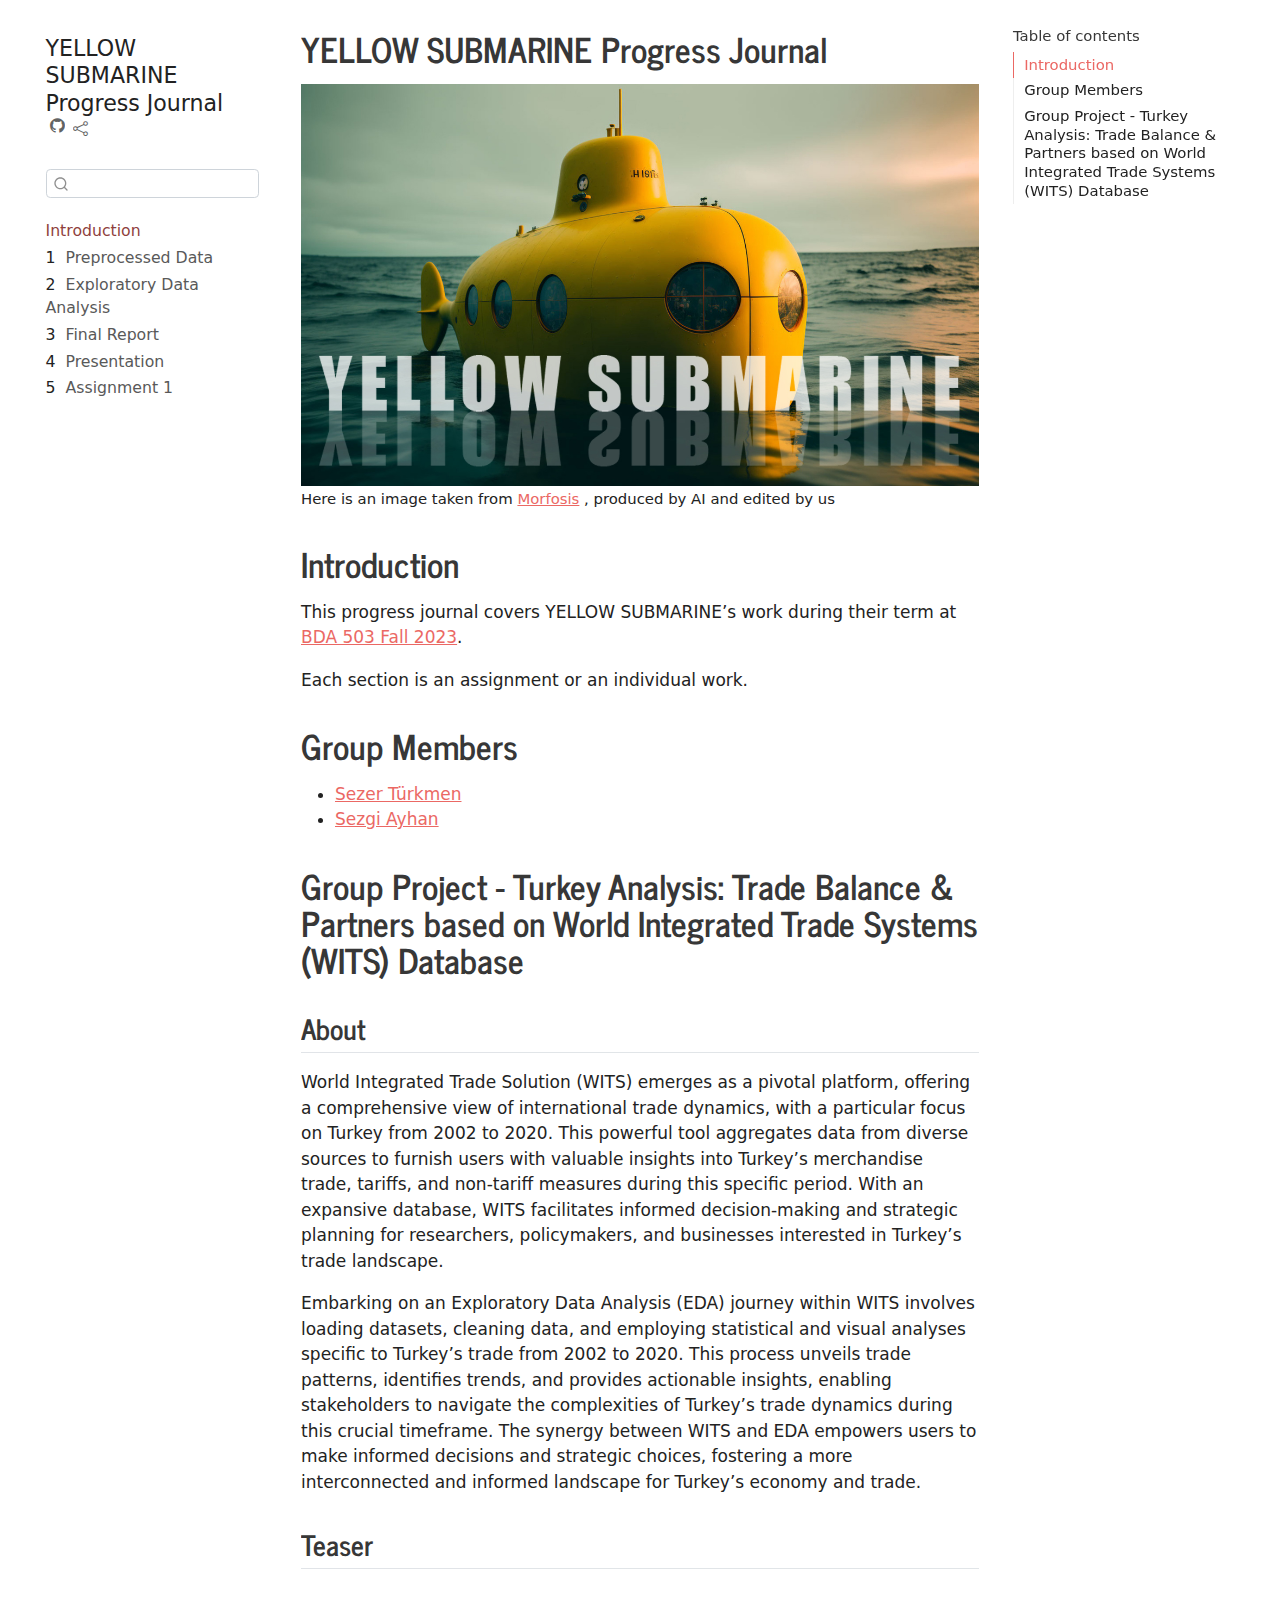
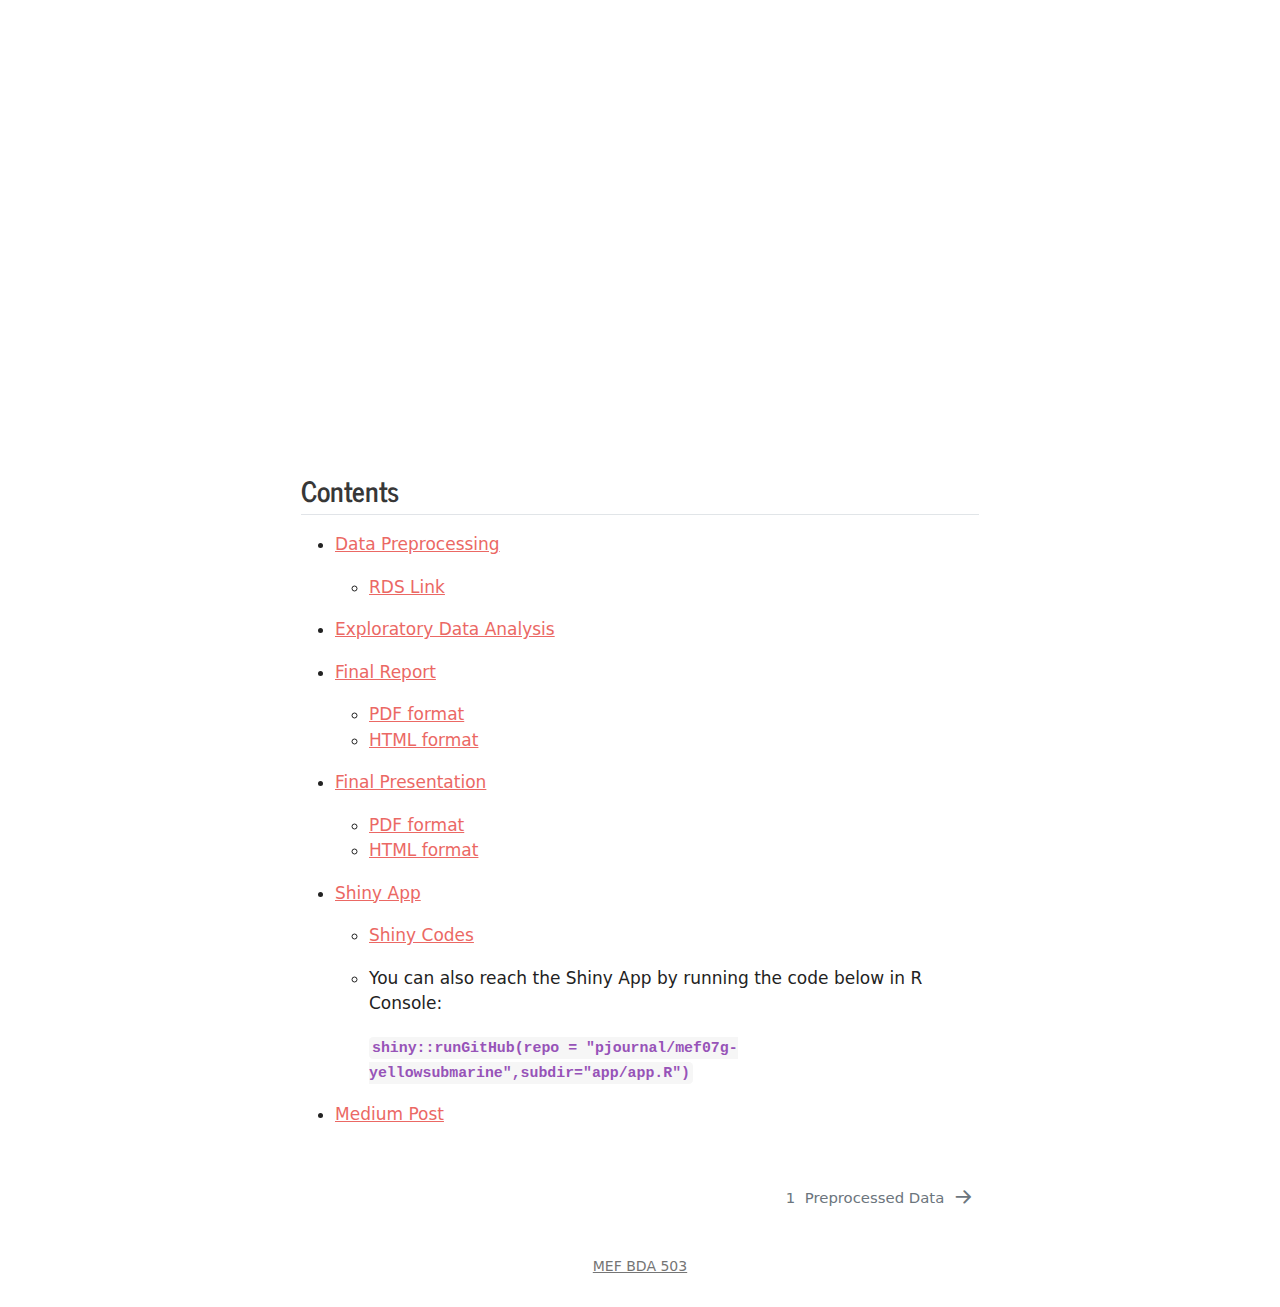
<file: docs/index.html>
<!DOCTYPE html>
<html xmlns="http://www.w3.org/1999/xhtml" lang="en" xml:lang="en"><head>

<meta charset="utf-8">
<meta name="generator" content="quarto-1.3.450">

<meta name="viewport" content="width=device-width, initial-scale=1.0, user-scalable=yes">


<title>YELLOW SUBMARINE Progress Journal</title>
<style>
code{white-space: pre-wrap;}
span.smallcaps{font-variant: small-caps;}
div.columns{display: flex; gap: min(4vw, 1.5em);}
div.column{flex: auto; overflow-x: auto;}
div.hanging-indent{margin-left: 1.5em; text-indent: -1.5em;}
ul.task-list{list-style: none;}
ul.task-list li input[type="checkbox"] {
  width: 0.8em;
  margin: 0 0.8em 0.2em -1em; /* quarto-specific, see https://github.com/quarto-dev/quarto-cli/issues/4556 */ 
  vertical-align: middle;
}
</style>


<script src="site_libs/quarto-nav/quarto-nav.js"></script>
<script src="site_libs/quarto-nav/headroom.min.js"></script>
<script src="site_libs/clipboard/clipboard.min.js"></script>
<script src="site_libs/quarto-search/autocomplete.umd.js"></script>
<script src="site_libs/quarto-search/fuse.min.js"></script>
<script src="site_libs/quarto-search/quarto-search.js"></script>
<meta name="quarto:offset" content="./">
<link href="./preprocesseddata.html" rel="next">
<script src="site_libs/quarto-html/quarto.js"></script>
<script src="site_libs/quarto-html/popper.min.js"></script>
<script src="site_libs/quarto-html/tippy.umd.min.js"></script>
<script src="site_libs/quarto-html/anchor.min.js"></script>
<link href="site_libs/quarto-html/tippy.css" rel="stylesheet">
<link href="site_libs/quarto-html/quarto-syntax-highlighting.css" rel="stylesheet" id="quarto-text-highlighting-styles">
<script src="site_libs/bootstrap/bootstrap.min.js"></script>
<link href="site_libs/bootstrap/bootstrap-icons.css" rel="stylesheet">
<link href="site_libs/bootstrap/bootstrap.min.css" rel="stylesheet" id="quarto-bootstrap" data-mode="light">
<script id="quarto-search-options" type="application/json">{
  "location": "sidebar",
  "copy-button": false,
  "collapse-after": 3,
  "panel-placement": "start",
  "type": "textbox",
  "limit": 20,
  "language": {
    "search-no-results-text": "No results",
    "search-matching-documents-text": "matching documents",
    "search-copy-link-title": "Copy link to search",
    "search-hide-matches-text": "Hide additional matches",
    "search-more-match-text": "more match in this document",
    "search-more-matches-text": "more matches in this document",
    "search-clear-button-title": "Clear",
    "search-detached-cancel-button-title": "Cancel",
    "search-submit-button-title": "Submit",
    "search-label": "Search"
  }
}</script>


</head>

<body class="nav-sidebar floating">

<div id="quarto-search-results"></div>
  <header id="quarto-header" class="headroom fixed-top">
  <nav class="quarto-secondary-nav">
    <div class="container-fluid d-flex">
      <button type="button" class="quarto-btn-toggle btn" data-bs-toggle="collapse" data-bs-target="#quarto-sidebar,#quarto-sidebar-glass" aria-controls="quarto-sidebar" aria-expanded="false" aria-label="Toggle sidebar navigation" onclick="if (window.quartoToggleHeadroom) { window.quartoToggleHeadroom(); }">
        <i class="bi bi-layout-text-sidebar-reverse"></i>
      </button>
      <nav class="quarto-page-breadcrumbs" aria-label="breadcrumb"><ol class="breadcrumb"><li class="breadcrumb-item"><a href="./index.html">Introduction</a></li></ol></nav>
      <a class="flex-grow-1" role="button" data-bs-toggle="collapse" data-bs-target="#quarto-sidebar,#quarto-sidebar-glass" aria-controls="quarto-sidebar" aria-expanded="false" aria-label="Toggle sidebar navigation" onclick="if (window.quartoToggleHeadroom) { window.quartoToggleHeadroom(); }">      
      </a>
      <button type="button" class="btn quarto-search-button" aria-label="" onclick="window.quartoOpenSearch();">
        <i class="bi bi-search"></i>
      </button>
    </div>
  </nav>
</header>
<!-- content -->
<div id="quarto-content" class="quarto-container page-columns page-rows-contents page-layout-article">
<!-- sidebar -->
  <nav id="quarto-sidebar" class="sidebar collapse collapse-horizontal sidebar-navigation floating overflow-auto">
    <div class="pt-lg-2 mt-2 text-left sidebar-header">
    <div class="sidebar-title mb-0 py-0">
      <a href="./">YELLOW SUBMARINE Progress Journal</a> 
        <div class="sidebar-tools-main">
    <a href="https://github.com/pjournal/mef07g-yellowsubmarine" rel="" title="Source Code" class="quarto-navigation-tool px-1" aria-label="Source Code"><i class="bi bi-github"></i></a>
    <div class="dropdown">
      <a href="" title="Share" id="quarto-navigation-tool-dropdown-0" class="quarto-navigation-tool dropdown-toggle px-1" data-bs-toggle="dropdown" aria-expanded="false" aria-label="Share"><i class="bi bi-share"></i></a>
      <ul class="dropdown-menu" aria-labelledby="quarto-navigation-tool-dropdown-0">
          <li>
            <a class="dropdown-item sidebar-tools-main-item" href="https://twitter.com/intent/tweet?url=|url|">
              <i class="bi bi-bi-twitter pe-1"></i>
            Twitter
            </a>
          </li>
          <li>
            <a class="dropdown-item sidebar-tools-main-item" href="https://www.facebook.com/sharer/sharer.php?u=|url|">
              <i class="bi bi-bi-facebook pe-1"></i>
            Facebook
            </a>
          </li>
      </ul>
    </div>
</div>
    </div>
      </div>
        <div class="mt-2 flex-shrink-0 align-items-center">
        <div class="sidebar-search">
        <div id="quarto-search" class="" title="Search"></div>
        </div>
        </div>
    <div class="sidebar-menu-container"> 
    <ul class="list-unstyled mt-1">
        <li class="sidebar-item">
  <div class="sidebar-item-container"> 
  <a href="./index.html" class="sidebar-item-text sidebar-link active">
 <span class="menu-text">Introduction</span></a>
  </div>
</li>
        <li class="sidebar-item">
  <div class="sidebar-item-container"> 
  <a href="./preprocesseddata.html" class="sidebar-item-text sidebar-link">
 <span class="menu-text"><span class="chapter-number">1</span>&nbsp; <span class="chapter-title">Preprocessed Data</span></span></a>
  </div>
</li>
        <li class="sidebar-item">
  <div class="sidebar-item-container"> 
  <a href="./exploratorydataanalysis.html" class="sidebar-item-text sidebar-link">
 <span class="menu-text"><span class="chapter-number">2</span>&nbsp; <span class="chapter-title">Exploratory Data Analysis</span></span></a>
  </div>
</li>
        <li class="sidebar-item">
  <div class="sidebar-item-container"> 
  <a href="./finalreport.html" class="sidebar-item-text sidebar-link">
 <span class="menu-text"><span class="chapter-number">3</span>&nbsp; <span class="chapter-title">Final Report</span></span></a>
  </div>
</li>
        <li class="sidebar-item">
  <div class="sidebar-item-container"> 
  <a href="./presentation.html" class="sidebar-item-text sidebar-link">
 <span class="menu-text"><span class="chapter-number">4</span>&nbsp; <span class="chapter-title">Presentation</span></span></a>
  </div>
</li>
        <li class="sidebar-item">
  <div class="sidebar-item-container"> 
  <a href="./assignment1.html" class="sidebar-item-text sidebar-link">
 <span class="menu-text"><span class="chapter-number">5</span>&nbsp; <span class="chapter-title">Assignment 1</span></span></a>
  </div>
</li>
    </ul>
    </div>
</nav>
<div id="quarto-sidebar-glass" data-bs-toggle="collapse" data-bs-target="#quarto-sidebar,#quarto-sidebar-glass"></div>
<!-- margin-sidebar -->
    <div id="quarto-margin-sidebar" class="sidebar margin-sidebar">
        <nav id="TOC" role="doc-toc" class="toc-active">
    <h2 id="toc-title">Table of contents</h2>
   
  <ul>
  <li><a href="#introduction" id="toc-introduction" class="nav-link active" data-scroll-target="#introduction">Introduction</a></li>
  <li><a href="#group-members" id="toc-group-members" class="nav-link" data-scroll-target="#group-members">Group Members</a></li>
  <li><a href="#group-project---turkey-analysis-trade-balance-partners-based-on-world-integrated-trade-systems-wits-database" id="toc-group-project---turkey-analysis-trade-balance-partners-based-on-world-integrated-trade-systems-wits-database" class="nav-link" data-scroll-target="#group-project---turkey-analysis-trade-balance-partners-based-on-world-integrated-trade-systems-wits-database">Group Project - Turkey Analysis: Trade Balance &amp; Partners based on World Integrated Trade Systems (WITS) Database</a>
  <ul class="collapse">
  <li><a href="#about" id="toc-about" class="nav-link" data-scroll-target="#about">About</a></li>
  <li><a href="#teaser" id="toc-teaser" class="nav-link" data-scroll-target="#teaser">Teaser</a></li>
  <li><a href="#contents" id="toc-contents" class="nav-link" data-scroll-target="#contents">Contents</a></li>
  </ul></li>
  </ul>
</nav>
    </div>
<!-- main -->
<main class="content" id="quarto-document-content">

<header id="title-block-header" class="quarto-title-block default">
<div class="quarto-title">
<h1 class="title">YELLOW SUBMARINE Progress Journal</h1>
</div>



<div class="quarto-title-meta">

    
  
    
  </div>
  

</header>

<p><img src="cover.jpg" class="img-fluid" data-fig-align="center" width="800"> <small>Here is an image taken from <a href="https://morfosis.mx/">Morfosis</a> , produced by AI and edited by us</small></p>
<section id="introduction" class="level1 unnumbered">
<h1 class="unnumbered">Introduction</h1>
<!-- DO NOT TOUCH THIS PART EXCEPT FILLING YOUR OR YOUR GROUP's NAME -->
<p>This progress journal covers YELLOW SUBMARINE’s work during their term at <a href="https://mef-bda503.github.io/fall23/">BDA 503 Fall 2023</a>.</p>
<p>Each section is an assignment or an individual work.</p>
<!-- IF THIS IS A GROUP UNCOMMENT BELOW -->
</section>
<section id="group-members" class="level1">
<h1>Group Members</h1>
<ul>
<li><a href="https://pjournal.github.io/mef07-sezerlucianturkmen/">Sezer Türkmen</a><br>
</li>
<li><a href="https://pjournal.github.io/mef07-sezgia/">Sezgi Ayhan</a></li>
</ul>
</section>
<section id="group-project---turkey-analysis-trade-balance-partners-based-on-world-integrated-trade-systems-wits-database" class="level1">
<h1>Group Project - Turkey Analysis: Trade Balance &amp; Partners based on World Integrated Trade Systems (WITS) Database</h1>
<section id="about" class="level2">
<h2 class="anchored" data-anchor-id="about">About</h2>
<p>World Integrated Trade Solution (WITS) emerges as a pivotal platform, offering a comprehensive view of international trade dynamics, with a particular focus on Turkey from 2002 to 2020. This powerful tool aggregates data from diverse sources to furnish users with valuable insights into Turkey’s merchandise trade, tariffs, and non-tariff measures during this specific period. With an expansive database, WITS facilitates informed decision-making and strategic planning for researchers, policymakers, and businesses interested in Turkey’s trade landscape.</p>
<p>Embarking on an Exploratory Data Analysis (EDA) journey within WITS involves loading datasets, cleaning data, and employing statistical and visual analyses specific to Turkey’s trade from 2002 to 2020. This process unveils trade patterns, identifies trends, and provides actionable insights, enabling stakeholders to navigate the complexities of Turkey’s trade dynamics during this crucial timeframe. The synergy between WITS and EDA empowers users to make informed decisions and strategic choices, fostering a more interconnected and informed landscape for Turkey’s economy and trade.</p>
</section>
<section id="teaser" class="level2">
<h2 class="anchored" data-anchor-id="teaser">Teaser</h2>
<div style="text-align: center;">
<iframe width="750" height="430" src="https://www.youtube.com/embed/7osS1YQZPSQ" frameborder="0" allowfullscreen="" style="display: inline-block;">
</iframe>

</div>
</section>
<section id="contents" class="level2">
<h2 class="anchored" data-anchor-id="contents">Contents</h2>
<ul>
<li><p><a href="docs/preprocesseddata.html">Data Preprocessing</a></p>
<ul>
<li><a href="https://github.com/pjournal/mef07g-yellowsubmarine/blob/main/wits_data.rds">RDS Link</a></li>
</ul></li>
<li><p><a href="exploratorydataanalysis.html">Exploratory Data Analysis</a></p></li>
<li><p><a href="finalreport.html">Final Report</a></p>
<ul>
<li><a href="finalreport.pdf">PDF format</a></li>
<li><a href="finalreport.html">HTML format</a></li>
</ul></li>
<li><p><a href="finalpresantation.html">Final Presentation</a></p>
<ul>
<li><a href="finalpresentation.pdf">PDF format</a></li>
<li><a href="finalpresantation.html">HTML format</a></li>
</ul></li>
<li><p><a href="https://sezerlucianturkmen.shinyapps.io/yellowsubmarine/">Shiny App</a></p>
<ul>
<li><p><a href="https://github.com/pjournal/mef07g-yellowsubmarine/blob/main/app/app.R">Shiny Codes</a></p></li>
<li><p>You can also reach the Shiny App by running the code below in R Console:</p>
<p><strong><code>shiny::runGitHub(repo = "pjournal/mef07g-yellowsubmarine",subdir="app/app.R")</code></strong></p></li>
</ul></li>
<li><p><a href="https://medium.com/eda-journal/a-turkey-analysis-trade-balance-partners-based-on-world-integrated-trade-systems-wits-database-ecaf9597204c">Medium Post</a></p></li>
</ul>


</section>
</section>

</main> <!-- /main -->
<script id="quarto-html-after-body" type="application/javascript">
window.document.addEventListener("DOMContentLoaded", function (event) {
  const toggleBodyColorMode = (bsSheetEl) => {
    const mode = bsSheetEl.getAttribute("data-mode");
    const bodyEl = window.document.querySelector("body");
    if (mode === "dark") {
      bodyEl.classList.add("quarto-dark");
      bodyEl.classList.remove("quarto-light");
    } else {
      bodyEl.classList.add("quarto-light");
      bodyEl.classList.remove("quarto-dark");
    }
  }
  const toggleBodyColorPrimary = () => {
    const bsSheetEl = window.document.querySelector("link#quarto-bootstrap");
    if (bsSheetEl) {
      toggleBodyColorMode(bsSheetEl);
    }
  }
  toggleBodyColorPrimary();  
  const icon = "";
  const anchorJS = new window.AnchorJS();
  anchorJS.options = {
    placement: 'right',
    icon: icon
  };
  anchorJS.add('.anchored');
  const isCodeAnnotation = (el) => {
    for (const clz of el.classList) {
      if (clz.startsWith('code-annotation-')) {                     
        return true;
      }
    }
    return false;
  }
  const clipboard = new window.ClipboardJS('.code-copy-button', {
    text: function(trigger) {
      const codeEl = trigger.previousElementSibling.cloneNode(true);
      for (const childEl of codeEl.children) {
        if (isCodeAnnotation(childEl)) {
          childEl.remove();
        }
      }
      return codeEl.innerText;
    }
  });
  clipboard.on('success', function(e) {
    // button target
    const button = e.trigger;
    // don't keep focus
    button.blur();
    // flash "checked"
    button.classList.add('code-copy-button-checked');
    var currentTitle = button.getAttribute("title");
    button.setAttribute("title", "Copied!");
    let tooltip;
    if (window.bootstrap) {
      button.setAttribute("data-bs-toggle", "tooltip");
      button.setAttribute("data-bs-placement", "left");
      button.setAttribute("data-bs-title", "Copied!");
      tooltip = new bootstrap.Tooltip(button, 
        { trigger: "manual", 
          customClass: "code-copy-button-tooltip",
          offset: [0, -8]});
      tooltip.show();    
    }
    setTimeout(function() {
      if (tooltip) {
        tooltip.hide();
        button.removeAttribute("data-bs-title");
        button.removeAttribute("data-bs-toggle");
        button.removeAttribute("data-bs-placement");
      }
      button.setAttribute("title", currentTitle);
      button.classList.remove('code-copy-button-checked');
    }, 1000);
    // clear code selection
    e.clearSelection();
  });
  function tippyHover(el, contentFn) {
    const config = {
      allowHTML: true,
      content: contentFn,
      maxWidth: 500,
      delay: 100,
      arrow: false,
      appendTo: function(el) {
          return el.parentElement;
      },
      interactive: true,
      interactiveBorder: 10,
      theme: 'quarto',
      placement: 'bottom-start'
    };
    window.tippy(el, config); 
  }
  const noterefs = window.document.querySelectorAll('a[role="doc-noteref"]');
  for (var i=0; i<noterefs.length; i++) {
    const ref = noterefs[i];
    tippyHover(ref, function() {
      // use id or data attribute instead here
      let href = ref.getAttribute('data-footnote-href') || ref.getAttribute('href');
      try { href = new URL(href).hash; } catch {}
      const id = href.replace(/^#\/?/, "");
      const note = window.document.getElementById(id);
      return note.innerHTML;
    });
  }
      let selectedAnnoteEl;
      const selectorForAnnotation = ( cell, annotation) => {
        let cellAttr = 'data-code-cell="' + cell + '"';
        let lineAttr = 'data-code-annotation="' +  annotation + '"';
        const selector = 'span[' + cellAttr + '][' + lineAttr + ']';
        return selector;
      }
      const selectCodeLines = (annoteEl) => {
        const doc = window.document;
        const targetCell = annoteEl.getAttribute("data-target-cell");
        const targetAnnotation = annoteEl.getAttribute("data-target-annotation");
        const annoteSpan = window.document.querySelector(selectorForAnnotation(targetCell, targetAnnotation));
        const lines = annoteSpan.getAttribute("data-code-lines").split(",");
        const lineIds = lines.map((line) => {
          return targetCell + "-" + line;
        })
        let top = null;
        let height = null;
        let parent = null;
        if (lineIds.length > 0) {
            //compute the position of the single el (top and bottom and make a div)
            const el = window.document.getElementById(lineIds[0]);
            top = el.offsetTop;
            height = el.offsetHeight;
            parent = el.parentElement.parentElement;
          if (lineIds.length > 1) {
            const lastEl = window.document.getElementById(lineIds[lineIds.length - 1]);
            const bottom = lastEl.offsetTop + lastEl.offsetHeight;
            height = bottom - top;
          }
          if (top !== null && height !== null && parent !== null) {
            // cook up a div (if necessary) and position it 
            let div = window.document.getElementById("code-annotation-line-highlight");
            if (div === null) {
              div = window.document.createElement("div");
              div.setAttribute("id", "code-annotation-line-highlight");
              div.style.position = 'absolute';
              parent.appendChild(div);
            }
            div.style.top = top - 2 + "px";
            div.style.height = height + 4 + "px";
            let gutterDiv = window.document.getElementById("code-annotation-line-highlight-gutter");
            if (gutterDiv === null) {
              gutterDiv = window.document.createElement("div");
              gutterDiv.setAttribute("id", "code-annotation-line-highlight-gutter");
              gutterDiv.style.position = 'absolute';
              const codeCell = window.document.getElementById(targetCell);
              const gutter = codeCell.querySelector('.code-annotation-gutter');
              gutter.appendChild(gutterDiv);
            }
            gutterDiv.style.top = top - 2 + "px";
            gutterDiv.style.height = height + 4 + "px";
          }
          selectedAnnoteEl = annoteEl;
        }
      };
      const unselectCodeLines = () => {
        const elementsIds = ["code-annotation-line-highlight", "code-annotation-line-highlight-gutter"];
        elementsIds.forEach((elId) => {
          const div = window.document.getElementById(elId);
          if (div) {
            div.remove();
          }
        });
        selectedAnnoteEl = undefined;
      };
      // Attach click handler to the DT
      const annoteDls = window.document.querySelectorAll('dt[data-target-cell]');
      for (const annoteDlNode of annoteDls) {
        annoteDlNode.addEventListener('click', (event) => {
          const clickedEl = event.target;
          if (clickedEl !== selectedAnnoteEl) {
            unselectCodeLines();
            const activeEl = window.document.querySelector('dt[data-target-cell].code-annotation-active');
            if (activeEl) {
              activeEl.classList.remove('code-annotation-active');
            }
            selectCodeLines(clickedEl);
            clickedEl.classList.add('code-annotation-active');
          } else {
            // Unselect the line
            unselectCodeLines();
            clickedEl.classList.remove('code-annotation-active');
          }
        });
      }
  const findCites = (el) => {
    const parentEl = el.parentElement;
    if (parentEl) {
      const cites = parentEl.dataset.cites;
      if (cites) {
        return {
          el,
          cites: cites.split(' ')
        };
      } else {
        return findCites(el.parentElement)
      }
    } else {
      return undefined;
    }
  };
  var bibliorefs = window.document.querySelectorAll('a[role="doc-biblioref"]');
  for (var i=0; i<bibliorefs.length; i++) {
    const ref = bibliorefs[i];
    const citeInfo = findCites(ref);
    if (citeInfo) {
      tippyHover(citeInfo.el, function() {
        var popup = window.document.createElement('div');
        citeInfo.cites.forEach(function(cite) {
          var citeDiv = window.document.createElement('div');
          citeDiv.classList.add('hanging-indent');
          citeDiv.classList.add('csl-entry');
          var biblioDiv = window.document.getElementById('ref-' + cite);
          if (biblioDiv) {
            citeDiv.innerHTML = biblioDiv.innerHTML;
          }
          popup.appendChild(citeDiv);
        });
        return popup.innerHTML;
      });
    }
  }
});
</script>
<nav class="page-navigation">
  <div class="nav-page nav-page-previous">
  </div>
  <div class="nav-page nav-page-next">
      <a href="./preprocesseddata.html" class="pagination-link">
        <span class="nav-page-text"><span class="chapter-number">1</span>&nbsp; <span class="chapter-title">Preprocessed Data</span></span> <i class="bi bi-arrow-right-short"></i>
      </a>
  </div>
</nav>
</div> <!-- /content -->
<footer class="footer">
  <div class="nav-footer">
    <div class="nav-footer-left">
      &nbsp;
    </div>   
    <div class="nav-footer-center"><a href="https://mef-bda503.github.io">MEF BDA 503</a></div>
    <div class="nav-footer-right">
      &nbsp;
    </div>
  </div>
</footer>



</body></html>
</file>
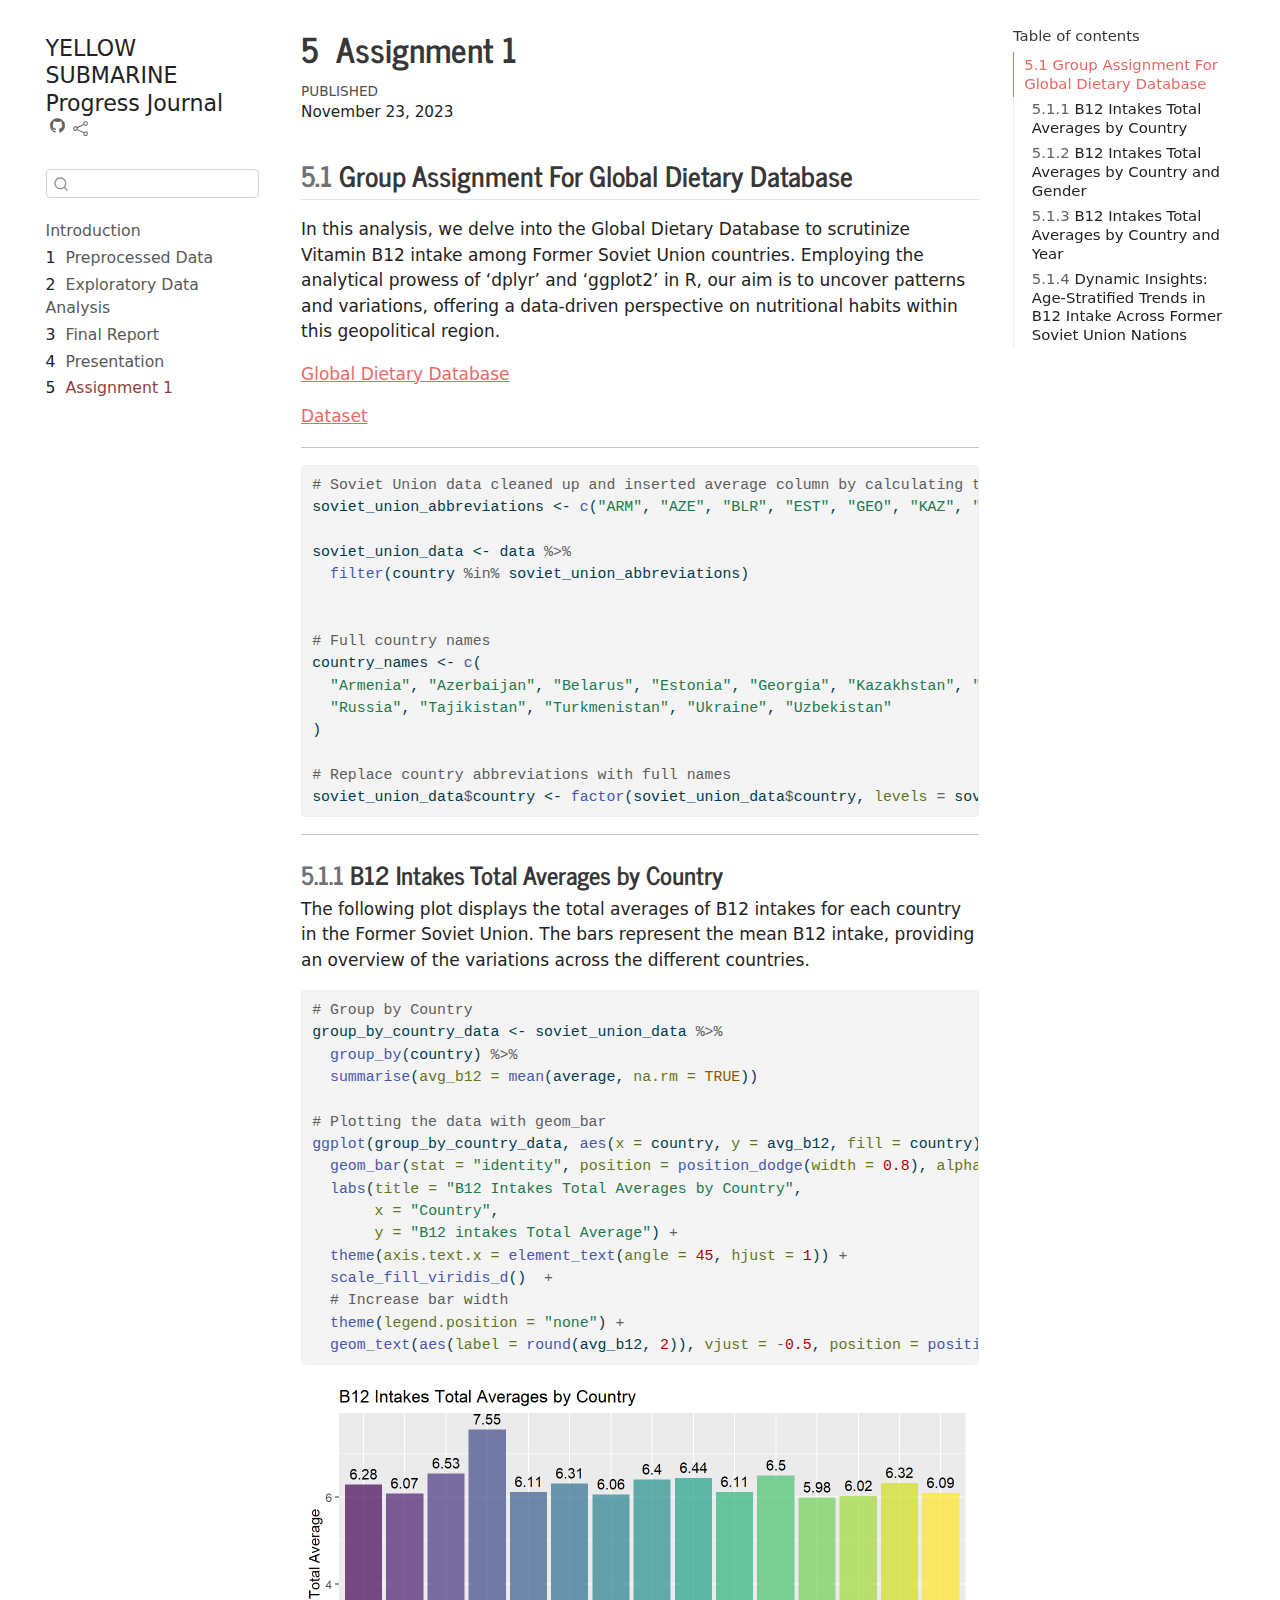
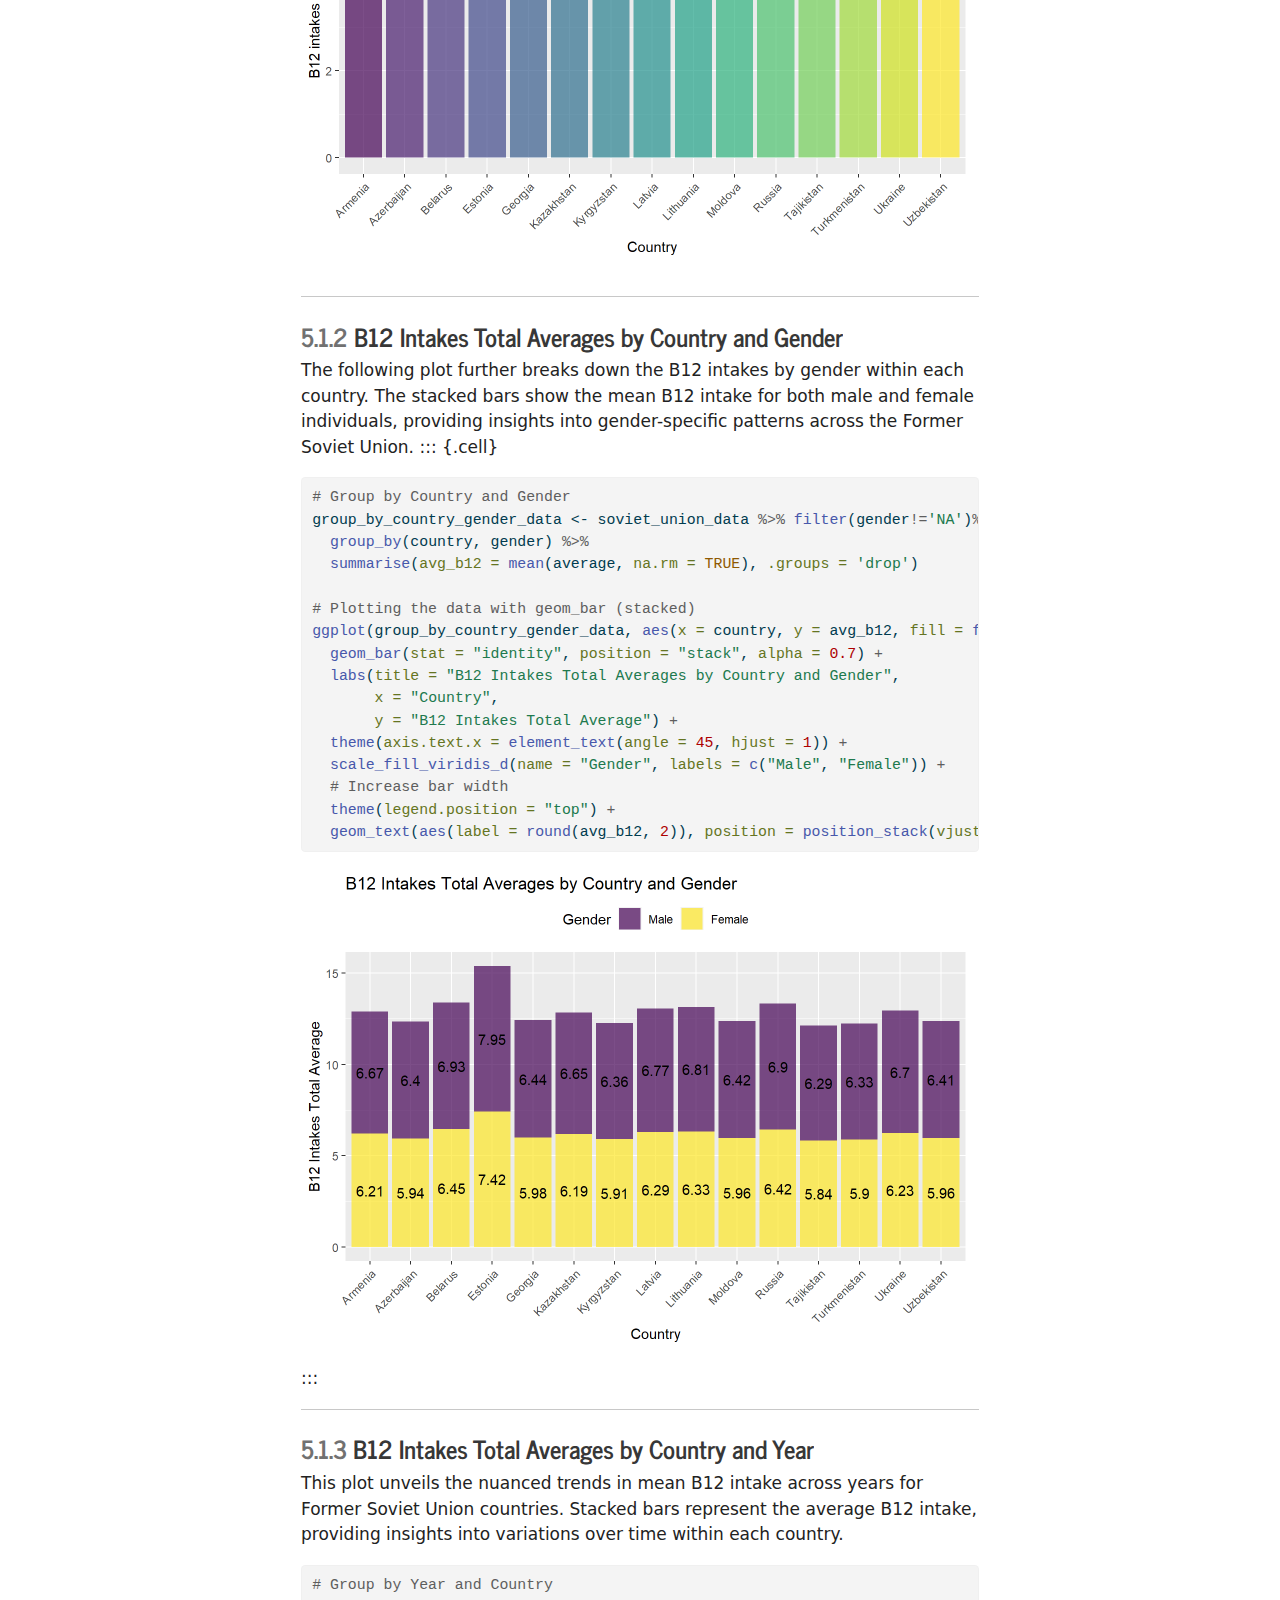
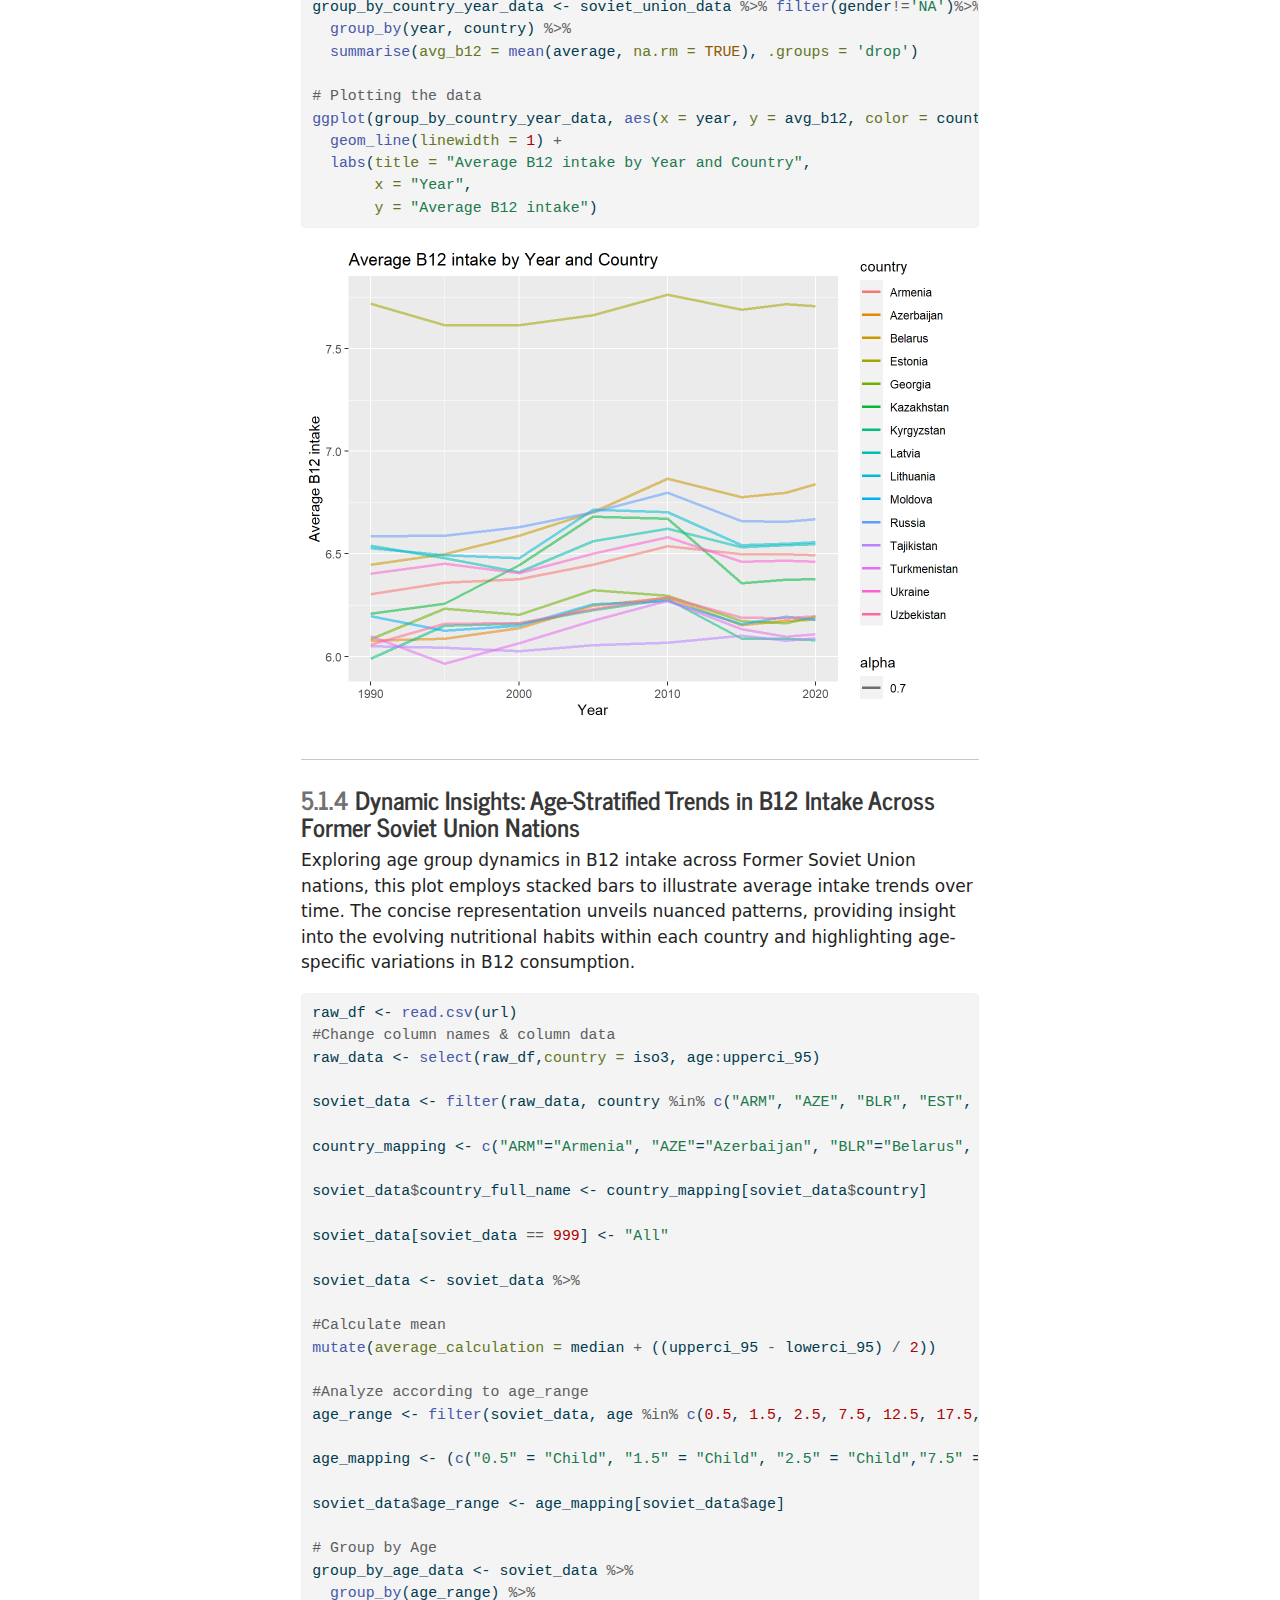
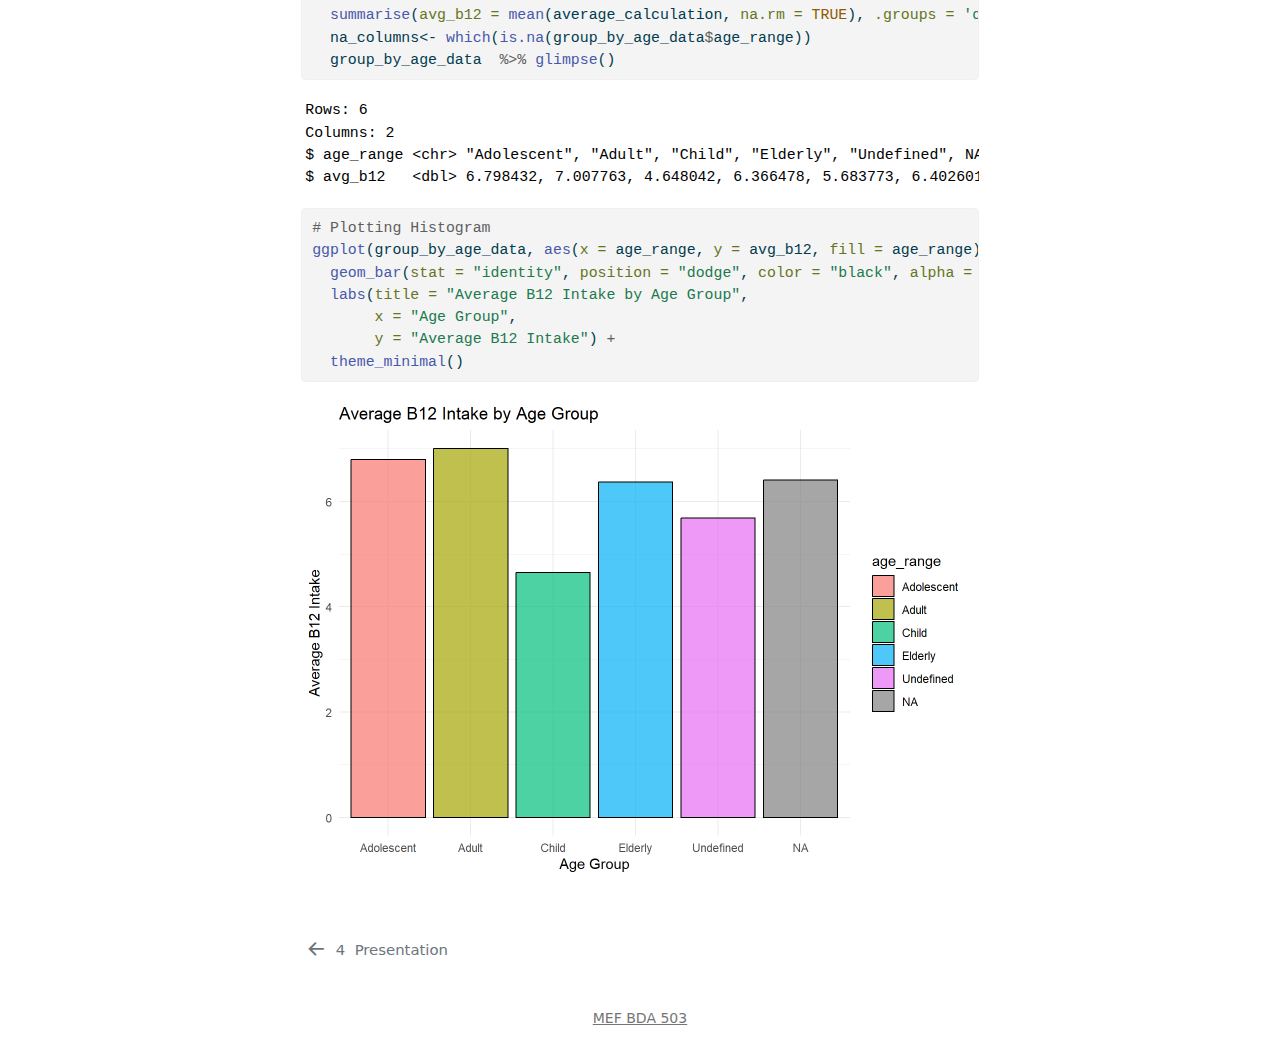
<file: docs/assignment1.html>
<!DOCTYPE html>
<html xmlns="http://www.w3.org/1999/xhtml" lang="en" xml:lang="en"><head>

<meta charset="utf-8">
<meta name="generator" content="quarto-1.3.450">

<meta name="viewport" content="width=device-width, initial-scale=1.0, user-scalable=yes">

<meta name="dcterms.date" content="2023-11-23">

<title>YELLOW SUBMARINE Progress Journal - 5&nbsp; Assignment 1</title>
<style>
code{white-space: pre-wrap;}
span.smallcaps{font-variant: small-caps;}
div.columns{display: flex; gap: min(4vw, 1.5em);}
div.column{flex: auto; overflow-x: auto;}
div.hanging-indent{margin-left: 1.5em; text-indent: -1.5em;}
ul.task-list{list-style: none;}
ul.task-list li input[type="checkbox"] {
  width: 0.8em;
  margin: 0 0.8em 0.2em -1em; /* quarto-specific, see https://github.com/quarto-dev/quarto-cli/issues/4556 */ 
  vertical-align: middle;
}
/* CSS for syntax highlighting */
pre > code.sourceCode { white-space: pre; position: relative; }
pre > code.sourceCode > span { display: inline-block; line-height: 1.25; }
pre > code.sourceCode > span:empty { height: 1.2em; }
.sourceCode { overflow: visible; }
code.sourceCode > span { color: inherit; text-decoration: inherit; }
div.sourceCode { margin: 1em 0; }
pre.sourceCode { margin: 0; }
@media screen {
div.sourceCode { overflow: auto; }
}
@media print {
pre > code.sourceCode { white-space: pre-wrap; }
pre > code.sourceCode > span { text-indent: -5em; padding-left: 5em; }
}
pre.numberSource code
  { counter-reset: source-line 0; }
pre.numberSource code > span
  { position: relative; left: -4em; counter-increment: source-line; }
pre.numberSource code > span > a:first-child::before
  { content: counter(source-line);
    position: relative; left: -1em; text-align: right; vertical-align: baseline;
    border: none; display: inline-block;
    -webkit-touch-callout: none; -webkit-user-select: none;
    -khtml-user-select: none; -moz-user-select: none;
    -ms-user-select: none; user-select: none;
    padding: 0 4px; width: 4em;
  }
pre.numberSource { margin-left: 3em;  padding-left: 4px; }
div.sourceCode
  {   }
@media screen {
pre > code.sourceCode > span > a:first-child::before { text-decoration: underline; }
}
</style>


<script src="site_libs/quarto-nav/quarto-nav.js"></script>
<script src="site_libs/quarto-nav/headroom.min.js"></script>
<script src="site_libs/clipboard/clipboard.min.js"></script>
<script src="site_libs/quarto-search/autocomplete.umd.js"></script>
<script src="site_libs/quarto-search/fuse.min.js"></script>
<script src="site_libs/quarto-search/quarto-search.js"></script>
<meta name="quarto:offset" content="./">
<link href="./presentation.html" rel="prev">
<script src="site_libs/quarto-html/quarto.js"></script>
<script src="site_libs/quarto-html/popper.min.js"></script>
<script src="site_libs/quarto-html/tippy.umd.min.js"></script>
<script src="site_libs/quarto-html/anchor.min.js"></script>
<link href="site_libs/quarto-html/tippy.css" rel="stylesheet">
<link href="site_libs/quarto-html/quarto-syntax-highlighting.css" rel="stylesheet" id="quarto-text-highlighting-styles">
<script src="site_libs/bootstrap/bootstrap.min.js"></script>
<link href="site_libs/bootstrap/bootstrap-icons.css" rel="stylesheet">
<link href="site_libs/bootstrap/bootstrap.min.css" rel="stylesheet" id="quarto-bootstrap" data-mode="light">
<script id="quarto-search-options" type="application/json">{
  "location": "sidebar",
  "copy-button": false,
  "collapse-after": 3,
  "panel-placement": "start",
  "type": "textbox",
  "limit": 20,
  "language": {
    "search-no-results-text": "No results",
    "search-matching-documents-text": "matching documents",
    "search-copy-link-title": "Copy link to search",
    "search-hide-matches-text": "Hide additional matches",
    "search-more-match-text": "more match in this document",
    "search-more-matches-text": "more matches in this document",
    "search-clear-button-title": "Clear",
    "search-detached-cancel-button-title": "Cancel",
    "search-submit-button-title": "Submit",
    "search-label": "Search"
  }
}</script>


</head>

<body class="nav-sidebar floating">

<div id="quarto-search-results"></div>
  <header id="quarto-header" class="headroom fixed-top">
  <nav class="quarto-secondary-nav">
    <div class="container-fluid d-flex">
      <button type="button" class="quarto-btn-toggle btn" data-bs-toggle="collapse" data-bs-target="#quarto-sidebar,#quarto-sidebar-glass" aria-controls="quarto-sidebar" aria-expanded="false" aria-label="Toggle sidebar navigation" onclick="if (window.quartoToggleHeadroom) { window.quartoToggleHeadroom(); }">
        <i class="bi bi-layout-text-sidebar-reverse"></i>
      </button>
      <nav class="quarto-page-breadcrumbs" aria-label="breadcrumb"><ol class="breadcrumb"><li class="breadcrumb-item"><a href="./assignment1.html"><span class="chapter-number">5</span>&nbsp; <span class="chapter-title">Assignment 1</span></a></li></ol></nav>
      <a class="flex-grow-1" role="button" data-bs-toggle="collapse" data-bs-target="#quarto-sidebar,#quarto-sidebar-glass" aria-controls="quarto-sidebar" aria-expanded="false" aria-label="Toggle sidebar navigation" onclick="if (window.quartoToggleHeadroom) { window.quartoToggleHeadroom(); }">      
      </a>
      <button type="button" class="btn quarto-search-button" aria-label="" onclick="window.quartoOpenSearch();">
        <i class="bi bi-search"></i>
      </button>
    </div>
  </nav>
</header>
<!-- content -->
<div id="quarto-content" class="quarto-container page-columns page-rows-contents page-layout-article">
<!-- sidebar -->
  <nav id="quarto-sidebar" class="sidebar collapse collapse-horizontal sidebar-navigation floating overflow-auto">
    <div class="pt-lg-2 mt-2 text-left sidebar-header">
    <div class="sidebar-title mb-0 py-0">
      <a href="./">YELLOW SUBMARINE Progress Journal</a> 
        <div class="sidebar-tools-main">
    <a href="https://github.com/pjournal/mef07g-yellowsubmarine" rel="" title="Source Code" class="quarto-navigation-tool px-1" aria-label="Source Code"><i class="bi bi-github"></i></a>
    <div class="dropdown">
      <a href="" title="Share" id="quarto-navigation-tool-dropdown-0" class="quarto-navigation-tool dropdown-toggle px-1" data-bs-toggle="dropdown" aria-expanded="false" aria-label="Share"><i class="bi bi-share"></i></a>
      <ul class="dropdown-menu" aria-labelledby="quarto-navigation-tool-dropdown-0">
          <li>
            <a class="dropdown-item sidebar-tools-main-item" href="https://twitter.com/intent/tweet?url=|url|">
              <i class="bi bi-bi-twitter pe-1"></i>
            Twitter
            </a>
          </li>
          <li>
            <a class="dropdown-item sidebar-tools-main-item" href="https://www.facebook.com/sharer/sharer.php?u=|url|">
              <i class="bi bi-bi-facebook pe-1"></i>
            Facebook
            </a>
          </li>
      </ul>
    </div>
</div>
    </div>
      </div>
        <div class="mt-2 flex-shrink-0 align-items-center">
        <div class="sidebar-search">
        <div id="quarto-search" class="" title="Search"></div>
        </div>
        </div>
    <div class="sidebar-menu-container"> 
    <ul class="list-unstyled mt-1">
        <li class="sidebar-item">
  <div class="sidebar-item-container"> 
  <a href="./index.html" class="sidebar-item-text sidebar-link">
 <span class="menu-text">Introduction</span></a>
  </div>
</li>
        <li class="sidebar-item">
  <div class="sidebar-item-container"> 
  <a href="./preprocesseddata.html" class="sidebar-item-text sidebar-link">
 <span class="menu-text"><span class="chapter-number">1</span>&nbsp; <span class="chapter-title">Preprocessed Data</span></span></a>
  </div>
</li>
        <li class="sidebar-item">
  <div class="sidebar-item-container"> 
  <a href="./exploratorydataanalysis.html" class="sidebar-item-text sidebar-link">
 <span class="menu-text"><span class="chapter-number">2</span>&nbsp; <span class="chapter-title">Exploratory Data Analysis</span></span></a>
  </div>
</li>
        <li class="sidebar-item">
  <div class="sidebar-item-container"> 
  <a href="./finalreport.html" class="sidebar-item-text sidebar-link">
 <span class="menu-text"><span class="chapter-number">3</span>&nbsp; <span class="chapter-title">Final Report</span></span></a>
  </div>
</li>
        <li class="sidebar-item">
  <div class="sidebar-item-container"> 
  <a href="./presentation.html" class="sidebar-item-text sidebar-link">
 <span class="menu-text"><span class="chapter-number">4</span>&nbsp; <span class="chapter-title">Presentation</span></span></a>
  </div>
</li>
        <li class="sidebar-item">
  <div class="sidebar-item-container"> 
  <a href="./assignment1.html" class="sidebar-item-text sidebar-link active">
 <span class="menu-text"><span class="chapter-number">5</span>&nbsp; <span class="chapter-title">Assignment 1</span></span></a>
  </div>
</li>
    </ul>
    </div>
</nav>
<div id="quarto-sidebar-glass" data-bs-toggle="collapse" data-bs-target="#quarto-sidebar,#quarto-sidebar-glass"></div>
<!-- margin-sidebar -->
    <div id="quarto-margin-sidebar" class="sidebar margin-sidebar">
        <nav id="TOC" role="doc-toc" class="toc-active">
    <h2 id="toc-title">Table of contents</h2>
   
  <ul>
  <li><a href="#group-assignment-for-global-dietary-database" id="toc-group-assignment-for-global-dietary-database" class="nav-link active" data-scroll-target="#group-assignment-for-global-dietary-database"><span class="header-section-number">5.1</span> Group Assignment For Global Dietary Database</a>
  <ul class="collapse">
  <li><a href="#b12-intakes-total-averages-by-country" id="toc-b12-intakes-total-averages-by-country" class="nav-link" data-scroll-target="#b12-intakes-total-averages-by-country"><span class="header-section-number">5.1.1</span> B12 Intakes Total Averages by Country</a></li>
  <li><a href="#b12-intakes-total-averages-by-country-and-gender" id="toc-b12-intakes-total-averages-by-country-and-gender" class="nav-link" data-scroll-target="#b12-intakes-total-averages-by-country-and-gender"><span class="header-section-number">5.1.2</span> B12 Intakes Total Averages by Country and Gender</a></li>
  <li><a href="#b12-intakes-total-averages-by-country-and-year" id="toc-b12-intakes-total-averages-by-country-and-year" class="nav-link" data-scroll-target="#b12-intakes-total-averages-by-country-and-year"><span class="header-section-number">5.1.3</span> B12 Intakes Total Averages by Country and Year</a></li>
  <li><a href="#dynamic-insights-age-stratified-trends-in-b12-intake-across-former-soviet-union-nations" id="toc-dynamic-insights-age-stratified-trends-in-b12-intake-across-former-soviet-union-nations" class="nav-link" data-scroll-target="#dynamic-insights-age-stratified-trends-in-b12-intake-across-former-soviet-union-nations"><span class="header-section-number">5.1.4</span> Dynamic Insights: Age-Stratified Trends in B12 Intake Across Former Soviet Union Nations</a></li>
  </ul></li>
  </ul>
</nav>
    </div>
<!-- main -->
<main class="content" id="quarto-document-content">

<header id="title-block-header" class="quarto-title-block default">
<div class="quarto-title">
<h1 class="title"><span class="chapter-number">5</span>&nbsp; <span class="chapter-title">Assignment 1</span></h1>
</div>



<div class="quarto-title-meta">

    
    <div>
    <div class="quarto-title-meta-heading">Published</div>
    <div class="quarto-title-meta-contents">
      <p class="date">November 23, 2023</p>
    </div>
  </div>
  
    
  </div>
  

</header>

<section id="group-assignment-for-global-dietary-database" class="level2" data-number="5.1">
<h2 data-number="5.1" class="anchored" data-anchor-id="group-assignment-for-global-dietary-database"><span class="header-section-number">5.1</span> Group Assignment For Global Dietary Database</h2>
<p>In this analysis, we delve into the Global Dietary Database to scrutinize Vitamin B12 intake among Former Soviet Union countries. Employing the analytical prowess of ‘dplyr’ and ‘ggplot2’ in R, our aim is to uncover patterns and variations, offering a data-driven perspective on nutritional habits within this geopolitical region.</p>
<p><a href="https://globaldietarydatabase.org/">Global Dietary Database</a></p>
<p><a href="https://raw.githubusercontent.com/berkorbay/datasets/master/gdd/gdd_b12_levels.csv">Dataset</a></p>
<hr>
<div class="cell">
<div class="sourceCode cell-code" id="cb1"><pre class="sourceCode r code-with-copy"><code class="sourceCode r"><span id="cb1-1"><a href="#cb1-1" aria-hidden="true" tabindex="-1"></a><span class="co"># Soviet Union data cleaned up and inserted average column by calculating the mean</span></span>
<span id="cb1-2"><a href="#cb1-2" aria-hidden="true" tabindex="-1"></a>soviet_union_abbreviations <span class="ot">&lt;-</span> <span class="fu">c</span>(<span class="st">"ARM"</span>, <span class="st">"AZE"</span>, <span class="st">"BLR"</span>, <span class="st">"EST"</span>, <span class="st">"GEO"</span>, <span class="st">"KAZ"</span>, <span class="st">"KGZ"</span>, <span class="st">"LVA"</span>, <span class="st">"LTU"</span>, <span class="st">"MDA"</span>, <span class="st">"RUS"</span>, <span class="st">"TJK"</span>, <span class="st">"TKM"</span>, <span class="st">"UKR"</span>, <span class="st">"UZB"</span>)</span>
<span id="cb1-3"><a href="#cb1-3" aria-hidden="true" tabindex="-1"></a></span>
<span id="cb1-4"><a href="#cb1-4" aria-hidden="true" tabindex="-1"></a>soviet_union_data <span class="ot">&lt;-</span> data <span class="sc">%&gt;%</span></span>
<span id="cb1-5"><a href="#cb1-5" aria-hidden="true" tabindex="-1"></a>  <span class="fu">filter</span>(country <span class="sc">%in%</span> soviet_union_abbreviations)</span>
<span id="cb1-6"><a href="#cb1-6" aria-hidden="true" tabindex="-1"></a></span>
<span id="cb1-7"><a href="#cb1-7" aria-hidden="true" tabindex="-1"></a></span>
<span id="cb1-8"><a href="#cb1-8" aria-hidden="true" tabindex="-1"></a><span class="co"># Full country names</span></span>
<span id="cb1-9"><a href="#cb1-9" aria-hidden="true" tabindex="-1"></a>country_names <span class="ot">&lt;-</span> <span class="fu">c</span>(</span>
<span id="cb1-10"><a href="#cb1-10" aria-hidden="true" tabindex="-1"></a>  <span class="st">"Armenia"</span>, <span class="st">"Azerbaijan"</span>, <span class="st">"Belarus"</span>, <span class="st">"Estonia"</span>, <span class="st">"Georgia"</span>, <span class="st">"Kazakhstan"</span>, <span class="st">"Kyrgyzstan"</span>, <span class="st">"Latvia"</span>, <span class="st">"Lithuania"</span>, <span class="st">"Moldova"</span>,</span>
<span id="cb1-11"><a href="#cb1-11" aria-hidden="true" tabindex="-1"></a>  <span class="st">"Russia"</span>, <span class="st">"Tajikistan"</span>, <span class="st">"Turkmenistan"</span>, <span class="st">"Ukraine"</span>, <span class="st">"Uzbekistan"</span></span>
<span id="cb1-12"><a href="#cb1-12" aria-hidden="true" tabindex="-1"></a>)</span>
<span id="cb1-13"><a href="#cb1-13" aria-hidden="true" tabindex="-1"></a></span>
<span id="cb1-14"><a href="#cb1-14" aria-hidden="true" tabindex="-1"></a><span class="co"># Replace country abbreviations with full names</span></span>
<span id="cb1-15"><a href="#cb1-15" aria-hidden="true" tabindex="-1"></a>soviet_union_data<span class="sc">$</span>country <span class="ot">&lt;-</span> <span class="fu">factor</span>(soviet_union_data<span class="sc">$</span>country, <span class="at">levels =</span> soviet_union_abbreviations, <span class="at">labels =</span> country_names)</span></code><button title="Copy to Clipboard" class="code-copy-button"><i class="bi"></i></button></pre></div>
</div>
<hr>
<section id="b12-intakes-total-averages-by-country" class="level3" data-number="5.1.1">
<h3 data-number="5.1.1" class="anchored" data-anchor-id="b12-intakes-total-averages-by-country"><span class="header-section-number">5.1.1</span> B12 Intakes Total Averages by Country</h3>
<p>The following plot displays the total averages of B12 intakes for each country in the Former Soviet Union. The bars represent the mean B12 intake, providing an overview of the variations across the different countries.</p>
<div class="cell">
<div class="sourceCode cell-code" id="cb2"><pre class="sourceCode r code-with-copy"><code class="sourceCode r"><span id="cb2-1"><a href="#cb2-1" aria-hidden="true" tabindex="-1"></a><span class="co"># Group by Country</span></span>
<span id="cb2-2"><a href="#cb2-2" aria-hidden="true" tabindex="-1"></a>group_by_country_data <span class="ot">&lt;-</span> soviet_union_data <span class="sc">%&gt;%</span></span>
<span id="cb2-3"><a href="#cb2-3" aria-hidden="true" tabindex="-1"></a>  <span class="fu">group_by</span>(country) <span class="sc">%&gt;%</span></span>
<span id="cb2-4"><a href="#cb2-4" aria-hidden="true" tabindex="-1"></a>  <span class="fu">summarise</span>(<span class="at">avg_b12 =</span> <span class="fu">mean</span>(average, <span class="at">na.rm =</span> <span class="cn">TRUE</span>))</span>
<span id="cb2-5"><a href="#cb2-5" aria-hidden="true" tabindex="-1"></a></span>
<span id="cb2-6"><a href="#cb2-6" aria-hidden="true" tabindex="-1"></a><span class="co"># Plotting the data with geom_bar</span></span>
<span id="cb2-7"><a href="#cb2-7" aria-hidden="true" tabindex="-1"></a><span class="fu">ggplot</span>(group_by_country_data, <span class="fu">aes</span>(<span class="at">x =</span> country, <span class="at">y =</span> avg_b12, <span class="at">fill =</span> country)) <span class="sc">+</span></span>
<span id="cb2-8"><a href="#cb2-8" aria-hidden="true" tabindex="-1"></a>  <span class="fu">geom_bar</span>(<span class="at">stat =</span> <span class="st">"identity"</span>, <span class="at">position =</span> <span class="fu">position_dodge</span>(<span class="at">width =</span> <span class="fl">0.8</span>), <span class="at">alpha =</span> <span class="fl">0.7</span>) <span class="sc">+</span></span>
<span id="cb2-9"><a href="#cb2-9" aria-hidden="true" tabindex="-1"></a>  <span class="fu">labs</span>(<span class="at">title =</span> <span class="st">"B12 Intakes Total Averages by Country"</span>,</span>
<span id="cb2-10"><a href="#cb2-10" aria-hidden="true" tabindex="-1"></a>       <span class="at">x =</span> <span class="st">"Country"</span>,</span>
<span id="cb2-11"><a href="#cb2-11" aria-hidden="true" tabindex="-1"></a>       <span class="at">y =</span> <span class="st">"B12 intakes Total Average"</span>) <span class="sc">+</span></span>
<span id="cb2-12"><a href="#cb2-12" aria-hidden="true" tabindex="-1"></a>  <span class="fu">theme</span>(<span class="at">axis.text.x =</span> <span class="fu">element_text</span>(<span class="at">angle =</span> <span class="dv">45</span>, <span class="at">hjust =</span> <span class="dv">1</span>)) <span class="sc">+</span></span>
<span id="cb2-13"><a href="#cb2-13" aria-hidden="true" tabindex="-1"></a>  <span class="fu">scale_fill_viridis_d</span>()  <span class="sc">+</span> </span>
<span id="cb2-14"><a href="#cb2-14" aria-hidden="true" tabindex="-1"></a>  <span class="co"># Increase bar width</span></span>
<span id="cb2-15"><a href="#cb2-15" aria-hidden="true" tabindex="-1"></a>  <span class="fu">theme</span>(<span class="at">legend.position =</span> <span class="st">"none"</span>) <span class="sc">+</span></span>
<span id="cb2-16"><a href="#cb2-16" aria-hidden="true" tabindex="-1"></a>  <span class="fu">geom_text</span>(<span class="fu">aes</span>(<span class="at">label =</span> <span class="fu">round</span>(avg_b12, <span class="dv">2</span>)), <span class="at">vjust =</span> <span class="sc">-</span><span class="fl">0.5</span>, <span class="at">position =</span> <span class="fu">position_dodge</span>(<span class="at">width =</span> <span class="fl">0.8</span>)) </span></code><button title="Copy to Clipboard" class="code-copy-button"><i class="bi"></i></button></pre></div>
<div class="cell-output-display">
<p><img src="assignment1_files/figure-html/unnamed-chunk-2-1.png" class="img-fluid" width="672"></p>
</div>
</div>
<hr>
</section>
<section id="b12-intakes-total-averages-by-country-and-gender" class="level3" data-number="5.1.2">
<h3 data-number="5.1.2" class="anchored" data-anchor-id="b12-intakes-total-averages-by-country-and-gender"><span class="header-section-number">5.1.2</span> B12 Intakes Total Averages by Country and Gender</h3>
<p>The following plot further breaks down the B12 intakes by gender within each country. The stacked bars show the mean B12 intake for both male and female individuals, providing insights into gender-specific patterns across the Former Soviet Union. ::: {.cell}</p>
<div class="sourceCode cell-code" id="cb3"><pre class="sourceCode r code-with-copy"><code class="sourceCode r"><span id="cb3-1"><a href="#cb3-1" aria-hidden="true" tabindex="-1"></a><span class="co"># Group by Country and Gender</span></span>
<span id="cb3-2"><a href="#cb3-2" aria-hidden="true" tabindex="-1"></a>group_by_country_gender_data <span class="ot">&lt;-</span> soviet_union_data <span class="sc">%&gt;%</span> <span class="fu">filter</span>(gender<span class="sc">!=</span><span class="st">'NA'</span>)<span class="sc">%&gt;%</span></span>
<span id="cb3-3"><a href="#cb3-3" aria-hidden="true" tabindex="-1"></a>  <span class="fu">group_by</span>(country, gender) <span class="sc">%&gt;%</span></span>
<span id="cb3-4"><a href="#cb3-4" aria-hidden="true" tabindex="-1"></a>  <span class="fu">summarise</span>(<span class="at">avg_b12 =</span> <span class="fu">mean</span>(average, <span class="at">na.rm =</span> <span class="cn">TRUE</span>), <span class="at">.groups =</span> <span class="st">'drop'</span>)</span>
<span id="cb3-5"><a href="#cb3-5" aria-hidden="true" tabindex="-1"></a></span>
<span id="cb3-6"><a href="#cb3-6" aria-hidden="true" tabindex="-1"></a><span class="co"># Plotting the data with geom_bar (stacked)</span></span>
<span id="cb3-7"><a href="#cb3-7" aria-hidden="true" tabindex="-1"></a><span class="fu">ggplot</span>(group_by_country_gender_data, <span class="fu">aes</span>(<span class="at">x =</span> country, <span class="at">y =</span> avg_b12, <span class="at">fill =</span> <span class="fu">factor</span>(gender))) <span class="sc">+</span></span>
<span id="cb3-8"><a href="#cb3-8" aria-hidden="true" tabindex="-1"></a>  <span class="fu">geom_bar</span>(<span class="at">stat =</span> <span class="st">"identity"</span>, <span class="at">position =</span> <span class="st">"stack"</span>, <span class="at">alpha =</span> <span class="fl">0.7</span>) <span class="sc">+</span></span>
<span id="cb3-9"><a href="#cb3-9" aria-hidden="true" tabindex="-1"></a>  <span class="fu">labs</span>(<span class="at">title =</span> <span class="st">"B12 Intakes Total Averages by Country and Gender"</span>,</span>
<span id="cb3-10"><a href="#cb3-10" aria-hidden="true" tabindex="-1"></a>       <span class="at">x =</span> <span class="st">"Country"</span>,</span>
<span id="cb3-11"><a href="#cb3-11" aria-hidden="true" tabindex="-1"></a>       <span class="at">y =</span> <span class="st">"B12 Intakes Total Average"</span>) <span class="sc">+</span></span>
<span id="cb3-12"><a href="#cb3-12" aria-hidden="true" tabindex="-1"></a>  <span class="fu">theme</span>(<span class="at">axis.text.x =</span> <span class="fu">element_text</span>(<span class="at">angle =</span> <span class="dv">45</span>, <span class="at">hjust =</span> <span class="dv">1</span>)) <span class="sc">+</span></span>
<span id="cb3-13"><a href="#cb3-13" aria-hidden="true" tabindex="-1"></a>  <span class="fu">scale_fill_viridis_d</span>(<span class="at">name =</span> <span class="st">"Gender"</span>, <span class="at">labels =</span> <span class="fu">c</span>(<span class="st">"Male"</span>, <span class="st">"Female"</span>)) <span class="sc">+</span></span>
<span id="cb3-14"><a href="#cb3-14" aria-hidden="true" tabindex="-1"></a>  <span class="co"># Increase bar width</span></span>
<span id="cb3-15"><a href="#cb3-15" aria-hidden="true" tabindex="-1"></a>  <span class="fu">theme</span>(<span class="at">legend.position =</span> <span class="st">"top"</span>) <span class="sc">+</span></span>
<span id="cb3-16"><a href="#cb3-16" aria-hidden="true" tabindex="-1"></a>  <span class="fu">geom_text</span>(<span class="fu">aes</span>(<span class="at">label =</span> <span class="fu">round</span>(avg_b12, <span class="dv">2</span>)), <span class="at">position =</span> <span class="fu">position_stack</span>(<span class="at">vjust =</span> <span class="fl">0.5</span>))</span></code><button title="Copy to Clipboard" class="code-copy-button"><i class="bi"></i></button></pre></div>
<div class="cell-output-display">
<p><img src="assignment1_files/figure-html/unnamed-chunk-3-1.png" class="img-fluid" width="672"></p>
</div>
<p>:::</p>
<hr>
</section>
<section id="b12-intakes-total-averages-by-country-and-year" class="level3" data-number="5.1.3">
<h3 data-number="5.1.3" class="anchored" data-anchor-id="b12-intakes-total-averages-by-country-and-year"><span class="header-section-number">5.1.3</span> B12 Intakes Total Averages by Country and Year</h3>
<p>This plot unveils the nuanced trends in mean B12 intake across years for Former Soviet Union countries. Stacked bars represent the average B12 intake, providing insights into variations over time within each country.</p>
<div class="cell">
<div class="sourceCode cell-code" id="cb4"><pre class="sourceCode r code-with-copy"><code class="sourceCode r"><span id="cb4-1"><a href="#cb4-1" aria-hidden="true" tabindex="-1"></a><span class="co"># Group by Year and Country</span></span>
<span id="cb4-2"><a href="#cb4-2" aria-hidden="true" tabindex="-1"></a>group_by_country_year_data <span class="ot">&lt;-</span> soviet_union_data <span class="sc">%&gt;%</span> <span class="fu">filter</span>(gender<span class="sc">!=</span><span class="st">'NA'</span>)<span class="sc">%&gt;%</span></span>
<span id="cb4-3"><a href="#cb4-3" aria-hidden="true" tabindex="-1"></a>  <span class="fu">group_by</span>(year, country) <span class="sc">%&gt;%</span></span>
<span id="cb4-4"><a href="#cb4-4" aria-hidden="true" tabindex="-1"></a>  <span class="fu">summarise</span>(<span class="at">avg_b12 =</span> <span class="fu">mean</span>(average, <span class="at">na.rm =</span> <span class="cn">TRUE</span>), <span class="at">.groups =</span> <span class="st">'drop'</span>)</span>
<span id="cb4-5"><a href="#cb4-5" aria-hidden="true" tabindex="-1"></a></span>
<span id="cb4-6"><a href="#cb4-6" aria-hidden="true" tabindex="-1"></a><span class="co"># Plotting the data</span></span>
<span id="cb4-7"><a href="#cb4-7" aria-hidden="true" tabindex="-1"></a><span class="fu">ggplot</span>(group_by_country_year_data, <span class="fu">aes</span>(<span class="at">x =</span> year, <span class="at">y =</span> avg_b12, <span class="at">color =</span> country,<span class="at">alpha =</span> <span class="fl">0.7</span>)) <span class="sc">+</span></span>
<span id="cb4-8"><a href="#cb4-8" aria-hidden="true" tabindex="-1"></a>  <span class="fu">geom_line</span>(<span class="at">linewidth =</span> <span class="dv">1</span>) <span class="sc">+</span></span>
<span id="cb4-9"><a href="#cb4-9" aria-hidden="true" tabindex="-1"></a>  <span class="fu">labs</span>(<span class="at">title =</span> <span class="st">"Average B12 intake by Year and Country"</span>,</span>
<span id="cb4-10"><a href="#cb4-10" aria-hidden="true" tabindex="-1"></a>       <span class="at">x =</span> <span class="st">"Year"</span>,</span>
<span id="cb4-11"><a href="#cb4-11" aria-hidden="true" tabindex="-1"></a>       <span class="at">y =</span> <span class="st">"Average B12 intake"</span>) </span></code><button title="Copy to Clipboard" class="code-copy-button"><i class="bi"></i></button></pre></div>
<div class="cell-output-display">
<p><img src="assignment1_files/figure-html/unnamed-chunk-4-1.png" class="img-fluid" width="672"></p>
</div>
</div>
<hr>
</section>
<section id="dynamic-insights-age-stratified-trends-in-b12-intake-across-former-soviet-union-nations" class="level3" data-number="5.1.4">
<h3 data-number="5.1.4" class="anchored" data-anchor-id="dynamic-insights-age-stratified-trends-in-b12-intake-across-former-soviet-union-nations"><span class="header-section-number">5.1.4</span> Dynamic Insights: Age-Stratified Trends in B12 Intake Across Former Soviet Union Nations</h3>
<p>Exploring age group dynamics in B12 intake across Former Soviet Union nations, this plot employs stacked bars to illustrate average intake trends over time. The concise representation unveils nuanced patterns, providing insight into the evolving nutritional habits within each country and highlighting age-specific variations in B12 consumption.</p>
<div class="cell">
<div class="sourceCode cell-code" id="cb5"><pre class="sourceCode r code-with-copy"><code class="sourceCode r"><span id="cb5-1"><a href="#cb5-1" aria-hidden="true" tabindex="-1"></a>raw_df <span class="ot">&lt;-</span> <span class="fu">read.csv</span>(url)</span>
<span id="cb5-2"><a href="#cb5-2" aria-hidden="true" tabindex="-1"></a><span class="co">#Change column names &amp; column data</span></span>
<span id="cb5-3"><a href="#cb5-3" aria-hidden="true" tabindex="-1"></a>raw_data <span class="ot">&lt;-</span> <span class="fu">select</span>(raw_df,<span class="at">country =</span> iso3, age<span class="sc">:</span>upperci_95)</span>
<span id="cb5-4"><a href="#cb5-4" aria-hidden="true" tabindex="-1"></a></span>
<span id="cb5-5"><a href="#cb5-5" aria-hidden="true" tabindex="-1"></a>soviet_data <span class="ot">&lt;-</span> <span class="fu">filter</span>(raw_data, country <span class="sc">%in%</span> <span class="fu">c</span>(<span class="st">"ARM"</span>, <span class="st">"AZE"</span>, <span class="st">"BLR"</span>, <span class="st">"EST"</span>, <span class="st">"GEO"</span>, <span class="st">"KAZ"</span>, <span class="st">"KGZ"</span>, <span class="st">"LVA"</span>, <span class="st">"LTU"</span>, <span class="st">"MDA"</span>, <span class="st">"RUS"</span>, <span class="st">"TJK"</span>, <span class="st">"TKM"</span>, <span class="st">"UKR"</span>, <span class="st">"UZB"</span>))</span>
<span id="cb5-6"><a href="#cb5-6" aria-hidden="true" tabindex="-1"></a></span>
<span id="cb5-7"><a href="#cb5-7" aria-hidden="true" tabindex="-1"></a>country_mapping <span class="ot">&lt;-</span> <span class="fu">c</span>(<span class="st">"ARM"</span><span class="ot">=</span><span class="st">"Armenia"</span>, <span class="st">"AZE"</span><span class="ot">=</span><span class="st">"Azerbaijan"</span>, <span class="st">"BLR"</span><span class="ot">=</span><span class="st">"Belarus"</span>, <span class="st">"EST"</span><span class="ot">=</span><span class="st">"Estonia"</span>, <span class="st">"GEO"</span><span class="ot">=</span><span class="st">"Georgia"</span>, <span class="st">"KAZ"</span><span class="ot">=</span><span class="st">"Kazakhstan"</span>, <span class="st">"KGZ"</span><span class="ot">=</span><span class="st">"Kyrgyzstan"</span>, <span class="st">"LVA"</span><span class="ot">=</span><span class="st">"Latvia"</span>, <span class="st">"LTU"</span><span class="ot">=</span><span class="st">"Lithuania"</span>, <span class="st">"MDA"</span><span class="ot">=</span><span class="st">"Moldova"</span>, <span class="st">"RUS"</span><span class="ot">=</span><span class="st">"Russia"</span>, <span class="st">"TJK"</span><span class="ot">=</span><span class="st">"Tajikistan"</span>, <span class="st">"TKM"</span><span class="ot">=</span><span class="st">"Turkmenistan"</span>, <span class="st">"UKR"</span><span class="ot">=</span><span class="st">"Ukraine"</span>, <span class="st">"UZB"</span><span class="ot">=</span><span class="st">"Uzbekistan"</span>) </span>
<span id="cb5-8"><a href="#cb5-8" aria-hidden="true" tabindex="-1"></a></span>
<span id="cb5-9"><a href="#cb5-9" aria-hidden="true" tabindex="-1"></a>soviet_data<span class="sc">$</span>country_full_name <span class="ot">&lt;-</span> country_mapping[soviet_data<span class="sc">$</span>country]</span>
<span id="cb5-10"><a href="#cb5-10" aria-hidden="true" tabindex="-1"></a></span>
<span id="cb5-11"><a href="#cb5-11" aria-hidden="true" tabindex="-1"></a>soviet_data[soviet_data <span class="sc">==</span> <span class="dv">999</span>] <span class="ot">&lt;-</span> <span class="st">"All"</span></span>
<span id="cb5-12"><a href="#cb5-12" aria-hidden="true" tabindex="-1"></a></span>
<span id="cb5-13"><a href="#cb5-13" aria-hidden="true" tabindex="-1"></a>soviet_data <span class="ot">&lt;-</span> soviet_data <span class="sc">%&gt;%</span></span>
<span id="cb5-14"><a href="#cb5-14" aria-hidden="true" tabindex="-1"></a></span>
<span id="cb5-15"><a href="#cb5-15" aria-hidden="true" tabindex="-1"></a><span class="co">#Calculate mean</span></span>
<span id="cb5-16"><a href="#cb5-16" aria-hidden="true" tabindex="-1"></a><span class="fu">mutate</span>(<span class="at">average_calculation =</span> median <span class="sc">+</span> ((upperci_95 <span class="sc">-</span> lowerci_95) <span class="sc">/</span> <span class="dv">2</span>))</span>
<span id="cb5-17"><a href="#cb5-17" aria-hidden="true" tabindex="-1"></a></span>
<span id="cb5-18"><a href="#cb5-18" aria-hidden="true" tabindex="-1"></a><span class="co">#Analyze according to age_range</span></span>
<span id="cb5-19"><a href="#cb5-19" aria-hidden="true" tabindex="-1"></a>age_range <span class="ot">&lt;-</span> <span class="fu">filter</span>(soviet_data, age <span class="sc">%in%</span> <span class="fu">c</span>(<span class="fl">0.5</span>, <span class="fl">1.5</span>, <span class="fl">2.5</span>, <span class="fl">7.5</span>, <span class="fl">12.5</span>, <span class="fl">17.5</span>, <span class="fl">22.5</span>, <span class="fl">27.5</span>, <span class="fl">32.5</span>, <span class="fl">37.5</span>, <span class="fl">42.5</span>, <span class="fl">47.5</span>, <span class="fl">52.5</span>, <span class="fl">57.5</span>, <span class="fl">62.5</span>, <span class="fl">67.5</span>, <span class="fl">72.5</span>, <span class="fl">77.5</span>, <span class="fl">82.5</span>, <span class="fl">87.5</span>, <span class="fl">92.5</span>, <span class="fl">97.5</span>,<span class="st">"All"</span> ))</span>
<span id="cb5-20"><a href="#cb5-20" aria-hidden="true" tabindex="-1"></a></span>
<span id="cb5-21"><a href="#cb5-21" aria-hidden="true" tabindex="-1"></a>age_mapping <span class="ot">&lt;-</span> (<span class="fu">c</span>(<span class="st">"0.5"</span> <span class="ot">=</span> <span class="st">"Child"</span>, <span class="st">"1.5"</span> <span class="ot">=</span> <span class="st">"Child"</span>, <span class="st">"2.5"</span> <span class="ot">=</span> <span class="st">"Child"</span>,<span class="st">"7.5"</span> <span class="ot">=</span> <span class="st">"Child"</span>, <span class="st">"12.5"</span> <span class="ot">=</span> <span class="st">"Adolescent"</span>, <span class="st">"17.5 "</span><span class="ot">=</span> <span class="st">"Adolescent"</span>, <span class="st">"22.5"</span> <span class="ot">=</span> <span class="st">"Adult"</span>, <span class="st">"27.5"</span> <span class="ot">=</span> <span class="st">"Adult"</span>, <span class="st">"32.5"</span> <span class="ot">=</span> <span class="st">"Adult"</span>, <span class="st">"37.5"</span> <span class="ot">=</span> <span class="st">"Adult"</span>, <span class="st">"42.5"</span> <span class="ot">=</span> <span class="st">"Adult"</span>,<span class="st">"47"</span> <span class="ot">=</span> <span class="st">"Adult"</span>, <span class="st">"47.5 "</span><span class="ot">=</span> <span class="st">"Adult"</span>, <span class="st">"52.5"</span> <span class="ot">=</span> <span class="st">"Adult"</span>, <span class="st">"57.5"</span> <span class="ot">=</span> <span class="st">"Adult"</span>, <span class="st">"62.5"</span> <span class="ot">=</span> <span class="st">"Elderly"</span>,<span class="st">"67.5"</span> <span class="ot">=</span> <span class="st">"Elderly"</span>, <span class="st">"72.5"</span> <span class="ot">=</span> <span class="st">"Elderly"</span>, <span class="st">"77.5 "</span><span class="ot">=</span> <span class="st">"Elderly"</span>, <span class="st">"82.5"</span> <span class="ot">=</span> <span class="st">"Elderly"</span>, <span class="st">"87.5"</span> <span class="ot">=</span> <span class="st">"Elderly"</span>, <span class="st">"92.5"</span> <span class="ot">=</span> <span class="st">"Elderly"</span>,<span class="st">"97.5"</span> <span class="ot">=</span> <span class="st">"Elderly"</span>, <span class="st">"All"</span> <span class="ot">=</span> <span class="st">"Undefined"</span>))</span>
<span id="cb5-22"><a href="#cb5-22" aria-hidden="true" tabindex="-1"></a></span>
<span id="cb5-23"><a href="#cb5-23" aria-hidden="true" tabindex="-1"></a>soviet_data<span class="sc">$</span>age_range <span class="ot">&lt;-</span> age_mapping[soviet_data<span class="sc">$</span>age]</span>
<span id="cb5-24"><a href="#cb5-24" aria-hidden="true" tabindex="-1"></a></span>
<span id="cb5-25"><a href="#cb5-25" aria-hidden="true" tabindex="-1"></a><span class="co"># Group by Age</span></span>
<span id="cb5-26"><a href="#cb5-26" aria-hidden="true" tabindex="-1"></a>group_by_age_data <span class="ot">&lt;-</span> soviet_data <span class="sc">%&gt;%</span></span>
<span id="cb5-27"><a href="#cb5-27" aria-hidden="true" tabindex="-1"></a>  <span class="fu">group_by</span>(age_range) <span class="sc">%&gt;%</span></span>
<span id="cb5-28"><a href="#cb5-28" aria-hidden="true" tabindex="-1"></a>  <span class="fu">summarise</span>(<span class="at">avg_b12 =</span> <span class="fu">mean</span>(average_calculation, <span class="at">na.rm =</span> <span class="cn">TRUE</span>), <span class="at">.groups =</span> <span class="st">'drop'</span>)</span>
<span id="cb5-29"><a href="#cb5-29" aria-hidden="true" tabindex="-1"></a>  na_columns<span class="ot">&lt;-</span> <span class="fu">which</span>(<span class="fu">is.na</span>(group_by_age_data<span class="sc">$</span>age_range))</span>
<span id="cb5-30"><a href="#cb5-30" aria-hidden="true" tabindex="-1"></a>  group_by_age_data  <span class="sc">%&gt;%</span> <span class="fu">glimpse</span>()</span></code><button title="Copy to Clipboard" class="code-copy-button"><i class="bi"></i></button></pre></div>
<div class="cell-output cell-output-stdout">
<pre><code>Rows: 6
Columns: 2
$ age_range &lt;chr&gt; "Adolescent", "Adult", "Child", "Elderly", "Undefined", NA
$ avg_b12   &lt;dbl&gt; 6.798432, 7.007763, 4.648042, 6.366478, 5.683773, 6.402601</code></pre>
</div>
<div class="sourceCode cell-code" id="cb7"><pre class="sourceCode r code-with-copy"><code class="sourceCode r"><span id="cb7-1"><a href="#cb7-1" aria-hidden="true" tabindex="-1"></a><span class="co"># Plotting Histogram</span></span>
<span id="cb7-2"><a href="#cb7-2" aria-hidden="true" tabindex="-1"></a><span class="fu">ggplot</span>(group_by_age_data, <span class="fu">aes</span>(<span class="at">x =</span> age_range, <span class="at">y =</span> avg_b12, <span class="at">fill =</span> age_range)) <span class="sc">+</span></span>
<span id="cb7-3"><a href="#cb7-3" aria-hidden="true" tabindex="-1"></a>  <span class="fu">geom_bar</span>(<span class="at">stat =</span> <span class="st">"identity"</span>, <span class="at">position =</span> <span class="st">"dodge"</span>, <span class="at">color =</span> <span class="st">"black"</span>, <span class="at">alpha =</span> <span class="fl">0.7</span>) <span class="sc">+</span></span>
<span id="cb7-4"><a href="#cb7-4" aria-hidden="true" tabindex="-1"></a>  <span class="fu">labs</span>(<span class="at">title =</span> <span class="st">"Average B12 Intake by Age Group"</span>,</span>
<span id="cb7-5"><a href="#cb7-5" aria-hidden="true" tabindex="-1"></a>       <span class="at">x =</span> <span class="st">"Age Group"</span>,</span>
<span id="cb7-6"><a href="#cb7-6" aria-hidden="true" tabindex="-1"></a>       <span class="at">y =</span> <span class="st">"Average B12 Intake"</span>) <span class="sc">+</span></span>
<span id="cb7-7"><a href="#cb7-7" aria-hidden="true" tabindex="-1"></a>  <span class="fu">theme_minimal</span>()</span></code><button title="Copy to Clipboard" class="code-copy-button"><i class="bi"></i></button></pre></div>
<div class="cell-output-display">
<p><img src="assignment1_files/figure-html/unnamed-chunk-5-1.png" class="img-fluid" width="672"></p>
</div>
</div>


</section>
</section>

</main> <!-- /main -->
<script id="quarto-html-after-body" type="application/javascript">
window.document.addEventListener("DOMContentLoaded", function (event) {
  const toggleBodyColorMode = (bsSheetEl) => {
    const mode = bsSheetEl.getAttribute("data-mode");
    const bodyEl = window.document.querySelector("body");
    if (mode === "dark") {
      bodyEl.classList.add("quarto-dark");
      bodyEl.classList.remove("quarto-light");
    } else {
      bodyEl.classList.add("quarto-light");
      bodyEl.classList.remove("quarto-dark");
    }
  }
  const toggleBodyColorPrimary = () => {
    const bsSheetEl = window.document.querySelector("link#quarto-bootstrap");
    if (bsSheetEl) {
      toggleBodyColorMode(bsSheetEl);
    }
  }
  toggleBodyColorPrimary();  
  const icon = "";
  const anchorJS = new window.AnchorJS();
  anchorJS.options = {
    placement: 'right',
    icon: icon
  };
  anchorJS.add('.anchored');
  const isCodeAnnotation = (el) => {
    for (const clz of el.classList) {
      if (clz.startsWith('code-annotation-')) {                     
        return true;
      }
    }
    return false;
  }
  const clipboard = new window.ClipboardJS('.code-copy-button', {
    text: function(trigger) {
      const codeEl = trigger.previousElementSibling.cloneNode(true);
      for (const childEl of codeEl.children) {
        if (isCodeAnnotation(childEl)) {
          childEl.remove();
        }
      }
      return codeEl.innerText;
    }
  });
  clipboard.on('success', function(e) {
    // button target
    const button = e.trigger;
    // don't keep focus
    button.blur();
    // flash "checked"
    button.classList.add('code-copy-button-checked');
    var currentTitle = button.getAttribute("title");
    button.setAttribute("title", "Copied!");
    let tooltip;
    if (window.bootstrap) {
      button.setAttribute("data-bs-toggle", "tooltip");
      button.setAttribute("data-bs-placement", "left");
      button.setAttribute("data-bs-title", "Copied!");
      tooltip = new bootstrap.Tooltip(button, 
        { trigger: "manual", 
          customClass: "code-copy-button-tooltip",
          offset: [0, -8]});
      tooltip.show();    
    }
    setTimeout(function() {
      if (tooltip) {
        tooltip.hide();
        button.removeAttribute("data-bs-title");
        button.removeAttribute("data-bs-toggle");
        button.removeAttribute("data-bs-placement");
      }
      button.setAttribute("title", currentTitle);
      button.classList.remove('code-copy-button-checked');
    }, 1000);
    // clear code selection
    e.clearSelection();
  });
  function tippyHover(el, contentFn) {
    const config = {
      allowHTML: true,
      content: contentFn,
      maxWidth: 500,
      delay: 100,
      arrow: false,
      appendTo: function(el) {
          return el.parentElement;
      },
      interactive: true,
      interactiveBorder: 10,
      theme: 'quarto',
      placement: 'bottom-start'
    };
    window.tippy(el, config); 
  }
  const noterefs = window.document.querySelectorAll('a[role="doc-noteref"]');
  for (var i=0; i<noterefs.length; i++) {
    const ref = noterefs[i];
    tippyHover(ref, function() {
      // use id or data attribute instead here
      let href = ref.getAttribute('data-footnote-href') || ref.getAttribute('href');
      try { href = new URL(href).hash; } catch {}
      const id = href.replace(/^#\/?/, "");
      const note = window.document.getElementById(id);
      return note.innerHTML;
    });
  }
      let selectedAnnoteEl;
      const selectorForAnnotation = ( cell, annotation) => {
        let cellAttr = 'data-code-cell="' + cell + '"';
        let lineAttr = 'data-code-annotation="' +  annotation + '"';
        const selector = 'span[' + cellAttr + '][' + lineAttr + ']';
        return selector;
      }
      const selectCodeLines = (annoteEl) => {
        const doc = window.document;
        const targetCell = annoteEl.getAttribute("data-target-cell");
        const targetAnnotation = annoteEl.getAttribute("data-target-annotation");
        const annoteSpan = window.document.querySelector(selectorForAnnotation(targetCell, targetAnnotation));
        const lines = annoteSpan.getAttribute("data-code-lines").split(",");
        const lineIds = lines.map((line) => {
          return targetCell + "-" + line;
        })
        let top = null;
        let height = null;
        let parent = null;
        if (lineIds.length > 0) {
            //compute the position of the single el (top and bottom and make a div)
            const el = window.document.getElementById(lineIds[0]);
            top = el.offsetTop;
            height = el.offsetHeight;
            parent = el.parentElement.parentElement;
          if (lineIds.length > 1) {
            const lastEl = window.document.getElementById(lineIds[lineIds.length - 1]);
            const bottom = lastEl.offsetTop + lastEl.offsetHeight;
            height = bottom - top;
          }
          if (top !== null && height !== null && parent !== null) {
            // cook up a div (if necessary) and position it 
            let div = window.document.getElementById("code-annotation-line-highlight");
            if (div === null) {
              div = window.document.createElement("div");
              div.setAttribute("id", "code-annotation-line-highlight");
              div.style.position = 'absolute';
              parent.appendChild(div);
            }
            div.style.top = top - 2 + "px";
            div.style.height = height + 4 + "px";
            let gutterDiv = window.document.getElementById("code-annotation-line-highlight-gutter");
            if (gutterDiv === null) {
              gutterDiv = window.document.createElement("div");
              gutterDiv.setAttribute("id", "code-annotation-line-highlight-gutter");
              gutterDiv.style.position = 'absolute';
              const codeCell = window.document.getElementById(targetCell);
              const gutter = codeCell.querySelector('.code-annotation-gutter');
              gutter.appendChild(gutterDiv);
            }
            gutterDiv.style.top = top - 2 + "px";
            gutterDiv.style.height = height + 4 + "px";
          }
          selectedAnnoteEl = annoteEl;
        }
      };
      const unselectCodeLines = () => {
        const elementsIds = ["code-annotation-line-highlight", "code-annotation-line-highlight-gutter"];
        elementsIds.forEach((elId) => {
          const div = window.document.getElementById(elId);
          if (div) {
            div.remove();
          }
        });
        selectedAnnoteEl = undefined;
      };
      // Attach click handler to the DT
      const annoteDls = window.document.querySelectorAll('dt[data-target-cell]');
      for (const annoteDlNode of annoteDls) {
        annoteDlNode.addEventListener('click', (event) => {
          const clickedEl = event.target;
          if (clickedEl !== selectedAnnoteEl) {
            unselectCodeLines();
            const activeEl = window.document.querySelector('dt[data-target-cell].code-annotation-active');
            if (activeEl) {
              activeEl.classList.remove('code-annotation-active');
            }
            selectCodeLines(clickedEl);
            clickedEl.classList.add('code-annotation-active');
          } else {
            // Unselect the line
            unselectCodeLines();
            clickedEl.classList.remove('code-annotation-active');
          }
        });
      }
  const findCites = (el) => {
    const parentEl = el.parentElement;
    if (parentEl) {
      const cites = parentEl.dataset.cites;
      if (cites) {
        return {
          el,
          cites: cites.split(' ')
        };
      } else {
        return findCites(el.parentElement)
      }
    } else {
      return undefined;
    }
  };
  var bibliorefs = window.document.querySelectorAll('a[role="doc-biblioref"]');
  for (var i=0; i<bibliorefs.length; i++) {
    const ref = bibliorefs[i];
    const citeInfo = findCites(ref);
    if (citeInfo) {
      tippyHover(citeInfo.el, function() {
        var popup = window.document.createElement('div');
        citeInfo.cites.forEach(function(cite) {
          var citeDiv = window.document.createElement('div');
          citeDiv.classList.add('hanging-indent');
          citeDiv.classList.add('csl-entry');
          var biblioDiv = window.document.getElementById('ref-' + cite);
          if (biblioDiv) {
            citeDiv.innerHTML = biblioDiv.innerHTML;
          }
          popup.appendChild(citeDiv);
        });
        return popup.innerHTML;
      });
    }
  }
});
</script>
<nav class="page-navigation">
  <div class="nav-page nav-page-previous">
      <a href="./presentation.html" class="pagination-link">
        <i class="bi bi-arrow-left-short"></i> <span class="nav-page-text"><span class="chapter-number">4</span>&nbsp; <span class="chapter-title">Presentation</span></span>
      </a>          
  </div>
  <div class="nav-page nav-page-next">
  </div>
</nav>
</div> <!-- /content -->
<footer class="footer">
  <div class="nav-footer">
    <div class="nav-footer-left">
      &nbsp;
    </div>   
    <div class="nav-footer-center"><a href="https://mef-bda503.github.io">MEF BDA 503</a></div>
    <div class="nav-footer-right">
      &nbsp;
    </div>
  </div>
</footer>



</body></html>
</file>
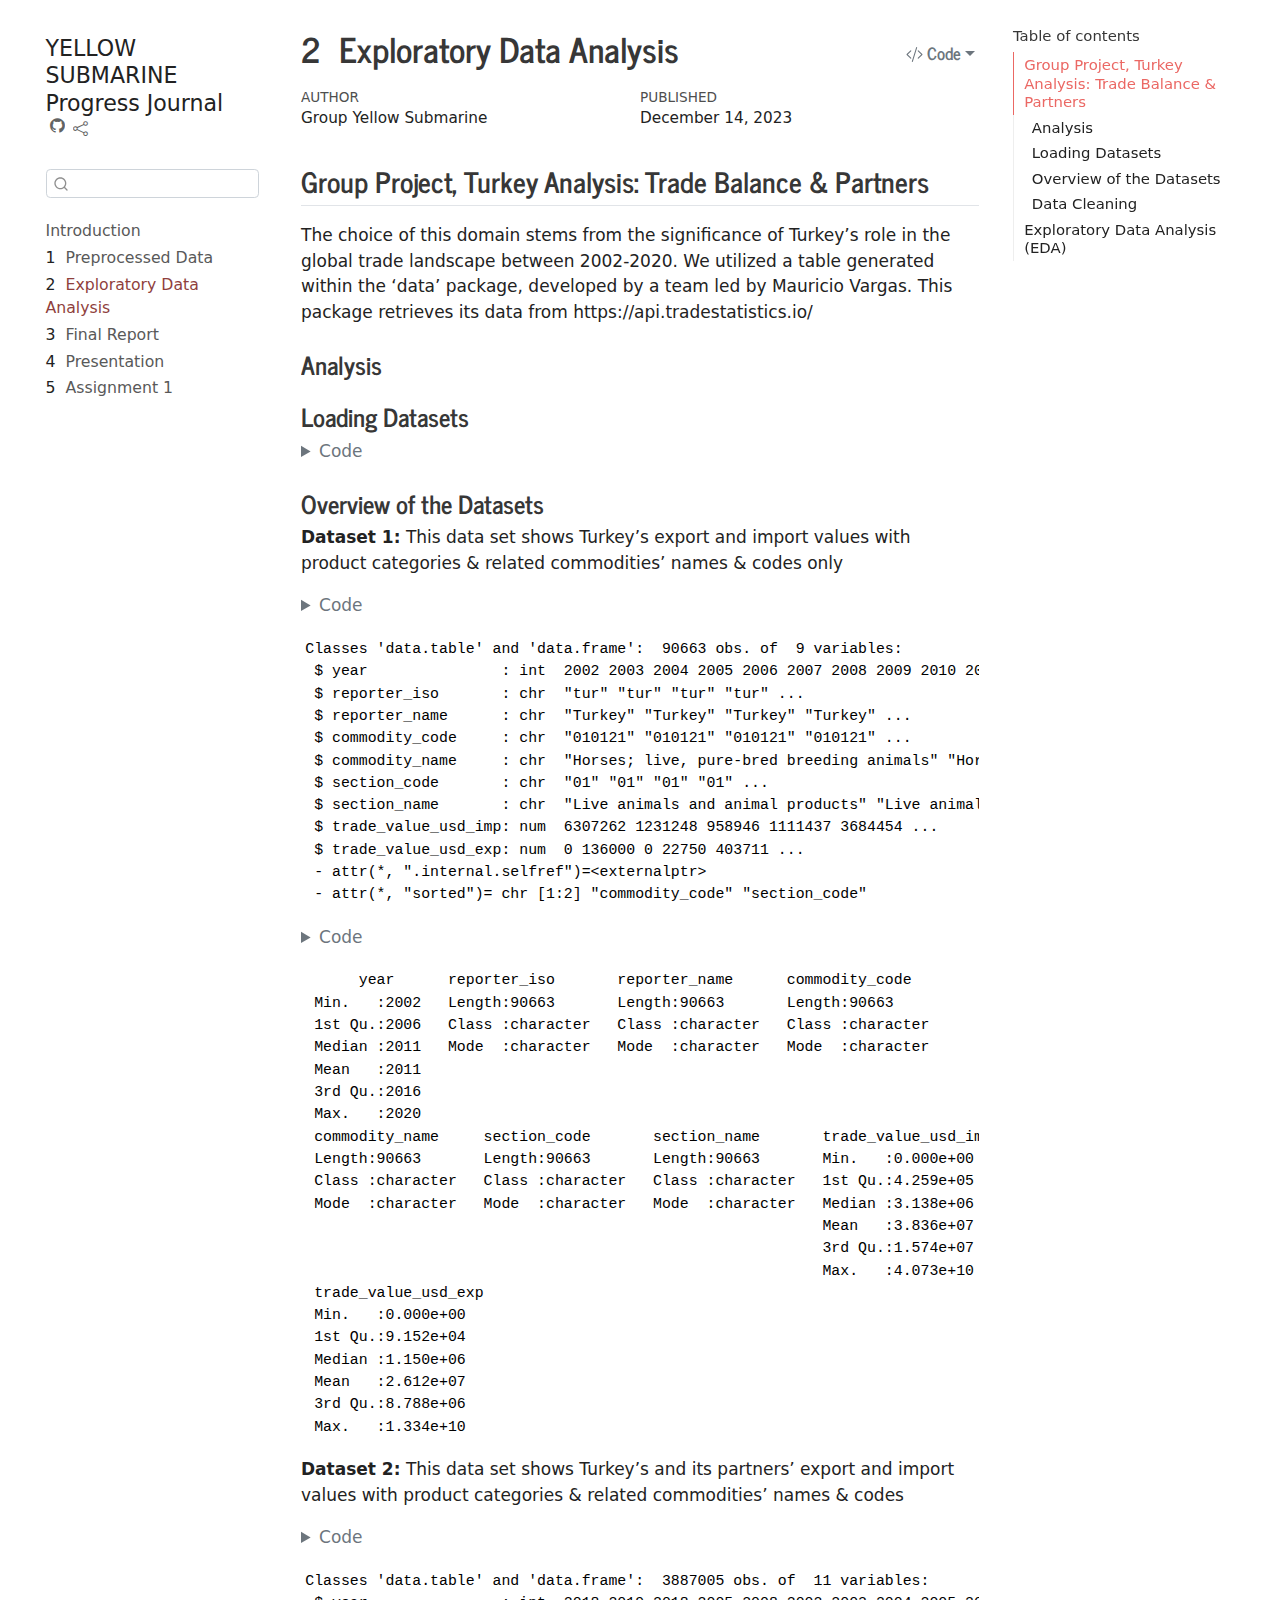
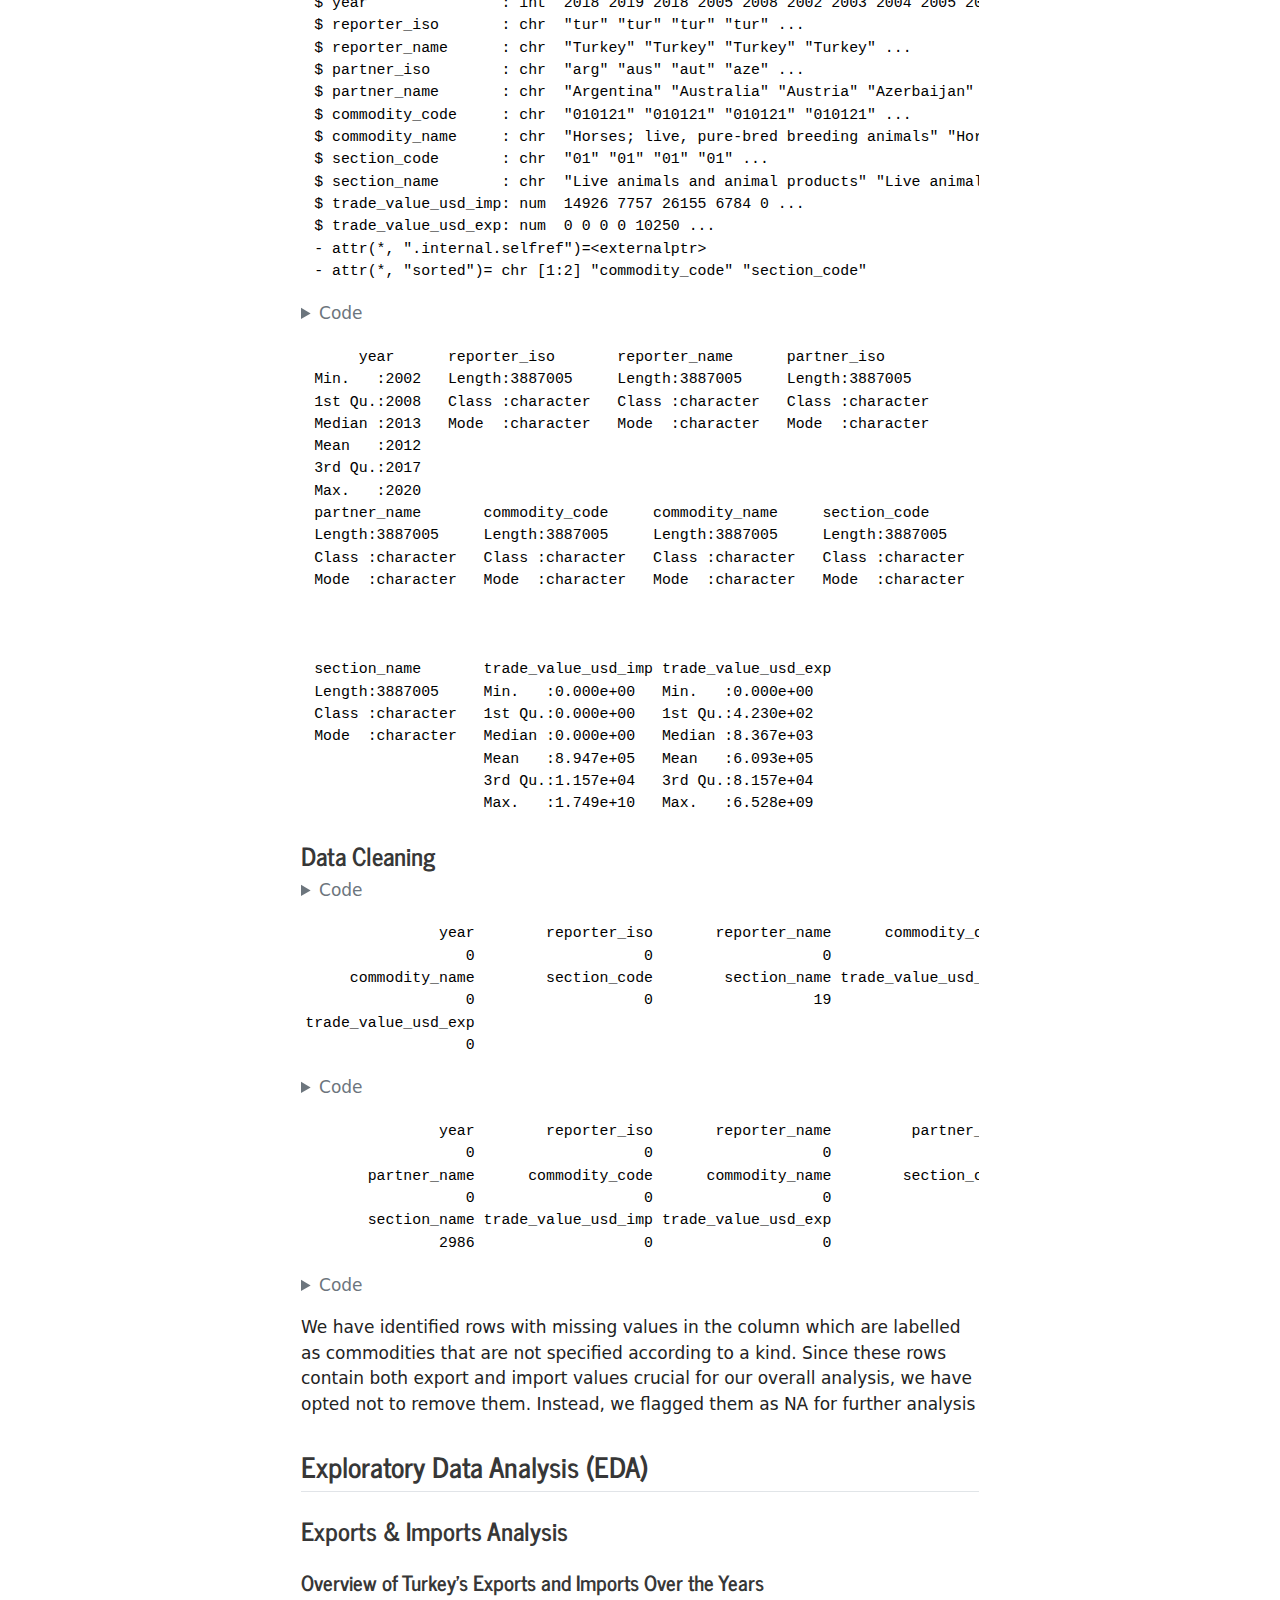
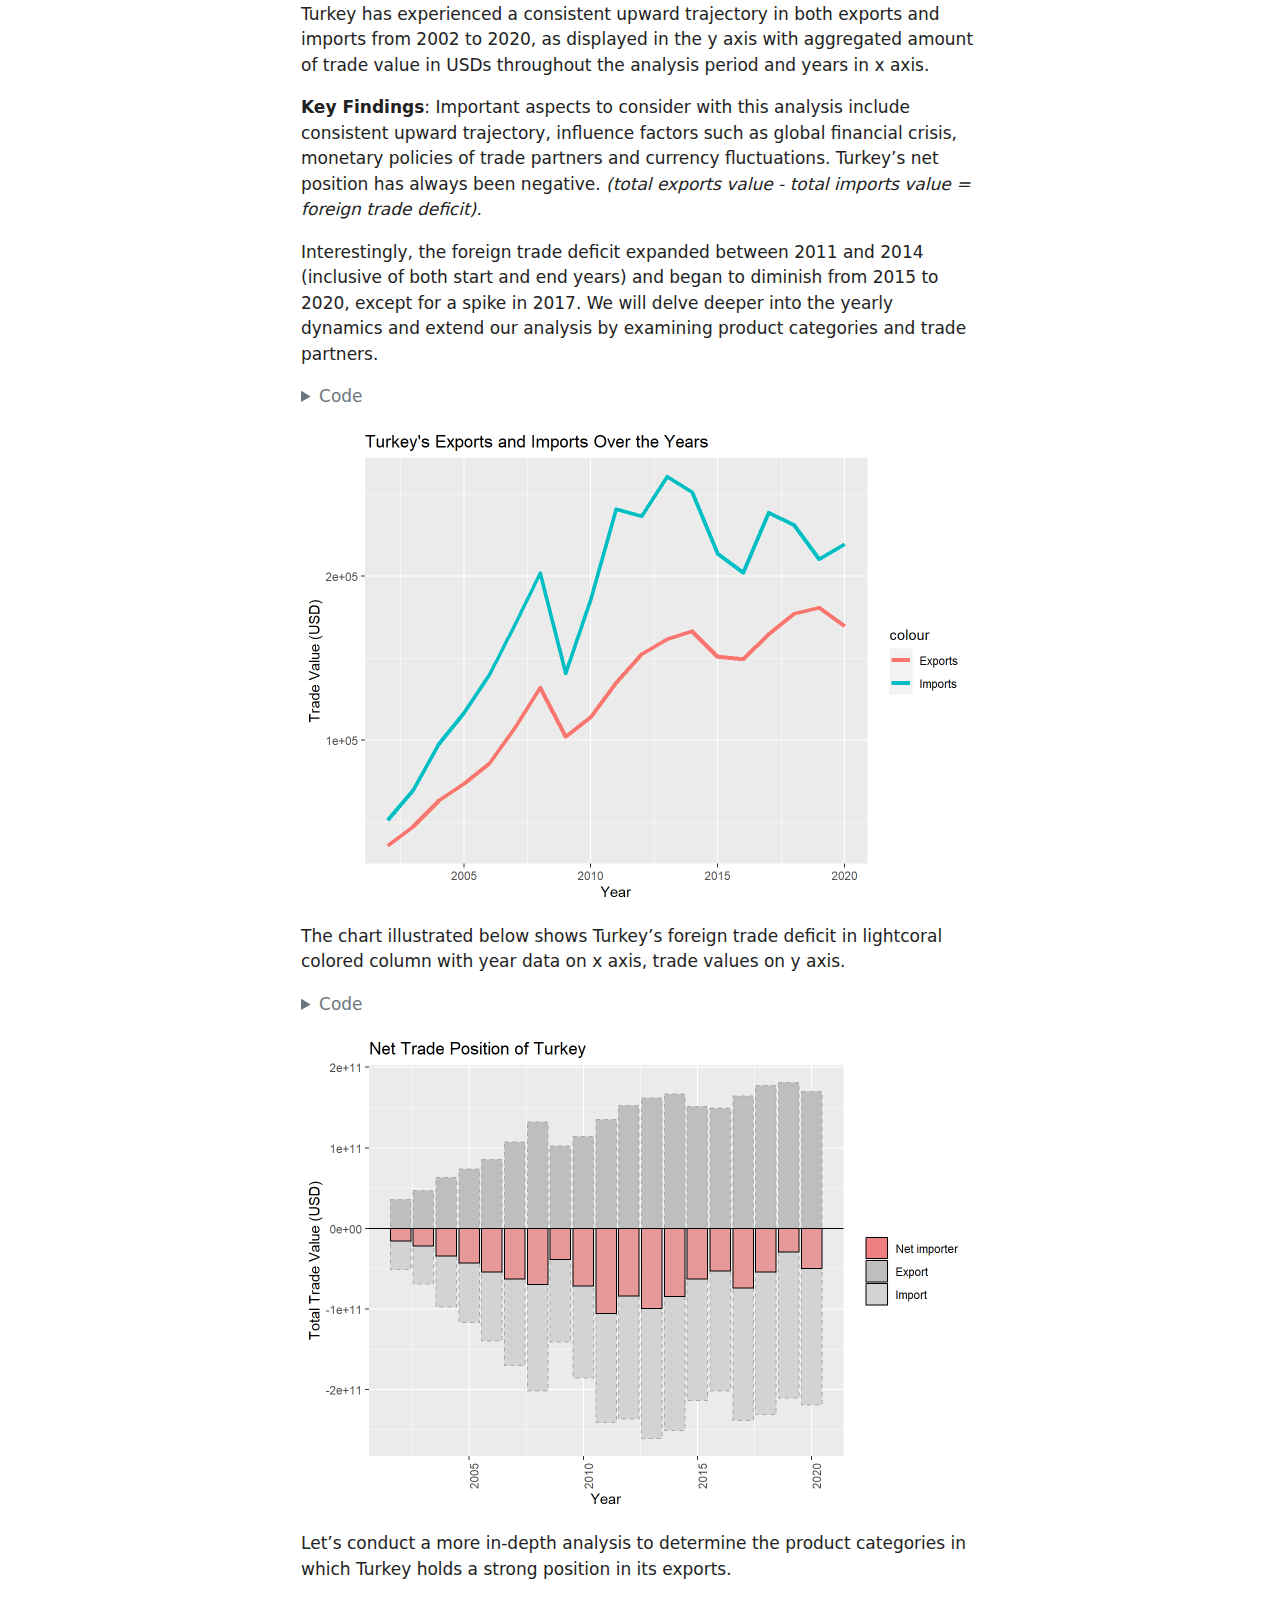
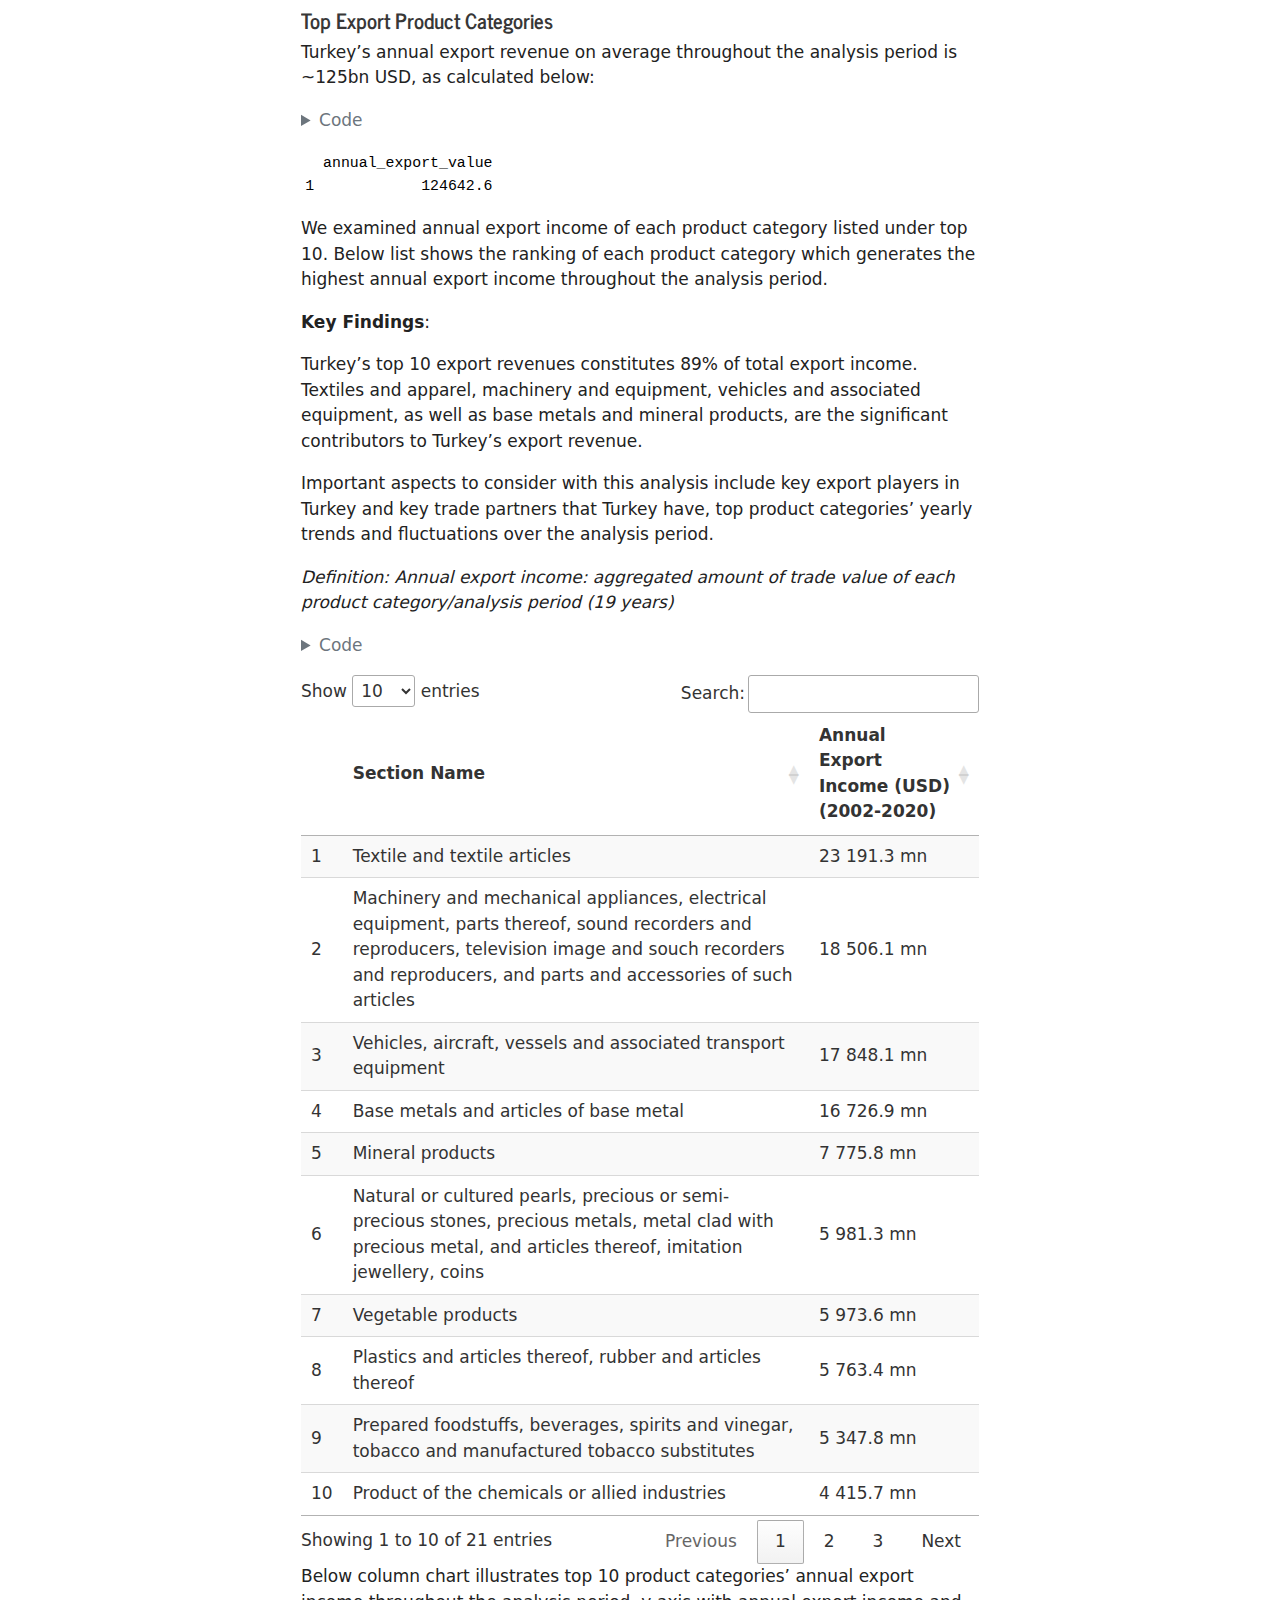
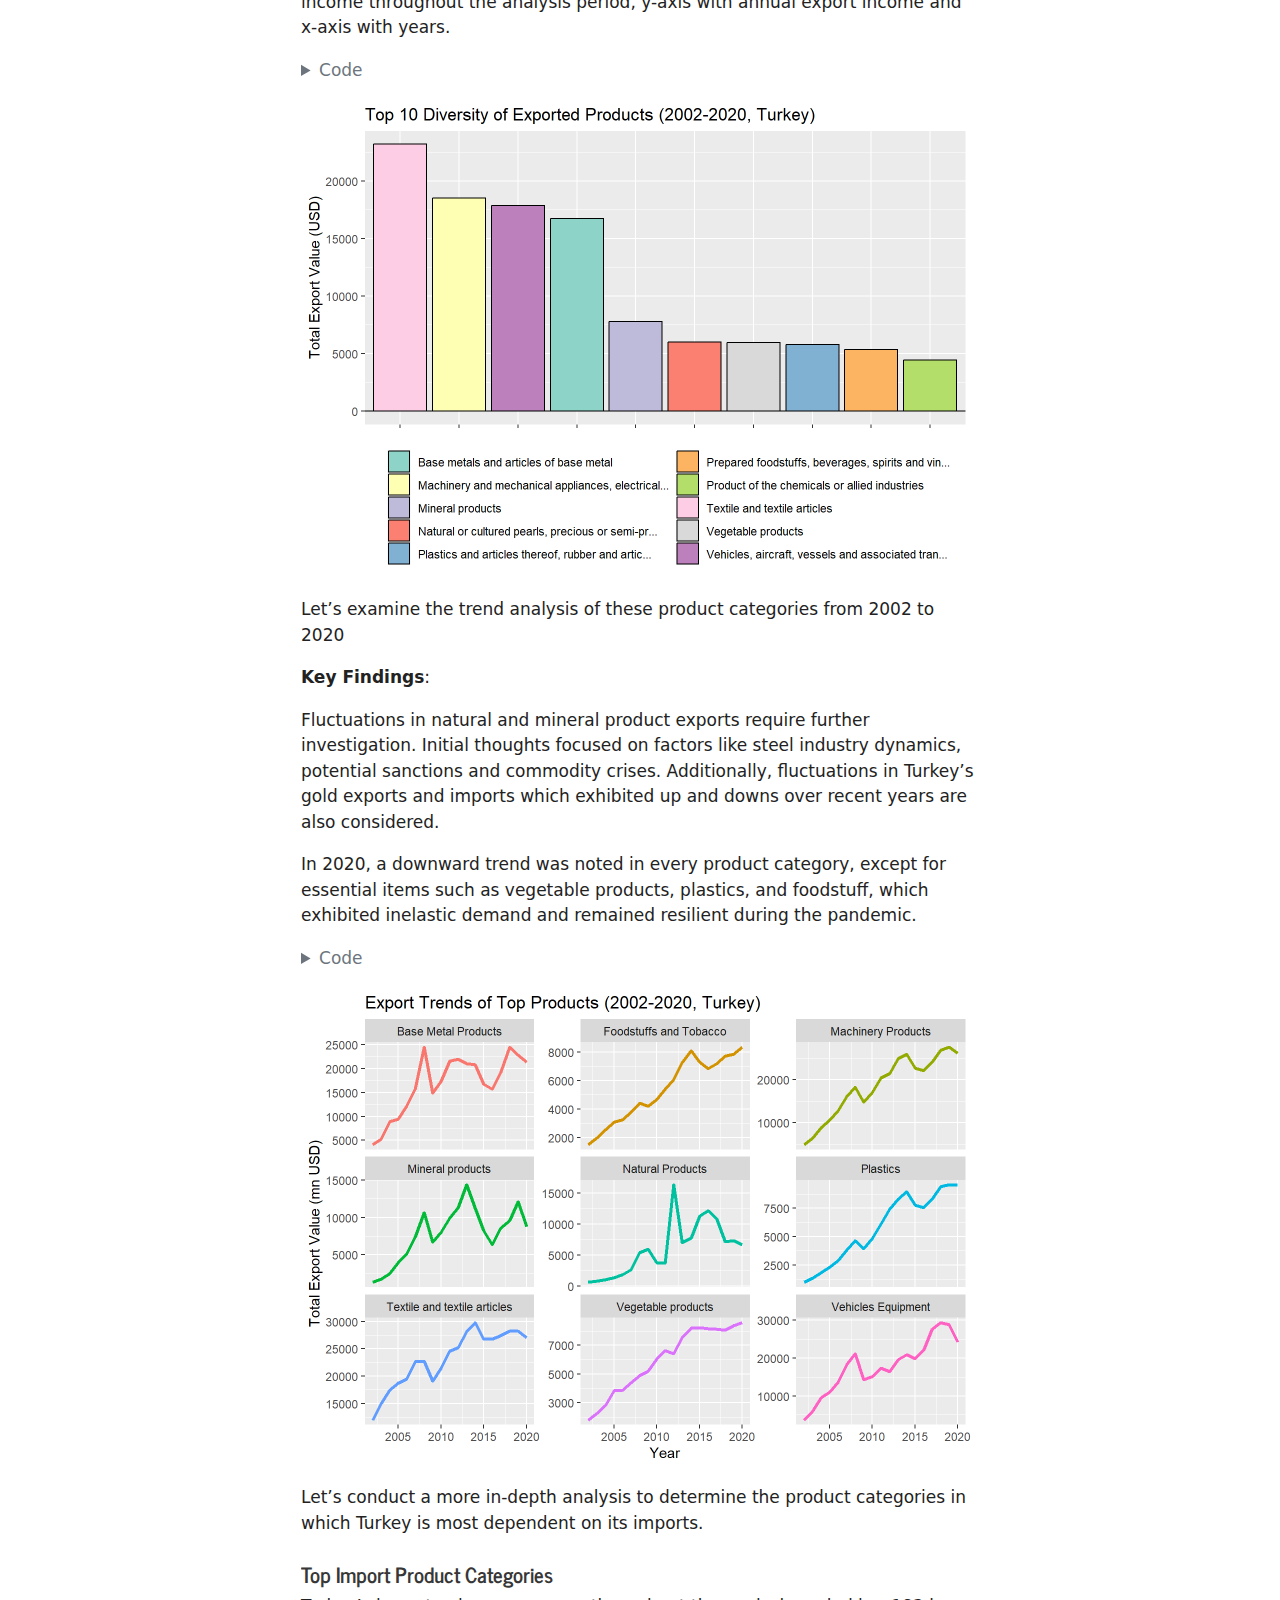
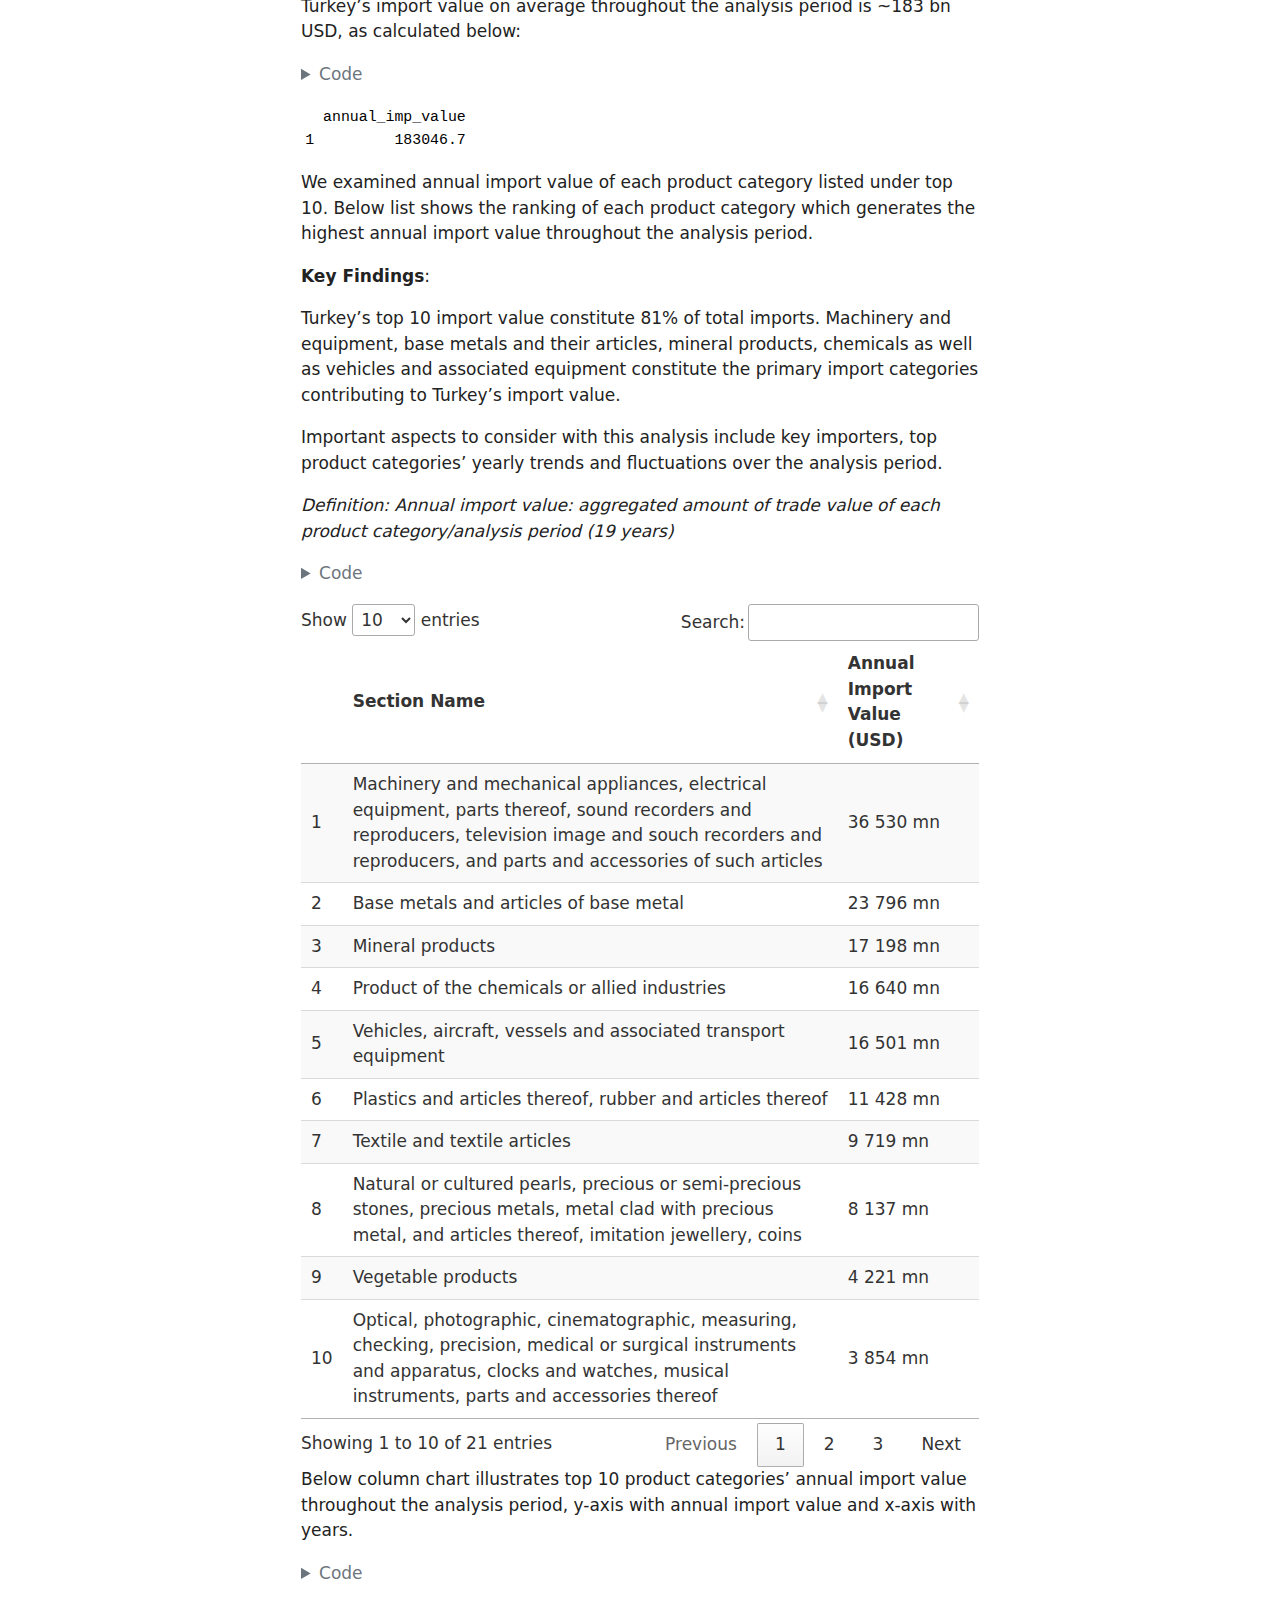
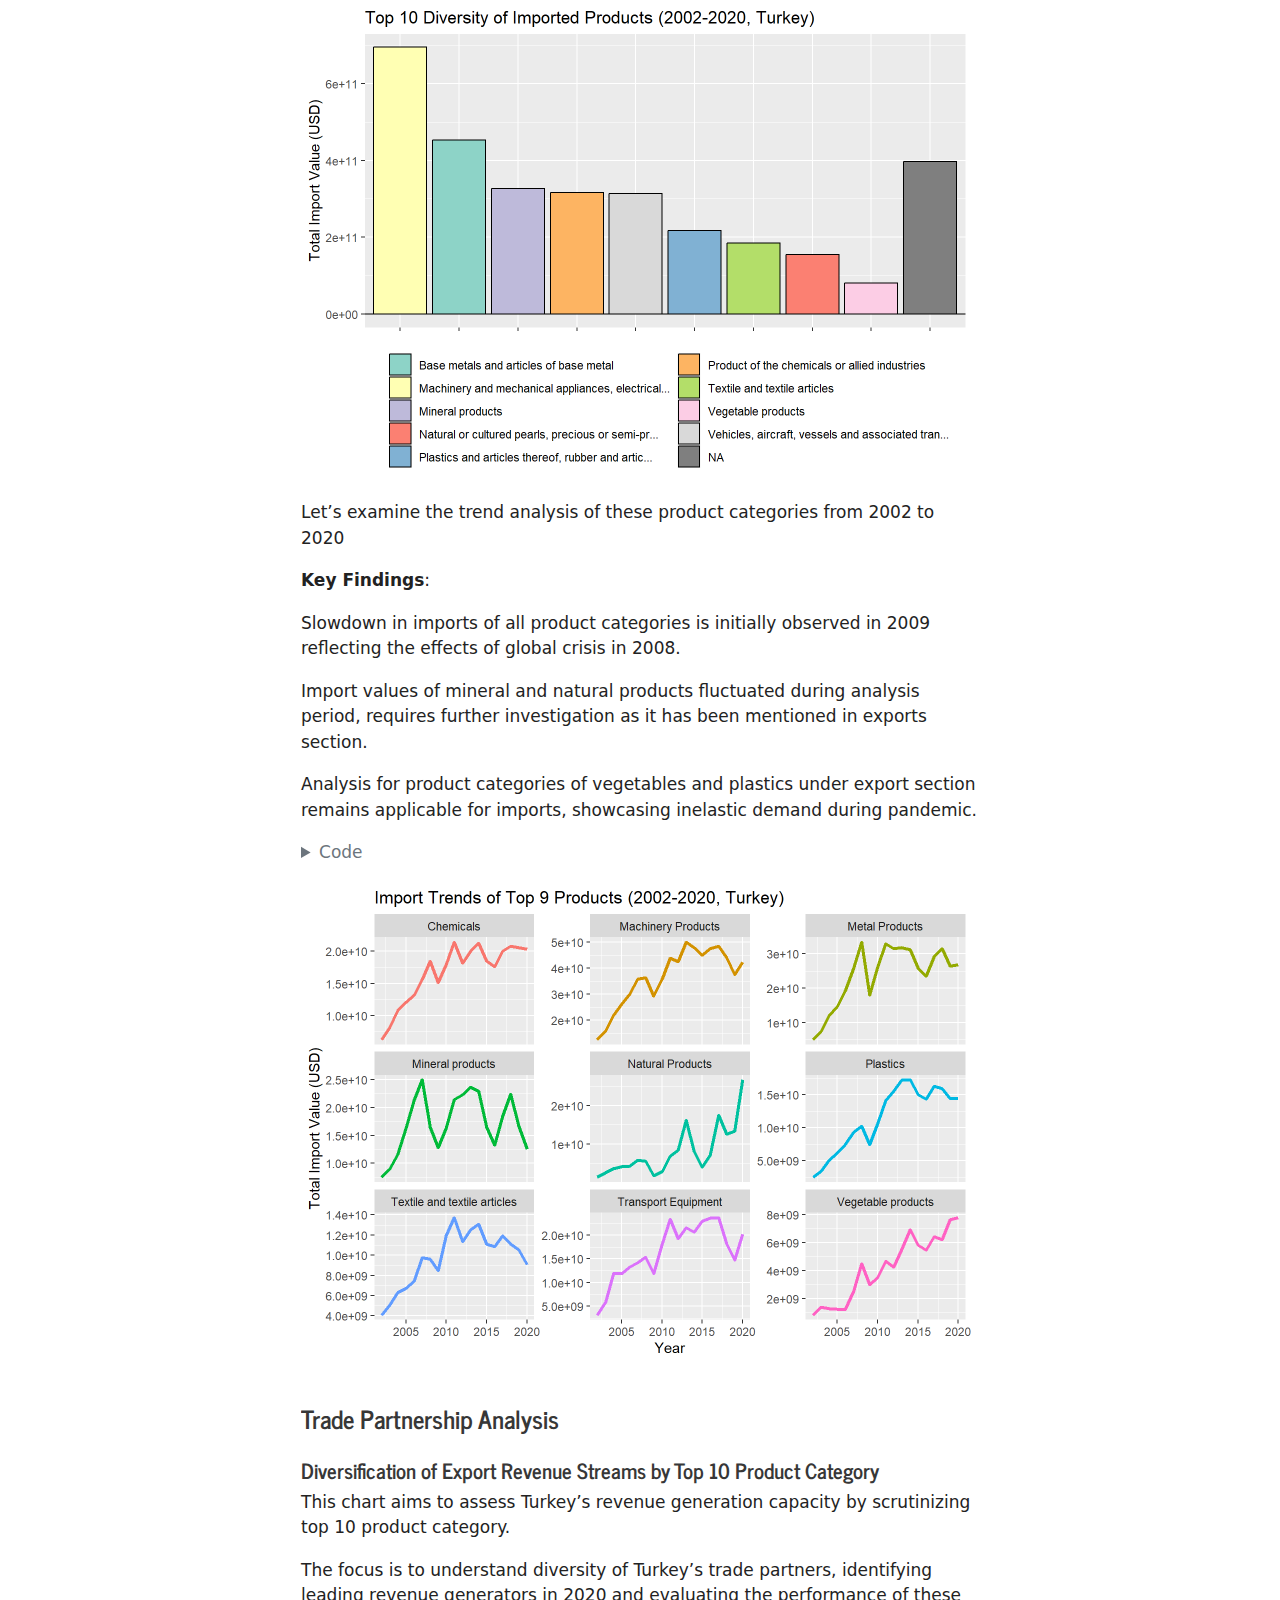
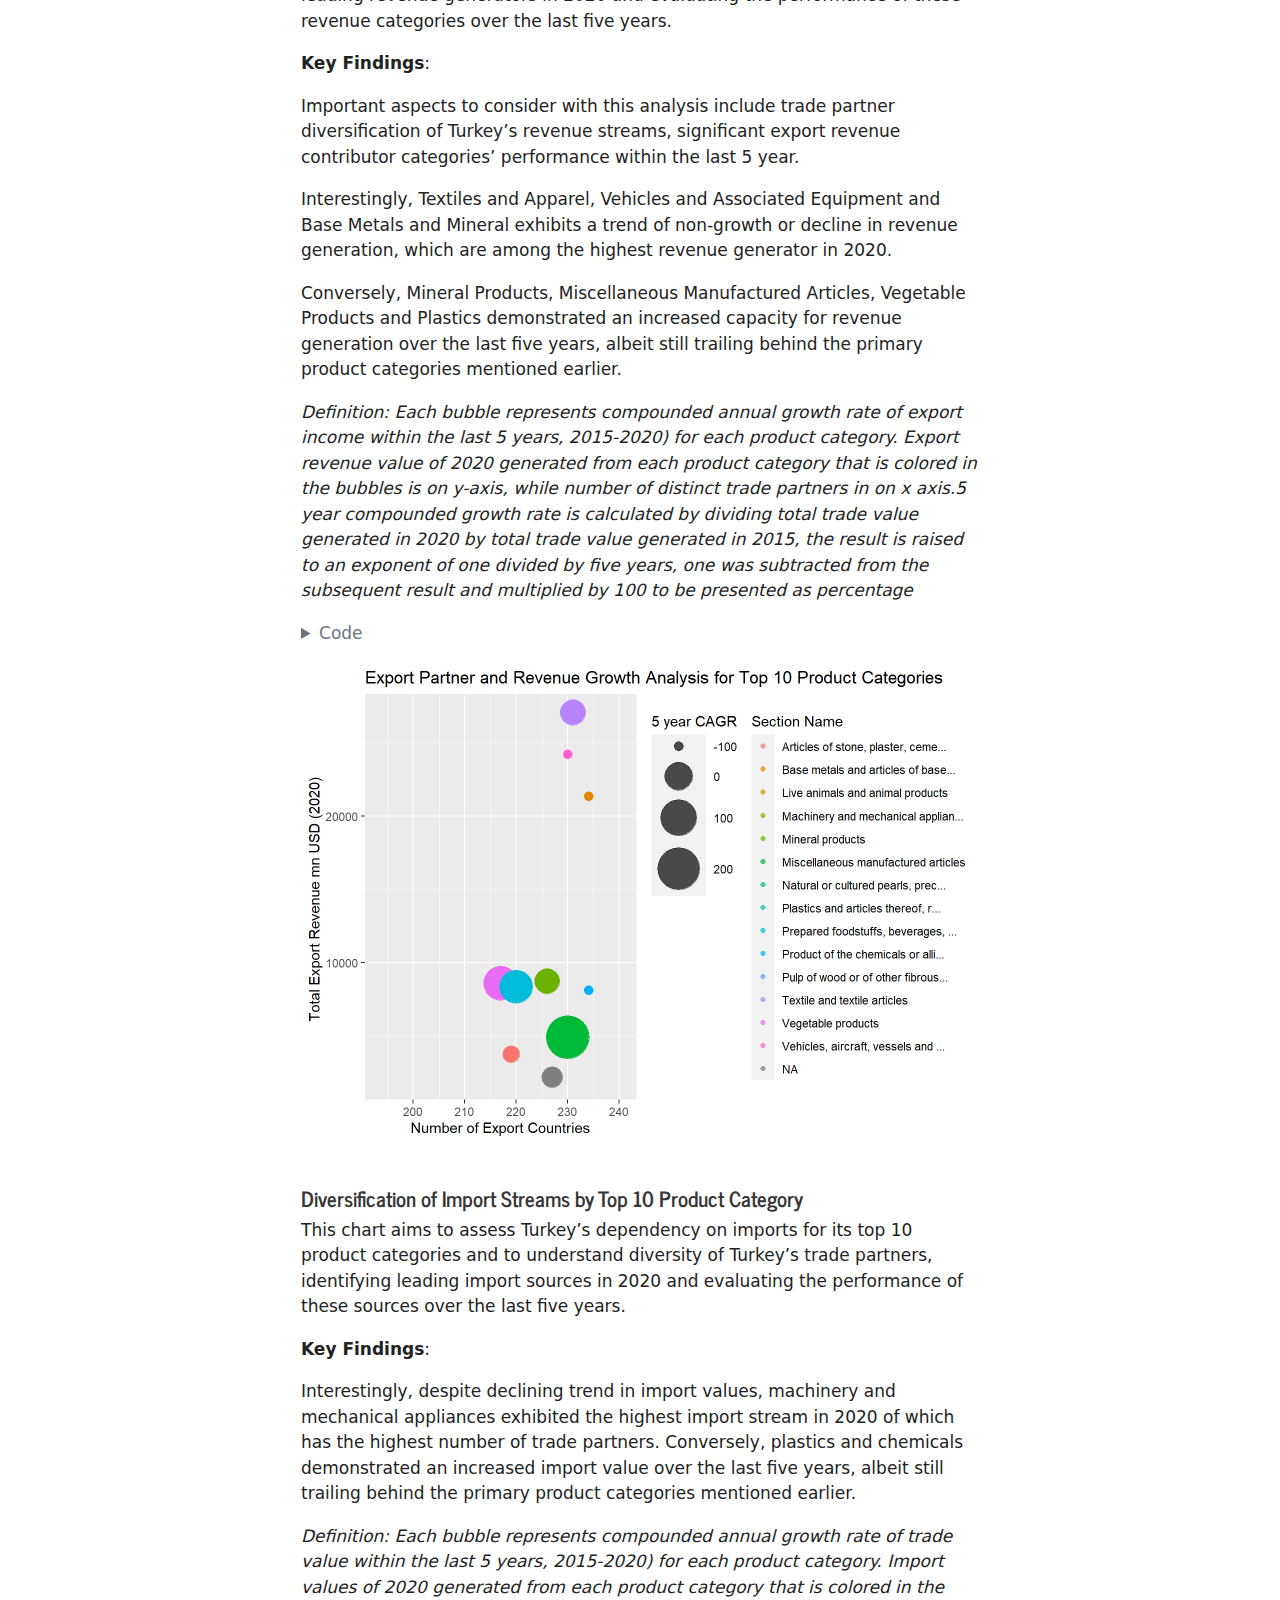
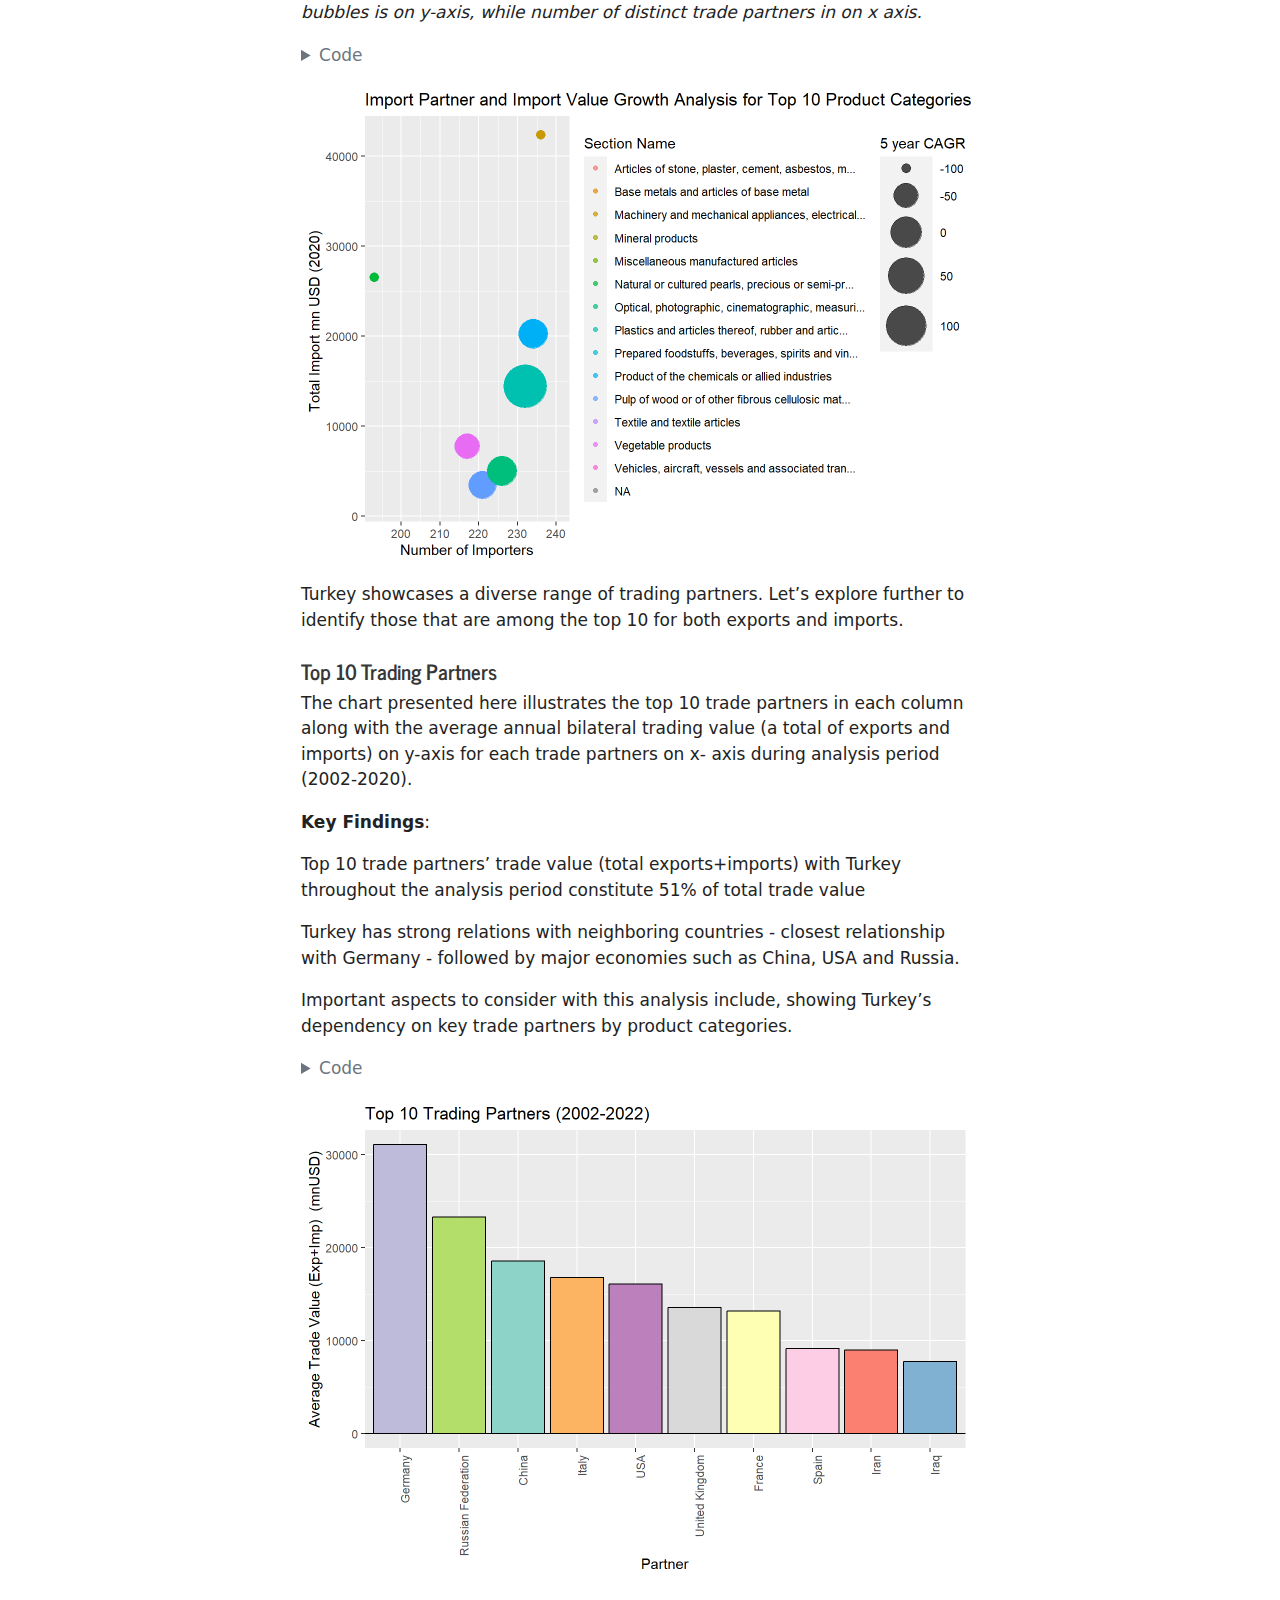
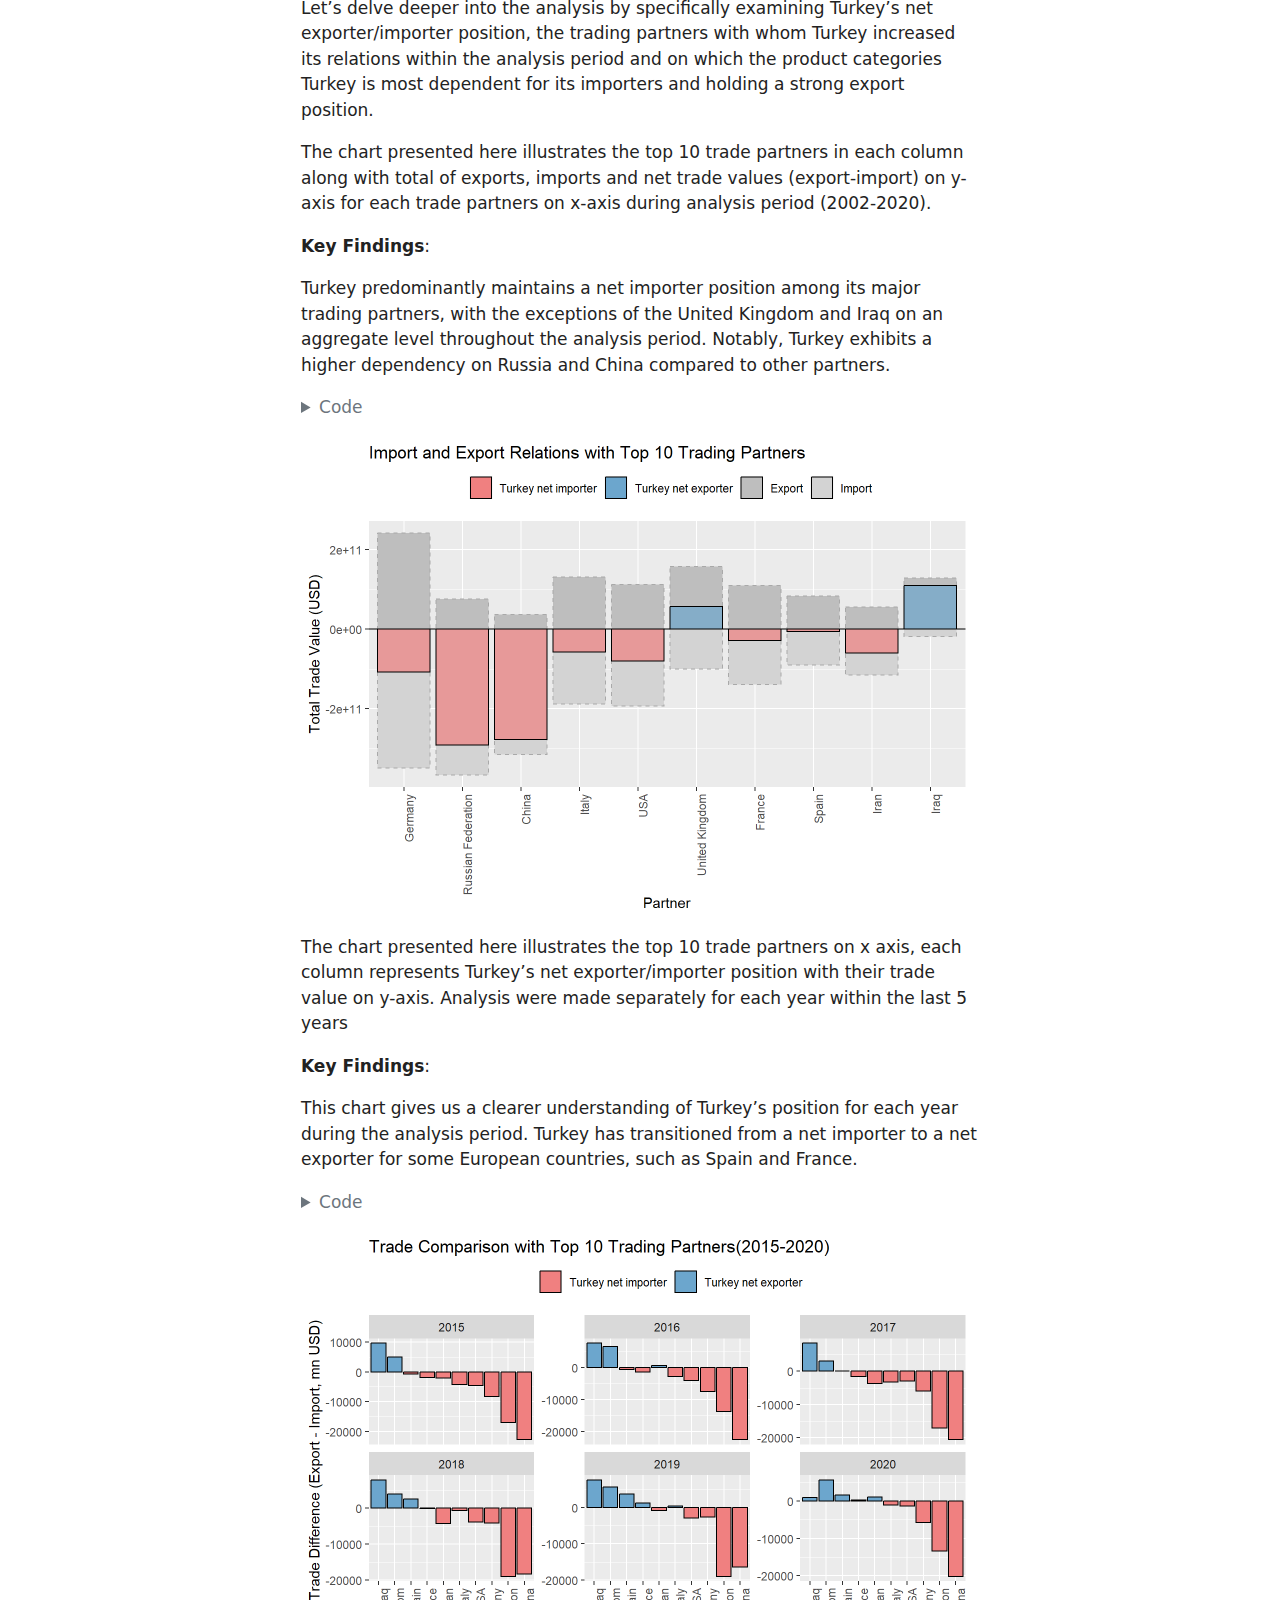
<file: docs/exploratorydataanalysis.html>
<!DOCTYPE html>
<html xmlns="http://www.w3.org/1999/xhtml" lang="en" xml:lang="en"><head>

<meta charset="utf-8">
<meta name="generator" content="quarto-1.3.450">

<meta name="viewport" content="width=device-width, initial-scale=1.0, user-scalable=yes">

<meta name="author" content="Group Yellow Submarine">
<meta name="dcterms.date" content="2023-12-14">

<title>YELLOW SUBMARINE Progress Journal - Exploratory Data Analysis</title>
<style>
code{white-space: pre-wrap;}
span.smallcaps{font-variant: small-caps;}
div.columns{display: flex; gap: min(4vw, 1.5em);}
div.column{flex: auto; overflow-x: auto;}
div.hanging-indent{margin-left: 1.5em; text-indent: -1.5em;}
ul.task-list{list-style: none;}
ul.task-list li input[type="checkbox"] {
  width: 0.8em;
  margin: 0 0.8em 0.2em -1em; /* quarto-specific, see https://github.com/quarto-dev/quarto-cli/issues/4556 */ 
  vertical-align: middle;
}
/* CSS for syntax highlighting */
pre > code.sourceCode { white-space: pre; position: relative; }
pre > code.sourceCode > span { display: inline-block; line-height: 1.25; }
pre > code.sourceCode > span:empty { height: 1.2em; }
.sourceCode { overflow: visible; }
code.sourceCode > span { color: inherit; text-decoration: inherit; }
div.sourceCode { margin: 1em 0; }
pre.sourceCode { margin: 0; }
@media screen {
div.sourceCode { overflow: auto; }
}
@media print {
pre > code.sourceCode { white-space: pre-wrap; }
pre > code.sourceCode > span { text-indent: -5em; padding-left: 5em; }
}
pre.numberSource code
  { counter-reset: source-line 0; }
pre.numberSource code > span
  { position: relative; left: -4em; counter-increment: source-line; }
pre.numberSource code > span > a:first-child::before
  { content: counter(source-line);
    position: relative; left: -1em; text-align: right; vertical-align: baseline;
    border: none; display: inline-block;
    -webkit-touch-callout: none; -webkit-user-select: none;
    -khtml-user-select: none; -moz-user-select: none;
    -ms-user-select: none; user-select: none;
    padding: 0 4px; width: 4em;
  }
pre.numberSource { margin-left: 3em;  padding-left: 4px; }
div.sourceCode
  {   }
@media screen {
pre > code.sourceCode > span > a:first-child::before { text-decoration: underline; }
}
</style>


<script src="site_libs/quarto-nav/quarto-nav.js"></script>
<script src="site_libs/quarto-nav/headroom.min.js"></script>
<script src="site_libs/clipboard/clipboard.min.js"></script>
<script src="site_libs/quarto-search/autocomplete.umd.js"></script>
<script src="site_libs/quarto-search/fuse.min.js"></script>
<script src="site_libs/quarto-search/quarto-search.js"></script>
<meta name="quarto:offset" content="./">
<link href="./finalreport.html" rel="next">
<link href="./preprocesseddata.html" rel="prev">
<script src="site_libs/quarto-html/quarto.js"></script>
<script src="site_libs/quarto-html/popper.min.js"></script>
<script src="site_libs/quarto-html/tippy.umd.min.js"></script>
<script src="site_libs/quarto-html/anchor.min.js"></script>
<link href="site_libs/quarto-html/tippy.css" rel="stylesheet">
<link href="site_libs/quarto-html/quarto-syntax-highlighting.css" rel="stylesheet" id="quarto-text-highlighting-styles">
<script src="site_libs/bootstrap/bootstrap.min.js"></script>
<link href="site_libs/bootstrap/bootstrap-icons.css" rel="stylesheet">
<link href="site_libs/bootstrap/bootstrap.min.css" rel="stylesheet" id="quarto-bootstrap" data-mode="light">
<script id="quarto-search-options" type="application/json">{
  "location": "sidebar",
  "copy-button": false,
  "collapse-after": 3,
  "panel-placement": "start",
  "type": "textbox",
  "limit": 20,
  "language": {
    "search-no-results-text": "No results",
    "search-matching-documents-text": "matching documents",
    "search-copy-link-title": "Copy link to search",
    "search-hide-matches-text": "Hide additional matches",
    "search-more-match-text": "more match in this document",
    "search-more-matches-text": "more matches in this document",
    "search-clear-button-title": "Clear",
    "search-detached-cancel-button-title": "Cancel",
    "search-submit-button-title": "Submit",
    "search-label": "Search"
  }
}</script>

<script src="site_libs/htmlwidgets-1.6.4/htmlwidgets.js"></script>
<link href="site_libs/datatables-css-0.0.0/datatables-crosstalk.css" rel="stylesheet">
<script src="site_libs/datatables-binding-0.31/datatables.js"></script>
<script src="site_libs/jquery-3.6.0/jquery-3.6.0.min.js"></script>
<link href="site_libs/dt-core-1.13.6/css/jquery.dataTables.min.css" rel="stylesheet">
<link href="site_libs/dt-core-1.13.6/css/jquery.dataTables.extra.css" rel="stylesheet">
<script src="site_libs/dt-core-1.13.6/js/jquery.dataTables.min.js"></script>
<link href="site_libs/crosstalk-1.2.1/css/crosstalk.min.css" rel="stylesheet">
<script src="site_libs/crosstalk-1.2.1/js/crosstalk.min.js"></script>


</head>

<body class="nav-sidebar floating">

<div id="quarto-search-results"></div>
  <header id="quarto-header" class="headroom fixed-top">
  <nav class="quarto-secondary-nav">
    <div class="container-fluid d-flex">
      <button type="button" class="quarto-btn-toggle btn" data-bs-toggle="collapse" data-bs-target="#quarto-sidebar,#quarto-sidebar-glass" aria-controls="quarto-sidebar" aria-expanded="false" aria-label="Toggle sidebar navigation" onclick="if (window.quartoToggleHeadroom) { window.quartoToggleHeadroom(); }">
        <i class="bi bi-layout-text-sidebar-reverse"></i>
      </button>
      <nav class="quarto-page-breadcrumbs" aria-label="breadcrumb"><ol class="breadcrumb"><li class="breadcrumb-item"><a href="./exploratorydataanalysis.html"><span class="chapter-number">2</span>&nbsp; <span class="chapter-title">Exploratory Data Analysis</span></a></li></ol></nav>
      <a class="flex-grow-1" role="button" data-bs-toggle="collapse" data-bs-target="#quarto-sidebar,#quarto-sidebar-glass" aria-controls="quarto-sidebar" aria-expanded="false" aria-label="Toggle sidebar navigation" onclick="if (window.quartoToggleHeadroom) { window.quartoToggleHeadroom(); }">      
      </a>
      <button type="button" class="btn quarto-search-button" aria-label="" onclick="window.quartoOpenSearch();">
        <i class="bi bi-search"></i>
      </button>
    </div>
  </nav>
</header>
<!-- content -->
<div id="quarto-content" class="quarto-container page-columns page-rows-contents page-layout-article">
<!-- sidebar -->
  <nav id="quarto-sidebar" class="sidebar collapse collapse-horizontal sidebar-navigation floating overflow-auto">
    <div class="pt-lg-2 mt-2 text-left sidebar-header">
    <div class="sidebar-title mb-0 py-0">
      <a href="./">YELLOW SUBMARINE Progress Journal</a> 
        <div class="sidebar-tools-main">
    <a href="https://github.com/pjournal/mef07g-yellowsubmarine" rel="" title="Source Code" class="quarto-navigation-tool px-1" aria-label="Source Code"><i class="bi bi-github"></i></a>
    <div class="dropdown">
      <a href="" title="Share" id="quarto-navigation-tool-dropdown-0" class="quarto-navigation-tool dropdown-toggle px-1" data-bs-toggle="dropdown" aria-expanded="false" aria-label="Share"><i class="bi bi-share"></i></a>
      <ul class="dropdown-menu" aria-labelledby="quarto-navigation-tool-dropdown-0">
          <li>
            <a class="dropdown-item sidebar-tools-main-item" href="https://twitter.com/intent/tweet?url=|url|">
              <i class="bi bi-bi-twitter pe-1"></i>
            Twitter
            </a>
          </li>
          <li>
            <a class="dropdown-item sidebar-tools-main-item" href="https://www.facebook.com/sharer/sharer.php?u=|url|">
              <i class="bi bi-bi-facebook pe-1"></i>
            Facebook
            </a>
          </li>
      </ul>
    </div>
</div>
    </div>
      </div>
        <div class="mt-2 flex-shrink-0 align-items-center">
        <div class="sidebar-search">
        <div id="quarto-search" class="" title="Search"></div>
        </div>
        </div>
    <div class="sidebar-menu-container"> 
    <ul class="list-unstyled mt-1">
        <li class="sidebar-item">
  <div class="sidebar-item-container"> 
  <a href="./index.html" class="sidebar-item-text sidebar-link">
 <span class="menu-text">Introduction</span></a>
  </div>
</li>
        <li class="sidebar-item">
  <div class="sidebar-item-container"> 
  <a href="./preprocesseddata.html" class="sidebar-item-text sidebar-link">
 <span class="menu-text"><span class="chapter-number">1</span>&nbsp; <span class="chapter-title">Preprocessed Data</span></span></a>
  </div>
</li>
        <li class="sidebar-item">
  <div class="sidebar-item-container"> 
  <a href="./exploratorydataanalysis.html" class="sidebar-item-text sidebar-link active">
 <span class="menu-text"><span class="chapter-number">2</span>&nbsp; <span class="chapter-title">Exploratory Data Analysis</span></span></a>
  </div>
</li>
        <li class="sidebar-item">
  <div class="sidebar-item-container"> 
  <a href="./finalreport.html" class="sidebar-item-text sidebar-link">
 <span class="menu-text"><span class="chapter-number">3</span>&nbsp; <span class="chapter-title">Final Report</span></span></a>
  </div>
</li>
        <li class="sidebar-item">
  <div class="sidebar-item-container"> 
  <a href="./presentation.html" class="sidebar-item-text sidebar-link">
 <span class="menu-text"><span class="chapter-number">4</span>&nbsp; <span class="chapter-title">Presentation</span></span></a>
  </div>
</li>
        <li class="sidebar-item">
  <div class="sidebar-item-container"> 
  <a href="./assignment1.html" class="sidebar-item-text sidebar-link">
 <span class="menu-text"><span class="chapter-number">5</span>&nbsp; <span class="chapter-title">Assignment 1</span></span></a>
  </div>
</li>
    </ul>
    </div>
</nav>
<div id="quarto-sidebar-glass" data-bs-toggle="collapse" data-bs-target="#quarto-sidebar,#quarto-sidebar-glass"></div>
<!-- margin-sidebar -->
    <div id="quarto-margin-sidebar" class="sidebar margin-sidebar">
        <nav id="TOC" role="doc-toc" class="toc-active">
    <h2 id="toc-title">Table of contents</h2>
   
  <ul>
  <li><a href="#group-project-turkey-analysis-trade-balance-partners" id="toc-group-project-turkey-analysis-trade-balance-partners" class="nav-link active" data-scroll-target="#group-project-turkey-analysis-trade-balance-partners">Group Project, Turkey Analysis: Trade Balance &amp; Partners</a>
  <ul class="collapse">
  <li><a href="#analysis" id="toc-analysis" class="nav-link" data-scroll-target="#analysis">Analysis</a></li>
  <li><a href="#loading-datasets" id="toc-loading-datasets" class="nav-link" data-scroll-target="#loading-datasets">Loading Datasets</a></li>
  <li><a href="#overview-of-the-datasets" id="toc-overview-of-the-datasets" class="nav-link" data-scroll-target="#overview-of-the-datasets">Overview of the Datasets</a></li>
  <li><a href="#data-cleaning" id="toc-data-cleaning" class="nav-link" data-scroll-target="#data-cleaning">Data Cleaning</a></li>
  </ul></li>
  <li><a href="#exploratory-data-analysis-eda" id="toc-exploratory-data-analysis-eda" class="nav-link" data-scroll-target="#exploratory-data-analysis-eda">Exploratory Data Analysis (EDA)</a>
  <ul class="collapse">
  <li><a href="#exports-imports-analysis" id="toc-exports-imports-analysis" class="nav-link" data-scroll-target="#exports-imports-analysis">Exports &amp; Imports Analysis</a></li>
  <li><a href="#trade-partnership-analysis" id="toc-trade-partnership-analysis" class="nav-link" data-scroll-target="#trade-partnership-analysis">Trade Partnership Analysis</a></li>
  </ul></li>
  </ul>
</nav>
    </div>
<!-- main -->
<main class="content" id="quarto-document-content">

<header id="title-block-header" class="quarto-title-block default">
<div class="quarto-title">
<div class="quarto-title-block"><div><h1 class="title"><span class="chapter-number">2</span>&nbsp; <span class="chapter-title">Exploratory Data Analysis</span></h1><button type="button" class="btn code-tools-button dropdown-toggle" id="quarto-code-tools-menu" data-bs-toggle="dropdown" aria-expanded="false"><i class="bi"></i> Code</button><ul class="dropdown-menu dropdown-menu-end" aria-labelelledby="quarto-code-tools-menu"><li><a id="quarto-show-all-code" class="dropdown-item" href="javascript:void(0)" role="button">Show All Code</a></li><li><a id="quarto-hide-all-code" class="dropdown-item" href="javascript:void(0)" role="button">Hide All Code</a></li><li><hr class="dropdown-divider"></li><li><a id="quarto-view-source" class="dropdown-item" href="javascript:void(0)" role="button">View Source</a></li></ul></div></div>
</div>



<div class="quarto-title-meta">

    <div>
    <div class="quarto-title-meta-heading">Author</div>
    <div class="quarto-title-meta-contents">
             <p>Group Yellow Submarine </p>
          </div>
  </div>
    
    <div>
    <div class="quarto-title-meta-heading">Published</div>
    <div class="quarto-title-meta-contents">
      <p class="date">December 14, 2023</p>
    </div>
  </div>
  
    
  </div>
  

</header>

<section id="group-project-turkey-analysis-trade-balance-partners" class="level2">
<h2 class="anchored" data-anchor-id="group-project-turkey-analysis-trade-balance-partners">Group Project, Turkey Analysis: Trade Balance &amp; Partners</h2>
<p>The choice of this domain stems from the significance of Turkey’s role in the global trade landscape between 2002-2020. We utilized a table generated within the ‘data’ package, developed by a team led by Mauricio Vargas. This package retrieves its data from https://api.tradestatistics.io/</p>
<section id="analysis" class="level3">
<h3 class="anchored" data-anchor-id="analysis">Analysis</h3>
</section>
<section id="loading-datasets" class="level3">
<h3 class="anchored" data-anchor-id="loading-datasets">Loading Datasets</h3>
<div class="cell">
<details>
<summary>Code</summary>
<div class="sourceCode cell-code" id="cb1"><pre class="sourceCode r code-with-copy"><code class="sourceCode r"><span id="cb1-1"><a href="#cb1-1" aria-hidden="true" tabindex="-1"></a>loaded_datasets <span class="ot">&lt;-</span> <span class="fu">readRDS</span>(<span class="st">"wits_data.rds"</span>)</span>
<span id="cb1-2"><a href="#cb1-2" aria-hidden="true" tabindex="-1"></a>read_wits_turkey_data_only <span class="ot">&lt;-</span> loaded_datasets<span class="sc">$</span>wits_turkey_data_only</span>
<span id="cb1-3"><a href="#cb1-3" aria-hidden="true" tabindex="-1"></a>read_wits_turkey_data_with_partners <span class="ot">&lt;-</span> loaded_datasets<span class="sc">$</span>wits_turkey_data_with_partners</span></code><button title="Copy to Clipboard" class="code-copy-button"><i class="bi"></i></button></pre></div>
</details>
</div>
</section>
<section id="overview-of-the-datasets" class="level3">
<h3 class="anchored" data-anchor-id="overview-of-the-datasets">Overview of the Datasets</h3>
<p><strong>Dataset 1:</strong> This data set shows Turkey’s export and import values with product categories &amp; related commodities’ names &amp; codes only</p>
<div class="cell">
<details>
<summary>Code</summary>
<div class="sourceCode cell-code" id="cb2"><pre class="sourceCode r code-with-copy"><code class="sourceCode r"><span id="cb2-1"><a href="#cb2-1" aria-hidden="true" tabindex="-1"></a><span class="fu">str</span>(read_wits_turkey_data_only)</span></code><button title="Copy to Clipboard" class="code-copy-button"><i class="bi"></i></button></pre></div>
</details>
<div class="cell-output cell-output-stdout">
<pre><code>Classes 'data.table' and 'data.frame':  90663 obs. of  9 variables:
 $ year               : int  2002 2003 2004 2005 2006 2007 2008 2009 2010 2011 ...
 $ reporter_iso       : chr  "tur" "tur" "tur" "tur" ...
 $ reporter_name      : chr  "Turkey" "Turkey" "Turkey" "Turkey" ...
 $ commodity_code     : chr  "010121" "010121" "010121" "010121" ...
 $ commodity_name     : chr  "Horses; live, pure-bred breeding animals" "Horses; live, pure-bred breeding animals" "Horses; live, pure-bred breeding animals" "Horses; live, pure-bred breeding animals" ...
 $ section_code       : chr  "01" "01" "01" "01" ...
 $ section_name       : chr  "Live animals and animal products" "Live animals and animal products" "Live animals and animal products" "Live animals and animal products" ...
 $ trade_value_usd_imp: num  6307262 1231248 958946 1111437 3684454 ...
 $ trade_value_usd_exp: num  0 136000 0 22750 403711 ...
 - attr(*, ".internal.selfref")=&lt;externalptr&gt; 
 - attr(*, "sorted")= chr [1:2] "commodity_code" "section_code"</code></pre>
</div>
<details>
<summary>Code</summary>
<div class="sourceCode cell-code" id="cb4"><pre class="sourceCode r code-with-copy"><code class="sourceCode r"><span id="cb4-1"><a href="#cb4-1" aria-hidden="true" tabindex="-1"></a><span class="fu">summary</span>(read_wits_turkey_data_only)</span></code><button title="Copy to Clipboard" class="code-copy-button"><i class="bi"></i></button></pre></div>
</details>
<div class="cell-output cell-output-stdout">
<pre><code>      year      reporter_iso       reporter_name      commodity_code    
 Min.   :2002   Length:90663       Length:90663       Length:90663      
 1st Qu.:2006   Class :character   Class :character   Class :character  
 Median :2011   Mode  :character   Mode  :character   Mode  :character  
 Mean   :2011                                                           
 3rd Qu.:2016                                                           
 Max.   :2020                                                           
 commodity_name     section_code       section_name       trade_value_usd_imp
 Length:90663       Length:90663       Length:90663       Min.   :0.000e+00  
 Class :character   Class :character   Class :character   1st Qu.:4.259e+05  
 Mode  :character   Mode  :character   Mode  :character   Median :3.138e+06  
                                                          Mean   :3.836e+07  
                                                          3rd Qu.:1.574e+07  
                                                          Max.   :4.073e+10  
 trade_value_usd_exp
 Min.   :0.000e+00  
 1st Qu.:9.152e+04  
 Median :1.150e+06  
 Mean   :2.612e+07  
 3rd Qu.:8.788e+06  
 Max.   :1.334e+10  </code></pre>
</div>
</div>
<p><strong>Dataset 2:</strong> This data set shows Turkey’s and its partners’ export and import values with product categories &amp; related commodities’ names &amp; codes</p>
<div class="cell">
<details>
<summary>Code</summary>
<div class="sourceCode cell-code" id="cb6"><pre class="sourceCode r code-with-copy"><code class="sourceCode r"><span id="cb6-1"><a href="#cb6-1" aria-hidden="true" tabindex="-1"></a><span class="fu">str</span>(read_wits_turkey_data_with_partners)</span></code><button title="Copy to Clipboard" class="code-copy-button"><i class="bi"></i></button></pre></div>
</details>
<div class="cell-output cell-output-stdout">
<pre><code>Classes 'data.table' and 'data.frame':  3887005 obs. of  11 variables:
 $ year               : int  2018 2019 2018 2005 2008 2002 2003 2004 2005 2006 ...
 $ reporter_iso       : chr  "tur" "tur" "tur" "tur" ...
 $ reporter_name      : chr  "Turkey" "Turkey" "Turkey" "Turkey" ...
 $ partner_iso        : chr  "arg" "aus" "aut" "aze" ...
 $ partner_name       : chr  "Argentina" "Australia" "Austria" "Azerbaijan" ...
 $ commodity_code     : chr  "010121" "010121" "010121" "010121" ...
 $ commodity_name     : chr  "Horses; live, pure-bred breeding animals" "Horses; live, pure-bred breeding animals" "Horses; live, pure-bred breeding animals" "Horses; live, pure-bred breeding animals" ...
 $ section_code       : chr  "01" "01" "01" "01" ...
 $ section_name       : chr  "Live animals and animal products" "Live animals and animal products" "Live animals and animal products" "Live animals and animal products" ...
 $ trade_value_usd_imp: num  14926 7757 26155 6784 0 ...
 $ trade_value_usd_exp: num  0 0 0 0 10250 ...
 - attr(*, ".internal.selfref")=&lt;externalptr&gt; 
 - attr(*, "sorted")= chr [1:2] "commodity_code" "section_code"</code></pre>
</div>
<details>
<summary>Code</summary>
<div class="sourceCode cell-code" id="cb8"><pre class="sourceCode r code-with-copy"><code class="sourceCode r"><span id="cb8-1"><a href="#cb8-1" aria-hidden="true" tabindex="-1"></a><span class="fu">summary</span>(read_wits_turkey_data_with_partners)</span></code><button title="Copy to Clipboard" class="code-copy-button"><i class="bi"></i></button></pre></div>
</details>
<div class="cell-output cell-output-stdout">
<pre><code>      year      reporter_iso       reporter_name      partner_iso       
 Min.   :2002   Length:3887005     Length:3887005     Length:3887005    
 1st Qu.:2008   Class :character   Class :character   Class :character  
 Median :2013   Mode  :character   Mode  :character   Mode  :character  
 Mean   :2012                                                           
 3rd Qu.:2017                                                           
 Max.   :2020                                                           
 partner_name       commodity_code     commodity_name     section_code      
 Length:3887005     Length:3887005     Length:3887005     Length:3887005    
 Class :character   Class :character   Class :character   Class :character  
 Mode  :character   Mode  :character   Mode  :character   Mode  :character  
                                                                            
                                                                            
                                                                            
 section_name       trade_value_usd_imp trade_value_usd_exp
 Length:3887005     Min.   :0.000e+00   Min.   :0.000e+00  
 Class :character   1st Qu.:0.000e+00   1st Qu.:4.230e+02  
 Mode  :character   Median :0.000e+00   Median :8.367e+03  
                    Mean   :8.947e+05   Mean   :6.093e+05  
                    3rd Qu.:1.157e+04   3rd Qu.:8.157e+04  
                    Max.   :1.749e+10   Max.   :6.528e+09  </code></pre>
</div>
</div>
</section>
<section id="data-cleaning" class="level3">
<h3 class="anchored" data-anchor-id="data-cleaning">Data Cleaning</h3>
<div class="cell">
<details>
<summary>Code</summary>
<div class="sourceCode cell-code" id="cb10"><pre class="sourceCode r code-with-copy"><code class="sourceCode r"><span id="cb10-1"><a href="#cb10-1" aria-hidden="true" tabindex="-1"></a><span class="fu">sapply</span>(read_wits_turkey_data_only, <span class="cf">function</span>(x) <span class="fu">sum</span>(<span class="fu">is.na</span>(x)))</span></code><button title="Copy to Clipboard" class="code-copy-button"><i class="bi"></i></button></pre></div>
</details>
<div class="cell-output cell-output-stdout">
<pre><code>               year        reporter_iso       reporter_name      commodity_code 
                  0                   0                   0                   0 
     commodity_name        section_code        section_name trade_value_usd_imp 
                  0                   0                  19                   0 
trade_value_usd_exp 
                  0 </code></pre>
</div>
<details>
<summary>Code</summary>
<div class="sourceCode cell-code" id="cb12"><pre class="sourceCode r code-with-copy"><code class="sourceCode r"><span id="cb12-1"><a href="#cb12-1" aria-hidden="true" tabindex="-1"></a><span class="fu">sapply</span>(read_wits_turkey_data_with_partners, <span class="cf">function</span>(x) <span class="fu">sum</span>(<span class="fu">is.na</span>(x)))</span></code><button title="Copy to Clipboard" class="code-copy-button"><i class="bi"></i></button></pre></div>
</details>
<div class="cell-output cell-output-stdout">
<pre><code>               year        reporter_iso       reporter_name         partner_iso 
                  0                   0                   0                   0 
       partner_name      commodity_code      commodity_name        section_code 
                  0                   0                   0                   0 
       section_name trade_value_usd_imp trade_value_usd_exp 
               2986                   0                   0 </code></pre>
</div>
<details>
<summary>Code</summary>
<div class="sourceCode cell-code" id="cb14"><pre class="sourceCode r code-with-copy"><code class="sourceCode r"><span id="cb14-1"><a href="#cb14-1" aria-hidden="true" tabindex="-1"></a>unique_values <span class="ot">&lt;-</span> <span class="fu">unique</span>(read_wits_turkey_data_with_partners<span class="sc">$</span>section_name)</span>
<span id="cb14-2"><a href="#cb14-2" aria-hidden="true" tabindex="-1"></a>rows_with_missing_values <span class="ot">&lt;-</span> read_wits_turkey_data_with_partners[<span class="fu">is.na</span>(read_wits_turkey_data_with_partners<span class="sc">$</span>section_name), ]</span></code><button title="Copy to Clipboard" class="code-copy-button"><i class="bi"></i></button></pre></div>
</details>
</div>
<p>We have identified rows with missing values in the column which are labelled as commodities that are not specified according to a kind. Since these rows contain both export and import values crucial for our overall analysis, we have opted not to remove them. Instead, we flagged them as NA for further analysis</p>
</section>
</section>
<section id="exploratory-data-analysis-eda" class="level2">
<h2 class="anchored" data-anchor-id="exploratory-data-analysis-eda">Exploratory Data Analysis (EDA)</h2>
<section id="exports-imports-analysis" class="level3">
<h3 class="anchored" data-anchor-id="exports-imports-analysis">Exports &amp; Imports Analysis</h3>
<section id="overview-of-turkeys-exports-and-imports-over-the-years" class="level4">
<h4 class="anchored" data-anchor-id="overview-of-turkeys-exports-and-imports-over-the-years">Overview of Turkey’s Exports and Imports Over the Years</h4>
<p>Turkey has experienced a consistent upward trajectory in both exports and imports from 2002 to 2020, as displayed in the y axis with aggregated amount of trade value in USDs throughout the analysis period and years in x axis.</p>
<p><strong>Key Findings</strong>: Important aspects to consider with this analysis include consistent upward trajectory, influence factors such as global financial crisis, monetary policies of trade partners and currency fluctuations. Turkey’s net position has always been negative. <em>(total exports value - total imports value = foreign trade deficit).</em></p>
<p>Interestingly, the foreign trade deficit expanded between 2011 and 2014 (inclusive of both start and end years) and began to diminish from 2015 to 2020, except for a spike in 2017. We will delve deeper into the yearly dynamics and extend our analysis by examining product categories and trade partners.</p>
<div class="cell">
<details>
<summary>Code</summary>
<div class="sourceCode cell-code" id="cb15"><pre class="sourceCode r code-with-copy"><code class="sourceCode r"><span id="cb15-1"><a href="#cb15-1" aria-hidden="true" tabindex="-1"></a>total_exports<span class="ot">&lt;-</span> read_wits_turkey_data_only <span class="sc">%&gt;%</span></span>
<span id="cb15-2"><a href="#cb15-2" aria-hidden="true" tabindex="-1"></a>  <span class="fu">group_by</span>(year) <span class="sc">%&gt;%</span></span>
<span id="cb15-3"><a href="#cb15-3" aria-hidden="true" tabindex="-1"></a>  <span class="fu">summarize</span>(<span class="at">total_exports =</span> <span class="fu">sum</span>(trade_value_usd_exp))</span>
<span id="cb15-4"><a href="#cb15-4" aria-hidden="true" tabindex="-1"></a>  te_e <span class="ot">&lt;-</span> total_exports<span class="sc">$</span>total_exports</span>
<span id="cb15-5"><a href="#cb15-5" aria-hidden="true" tabindex="-1"></a>  </span>
<span id="cb15-6"><a href="#cb15-6" aria-hidden="true" tabindex="-1"></a></span>
<span id="cb15-7"><a href="#cb15-7" aria-hidden="true" tabindex="-1"></a>total_imports <span class="ot">&lt;-</span> read_wits_turkey_data_only <span class="sc">%&gt;%</span></span>
<span id="cb15-8"><a href="#cb15-8" aria-hidden="true" tabindex="-1"></a>  <span class="fu">group_by</span>(year) <span class="sc">%&gt;%</span></span>
<span id="cb15-9"><a href="#cb15-9" aria-hidden="true" tabindex="-1"></a>  <span class="fu">summarize</span>(<span class="at">total_imports =</span> <span class="fu">sum</span>(trade_value_usd_imp))</span>
<span id="cb15-10"><a href="#cb15-10" aria-hidden="true" tabindex="-1"></a>  ti_i <span class="ot">&lt;-</span> total_imports<span class="sc">$</span>total_imports</span>
<span id="cb15-11"><a href="#cb15-11" aria-hidden="true" tabindex="-1"></a></span>
<span id="cb15-12"><a href="#cb15-12" aria-hidden="true" tabindex="-1"></a></span>
<span id="cb15-13"><a href="#cb15-13" aria-hidden="true" tabindex="-1"></a><span class="co"># Visualize exports and imports over the years</span></span>
<span id="cb15-14"><a href="#cb15-14" aria-hidden="true" tabindex="-1"></a><span class="fu">ggplot</span>() <span class="sc">+</span></span>
<span id="cb15-15"><a href="#cb15-15" aria-hidden="true" tabindex="-1"></a>  <span class="fu">geom_line</span>(<span class="at">data =</span> total_exports, <span class="fu">aes</span>(<span class="at">x =</span> year, <span class="at">y =</span> (te_e <span class="sc">/</span> <span class="fl">1e6</span>), <span class="at">color =</span> <span class="st">"Exports"</span>), <span class="at">size =</span> <span class="fl">1.5</span>) <span class="sc">+</span></span>
<span id="cb15-16"><a href="#cb15-16" aria-hidden="true" tabindex="-1"></a>  <span class="fu">geom_line</span>(<span class="at">data =</span> total_imports, <span class="fu">aes</span>(<span class="at">x =</span> year, <span class="at">y =</span> (ti_i <span class="sc">/</span> <span class="fl">1e6</span>), <span class="at">color =</span> <span class="st">"Imports"</span>), <span class="at">size =</span> <span class="fl">1.5</span>) <span class="sc">+</span></span>
<span id="cb15-17"><a href="#cb15-17" aria-hidden="true" tabindex="-1"></a>  <span class="fu">labs</span>(<span class="at">title =</span> <span class="st">"Turkey's Exports and Imports Over the Years"</span>, <span class="at">x =</span> <span class="st">"Year"</span>, <span class="at">y =</span> <span class="st">"Trade Value (USD)"</span>,</span>
<span id="cb15-18"><a href="#cb15-18" aria-hidden="true" tabindex="-1"></a> )</span></code><button title="Copy to Clipboard" class="code-copy-button"><i class="bi"></i></button></pre></div>
</details>
<div class="cell-output-display">
<p><img src="exploratorydataanalysis_files/figure-html/unnamed-chunk-5-1.png" class="img-fluid" width="672"></p>
</div>
</div>
<p>The chart illustrated below shows Turkey’s foreign trade deficit in lightcoral colored column with year data on x axis, trade values on y axis.</p>
<div class="cell">
<details>
<summary>Code</summary>
<div class="sourceCode cell-code" id="cb16"><pre class="sourceCode r code-with-copy"><code class="sourceCode r"><span id="cb16-1"><a href="#cb16-1" aria-hidden="true" tabindex="-1"></a><span class="co"># Calculate total trade for each year</span></span>
<span id="cb16-2"><a href="#cb16-2" aria-hidden="true" tabindex="-1"></a>yearly_trade <span class="ot">&lt;-</span> read_wits_turkey_data_with_partners <span class="sc">%&gt;%</span></span>
<span id="cb16-3"><a href="#cb16-3" aria-hidden="true" tabindex="-1"></a>  <span class="fu">group_by</span>(year) <span class="sc">%&gt;%</span></span>
<span id="cb16-4"><a href="#cb16-4" aria-hidden="true" tabindex="-1"></a>  <span class="fu">summarize</span>(<span class="at">total_trade =</span> <span class="fu">sum</span>(trade_value_usd_exp <span class="sc">+</span> trade_value_usd_imp)) <span class="sc">%&gt;%</span></span>
<span id="cb16-5"><a href="#cb16-5" aria-hidden="true" tabindex="-1"></a>  <span class="fu">arrange</span>(<span class="fu">desc</span>(year)) </span>
<span id="cb16-6"><a href="#cb16-6" aria-hidden="true" tabindex="-1"></a>  </span>
<span id="cb16-7"><a href="#cb16-7" aria-hidden="true" tabindex="-1"></a><span class="co"># Calculate total export and import for each year</span></span>
<span id="cb16-8"><a href="#cb16-8" aria-hidden="true" tabindex="-1"></a>yearly_trade_net <span class="ot">&lt;-</span> read_wits_turkey_data_with_partners <span class="sc">%&gt;%</span></span>
<span id="cb16-9"><a href="#cb16-9" aria-hidden="true" tabindex="-1"></a>  <span class="fu">group_by</span>(year) <span class="sc">%&gt;%</span></span>
<span id="cb16-10"><a href="#cb16-10" aria-hidden="true" tabindex="-1"></a>  <span class="fu">summarize</span>(<span class="at">total_export =</span> <span class="fu">sum</span>(trade_value_usd_exp),</span>
<span id="cb16-11"><a href="#cb16-11" aria-hidden="true" tabindex="-1"></a>            <span class="at">total_import =</span> <span class="fu">sum</span>(trade_value_usd_imp)) <span class="sc">%&gt;%</span></span>
<span id="cb16-12"><a href="#cb16-12" aria-hidden="true" tabindex="-1"></a>  <span class="fu">arrange</span>(<span class="fu">desc</span>(year))</span>
<span id="cb16-13"><a href="#cb16-13" aria-hidden="true" tabindex="-1"></a></span>
<span id="cb16-14"><a href="#cb16-14" aria-hidden="true" tabindex="-1"></a></span>
<span id="cb16-15"><a href="#cb16-15" aria-hidden="true" tabindex="-1"></a><span class="co"># Calculate the net difference</span></span>
<span id="cb16-16"><a href="#cb16-16" aria-hidden="true" tabindex="-1"></a>yearly_trade_net <span class="ot">&lt;-</span> yearly_trade_net  <span class="sc">%&gt;%</span></span>
<span id="cb16-17"><a href="#cb16-17" aria-hidden="true" tabindex="-1"></a>  <span class="fu">mutate</span>(<span class="at">trade_difference =</span> total_export <span class="sc">-</span> total_import)<span class="sc">%&gt;%</span></span>
<span id="cb16-18"><a href="#cb16-18" aria-hidden="true" tabindex="-1"></a>  <span class="fu">na.omit</span>() </span>
<span id="cb16-19"><a href="#cb16-19" aria-hidden="true" tabindex="-1"></a></span>
<span id="cb16-20"><a href="#cb16-20" aria-hidden="true" tabindex="-1"></a></span>
<span id="cb16-21"><a href="#cb16-21" aria-hidden="true" tabindex="-1"></a><span class="co"># Visualize import and export by year</span></span>
<span id="cb16-22"><a href="#cb16-22" aria-hidden="true" tabindex="-1"></a></span>
<span id="cb16-23"><a href="#cb16-23" aria-hidden="true" tabindex="-1"></a><span class="fu">ggplot</span>(<span class="at">data =</span> yearly_trade_net, <span class="fu">aes</span>(<span class="at">x =</span> year)) <span class="sc">+</span></span>
<span id="cb16-24"><a href="#cb16-24" aria-hidden="true" tabindex="-1"></a>  <span class="fu">geom_bar</span>(<span class="fu">aes</span>(<span class="at">y =</span> total_export, <span class="at">fill =</span> <span class="st">"Export"</span>), <span class="at">stat =</span> <span class="st">"identity"</span>, <span class="at">position =</span> <span class="st">"dodge"</span>,<span class="at">color =</span> <span class="st">"darkgray"</span>, <span class="at">linetype =</span> <span class="st">"dashed"</span> ) <span class="sc">+</span></span>
<span id="cb16-25"><a href="#cb16-25" aria-hidden="true" tabindex="-1"></a>  <span class="fu">geom_bar</span>(<span class="fu">aes</span>(<span class="at">y =</span> <span class="sc">-</span>total_import, <span class="at">fill =</span> <span class="st">"Import"</span>), <span class="at">stat =</span> <span class="st">"identity"</span>, <span class="at">position =</span> <span class="st">"dodge"</span>,<span class="at">color =</span> <span class="st">"darkgray"</span>, <span class="at">linetype =</span> <span class="st">"dashed"</span>) <span class="sc">+</span></span>
<span id="cb16-26"><a href="#cb16-26" aria-hidden="true" tabindex="-1"></a>  <span class="fu">geom_bar</span>(<span class="fu">aes</span>(<span class="at">y =</span> trade_difference, <span class="at">fill =</span> <span class="fu">factor</span>(<span class="fu">sign</span>(trade_difference))),</span>
<span id="cb16-27"><a href="#cb16-27" aria-hidden="true" tabindex="-1"></a>           <span class="at">stat =</span> <span class="st">"identity"</span>, <span class="at">position =</span> <span class="st">"dodge"</span>, <span class="at">color =</span> <span class="st">"black"</span>, <span class="at">alpha=</span><span class="fl">0.7</span>) <span class="sc">+</span></span>
<span id="cb16-28"><a href="#cb16-28" aria-hidden="true" tabindex="-1"></a>  <span class="fu">labs</span>(<span class="at">title =</span> <span class="st">"Net Trade Position of Turkey"</span>,</span>
<span id="cb16-29"><a href="#cb16-29" aria-hidden="true" tabindex="-1"></a>       <span class="at">x =</span> <span class="st">"Year"</span>, <span class="at">y =</span> <span class="st">"Total Trade Value (USD)"</span>) <span class="sc">+</span></span>
<span id="cb16-30"><a href="#cb16-30" aria-hidden="true" tabindex="-1"></a>  <span class="fu">scale_fill_manual</span>(<span class="at">values =</span> <span class="fu">c</span>(<span class="st">"Export"</span> <span class="ot">=</span> <span class="st">"gray"</span>, <span class="st">"Import"</span> <span class="ot">=</span> <span class="st">"lightgray"</span>,</span>
<span id="cb16-31"><a href="#cb16-31" aria-hidden="true" tabindex="-1"></a>                                <span class="st">"1"</span> <span class="ot">=</span> <span class="st">"skyblue3"</span>, <span class="st">"-1"</span> <span class="ot">=</span> <span class="st">"lightcoral"</span>),</span>
<span id="cb16-32"><a href="#cb16-32" aria-hidden="true" tabindex="-1"></a>                    <span class="at">name =</span> <span class="st">""</span>,</span>
<span id="cb16-33"><a href="#cb16-33" aria-hidden="true" tabindex="-1"></a>                    <span class="at">labels =</span> <span class="fu">c</span>(<span class="st">"Net importer"</span>, <span class="st">"Export"</span>, <span class="st">"Import"</span>)) <span class="sc">+</span></span>
<span id="cb16-34"><a href="#cb16-34" aria-hidden="true" tabindex="-1"></a>  <span class="fu">geom_hline</span>(<span class="at">yintercept =</span> <span class="dv">0</span>, <span class="at">linetype =</span> <span class="st">"solid"</span>, <span class="at">color =</span> <span class="st">"black"</span>, <span class="at">size =</span> <span class="fl">0.5</span>) <span class="sc">+</span>  <span class="co"># Add horizontal line at y = 0</span></span>
<span id="cb16-35"><a href="#cb16-35" aria-hidden="true" tabindex="-1"></a>  <span class="fu">theme</span>(<span class="at">axis.text.x =</span> <span class="fu">element_text</span>(<span class="at">angle =</span> <span class="dv">90</span>, <span class="at">hjust =</span> <span class="dv">1</span>),</span>
<span id="cb16-36"><a href="#cb16-36" aria-hidden="true" tabindex="-1"></a>        <span class="at">legend.position =</span> <span class="st">"right"</span>)</span></code><button title="Copy to Clipboard" class="code-copy-button"><i class="bi"></i></button></pre></div>
</details>
<div class="cell-output-display">
<p><img src="exploratorydataanalysis_files/figure-html/unnamed-chunk-6-1.png" class="img-fluid" width="672"></p>
</div>
</div>
<p>Let’s conduct a more in-depth analysis to determine the product categories in which Turkey holds a strong position in its exports.</p>
</section>
<section id="top-export-product-categories" class="level4">
<h4 class="anchored" data-anchor-id="top-export-product-categories">Top Export Product Categories</h4>
<p>Turkey’s annual export revenue on average throughout the analysis period is ~125bn USD, as calculated below:</p>
<div class="cell">
<details>
<summary>Code</summary>
<div class="sourceCode cell-code" id="cb17"><pre class="sourceCode r code-with-copy"><code class="sourceCode r"><span id="cb17-1"><a href="#cb17-1" aria-hidden="true" tabindex="-1"></a><span class="co"># Calculate the annual export revenue througout the analysis period (by taking average)</span></span>
<span id="cb17-2"><a href="#cb17-2" aria-hidden="true" tabindex="-1"></a>annual_export_value<span class="ot">&lt;-</span>read_wits_turkey_data_with_partners <span class="sc">%&gt;%</span></span>
<span id="cb17-3"><a href="#cb17-3" aria-hidden="true" tabindex="-1"></a>  <span class="fu">summarise</span>(<span class="at">annual_export_value =</span> <span class="fu">sum</span>(trade_value_usd_exp))</span>
<span id="cb17-4"><a href="#cb17-4" aria-hidden="true" tabindex="-1"></a><span class="fu">print</span>(annual_export_value<span class="sc">/</span><span class="dv">19000000</span>) <span class="co"># in mn USDs</span></span></code><button title="Copy to Clipboard" class="code-copy-button"><i class="bi"></i></button></pre></div>
</details>
<div class="cell-output cell-output-stdout">
<pre><code>  annual_export_value
1            124642.6</code></pre>
</div>
</div>
<p>We examined annual export income of each product category listed under top 10. Below list shows the ranking of each product category which generates the highest annual export income throughout the analysis period.</p>
<p><strong>Key Findings</strong>:</p>
<p>Turkey’s top 10 export revenues constitutes 89% of total export income. Textiles and apparel, machinery and equipment, vehicles and associated equipment, as well as base metals and mineral products, are the significant contributors to Turkey’s export revenue.</p>
<p>Important aspects to consider with this analysis include key export players in Turkey and key trade partners that Turkey have, top product categories’ yearly trends and fluctuations over the analysis period.</p>
<p><em>Definition: Annual export income: aggregated amount of trade value of each product category/analysis period (19 years)</em></p>
<div class="cell">
<details>
<summary>Code</summary>
<div class="sourceCode cell-code" id="cb19"><pre class="sourceCode r code-with-copy"><code class="sourceCode r"><span id="cb19-1"><a href="#cb19-1" aria-hidden="true" tabindex="-1"></a>top_export_products <span class="ot">&lt;-</span> read_wits_turkey_data_only <span class="sc">%&gt;%</span></span>
<span id="cb19-2"><a href="#cb19-2" aria-hidden="true" tabindex="-1"></a>  <span class="fu">group_by</span>(section_name) <span class="sc">%&gt;%</span></span>
<span id="cb19-3"><a href="#cb19-3" aria-hidden="true" tabindex="-1"></a>  <span class="fu">summarize</span>(<span class="at">total_export =</span> <span class="fu">sum</span>(trade_value_usd_exp)<span class="sc">/</span><span class="dv">19</span>) <span class="sc">%&gt;%</span></span>
<span id="cb19-4"><a href="#cb19-4" aria-hidden="true" tabindex="-1"></a>  <span class="fu">na.omit</span>() </span>
<span id="cb19-5"><a href="#cb19-5" aria-hidden="true" tabindex="-1"></a>  </span>
<span id="cb19-6"><a href="#cb19-6" aria-hidden="true" tabindex="-1"></a>top_export_products <span class="ot">&lt;-</span> top_export_products <span class="sc">%&gt;%</span></span>
<span id="cb19-7"><a href="#cb19-7" aria-hidden="true" tabindex="-1"></a>  <span class="fu">arrange</span>(<span class="fu">desc</span>(total_export))</span>
<span id="cb19-8"><a href="#cb19-8" aria-hidden="true" tabindex="-1"></a>top_export_products<span class="sc">$</span>total_export <span class="ot">&lt;-</span> scales<span class="sc">::</span><span class="fu">number_format</span>(<span class="at">suffix =</span> <span class="st">" mn"</span>)(top_export_products<span class="sc">$</span>total_export <span class="sc">/</span> <span class="fl">1e6</span>)</span>
<span id="cb19-9"><a href="#cb19-9" aria-hidden="true" tabindex="-1"></a></span>
<span id="cb19-10"><a href="#cb19-10" aria-hidden="true" tabindex="-1"></a>DT<span class="sc">::</span><span class="fu">datatable</span>(top_export_products, <span class="at">colnames =</span> <span class="fu">c</span>(<span class="st">'Section Name'</span>, <span class="st">'Annual Export Income (USD) (2002-2020)'</span>),<span class="at">options =</span> <span class="fu">list</span>(<span class="at">pageLength =</span> <span class="dv">10</span>))</span></code><button title="Copy to Clipboard" class="code-copy-button"><i class="bi"></i></button></pre></div>
</details>
<div class="cell-output-display">

<div class="datatables html-widget html-fill-item" id="htmlwidget-a757d1d2f5055a59c594" style="width:100%;height:auto;"></div>
<script type="application/json" data-for="htmlwidget-a757d1d2f5055a59c594">{"x":{"filter":"none","vertical":false,"data":[["1","2","3","4","5","6","7","8","9","10","11","12","13","14","15","16","17","18","19","20","21"],["Textile and textile articles","Machinery and mechanical appliances, electrical equipment, parts thereof, sound recorders and reproducers, television image and souch recorders and reproducers, and parts and accessories of such articles","Vehicles, aircraft, vessels and associated transport equipment","Base metals and articles of base metal","Mineral products","Natural or cultured pearls, precious or semi-precious stones, precious metals, metal clad with precious metal, and articles thereof, imitation jewellery, coins","Vegetable products","Plastics and articles thereof, rubber and articles thereof","Prepared foodstuffs, beverages, spirits and vinegar, tobacco and manufactured tobacco substitutes","Product of the chemicals or allied industries","Miscellaneous manufactured articles","Articles of stone, plaster, cement, asbestos, mica, or similar materials, ceramic products, glass and glassware","Live animals and animal products","Pulp of wood or of other fibrous cellulosic material, recovered (waste and scrap) paper or paperboard, paper and paperboard and articles thereof","Animal or vegetable fats and oils and their cleavage products; prepared edible fats; animal or vegetble waxes","Raw hides and skins, leather, furskins and articles thereof, saddlery and harness, travel goods, handbags and similar containers, articles of animal gut (other than silk-worm gut)","Optical, photographic, cinematographic, measuring, checking, precision, medical or surgical instruments and apparatus, clocks and watches, musical instruments, parts and accessories thereof","Wood and articles of wood, wood charcoal, cork and articles of cork, manufacturers of straw, of esparto or of other plaiting materials, basketwork and wickerwork","Footwear, headgear, umbrellas, sun umbrellas, walking-sticks, seat-sticks, whips, riding-crops and parts thereof, prepared feathers and articles made therewith, artificial flowers, articles of human hair.","Arms and ammunition, parts and accessories thereof","Works of art, collectors' pieces and antiques"],["23 191.3 mn","18 506.1 mn","17 848.1 mn","16 726.9 mn","7 775.8 mn","5 981.3 mn","5 973.6 mn","5 763.4 mn","5 347.8 mn","4 415.7 mn","2 883.1 mn","2 771.8 mn","1 316.8 mn","1 025.9 mn","820.2 mn","687.6 mn","624.2 mn","569.7 mn","544.0 mn","191.0 mn","5.5 mn"]],"container":"<table class=\"display\">\n  <thead>\n    <tr>\n      <th> <\/th>\n      <th>Section Name<\/th>\n      <th>Annual Export Income (USD) (2002-2020)<\/th>\n    <\/tr>\n  <\/thead>\n<\/table>","options":{"pageLength":10,"columnDefs":[{"orderable":false,"targets":0},{"name":" ","targets":0},{"name":"section_name","targets":1},{"name":"total_export","targets":2}],"order":[],"autoWidth":false,"orderClasses":false}},"evals":[],"jsHooks":[]}</script>
</div>
</div>
<p>Below column chart illustrates top 10 product categories’ annual export income throughout the analysis period, y-axis with annual export income and x-axis with years.</p>
<div class="cell">
<details>
<summary>Code</summary>
<div class="sourceCode cell-code" id="cb20"><pre class="sourceCode r code-with-copy"><code class="sourceCode r"><span id="cb20-1"><a href="#cb20-1" aria-hidden="true" tabindex="-1"></a>export_plot_data <span class="ot">&lt;-</span> read_wits_turkey_data_only <span class="sc">%&gt;%</span></span>
<span id="cb20-2"><a href="#cb20-2" aria-hidden="true" tabindex="-1"></a>  <span class="fu">group_by</span>(section_name) <span class="sc">%&gt;%</span></span>
<span id="cb20-3"><a href="#cb20-3" aria-hidden="true" tabindex="-1"></a>  <span class="fu">summarize</span>(<span class="at">total_export =</span> <span class="fu">sum</span>(trade_value_usd_exp)<span class="sc">/</span><span class="dv">19000000</span>) <span class="sc">%&gt;%</span></span>
<span id="cb20-4"><a href="#cb20-4" aria-hidden="true" tabindex="-1"></a>  <span class="fu">top_n</span>(<span class="dv">10</span>)</span>
<span id="cb20-5"><a href="#cb20-5" aria-hidden="true" tabindex="-1"></a></span>
<span id="cb20-6"><a href="#cb20-6" aria-hidden="true" tabindex="-1"></a><span class="co"># Truncate section names to the first 20 characters</span></span>
<span id="cb20-7"><a href="#cb20-7" aria-hidden="true" tabindex="-1"></a>export_plot_data<span class="sc">$</span>truncated_name <span class="ot">&lt;-</span> <span class="fu">str_trunc</span>(export_plot_data<span class="sc">$</span>section_name, <span class="dv">50</span>)</span>
<span id="cb20-8"><a href="#cb20-8" aria-hidden="true" tabindex="-1"></a></span>
<span id="cb20-9"><a href="#cb20-9" aria-hidden="true" tabindex="-1"></a><span class="co"># Get distinct truncated names for colors</span></span>
<span id="cb20-10"><a href="#cb20-10" aria-hidden="true" tabindex="-1"></a>color_names <span class="ot">&lt;-</span> <span class="fu">unique</span>(export_plot_data<span class="sc">$</span>truncated_name)</span>
<span id="cb20-11"><a href="#cb20-11" aria-hidden="true" tabindex="-1"></a></span>
<span id="cb20-12"><a href="#cb20-12" aria-hidden="true" tabindex="-1"></a><span class="co"># Generate a limited number of distinct colors</span></span>
<span id="cb20-13"><a href="#cb20-13" aria-hidden="true" tabindex="-1"></a>colors <span class="ot">&lt;-</span> <span class="fu">brewer.pal</span>(<span class="fu">length</span>(color_names), <span class="st">"Set3"</span>)</span>
<span id="cb20-14"><a href="#cb20-14" aria-hidden="true" tabindex="-1"></a></span>
<span id="cb20-15"><a href="#cb20-15" aria-hidden="true" tabindex="-1"></a><span class="fu">ggplot</span>(<span class="at">data =</span> export_plot_data, <span class="fu">aes</span>(<span class="at">x =</span> <span class="fu">reorder</span>(section_name, <span class="sc">-</span>total_export), <span class="at">y =</span> total_export, <span class="at">fill =</span> truncated_name)) <span class="sc">+</span></span>
<span id="cb20-16"><a href="#cb20-16" aria-hidden="true" tabindex="-1"></a>  <span class="fu">geom_bar</span>(<span class="at">stat =</span> <span class="st">"identity"</span>, <span class="at">color =</span> <span class="st">"black"</span>) <span class="sc">+</span></span>
<span id="cb20-17"><a href="#cb20-17" aria-hidden="true" tabindex="-1"></a>  <span class="fu">labs</span>(<span class="at">title =</span> <span class="st">"Top 10 Diversity of Exported Products (2002-2020, Turkey)"</span>, <span class="at">x =</span> <span class="st">"Products"</span>, <span class="at">y =</span> <span class="st">"Total Export Value (USD)"</span>) <span class="sc">+</span></span>
<span id="cb20-18"><a href="#cb20-18" aria-hidden="true" tabindex="-1"></a>  <span class="fu">geom_hline</span>(<span class="at">yintercept =</span> <span class="dv">0</span>, <span class="at">linetype =</span> <span class="st">"solid"</span>, <span class="at">color =</span> <span class="st">"black"</span>, <span class="at">size =</span> <span class="fl">0.5</span>) <span class="sc">+</span>  <span class="co"># Add horizontal line at y = 0</span></span>
<span id="cb20-19"><a href="#cb20-19" aria-hidden="true" tabindex="-1"></a>  <span class="fu">theme</span>(<span class="at">axis.text.x =</span> <span class="fu">element_blank</span>(), <span class="at">axis.title.x =</span> <span class="fu">element_blank</span>(), <span class="at">legend.position =</span> <span class="st">"bottom"</span>) <span class="sc">+</span></span>
<span id="cb20-20"><a href="#cb20-20" aria-hidden="true" tabindex="-1"></a>  <span class="fu">guides</span>(<span class="at">fill =</span> <span class="fu">guide_legend</span>(<span class="at">nrow =</span> <span class="dv">5</span>)) <span class="sc">+</span></span>
<span id="cb20-21"><a href="#cb20-21" aria-hidden="true" tabindex="-1"></a>  <span class="fu">scale_fill_manual</span>(<span class="at">values =</span> <span class="fu">setNames</span>(colors, color_names), <span class="at">name =</span> <span class="st">""</span>)</span></code><button title="Copy to Clipboard" class="code-copy-button"><i class="bi"></i></button></pre></div>
</details>
<div class="cell-output-display">
<p><img src="exploratorydataanalysis_files/figure-html/unnamed-chunk-9-1.png" class="img-fluid" width="672"></p>
</div>
</div>
<p>Let’s examine the trend analysis of these product categories from 2002 to 2020</p>
<p><strong>Key Findings</strong>:</p>
<p>Fluctuations in natural and mineral product exports require further investigation. Initial thoughts focused on factors like steel industry dynamics, potential sanctions and commodity crises. Additionally, fluctuations in Turkey’s gold exports and imports which exhibited up and downs over recent years are also considered.</p>
<p>In 2020, a downward trend was noted in every product category, except for essential items such as vegetable products, plastics, and foodstuff, which exhibited inelastic demand and remained resilient during the pandemic.</p>
<div class="cell">
<details>
<summary>Code</summary>
<div class="sourceCode cell-code" id="cb21"><pre class="sourceCode r code-with-copy"><code class="sourceCode r"><span id="cb21-1"><a href="#cb21-1" aria-hidden="true" tabindex="-1"></a><span class="fu">library</span>(dplyr)</span>
<span id="cb21-2"><a href="#cb21-2" aria-hidden="true" tabindex="-1"></a>top_exports_products <span class="ot">&lt;-</span> read_wits_turkey_data_only <span class="sc">%&gt;%</span></span>
<span id="cb21-3"><a href="#cb21-3" aria-hidden="true" tabindex="-1"></a>  <span class="fu">group_by</span>(section_name) <span class="sc">%&gt;%</span></span>
<span id="cb21-4"><a href="#cb21-4" aria-hidden="true" tabindex="-1"></a>  <span class="fu">summarize</span>(<span class="at">total_export =</span> <span class="fu">sum</span>(trade_value_usd_exp)) <span class="sc">%&gt;%</span></span>
<span id="cb21-5"><a href="#cb21-5" aria-hidden="true" tabindex="-1"></a>  <span class="fu">top_n</span>(<span class="dv">9</span>)<span class="sc">%&gt;%</span></span>
<span id="cb21-6"><a href="#cb21-6" aria-hidden="true" tabindex="-1"></a>  <span class="fu">na.omit</span>() </span>
<span id="cb21-7"><a href="#cb21-7" aria-hidden="true" tabindex="-1"></a></span>
<span id="cb21-8"><a href="#cb21-8" aria-hidden="true" tabindex="-1"></a>top_exports_products <span class="ot">&lt;-</span> top_exports_products <span class="sc">%&gt;%</span> </span>
<span id="cb21-9"><a href="#cb21-9" aria-hidden="true" tabindex="-1"></a>  <span class="fu">mutate</span>(</span>
<span id="cb21-10"><a href="#cb21-10" aria-hidden="true" tabindex="-1"></a>    <span class="at">section_name =</span> <span class="fu">case_when</span>(</span>
<span id="cb21-11"><a href="#cb21-11" aria-hidden="true" tabindex="-1"></a>      <span class="fu">str_detect</span>(section_name, <span class="st">"^Machinery and mechanical appliances"</span>) <span class="sc">~</span> <span class="st">"Machinery Products"</span>,</span>
<span id="cb21-12"><a href="#cb21-12" aria-hidden="true" tabindex="-1"></a>      <span class="fu">str_detect</span>(section_name, <span class="st">"^Base metals"</span>) <span class="sc">~</span> <span class="st">"Base Metal Products"</span>,</span>
<span id="cb21-13"><a href="#cb21-13" aria-hidden="true" tabindex="-1"></a>      <span class="fu">str_detect</span>(section_name, <span class="st">"^Natural or"</span>) <span class="sc">~</span> <span class="st">"Natural Products"</span>,</span>
<span id="cb21-14"><a href="#cb21-14" aria-hidden="true" tabindex="-1"></a>      <span class="fu">str_detect</span>(section_name, <span class="st">"^Vehicles,"</span>) <span class="sc">~</span> <span class="st">"Vehicles Equipment"</span>,</span>
<span id="cb21-15"><a href="#cb21-15" aria-hidden="true" tabindex="-1"></a>      <span class="fu">str_detect</span>(section_name, <span class="st">"^Plastics and articles"</span>) <span class="sc">~</span> <span class="st">"Plastics"</span>,</span>
<span id="cb21-16"><a href="#cb21-16" aria-hidden="true" tabindex="-1"></a>      <span class="fu">str_detect</span>(section_name, <span class="st">"^Product of the chemicals"</span>) <span class="sc">~</span> <span class="st">"Chemicals"</span>,</span>
<span id="cb21-17"><a href="#cb21-17" aria-hidden="true" tabindex="-1"></a>      <span class="fu">str_detect</span>(section_name, <span class="st">"^Prepared foodstuffs,"</span>) <span class="sc">~</span> <span class="st">"Foodstuffs and Tobacco"</span>,</span>
<span id="cb21-18"><a href="#cb21-18" aria-hidden="true" tabindex="-1"></a>      <span class="cn">TRUE</span> <span class="sc">~</span> <span class="fu">as.character</span>(section_name)</span>
<span id="cb21-19"><a href="#cb21-19" aria-hidden="true" tabindex="-1"></a>    )</span>
<span id="cb21-20"><a href="#cb21-20" aria-hidden="true" tabindex="-1"></a>  )</span>
<span id="cb21-21"><a href="#cb21-21" aria-hidden="true" tabindex="-1"></a></span>
<span id="cb21-22"><a href="#cb21-22" aria-hidden="true" tabindex="-1"></a>read_wits_turkey_data_with_partners_edit <span class="ot">&lt;-</span> read_wits_turkey_data_with_partners<span class="sc">%&gt;%</span> </span>
<span id="cb21-23"><a href="#cb21-23" aria-hidden="true" tabindex="-1"></a>  <span class="fu">mutate</span>(</span>
<span id="cb21-24"><a href="#cb21-24" aria-hidden="true" tabindex="-1"></a>    <span class="at">section_name =</span> <span class="fu">case_when</span>(</span>
<span id="cb21-25"><a href="#cb21-25" aria-hidden="true" tabindex="-1"></a>      <span class="fu">str_detect</span>(section_name, <span class="st">"^Machinery and mechanical appliances"</span>) <span class="sc">~</span> <span class="st">"Machinery Products"</span>,</span>
<span id="cb21-26"><a href="#cb21-26" aria-hidden="true" tabindex="-1"></a>      <span class="fu">str_detect</span>(section_name, <span class="st">"^Base metals"</span>) <span class="sc">~</span> <span class="st">"Base Metal Products"</span>,</span>
<span id="cb21-27"><a href="#cb21-27" aria-hidden="true" tabindex="-1"></a>      <span class="fu">str_detect</span>(section_name, <span class="st">"^Natural or"</span>) <span class="sc">~</span> <span class="st">"Natural Products"</span>,</span>
<span id="cb21-28"><a href="#cb21-28" aria-hidden="true" tabindex="-1"></a>      <span class="fu">str_detect</span>(section_name, <span class="st">"^Vehicles,"</span>) <span class="sc">~</span> <span class="st">"Vehicles Equipment"</span>,</span>
<span id="cb21-29"><a href="#cb21-29" aria-hidden="true" tabindex="-1"></a>      <span class="fu">str_detect</span>(section_name, <span class="st">"^Plastics and articles"</span>) <span class="sc">~</span> <span class="st">"Plastics"</span>,</span>
<span id="cb21-30"><a href="#cb21-30" aria-hidden="true" tabindex="-1"></a>      <span class="fu">str_detect</span>(section_name, <span class="st">"^Product of the chemicals"</span>) <span class="sc">~</span> <span class="st">"Chemicals"</span>,</span>
<span id="cb21-31"><a href="#cb21-31" aria-hidden="true" tabindex="-1"></a>      <span class="fu">str_detect</span>(section_name, <span class="st">"^Prepared foodstuffs,"</span>) <span class="sc">~</span> <span class="st">"Foodstuffs and Tobacco"</span>,</span>
<span id="cb21-32"><a href="#cb21-32" aria-hidden="true" tabindex="-1"></a>      <span class="cn">TRUE</span> <span class="sc">~</span> <span class="fu">as.character</span>(section_name)</span>
<span id="cb21-33"><a href="#cb21-33" aria-hidden="true" tabindex="-1"></a>    )</span>
<span id="cb21-34"><a href="#cb21-34" aria-hidden="true" tabindex="-1"></a>  )</span>
<span id="cb21-35"><a href="#cb21-35" aria-hidden="true" tabindex="-1"></a></span>
<span id="cb21-36"><a href="#cb21-36" aria-hidden="true" tabindex="-1"></a><span class="co"># Filter the data with the selected top import products</span></span>
<span id="cb21-37"><a href="#cb21-37" aria-hidden="true" tabindex="-1"></a>export_plot_data <span class="ot">&lt;-</span> read_wits_turkey_data_with_partners_edit <span class="sc">%&gt;%</span></span>
<span id="cb21-38"><a href="#cb21-38" aria-hidden="true" tabindex="-1"></a><span class="fu">filter</span>(section_name <span class="sc">%in%</span> top_exports_products<span class="sc">$</span>section_name)<span class="sc">%&gt;%</span></span>
<span id="cb21-39"><a href="#cb21-39" aria-hidden="true" tabindex="-1"></a>  <span class="fu">group_by</span>(year, section_name) <span class="sc">%&gt;%</span></span>
<span id="cb21-40"><a href="#cb21-40" aria-hidden="true" tabindex="-1"></a>  <span class="fu">summarize</span>(<span class="at">total_export =</span> <span class="fu">sum</span>(trade_value_usd_exp)) <span class="sc">%&gt;%</span></span>
<span id="cb21-41"><a href="#cb21-41" aria-hidden="true" tabindex="-1"></a>  <span class="fu">ungroup</span>()</span>
<span id="cb21-42"><a href="#cb21-42" aria-hidden="true" tabindex="-1"></a>  </span>
<span id="cb21-43"><a href="#cb21-43" aria-hidden="true" tabindex="-1"></a></span>
<span id="cb21-44"><a href="#cb21-44" aria-hidden="true" tabindex="-1"></a><span class="co"># Create the plot with geom_point</span></span>
<span id="cb21-45"><a href="#cb21-45" aria-hidden="true" tabindex="-1"></a><span class="fu">ggplot</span>(<span class="at">data =</span> export_plot_data, <span class="fu">aes</span>(<span class="at">x =</span> year, <span class="at">y =</span> total_export<span class="sc">/</span><span class="dv">1000000</span>, <span class="at">color =</span> section_name)) <span class="sc">+</span></span>
<span id="cb21-46"><a href="#cb21-46" aria-hidden="true" tabindex="-1"></a>  <span class="fu">geom_line</span>(<span class="at">size =</span> <span class="fl">1.2</span>) <span class="sc">+</span></span>
<span id="cb21-47"><a href="#cb21-47" aria-hidden="true" tabindex="-1"></a>  <span class="fu">facet_wrap</span>(<span class="sc">~</span>section_name, <span class="at">scales =</span> <span class="st">"free_y"</span>, <span class="at">ncol =</span> <span class="dv">3</span>, <span class="at">labeller =</span> <span class="fu">labeller</span>(<span class="cn">NULL</span>)) <span class="sc">+</span></span>
<span id="cb21-48"><a href="#cb21-48" aria-hidden="true" tabindex="-1"></a>  <span class="fu">labs</span>(<span class="at">title =</span> <span class="st">"Export Trends of Top Products (2002-2020, Turkey)"</span>, <span class="at">x =</span> <span class="st">"Year"</span>, <span class="at">y =</span> <span class="st">"Total Export Value (mn USD)"</span>) <span class="sc">+</span></span>
<span id="cb21-49"><a href="#cb21-49" aria-hidden="true" tabindex="-1"></a>  <span class="fu">theme</span>(<span class="at">legend.position =</span> <span class="st">"none"</span>)  <span class="co"># Remove legend</span></span></code><button title="Copy to Clipboard" class="code-copy-button"><i class="bi"></i></button></pre></div>
</details>
<div class="cell-output-display">
<p><img src="exploratorydataanalysis_files/figure-html/unnamed-chunk-10-1.png" class="img-fluid" width="672"></p>
</div>
</div>
<p>Let’s conduct a more in-depth analysis to determine the product categories in which Turkey is most dependent on its imports.</p>
</section>
<section id="top-import-product-categories" class="level4">
<h4 class="anchored" data-anchor-id="top-import-product-categories">Top Import Product Categories</h4>
<p>Turkey’s import value on average throughout the analysis period is ~183 bn USD, as calculated below:</p>
<div class="cell">
<details>
<summary>Code</summary>
<div class="sourceCode cell-code" id="cb22"><pre class="sourceCode r code-with-copy"><code class="sourceCode r"><span id="cb22-1"><a href="#cb22-1" aria-hidden="true" tabindex="-1"></a><span class="co"># Calculate the annual export revenue througout the analysis period (by taking average)</span></span>
<span id="cb22-2"><a href="#cb22-2" aria-hidden="true" tabindex="-1"></a>annual_import_value<span class="ot">&lt;-</span>read_wits_turkey_data_with_partners <span class="sc">%&gt;%</span></span>
<span id="cb22-3"><a href="#cb22-3" aria-hidden="true" tabindex="-1"></a>  <span class="fu">summarise</span>(<span class="at">annual_imp_value =</span> <span class="fu">sum</span>(trade_value_usd_imp))</span>
<span id="cb22-4"><a href="#cb22-4" aria-hidden="true" tabindex="-1"></a><span class="fu">print</span>(annual_import_value<span class="sc">/</span><span class="dv">19000000</span>) <span class="co"># in mn USDs</span></span></code><button title="Copy to Clipboard" class="code-copy-button"><i class="bi"></i></button></pre></div>
</details>
<div class="cell-output cell-output-stdout">
<pre><code>  annual_imp_value
1         183046.7</code></pre>
</div>
</div>
<p>We examined annual import value of each product category listed under top 10. Below list shows the ranking of each product category which generates the highest annual import value throughout the analysis period.</p>
<p><strong>Key Findings</strong>:</p>
<p>Turkey’s top 10 import value constitute 81% of total imports. Machinery and equipment, base metals and their articles, mineral products, chemicals as well as vehicles and associated equipment constitute the primary import categories contributing to Turkey’s import value.</p>
<p>Important aspects to consider with this analysis include key importers, top product categories’ yearly trends and fluctuations over the analysis period.</p>
<p><em>Definition: Annual import value: aggregated amount of trade value of each product category/analysis period (19 years)</em></p>
<div class="cell">
<details>
<summary>Code</summary>
<div class="sourceCode cell-code" id="cb24"><pre class="sourceCode r code-with-copy"><code class="sourceCode r"><span id="cb24-1"><a href="#cb24-1" aria-hidden="true" tabindex="-1"></a>top_import_products <span class="ot">&lt;-</span> read_wits_turkey_data_only <span class="sc">%&gt;%</span></span>
<span id="cb24-2"><a href="#cb24-2" aria-hidden="true" tabindex="-1"></a>  <span class="fu">group_by</span>(section_name) <span class="sc">%&gt;%</span></span>
<span id="cb24-3"><a href="#cb24-3" aria-hidden="true" tabindex="-1"></a>  <span class="fu">summarize</span>(<span class="at">total_import =</span> <span class="fu">sum</span>(trade_value_usd_imp)<span class="sc">/</span><span class="dv">19</span>) <span class="sc">%&gt;%</span></span>
<span id="cb24-4"><a href="#cb24-4" aria-hidden="true" tabindex="-1"></a>  <span class="fu">na.omit</span>() </span>
<span id="cb24-5"><a href="#cb24-5" aria-hidden="true" tabindex="-1"></a>  </span>
<span id="cb24-6"><a href="#cb24-6" aria-hidden="true" tabindex="-1"></a>top_import_products <span class="ot">&lt;-</span> top_import_products <span class="sc">%&gt;%</span></span>
<span id="cb24-7"><a href="#cb24-7" aria-hidden="true" tabindex="-1"></a>  <span class="fu">arrange</span>(<span class="fu">desc</span>(total_import))</span>
<span id="cb24-8"><a href="#cb24-8" aria-hidden="true" tabindex="-1"></a>top_import_products<span class="sc">$</span>total_import <span class="ot">&lt;-</span> scales<span class="sc">::</span><span class="fu">number_format</span>(<span class="at">suffix =</span> <span class="st">" mn"</span>)(top_import_products<span class="sc">$</span>total_import <span class="sc">/</span> <span class="fl">1e6</span>)</span>
<span id="cb24-9"><a href="#cb24-9" aria-hidden="true" tabindex="-1"></a><span class="fu">datatable</span>(top_import_products, <span class="at">colnames =</span> <span class="fu">c</span>(<span class="st">'Section Name'</span>, <span class="st">'Annual Import Value (USD)'</span>),<span class="at">options =</span> <span class="fu">list</span>(<span class="at">pageLength =</span> <span class="dv">10</span>))</span></code><button title="Copy to Clipboard" class="code-copy-button"><i class="bi"></i></button></pre></div>
</details>
<div class="cell-output-display">

<div class="datatables html-widget html-fill-item" id="htmlwidget-a7c2569f8072238b66f2" style="width:100%;height:auto;"></div>
<script type="application/json" data-for="htmlwidget-a7c2569f8072238b66f2">{"x":{"filter":"none","vertical":false,"data":[["1","2","3","4","5","6","7","8","9","10","11","12","13","14","15","16","17","18","19","20","21"],["Machinery and mechanical appliances, electrical equipment, parts thereof, sound recorders and reproducers, television image and souch recorders and reproducers, and parts and accessories of such articles","Base metals and articles of base metal","Mineral products","Product of the chemicals or allied industries","Vehicles, aircraft, vessels and associated transport equipment","Plastics and articles thereof, rubber and articles thereof","Textile and textile articles","Natural or cultured pearls, precious or semi-precious stones, precious metals, metal clad with precious metal, and articles thereof, imitation jewellery, coins","Vegetable products","Optical, photographic, cinematographic, measuring, checking, precision, medical or surgical instruments and apparatus, clocks and watches, musical instruments, parts and accessories thereof","Pulp of wood or of other fibrous cellulosic material, recovered (waste and scrap) paper or paperboard, paper and paperboard and articles thereof","Prepared foodstuffs, beverages, spirits and vinegar, tobacco and manufactured tobacco substitutes","Miscellaneous manufactured articles","Articles of stone, plaster, cement, asbestos, mica, or similar materials, ceramic products, glass and glassware","Animal or vegetable fats and oils and their cleavage products; prepared edible fats; animal or vegetble waxes","Wood and articles of wood, wood charcoal, cork and articles of cork, manufacturers of straw, of esparto or of other plaiting materials, basketwork and wickerwork","Raw hides and skins, leather, furskins and articles thereof, saddlery and harness, travel goods, handbags and similar containers, articles of animal gut (other than silk-worm gut)","Live animals and animal products","Footwear, headgear, umbrellas, sun umbrellas, walking-sticks, seat-sticks, whips, riding-crops and parts thereof, prepared feathers and articles made therewith, artificial flowers, articles of human hair.","Arms and ammunition, parts and accessories thereof","Works of art, collectors' pieces and antiques"],["36 530 mn","23 796 mn","17 198 mn","16 640 mn","16 501 mn","11 428 mn","9 719 mn","8 137 mn","4 221 mn","3 854 mn","3 106 mn","3 001 mn","1 771 mn","1 401 mn","1 263 mn","1 001 mn","923 mn","836 mn","706 mn","80 mn","24 mn"]],"container":"<table class=\"display\">\n  <thead>\n    <tr>\n      <th> <\/th>\n      <th>Section Name<\/th>\n      <th>Annual Import Value (USD)<\/th>\n    <\/tr>\n  <\/thead>\n<\/table>","options":{"pageLength":10,"columnDefs":[{"orderable":false,"targets":0},{"name":" ","targets":0},{"name":"section_name","targets":1},{"name":"total_import","targets":2}],"order":[],"autoWidth":false,"orderClasses":false}},"evals":[],"jsHooks":[]}</script>
</div>
</div>
<p>Below column chart illustrates top 10 product categories’ annual import value throughout the analysis period, y-axis with annual import value and x-axis with years.</p>
<div class="cell">
<details>
<summary>Code</summary>
<div class="sourceCode cell-code" id="cb25"><pre class="sourceCode r code-with-copy"><code class="sourceCode r"><span id="cb25-1"><a href="#cb25-1" aria-hidden="true" tabindex="-1"></a>imported_plot_data <span class="ot">&lt;-</span> read_wits_turkey_data_only <span class="sc">%&gt;%</span></span>
<span id="cb25-2"><a href="#cb25-2" aria-hidden="true" tabindex="-1"></a>  <span class="fu">group_by</span>(section_name) <span class="sc">%&gt;%</span></span>
<span id="cb25-3"><a href="#cb25-3" aria-hidden="true" tabindex="-1"></a>  <span class="fu">summarize</span>(<span class="at">total_import =</span> <span class="fu">sum</span>(trade_value_usd_imp)) <span class="sc">%&gt;%</span></span>
<span id="cb25-4"><a href="#cb25-4" aria-hidden="true" tabindex="-1"></a>  <span class="fu">top_n</span>(<span class="dv">10</span>)</span>
<span id="cb25-5"><a href="#cb25-5" aria-hidden="true" tabindex="-1"></a></span>
<span id="cb25-6"><a href="#cb25-6" aria-hidden="true" tabindex="-1"></a><span class="co"># Truncate section names to the first 20 characters</span></span>
<span id="cb25-7"><a href="#cb25-7" aria-hidden="true" tabindex="-1"></a>imported_plot_data<span class="sc">$</span>truncated_name <span class="ot">&lt;-</span> <span class="fu">str_trunc</span>(imported_plot_data<span class="sc">$</span>section_name, <span class="dv">50</span>)</span>
<span id="cb25-8"><a href="#cb25-8" aria-hidden="true" tabindex="-1"></a></span>
<span id="cb25-9"><a href="#cb25-9" aria-hidden="true" tabindex="-1"></a><span class="co"># Get distinct truncated names for colors</span></span>
<span id="cb25-10"><a href="#cb25-10" aria-hidden="true" tabindex="-1"></a>color_names <span class="ot">&lt;-</span> <span class="fu">unique</span>(imported_plot_data<span class="sc">$</span>truncated_name)</span>
<span id="cb25-11"><a href="#cb25-11" aria-hidden="true" tabindex="-1"></a></span>
<span id="cb25-12"><a href="#cb25-12" aria-hidden="true" tabindex="-1"></a><span class="co"># Generate a limited number of distinct colors</span></span>
<span id="cb25-13"><a href="#cb25-13" aria-hidden="true" tabindex="-1"></a>colors <span class="ot">&lt;-</span> <span class="fu">brewer.pal</span>(<span class="fu">length</span>(color_names), <span class="st">"Set3"</span>)</span>
<span id="cb25-14"><a href="#cb25-14" aria-hidden="true" tabindex="-1"></a></span>
<span id="cb25-15"><a href="#cb25-15" aria-hidden="true" tabindex="-1"></a><span class="fu">ggplot</span>(<span class="at">data =</span> imported_plot_data, <span class="fu">aes</span>(<span class="at">x =</span> <span class="fu">reorder</span>(section_name, <span class="sc">-</span>total_import), <span class="at">y =</span> total_import, <span class="at">fill =</span> truncated_name)) <span class="sc">+</span></span>
<span id="cb25-16"><a href="#cb25-16" aria-hidden="true" tabindex="-1"></a>  <span class="fu">geom_bar</span>(<span class="at">stat =</span> <span class="st">"identity"</span>, <span class="at">color =</span> <span class="st">"black"</span>) <span class="sc">+</span></span>
<span id="cb25-17"><a href="#cb25-17" aria-hidden="true" tabindex="-1"></a>  <span class="fu">labs</span>(<span class="at">title =</span> <span class="st">"Top 10 Diversity of Imported Products (2002-2020, Turkey)"</span>, <span class="at">x =</span> <span class="st">"Products"</span>, <span class="at">y =</span> <span class="st">"Total Import Value (USD)"</span>) <span class="sc">+</span></span>
<span id="cb25-18"><a href="#cb25-18" aria-hidden="true" tabindex="-1"></a>  <span class="fu">geom_hline</span>(<span class="at">yintercept =</span> <span class="dv">0</span>, <span class="at">linetype =</span> <span class="st">"solid"</span>, <span class="at">color =</span> <span class="st">"black"</span>, <span class="at">size =</span> <span class="fl">0.5</span>) <span class="sc">+</span>  <span class="co"># Add horizontal line at y = 0</span></span>
<span id="cb25-19"><a href="#cb25-19" aria-hidden="true" tabindex="-1"></a>  <span class="fu">theme</span>(<span class="at">axis.text.x =</span> <span class="fu">element_blank</span>(), <span class="at">axis.title.x =</span> <span class="fu">element_blank</span>(), <span class="at">legend.position =</span> <span class="st">"bottom"</span>) <span class="sc">+</span></span>
<span id="cb25-20"><a href="#cb25-20" aria-hidden="true" tabindex="-1"></a>  <span class="fu">guides</span>(<span class="at">fill =</span> <span class="fu">guide_legend</span>(<span class="at">nrow =</span> <span class="dv">5</span>)) <span class="sc">+</span></span>
<span id="cb25-21"><a href="#cb25-21" aria-hidden="true" tabindex="-1"></a>  <span class="fu">scale_fill_manual</span>(<span class="at">values =</span> <span class="fu">setNames</span>(colors, color_names), <span class="at">name =</span> <span class="st">""</span>)</span></code><button title="Copy to Clipboard" class="code-copy-button"><i class="bi"></i></button></pre></div>
</details>
<div class="cell-output-display">
<p><img src="exploratorydataanalysis_files/figure-html/unnamed-chunk-13-1.png" class="img-fluid" width="672"></p>
</div>
</div>
<p>Let’s examine the trend analysis of these product categories from 2002 to 2020</p>
<p><strong>Key Findings</strong>:</p>
<p>Slowdown in imports of all product categories is initially observed in 2009 reflecting the effects of global crisis in 2008.</p>
<p>Import values of mineral and natural products fluctuated during analysis period, requires further investigation as it has been mentioned in exports section.</p>
<p>Analysis for product categories of vegetables and plastics under export section remains applicable for imports, showcasing inelastic demand during pandemic.</p>
<div class="cell">
<details>
<summary>Code</summary>
<div class="sourceCode cell-code" id="cb26"><pre class="sourceCode r code-with-copy"><code class="sourceCode r"><span id="cb26-1"><a href="#cb26-1" aria-hidden="true" tabindex="-1"></a>top_import_products <span class="ot">&lt;-</span> read_wits_turkey_data_only <span class="sc">%&gt;%</span></span>
<span id="cb26-2"><a href="#cb26-2" aria-hidden="true" tabindex="-1"></a>  <span class="fu">group_by</span>(section_name) <span class="sc">%&gt;%</span></span>
<span id="cb26-3"><a href="#cb26-3" aria-hidden="true" tabindex="-1"></a>  <span class="fu">summarize</span>(<span class="at">total_import =</span> <span class="fu">sum</span>(trade_value_usd_imp)) <span class="sc">%&gt;%</span></span>
<span id="cb26-4"><a href="#cb26-4" aria-hidden="true" tabindex="-1"></a>  <span class="fu">top_n</span>(<span class="dv">10</span>)<span class="sc">%&gt;%</span></span>
<span id="cb26-5"><a href="#cb26-5" aria-hidden="true" tabindex="-1"></a>  <span class="fu">na.omit</span>() </span>
<span id="cb26-6"><a href="#cb26-6" aria-hidden="true" tabindex="-1"></a></span>
<span id="cb26-7"><a href="#cb26-7" aria-hidden="true" tabindex="-1"></a>top_import_products <span class="ot">&lt;-</span> top_import_products <span class="sc">%&gt;%</span> </span>
<span id="cb26-8"><a href="#cb26-8" aria-hidden="true" tabindex="-1"></a>  <span class="fu">mutate</span>(</span>
<span id="cb26-9"><a href="#cb26-9" aria-hidden="true" tabindex="-1"></a>    <span class="at">section_name =</span> <span class="fu">case_when</span>(</span>
<span id="cb26-10"><a href="#cb26-10" aria-hidden="true" tabindex="-1"></a>        <span class="fu">str_detect</span>(section_name, <span class="st">"^Machinery and mechanical appliances"</span>) <span class="sc">~</span> <span class="st">"Machinery Products"</span>,</span>
<span id="cb26-11"><a href="#cb26-11" aria-hidden="true" tabindex="-1"></a>      <span class="fu">str_detect</span>(section_name, <span class="st">"^Base metals"</span>) <span class="sc">~</span> <span class="st">"Metal Products"</span>,</span>
<span id="cb26-12"><a href="#cb26-12" aria-hidden="true" tabindex="-1"></a>      <span class="fu">str_detect</span>(section_name, <span class="st">"^Natural or"</span>) <span class="sc">~</span> <span class="st">"Natural Products"</span>,</span>
<span id="cb26-13"><a href="#cb26-13" aria-hidden="true" tabindex="-1"></a>      <span class="fu">str_detect</span>(section_name, <span class="st">"^Vehicles,"</span>) <span class="sc">~</span> <span class="st">"Transport Equipment"</span>,</span>
<span id="cb26-14"><a href="#cb26-14" aria-hidden="true" tabindex="-1"></a>      <span class="fu">str_detect</span>(section_name, <span class="st">"^Plastics and articles"</span>) <span class="sc">~</span> <span class="st">"Plastics"</span>,</span>
<span id="cb26-15"><a href="#cb26-15" aria-hidden="true" tabindex="-1"></a>      <span class="fu">str_detect</span>(section_name, <span class="st">"^Product of the chemicals"</span>) <span class="sc">~</span> <span class="st">"Chemicals"</span>,</span>
<span id="cb26-16"><a href="#cb26-16" aria-hidden="true" tabindex="-1"></a>      <span class="cn">TRUE</span> <span class="sc">~</span> <span class="fu">as.character</span>(section_name)</span>
<span id="cb26-17"><a href="#cb26-17" aria-hidden="true" tabindex="-1"></a>    )</span>
<span id="cb26-18"><a href="#cb26-18" aria-hidden="true" tabindex="-1"></a>  )</span>
<span id="cb26-19"><a href="#cb26-19" aria-hidden="true" tabindex="-1"></a></span>
<span id="cb26-20"><a href="#cb26-20" aria-hidden="true" tabindex="-1"></a>read_wits_turkey_data_with_partners_edit <span class="ot">&lt;-</span> read_wits_turkey_data_with_partners<span class="sc">%&gt;%</span> </span>
<span id="cb26-21"><a href="#cb26-21" aria-hidden="true" tabindex="-1"></a>  <span class="fu">mutate</span>(</span>
<span id="cb26-22"><a href="#cb26-22" aria-hidden="true" tabindex="-1"></a>    <span class="at">section_name =</span> <span class="fu">case_when</span>(</span>
<span id="cb26-23"><a href="#cb26-23" aria-hidden="true" tabindex="-1"></a>      <span class="fu">str_detect</span>(section_name, <span class="st">"^Machinery and mechanical appliances"</span>) <span class="sc">~</span> <span class="st">"Machinery Products"</span>,</span>
<span id="cb26-24"><a href="#cb26-24" aria-hidden="true" tabindex="-1"></a>      <span class="fu">str_detect</span>(section_name, <span class="st">"^Base metals"</span>) <span class="sc">~</span> <span class="st">"Metal Products"</span>,</span>
<span id="cb26-25"><a href="#cb26-25" aria-hidden="true" tabindex="-1"></a>      <span class="fu">str_detect</span>(section_name, <span class="st">"^Natural or"</span>) <span class="sc">~</span> <span class="st">"Natural Products"</span>,</span>
<span id="cb26-26"><a href="#cb26-26" aria-hidden="true" tabindex="-1"></a>      <span class="fu">str_detect</span>(section_name, <span class="st">"^Vehicles,"</span>) <span class="sc">~</span> <span class="st">"Transport Equipment"</span>,</span>
<span id="cb26-27"><a href="#cb26-27" aria-hidden="true" tabindex="-1"></a>      <span class="fu">str_detect</span>(section_name, <span class="st">"^Plastics and articles"</span>) <span class="sc">~</span> <span class="st">"Plastics"</span>,</span>
<span id="cb26-28"><a href="#cb26-28" aria-hidden="true" tabindex="-1"></a>      <span class="fu">str_detect</span>(section_name, <span class="st">"^Product of the chemicals"</span>) <span class="sc">~</span> <span class="st">"Chemicals"</span>,</span>
<span id="cb26-29"><a href="#cb26-29" aria-hidden="true" tabindex="-1"></a>      <span class="cn">TRUE</span> <span class="sc">~</span> <span class="fu">as.character</span>(section_name)</span>
<span id="cb26-30"><a href="#cb26-30" aria-hidden="true" tabindex="-1"></a>    )</span>
<span id="cb26-31"><a href="#cb26-31" aria-hidden="true" tabindex="-1"></a>  )</span>
<span id="cb26-32"><a href="#cb26-32" aria-hidden="true" tabindex="-1"></a></span>
<span id="cb26-33"><a href="#cb26-33" aria-hidden="true" tabindex="-1"></a><span class="co"># Filter the data with the selected top import products</span></span>
<span id="cb26-34"><a href="#cb26-34" aria-hidden="true" tabindex="-1"></a>import_plot_data <span class="ot">&lt;-</span> read_wits_turkey_data_with_partners_edit <span class="sc">%&gt;%</span></span>
<span id="cb26-35"><a href="#cb26-35" aria-hidden="true" tabindex="-1"></a>  <span class="fu">filter</span>(section_name <span class="sc">%in%</span> top_import_products<span class="sc">$</span>section_name) <span class="sc">%&gt;%</span></span>
<span id="cb26-36"><a href="#cb26-36" aria-hidden="true" tabindex="-1"></a>  <span class="fu">group_by</span>(year, section_name) <span class="sc">%&gt;%</span></span>
<span id="cb26-37"><a href="#cb26-37" aria-hidden="true" tabindex="-1"></a>  <span class="fu">summarize</span>(<span class="at">total_import =</span> <span class="fu">sum</span>(trade_value_usd_imp)) <span class="sc">%&gt;%</span></span>
<span id="cb26-38"><a href="#cb26-38" aria-hidden="true" tabindex="-1"></a>  <span class="fu">ungroup</span>()  </span>
<span id="cb26-39"><a href="#cb26-39" aria-hidden="true" tabindex="-1"></a></span>
<span id="cb26-40"><a href="#cb26-40" aria-hidden="true" tabindex="-1"></a><span class="co"># Create the plot with geom_point</span></span>
<span id="cb26-41"><a href="#cb26-41" aria-hidden="true" tabindex="-1"></a><span class="fu">ggplot</span>(<span class="at">data =</span> import_plot_data, <span class="fu">aes</span>(<span class="at">x =</span> year, <span class="at">y =</span> total_import, <span class="at">color =</span> section_name)) <span class="sc">+</span></span>
<span id="cb26-42"><a href="#cb26-42" aria-hidden="true" tabindex="-1"></a>  <span class="fu">geom_line</span>(<span class="at">size =</span> <span class="fl">1.2</span>) <span class="sc">+</span></span>
<span id="cb26-43"><a href="#cb26-43" aria-hidden="true" tabindex="-1"></a>  <span class="fu">facet_wrap</span>(<span class="sc">~</span>section_name, <span class="at">scales =</span> <span class="st">"free_y"</span>, <span class="at">ncol =</span> <span class="dv">3</span>, <span class="at">labeller =</span> <span class="fu">labeller</span>(<span class="cn">NULL</span>)) <span class="sc">+</span></span>
<span id="cb26-44"><a href="#cb26-44" aria-hidden="true" tabindex="-1"></a>  <span class="fu">labs</span>(<span class="at">title =</span> <span class="st">"Import Trends of Top 9 Products (2002-2020, Turkey)"</span>, <span class="at">x =</span> <span class="st">"Year"</span>, <span class="at">y =</span> <span class="st">"Total Import Value (USD)"</span>) <span class="sc">+</span></span>
<span id="cb26-45"><a href="#cb26-45" aria-hidden="true" tabindex="-1"></a>  <span class="fu">theme</span>(<span class="at">legend.position =</span> <span class="st">"none"</span>)  <span class="co"># Remove legend</span></span></code><button title="Copy to Clipboard" class="code-copy-button"><i class="bi"></i></button></pre></div>
</details>
<div class="cell-output-display">
<p><img src="exploratorydataanalysis_files/figure-html/unnamed-chunk-14-1.png" class="img-fluid" width="672"></p>
</div>
</div>
</section>
</section>
<section id="trade-partnership-analysis" class="level3">
<h3 class="anchored" data-anchor-id="trade-partnership-analysis">Trade Partnership Analysis</h3>
<section id="diversification-of-export-revenue-streams-by-top-10-product-category" class="level4">
<h4 class="anchored" data-anchor-id="diversification-of-export-revenue-streams-by-top-10-product-category">Diversification of Export Revenue Streams by Top 10 Product Category</h4>
<p>This chart aims to assess Turkey’s revenue generation capacity by scrutinizing top 10 product category.</p>
<p>The focus is to understand diversity of Turkey’s trade partners, identifying leading revenue generators in 2020 and evaluating the performance of these revenue categories over the last five years.</p>
<p><strong>Key Findings</strong>:</p>
<p>Important aspects to consider with this analysis include trade partner diversification of Turkey’s revenue streams, significant export revenue contributor categories’ performance within the last 5 year.</p>
<p>Interestingly, Textiles and Apparel, Vehicles and Associated Equipment and Base Metals and Mineral exhibits a trend of non-growth or decline in revenue generation, which are among the highest revenue generator in 2020.</p>
<p>Conversely, Mineral Products, Miscellaneous Manufactured Articles, Vegetable Products and Plastics demonstrated an increased capacity for revenue generation over the last five years, albeit still trailing behind the primary product categories mentioned earlier.</p>
<p><em>Definition: Each bubble represents compounded annual growth rate of export income within the last 5 years, 2015-2020) for each product category. Export revenue value of 2020 generated from each product category that is colored in the bubbles is on y-axis, while number of distinct trade partners in on x axis.5 year compounded growth rate is calculated by dividing total trade value generated in 2020 by total trade value generated in 2015, the result is raised to an exponent of one divided by five years, one was subtracted from the subsequent result and multiplied by 100 to be presented as percentage</em></p>
<div class="cell">
<details>
<summary>Code</summary>
<div class="sourceCode cell-code" id="cb27"><pre class="sourceCode r code-with-copy"><code class="sourceCode r"><span id="cb27-1"><a href="#cb27-1" aria-hidden="true" tabindex="-1"></a><span class="co"># Find the top 10 section_name based on trade_value</span></span>
<span id="cb27-2"><a href="#cb27-2" aria-hidden="true" tabindex="-1"></a>top_sections <span class="ot">&lt;-</span> read_wits_turkey_data_with_partners <span class="sc">%&gt;%</span></span>
<span id="cb27-3"><a href="#cb27-3" aria-hidden="true" tabindex="-1"></a>  <span class="fu">group_by</span>(section_name) <span class="sc">%&gt;%</span></span>
<span id="cb27-4"><a href="#cb27-4" aria-hidden="true" tabindex="-1"></a>  <span class="fu">summarize</span>(<span class="at">total_export =</span> <span class="fu">sum</span>(trade_value_usd_exp)) <span class="sc">%&gt;%</span></span>
<span id="cb27-5"><a href="#cb27-5" aria-hidden="true" tabindex="-1"></a>  <span class="fu">arrange</span>(<span class="fu">desc</span>(total_export)) <span class="sc">%&gt;%</span></span>
<span id="cb27-6"><a href="#cb27-6" aria-hidden="true" tabindex="-1"></a>  <span class="fu">head</span>(<span class="dv">15</span>)</span>
<span id="cb27-7"><a href="#cb27-7" aria-hidden="true" tabindex="-1"></a></span>
<span id="cb27-8"><a href="#cb27-8" aria-hidden="true" tabindex="-1"></a><span class="co"># Step 2: Filter the dataframe to include only the top 10 section_names</span></span>
<span id="cb27-9"><a href="#cb27-9" aria-hidden="true" tabindex="-1"></a>read_wits_turkey_data_with_partners_top10 <span class="ot">&lt;-</span> read_wits_turkey_data_with_partners <span class="sc">%&gt;%</span></span>
<span id="cb27-10"><a href="#cb27-10" aria-hidden="true" tabindex="-1"></a>  <span class="fu">filter</span>(section_name <span class="sc">%in%</span> top_sections<span class="sc">$</span>section_name)</span>
<span id="cb27-11"><a href="#cb27-11" aria-hidden="true" tabindex="-1"></a></span>
<span id="cb27-12"><a href="#cb27-12" aria-hidden="true" tabindex="-1"></a><span class="co"># Step 3: Count partner_names corresponding to the top 10 section_names in the entire dataframe</span></span>
<span id="cb27-13"><a href="#cb27-13" aria-hidden="true" tabindex="-1"></a>read_wits_turkey_data_with_partners_top10  <span class="ot">&lt;-</span> read_wits_turkey_data_with_partners_top10  <span class="sc">%&gt;%</span></span>
<span id="cb27-14"><a href="#cb27-14" aria-hidden="true" tabindex="-1"></a>  <span class="fu">group_by</span>(section_name) <span class="sc">%&gt;%</span></span>
<span id="cb27-15"><a href="#cb27-15" aria-hidden="true" tabindex="-1"></a>  <span class="fu">mutate</span>(<span class="at">partner_count =</span> <span class="fu">n_distinct</span>(partner_name)) <span class="sc">%&gt;%</span></span>
<span id="cb27-16"><a href="#cb27-16" aria-hidden="true" tabindex="-1"></a>  <span class="fu">ungroup</span>()</span>
<span id="cb27-17"><a href="#cb27-17" aria-hidden="true" tabindex="-1"></a></span>
<span id="cb27-18"><a href="#cb27-18" aria-hidden="true" tabindex="-1"></a>read_wits_turkey_data_with_partners_top10 <span class="ot">&lt;-</span> read_wits_turkey_data_with_partners_top10 <span class="sc">%&gt;%</span></span>
<span id="cb27-19"><a href="#cb27-19" aria-hidden="true" tabindex="-1"></a>  <span class="fu">group_by</span>(section_name) <span class="sc">%&gt;%</span></span>
<span id="cb27-20"><a href="#cb27-20" aria-hidden="true" tabindex="-1"></a>  <span class="fu">mutate</span>(<span class="at">cagr =</span> ((trade_value_usd_exp[<span class="dv">2020</span>]<span class="sc">/</span>trade_value_usd_exp[<span class="dv">2015</span>])<span class="sc">^</span>(<span class="dv">1</span><span class="sc">/</span><span class="dv">5</span>)<span class="sc">-</span><span class="dv">1</span>)<span class="sc">*</span><span class="dv">100</span>) <span class="sc">%&gt;%</span></span>
<span id="cb27-21"><a href="#cb27-21" aria-hidden="true" tabindex="-1"></a>  <span class="fu">ungroup</span>()</span>
<span id="cb27-22"><a href="#cb27-22" aria-hidden="true" tabindex="-1"></a></span>
<span id="cb27-23"><a href="#cb27-23" aria-hidden="true" tabindex="-1"></a>read_wits_turkey_data_with_partners_top10 <span class="ot">&lt;-</span> read_wits_turkey_data_with_partners_top10 <span class="sc">%&gt;%</span></span>
<span id="cb27-24"><a href="#cb27-24" aria-hidden="true" tabindex="-1"></a>  <span class="fu">filter</span>(year <span class="sc">==</span> <span class="dv">2020</span>) <span class="sc">%&gt;%</span></span>
<span id="cb27-25"><a href="#cb27-25" aria-hidden="true" tabindex="-1"></a>  <span class="fu">group_by</span>(section_name) <span class="sc">%&gt;%</span></span>
<span id="cb27-26"><a href="#cb27-26" aria-hidden="true" tabindex="-1"></a>  <span class="fu">mutate</span>(<span class="at">total_trade_value_exp_2020 =</span> <span class="fu">sum</span>(trade_value_usd_exp)<span class="sc">/</span><span class="dv">1000000</span>) <span class="sc">%&gt;%</span></span>
<span id="cb27-27"><a href="#cb27-27" aria-hidden="true" tabindex="-1"></a>  <span class="fu">ungroup</span>()</span>
<span id="cb27-28"><a href="#cb27-28" aria-hidden="true" tabindex="-1"></a></span>
<span id="cb27-29"><a href="#cb27-29" aria-hidden="true" tabindex="-1"></a><span class="co"># Truncate section names to the first 35 characters</span></span>
<span id="cb27-30"><a href="#cb27-30" aria-hidden="true" tabindex="-1"></a>read_wits_turkey_data_with_partners_top10<span class="sc">$</span>truncated_name <span class="ot">&lt;-</span> <span class="fu">str_trunc</span>(read_wits_turkey_data_with_partners_top10<span class="sc">$</span>section_name, <span class="dv">35</span>)</span>
<span id="cb27-31"><a href="#cb27-31" aria-hidden="true" tabindex="-1"></a></span>
<span id="cb27-32"><a href="#cb27-32" aria-hidden="true" tabindex="-1"></a><span class="co"># Get distinct truncated names for colors</span></span>
<span id="cb27-33"><a href="#cb27-33" aria-hidden="true" tabindex="-1"></a>color_names <span class="ot">&lt;-</span> read_wits_turkey_data_with_partners_top10<span class="sc">$</span>truncated_name</span>
<span id="cb27-34"><a href="#cb27-34" aria-hidden="true" tabindex="-1"></a></span>
<span id="cb27-35"><a href="#cb27-35" aria-hidden="true" tabindex="-1"></a></span>
<span id="cb27-36"><a href="#cb27-36" aria-hidden="true" tabindex="-1"></a><span class="fu">ggplot</span>(read_wits_turkey_data_with_partners_top10, <span class="fu">aes</span>(<span class="at">x =</span> partner_count, <span class="at">y =</span> total_trade_value_exp_2020, <span class="at">size =</span> cagr, <span class="at">color =</span> truncated_name)) <span class="sc">+</span></span>
<span id="cb27-37"><a href="#cb27-37" aria-hidden="true" tabindex="-1"></a>  <span class="fu">geom_point</span>(<span class="at">alpha =</span> <span class="fl">0.7</span>) <span class="sc">+</span></span>
<span id="cb27-38"><a href="#cb27-38" aria-hidden="true" tabindex="-1"></a>  <span class="fu">scale_size_continuous</span>(<span class="at">range =</span> <span class="fu">c</span>(<span class="dv">3</span>, <span class="dv">15</span>)) <span class="sc">+</span></span>
<span id="cb27-39"><a href="#cb27-39" aria-hidden="true" tabindex="-1"></a>  <span class="fu">scale_y_continuous</span>(<span class="at">limits =</span> <span class="fu">c</span>(<span class="fu">min</span>(read_wits_turkey_data_with_partners_top10<span class="sc">$</span>total_trade_value_exp_2020), <span class="fu">max</span>(read_wits_turkey_data_with_partners_top10<span class="sc">$</span>total_trade_value_exp_2020) <span class="sc">+</span> <span class="dv">5</span>)) <span class="sc">+</span> <span class="co"># adjust y-axis scale</span></span>
<span id="cb27-40"><a href="#cb27-40" aria-hidden="true" tabindex="-1"></a>  <span class="fu">scale_x_continuous</span>(<span class="at">limits =</span> <span class="fu">c</span>(<span class="fu">min</span>(read_wits_turkey_data_with_partners_top10<span class="sc">$</span>partner_count), <span class="fu">max</span>(read_wits_turkey_data_with_partners_top10<span class="sc">$</span>partner_count) <span class="sc">+</span> <span class="dv">5</span>)) <span class="sc">+</span>  <span class="co"># adjust x-axis scale</span></span>
<span id="cb27-41"><a href="#cb27-41" aria-hidden="true" tabindex="-1"></a>  <span class="fu">scale_color_manual</span>(<span class="at">values =</span> scales<span class="sc">::</span><span class="fu">hue_pal</span>()(<span class="fu">length</span>(<span class="fu">unique</span>(read_wits_turkey_data_with_partners_top10<span class="sc">$</span>section_name)))) <span class="sc">+</span>  <span class="co"># Use a different color palette</span></span>
<span id="cb27-42"><a href="#cb27-42" aria-hidden="true" tabindex="-1"></a>  <span class="fu">labs</span>(<span class="at">title =</span> <span class="st">"Export Partner and Revenue Growth Analysis for Top 10 Product Categories"</span>,</span>
<span id="cb27-43"><a href="#cb27-43" aria-hidden="true" tabindex="-1"></a>       <span class="at">x =</span> <span class="st">"Number of Export Countries"</span>,</span>
<span id="cb27-44"><a href="#cb27-44" aria-hidden="true" tabindex="-1"></a>       <span class="at">y =</span> <span class="st">"Total Export Revenue mn USD (2020) "</span>,</span>
<span id="cb27-45"><a href="#cb27-45" aria-hidden="true" tabindex="-1"></a>       <span class="at">size =</span> <span class="st">"5 year CAGR"</span>, </span>
<span id="cb27-46"><a href="#cb27-46" aria-hidden="true" tabindex="-1"></a>       <span class="at">color =</span> <span class="st">"Section Name"</span>) <span class="sc">+</span></span>
<span id="cb27-47"><a href="#cb27-47" aria-hidden="true" tabindex="-1"></a> <span class="fu">theme</span>(</span>
<span id="cb27-48"><a href="#cb27-48" aria-hidden="true" tabindex="-1"></a>    <span class="at">legend.position =</span> <span class="st">"right"</span>,  </span>
<span id="cb27-49"><a href="#cb27-49" aria-hidden="true" tabindex="-1"></a>    <span class="at">legend.box =</span> <span class="st">"horizontal"</span>,   </span>
<span id="cb27-50"><a href="#cb27-50" aria-hidden="true" tabindex="-1"></a>    <span class="at">legend.margin =</span> <span class="fu">margin</span>(<span class="at">t =</span> <span class="dv">0</span>, <span class="at">r =</span> <span class="dv">0</span>, <span class="at">b =</span> <span class="dv">0</span>, <span class="at">l =</span> <span class="dv">0</span>)  </span>
<span id="cb27-51"><a href="#cb27-51" aria-hidden="true" tabindex="-1"></a>    </span>
<span id="cb27-52"><a href="#cb27-52" aria-hidden="true" tabindex="-1"></a>  )</span></code><button title="Copy to Clipboard" class="code-copy-button"><i class="bi"></i></button></pre></div>
</details>
<div class="cell-output-display">
<p><img src="exploratorydataanalysis_files/figure-html/unnamed-chunk-15-1.png" class="img-fluid" width="672"></p>
</div>
</div>
</section>
<section id="diversification-of-import-streams-by-top-10-product-category" class="level4">
<h4 class="anchored" data-anchor-id="diversification-of-import-streams-by-top-10-product-category">Diversification of Import Streams by Top 10 Product Category</h4>
<p>This chart aims to assess Turkey’s dependency on imports for its top 10 product categories and to understand diversity of Turkey’s trade partners, identifying leading import sources in 2020 and evaluating the performance of these sources over the last five years.</p>
<p><strong>Key Findings</strong>:</p>
<p>Interestingly, despite declining trend in import values, machinery and mechanical appliances exhibited the highest import stream in 2020 of which has the highest number of trade partners. Conversely, plastics and chemicals demonstrated an increased import value over the last five years, albeit still trailing behind the primary product categories mentioned earlier.</p>
<p><em>Definition: Each bubble represents compounded annual growth rate of trade value within the last 5 years, 2015-2020) for each product category. Import values of 2020 generated from each product category that is colored in the bubbles is on y-axis, while number of distinct trade partners in on x axis.</em></p>
<div class="cell">
<details>
<summary>Code</summary>
<div class="sourceCode cell-code" id="cb28"><pre class="sourceCode r code-with-copy"><code class="sourceCode r"><span id="cb28-1"><a href="#cb28-1" aria-hidden="true" tabindex="-1"></a><span class="co"># Step 1: Find the top 10 section_name based on trade_value</span></span>
<span id="cb28-2"><a href="#cb28-2" aria-hidden="true" tabindex="-1"></a>top_sections <span class="ot">&lt;-</span> read_wits_turkey_data_with_partners <span class="sc">%&gt;%</span></span>
<span id="cb28-3"><a href="#cb28-3" aria-hidden="true" tabindex="-1"></a>  <span class="fu">group_by</span>(section_name) <span class="sc">%&gt;%</span></span>
<span id="cb28-4"><a href="#cb28-4" aria-hidden="true" tabindex="-1"></a>  <span class="fu">summarize</span>(<span class="at">total_import =</span> <span class="fu">sum</span>(trade_value_usd_imp)) <span class="sc">%&gt;%</span></span>
<span id="cb28-5"><a href="#cb28-5" aria-hidden="true" tabindex="-1"></a>  <span class="fu">arrange</span>(<span class="fu">desc</span>(total_import)) <span class="sc">%&gt;%</span></span>
<span id="cb28-6"><a href="#cb28-6" aria-hidden="true" tabindex="-1"></a>  <span class="fu">head</span>(<span class="dv">15</span>)</span>
<span id="cb28-7"><a href="#cb28-7" aria-hidden="true" tabindex="-1"></a></span>
<span id="cb28-8"><a href="#cb28-8" aria-hidden="true" tabindex="-1"></a><span class="co"># Step 2: Filter the dataframe to include only the top 10 section_names</span></span>
<span id="cb28-9"><a href="#cb28-9" aria-hidden="true" tabindex="-1"></a>read_wits_turkey_data_with_partners_top10 <span class="ot">&lt;-</span> read_wits_turkey_data_with_partners <span class="sc">%&gt;%</span></span>
<span id="cb28-10"><a href="#cb28-10" aria-hidden="true" tabindex="-1"></a>  <span class="fu">filter</span>(section_name <span class="sc">%in%</span> top_sections<span class="sc">$</span>section_name)</span>
<span id="cb28-11"><a href="#cb28-11" aria-hidden="true" tabindex="-1"></a></span>
<span id="cb28-12"><a href="#cb28-12" aria-hidden="true" tabindex="-1"></a><span class="co"># Step 3: Count partner_names corresponding to the top 10 section_names in the entire dataframe</span></span>
<span id="cb28-13"><a href="#cb28-13" aria-hidden="true" tabindex="-1"></a>read_wits_turkey_data_with_partners_top10  <span class="ot">&lt;-</span> read_wits_turkey_data_with_partners_top10  <span class="sc">%&gt;%</span></span>
<span id="cb28-14"><a href="#cb28-14" aria-hidden="true" tabindex="-1"></a>  <span class="fu">group_by</span>(section_name) <span class="sc">%&gt;%</span></span>
<span id="cb28-15"><a href="#cb28-15" aria-hidden="true" tabindex="-1"></a>  <span class="fu">mutate</span>(<span class="at">partner_count =</span> <span class="fu">n_distinct</span>(partner_name)) <span class="sc">%&gt;%</span></span>
<span id="cb28-16"><a href="#cb28-16" aria-hidden="true" tabindex="-1"></a>  <span class="fu">ungroup</span>()</span>
<span id="cb28-17"><a href="#cb28-17" aria-hidden="true" tabindex="-1"></a></span>
<span id="cb28-18"><a href="#cb28-18" aria-hidden="true" tabindex="-1"></a>read_wits_turkey_data_with_partners_top10 <span class="ot">&lt;-</span> read_wits_turkey_data_with_partners_top10 <span class="sc">%&gt;%</span></span>
<span id="cb28-19"><a href="#cb28-19" aria-hidden="true" tabindex="-1"></a>  <span class="fu">group_by</span>(section_name) <span class="sc">%&gt;%</span></span>
<span id="cb28-20"><a href="#cb28-20" aria-hidden="true" tabindex="-1"></a>  <span class="fu">mutate</span>(<span class="at">cagr =</span> ((trade_value_usd_imp[<span class="dv">2020</span>]<span class="sc">/</span>trade_value_usd_imp[<span class="dv">2015</span>])<span class="sc">^</span>(<span class="dv">1</span><span class="sc">/</span><span class="dv">5</span>)<span class="sc">-</span><span class="dv">1</span>)<span class="sc">*</span><span class="dv">100</span>) <span class="sc">%&gt;%</span></span>
<span id="cb28-21"><a href="#cb28-21" aria-hidden="true" tabindex="-1"></a>  <span class="fu">ungroup</span>()</span>
<span id="cb28-22"><a href="#cb28-22" aria-hidden="true" tabindex="-1"></a></span>
<span id="cb28-23"><a href="#cb28-23" aria-hidden="true" tabindex="-1"></a>read_wits_turkey_data_with_partners_top10 <span class="ot">&lt;-</span> read_wits_turkey_data_with_partners_top10 <span class="sc">%&gt;%</span></span>
<span id="cb28-24"><a href="#cb28-24" aria-hidden="true" tabindex="-1"></a>  <span class="fu">filter</span>(year <span class="sc">==</span> <span class="dv">2020</span>) <span class="sc">%&gt;%</span></span>
<span id="cb28-25"><a href="#cb28-25" aria-hidden="true" tabindex="-1"></a>  <span class="fu">group_by</span>(section_name) <span class="sc">%&gt;%</span></span>
<span id="cb28-26"><a href="#cb28-26" aria-hidden="true" tabindex="-1"></a>  <span class="fu">mutate</span>(<span class="at">total_trade_value_imp_2020 =</span> <span class="fu">sum</span>(trade_value_usd_imp)<span class="sc">/</span><span class="dv">1000000</span>) <span class="sc">%&gt;%</span></span>
<span id="cb28-27"><a href="#cb28-27" aria-hidden="true" tabindex="-1"></a>  <span class="fu">ungroup</span>()</span>
<span id="cb28-28"><a href="#cb28-28" aria-hidden="true" tabindex="-1"></a></span>
<span id="cb28-29"><a href="#cb28-29" aria-hidden="true" tabindex="-1"></a><span class="co"># Truncate section names to the first 50 characters</span></span>
<span id="cb28-30"><a href="#cb28-30" aria-hidden="true" tabindex="-1"></a>read_wits_turkey_data_with_partners_top10<span class="sc">$</span>truncated_name <span class="ot">&lt;-</span> <span class="fu">str_trunc</span>(read_wits_turkey_data_with_partners_top10<span class="sc">$</span>section_name, <span class="dv">50</span>)</span>
<span id="cb28-31"><a href="#cb28-31" aria-hidden="true" tabindex="-1"></a></span>
<span id="cb28-32"><a href="#cb28-32" aria-hidden="true" tabindex="-1"></a><span class="co"># Get distinct truncated names for colors</span></span>
<span id="cb28-33"><a href="#cb28-33" aria-hidden="true" tabindex="-1"></a>color_names <span class="ot">&lt;-</span> read_wits_turkey_data_with_partners_top10<span class="sc">$</span>truncated_name</span>
<span id="cb28-34"><a href="#cb28-34" aria-hidden="true" tabindex="-1"></a></span>
<span id="cb28-35"><a href="#cb28-35" aria-hidden="true" tabindex="-1"></a><span class="fu">ggplot</span>(read_wits_turkey_data_with_partners_top10, <span class="fu">aes</span>(<span class="at">x =</span> partner_count, <span class="at">y =</span> total_trade_value_imp_2020, <span class="at">size =</span> cagr, <span class="at">color =</span> truncated_name)) <span class="sc">+</span></span>
<span id="cb28-36"><a href="#cb28-36" aria-hidden="true" tabindex="-1"></a>  <span class="fu">geom_point</span>(<span class="at">alpha =</span> <span class="fl">0.7</span>) <span class="sc">+</span></span>
<span id="cb28-37"><a href="#cb28-37" aria-hidden="true" tabindex="-1"></a>  <span class="fu">scale_size_continuous</span>(<span class="at">range =</span> <span class="fu">c</span>(<span class="dv">3</span>, <span class="dv">15</span>)) <span class="sc">+</span></span>
<span id="cb28-38"><a href="#cb28-38" aria-hidden="true" tabindex="-1"></a>  <span class="fu">scale_y_continuous</span>(<span class="at">limits =</span> <span class="fu">c</span>(<span class="fu">min</span>(read_wits_turkey_data_with_partners_top10<span class="sc">$</span>total_trade_value_imp_2020), <span class="fu">max</span>(read_wits_turkey_data_with_partners_top10<span class="sc">$</span>total_trade_value_imp_2020) <span class="sc">+</span> <span class="dv">5</span>)) <span class="sc">+</span> <span class="co"># adjust y-axis scale</span></span>
<span id="cb28-39"><a href="#cb28-39" aria-hidden="true" tabindex="-1"></a>  <span class="fu">scale_x_continuous</span>(<span class="at">limits =</span> <span class="fu">c</span>(<span class="fu">min</span>(read_wits_turkey_data_with_partners_top10<span class="sc">$</span>partner_count), <span class="fu">max</span>(read_wits_turkey_data_with_partners_top10<span class="sc">$</span>partner_count) <span class="sc">+</span> <span class="dv">5</span>)) <span class="sc">+</span>  <span class="co"># adjust x-axis scale</span></span>
<span id="cb28-40"><a href="#cb28-40" aria-hidden="true" tabindex="-1"></a>  <span class="fu">scale_color_manual</span>(<span class="at">values =</span> scales<span class="sc">::</span><span class="fu">hue_pal</span>()(<span class="fu">length</span>(<span class="fu">unique</span>(read_wits_turkey_data_with_partners_top10<span class="sc">$</span>section_name)))) <span class="sc">+</span>  <span class="co"># Use a different color palette</span></span>
<span id="cb28-41"><a href="#cb28-41" aria-hidden="true" tabindex="-1"></a>  <span class="fu">labs</span>(<span class="at">title =</span> <span class="st">"Import Partner and Import Value Growth Analysis for Top 10 Product Categories"</span>,</span>
<span id="cb28-42"><a href="#cb28-42" aria-hidden="true" tabindex="-1"></a>       <span class="at">x =</span> <span class="st">"Number of Importers"</span>,</span>
<span id="cb28-43"><a href="#cb28-43" aria-hidden="true" tabindex="-1"></a>       <span class="at">y =</span> <span class="st">"Total Import mn USD (2020) "</span>,</span>
<span id="cb28-44"><a href="#cb28-44" aria-hidden="true" tabindex="-1"></a>       <span class="at">size =</span> <span class="st">"5 year CAGR"</span>, </span>
<span id="cb28-45"><a href="#cb28-45" aria-hidden="true" tabindex="-1"></a>       <span class="at">color =</span> <span class="st">"Section Name"</span>) <span class="sc">+</span></span>
<span id="cb28-46"><a href="#cb28-46" aria-hidden="true" tabindex="-1"></a><span class="fu">theme</span>(</span>
<span id="cb28-47"><a href="#cb28-47" aria-hidden="true" tabindex="-1"></a>    <span class="at">legend.position =</span> <span class="st">"right"</span>,  </span>
<span id="cb28-48"><a href="#cb28-48" aria-hidden="true" tabindex="-1"></a>    <span class="at">legend.box =</span> <span class="st">"horizontal"</span>,   </span>
<span id="cb28-49"><a href="#cb28-49" aria-hidden="true" tabindex="-1"></a>    <span class="at">legend.margin =</span> <span class="fu">margin</span>(<span class="at">t =</span> <span class="dv">0</span>, <span class="at">r =</span> <span class="dv">0</span>, <span class="at">b =</span> <span class="dv">0</span>, <span class="at">l =</span> <span class="dv">0</span>)  </span>
<span id="cb28-50"><a href="#cb28-50" aria-hidden="true" tabindex="-1"></a>    </span>
<span id="cb28-51"><a href="#cb28-51" aria-hidden="true" tabindex="-1"></a>  )</span></code><button title="Copy to Clipboard" class="code-copy-button"><i class="bi"></i></button></pre></div>
</details>
<div class="cell-output-display">
<p><img src="exploratorydataanalysis_files/figure-html/unnamed-chunk-16-1.png" class="img-fluid" width="672"></p>
</div>
</div>
<p>Turkey showcases a diverse range of trading partners. Let’s explore further to identify those that are among the top 10 for both exports and imports.</p>
</section>
<section id="top-10-trading-partners" class="level4">
<h4 class="anchored" data-anchor-id="top-10-trading-partners">Top 10 Trading Partners</h4>
<p>The chart presented here illustrates the top 10 trade partners in each column along with the average annual bilateral trading value (a total of exports and imports) on y-axis for each trade partners on x- axis during analysis period (2002-2020).</p>
<p><strong>Key Findings</strong>:</p>
<p>Top 10 trade partners’ trade value (total exports+imports) with Turkey throughout the analysis period constitute 51% of total trade value</p>
<p>Turkey has strong relations with neighboring countries - closest relationship with Germany - followed by major economies such as China, USA and Russia.</p>
<p>Important aspects to consider with this analysis include, showing Turkey’s dependency on key trade partners by product categories.</p>
<div class="cell">
<details>
<summary>Code</summary>
<div class="sourceCode cell-code" id="cb29"><pre class="sourceCode r code-with-copy"><code class="sourceCode r"><span id="cb29-1"><a href="#cb29-1" aria-hidden="true" tabindex="-1"></a>top_partners <span class="ot">&lt;-</span> read_wits_turkey_data_with_partners <span class="sc">%&gt;%</span></span>
<span id="cb29-2"><a href="#cb29-2" aria-hidden="true" tabindex="-1"></a>  <span class="fu">group_by</span>(partner_name) <span class="sc">%&gt;%</span></span>
<span id="cb29-3"><a href="#cb29-3" aria-hidden="true" tabindex="-1"></a>  <span class="fu">summarize</span>(<span class="at">total_trade =</span> <span class="fu">sum</span>(trade_value_usd_exp <span class="sc">+</span> trade_value_usd_imp)<span class="sc">/</span><span class="dv">19000000</span>) <span class="sc">%&gt;%</span></span>
<span id="cb29-4"><a href="#cb29-4" aria-hidden="true" tabindex="-1"></a>  <span class="fu">arrange</span>(<span class="fu">desc</span>(total_trade)) <span class="sc">%&gt;%</span></span>
<span id="cb29-5"><a href="#cb29-5" aria-hidden="true" tabindex="-1"></a>  <span class="fu">top_n</span>(<span class="dv">10</span>)</span>
<span id="cb29-6"><a href="#cb29-6" aria-hidden="true" tabindex="-1"></a></span>
<span id="cb29-7"><a href="#cb29-7" aria-hidden="true" tabindex="-1"></a><span class="co"># Get a color palette from RColorBrewer</span></span>
<span id="cb29-8"><a href="#cb29-8" aria-hidden="true" tabindex="-1"></a>partner_colors <span class="ot">&lt;-</span> <span class="fu">brewer.pal</span>(<span class="fu">length</span>(top_partners<span class="sc">$</span>partner_name), <span class="st">"Set3"</span>)</span>
<span id="cb29-9"><a href="#cb29-9" aria-hidden="true" tabindex="-1"></a></span>
<span id="cb29-10"><a href="#cb29-10" aria-hidden="true" tabindex="-1"></a><span class="co"># Visualize top trading partners</span></span>
<span id="cb29-11"><a href="#cb29-11" aria-hidden="true" tabindex="-1"></a><span class="fu">ggplot</span>(<span class="at">data =</span> top_partners, <span class="fu">aes</span>(<span class="at">x =</span> <span class="fu">reorder</span>(partner_name, <span class="sc">-</span>total_trade), <span class="at">y =</span> total_trade, <span class="at">fill =</span> partner_name)) <span class="sc">+</span></span>
<span id="cb29-12"><a href="#cb29-12" aria-hidden="true" tabindex="-1"></a>  <span class="fu">geom_bar</span>(<span class="at">stat =</span> <span class="st">"identity"</span>, <span class="at">color =</span> <span class="st">"black"</span>) <span class="sc">+</span></span>
<span id="cb29-13"><a href="#cb29-13" aria-hidden="true" tabindex="-1"></a>  <span class="fu">labs</span>(<span class="at">title =</span> <span class="st">"Top 10 Trading Partners (2002-2022)"</span>, <span class="at">x =</span> <span class="st">"Partner"</span>, <span class="at">y =</span> <span class="st">"Average Trade Value (Exp+Imp)  (mnUSD)"</span>) <span class="sc">+</span></span>
<span id="cb29-14"><a href="#cb29-14" aria-hidden="true" tabindex="-1"></a>  <span class="fu">geom_hline</span>(<span class="at">yintercept =</span> <span class="dv">0</span>, <span class="at">linetype =</span> <span class="st">"solid"</span>, <span class="at">color =</span> <span class="st">"black"</span>, <span class="at">size =</span> <span class="fl">0.5</span>) <span class="sc">+</span>  <span class="co"># Add horizontal line at y = 0</span></span>
<span id="cb29-15"><a href="#cb29-15" aria-hidden="true" tabindex="-1"></a>  <span class="fu">theme</span>(<span class="at">axis.text.x =</span> <span class="fu">element_text</span>(<span class="at">angle =</span> <span class="dv">90</span>, <span class="at">hjust =</span> <span class="dv">1</span>)) <span class="sc">+</span></span>
<span id="cb29-16"><a href="#cb29-16" aria-hidden="true" tabindex="-1"></a>  <span class="fu">scale_fill_manual</span>(<span class="at">values =</span> partner_colors)<span class="sc">+</span></span>
<span id="cb29-17"><a href="#cb29-17" aria-hidden="true" tabindex="-1"></a>  <span class="fu">theme</span>(<span class="at">legend.position =</span> <span class="st">"none"</span>)</span></code><button title="Copy to Clipboard" class="code-copy-button"><i class="bi"></i></button></pre></div>
</details>
<div class="cell-output-display">
<p><img src="exploratorydataanalysis_files/figure-html/unnamed-chunk-17-1.png" class="img-fluid" width="672"></p>
</div>
</div>
<p>Let’s delve deeper into the analysis by specifically examining Turkey’s net exporter/importer position, the trading partners with whom Turkey increased its relations within the analysis period and on which the product categories Turkey is most dependent for its importers and holding a strong export position.</p>
<p>The chart presented here illustrates the top 10 trade partners in each column along with total of exports, imports and net trade values (export-import) on y-axis for each trade partners on x-axis during analysis period (2002-2020).</p>
<p><strong>Key Findings</strong>:</p>
<p>Turkey predominantly maintains a net importer position among its major trading partners, with the exceptions of the United Kingdom and Iraq on an aggregate level throughout the analysis period. Notably, Turkey exhibits a higher dependency on Russia and China compared to other partners.</p>
<div class="cell">
<details>
<summary>Code</summary>
<div class="sourceCode cell-code" id="cb30"><pre class="sourceCode r code-with-copy"><code class="sourceCode r"><span id="cb30-1"><a href="#cb30-1" aria-hidden="true" tabindex="-1"></a><span class="co"># Calculate total trade for each partner</span></span>
<span id="cb30-2"><a href="#cb30-2" aria-hidden="true" tabindex="-1"></a>partners <span class="ot">&lt;-</span> read_wits_turkey_data_with_partners <span class="sc">%&gt;%</span></span>
<span id="cb30-3"><a href="#cb30-3" aria-hidden="true" tabindex="-1"></a>  <span class="fu">group_by</span>(partner_name) <span class="sc">%&gt;%</span></span>
<span id="cb30-4"><a href="#cb30-4" aria-hidden="true" tabindex="-1"></a>  <span class="fu">summarize</span>(<span class="at">total_trade =</span> <span class="fu">sum</span>(trade_value_usd_exp <span class="sc">+</span> trade_value_usd_imp)) <span class="sc">%&gt;%</span></span>
<span id="cb30-5"><a href="#cb30-5" aria-hidden="true" tabindex="-1"></a>  <span class="fu">arrange</span>(<span class="fu">desc</span>(total_trade)) <span class="sc">%&gt;%</span></span>
<span id="cb30-6"><a href="#cb30-6" aria-hidden="true" tabindex="-1"></a>  <span class="fu">top_n</span>(<span class="dv">10</span>)</span>
<span id="cb30-7"><a href="#cb30-7" aria-hidden="true" tabindex="-1"></a></span>
<span id="cb30-8"><a href="#cb30-8" aria-hidden="true" tabindex="-1"></a><span class="co"># Calculate total export and import for each top partner</span></span>
<span id="cb30-9"><a href="#cb30-9" aria-hidden="true" tabindex="-1"></a>top_partners <span class="ot">&lt;-</span> read_wits_turkey_data_with_partners <span class="sc">%&gt;%</span></span>
<span id="cb30-10"><a href="#cb30-10" aria-hidden="true" tabindex="-1"></a>  <span class="fu">filter</span>(partner_name <span class="sc">%in%</span> partners<span class="sc">$</span>partner_name) <span class="sc">%&gt;%</span></span>
<span id="cb30-11"><a href="#cb30-11" aria-hidden="true" tabindex="-1"></a>  <span class="fu">group_by</span>(partner_name) <span class="sc">%&gt;%</span></span>
<span id="cb30-12"><a href="#cb30-12" aria-hidden="true" tabindex="-1"></a>  <span class="fu">summarize</span>(<span class="at">total_export =</span> <span class="fu">sum</span>(trade_value_usd_exp),</span>
<span id="cb30-13"><a href="#cb30-13" aria-hidden="true" tabindex="-1"></a>            <span class="at">total_import =</span> <span class="fu">sum</span>(trade_value_usd_imp)) <span class="sc">%&gt;%</span></span>
<span id="cb30-14"><a href="#cb30-14" aria-hidden="true" tabindex="-1"></a>  <span class="fu">arrange</span>(<span class="fu">desc</span>(total_export <span class="sc">+</span> total_import)) <span class="sc">%&gt;%</span></span>
<span id="cb30-15"><a href="#cb30-15" aria-hidden="true" tabindex="-1"></a>  <span class="fu">top_n</span>(<span class="dv">10</span>)<span class="sc">%&gt;%</span></span>
<span id="cb30-16"><a href="#cb30-16" aria-hidden="true" tabindex="-1"></a>  <span class="fu">na.omit</span>() </span>
<span id="cb30-17"><a href="#cb30-17" aria-hidden="true" tabindex="-1"></a></span>
<span id="cb30-18"><a href="#cb30-18" aria-hidden="true" tabindex="-1"></a><span class="co"># Calculate the net difference</span></span>
<span id="cb30-19"><a href="#cb30-19" aria-hidden="true" tabindex="-1"></a>top_partners <span class="ot">&lt;-</span> top_partners <span class="sc">%&gt;%</span></span>
<span id="cb30-20"><a href="#cb30-20" aria-hidden="true" tabindex="-1"></a>  <span class="fu">mutate</span>(<span class="at">trade_difference =</span> total_export <span class="sc">-</span> total_import)<span class="sc">%&gt;%</span></span>
<span id="cb30-21"><a href="#cb30-21" aria-hidden="true" tabindex="-1"></a>  <span class="fu">na.omit</span>() </span>
<span id="cb30-22"><a href="#cb30-22" aria-hidden="true" tabindex="-1"></a></span>
<span id="cb30-23"><a href="#cb30-23" aria-hidden="true" tabindex="-1"></a></span>
<span id="cb30-24"><a href="#cb30-24" aria-hidden="true" tabindex="-1"></a><span class="co"># Visualize import and export relations with top trading partners</span></span>
<span id="cb30-25"><a href="#cb30-25" aria-hidden="true" tabindex="-1"></a><span class="fu">ggplot</span>(<span class="at">data =</span> top_partners, <span class="fu">aes</span>(<span class="at">x =</span> <span class="fu">reorder</span>(partner_name, <span class="sc">-</span>total_export <span class="sc">-</span> total_import))) <span class="sc">+</span></span>
<span id="cb30-26"><a href="#cb30-26" aria-hidden="true" tabindex="-1"></a>  <span class="fu">geom_bar</span>(<span class="fu">aes</span>(<span class="at">y =</span> total_export, <span class="at">fill =</span> <span class="st">"Export"</span>), <span class="at">stat =</span> <span class="st">"identity"</span>, <span class="at">position =</span> <span class="st">"dodge"</span>,<span class="at">color =</span> <span class="st">"darkgray"</span>, <span class="at">linetype =</span> <span class="st">"dashed"</span> ) <span class="sc">+</span></span>
<span id="cb30-27"><a href="#cb30-27" aria-hidden="true" tabindex="-1"></a>  <span class="fu">geom_bar</span>(<span class="fu">aes</span>(<span class="at">y =</span> <span class="sc">-</span>total_import, <span class="at">fill =</span> <span class="st">"Import"</span>), <span class="at">stat =</span> <span class="st">"identity"</span>, <span class="at">position =</span> <span class="st">"dodge"</span>,<span class="at">color =</span> <span class="st">"darkgray"</span>, <span class="at">linetype =</span> <span class="st">"dashed"</span>) <span class="sc">+</span></span>
<span id="cb30-28"><a href="#cb30-28" aria-hidden="true" tabindex="-1"></a>  <span class="fu">geom_bar</span>(<span class="fu">aes</span>(<span class="at">y =</span> trade_difference, <span class="at">fill =</span> <span class="fu">factor</span>(<span class="fu">sign</span>(trade_difference))),</span>
<span id="cb30-29"><a href="#cb30-29" aria-hidden="true" tabindex="-1"></a>           <span class="at">stat =</span> <span class="st">"identity"</span>, <span class="at">position =</span> <span class="st">"dodge"</span>, <span class="at">color =</span> <span class="st">"black"</span>, <span class="at">alpha=</span><span class="fl">0.7</span>) <span class="sc">+</span></span>
<span id="cb30-30"><a href="#cb30-30" aria-hidden="true" tabindex="-1"></a>  <span class="fu">labs</span>(<span class="at">title =</span> <span class="st">"Import and Export Relations with Top 10 Trading Partners"</span>,</span>
<span id="cb30-31"><a href="#cb30-31" aria-hidden="true" tabindex="-1"></a>       <span class="at">x =</span> <span class="st">"Partner"</span>, <span class="at">y =</span> <span class="st">"Total Trade Value (USD)"</span>) <span class="sc">+</span></span>
<span id="cb30-32"><a href="#cb30-32" aria-hidden="true" tabindex="-1"></a>  <span class="fu">scale_fill_manual</span>(<span class="at">values =</span> <span class="fu">c</span>(<span class="st">"Export"</span> <span class="ot">=</span> <span class="st">"gray"</span>, <span class="st">"Import"</span> <span class="ot">=</span> <span class="st">"lightgray"</span>,</span>
<span id="cb30-33"><a href="#cb30-33" aria-hidden="true" tabindex="-1"></a>                                <span class="st">"1"</span> <span class="ot">=</span> <span class="st">"skyblue3"</span>, <span class="st">"-1"</span> <span class="ot">=</span> <span class="st">"lightcoral"</span>),</span>
<span id="cb30-34"><a href="#cb30-34" aria-hidden="true" tabindex="-1"></a>                    <span class="at">name =</span> <span class="st">""</span>,</span>
<span id="cb30-35"><a href="#cb30-35" aria-hidden="true" tabindex="-1"></a>                    <span class="at">labels =</span> <span class="fu">c</span>(<span class="st">"Turkey net importer"</span>, <span class="st">"Turkey net exporter"</span>, <span class="st">"Export"</span>, <span class="st">"Import"</span>)) <span class="sc">+</span></span>
<span id="cb30-36"><a href="#cb30-36" aria-hidden="true" tabindex="-1"></a>  <span class="fu">geom_hline</span>(<span class="at">yintercept =</span> <span class="dv">0</span>, <span class="at">linetype =</span> <span class="st">"solid"</span>, <span class="at">color =</span> <span class="st">"black"</span>, <span class="at">size =</span> <span class="fl">0.5</span>) <span class="sc">+</span>  <span class="co"># Add horizontal line at y = 0</span></span>
<span id="cb30-37"><a href="#cb30-37" aria-hidden="true" tabindex="-1"></a>  <span class="fu">theme</span>(<span class="at">axis.text.x =</span> <span class="fu">element_text</span>(<span class="at">angle =</span> <span class="dv">90</span>, <span class="at">hjust =</span> <span class="dv">1</span>),</span>
<span id="cb30-38"><a href="#cb30-38" aria-hidden="true" tabindex="-1"></a>        <span class="at">legend.position =</span> <span class="st">"top"</span>)</span></code><button title="Copy to Clipboard" class="code-copy-button"><i class="bi"></i></button></pre></div>
</details>
<div class="cell-output-display">
<p><img src="exploratorydataanalysis_files/figure-html/unnamed-chunk-18-1.png" class="img-fluid" width="672"></p>
</div>
</div>
<p>The chart presented here illustrates the top 10 trade partners on x axis, each column represents Turkey’s net exporter/importer position with their trade value on y-axis. Analysis were made separately for each year within the last 5 years</p>
<p><strong>Key Findings</strong>:</p>
<p>This chart gives us a clearer understanding of Turkey’s position for each year during the analysis period. Turkey has transitioned from a net importer to a net exporter for some European countries, such as Spain and France.</p>
<div class="cell">
<details>
<summary>Code</summary>
<div class="sourceCode cell-code" id="cb31"><pre class="sourceCode r code-with-copy"><code class="sourceCode r"><span id="cb31-1"><a href="#cb31-1" aria-hidden="true" tabindex="-1"></a><span class="co"># Vector of countries to filter</span></span>
<span id="cb31-2"><a href="#cb31-2" aria-hidden="true" tabindex="-1"></a>selected_countries <span class="ot">&lt;-</span> <span class="fu">c</span>(<span class="st">"Germany"</span>, <span class="st">"Russian Federation"</span>, <span class="st">"China"</span>, <span class="st">"Italy"</span>, <span class="st">"USA"</span>, <span class="st">"United Kingdom"</span>, <span class="st">"France"</span>, <span class="st">"Spain"</span>, <span class="st">"Iran"</span>, <span class="st">"Iraq"</span>)</span>
<span id="cb31-3"><a href="#cb31-3" aria-hidden="true" tabindex="-1"></a></span>
<span id="cb31-4"><a href="#cb31-4" aria-hidden="true" tabindex="-1"></a>top_partners <span class="ot">&lt;-</span> read_wits_turkey_data_with_partners <span class="sc">%&gt;%</span></span>
<span id="cb31-5"><a href="#cb31-5" aria-hidden="true" tabindex="-1"></a>  <span class="fu">filter</span>(partner_name <span class="sc">%in%</span> selected_countries, year <span class="sc">%in%</span> <span class="dv">2015</span><span class="sc">:</span><span class="dv">2020</span>) <span class="sc">%&gt;%</span></span>
<span id="cb31-6"><a href="#cb31-6" aria-hidden="true" tabindex="-1"></a>  <span class="fu">group_by</span>(partner_name, year) <span class="sc">%&gt;%</span></span>
<span id="cb31-7"><a href="#cb31-7" aria-hidden="true" tabindex="-1"></a>  <span class="fu">summarize</span>(<span class="at">total_export =</span> <span class="fu">sum</span>(trade_value_usd_exp),</span>
<span id="cb31-8"><a href="#cb31-8" aria-hidden="true" tabindex="-1"></a>            <span class="at">total_import =</span> <span class="fu">sum</span>(trade_value_usd_imp)) <span class="sc">%&gt;%</span></span>
<span id="cb31-9"><a href="#cb31-9" aria-hidden="true" tabindex="-1"></a>  <span class="fu">mutate</span>(<span class="at">trade_difference =</span> total_export <span class="sc">-</span> total_import)</span>
<span id="cb31-10"><a href="#cb31-10" aria-hidden="true" tabindex="-1"></a></span>
<span id="cb31-11"><a href="#cb31-11" aria-hidden="true" tabindex="-1"></a></span>
<span id="cb31-12"><a href="#cb31-12" aria-hidden="true" tabindex="-1"></a><span class="co"># Create a bar plot to show trade comparison with selected trading partners</span></span>
<span id="cb31-13"><a href="#cb31-13" aria-hidden="true" tabindex="-1"></a><span class="fu">ggplot</span>(<span class="at">data =</span> top_partners, <span class="fu">aes</span>(<span class="at">x =</span> <span class="fu">reorder</span>(partner_name, <span class="sc">-</span>trade_difference), <span class="at">y =</span> trade_difference<span class="sc">/</span><span class="dv">1000000</span>, <span class="at">fill =</span> <span class="fu">factor</span>(<span class="fu">sign</span>(trade_difference)))) <span class="sc">+</span></span>
<span id="cb31-14"><a href="#cb31-14" aria-hidden="true" tabindex="-1"></a>  <span class="fu">geom_bar</span>(<span class="at">stat =</span> <span class="st">"identity"</span>, <span class="at">position =</span> <span class="fu">position_dodge</span>(<span class="at">width =</span> <span class="fl">0.8</span>), <span class="at">color =</span> <span class="st">"black"</span>, <span class="at">height =</span> <span class="fl">1.5</span>) <span class="sc">+</span>  <span class="co"># Adjust the 'height' parameter</span></span>
<span id="cb31-15"><a href="#cb31-15" aria-hidden="true" tabindex="-1"></a>  <span class="fu">facet_wrap</span>(<span class="sc">~</span>year, <span class="at">scales =</span> <span class="st">"free_y"</span>, <span class="at">ncol =</span> <span class="dv">3</span>) <span class="sc">+</span></span>
<span id="cb31-16"><a href="#cb31-16" aria-hidden="true" tabindex="-1"></a>  <span class="fu">scale_fill_manual</span>(<span class="at">values =</span> <span class="fu">c</span>(<span class="st">"lightcoral"</span>, <span class="st">"skyblue3"</span>), <span class="at">name =</span> <span class="st">""</span>,</span>
<span id="cb31-17"><a href="#cb31-17" aria-hidden="true" tabindex="-1"></a>                    <span class="at">labels =</span> <span class="fu">c</span>(<span class="st">"Turkey net importer"</span>, <span class="st">"Turkey net exporter"</span>)) <span class="sc">+</span></span>
<span id="cb31-18"><a href="#cb31-18" aria-hidden="true" tabindex="-1"></a>  <span class="fu">labs</span>(<span class="at">title =</span> <span class="st">"Trade Comparison with Top 10 Trading Partners(2015-2020)"</span>,</span>
<span id="cb31-19"><a href="#cb31-19" aria-hidden="true" tabindex="-1"></a>       <span class="at">x =</span> <span class="st">"Partner"</span>,</span>
<span id="cb31-20"><a href="#cb31-20" aria-hidden="true" tabindex="-1"></a>       <span class="at">y =</span> <span class="st">"Trade Difference (Export - Import, mn USD)"</span>) <span class="sc">+</span></span>
<span id="cb31-21"><a href="#cb31-21" aria-hidden="true" tabindex="-1"></a>  <span class="fu">theme</span>(<span class="at">axis.text.x =</span> <span class="fu">element_text</span>(<span class="at">angle =</span> <span class="dv">90</span>, <span class="at">hjust =</span> <span class="dv">1</span>),</span>
<span id="cb31-22"><a href="#cb31-22" aria-hidden="true" tabindex="-1"></a>        <span class="at">legend.position =</span> <span class="st">"top"</span>)</span></code><button title="Copy to Clipboard" class="code-copy-button"><i class="bi"></i></button></pre></div>
</details>
<div class="cell-output-display">
<p><img src="exploratorydataanalysis_files/figure-html/unnamed-chunk-19-1.png" class="img-fluid" width="672"></p>
</div>
</div>
<p>To gain a better understanding of the partners with whom Turkey has strengthened its relations the most, let’s examine the chart below, which illustrates the 5-year CAGR in total trade values for each trading partner.</p>
<p>The chart presented here illustrates the top 10 trade partners on x axis along with 5 year CAGR of their trade value with Turkey on y-axis.</p>
<p><strong>Key Findings:</strong></p>
<p>Trade relations with Iraq, special categories that are not well described in the dataset, USA and Spain have seen increased growth in trade values over the last 5 years.</p>
<p>In contrast, relations with Germany, France, and the UK have remained relatively flat.</p>
<p>Important aspects to consider with this analysis include the trend in product categories with these trading partners</p>
<div class="cell">
<details>
<summary>Code</summary>
<div class="sourceCode cell-code" id="cb32"><pre class="sourceCode r code-with-copy"><code class="sourceCode r"><span id="cb32-1"><a href="#cb32-1" aria-hidden="true" tabindex="-1"></a><span class="co"># Replace "YourFirstYear" and "YourEndYear" with the actual years that is selected for the analysis</span></span>
<span id="cb32-2"><a href="#cb32-2" aria-hidden="true" tabindex="-1"></a>first_year <span class="ot">&lt;-</span> <span class="dv">2015</span></span>
<span id="cb32-3"><a href="#cb32-3" aria-hidden="true" tabindex="-1"></a>end_year <span class="ot">&lt;-</span> <span class="dv">2020</span></span>
<span id="cb32-4"><a href="#cb32-4" aria-hidden="true" tabindex="-1"></a></span>
<span id="cb32-5"><a href="#cb32-5" aria-hidden="true" tabindex="-1"></a><span class="co"># Calculate the total trade value for the first and end years for each partner</span></span>
<span id="cb32-6"><a href="#cb32-6" aria-hidden="true" tabindex="-1"></a>total_trade_by_partner <span class="ot">&lt;-</span> read_wits_turkey_data_with_partners <span class="sc">%&gt;%</span></span>
<span id="cb32-7"><a href="#cb32-7" aria-hidden="true" tabindex="-1"></a>  <span class="fu">group_by</span>(partner_name) <span class="sc">%&gt;%</span></span>
<span id="cb32-8"><a href="#cb32-8" aria-hidden="true" tabindex="-1"></a>  <span class="fu">summarise</span>(<span class="at">total_trade_first =</span> <span class="fu">sum</span>(trade_value_usd_imp[year <span class="sc">==</span> first_year] <span class="sc">+</span> trade_value_usd_exp[year <span class="sc">==</span> first_year]),</span>
<span id="cb32-9"><a href="#cb32-9" aria-hidden="true" tabindex="-1"></a>            <span class="at">total_trade_end =</span> <span class="fu">sum</span>(trade_value_usd_imp[year <span class="sc">==</span> end_year] <span class="sc">+</span> trade_value_usd_exp[year <span class="sc">==</span> end_year]))</span>
<span id="cb32-10"><a href="#cb32-10" aria-hidden="true" tabindex="-1"></a></span>
<span id="cb32-11"><a href="#cb32-11" aria-hidden="true" tabindex="-1"></a><span class="co"># Find the top 10 partners based on the total trade value</span></span>
<span id="cb32-12"><a href="#cb32-12" aria-hidden="true" tabindex="-1"></a>top_10_partners <span class="ot">&lt;-</span> total_trade_by_partner <span class="sc">%&gt;%</span></span>
<span id="cb32-13"><a href="#cb32-13" aria-hidden="true" tabindex="-1"></a>  <span class="fu">top_n</span>(<span class="dv">10</span>, <span class="at">wt =</span> total_trade_end)</span>
<span id="cb32-14"><a href="#cb32-14" aria-hidden="true" tabindex="-1"></a></span>
<span id="cb32-15"><a href="#cb32-15" aria-hidden="true" tabindex="-1"></a><span class="co"># Calculate the percentage change</span></span>
<span id="cb32-16"><a href="#cb32-16" aria-hidden="true" tabindex="-1"></a>percentage_change <span class="ot">&lt;-</span> top_10_partners <span class="sc">%&gt;%</span></span>
<span id="cb32-17"><a href="#cb32-17" aria-hidden="true" tabindex="-1"></a><span class="fu">mutate</span>(<span class="at">percentage_change =</span> ((total_trade_end<span class="sc">/</span>total_trade_first)<span class="sc">^</span>(<span class="dv">1</span><span class="sc">/</span><span class="dv">5</span>)<span class="sc">-</span><span class="dv">1</span>)<span class="sc">*</span><span class="dv">100</span>)</span>
<span id="cb32-18"><a href="#cb32-18" aria-hidden="true" tabindex="-1"></a></span>
<span id="cb32-19"><a href="#cb32-19" aria-hidden="true" tabindex="-1"></a><span class="co"># Create a lollipop chart</span></span>
<span id="cb32-20"><a href="#cb32-20" aria-hidden="true" tabindex="-1"></a><span class="fu">ggplot</span>(percentage_change, <span class="fu">aes</span>(<span class="at">x =</span> <span class="fu">reorder</span>(partner_name, percentage_change), <span class="at">y =</span> percentage_change)) <span class="sc">+</span></span>
<span id="cb32-21"><a href="#cb32-21" aria-hidden="true" tabindex="-1"></a>  <span class="fu">geom_segment</span>(<span class="fu">aes</span>(<span class="at">xend =</span> <span class="fu">reorder</span>(partner_name, percentage_change), <span class="at">yend =</span> <span class="dv">0</span>), <span class="at">color =</span> <span class="st">"skyblue"</span>, <span class="at">size =</span> <span class="dv">1</span>) <span class="sc">+</span></span>
<span id="cb32-22"><a href="#cb32-22" aria-hidden="true" tabindex="-1"></a>  <span class="fu">geom_point</span>(<span class="at">color =</span> <span class="st">"red"</span>, <span class="at">size =</span> <span class="dv">3</span>) <span class="sc">+</span></span>
<span id="cb32-23"><a href="#cb32-23" aria-hidden="true" tabindex="-1"></a>  <span class="fu">labs</span>(<span class="at">title =</span> <span class="st">"Top 10 Partners: 5 year CAGR growth in Total Trade Value by 2020"</span>,</span>
<span id="cb32-24"><a href="#cb32-24" aria-hidden="true" tabindex="-1"></a>       <span class="at">x =</span> <span class="st">"Partner"</span>,</span>
<span id="cb32-25"><a href="#cb32-25" aria-hidden="true" tabindex="-1"></a>       <span class="at">y =</span> <span class="st">"5 year CAGR growth in Total Trade Value"</span>) <span class="sc">+</span></span>
<span id="cb32-26"><a href="#cb32-26" aria-hidden="true" tabindex="-1"></a>  <span class="fu">theme</span>(<span class="at">axis.text.x =</span> <span class="fu">element_text</span>(<span class="at">angle =</span> <span class="dv">90</span>, <span class="at">hjust =</span> <span class="dv">1</span>))</span></code><button title="Copy to Clipboard" class="code-copy-button"><i class="bi"></i></button></pre></div>
</details>
<div class="cell-output-display">
<p><img src="exploratorydataanalysis_files/figure-html/unnamed-chunk-20-1.png" class="img-fluid" width="672"></p>
</div>
</div>
<p>On which category Turkey was the most export revenue generative, let’s have a look at the below chart:</p>
<p>The chart presented here illustrates the top 10 export partners on x axis, each column represent top product categories, with annual export revenue generated from them on y-axis.</p>
<p><strong>Key Findings:</strong></p>
<p>Major export partners of Turkey imported textile and its articles which are followed by vehicles, aircraft and machinery and mechanical components.</p>
<p>Export product categories do not vary significantly among the top export partners, except for China, which notably imports mineral products the most.</p>
<p>Important aspects to consider with this analysis include a further examination on product concentration with these trading partners</p>
<div class="cell">
<details>
<summary>Code</summary>
<div class="sourceCode cell-code" id="cb33"><pre class="sourceCode r code-with-copy"><code class="sourceCode r"><span id="cb33-1"><a href="#cb33-1" aria-hidden="true" tabindex="-1"></a><span class="co"># Filter data for Iraq, Spain, and USA</span></span>
<span id="cb33-2"><a href="#cb33-2" aria-hidden="true" tabindex="-1"></a>trade_data_selected_partners<span class="ot">&lt;-</span> read_wits_turkey_data_with_partners <span class="sc">%&gt;%</span></span>
<span id="cb33-3"><a href="#cb33-3" aria-hidden="true" tabindex="-1"></a>  <span class="fu">filter</span>(partner_name <span class="sc">%in%</span> <span class="fu">c</span>(<span class="st">"Germany"</span>,<span class="st">"Russian Federation"</span>,<span class="st">"China"</span>, <span class="st">"United Kingdom"</span>, <span class="st">"Iraq"</span>, <span class="st">"Spain"</span>, <span class="st">"USA"</span>,<span class="st">"Iran"</span>, <span class="dv">1</span>))</span>
<span id="cb33-4"><a href="#cb33-4" aria-hidden="true" tabindex="-1"></a></span>
<span id="cb33-5"><a href="#cb33-5" aria-hidden="true" tabindex="-1"></a><span class="co"># Add a new column for total trade</span></span>
<span id="cb33-6"><a href="#cb33-6" aria-hidden="true" tabindex="-1"></a>trade_data_selected_partners <span class="ot">&lt;-</span> trade_data_selected_partners<span class="sc">%&gt;%</span></span>
<span id="cb33-7"><a href="#cb33-7" aria-hidden="true" tabindex="-1"></a>  <span class="fu">mutate</span>(<span class="at">total_trade_exp =</span> (trade_value_usd_exp)<span class="sc">/</span><span class="dv">19000000</span>)</span>
<span id="cb33-8"><a href="#cb33-8" aria-hidden="true" tabindex="-1"></a></span>
<span id="cb33-9"><a href="#cb33-9" aria-hidden="true" tabindex="-1"></a><span class="co"># Group by section_name and calculate total trade values for each section_name</span></span>
<span id="cb33-10"><a href="#cb33-10" aria-hidden="true" tabindex="-1"></a>total_trade_values_19_year <span class="ot">&lt;-</span> trade_data_selected_partners <span class="sc">%&gt;%</span></span>
<span id="cb33-11"><a href="#cb33-11" aria-hidden="true" tabindex="-1"></a>  <span class="fu">filter</span>(year <span class="sc">&gt;=</span> <span class="dv">2002</span> <span class="sc">&amp;</span> year <span class="sc">&lt;=</span> <span class="dv">2020</span>) <span class="sc">%&gt;%</span></span>
<span id="cb33-12"><a href="#cb33-12" aria-hidden="true" tabindex="-1"></a>  <span class="fu">group_by</span>(section_name, partner_name) <span class="sc">%&gt;%</span></span>
<span id="cb33-13"><a href="#cb33-13" aria-hidden="true" tabindex="-1"></a>  <span class="fu">summarise</span>(<span class="at">total_exp_value =</span> <span class="fu">sum</span>(total_trade_exp))</span>
<span id="cb33-14"><a href="#cb33-14" aria-hidden="true" tabindex="-1"></a></span>
<span id="cb33-15"><a href="#cb33-15" aria-hidden="true" tabindex="-1"></a><span class="co"># Filter top 5 section names</span></span>
<span id="cb33-16"><a href="#cb33-16" aria-hidden="true" tabindex="-1"></a>filtered_commodity_data <span class="ot">&lt;-</span> total_trade_values_19_year <span class="sc">%&gt;%</span></span>
<span id="cb33-17"><a href="#cb33-17" aria-hidden="true" tabindex="-1"></a>  <span class="fu">group_by</span>(partner_name) <span class="sc">%&gt;%</span></span>
<span id="cb33-18"><a href="#cb33-18" aria-hidden="true" tabindex="-1"></a>  <span class="fu">arrange</span>(<span class="fu">desc</span>(total_exp_value)) <span class="sc">%&gt;%</span></span>
<span id="cb33-19"><a href="#cb33-19" aria-hidden="true" tabindex="-1"></a>  <span class="fu">slice_head</span>(<span class="at">n=</span><span class="dv">5</span>)</span>
<span id="cb33-20"><a href="#cb33-20" aria-hidden="true" tabindex="-1"></a></span>
<span id="cb33-21"><a href="#cb33-21" aria-hidden="true" tabindex="-1"></a><span class="co"># Truncate section names to the first 20 characters</span></span>
<span id="cb33-22"><a href="#cb33-22" aria-hidden="true" tabindex="-1"></a>filtered_commodity_data<span class="sc">$</span>truncated_name <span class="ot">&lt;-</span> <span class="fu">str_trunc</span>(filtered_commodity_data<span class="sc">$</span>section_name, <span class="dv">25</span>)</span>
<span id="cb33-23"><a href="#cb33-23" aria-hidden="true" tabindex="-1"></a></span>
<span id="cb33-24"><a href="#cb33-24" aria-hidden="true" tabindex="-1"></a><span class="co"># Set up the color palette</span></span>
<span id="cb33-25"><a href="#cb33-25" aria-hidden="true" tabindex="-1"></a>colors <span class="ot">&lt;-</span> <span class="fu">brewer.pal</span>(<span class="fu">length</span>(<span class="fu">unique</span>(filtered_commodity_data<span class="sc">$</span>truncated_name)), <span class="st">"Set3"</span>)</span>
<span id="cb33-26"><a href="#cb33-26" aria-hidden="true" tabindex="-1"></a></span>
<span id="cb33-27"><a href="#cb33-27" aria-hidden="true" tabindex="-1"></a><span class="co"># Map colors to truncated section names</span></span>
<span id="cb33-28"><a href="#cb33-28" aria-hidden="true" tabindex="-1"></a>color_mapping <span class="ot">&lt;-</span> <span class="fu">setNames</span>(colors, <span class="fu">unique</span>(filtered_commodity_data<span class="sc">$</span>truncated_name))</span>
<span id="cb33-29"><a href="#cb33-29" aria-hidden="true" tabindex="-1"></a></span>
<span id="cb33-30"><a href="#cb33-30" aria-hidden="true" tabindex="-1"></a><span class="co"># Use the color_mapping in ggplot</span></span>
<span id="cb33-31"><a href="#cb33-31" aria-hidden="true" tabindex="-1"></a><span class="fu">ggplot</span>(filtered_commodity_data, <span class="fu">aes</span>(<span class="at">x =</span> partner_name, <span class="at">y =</span> total_exp_value, <span class="at">fill =</span> truncated_name)) <span class="sc">+</span></span>
<span id="cb33-32"><a href="#cb33-32" aria-hidden="true" tabindex="-1"></a>  <span class="fu">geom_col</span>() <span class="sc">+</span></span>
<span id="cb33-33"><a href="#cb33-33" aria-hidden="true" tabindex="-1"></a>  <span class="fu">scale_fill_manual</span>(<span class="at">values =</span> color_mapping) <span class="sc">+</span>  <span class="co"># Set manual color scale</span></span>
<span id="cb33-34"><a href="#cb33-34" aria-hidden="true" tabindex="-1"></a>  <span class="fu">labs</span>(<span class="at">title =</span> <span class="st">"Average Annual Export Breakdown by Product Category and Partner (2002-2020)"</span>,</span>
<span id="cb33-35"><a href="#cb33-35" aria-hidden="true" tabindex="-1"></a>       <span class="at">x =</span> <span class="st">"Partner Name"</span>, <span class="at">y =</span> <span class="st">"Annual Export Revenue mn USD"</span>,</span>
<span id="cb33-36"><a href="#cb33-36" aria-hidden="true" tabindex="-1"></a>       <span class="at">fill =</span> <span class="st">"Sections"</span>) <span class="sc">+</span></span>
<span id="cb33-37"><a href="#cb33-37" aria-hidden="true" tabindex="-1"></a>  <span class="fu">geom_hline</span>(<span class="at">yintercept =</span> <span class="dv">0</span>, <span class="at">linetype =</span> <span class="st">"solid"</span>, <span class="at">color =</span> <span class="st">"black"</span>, <span class="at">size =</span> <span class="fl">0.5</span>) <span class="sc">+</span>  <span class="co"># Add horizontal line at y = 0</span></span>
<span id="cb33-38"><a href="#cb33-38" aria-hidden="true" tabindex="-1"></a>  <span class="fu">theme</span>(<span class="at">legend.position =</span> <span class="st">"bottom"</span>) <span class="sc">+</span></span>
<span id="cb33-39"><a href="#cb33-39" aria-hidden="true" tabindex="-1"></a>  <span class="fu">guides</span>(<span class="at">fill =</span> <span class="fu">guide_legend</span>(<span class="at">nrow =</span> <span class="dv">4</span>))</span></code><button title="Copy to Clipboard" class="code-copy-button"><i class="bi"></i></button></pre></div>
</details>
<div class="cell-output-display">
<p><img src="exploratorydataanalysis_files/figure-html/unnamed-chunk-21-1.png" class="img-fluid" width="672"></p>
</div>
</div>
<p>On which category Turkey was the dependent, let’s have a look at importers chart:</p>
<p>The chart presented here illustrates the top 10 import partners on x axis, each column represent top product categories, with annual import value on y-axis.</p>
<p><strong>Key Findings:</strong></p>
<p>Turkey’s major trade partners are Russia, Germany and China as previously noted.</p>
<p>During EDA, we have realized that energy is not categorized in this dataset of which seems under NA in this illustration. Turkey’s energy dependency to Russia and Iran of which are major natural gas, crude and mineral suppliers of Turkey. Turkey terminated its crude supplies from Iran after 2018 when US imposed sanctions on Iranian products.</p>
<p>Examining Turkey’s major imports, it becomes evident that China and Germany play pivotal roles, particularly in the supply of machinery and mechanical components vital for industrial processes.</p>
<p>Conversely, Turkey exhibits minimal dependency on textile and vegetable imports, reflecting its advantageous position as a net exporter in these product categories.</p>
<p>Important aspects to consider with this analysis include a further examination on product concentration with these trading partners</p>
<div class="cell">
<details>
<summary>Code</summary>
<div class="sourceCode cell-code" id="cb34"><pre class="sourceCode r code-with-copy"><code class="sourceCode r"><span id="cb34-1"><a href="#cb34-1" aria-hidden="true" tabindex="-1"></a><span class="co"># Filter data for Iraq, Spain, and USA</span></span>
<span id="cb34-2"><a href="#cb34-2" aria-hidden="true" tabindex="-1"></a>trade_data_selected_partners<span class="ot">&lt;-</span> read_wits_turkey_data_with_partners <span class="sc">%&gt;%</span></span>
<span id="cb34-3"><a href="#cb34-3" aria-hidden="true" tabindex="-1"></a>  <span class="fu">filter</span>(partner_name <span class="sc">%in%</span> <span class="fu">c</span>(<span class="st">"Germany"</span>,<span class="st">"Russian Federation"</span>,<span class="st">"China"</span>, <span class="st">"United Kingdom"</span>, <span class="st">"Iraq"</span>, <span class="st">"Spain"</span>, <span class="st">"USA"</span>,<span class="st">"Iran"</span>, <span class="dv">1</span>))</span>
<span id="cb34-4"><a href="#cb34-4" aria-hidden="true" tabindex="-1"></a></span>
<span id="cb34-5"><a href="#cb34-5" aria-hidden="true" tabindex="-1"></a><span class="co"># Add a new column for total trade</span></span>
<span id="cb34-6"><a href="#cb34-6" aria-hidden="true" tabindex="-1"></a>trade_data_selected_partners <span class="ot">&lt;-</span> trade_data_selected_partners<span class="sc">%&gt;%</span></span>
<span id="cb34-7"><a href="#cb34-7" aria-hidden="true" tabindex="-1"></a>  <span class="fu">mutate</span>(<span class="at">total_trade_imp =</span> (trade_value_usd_imp)<span class="sc">/</span><span class="dv">19000000</span>)</span>
<span id="cb34-8"><a href="#cb34-8" aria-hidden="true" tabindex="-1"></a></span>
<span id="cb34-9"><a href="#cb34-9" aria-hidden="true" tabindex="-1"></a><span class="co"># Group by section_name and calculate total trade values for each section_name</span></span>
<span id="cb34-10"><a href="#cb34-10" aria-hidden="true" tabindex="-1"></a>total_trade_values_19_year <span class="ot">&lt;-</span> trade_data_selected_partners <span class="sc">%&gt;%</span></span>
<span id="cb34-11"><a href="#cb34-11" aria-hidden="true" tabindex="-1"></a>  <span class="fu">filter</span>(year <span class="sc">&gt;=</span> <span class="dv">2002</span> <span class="sc">&amp;</span> year <span class="sc">&lt;=</span> <span class="dv">2020</span>) <span class="sc">%&gt;%</span></span>
<span id="cb34-12"><a href="#cb34-12" aria-hidden="true" tabindex="-1"></a>  <span class="fu">group_by</span>(section_name, partner_name) <span class="sc">%&gt;%</span></span>
<span id="cb34-13"><a href="#cb34-13" aria-hidden="true" tabindex="-1"></a>  <span class="fu">summarise</span>(<span class="at">total_imp_value =</span> <span class="fu">sum</span>(total_trade_imp))</span>
<span id="cb34-14"><a href="#cb34-14" aria-hidden="true" tabindex="-1"></a></span>
<span id="cb34-15"><a href="#cb34-15" aria-hidden="true" tabindex="-1"></a><span class="co"># Filter top 5 section names</span></span>
<span id="cb34-16"><a href="#cb34-16" aria-hidden="true" tabindex="-1"></a>filtered_commodity_data <span class="ot">&lt;-</span> total_trade_values_19_year <span class="sc">%&gt;%</span></span>
<span id="cb34-17"><a href="#cb34-17" aria-hidden="true" tabindex="-1"></a>  <span class="fu">group_by</span>(partner_name) <span class="sc">%&gt;%</span></span>
<span id="cb34-18"><a href="#cb34-18" aria-hidden="true" tabindex="-1"></a>  <span class="fu">arrange</span>(<span class="fu">desc</span>(total_imp_value)) <span class="sc">%&gt;%</span></span>
<span id="cb34-19"><a href="#cb34-19" aria-hidden="true" tabindex="-1"></a>  <span class="fu">slice_head</span>(<span class="at">n=</span><span class="dv">5</span>)</span>
<span id="cb34-20"><a href="#cb34-20" aria-hidden="true" tabindex="-1"></a></span>
<span id="cb34-21"><a href="#cb34-21" aria-hidden="true" tabindex="-1"></a><span class="co"># Truncate section names to the first 20 characters</span></span>
<span id="cb34-22"><a href="#cb34-22" aria-hidden="true" tabindex="-1"></a>filtered_commodity_data<span class="sc">$</span>truncated_name <span class="ot">&lt;-</span> <span class="fu">str_trunc</span>(filtered_commodity_data<span class="sc">$</span>section_name, <span class="dv">25</span>)</span>
<span id="cb34-23"><a href="#cb34-23" aria-hidden="true" tabindex="-1"></a></span>
<span id="cb34-24"><a href="#cb34-24" aria-hidden="true" tabindex="-1"></a><span class="co"># Set up the color palette</span></span>
<span id="cb34-25"><a href="#cb34-25" aria-hidden="true" tabindex="-1"></a>colors <span class="ot">&lt;-</span> <span class="fu">brewer.pal</span>(<span class="fu">length</span>(<span class="fu">unique</span>(filtered_commodity_data<span class="sc">$</span>truncated_name)), <span class="st">"Set3"</span>)</span>
<span id="cb34-26"><a href="#cb34-26" aria-hidden="true" tabindex="-1"></a></span>
<span id="cb34-27"><a href="#cb34-27" aria-hidden="true" tabindex="-1"></a><span class="co"># Map colors to truncated section names</span></span>
<span id="cb34-28"><a href="#cb34-28" aria-hidden="true" tabindex="-1"></a>color_mapping <span class="ot">&lt;-</span> <span class="fu">setNames</span>(colors, <span class="fu">unique</span>(filtered_commodity_data<span class="sc">$</span>truncated_name))</span>
<span id="cb34-29"><a href="#cb34-29" aria-hidden="true" tabindex="-1"></a></span>
<span id="cb34-30"><a href="#cb34-30" aria-hidden="true" tabindex="-1"></a><span class="co"># Use the color_mapping in ggplot</span></span>
<span id="cb34-31"><a href="#cb34-31" aria-hidden="true" tabindex="-1"></a><span class="fu">ggplot</span>(filtered_commodity_data, <span class="fu">aes</span>(<span class="at">x =</span> partner_name, <span class="at">y =</span> total_imp_value, <span class="at">fill =</span> truncated_name)) <span class="sc">+</span></span>
<span id="cb34-32"><a href="#cb34-32" aria-hidden="true" tabindex="-1"></a>  <span class="fu">geom_col</span>() <span class="sc">+</span></span>
<span id="cb34-33"><a href="#cb34-33" aria-hidden="true" tabindex="-1"></a>  <span class="fu">scale_fill_manual</span>(<span class="at">values =</span> color_mapping) <span class="sc">+</span>  <span class="co"># Set manual color scale</span></span>
<span id="cb34-34"><a href="#cb34-34" aria-hidden="true" tabindex="-1"></a>  <span class="fu">labs</span>(<span class="at">title =</span> <span class="st">"Average Annual Import Breakdown by Product Category and Partner (2002-2020)"</span>,</span>
<span id="cb34-35"><a href="#cb34-35" aria-hidden="true" tabindex="-1"></a>       <span class="at">x =</span> <span class="st">"Partner Name"</span>, <span class="at">y =</span> <span class="st">"Total Import mn USD"</span>,</span>
<span id="cb34-36"><a href="#cb34-36" aria-hidden="true" tabindex="-1"></a>       <span class="at">fill =</span> <span class="st">"Sections"</span>) <span class="sc">+</span></span>
<span id="cb34-37"><a href="#cb34-37" aria-hidden="true" tabindex="-1"></a>  <span class="fu">geom_hline</span>(<span class="at">yintercept =</span> <span class="dv">0</span>, <span class="at">linetype =</span> <span class="st">"solid"</span>, <span class="at">color =</span> <span class="st">"black"</span>, <span class="at">size =</span> <span class="fl">0.5</span>) <span class="sc">+</span>  <span class="co"># Add horizontal line at y = 0</span></span>
<span id="cb34-38"><a href="#cb34-38" aria-hidden="true" tabindex="-1"></a>  <span class="fu">theme</span>(<span class="at">legend.position =</span> <span class="st">"bottom"</span>) <span class="sc">+</span></span>
<span id="cb34-39"><a href="#cb34-39" aria-hidden="true" tabindex="-1"></a>  <span class="fu">guides</span>(<span class="at">fill =</span> <span class="fu">guide_legend</span>(<span class="at">nrow =</span> <span class="dv">4</span>))</span></code><button title="Copy to Clipboard" class="code-copy-button"><i class="bi"></i></button></pre></div>
</details>
<div class="cell-output-display">
<p><img src="exploratorydataanalysis_files/figure-html/unnamed-chunk-22-1.png" class="img-fluid" width="672"></p>
</div>
</div>


<!-- -->

</section>
</section>
</section>

</main> <!-- /main -->
<script id="quarto-html-after-body" type="application/javascript">
window.document.addEventListener("DOMContentLoaded", function (event) {
  const toggleBodyColorMode = (bsSheetEl) => {
    const mode = bsSheetEl.getAttribute("data-mode");
    const bodyEl = window.document.querySelector("body");
    if (mode === "dark") {
      bodyEl.classList.add("quarto-dark");
      bodyEl.classList.remove("quarto-light");
    } else {
      bodyEl.classList.add("quarto-light");
      bodyEl.classList.remove("quarto-dark");
    }
  }
  const toggleBodyColorPrimary = () => {
    const bsSheetEl = window.document.querySelector("link#quarto-bootstrap");
    if (bsSheetEl) {
      toggleBodyColorMode(bsSheetEl);
    }
  }
  toggleBodyColorPrimary();  
  const icon = "";
  const anchorJS = new window.AnchorJS();
  anchorJS.options = {
    placement: 'right',
    icon: icon
  };
  anchorJS.add('.anchored');
  const isCodeAnnotation = (el) => {
    for (const clz of el.classList) {
      if (clz.startsWith('code-annotation-')) {                     
        return true;
      }
    }
    return false;
  }
  const clipboard = new window.ClipboardJS('.code-copy-button', {
    text: function(trigger) {
      const codeEl = trigger.previousElementSibling.cloneNode(true);
      for (const childEl of codeEl.children) {
        if (isCodeAnnotation(childEl)) {
          childEl.remove();
        }
      }
      return codeEl.innerText;
    }
  });
  clipboard.on('success', function(e) {
    // button target
    const button = e.trigger;
    // don't keep focus
    button.blur();
    // flash "checked"
    button.classList.add('code-copy-button-checked');
    var currentTitle = button.getAttribute("title");
    button.setAttribute("title", "Copied!");
    let tooltip;
    if (window.bootstrap) {
      button.setAttribute("data-bs-toggle", "tooltip");
      button.setAttribute("data-bs-placement", "left");
      button.setAttribute("data-bs-title", "Copied!");
      tooltip = new bootstrap.Tooltip(button, 
        { trigger: "manual", 
          customClass: "code-copy-button-tooltip",
          offset: [0, -8]});
      tooltip.show();    
    }
    setTimeout(function() {
      if (tooltip) {
        tooltip.hide();
        button.removeAttribute("data-bs-title");
        button.removeAttribute("data-bs-toggle");
        button.removeAttribute("data-bs-placement");
      }
      button.setAttribute("title", currentTitle);
      button.classList.remove('code-copy-button-checked');
    }, 1000);
    // clear code selection
    e.clearSelection();
  });
  const viewSource = window.document.getElementById('quarto-view-source') ||
                     window.document.getElementById('quarto-code-tools-source');
  if (viewSource) {
    const sourceUrl = viewSource.getAttribute("data-quarto-source-url");
    viewSource.addEventListener("click", function(e) {
      if (sourceUrl) {
        // rstudio viewer pane
        if (/\bcapabilities=\b/.test(window.location)) {
          window.open(sourceUrl);
        } else {
          window.location.href = sourceUrl;
        }
      } else {
        const modal = new bootstrap.Modal(document.getElementById('quarto-embedded-source-code-modal'));
        modal.show();
      }
      return false;
    });
  }
  function toggleCodeHandler(show) {
    return function(e) {
      const detailsSrc = window.document.querySelectorAll(".cell > details > .sourceCode");
      for (let i=0; i<detailsSrc.length; i++) {
        const details = detailsSrc[i].parentElement;
        if (show) {
          details.open = true;
        } else {
          details.removeAttribute("open");
        }
      }
      const cellCodeDivs = window.document.querySelectorAll(".cell > .sourceCode");
      const fromCls = show ? "hidden" : "unhidden";
      const toCls = show ? "unhidden" : "hidden";
      for (let i=0; i<cellCodeDivs.length; i++) {
        const codeDiv = cellCodeDivs[i];
        if (codeDiv.classList.contains(fromCls)) {
          codeDiv.classList.remove(fromCls);
          codeDiv.classList.add(toCls);
        } 
      }
      return false;
    }
  }
  const hideAllCode = window.document.getElementById("quarto-hide-all-code");
  if (hideAllCode) {
    hideAllCode.addEventListener("click", toggleCodeHandler(false));
  }
  const showAllCode = window.document.getElementById("quarto-show-all-code");
  if (showAllCode) {
    showAllCode.addEventListener("click", toggleCodeHandler(true));
  }
  function tippyHover(el, contentFn) {
    const config = {
      allowHTML: true,
      content: contentFn,
      maxWidth: 500,
      delay: 100,
      arrow: false,
      appendTo: function(el) {
          return el.parentElement;
      },
      interactive: true,
      interactiveBorder: 10,
      theme: 'quarto',
      placement: 'bottom-start'
    };
    window.tippy(el, config); 
  }
  const noterefs = window.document.querySelectorAll('a[role="doc-noteref"]');
  for (var i=0; i<noterefs.length; i++) {
    const ref = noterefs[i];
    tippyHover(ref, function() {
      // use id or data attribute instead here
      let href = ref.getAttribute('data-footnote-href') || ref.getAttribute('href');
      try { href = new URL(href).hash; } catch {}
      const id = href.replace(/^#\/?/, "");
      const note = window.document.getElementById(id);
      return note.innerHTML;
    });
  }
      let selectedAnnoteEl;
      const selectorForAnnotation = ( cell, annotation) => {
        let cellAttr = 'data-code-cell="' + cell + '"';
        let lineAttr = 'data-code-annotation="' +  annotation + '"';
        const selector = 'span[' + cellAttr + '][' + lineAttr + ']';
        return selector;
      }
      const selectCodeLines = (annoteEl) => {
        const doc = window.document;
        const targetCell = annoteEl.getAttribute("data-target-cell");
        const targetAnnotation = annoteEl.getAttribute("data-target-annotation");
        const annoteSpan = window.document.querySelector(selectorForAnnotation(targetCell, targetAnnotation));
        const lines = annoteSpan.getAttribute("data-code-lines").split(",");
        const lineIds = lines.map((line) => {
          return targetCell + "-" + line;
        })
        let top = null;
        let height = null;
        let parent = null;
        if (lineIds.length > 0) {
            //compute the position of the single el (top and bottom and make a div)
            const el = window.document.getElementById(lineIds[0]);
            top = el.offsetTop;
            height = el.offsetHeight;
            parent = el.parentElement.parentElement;
          if (lineIds.length > 1) {
            const lastEl = window.document.getElementById(lineIds[lineIds.length - 1]);
            const bottom = lastEl.offsetTop + lastEl.offsetHeight;
            height = bottom - top;
          }
          if (top !== null && height !== null && parent !== null) {
            // cook up a div (if necessary) and position it 
            let div = window.document.getElementById("code-annotation-line-highlight");
            if (div === null) {
              div = window.document.createElement("div");
              div.setAttribute("id", "code-annotation-line-highlight");
              div.style.position = 'absolute';
              parent.appendChild(div);
            }
            div.style.top = top - 2 + "px";
            div.style.height = height + 4 + "px";
            let gutterDiv = window.document.getElementById("code-annotation-line-highlight-gutter");
            if (gutterDiv === null) {
              gutterDiv = window.document.createElement("div");
              gutterDiv.setAttribute("id", "code-annotation-line-highlight-gutter");
              gutterDiv.style.position = 'absolute';
              const codeCell = window.document.getElementById(targetCell);
              const gutter = codeCell.querySelector('.code-annotation-gutter');
              gutter.appendChild(gutterDiv);
            }
            gutterDiv.style.top = top - 2 + "px";
            gutterDiv.style.height = height + 4 + "px";
          }
          selectedAnnoteEl = annoteEl;
        }
      };
      const unselectCodeLines = () => {
        const elementsIds = ["code-annotation-line-highlight", "code-annotation-line-highlight-gutter"];
        elementsIds.forEach((elId) => {
          const div = window.document.getElementById(elId);
          if (div) {
            div.remove();
          }
        });
        selectedAnnoteEl = undefined;
      };
      // Attach click handler to the DT
      const annoteDls = window.document.querySelectorAll('dt[data-target-cell]');
      for (const annoteDlNode of annoteDls) {
        annoteDlNode.addEventListener('click', (event) => {
          const clickedEl = event.target;
          if (clickedEl !== selectedAnnoteEl) {
            unselectCodeLines();
            const activeEl = window.document.querySelector('dt[data-target-cell].code-annotation-active');
            if (activeEl) {
              activeEl.classList.remove('code-annotation-active');
            }
            selectCodeLines(clickedEl);
            clickedEl.classList.add('code-annotation-active');
          } else {
            // Unselect the line
            unselectCodeLines();
            clickedEl.classList.remove('code-annotation-active');
          }
        });
      }
  const findCites = (el) => {
    const parentEl = el.parentElement;
    if (parentEl) {
      const cites = parentEl.dataset.cites;
      if (cites) {
        return {
          el,
          cites: cites.split(' ')
        };
      } else {
        return findCites(el.parentElement)
      }
    } else {
      return undefined;
    }
  };
  var bibliorefs = window.document.querySelectorAll('a[role="doc-biblioref"]');
  for (var i=0; i<bibliorefs.length; i++) {
    const ref = bibliorefs[i];
    const citeInfo = findCites(ref);
    if (citeInfo) {
      tippyHover(citeInfo.el, function() {
        var popup = window.document.createElement('div');
        citeInfo.cites.forEach(function(cite) {
          var citeDiv = window.document.createElement('div');
          citeDiv.classList.add('hanging-indent');
          citeDiv.classList.add('csl-entry');
          var biblioDiv = window.document.getElementById('ref-' + cite);
          if (biblioDiv) {
            citeDiv.innerHTML = biblioDiv.innerHTML;
          }
          popup.appendChild(citeDiv);
        });
        return popup.innerHTML;
      });
    }
  }
});
</script>
<nav class="page-navigation">
  <div class="nav-page nav-page-previous">
      <a href="./preprocesseddata.html" class="pagination-link">
        <i class="bi bi-arrow-left-short"></i> <span class="nav-page-text"><span class="chapter-number">1</span>&nbsp; <span class="chapter-title">Preprocessed Data</span></span>
      </a>          
  </div>
  <div class="nav-page nav-page-next">
      <a href="./finalreport.html" class="pagination-link">
        <span class="nav-page-text"><span class="chapter-number">3</span>&nbsp; <span class="chapter-title">Final Report</span></span> <i class="bi bi-arrow-right-short"></i>
      </a>
  </div>
</nav><div class="modal fade" id="quarto-embedded-source-code-modal" tabindex="-1" aria-labelledby="quarto-embedded-source-code-modal-label" aria-hidden="true"><div class="modal-dialog modal-dialog-scrollable"><div class="modal-content"><div class="modal-header"><h5 class="modal-title" id="quarto-embedded-source-code-modal-label">Source Code</h5><button class="btn-close" data-bs-dismiss="modal"></button></div><div class="modal-body"><div class="">
<div class="sourceCode" id="cb35" data-shortcodes="false"><pre class="sourceCode markdown code-with-copy"><code class="sourceCode markdown"><span id="cb35-1"><a href="#cb35-1" aria-hidden="true" tabindex="-1"></a><span class="co">---</span></span>
<span id="cb35-2"><a href="#cb35-2" aria-hidden="true" tabindex="-1"></a><span class="an">title:</span><span class="co"> " Exploratory Data Analysis"</span></span>
<span id="cb35-3"><a href="#cb35-3" aria-hidden="true" tabindex="-1"></a><span class="an">author:</span><span class="co"> "Group Yellow Submarine"</span></span>
<span id="cb35-4"><a href="#cb35-4" aria-hidden="true" tabindex="-1"></a><span class="an">date:</span><span class="co"> "2023-12-14"</span></span>
<span id="cb35-5"><a href="#cb35-5" aria-hidden="true" tabindex="-1"></a><span class="an">format:</span><span class="co"> </span></span>
<span id="cb35-6"><a href="#cb35-6" aria-hidden="true" tabindex="-1"></a><span class="co">  html:</span></span>
<span id="cb35-7"><a href="#cb35-7" aria-hidden="true" tabindex="-1"></a><span class="co">    code-fold: true</span></span>
<span id="cb35-8"><a href="#cb35-8" aria-hidden="true" tabindex="-1"></a><span class="co">    code-tools: true</span></span>
<span id="cb35-9"><a href="#cb35-9" aria-hidden="true" tabindex="-1"></a><span class="co">    number-sections: false</span></span>
<span id="cb35-10"><a href="#cb35-10" aria-hidden="true" tabindex="-1"></a><span class="co">---</span></span>
<span id="cb35-11"><a href="#cb35-11" aria-hidden="true" tabindex="-1"></a></span>
<span id="cb35-12"><a href="#cb35-12" aria-hidden="true" tabindex="-1"></a><span class="fu">## Group Project, Turkey Analysis: Trade Balance &amp; Partners</span></span>
<span id="cb35-13"><a href="#cb35-13" aria-hidden="true" tabindex="-1"></a></span>
<span id="cb35-14"><a href="#cb35-14" aria-hidden="true" tabindex="-1"></a>The choice of this domain stems from the significance of Turkey's role in the global trade landscape between 2002-2020. We utilized a table generated within the 'data' package, developed by a team led by Mauricio Vargas. This package retrieves its data from https://api.tradestatistics.io/</span>
<span id="cb35-15"><a href="#cb35-15" aria-hidden="true" tabindex="-1"></a></span>
<span id="cb35-16"><a href="#cb35-16" aria-hidden="true" tabindex="-1"></a><span class="fu">### Analysis</span></span>
<span id="cb35-17"><a href="#cb35-17" aria-hidden="true" tabindex="-1"></a></span>
<span id="cb35-18"><a href="#cb35-18" aria-hidden="true" tabindex="-1"></a><span class="in">```{r setup, include = FALSE}</span></span>
<span id="cb35-19"><a href="#cb35-19" aria-hidden="true" tabindex="-1"></a></span>
<span id="cb35-20"><a href="#cb35-20" aria-hidden="true" tabindex="-1"></a><span class="co"># Necessary Libraries</span></span>
<span id="cb35-21"><a href="#cb35-21" aria-hidden="true" tabindex="-1"></a>knitr<span class="sc">::</span>opts_chunk<span class="sc">$</span><span class="fu">set</span>(<span class="at">echo =</span> <span class="cn">TRUE</span>)</span>
<span id="cb35-22"><a href="#cb35-22" aria-hidden="true" tabindex="-1"></a><span class="fu">library</span>(htmlwidgets)</span>
<span id="cb35-23"><a href="#cb35-23" aria-hidden="true" tabindex="-1"></a><span class="fu">library</span>(tidyverse)</span>
<span id="cb35-24"><a href="#cb35-24" aria-hidden="true" tabindex="-1"></a><span class="fu">library</span>(dplyr)</span>
<span id="cb35-25"><a href="#cb35-25" aria-hidden="true" tabindex="-1"></a><span class="fu">library</span>(ggplot2)</span>
<span id="cb35-26"><a href="#cb35-26" aria-hidden="true" tabindex="-1"></a><span class="fu">library</span>(RColorBrewer)</span>
<span id="cb35-27"><a href="#cb35-27" aria-hidden="true" tabindex="-1"></a><span class="fu">library</span>(ggridges)</span>
<span id="cb35-28"><a href="#cb35-28" aria-hidden="true" tabindex="-1"></a><span class="fu">library</span>(knitr)</span>
<span id="cb35-29"><a href="#cb35-29" aria-hidden="true" tabindex="-1"></a><span class="fu">library</span>(kableExtra)</span>
<span id="cb35-30"><a href="#cb35-30" aria-hidden="true" tabindex="-1"></a><span class="fu">library</span>(DT)</span>
<span id="cb35-31"><a href="#cb35-31" aria-hidden="true" tabindex="-1"></a></span>
<span id="cb35-32"><a href="#cb35-32" aria-hidden="true" tabindex="-1"></a><span class="co">#In order to solve conflicts in different packages, we additionally loaded conflicted package to set our preference as dplyr</span></span>
<span id="cb35-33"><a href="#cb35-33" aria-hidden="true" tabindex="-1"></a></span>
<span id="cb35-34"><a href="#cb35-34" aria-hidden="true" tabindex="-1"></a><span class="fu">library</span>(conflicted)</span>
<span id="cb35-35"><a href="#cb35-35" aria-hidden="true" tabindex="-1"></a><span class="fu">conflict_prefer</span>(<span class="st">"filter"</span>, <span class="st">"dplyr"</span>)</span>
<span id="cb35-36"><a href="#cb35-36" aria-hidden="true" tabindex="-1"></a><span class="fu">conflict_prefer</span>(<span class="st">"lag"</span>, <span class="st">"dplyr"</span>)</span>
<span id="cb35-37"><a href="#cb35-37" aria-hidden="true" tabindex="-1"></a><span class="in">```</span></span>
<span id="cb35-38"><a href="#cb35-38" aria-hidden="true" tabindex="-1"></a></span>
<span id="cb35-39"><a href="#cb35-39" aria-hidden="true" tabindex="-1"></a><span class="fu">### Loading Datasets</span></span>
<span id="cb35-40"><a href="#cb35-40" aria-hidden="true" tabindex="-1"></a></span>
<span id="cb35-43"><a href="#cb35-43" aria-hidden="true" tabindex="-1"></a><span class="in">```{r}</span></span>
<span id="cb35-44"><a href="#cb35-44" aria-hidden="true" tabindex="-1"></a>loaded_datasets <span class="ot">&lt;-</span> <span class="fu">readRDS</span>(<span class="st">"wits_data.rds"</span>)</span>
<span id="cb35-45"><a href="#cb35-45" aria-hidden="true" tabindex="-1"></a>read_wits_turkey_data_only <span class="ot">&lt;-</span> loaded_datasets<span class="sc">$</span>wits_turkey_data_only</span>
<span id="cb35-46"><a href="#cb35-46" aria-hidden="true" tabindex="-1"></a>read_wits_turkey_data_with_partners <span class="ot">&lt;-</span> loaded_datasets<span class="sc">$</span>wits_turkey_data_with_partners</span>
<span id="cb35-47"><a href="#cb35-47" aria-hidden="true" tabindex="-1"></a><span class="in">```</span></span>
<span id="cb35-48"><a href="#cb35-48" aria-hidden="true" tabindex="-1"></a></span>
<span id="cb35-49"><a href="#cb35-49" aria-hidden="true" tabindex="-1"></a><span class="fu">### Overview of the Datasets</span></span>
<span id="cb35-50"><a href="#cb35-50" aria-hidden="true" tabindex="-1"></a></span>
<span id="cb35-51"><a href="#cb35-51" aria-hidden="true" tabindex="-1"></a>**Dataset 1:** This data set shows Turkey's export and import values with product categories &amp; related commodities' names &amp; codes only</span>
<span id="cb35-52"><a href="#cb35-52" aria-hidden="true" tabindex="-1"></a></span>
<span id="cb35-55"><a href="#cb35-55" aria-hidden="true" tabindex="-1"></a><span class="in">```{r}</span></span>
<span id="cb35-56"><a href="#cb35-56" aria-hidden="true" tabindex="-1"></a><span class="fu">str</span>(read_wits_turkey_data_only)</span>
<span id="cb35-57"><a href="#cb35-57" aria-hidden="true" tabindex="-1"></a><span class="fu">summary</span>(read_wits_turkey_data_only)</span>
<span id="cb35-58"><a href="#cb35-58" aria-hidden="true" tabindex="-1"></a><span class="in">```</span></span>
<span id="cb35-59"><a href="#cb35-59" aria-hidden="true" tabindex="-1"></a></span>
<span id="cb35-60"><a href="#cb35-60" aria-hidden="true" tabindex="-1"></a>**Dataset 2:** This data set shows Turkey's and its partners' export and import values with product categories &amp; related commodities' names &amp; codes</span>
<span id="cb35-61"><a href="#cb35-61" aria-hidden="true" tabindex="-1"></a></span>
<span id="cb35-64"><a href="#cb35-64" aria-hidden="true" tabindex="-1"></a><span class="in">```{r}</span></span>
<span id="cb35-65"><a href="#cb35-65" aria-hidden="true" tabindex="-1"></a><span class="fu">str</span>(read_wits_turkey_data_with_partners)</span>
<span id="cb35-66"><a href="#cb35-66" aria-hidden="true" tabindex="-1"></a><span class="fu">summary</span>(read_wits_turkey_data_with_partners)</span>
<span id="cb35-67"><a href="#cb35-67" aria-hidden="true" tabindex="-1"></a><span class="in">```</span></span>
<span id="cb35-68"><a href="#cb35-68" aria-hidden="true" tabindex="-1"></a></span>
<span id="cb35-69"><a href="#cb35-69" aria-hidden="true" tabindex="-1"></a><span class="fu">### Data Cleaning</span></span>
<span id="cb35-70"><a href="#cb35-70" aria-hidden="true" tabindex="-1"></a></span>
<span id="cb35-71"><a href="#cb35-71" aria-hidden="true" tabindex="-1"></a><span class="in">```{r message=FALSE,warning=FALSE}</span></span>
<span id="cb35-72"><a href="#cb35-72" aria-hidden="true" tabindex="-1"></a><span class="fu">sapply</span>(read_wits_turkey_data_only, <span class="cf">function</span>(x) <span class="fu">sum</span>(<span class="fu">is.na</span>(x)))</span>
<span id="cb35-73"><a href="#cb35-73" aria-hidden="true" tabindex="-1"></a><span class="fu">sapply</span>(read_wits_turkey_data_with_partners, <span class="cf">function</span>(x) <span class="fu">sum</span>(<span class="fu">is.na</span>(x)))</span>
<span id="cb35-74"><a href="#cb35-74" aria-hidden="true" tabindex="-1"></a>unique_values <span class="ot">&lt;-</span> <span class="fu">unique</span>(read_wits_turkey_data_with_partners<span class="sc">$</span>section_name)</span>
<span id="cb35-75"><a href="#cb35-75" aria-hidden="true" tabindex="-1"></a>rows_with_missing_values <span class="ot">&lt;-</span> read_wits_turkey_data_with_partners[<span class="fu">is.na</span>(read_wits_turkey_data_with_partners<span class="sc">$</span>section_name), ]</span>
<span id="cb35-76"><a href="#cb35-76" aria-hidden="true" tabindex="-1"></a><span class="in">```</span></span>
<span id="cb35-77"><a href="#cb35-77" aria-hidden="true" tabindex="-1"></a></span>
<span id="cb35-78"><a href="#cb35-78" aria-hidden="true" tabindex="-1"></a>We have identified rows with missing values in the column which are labelled as commodities that are not specified according to a kind. Since these rows contain both export and import values crucial for our overall analysis, we have opted not to remove them. Instead, we flagged them as NA for further analysis</span>
<span id="cb35-79"><a href="#cb35-79" aria-hidden="true" tabindex="-1"></a></span>
<span id="cb35-80"><a href="#cb35-80" aria-hidden="true" tabindex="-1"></a><span class="fu">## Exploratory Data Analysis (EDA)</span></span>
<span id="cb35-81"><a href="#cb35-81" aria-hidden="true" tabindex="-1"></a></span>
<span id="cb35-82"><a href="#cb35-82" aria-hidden="true" tabindex="-1"></a><span class="fu">### Exports &amp; Imports Analysis</span></span>
<span id="cb35-83"><a href="#cb35-83" aria-hidden="true" tabindex="-1"></a></span>
<span id="cb35-84"><a href="#cb35-84" aria-hidden="true" tabindex="-1"></a><span class="fu">#### Overview of Turkey's Exports and Imports Over the Years</span></span>
<span id="cb35-85"><a href="#cb35-85" aria-hidden="true" tabindex="-1"></a></span>
<span id="cb35-86"><a href="#cb35-86" aria-hidden="true" tabindex="-1"></a>Turkey has experienced a consistent upward trajectory in both exports and imports from 2002 to 2020, as displayed in the y axis with aggregated amount of trade value in USDs throughout the analysis period and years in x axis.</span>
<span id="cb35-87"><a href="#cb35-87" aria-hidden="true" tabindex="-1"></a></span>
<span id="cb35-88"><a href="#cb35-88" aria-hidden="true" tabindex="-1"></a>**Key Findings**: Important aspects to consider with this analysis include consistent upward trajectory, influence factors such as global financial crisis, monetary policies of trade partners and currency fluctuations. Turkey's net position has always been negative. *(total exports value - total imports value = foreign trade deficit).*</span>
<span id="cb35-89"><a href="#cb35-89" aria-hidden="true" tabindex="-1"></a></span>
<span id="cb35-90"><a href="#cb35-90" aria-hidden="true" tabindex="-1"></a>Interestingly, the foreign trade deficit expanded between 2011 and 2014 (inclusive of both start and end years) and began to diminish from 2015 to 2020, except for a spike in 2017. We will delve deeper into the yearly dynamics and extend our analysis by examining product categories and trade partners.</span>
<span id="cb35-91"><a href="#cb35-91" aria-hidden="true" tabindex="-1"></a></span>
<span id="cb35-92"><a href="#cb35-92" aria-hidden="true" tabindex="-1"></a><span class="in">```{r message=FALSE,warning=FALSE}</span></span>
<span id="cb35-93"><a href="#cb35-93" aria-hidden="true" tabindex="-1"></a>total_exports<span class="ot">&lt;-</span> read_wits_turkey_data_only <span class="sc">%&gt;%</span></span>
<span id="cb35-94"><a href="#cb35-94" aria-hidden="true" tabindex="-1"></a>  <span class="fu">group_by</span>(year) <span class="sc">%&gt;%</span></span>
<span id="cb35-95"><a href="#cb35-95" aria-hidden="true" tabindex="-1"></a>  <span class="fu">summarize</span>(<span class="at">total_exports =</span> <span class="fu">sum</span>(trade_value_usd_exp))</span>
<span id="cb35-96"><a href="#cb35-96" aria-hidden="true" tabindex="-1"></a>  te_e <span class="ot">&lt;-</span> total_exports<span class="sc">$</span>total_exports</span>
<span id="cb35-97"><a href="#cb35-97" aria-hidden="true" tabindex="-1"></a>  </span>
<span id="cb35-98"><a href="#cb35-98" aria-hidden="true" tabindex="-1"></a></span>
<span id="cb35-99"><a href="#cb35-99" aria-hidden="true" tabindex="-1"></a>total_imports <span class="ot">&lt;-</span> read_wits_turkey_data_only <span class="sc">%&gt;%</span></span>
<span id="cb35-100"><a href="#cb35-100" aria-hidden="true" tabindex="-1"></a>  <span class="fu">group_by</span>(year) <span class="sc">%&gt;%</span></span>
<span id="cb35-101"><a href="#cb35-101" aria-hidden="true" tabindex="-1"></a>  <span class="fu">summarize</span>(<span class="at">total_imports =</span> <span class="fu">sum</span>(trade_value_usd_imp))</span>
<span id="cb35-102"><a href="#cb35-102" aria-hidden="true" tabindex="-1"></a>  ti_i <span class="ot">&lt;-</span> total_imports<span class="sc">$</span>total_imports</span>
<span id="cb35-103"><a href="#cb35-103" aria-hidden="true" tabindex="-1"></a></span>
<span id="cb35-104"><a href="#cb35-104" aria-hidden="true" tabindex="-1"></a></span>
<span id="cb35-105"><a href="#cb35-105" aria-hidden="true" tabindex="-1"></a><span class="co"># Visualize exports and imports over the years</span></span>
<span id="cb35-106"><a href="#cb35-106" aria-hidden="true" tabindex="-1"></a><span class="fu">ggplot</span>() <span class="sc">+</span></span>
<span id="cb35-107"><a href="#cb35-107" aria-hidden="true" tabindex="-1"></a>  <span class="fu">geom_line</span>(<span class="at">data =</span> total_exports, <span class="fu">aes</span>(<span class="at">x =</span> year, <span class="at">y =</span> (te_e <span class="sc">/</span> <span class="fl">1e6</span>), <span class="at">color =</span> <span class="st">"Exports"</span>), <span class="at">size =</span> <span class="fl">1.5</span>) <span class="sc">+</span></span>
<span id="cb35-108"><a href="#cb35-108" aria-hidden="true" tabindex="-1"></a>  <span class="fu">geom_line</span>(<span class="at">data =</span> total_imports, <span class="fu">aes</span>(<span class="at">x =</span> year, <span class="at">y =</span> (ti_i <span class="sc">/</span> <span class="fl">1e6</span>), <span class="at">color =</span> <span class="st">"Imports"</span>), <span class="at">size =</span> <span class="fl">1.5</span>) <span class="sc">+</span></span>
<span id="cb35-109"><a href="#cb35-109" aria-hidden="true" tabindex="-1"></a>  <span class="fu">labs</span>(<span class="at">title =</span> <span class="st">"Turkey's Exports and Imports Over the Years"</span>, <span class="at">x =</span> <span class="st">"Year"</span>, <span class="at">y =</span> <span class="st">"Trade Value (USD)"</span>,</span>
<span id="cb35-110"><a href="#cb35-110" aria-hidden="true" tabindex="-1"></a> )</span>
<span id="cb35-111"><a href="#cb35-111" aria-hidden="true" tabindex="-1"></a><span class="in">```</span></span>
<span id="cb35-112"><a href="#cb35-112" aria-hidden="true" tabindex="-1"></a></span>
<span id="cb35-113"><a href="#cb35-113" aria-hidden="true" tabindex="-1"></a>The chart illustrated below shows Turkey's foreign trade deficit in lightcoral colored column with year data on x axis, trade values on y axis.</span>
<span id="cb35-114"><a href="#cb35-114" aria-hidden="true" tabindex="-1"></a></span>
<span id="cb35-115"><a href="#cb35-115" aria-hidden="true" tabindex="-1"></a><span class="in">```{r message=FALSE,warning=FALSE}</span></span>
<span id="cb35-116"><a href="#cb35-116" aria-hidden="true" tabindex="-1"></a><span class="co"># Calculate total trade for each year</span></span>
<span id="cb35-117"><a href="#cb35-117" aria-hidden="true" tabindex="-1"></a>yearly_trade <span class="ot">&lt;-</span> read_wits_turkey_data_with_partners <span class="sc">%&gt;%</span></span>
<span id="cb35-118"><a href="#cb35-118" aria-hidden="true" tabindex="-1"></a>  <span class="fu">group_by</span>(year) <span class="sc">%&gt;%</span></span>
<span id="cb35-119"><a href="#cb35-119" aria-hidden="true" tabindex="-1"></a>  <span class="fu">summarize</span>(<span class="at">total_trade =</span> <span class="fu">sum</span>(trade_value_usd_exp <span class="sc">+</span> trade_value_usd_imp)) <span class="sc">%&gt;%</span></span>
<span id="cb35-120"><a href="#cb35-120" aria-hidden="true" tabindex="-1"></a>  <span class="fu">arrange</span>(<span class="fu">desc</span>(year)) </span>
<span id="cb35-121"><a href="#cb35-121" aria-hidden="true" tabindex="-1"></a>  </span>
<span id="cb35-122"><a href="#cb35-122" aria-hidden="true" tabindex="-1"></a><span class="co"># Calculate total export and import for each year</span></span>
<span id="cb35-123"><a href="#cb35-123" aria-hidden="true" tabindex="-1"></a>yearly_trade_net <span class="ot">&lt;-</span> read_wits_turkey_data_with_partners <span class="sc">%&gt;%</span></span>
<span id="cb35-124"><a href="#cb35-124" aria-hidden="true" tabindex="-1"></a>  <span class="fu">group_by</span>(year) <span class="sc">%&gt;%</span></span>
<span id="cb35-125"><a href="#cb35-125" aria-hidden="true" tabindex="-1"></a>  <span class="fu">summarize</span>(<span class="at">total_export =</span> <span class="fu">sum</span>(trade_value_usd_exp),</span>
<span id="cb35-126"><a href="#cb35-126" aria-hidden="true" tabindex="-1"></a>            <span class="at">total_import =</span> <span class="fu">sum</span>(trade_value_usd_imp)) <span class="sc">%&gt;%</span></span>
<span id="cb35-127"><a href="#cb35-127" aria-hidden="true" tabindex="-1"></a>  <span class="fu">arrange</span>(<span class="fu">desc</span>(year))</span>
<span id="cb35-128"><a href="#cb35-128" aria-hidden="true" tabindex="-1"></a></span>
<span id="cb35-129"><a href="#cb35-129" aria-hidden="true" tabindex="-1"></a></span>
<span id="cb35-130"><a href="#cb35-130" aria-hidden="true" tabindex="-1"></a><span class="co"># Calculate the net difference</span></span>
<span id="cb35-131"><a href="#cb35-131" aria-hidden="true" tabindex="-1"></a>yearly_trade_net <span class="ot">&lt;-</span> yearly_trade_net  <span class="sc">%&gt;%</span></span>
<span id="cb35-132"><a href="#cb35-132" aria-hidden="true" tabindex="-1"></a>  <span class="fu">mutate</span>(<span class="at">trade_difference =</span> total_export <span class="sc">-</span> total_import)<span class="sc">%&gt;%</span></span>
<span id="cb35-133"><a href="#cb35-133" aria-hidden="true" tabindex="-1"></a>  <span class="fu">na.omit</span>() </span>
<span id="cb35-134"><a href="#cb35-134" aria-hidden="true" tabindex="-1"></a></span>
<span id="cb35-135"><a href="#cb35-135" aria-hidden="true" tabindex="-1"></a></span>
<span id="cb35-136"><a href="#cb35-136" aria-hidden="true" tabindex="-1"></a><span class="co"># Visualize import and export by year</span></span>
<span id="cb35-137"><a href="#cb35-137" aria-hidden="true" tabindex="-1"></a></span>
<span id="cb35-138"><a href="#cb35-138" aria-hidden="true" tabindex="-1"></a><span class="fu">ggplot</span>(<span class="at">data =</span> yearly_trade_net, <span class="fu">aes</span>(<span class="at">x =</span> year)) <span class="sc">+</span></span>
<span id="cb35-139"><a href="#cb35-139" aria-hidden="true" tabindex="-1"></a>  <span class="fu">geom_bar</span>(<span class="fu">aes</span>(<span class="at">y =</span> total_export, <span class="at">fill =</span> <span class="st">"Export"</span>), <span class="at">stat =</span> <span class="st">"identity"</span>, <span class="at">position =</span> <span class="st">"dodge"</span>,<span class="at">color =</span> <span class="st">"darkgray"</span>, <span class="at">linetype =</span> <span class="st">"dashed"</span> ) <span class="sc">+</span></span>
<span id="cb35-140"><a href="#cb35-140" aria-hidden="true" tabindex="-1"></a>  <span class="fu">geom_bar</span>(<span class="fu">aes</span>(<span class="at">y =</span> <span class="sc">-</span>total_import, <span class="at">fill =</span> <span class="st">"Import"</span>), <span class="at">stat =</span> <span class="st">"identity"</span>, <span class="at">position =</span> <span class="st">"dodge"</span>,<span class="at">color =</span> <span class="st">"darkgray"</span>, <span class="at">linetype =</span> <span class="st">"dashed"</span>) <span class="sc">+</span></span>
<span id="cb35-141"><a href="#cb35-141" aria-hidden="true" tabindex="-1"></a>  <span class="fu">geom_bar</span>(<span class="fu">aes</span>(<span class="at">y =</span> trade_difference, <span class="at">fill =</span> <span class="fu">factor</span>(<span class="fu">sign</span>(trade_difference))),</span>
<span id="cb35-142"><a href="#cb35-142" aria-hidden="true" tabindex="-1"></a>           <span class="at">stat =</span> <span class="st">"identity"</span>, <span class="at">position =</span> <span class="st">"dodge"</span>, <span class="at">color =</span> <span class="st">"black"</span>, <span class="at">alpha=</span><span class="fl">0.7</span>) <span class="sc">+</span></span>
<span id="cb35-143"><a href="#cb35-143" aria-hidden="true" tabindex="-1"></a>  <span class="fu">labs</span>(<span class="at">title =</span> <span class="st">"Net Trade Position of Turkey"</span>,</span>
<span id="cb35-144"><a href="#cb35-144" aria-hidden="true" tabindex="-1"></a>       <span class="at">x =</span> <span class="st">"Year"</span>, <span class="at">y =</span> <span class="st">"Total Trade Value (USD)"</span>) <span class="sc">+</span></span>
<span id="cb35-145"><a href="#cb35-145" aria-hidden="true" tabindex="-1"></a>  <span class="fu">scale_fill_manual</span>(<span class="at">values =</span> <span class="fu">c</span>(<span class="st">"Export"</span> <span class="ot">=</span> <span class="st">"gray"</span>, <span class="st">"Import"</span> <span class="ot">=</span> <span class="st">"lightgray"</span>,</span>
<span id="cb35-146"><a href="#cb35-146" aria-hidden="true" tabindex="-1"></a>                                <span class="st">"1"</span> <span class="ot">=</span> <span class="st">"skyblue3"</span>, <span class="st">"-1"</span> <span class="ot">=</span> <span class="st">"lightcoral"</span>),</span>
<span id="cb35-147"><a href="#cb35-147" aria-hidden="true" tabindex="-1"></a>                    <span class="at">name =</span> <span class="st">""</span>,</span>
<span id="cb35-148"><a href="#cb35-148" aria-hidden="true" tabindex="-1"></a>                    <span class="at">labels =</span> <span class="fu">c</span>(<span class="st">"Net importer"</span>, <span class="st">"Export"</span>, <span class="st">"Import"</span>)) <span class="sc">+</span></span>
<span id="cb35-149"><a href="#cb35-149" aria-hidden="true" tabindex="-1"></a>  <span class="fu">geom_hline</span>(<span class="at">yintercept =</span> <span class="dv">0</span>, <span class="at">linetype =</span> <span class="st">"solid"</span>, <span class="at">color =</span> <span class="st">"black"</span>, <span class="at">size =</span> <span class="fl">0.5</span>) <span class="sc">+</span>  <span class="co"># Add horizontal line at y = 0</span></span>
<span id="cb35-150"><a href="#cb35-150" aria-hidden="true" tabindex="-1"></a>  <span class="fu">theme</span>(<span class="at">axis.text.x =</span> <span class="fu">element_text</span>(<span class="at">angle =</span> <span class="dv">90</span>, <span class="at">hjust =</span> <span class="dv">1</span>),</span>
<span id="cb35-151"><a href="#cb35-151" aria-hidden="true" tabindex="-1"></a>        <span class="at">legend.position =</span> <span class="st">"right"</span>)</span>
<span id="cb35-152"><a href="#cb35-152" aria-hidden="true" tabindex="-1"></a><span class="in">```</span></span>
<span id="cb35-153"><a href="#cb35-153" aria-hidden="true" tabindex="-1"></a></span>
<span id="cb35-154"><a href="#cb35-154" aria-hidden="true" tabindex="-1"></a>Let's conduct a more in-depth analysis to determine the product categories in which Turkey holds a strong position in its exports.</span>
<span id="cb35-155"><a href="#cb35-155" aria-hidden="true" tabindex="-1"></a></span>
<span id="cb35-156"><a href="#cb35-156" aria-hidden="true" tabindex="-1"></a><span class="fu">#### Top Export Product Categories</span></span>
<span id="cb35-157"><a href="#cb35-157" aria-hidden="true" tabindex="-1"></a></span>
<span id="cb35-158"><a href="#cb35-158" aria-hidden="true" tabindex="-1"></a>Turkey's annual export revenue on average throughout the analysis period is \~125bn USD, as calculated below:</span>
<span id="cb35-159"><a href="#cb35-159" aria-hidden="true" tabindex="-1"></a></span>
<span id="cb35-162"><a href="#cb35-162" aria-hidden="true" tabindex="-1"></a><span class="in">```{r}</span></span>
<span id="cb35-163"><a href="#cb35-163" aria-hidden="true" tabindex="-1"></a><span class="co"># Calculate the annual export revenue througout the analysis period (by taking average)</span></span>
<span id="cb35-164"><a href="#cb35-164" aria-hidden="true" tabindex="-1"></a>annual_export_value<span class="ot">&lt;-</span>read_wits_turkey_data_with_partners <span class="sc">%&gt;%</span></span>
<span id="cb35-165"><a href="#cb35-165" aria-hidden="true" tabindex="-1"></a>  <span class="fu">summarise</span>(<span class="at">annual_export_value =</span> <span class="fu">sum</span>(trade_value_usd_exp))</span>
<span id="cb35-166"><a href="#cb35-166" aria-hidden="true" tabindex="-1"></a><span class="fu">print</span>(annual_export_value<span class="sc">/</span><span class="dv">19000000</span>) <span class="co"># in mn USDs</span></span>
<span id="cb35-167"><a href="#cb35-167" aria-hidden="true" tabindex="-1"></a><span class="in">```</span></span>
<span id="cb35-168"><a href="#cb35-168" aria-hidden="true" tabindex="-1"></a></span>
<span id="cb35-169"><a href="#cb35-169" aria-hidden="true" tabindex="-1"></a>We examined annual export income of each product category listed under top 10. Below list shows the ranking of each product category which generates the highest annual export income throughout the analysis period.</span>
<span id="cb35-170"><a href="#cb35-170" aria-hidden="true" tabindex="-1"></a></span>
<span id="cb35-171"><a href="#cb35-171" aria-hidden="true" tabindex="-1"></a>**Key Findings**:</span>
<span id="cb35-172"><a href="#cb35-172" aria-hidden="true" tabindex="-1"></a></span>
<span id="cb35-173"><a href="#cb35-173" aria-hidden="true" tabindex="-1"></a>Turkey's top 10 export revenues constitutes 89% of total export income. Textiles and apparel, machinery and equipment, vehicles and associated equipment, as well as base metals and mineral products, are the significant contributors to Turkey's export revenue.</span>
<span id="cb35-174"><a href="#cb35-174" aria-hidden="true" tabindex="-1"></a></span>
<span id="cb35-175"><a href="#cb35-175" aria-hidden="true" tabindex="-1"></a>Important aspects to consider with this analysis include key export players in Turkey and key trade partners that Turkey have, top product categories' yearly trends and fluctuations over the analysis period.</span>
<span id="cb35-176"><a href="#cb35-176" aria-hidden="true" tabindex="-1"></a></span>
<span id="cb35-177"><a href="#cb35-177" aria-hidden="true" tabindex="-1"></a>*Definition: Annual export income: aggregated amount of trade value of each product category/analysis period (19 years)*</span>
<span id="cb35-178"><a href="#cb35-178" aria-hidden="true" tabindex="-1"></a></span>
<span id="cb35-179"><a href="#cb35-179" aria-hidden="true" tabindex="-1"></a><span class="in">```{r message=FALSE}</span></span>
<span id="cb35-180"><a href="#cb35-180" aria-hidden="true" tabindex="-1"></a>top_export_products <span class="ot">&lt;-</span> read_wits_turkey_data_only <span class="sc">%&gt;%</span></span>
<span id="cb35-181"><a href="#cb35-181" aria-hidden="true" tabindex="-1"></a>  <span class="fu">group_by</span>(section_name) <span class="sc">%&gt;%</span></span>
<span id="cb35-182"><a href="#cb35-182" aria-hidden="true" tabindex="-1"></a>  <span class="fu">summarize</span>(<span class="at">total_export =</span> <span class="fu">sum</span>(trade_value_usd_exp)<span class="sc">/</span><span class="dv">19</span>) <span class="sc">%&gt;%</span></span>
<span id="cb35-183"><a href="#cb35-183" aria-hidden="true" tabindex="-1"></a>  <span class="fu">na.omit</span>() </span>
<span id="cb35-184"><a href="#cb35-184" aria-hidden="true" tabindex="-1"></a>  </span>
<span id="cb35-185"><a href="#cb35-185" aria-hidden="true" tabindex="-1"></a>top_export_products <span class="ot">&lt;-</span> top_export_products <span class="sc">%&gt;%</span></span>
<span id="cb35-186"><a href="#cb35-186" aria-hidden="true" tabindex="-1"></a>  <span class="fu">arrange</span>(<span class="fu">desc</span>(total_export))</span>
<span id="cb35-187"><a href="#cb35-187" aria-hidden="true" tabindex="-1"></a>top_export_products<span class="sc">$</span>total_export <span class="ot">&lt;-</span> scales<span class="sc">::</span><span class="fu">number_format</span>(<span class="at">suffix =</span> <span class="st">" mn"</span>)(top_export_products<span class="sc">$</span>total_export <span class="sc">/</span> <span class="fl">1e6</span>)</span>
<span id="cb35-188"><a href="#cb35-188" aria-hidden="true" tabindex="-1"></a></span>
<span id="cb35-189"><a href="#cb35-189" aria-hidden="true" tabindex="-1"></a>DT<span class="sc">::</span><span class="fu">datatable</span>(top_export_products, <span class="at">colnames =</span> <span class="fu">c</span>(<span class="st">'Section Name'</span>, <span class="st">'Annual Export Income (USD) (2002-2020)'</span>),<span class="at">options =</span> <span class="fu">list</span>(<span class="at">pageLength =</span> <span class="dv">10</span>))</span>
<span id="cb35-190"><a href="#cb35-190" aria-hidden="true" tabindex="-1"></a></span>
<span id="cb35-191"><a href="#cb35-191" aria-hidden="true" tabindex="-1"></a><span class="in">```</span></span>
<span id="cb35-192"><a href="#cb35-192" aria-hidden="true" tabindex="-1"></a></span>
<span id="cb35-193"><a href="#cb35-193" aria-hidden="true" tabindex="-1"></a>Below column chart illustrates top 10 product categories' annual export income throughout the analysis period, y-axis with annual export income and x-axis with years.</span>
<span id="cb35-194"><a href="#cb35-194" aria-hidden="true" tabindex="-1"></a></span>
<span id="cb35-195"><a href="#cb35-195" aria-hidden="true" tabindex="-1"></a><span class="in">```{r message=FALSE,warning=FALSE}</span></span>
<span id="cb35-196"><a href="#cb35-196" aria-hidden="true" tabindex="-1"></a>export_plot_data <span class="ot">&lt;-</span> read_wits_turkey_data_only <span class="sc">%&gt;%</span></span>
<span id="cb35-197"><a href="#cb35-197" aria-hidden="true" tabindex="-1"></a>  <span class="fu">group_by</span>(section_name) <span class="sc">%&gt;%</span></span>
<span id="cb35-198"><a href="#cb35-198" aria-hidden="true" tabindex="-1"></a>  <span class="fu">summarize</span>(<span class="at">total_export =</span> <span class="fu">sum</span>(trade_value_usd_exp)<span class="sc">/</span><span class="dv">19000000</span>) <span class="sc">%&gt;%</span></span>
<span id="cb35-199"><a href="#cb35-199" aria-hidden="true" tabindex="-1"></a>  <span class="fu">top_n</span>(<span class="dv">10</span>)</span>
<span id="cb35-200"><a href="#cb35-200" aria-hidden="true" tabindex="-1"></a></span>
<span id="cb35-201"><a href="#cb35-201" aria-hidden="true" tabindex="-1"></a><span class="co"># Truncate section names to the first 20 characters</span></span>
<span id="cb35-202"><a href="#cb35-202" aria-hidden="true" tabindex="-1"></a>export_plot_data<span class="sc">$</span>truncated_name <span class="ot">&lt;-</span> <span class="fu">str_trunc</span>(export_plot_data<span class="sc">$</span>section_name, <span class="dv">50</span>)</span>
<span id="cb35-203"><a href="#cb35-203" aria-hidden="true" tabindex="-1"></a></span>
<span id="cb35-204"><a href="#cb35-204" aria-hidden="true" tabindex="-1"></a><span class="co"># Get distinct truncated names for colors</span></span>
<span id="cb35-205"><a href="#cb35-205" aria-hidden="true" tabindex="-1"></a>color_names <span class="ot">&lt;-</span> <span class="fu">unique</span>(export_plot_data<span class="sc">$</span>truncated_name)</span>
<span id="cb35-206"><a href="#cb35-206" aria-hidden="true" tabindex="-1"></a></span>
<span id="cb35-207"><a href="#cb35-207" aria-hidden="true" tabindex="-1"></a><span class="co"># Generate a limited number of distinct colors</span></span>
<span id="cb35-208"><a href="#cb35-208" aria-hidden="true" tabindex="-1"></a>colors <span class="ot">&lt;-</span> <span class="fu">brewer.pal</span>(<span class="fu">length</span>(color_names), <span class="st">"Set3"</span>)</span>
<span id="cb35-209"><a href="#cb35-209" aria-hidden="true" tabindex="-1"></a></span>
<span id="cb35-210"><a href="#cb35-210" aria-hidden="true" tabindex="-1"></a><span class="fu">ggplot</span>(<span class="at">data =</span> export_plot_data, <span class="fu">aes</span>(<span class="at">x =</span> <span class="fu">reorder</span>(section_name, <span class="sc">-</span>total_export), <span class="at">y =</span> total_export, <span class="at">fill =</span> truncated_name)) <span class="sc">+</span></span>
<span id="cb35-211"><a href="#cb35-211" aria-hidden="true" tabindex="-1"></a>  <span class="fu">geom_bar</span>(<span class="at">stat =</span> <span class="st">"identity"</span>, <span class="at">color =</span> <span class="st">"black"</span>) <span class="sc">+</span></span>
<span id="cb35-212"><a href="#cb35-212" aria-hidden="true" tabindex="-1"></a>  <span class="fu">labs</span>(<span class="at">title =</span> <span class="st">"Top 10 Diversity of Exported Products (2002-2020, Turkey)"</span>, <span class="at">x =</span> <span class="st">"Products"</span>, <span class="at">y =</span> <span class="st">"Total Export Value (USD)"</span>) <span class="sc">+</span></span>
<span id="cb35-213"><a href="#cb35-213" aria-hidden="true" tabindex="-1"></a>  <span class="fu">geom_hline</span>(<span class="at">yintercept =</span> <span class="dv">0</span>, <span class="at">linetype =</span> <span class="st">"solid"</span>, <span class="at">color =</span> <span class="st">"black"</span>, <span class="at">size =</span> <span class="fl">0.5</span>) <span class="sc">+</span>  <span class="co"># Add horizontal line at y = 0</span></span>
<span id="cb35-214"><a href="#cb35-214" aria-hidden="true" tabindex="-1"></a>  <span class="fu">theme</span>(<span class="at">axis.text.x =</span> <span class="fu">element_blank</span>(), <span class="at">axis.title.x =</span> <span class="fu">element_blank</span>(), <span class="at">legend.position =</span> <span class="st">"bottom"</span>) <span class="sc">+</span></span>
<span id="cb35-215"><a href="#cb35-215" aria-hidden="true" tabindex="-1"></a>  <span class="fu">guides</span>(<span class="at">fill =</span> <span class="fu">guide_legend</span>(<span class="at">nrow =</span> <span class="dv">5</span>)) <span class="sc">+</span></span>
<span id="cb35-216"><a href="#cb35-216" aria-hidden="true" tabindex="-1"></a>  <span class="fu">scale_fill_manual</span>(<span class="at">values =</span> <span class="fu">setNames</span>(colors, color_names), <span class="at">name =</span> <span class="st">""</span>)</span>
<span id="cb35-217"><a href="#cb35-217" aria-hidden="true" tabindex="-1"></a></span>
<span id="cb35-218"><a href="#cb35-218" aria-hidden="true" tabindex="-1"></a><span class="in">```</span></span>
<span id="cb35-219"><a href="#cb35-219" aria-hidden="true" tabindex="-1"></a></span>
<span id="cb35-220"><a href="#cb35-220" aria-hidden="true" tabindex="-1"></a>Let's examine the trend analysis of these product categories from 2002 to 2020</span>
<span id="cb35-221"><a href="#cb35-221" aria-hidden="true" tabindex="-1"></a></span>
<span id="cb35-222"><a href="#cb35-222" aria-hidden="true" tabindex="-1"></a>**Key Findings**:</span>
<span id="cb35-223"><a href="#cb35-223" aria-hidden="true" tabindex="-1"></a></span>
<span id="cb35-224"><a href="#cb35-224" aria-hidden="true" tabindex="-1"></a>Fluctuations in natural and mineral product exports require further investigation. Initial thoughts focused on factors like steel industry dynamics, potential sanctions and commodity crises. Additionally, fluctuations in Turkey's gold exports and imports which exhibited up and downs over recent years are also considered.</span>
<span id="cb35-225"><a href="#cb35-225" aria-hidden="true" tabindex="-1"></a></span>
<span id="cb35-226"><a href="#cb35-226" aria-hidden="true" tabindex="-1"></a>In 2020, a downward trend was noted in every product category, except for essential items such as vegetable products, plastics, and foodstuff, which exhibited inelastic demand and remained resilient during the pandemic.</span>
<span id="cb35-227"><a href="#cb35-227" aria-hidden="true" tabindex="-1"></a></span>
<span id="cb35-228"><a href="#cb35-228" aria-hidden="true" tabindex="-1"></a><span class="in">```{r message=FALSE,warning=FALSE}</span></span>
<span id="cb35-229"><a href="#cb35-229" aria-hidden="true" tabindex="-1"></a><span class="fu">library</span>(dplyr)</span>
<span id="cb35-230"><a href="#cb35-230" aria-hidden="true" tabindex="-1"></a>top_exports_products <span class="ot">&lt;-</span> read_wits_turkey_data_only <span class="sc">%&gt;%</span></span>
<span id="cb35-231"><a href="#cb35-231" aria-hidden="true" tabindex="-1"></a>  <span class="fu">group_by</span>(section_name) <span class="sc">%&gt;%</span></span>
<span id="cb35-232"><a href="#cb35-232" aria-hidden="true" tabindex="-1"></a>  <span class="fu">summarize</span>(<span class="at">total_export =</span> <span class="fu">sum</span>(trade_value_usd_exp)) <span class="sc">%&gt;%</span></span>
<span id="cb35-233"><a href="#cb35-233" aria-hidden="true" tabindex="-1"></a>  <span class="fu">top_n</span>(<span class="dv">9</span>)<span class="sc">%&gt;%</span></span>
<span id="cb35-234"><a href="#cb35-234" aria-hidden="true" tabindex="-1"></a>  <span class="fu">na.omit</span>() </span>
<span id="cb35-235"><a href="#cb35-235" aria-hidden="true" tabindex="-1"></a></span>
<span id="cb35-236"><a href="#cb35-236" aria-hidden="true" tabindex="-1"></a>top_exports_products <span class="ot">&lt;-</span> top_exports_products <span class="sc">%&gt;%</span> </span>
<span id="cb35-237"><a href="#cb35-237" aria-hidden="true" tabindex="-1"></a>  <span class="fu">mutate</span>(</span>
<span id="cb35-238"><a href="#cb35-238" aria-hidden="true" tabindex="-1"></a>    <span class="at">section_name =</span> <span class="fu">case_when</span>(</span>
<span id="cb35-239"><a href="#cb35-239" aria-hidden="true" tabindex="-1"></a>      <span class="fu">str_detect</span>(section_name, <span class="st">"^Machinery and mechanical appliances"</span>) <span class="sc">~</span> <span class="st">"Machinery Products"</span>,</span>
<span id="cb35-240"><a href="#cb35-240" aria-hidden="true" tabindex="-1"></a>      <span class="fu">str_detect</span>(section_name, <span class="st">"^Base metals"</span>) <span class="sc">~</span> <span class="st">"Base Metal Products"</span>,</span>
<span id="cb35-241"><a href="#cb35-241" aria-hidden="true" tabindex="-1"></a>      <span class="fu">str_detect</span>(section_name, <span class="st">"^Natural or"</span>) <span class="sc">~</span> <span class="st">"Natural Products"</span>,</span>
<span id="cb35-242"><a href="#cb35-242" aria-hidden="true" tabindex="-1"></a>      <span class="fu">str_detect</span>(section_name, <span class="st">"^Vehicles,"</span>) <span class="sc">~</span> <span class="st">"Vehicles Equipment"</span>,</span>
<span id="cb35-243"><a href="#cb35-243" aria-hidden="true" tabindex="-1"></a>      <span class="fu">str_detect</span>(section_name, <span class="st">"^Plastics and articles"</span>) <span class="sc">~</span> <span class="st">"Plastics"</span>,</span>
<span id="cb35-244"><a href="#cb35-244" aria-hidden="true" tabindex="-1"></a>      <span class="fu">str_detect</span>(section_name, <span class="st">"^Product of the chemicals"</span>) <span class="sc">~</span> <span class="st">"Chemicals"</span>,</span>
<span id="cb35-245"><a href="#cb35-245" aria-hidden="true" tabindex="-1"></a>      <span class="fu">str_detect</span>(section_name, <span class="st">"^Prepared foodstuffs,"</span>) <span class="sc">~</span> <span class="st">"Foodstuffs and Tobacco"</span>,</span>
<span id="cb35-246"><a href="#cb35-246" aria-hidden="true" tabindex="-1"></a>      <span class="cn">TRUE</span> <span class="sc">~</span> <span class="fu">as.character</span>(section_name)</span>
<span id="cb35-247"><a href="#cb35-247" aria-hidden="true" tabindex="-1"></a>    )</span>
<span id="cb35-248"><a href="#cb35-248" aria-hidden="true" tabindex="-1"></a>  )</span>
<span id="cb35-249"><a href="#cb35-249" aria-hidden="true" tabindex="-1"></a></span>
<span id="cb35-250"><a href="#cb35-250" aria-hidden="true" tabindex="-1"></a>read_wits_turkey_data_with_partners_edit <span class="ot">&lt;-</span> read_wits_turkey_data_with_partners<span class="sc">%&gt;%</span> </span>
<span id="cb35-251"><a href="#cb35-251" aria-hidden="true" tabindex="-1"></a>  <span class="fu">mutate</span>(</span>
<span id="cb35-252"><a href="#cb35-252" aria-hidden="true" tabindex="-1"></a>    <span class="at">section_name =</span> <span class="fu">case_when</span>(</span>
<span id="cb35-253"><a href="#cb35-253" aria-hidden="true" tabindex="-1"></a>      <span class="fu">str_detect</span>(section_name, <span class="st">"^Machinery and mechanical appliances"</span>) <span class="sc">~</span> <span class="st">"Machinery Products"</span>,</span>
<span id="cb35-254"><a href="#cb35-254" aria-hidden="true" tabindex="-1"></a>      <span class="fu">str_detect</span>(section_name, <span class="st">"^Base metals"</span>) <span class="sc">~</span> <span class="st">"Base Metal Products"</span>,</span>
<span id="cb35-255"><a href="#cb35-255" aria-hidden="true" tabindex="-1"></a>      <span class="fu">str_detect</span>(section_name, <span class="st">"^Natural or"</span>) <span class="sc">~</span> <span class="st">"Natural Products"</span>,</span>
<span id="cb35-256"><a href="#cb35-256" aria-hidden="true" tabindex="-1"></a>      <span class="fu">str_detect</span>(section_name, <span class="st">"^Vehicles,"</span>) <span class="sc">~</span> <span class="st">"Vehicles Equipment"</span>,</span>
<span id="cb35-257"><a href="#cb35-257" aria-hidden="true" tabindex="-1"></a>      <span class="fu">str_detect</span>(section_name, <span class="st">"^Plastics and articles"</span>) <span class="sc">~</span> <span class="st">"Plastics"</span>,</span>
<span id="cb35-258"><a href="#cb35-258" aria-hidden="true" tabindex="-1"></a>      <span class="fu">str_detect</span>(section_name, <span class="st">"^Product of the chemicals"</span>) <span class="sc">~</span> <span class="st">"Chemicals"</span>,</span>
<span id="cb35-259"><a href="#cb35-259" aria-hidden="true" tabindex="-1"></a>      <span class="fu">str_detect</span>(section_name, <span class="st">"^Prepared foodstuffs,"</span>) <span class="sc">~</span> <span class="st">"Foodstuffs and Tobacco"</span>,</span>
<span id="cb35-260"><a href="#cb35-260" aria-hidden="true" tabindex="-1"></a>      <span class="cn">TRUE</span> <span class="sc">~</span> <span class="fu">as.character</span>(section_name)</span>
<span id="cb35-261"><a href="#cb35-261" aria-hidden="true" tabindex="-1"></a>    )</span>
<span id="cb35-262"><a href="#cb35-262" aria-hidden="true" tabindex="-1"></a>  )</span>
<span id="cb35-263"><a href="#cb35-263" aria-hidden="true" tabindex="-1"></a></span>
<span id="cb35-264"><a href="#cb35-264" aria-hidden="true" tabindex="-1"></a><span class="co"># Filter the data with the selected top import products</span></span>
<span id="cb35-265"><a href="#cb35-265" aria-hidden="true" tabindex="-1"></a>export_plot_data <span class="ot">&lt;-</span> read_wits_turkey_data_with_partners_edit <span class="sc">%&gt;%</span></span>
<span id="cb35-266"><a href="#cb35-266" aria-hidden="true" tabindex="-1"></a><span class="fu">filter</span>(section_name <span class="sc">%in%</span> top_exports_products<span class="sc">$</span>section_name)<span class="sc">%&gt;%</span></span>
<span id="cb35-267"><a href="#cb35-267" aria-hidden="true" tabindex="-1"></a>  <span class="fu">group_by</span>(year, section_name) <span class="sc">%&gt;%</span></span>
<span id="cb35-268"><a href="#cb35-268" aria-hidden="true" tabindex="-1"></a>  <span class="fu">summarize</span>(<span class="at">total_export =</span> <span class="fu">sum</span>(trade_value_usd_exp)) <span class="sc">%&gt;%</span></span>
<span id="cb35-269"><a href="#cb35-269" aria-hidden="true" tabindex="-1"></a>  <span class="fu">ungroup</span>()</span>
<span id="cb35-270"><a href="#cb35-270" aria-hidden="true" tabindex="-1"></a>  </span>
<span id="cb35-271"><a href="#cb35-271" aria-hidden="true" tabindex="-1"></a></span>
<span id="cb35-272"><a href="#cb35-272" aria-hidden="true" tabindex="-1"></a><span class="co"># Create the plot with geom_point</span></span>
<span id="cb35-273"><a href="#cb35-273" aria-hidden="true" tabindex="-1"></a><span class="fu">ggplot</span>(<span class="at">data =</span> export_plot_data, <span class="fu">aes</span>(<span class="at">x =</span> year, <span class="at">y =</span> total_export<span class="sc">/</span><span class="dv">1000000</span>, <span class="at">color =</span> section_name)) <span class="sc">+</span></span>
<span id="cb35-274"><a href="#cb35-274" aria-hidden="true" tabindex="-1"></a>  <span class="fu">geom_line</span>(<span class="at">size =</span> <span class="fl">1.2</span>) <span class="sc">+</span></span>
<span id="cb35-275"><a href="#cb35-275" aria-hidden="true" tabindex="-1"></a>  <span class="fu">facet_wrap</span>(<span class="sc">~</span>section_name, <span class="at">scales =</span> <span class="st">"free_y"</span>, <span class="at">ncol =</span> <span class="dv">3</span>, <span class="at">labeller =</span> <span class="fu">labeller</span>(<span class="cn">NULL</span>)) <span class="sc">+</span></span>
<span id="cb35-276"><a href="#cb35-276" aria-hidden="true" tabindex="-1"></a>  <span class="fu">labs</span>(<span class="at">title =</span> <span class="st">"Export Trends of Top Products (2002-2020, Turkey)"</span>, <span class="at">x =</span> <span class="st">"Year"</span>, <span class="at">y =</span> <span class="st">"Total Export Value (mn USD)"</span>) <span class="sc">+</span></span>
<span id="cb35-277"><a href="#cb35-277" aria-hidden="true" tabindex="-1"></a>  <span class="fu">theme</span>(<span class="at">legend.position =</span> <span class="st">"none"</span>)  <span class="co"># Remove legend</span></span>
<span id="cb35-278"><a href="#cb35-278" aria-hidden="true" tabindex="-1"></a><span class="in">```</span></span>
<span id="cb35-279"><a href="#cb35-279" aria-hidden="true" tabindex="-1"></a></span>
<span id="cb35-280"><a href="#cb35-280" aria-hidden="true" tabindex="-1"></a>Let's conduct a more in-depth analysis to determine the product categories in which Turkey is most dependent on its imports.</span>
<span id="cb35-281"><a href="#cb35-281" aria-hidden="true" tabindex="-1"></a></span>
<span id="cb35-282"><a href="#cb35-282" aria-hidden="true" tabindex="-1"></a><span class="fu">#### Top Import Product Categories</span></span>
<span id="cb35-283"><a href="#cb35-283" aria-hidden="true" tabindex="-1"></a></span>
<span id="cb35-284"><a href="#cb35-284" aria-hidden="true" tabindex="-1"></a>Turkey's import value on average throughout the analysis period is \~183 bn USD, as calculated below:</span>
<span id="cb35-285"><a href="#cb35-285" aria-hidden="true" tabindex="-1"></a></span>
<span id="cb35-288"><a href="#cb35-288" aria-hidden="true" tabindex="-1"></a><span class="in">```{r}</span></span>
<span id="cb35-289"><a href="#cb35-289" aria-hidden="true" tabindex="-1"></a><span class="co"># Calculate the annual export revenue througout the analysis period (by taking average)</span></span>
<span id="cb35-290"><a href="#cb35-290" aria-hidden="true" tabindex="-1"></a>annual_import_value<span class="ot">&lt;-</span>read_wits_turkey_data_with_partners <span class="sc">%&gt;%</span></span>
<span id="cb35-291"><a href="#cb35-291" aria-hidden="true" tabindex="-1"></a>  <span class="fu">summarise</span>(<span class="at">annual_imp_value =</span> <span class="fu">sum</span>(trade_value_usd_imp))</span>
<span id="cb35-292"><a href="#cb35-292" aria-hidden="true" tabindex="-1"></a><span class="fu">print</span>(annual_import_value<span class="sc">/</span><span class="dv">19000000</span>) <span class="co"># in mn USDs</span></span>
<span id="cb35-293"><a href="#cb35-293" aria-hidden="true" tabindex="-1"></a><span class="in">```</span></span>
<span id="cb35-294"><a href="#cb35-294" aria-hidden="true" tabindex="-1"></a></span>
<span id="cb35-295"><a href="#cb35-295" aria-hidden="true" tabindex="-1"></a>We examined annual import value of each product category listed under top 10. Below list shows the ranking of each product category which generates the highest annual import value throughout the analysis period.</span>
<span id="cb35-296"><a href="#cb35-296" aria-hidden="true" tabindex="-1"></a></span>
<span id="cb35-297"><a href="#cb35-297" aria-hidden="true" tabindex="-1"></a>**Key Findings**:</span>
<span id="cb35-298"><a href="#cb35-298" aria-hidden="true" tabindex="-1"></a></span>
<span id="cb35-299"><a href="#cb35-299" aria-hidden="true" tabindex="-1"></a>Turkey's top 10 import value constitute 81% of total imports. Machinery and equipment, base metals and their articles, mineral products, chemicals as well as vehicles and associated equipment constitute the primary import categories contributing to Turkey's import value.</span>
<span id="cb35-300"><a href="#cb35-300" aria-hidden="true" tabindex="-1"></a></span>
<span id="cb35-301"><a href="#cb35-301" aria-hidden="true" tabindex="-1"></a>Important aspects to consider with this analysis include key importers, top product categories' yearly trends and fluctuations over the analysis period.</span>
<span id="cb35-302"><a href="#cb35-302" aria-hidden="true" tabindex="-1"></a></span>
<span id="cb35-303"><a href="#cb35-303" aria-hidden="true" tabindex="-1"></a>*Definition: Annual import value: aggregated amount of trade value of each product category/analysis period (19 years)*</span>
<span id="cb35-304"><a href="#cb35-304" aria-hidden="true" tabindex="-1"></a></span>
<span id="cb35-305"><a href="#cb35-305" aria-hidden="true" tabindex="-1"></a><span class="in">```{r message=FALSE}</span></span>
<span id="cb35-306"><a href="#cb35-306" aria-hidden="true" tabindex="-1"></a>top_import_products <span class="ot">&lt;-</span> read_wits_turkey_data_only <span class="sc">%&gt;%</span></span>
<span id="cb35-307"><a href="#cb35-307" aria-hidden="true" tabindex="-1"></a>  <span class="fu">group_by</span>(section_name) <span class="sc">%&gt;%</span></span>
<span id="cb35-308"><a href="#cb35-308" aria-hidden="true" tabindex="-1"></a>  <span class="fu">summarize</span>(<span class="at">total_import =</span> <span class="fu">sum</span>(trade_value_usd_imp)<span class="sc">/</span><span class="dv">19</span>) <span class="sc">%&gt;%</span></span>
<span id="cb35-309"><a href="#cb35-309" aria-hidden="true" tabindex="-1"></a>  <span class="fu">na.omit</span>() </span>
<span id="cb35-310"><a href="#cb35-310" aria-hidden="true" tabindex="-1"></a>  </span>
<span id="cb35-311"><a href="#cb35-311" aria-hidden="true" tabindex="-1"></a>top_import_products <span class="ot">&lt;-</span> top_import_products <span class="sc">%&gt;%</span></span>
<span id="cb35-312"><a href="#cb35-312" aria-hidden="true" tabindex="-1"></a>  <span class="fu">arrange</span>(<span class="fu">desc</span>(total_import))</span>
<span id="cb35-313"><a href="#cb35-313" aria-hidden="true" tabindex="-1"></a>top_import_products<span class="sc">$</span>total_import <span class="ot">&lt;-</span> scales<span class="sc">::</span><span class="fu">number_format</span>(<span class="at">suffix =</span> <span class="st">" mn"</span>)(top_import_products<span class="sc">$</span>total_import <span class="sc">/</span> <span class="fl">1e6</span>)</span>
<span id="cb35-314"><a href="#cb35-314" aria-hidden="true" tabindex="-1"></a><span class="fu">datatable</span>(top_import_products, <span class="at">colnames =</span> <span class="fu">c</span>(<span class="st">'Section Name'</span>, <span class="st">'Annual Import Value (USD)'</span>),<span class="at">options =</span> <span class="fu">list</span>(<span class="at">pageLength =</span> <span class="dv">10</span>))</span>
<span id="cb35-315"><a href="#cb35-315" aria-hidden="true" tabindex="-1"></a></span>
<span id="cb35-316"><a href="#cb35-316" aria-hidden="true" tabindex="-1"></a><span class="in">```</span></span>
<span id="cb35-317"><a href="#cb35-317" aria-hidden="true" tabindex="-1"></a></span>
<span id="cb35-318"><a href="#cb35-318" aria-hidden="true" tabindex="-1"></a>Below column chart illustrates top 10 product categories' annual import value throughout the analysis period, y-axis with annual import value and x-axis with years.</span>
<span id="cb35-319"><a href="#cb35-319" aria-hidden="true" tabindex="-1"></a></span>
<span id="cb35-320"><a href="#cb35-320" aria-hidden="true" tabindex="-1"></a><span class="in">```{r message=FALSE,warning=FALSE}</span></span>
<span id="cb35-321"><a href="#cb35-321" aria-hidden="true" tabindex="-1"></a>imported_plot_data <span class="ot">&lt;-</span> read_wits_turkey_data_only <span class="sc">%&gt;%</span></span>
<span id="cb35-322"><a href="#cb35-322" aria-hidden="true" tabindex="-1"></a>  <span class="fu">group_by</span>(section_name) <span class="sc">%&gt;%</span></span>
<span id="cb35-323"><a href="#cb35-323" aria-hidden="true" tabindex="-1"></a>  <span class="fu">summarize</span>(<span class="at">total_import =</span> <span class="fu">sum</span>(trade_value_usd_imp)) <span class="sc">%&gt;%</span></span>
<span id="cb35-324"><a href="#cb35-324" aria-hidden="true" tabindex="-1"></a>  <span class="fu">top_n</span>(<span class="dv">10</span>)</span>
<span id="cb35-325"><a href="#cb35-325" aria-hidden="true" tabindex="-1"></a></span>
<span id="cb35-326"><a href="#cb35-326" aria-hidden="true" tabindex="-1"></a><span class="co"># Truncate section names to the first 20 characters</span></span>
<span id="cb35-327"><a href="#cb35-327" aria-hidden="true" tabindex="-1"></a>imported_plot_data<span class="sc">$</span>truncated_name <span class="ot">&lt;-</span> <span class="fu">str_trunc</span>(imported_plot_data<span class="sc">$</span>section_name, <span class="dv">50</span>)</span>
<span id="cb35-328"><a href="#cb35-328" aria-hidden="true" tabindex="-1"></a></span>
<span id="cb35-329"><a href="#cb35-329" aria-hidden="true" tabindex="-1"></a><span class="co"># Get distinct truncated names for colors</span></span>
<span id="cb35-330"><a href="#cb35-330" aria-hidden="true" tabindex="-1"></a>color_names <span class="ot">&lt;-</span> <span class="fu">unique</span>(imported_plot_data<span class="sc">$</span>truncated_name)</span>
<span id="cb35-331"><a href="#cb35-331" aria-hidden="true" tabindex="-1"></a></span>
<span id="cb35-332"><a href="#cb35-332" aria-hidden="true" tabindex="-1"></a><span class="co"># Generate a limited number of distinct colors</span></span>
<span id="cb35-333"><a href="#cb35-333" aria-hidden="true" tabindex="-1"></a>colors <span class="ot">&lt;-</span> <span class="fu">brewer.pal</span>(<span class="fu">length</span>(color_names), <span class="st">"Set3"</span>)</span>
<span id="cb35-334"><a href="#cb35-334" aria-hidden="true" tabindex="-1"></a></span>
<span id="cb35-335"><a href="#cb35-335" aria-hidden="true" tabindex="-1"></a><span class="fu">ggplot</span>(<span class="at">data =</span> imported_plot_data, <span class="fu">aes</span>(<span class="at">x =</span> <span class="fu">reorder</span>(section_name, <span class="sc">-</span>total_import), <span class="at">y =</span> total_import, <span class="at">fill =</span> truncated_name)) <span class="sc">+</span></span>
<span id="cb35-336"><a href="#cb35-336" aria-hidden="true" tabindex="-1"></a>  <span class="fu">geom_bar</span>(<span class="at">stat =</span> <span class="st">"identity"</span>, <span class="at">color =</span> <span class="st">"black"</span>) <span class="sc">+</span></span>
<span id="cb35-337"><a href="#cb35-337" aria-hidden="true" tabindex="-1"></a>  <span class="fu">labs</span>(<span class="at">title =</span> <span class="st">"Top 10 Diversity of Imported Products (2002-2020, Turkey)"</span>, <span class="at">x =</span> <span class="st">"Products"</span>, <span class="at">y =</span> <span class="st">"Total Import Value (USD)"</span>) <span class="sc">+</span></span>
<span id="cb35-338"><a href="#cb35-338" aria-hidden="true" tabindex="-1"></a>  <span class="fu">geom_hline</span>(<span class="at">yintercept =</span> <span class="dv">0</span>, <span class="at">linetype =</span> <span class="st">"solid"</span>, <span class="at">color =</span> <span class="st">"black"</span>, <span class="at">size =</span> <span class="fl">0.5</span>) <span class="sc">+</span>  <span class="co"># Add horizontal line at y = 0</span></span>
<span id="cb35-339"><a href="#cb35-339" aria-hidden="true" tabindex="-1"></a>  <span class="fu">theme</span>(<span class="at">axis.text.x =</span> <span class="fu">element_blank</span>(), <span class="at">axis.title.x =</span> <span class="fu">element_blank</span>(), <span class="at">legend.position =</span> <span class="st">"bottom"</span>) <span class="sc">+</span></span>
<span id="cb35-340"><a href="#cb35-340" aria-hidden="true" tabindex="-1"></a>  <span class="fu">guides</span>(<span class="at">fill =</span> <span class="fu">guide_legend</span>(<span class="at">nrow =</span> <span class="dv">5</span>)) <span class="sc">+</span></span>
<span id="cb35-341"><a href="#cb35-341" aria-hidden="true" tabindex="-1"></a>  <span class="fu">scale_fill_manual</span>(<span class="at">values =</span> <span class="fu">setNames</span>(colors, color_names), <span class="at">name =</span> <span class="st">""</span>)</span>
<span id="cb35-342"><a href="#cb35-342" aria-hidden="true" tabindex="-1"></a></span>
<span id="cb35-343"><a href="#cb35-343" aria-hidden="true" tabindex="-1"></a><span class="in">```</span></span>
<span id="cb35-344"><a href="#cb35-344" aria-hidden="true" tabindex="-1"></a></span>
<span id="cb35-345"><a href="#cb35-345" aria-hidden="true" tabindex="-1"></a>Let's examine the trend analysis of these product categories from 2002 to 2020</span>
<span id="cb35-346"><a href="#cb35-346" aria-hidden="true" tabindex="-1"></a></span>
<span id="cb35-347"><a href="#cb35-347" aria-hidden="true" tabindex="-1"></a>**Key Findings**:</span>
<span id="cb35-348"><a href="#cb35-348" aria-hidden="true" tabindex="-1"></a></span>
<span id="cb35-349"><a href="#cb35-349" aria-hidden="true" tabindex="-1"></a>Slowdown in imports of all product categories is initially observed in 2009 reflecting the effects of global crisis in 2008.</span>
<span id="cb35-350"><a href="#cb35-350" aria-hidden="true" tabindex="-1"></a></span>
<span id="cb35-351"><a href="#cb35-351" aria-hidden="true" tabindex="-1"></a>Import values of mineral and natural products fluctuated during analysis period, requires further investigation as it has been mentioned in exports section.</span>
<span id="cb35-352"><a href="#cb35-352" aria-hidden="true" tabindex="-1"></a></span>
<span id="cb35-353"><a href="#cb35-353" aria-hidden="true" tabindex="-1"></a>Analysis for product categories of vegetables and plastics under export section remains applicable for imports, showcasing inelastic demand during pandemic.</span>
<span id="cb35-354"><a href="#cb35-354" aria-hidden="true" tabindex="-1"></a></span>
<span id="cb35-355"><a href="#cb35-355" aria-hidden="true" tabindex="-1"></a><span class="in">```{r message=FALSE}</span></span>
<span id="cb35-356"><a href="#cb35-356" aria-hidden="true" tabindex="-1"></a>top_import_products <span class="ot">&lt;-</span> read_wits_turkey_data_only <span class="sc">%&gt;%</span></span>
<span id="cb35-357"><a href="#cb35-357" aria-hidden="true" tabindex="-1"></a>  <span class="fu">group_by</span>(section_name) <span class="sc">%&gt;%</span></span>
<span id="cb35-358"><a href="#cb35-358" aria-hidden="true" tabindex="-1"></a>  <span class="fu">summarize</span>(<span class="at">total_import =</span> <span class="fu">sum</span>(trade_value_usd_imp)) <span class="sc">%&gt;%</span></span>
<span id="cb35-359"><a href="#cb35-359" aria-hidden="true" tabindex="-1"></a>  <span class="fu">top_n</span>(<span class="dv">10</span>)<span class="sc">%&gt;%</span></span>
<span id="cb35-360"><a href="#cb35-360" aria-hidden="true" tabindex="-1"></a>  <span class="fu">na.omit</span>() </span>
<span id="cb35-361"><a href="#cb35-361" aria-hidden="true" tabindex="-1"></a></span>
<span id="cb35-362"><a href="#cb35-362" aria-hidden="true" tabindex="-1"></a>top_import_products <span class="ot">&lt;-</span> top_import_products <span class="sc">%&gt;%</span> </span>
<span id="cb35-363"><a href="#cb35-363" aria-hidden="true" tabindex="-1"></a>  <span class="fu">mutate</span>(</span>
<span id="cb35-364"><a href="#cb35-364" aria-hidden="true" tabindex="-1"></a>    <span class="at">section_name =</span> <span class="fu">case_when</span>(</span>
<span id="cb35-365"><a href="#cb35-365" aria-hidden="true" tabindex="-1"></a>        <span class="fu">str_detect</span>(section_name, <span class="st">"^Machinery and mechanical appliances"</span>) <span class="sc">~</span> <span class="st">"Machinery Products"</span>,</span>
<span id="cb35-366"><a href="#cb35-366" aria-hidden="true" tabindex="-1"></a>      <span class="fu">str_detect</span>(section_name, <span class="st">"^Base metals"</span>) <span class="sc">~</span> <span class="st">"Metal Products"</span>,</span>
<span id="cb35-367"><a href="#cb35-367" aria-hidden="true" tabindex="-1"></a>      <span class="fu">str_detect</span>(section_name, <span class="st">"^Natural or"</span>) <span class="sc">~</span> <span class="st">"Natural Products"</span>,</span>
<span id="cb35-368"><a href="#cb35-368" aria-hidden="true" tabindex="-1"></a>      <span class="fu">str_detect</span>(section_name, <span class="st">"^Vehicles,"</span>) <span class="sc">~</span> <span class="st">"Transport Equipment"</span>,</span>
<span id="cb35-369"><a href="#cb35-369" aria-hidden="true" tabindex="-1"></a>      <span class="fu">str_detect</span>(section_name, <span class="st">"^Plastics and articles"</span>) <span class="sc">~</span> <span class="st">"Plastics"</span>,</span>
<span id="cb35-370"><a href="#cb35-370" aria-hidden="true" tabindex="-1"></a>      <span class="fu">str_detect</span>(section_name, <span class="st">"^Product of the chemicals"</span>) <span class="sc">~</span> <span class="st">"Chemicals"</span>,</span>
<span id="cb35-371"><a href="#cb35-371" aria-hidden="true" tabindex="-1"></a>      <span class="cn">TRUE</span> <span class="sc">~</span> <span class="fu">as.character</span>(section_name)</span>
<span id="cb35-372"><a href="#cb35-372" aria-hidden="true" tabindex="-1"></a>    )</span>
<span id="cb35-373"><a href="#cb35-373" aria-hidden="true" tabindex="-1"></a>  )</span>
<span id="cb35-374"><a href="#cb35-374" aria-hidden="true" tabindex="-1"></a></span>
<span id="cb35-375"><a href="#cb35-375" aria-hidden="true" tabindex="-1"></a>read_wits_turkey_data_with_partners_edit <span class="ot">&lt;-</span> read_wits_turkey_data_with_partners<span class="sc">%&gt;%</span> </span>
<span id="cb35-376"><a href="#cb35-376" aria-hidden="true" tabindex="-1"></a>  <span class="fu">mutate</span>(</span>
<span id="cb35-377"><a href="#cb35-377" aria-hidden="true" tabindex="-1"></a>    <span class="at">section_name =</span> <span class="fu">case_when</span>(</span>
<span id="cb35-378"><a href="#cb35-378" aria-hidden="true" tabindex="-1"></a>      <span class="fu">str_detect</span>(section_name, <span class="st">"^Machinery and mechanical appliances"</span>) <span class="sc">~</span> <span class="st">"Machinery Products"</span>,</span>
<span id="cb35-379"><a href="#cb35-379" aria-hidden="true" tabindex="-1"></a>      <span class="fu">str_detect</span>(section_name, <span class="st">"^Base metals"</span>) <span class="sc">~</span> <span class="st">"Metal Products"</span>,</span>
<span id="cb35-380"><a href="#cb35-380" aria-hidden="true" tabindex="-1"></a>      <span class="fu">str_detect</span>(section_name, <span class="st">"^Natural or"</span>) <span class="sc">~</span> <span class="st">"Natural Products"</span>,</span>
<span id="cb35-381"><a href="#cb35-381" aria-hidden="true" tabindex="-1"></a>      <span class="fu">str_detect</span>(section_name, <span class="st">"^Vehicles,"</span>) <span class="sc">~</span> <span class="st">"Transport Equipment"</span>,</span>
<span id="cb35-382"><a href="#cb35-382" aria-hidden="true" tabindex="-1"></a>      <span class="fu">str_detect</span>(section_name, <span class="st">"^Plastics and articles"</span>) <span class="sc">~</span> <span class="st">"Plastics"</span>,</span>
<span id="cb35-383"><a href="#cb35-383" aria-hidden="true" tabindex="-1"></a>      <span class="fu">str_detect</span>(section_name, <span class="st">"^Product of the chemicals"</span>) <span class="sc">~</span> <span class="st">"Chemicals"</span>,</span>
<span id="cb35-384"><a href="#cb35-384" aria-hidden="true" tabindex="-1"></a>      <span class="cn">TRUE</span> <span class="sc">~</span> <span class="fu">as.character</span>(section_name)</span>
<span id="cb35-385"><a href="#cb35-385" aria-hidden="true" tabindex="-1"></a>    )</span>
<span id="cb35-386"><a href="#cb35-386" aria-hidden="true" tabindex="-1"></a>  )</span>
<span id="cb35-387"><a href="#cb35-387" aria-hidden="true" tabindex="-1"></a></span>
<span id="cb35-388"><a href="#cb35-388" aria-hidden="true" tabindex="-1"></a><span class="co"># Filter the data with the selected top import products</span></span>
<span id="cb35-389"><a href="#cb35-389" aria-hidden="true" tabindex="-1"></a>import_plot_data <span class="ot">&lt;-</span> read_wits_turkey_data_with_partners_edit <span class="sc">%&gt;%</span></span>
<span id="cb35-390"><a href="#cb35-390" aria-hidden="true" tabindex="-1"></a>  <span class="fu">filter</span>(section_name <span class="sc">%in%</span> top_import_products<span class="sc">$</span>section_name) <span class="sc">%&gt;%</span></span>
<span id="cb35-391"><a href="#cb35-391" aria-hidden="true" tabindex="-1"></a>  <span class="fu">group_by</span>(year, section_name) <span class="sc">%&gt;%</span></span>
<span id="cb35-392"><a href="#cb35-392" aria-hidden="true" tabindex="-1"></a>  <span class="fu">summarize</span>(<span class="at">total_import =</span> <span class="fu">sum</span>(trade_value_usd_imp)) <span class="sc">%&gt;%</span></span>
<span id="cb35-393"><a href="#cb35-393" aria-hidden="true" tabindex="-1"></a>  <span class="fu">ungroup</span>()  </span>
<span id="cb35-394"><a href="#cb35-394" aria-hidden="true" tabindex="-1"></a></span>
<span id="cb35-395"><a href="#cb35-395" aria-hidden="true" tabindex="-1"></a><span class="co"># Create the plot with geom_point</span></span>
<span id="cb35-396"><a href="#cb35-396" aria-hidden="true" tabindex="-1"></a><span class="fu">ggplot</span>(<span class="at">data =</span> import_plot_data, <span class="fu">aes</span>(<span class="at">x =</span> year, <span class="at">y =</span> total_import, <span class="at">color =</span> section_name)) <span class="sc">+</span></span>
<span id="cb35-397"><a href="#cb35-397" aria-hidden="true" tabindex="-1"></a>  <span class="fu">geom_line</span>(<span class="at">size =</span> <span class="fl">1.2</span>) <span class="sc">+</span></span>
<span id="cb35-398"><a href="#cb35-398" aria-hidden="true" tabindex="-1"></a>  <span class="fu">facet_wrap</span>(<span class="sc">~</span>section_name, <span class="at">scales =</span> <span class="st">"free_y"</span>, <span class="at">ncol =</span> <span class="dv">3</span>, <span class="at">labeller =</span> <span class="fu">labeller</span>(<span class="cn">NULL</span>)) <span class="sc">+</span></span>
<span id="cb35-399"><a href="#cb35-399" aria-hidden="true" tabindex="-1"></a>  <span class="fu">labs</span>(<span class="at">title =</span> <span class="st">"Import Trends of Top 9 Products (2002-2020, Turkey)"</span>, <span class="at">x =</span> <span class="st">"Year"</span>, <span class="at">y =</span> <span class="st">"Total Import Value (USD)"</span>) <span class="sc">+</span></span>
<span id="cb35-400"><a href="#cb35-400" aria-hidden="true" tabindex="-1"></a>  <span class="fu">theme</span>(<span class="at">legend.position =</span> <span class="st">"none"</span>)  <span class="co"># Remove legend</span></span>
<span id="cb35-401"><a href="#cb35-401" aria-hidden="true" tabindex="-1"></a><span class="in">```</span></span>
<span id="cb35-402"><a href="#cb35-402" aria-hidden="true" tabindex="-1"></a></span>
<span id="cb35-403"><a href="#cb35-403" aria-hidden="true" tabindex="-1"></a><span class="fu">### Trade Partnership Analysis</span></span>
<span id="cb35-404"><a href="#cb35-404" aria-hidden="true" tabindex="-1"></a></span>
<span id="cb35-405"><a href="#cb35-405" aria-hidden="true" tabindex="-1"></a><span class="fu">#### Diversification of Export Revenue Streams by Top 10 Product Category</span></span>
<span id="cb35-406"><a href="#cb35-406" aria-hidden="true" tabindex="-1"></a></span>
<span id="cb35-407"><a href="#cb35-407" aria-hidden="true" tabindex="-1"></a>This chart aims to assess Turkey's revenue generation capacity by scrutinizing top 10 product category.</span>
<span id="cb35-408"><a href="#cb35-408" aria-hidden="true" tabindex="-1"></a></span>
<span id="cb35-409"><a href="#cb35-409" aria-hidden="true" tabindex="-1"></a>The focus is to understand diversity of Turkey's trade partners, identifying leading revenue generators in 2020 and evaluating the performance of these revenue categories over the last five years.</span>
<span id="cb35-410"><a href="#cb35-410" aria-hidden="true" tabindex="-1"></a></span>
<span id="cb35-411"><a href="#cb35-411" aria-hidden="true" tabindex="-1"></a>**Key Findings**:</span>
<span id="cb35-412"><a href="#cb35-412" aria-hidden="true" tabindex="-1"></a></span>
<span id="cb35-413"><a href="#cb35-413" aria-hidden="true" tabindex="-1"></a>Important aspects to consider with this analysis include trade partner diversification of Turkey's revenue streams, significant export revenue contributor categories' performance within the last 5 year.</span>
<span id="cb35-414"><a href="#cb35-414" aria-hidden="true" tabindex="-1"></a></span>
<span id="cb35-415"><a href="#cb35-415" aria-hidden="true" tabindex="-1"></a>Interestingly, Textiles and Apparel, Vehicles and Associated Equipment and Base Metals and Mineral exhibits a trend of non-growth or decline in revenue generation, which are among the highest revenue generator in 2020.</span>
<span id="cb35-416"><a href="#cb35-416" aria-hidden="true" tabindex="-1"></a></span>
<span id="cb35-417"><a href="#cb35-417" aria-hidden="true" tabindex="-1"></a>Conversely, Mineral Products, Miscellaneous Manufactured Articles, Vegetable Products and Plastics demonstrated an increased capacity for revenue generation over the last five years, albeit still trailing behind the primary product categories mentioned earlier.</span>
<span id="cb35-418"><a href="#cb35-418" aria-hidden="true" tabindex="-1"></a></span>
<span id="cb35-419"><a href="#cb35-419" aria-hidden="true" tabindex="-1"></a>*Definition: Each bubble represents compounded annual growth rate of export income within the last 5 years, 2015-2020) for each product category. Export revenue value of 2020 generated from each product category that is colored in the bubbles is on y-axis, while number of distinct trade partners in on x axis.5 year compounded growth rate is calculated by dividing total trade value generated in 2020 by total trade value generated in 2015, the result is raised to an exponent of one divided by five years, one was subtracted from the subsequent result and multiplied by 100 to be presented as percentage*</span>
<span id="cb35-420"><a href="#cb35-420" aria-hidden="true" tabindex="-1"></a></span>
<span id="cb35-421"><a href="#cb35-421" aria-hidden="true" tabindex="-1"></a><span class="in">```{r message=FALSE,warning=FALSE}</span></span>
<span id="cb35-422"><a href="#cb35-422" aria-hidden="true" tabindex="-1"></a></span>
<span id="cb35-423"><a href="#cb35-423" aria-hidden="true" tabindex="-1"></a><span class="co"># Find the top 10 section_name based on trade_value</span></span>
<span id="cb35-424"><a href="#cb35-424" aria-hidden="true" tabindex="-1"></a>top_sections <span class="ot">&lt;-</span> read_wits_turkey_data_with_partners <span class="sc">%&gt;%</span></span>
<span id="cb35-425"><a href="#cb35-425" aria-hidden="true" tabindex="-1"></a>  <span class="fu">group_by</span>(section_name) <span class="sc">%&gt;%</span></span>
<span id="cb35-426"><a href="#cb35-426" aria-hidden="true" tabindex="-1"></a>  <span class="fu">summarize</span>(<span class="at">total_export =</span> <span class="fu">sum</span>(trade_value_usd_exp)) <span class="sc">%&gt;%</span></span>
<span id="cb35-427"><a href="#cb35-427" aria-hidden="true" tabindex="-1"></a>  <span class="fu">arrange</span>(<span class="fu">desc</span>(total_export)) <span class="sc">%&gt;%</span></span>
<span id="cb35-428"><a href="#cb35-428" aria-hidden="true" tabindex="-1"></a>  <span class="fu">head</span>(<span class="dv">15</span>)</span>
<span id="cb35-429"><a href="#cb35-429" aria-hidden="true" tabindex="-1"></a></span>
<span id="cb35-430"><a href="#cb35-430" aria-hidden="true" tabindex="-1"></a><span class="co"># Step 2: Filter the dataframe to include only the top 10 section_names</span></span>
<span id="cb35-431"><a href="#cb35-431" aria-hidden="true" tabindex="-1"></a>read_wits_turkey_data_with_partners_top10 <span class="ot">&lt;-</span> read_wits_turkey_data_with_partners <span class="sc">%&gt;%</span></span>
<span id="cb35-432"><a href="#cb35-432" aria-hidden="true" tabindex="-1"></a>  <span class="fu">filter</span>(section_name <span class="sc">%in%</span> top_sections<span class="sc">$</span>section_name)</span>
<span id="cb35-433"><a href="#cb35-433" aria-hidden="true" tabindex="-1"></a></span>
<span id="cb35-434"><a href="#cb35-434" aria-hidden="true" tabindex="-1"></a><span class="co"># Step 3: Count partner_names corresponding to the top 10 section_names in the entire dataframe</span></span>
<span id="cb35-435"><a href="#cb35-435" aria-hidden="true" tabindex="-1"></a>read_wits_turkey_data_with_partners_top10  <span class="ot">&lt;-</span> read_wits_turkey_data_with_partners_top10  <span class="sc">%&gt;%</span></span>
<span id="cb35-436"><a href="#cb35-436" aria-hidden="true" tabindex="-1"></a>  <span class="fu">group_by</span>(section_name) <span class="sc">%&gt;%</span></span>
<span id="cb35-437"><a href="#cb35-437" aria-hidden="true" tabindex="-1"></a>  <span class="fu">mutate</span>(<span class="at">partner_count =</span> <span class="fu">n_distinct</span>(partner_name)) <span class="sc">%&gt;%</span></span>
<span id="cb35-438"><a href="#cb35-438" aria-hidden="true" tabindex="-1"></a>  <span class="fu">ungroup</span>()</span>
<span id="cb35-439"><a href="#cb35-439" aria-hidden="true" tabindex="-1"></a></span>
<span id="cb35-440"><a href="#cb35-440" aria-hidden="true" tabindex="-1"></a>read_wits_turkey_data_with_partners_top10 <span class="ot">&lt;-</span> read_wits_turkey_data_with_partners_top10 <span class="sc">%&gt;%</span></span>
<span id="cb35-441"><a href="#cb35-441" aria-hidden="true" tabindex="-1"></a>  <span class="fu">group_by</span>(section_name) <span class="sc">%&gt;%</span></span>
<span id="cb35-442"><a href="#cb35-442" aria-hidden="true" tabindex="-1"></a>  <span class="fu">mutate</span>(<span class="at">cagr =</span> ((trade_value_usd_exp[<span class="dv">2020</span>]<span class="sc">/</span>trade_value_usd_exp[<span class="dv">2015</span>])<span class="sc">^</span>(<span class="dv">1</span><span class="sc">/</span><span class="dv">5</span>)<span class="sc">-</span><span class="dv">1</span>)<span class="sc">*</span><span class="dv">100</span>) <span class="sc">%&gt;%</span></span>
<span id="cb35-443"><a href="#cb35-443" aria-hidden="true" tabindex="-1"></a>  <span class="fu">ungroup</span>()</span>
<span id="cb35-444"><a href="#cb35-444" aria-hidden="true" tabindex="-1"></a></span>
<span id="cb35-445"><a href="#cb35-445" aria-hidden="true" tabindex="-1"></a>read_wits_turkey_data_with_partners_top10 <span class="ot">&lt;-</span> read_wits_turkey_data_with_partners_top10 <span class="sc">%&gt;%</span></span>
<span id="cb35-446"><a href="#cb35-446" aria-hidden="true" tabindex="-1"></a>  <span class="fu">filter</span>(year <span class="sc">==</span> <span class="dv">2020</span>) <span class="sc">%&gt;%</span></span>
<span id="cb35-447"><a href="#cb35-447" aria-hidden="true" tabindex="-1"></a>  <span class="fu">group_by</span>(section_name) <span class="sc">%&gt;%</span></span>
<span id="cb35-448"><a href="#cb35-448" aria-hidden="true" tabindex="-1"></a>  <span class="fu">mutate</span>(<span class="at">total_trade_value_exp_2020 =</span> <span class="fu">sum</span>(trade_value_usd_exp)<span class="sc">/</span><span class="dv">1000000</span>) <span class="sc">%&gt;%</span></span>
<span id="cb35-449"><a href="#cb35-449" aria-hidden="true" tabindex="-1"></a>  <span class="fu">ungroup</span>()</span>
<span id="cb35-450"><a href="#cb35-450" aria-hidden="true" tabindex="-1"></a></span>
<span id="cb35-451"><a href="#cb35-451" aria-hidden="true" tabindex="-1"></a><span class="co"># Truncate section names to the first 35 characters</span></span>
<span id="cb35-452"><a href="#cb35-452" aria-hidden="true" tabindex="-1"></a>read_wits_turkey_data_with_partners_top10<span class="sc">$</span>truncated_name <span class="ot">&lt;-</span> <span class="fu">str_trunc</span>(read_wits_turkey_data_with_partners_top10<span class="sc">$</span>section_name, <span class="dv">35</span>)</span>
<span id="cb35-453"><a href="#cb35-453" aria-hidden="true" tabindex="-1"></a></span>
<span id="cb35-454"><a href="#cb35-454" aria-hidden="true" tabindex="-1"></a><span class="co"># Get distinct truncated names for colors</span></span>
<span id="cb35-455"><a href="#cb35-455" aria-hidden="true" tabindex="-1"></a>color_names <span class="ot">&lt;-</span> read_wits_turkey_data_with_partners_top10<span class="sc">$</span>truncated_name</span>
<span id="cb35-456"><a href="#cb35-456" aria-hidden="true" tabindex="-1"></a></span>
<span id="cb35-457"><a href="#cb35-457" aria-hidden="true" tabindex="-1"></a></span>
<span id="cb35-458"><a href="#cb35-458" aria-hidden="true" tabindex="-1"></a><span class="fu">ggplot</span>(read_wits_turkey_data_with_partners_top10, <span class="fu">aes</span>(<span class="at">x =</span> partner_count, <span class="at">y =</span> total_trade_value_exp_2020, <span class="at">size =</span> cagr, <span class="at">color =</span> truncated_name)) <span class="sc">+</span></span>
<span id="cb35-459"><a href="#cb35-459" aria-hidden="true" tabindex="-1"></a>  <span class="fu">geom_point</span>(<span class="at">alpha =</span> <span class="fl">0.7</span>) <span class="sc">+</span></span>
<span id="cb35-460"><a href="#cb35-460" aria-hidden="true" tabindex="-1"></a>  <span class="fu">scale_size_continuous</span>(<span class="at">range =</span> <span class="fu">c</span>(<span class="dv">3</span>, <span class="dv">15</span>)) <span class="sc">+</span></span>
<span id="cb35-461"><a href="#cb35-461" aria-hidden="true" tabindex="-1"></a>  <span class="fu">scale_y_continuous</span>(<span class="at">limits =</span> <span class="fu">c</span>(<span class="fu">min</span>(read_wits_turkey_data_with_partners_top10<span class="sc">$</span>total_trade_value_exp_2020), <span class="fu">max</span>(read_wits_turkey_data_with_partners_top10<span class="sc">$</span>total_trade_value_exp_2020) <span class="sc">+</span> <span class="dv">5</span>)) <span class="sc">+</span> <span class="co"># adjust y-axis scale</span></span>
<span id="cb35-462"><a href="#cb35-462" aria-hidden="true" tabindex="-1"></a>  <span class="fu">scale_x_continuous</span>(<span class="at">limits =</span> <span class="fu">c</span>(<span class="fu">min</span>(read_wits_turkey_data_with_partners_top10<span class="sc">$</span>partner_count), <span class="fu">max</span>(read_wits_turkey_data_with_partners_top10<span class="sc">$</span>partner_count) <span class="sc">+</span> <span class="dv">5</span>)) <span class="sc">+</span>  <span class="co"># adjust x-axis scale</span></span>
<span id="cb35-463"><a href="#cb35-463" aria-hidden="true" tabindex="-1"></a>  <span class="fu">scale_color_manual</span>(<span class="at">values =</span> scales<span class="sc">::</span><span class="fu">hue_pal</span>()(<span class="fu">length</span>(<span class="fu">unique</span>(read_wits_turkey_data_with_partners_top10<span class="sc">$</span>section_name)))) <span class="sc">+</span>  <span class="co"># Use a different color palette</span></span>
<span id="cb35-464"><a href="#cb35-464" aria-hidden="true" tabindex="-1"></a>  <span class="fu">labs</span>(<span class="at">title =</span> <span class="st">"Export Partner and Revenue Growth Analysis for Top 10 Product Categories"</span>,</span>
<span id="cb35-465"><a href="#cb35-465" aria-hidden="true" tabindex="-1"></a>       <span class="at">x =</span> <span class="st">"Number of Export Countries"</span>,</span>
<span id="cb35-466"><a href="#cb35-466" aria-hidden="true" tabindex="-1"></a>       <span class="at">y =</span> <span class="st">"Total Export Revenue mn USD (2020) "</span>,</span>
<span id="cb35-467"><a href="#cb35-467" aria-hidden="true" tabindex="-1"></a>       <span class="at">size =</span> <span class="st">"5 year CAGR"</span>, </span>
<span id="cb35-468"><a href="#cb35-468" aria-hidden="true" tabindex="-1"></a>       <span class="at">color =</span> <span class="st">"Section Name"</span>) <span class="sc">+</span></span>
<span id="cb35-469"><a href="#cb35-469" aria-hidden="true" tabindex="-1"></a> <span class="fu">theme</span>(</span>
<span id="cb35-470"><a href="#cb35-470" aria-hidden="true" tabindex="-1"></a>    <span class="at">legend.position =</span> <span class="st">"right"</span>,  </span>
<span id="cb35-471"><a href="#cb35-471" aria-hidden="true" tabindex="-1"></a>    <span class="at">legend.box =</span> <span class="st">"horizontal"</span>,   </span>
<span id="cb35-472"><a href="#cb35-472" aria-hidden="true" tabindex="-1"></a>    <span class="at">legend.margin =</span> <span class="fu">margin</span>(<span class="at">t =</span> <span class="dv">0</span>, <span class="at">r =</span> <span class="dv">0</span>, <span class="at">b =</span> <span class="dv">0</span>, <span class="at">l =</span> <span class="dv">0</span>)  </span>
<span id="cb35-473"><a href="#cb35-473" aria-hidden="true" tabindex="-1"></a>    </span>
<span id="cb35-474"><a href="#cb35-474" aria-hidden="true" tabindex="-1"></a>  )</span>
<span id="cb35-475"><a href="#cb35-475" aria-hidden="true" tabindex="-1"></a><span class="in">```</span></span>
<span id="cb35-476"><a href="#cb35-476" aria-hidden="true" tabindex="-1"></a></span>
<span id="cb35-477"><a href="#cb35-477" aria-hidden="true" tabindex="-1"></a><span class="fu">#### Diversification of Import Streams by Top 10 Product Category</span></span>
<span id="cb35-478"><a href="#cb35-478" aria-hidden="true" tabindex="-1"></a></span>
<span id="cb35-479"><a href="#cb35-479" aria-hidden="true" tabindex="-1"></a>This chart aims to assess Turkey's dependency on imports for its top 10 product categories and to understand diversity of Turkey's trade partners, identifying leading import sources in 2020 and evaluating the performance of these sources over the last five years.</span>
<span id="cb35-480"><a href="#cb35-480" aria-hidden="true" tabindex="-1"></a></span>
<span id="cb35-481"><a href="#cb35-481" aria-hidden="true" tabindex="-1"></a>**Key Findings**:</span>
<span id="cb35-482"><a href="#cb35-482" aria-hidden="true" tabindex="-1"></a></span>
<span id="cb35-483"><a href="#cb35-483" aria-hidden="true" tabindex="-1"></a>Interestingly, despite declining trend in import values, machinery and mechanical appliances exhibited the highest import stream in 2020 of which has the highest number of trade partners. Conversely, plastics and chemicals demonstrated an increased import value over the last five years, albeit still trailing behind the primary product categories mentioned earlier.</span>
<span id="cb35-484"><a href="#cb35-484" aria-hidden="true" tabindex="-1"></a></span>
<span id="cb35-485"><a href="#cb35-485" aria-hidden="true" tabindex="-1"></a>*Definition: Each bubble represents compounded annual growth rate of trade value within the last 5 years, 2015-2020) for each product category. Import values of 2020 generated from each product category that is colored in the bubbles is on y-axis, while number of distinct trade partners in on x axis.*</span>
<span id="cb35-486"><a href="#cb35-486" aria-hidden="true" tabindex="-1"></a></span>
<span id="cb35-487"><a href="#cb35-487" aria-hidden="true" tabindex="-1"></a><span class="in">```{r message=FALSE,warning=FALSE}</span></span>
<span id="cb35-488"><a href="#cb35-488" aria-hidden="true" tabindex="-1"></a></span>
<span id="cb35-489"><a href="#cb35-489" aria-hidden="true" tabindex="-1"></a><span class="co"># Step 1: Find the top 10 section_name based on trade_value</span></span>
<span id="cb35-490"><a href="#cb35-490" aria-hidden="true" tabindex="-1"></a>top_sections <span class="ot">&lt;-</span> read_wits_turkey_data_with_partners <span class="sc">%&gt;%</span></span>
<span id="cb35-491"><a href="#cb35-491" aria-hidden="true" tabindex="-1"></a>  <span class="fu">group_by</span>(section_name) <span class="sc">%&gt;%</span></span>
<span id="cb35-492"><a href="#cb35-492" aria-hidden="true" tabindex="-1"></a>  <span class="fu">summarize</span>(<span class="at">total_import =</span> <span class="fu">sum</span>(trade_value_usd_imp)) <span class="sc">%&gt;%</span></span>
<span id="cb35-493"><a href="#cb35-493" aria-hidden="true" tabindex="-1"></a>  <span class="fu">arrange</span>(<span class="fu">desc</span>(total_import)) <span class="sc">%&gt;%</span></span>
<span id="cb35-494"><a href="#cb35-494" aria-hidden="true" tabindex="-1"></a>  <span class="fu">head</span>(<span class="dv">15</span>)</span>
<span id="cb35-495"><a href="#cb35-495" aria-hidden="true" tabindex="-1"></a></span>
<span id="cb35-496"><a href="#cb35-496" aria-hidden="true" tabindex="-1"></a><span class="co"># Step 2: Filter the dataframe to include only the top 10 section_names</span></span>
<span id="cb35-497"><a href="#cb35-497" aria-hidden="true" tabindex="-1"></a>read_wits_turkey_data_with_partners_top10 <span class="ot">&lt;-</span> read_wits_turkey_data_with_partners <span class="sc">%&gt;%</span></span>
<span id="cb35-498"><a href="#cb35-498" aria-hidden="true" tabindex="-1"></a>  <span class="fu">filter</span>(section_name <span class="sc">%in%</span> top_sections<span class="sc">$</span>section_name)</span>
<span id="cb35-499"><a href="#cb35-499" aria-hidden="true" tabindex="-1"></a></span>
<span id="cb35-500"><a href="#cb35-500" aria-hidden="true" tabindex="-1"></a><span class="co"># Step 3: Count partner_names corresponding to the top 10 section_names in the entire dataframe</span></span>
<span id="cb35-501"><a href="#cb35-501" aria-hidden="true" tabindex="-1"></a>read_wits_turkey_data_with_partners_top10  <span class="ot">&lt;-</span> read_wits_turkey_data_with_partners_top10  <span class="sc">%&gt;%</span></span>
<span id="cb35-502"><a href="#cb35-502" aria-hidden="true" tabindex="-1"></a>  <span class="fu">group_by</span>(section_name) <span class="sc">%&gt;%</span></span>
<span id="cb35-503"><a href="#cb35-503" aria-hidden="true" tabindex="-1"></a>  <span class="fu">mutate</span>(<span class="at">partner_count =</span> <span class="fu">n_distinct</span>(partner_name)) <span class="sc">%&gt;%</span></span>
<span id="cb35-504"><a href="#cb35-504" aria-hidden="true" tabindex="-1"></a>  <span class="fu">ungroup</span>()</span>
<span id="cb35-505"><a href="#cb35-505" aria-hidden="true" tabindex="-1"></a></span>
<span id="cb35-506"><a href="#cb35-506" aria-hidden="true" tabindex="-1"></a>read_wits_turkey_data_with_partners_top10 <span class="ot">&lt;-</span> read_wits_turkey_data_with_partners_top10 <span class="sc">%&gt;%</span></span>
<span id="cb35-507"><a href="#cb35-507" aria-hidden="true" tabindex="-1"></a>  <span class="fu">group_by</span>(section_name) <span class="sc">%&gt;%</span></span>
<span id="cb35-508"><a href="#cb35-508" aria-hidden="true" tabindex="-1"></a>  <span class="fu">mutate</span>(<span class="at">cagr =</span> ((trade_value_usd_imp[<span class="dv">2020</span>]<span class="sc">/</span>trade_value_usd_imp[<span class="dv">2015</span>])<span class="sc">^</span>(<span class="dv">1</span><span class="sc">/</span><span class="dv">5</span>)<span class="sc">-</span><span class="dv">1</span>)<span class="sc">*</span><span class="dv">100</span>) <span class="sc">%&gt;%</span></span>
<span id="cb35-509"><a href="#cb35-509" aria-hidden="true" tabindex="-1"></a>  <span class="fu">ungroup</span>()</span>
<span id="cb35-510"><a href="#cb35-510" aria-hidden="true" tabindex="-1"></a></span>
<span id="cb35-511"><a href="#cb35-511" aria-hidden="true" tabindex="-1"></a>read_wits_turkey_data_with_partners_top10 <span class="ot">&lt;-</span> read_wits_turkey_data_with_partners_top10 <span class="sc">%&gt;%</span></span>
<span id="cb35-512"><a href="#cb35-512" aria-hidden="true" tabindex="-1"></a>  <span class="fu">filter</span>(year <span class="sc">==</span> <span class="dv">2020</span>) <span class="sc">%&gt;%</span></span>
<span id="cb35-513"><a href="#cb35-513" aria-hidden="true" tabindex="-1"></a>  <span class="fu">group_by</span>(section_name) <span class="sc">%&gt;%</span></span>
<span id="cb35-514"><a href="#cb35-514" aria-hidden="true" tabindex="-1"></a>  <span class="fu">mutate</span>(<span class="at">total_trade_value_imp_2020 =</span> <span class="fu">sum</span>(trade_value_usd_imp)<span class="sc">/</span><span class="dv">1000000</span>) <span class="sc">%&gt;%</span></span>
<span id="cb35-515"><a href="#cb35-515" aria-hidden="true" tabindex="-1"></a>  <span class="fu">ungroup</span>()</span>
<span id="cb35-516"><a href="#cb35-516" aria-hidden="true" tabindex="-1"></a></span>
<span id="cb35-517"><a href="#cb35-517" aria-hidden="true" tabindex="-1"></a><span class="co"># Truncate section names to the first 50 characters</span></span>
<span id="cb35-518"><a href="#cb35-518" aria-hidden="true" tabindex="-1"></a>read_wits_turkey_data_with_partners_top10<span class="sc">$</span>truncated_name <span class="ot">&lt;-</span> <span class="fu">str_trunc</span>(read_wits_turkey_data_with_partners_top10<span class="sc">$</span>section_name, <span class="dv">50</span>)</span>
<span id="cb35-519"><a href="#cb35-519" aria-hidden="true" tabindex="-1"></a></span>
<span id="cb35-520"><a href="#cb35-520" aria-hidden="true" tabindex="-1"></a><span class="co"># Get distinct truncated names for colors</span></span>
<span id="cb35-521"><a href="#cb35-521" aria-hidden="true" tabindex="-1"></a>color_names <span class="ot">&lt;-</span> read_wits_turkey_data_with_partners_top10<span class="sc">$</span>truncated_name</span>
<span id="cb35-522"><a href="#cb35-522" aria-hidden="true" tabindex="-1"></a></span>
<span id="cb35-523"><a href="#cb35-523" aria-hidden="true" tabindex="-1"></a><span class="fu">ggplot</span>(read_wits_turkey_data_with_partners_top10, <span class="fu">aes</span>(<span class="at">x =</span> partner_count, <span class="at">y =</span> total_trade_value_imp_2020, <span class="at">size =</span> cagr, <span class="at">color =</span> truncated_name)) <span class="sc">+</span></span>
<span id="cb35-524"><a href="#cb35-524" aria-hidden="true" tabindex="-1"></a>  <span class="fu">geom_point</span>(<span class="at">alpha =</span> <span class="fl">0.7</span>) <span class="sc">+</span></span>
<span id="cb35-525"><a href="#cb35-525" aria-hidden="true" tabindex="-1"></a>  <span class="fu">scale_size_continuous</span>(<span class="at">range =</span> <span class="fu">c</span>(<span class="dv">3</span>, <span class="dv">15</span>)) <span class="sc">+</span></span>
<span id="cb35-526"><a href="#cb35-526" aria-hidden="true" tabindex="-1"></a>  <span class="fu">scale_y_continuous</span>(<span class="at">limits =</span> <span class="fu">c</span>(<span class="fu">min</span>(read_wits_turkey_data_with_partners_top10<span class="sc">$</span>total_trade_value_imp_2020), <span class="fu">max</span>(read_wits_turkey_data_with_partners_top10<span class="sc">$</span>total_trade_value_imp_2020) <span class="sc">+</span> <span class="dv">5</span>)) <span class="sc">+</span> <span class="co"># adjust y-axis scale</span></span>
<span id="cb35-527"><a href="#cb35-527" aria-hidden="true" tabindex="-1"></a>  <span class="fu">scale_x_continuous</span>(<span class="at">limits =</span> <span class="fu">c</span>(<span class="fu">min</span>(read_wits_turkey_data_with_partners_top10<span class="sc">$</span>partner_count), <span class="fu">max</span>(read_wits_turkey_data_with_partners_top10<span class="sc">$</span>partner_count) <span class="sc">+</span> <span class="dv">5</span>)) <span class="sc">+</span>  <span class="co"># adjust x-axis scale</span></span>
<span id="cb35-528"><a href="#cb35-528" aria-hidden="true" tabindex="-1"></a>  <span class="fu">scale_color_manual</span>(<span class="at">values =</span> scales<span class="sc">::</span><span class="fu">hue_pal</span>()(<span class="fu">length</span>(<span class="fu">unique</span>(read_wits_turkey_data_with_partners_top10<span class="sc">$</span>section_name)))) <span class="sc">+</span>  <span class="co"># Use a different color palette</span></span>
<span id="cb35-529"><a href="#cb35-529" aria-hidden="true" tabindex="-1"></a>  <span class="fu">labs</span>(<span class="at">title =</span> <span class="st">"Import Partner and Import Value Growth Analysis for Top 10 Product Categories"</span>,</span>
<span id="cb35-530"><a href="#cb35-530" aria-hidden="true" tabindex="-1"></a>       <span class="at">x =</span> <span class="st">"Number of Importers"</span>,</span>
<span id="cb35-531"><a href="#cb35-531" aria-hidden="true" tabindex="-1"></a>       <span class="at">y =</span> <span class="st">"Total Import mn USD (2020) "</span>,</span>
<span id="cb35-532"><a href="#cb35-532" aria-hidden="true" tabindex="-1"></a>       <span class="at">size =</span> <span class="st">"5 year CAGR"</span>, </span>
<span id="cb35-533"><a href="#cb35-533" aria-hidden="true" tabindex="-1"></a>       <span class="at">color =</span> <span class="st">"Section Name"</span>) <span class="sc">+</span></span>
<span id="cb35-534"><a href="#cb35-534" aria-hidden="true" tabindex="-1"></a><span class="fu">theme</span>(</span>
<span id="cb35-535"><a href="#cb35-535" aria-hidden="true" tabindex="-1"></a>    <span class="at">legend.position =</span> <span class="st">"right"</span>,  </span>
<span id="cb35-536"><a href="#cb35-536" aria-hidden="true" tabindex="-1"></a>    <span class="at">legend.box =</span> <span class="st">"horizontal"</span>,   </span>
<span id="cb35-537"><a href="#cb35-537" aria-hidden="true" tabindex="-1"></a>    <span class="at">legend.margin =</span> <span class="fu">margin</span>(<span class="at">t =</span> <span class="dv">0</span>, <span class="at">r =</span> <span class="dv">0</span>, <span class="at">b =</span> <span class="dv">0</span>, <span class="at">l =</span> <span class="dv">0</span>)  </span>
<span id="cb35-538"><a href="#cb35-538" aria-hidden="true" tabindex="-1"></a>    </span>
<span id="cb35-539"><a href="#cb35-539" aria-hidden="true" tabindex="-1"></a>  )</span>
<span id="cb35-540"><a href="#cb35-540" aria-hidden="true" tabindex="-1"></a><span class="in">```</span></span>
<span id="cb35-541"><a href="#cb35-541" aria-hidden="true" tabindex="-1"></a></span>
<span id="cb35-542"><a href="#cb35-542" aria-hidden="true" tabindex="-1"></a>Turkey showcases a diverse range of trading partners. Let's explore further to identify those that are among the top 10 for both exports and imports.</span>
<span id="cb35-543"><a href="#cb35-543" aria-hidden="true" tabindex="-1"></a></span>
<span id="cb35-544"><a href="#cb35-544" aria-hidden="true" tabindex="-1"></a><span class="fu">#### Top 10 Trading Partners</span></span>
<span id="cb35-545"><a href="#cb35-545" aria-hidden="true" tabindex="-1"></a></span>
<span id="cb35-546"><a href="#cb35-546" aria-hidden="true" tabindex="-1"></a>The chart presented here illustrates the top 10 trade partners in each column along with the average annual bilateral trading value (a total of exports and imports) on y-axis for each trade partners on x- axis during analysis period (2002-2020).</span>
<span id="cb35-547"><a href="#cb35-547" aria-hidden="true" tabindex="-1"></a></span>
<span id="cb35-548"><a href="#cb35-548" aria-hidden="true" tabindex="-1"></a>**Key Findings**:</span>
<span id="cb35-549"><a href="#cb35-549" aria-hidden="true" tabindex="-1"></a></span>
<span id="cb35-550"><a href="#cb35-550" aria-hidden="true" tabindex="-1"></a>Top 10 trade partners' trade value (total exports+imports) with Turkey throughout the analysis period constitute 51% of total trade value</span>
<span id="cb35-551"><a href="#cb35-551" aria-hidden="true" tabindex="-1"></a></span>
<span id="cb35-552"><a href="#cb35-552" aria-hidden="true" tabindex="-1"></a>Turkey has strong relations with neighboring countries - closest relationship with Germany - followed by major economies such as China, USA and Russia.</span>
<span id="cb35-553"><a href="#cb35-553" aria-hidden="true" tabindex="-1"></a></span>
<span id="cb35-554"><a href="#cb35-554" aria-hidden="true" tabindex="-1"></a>Important aspects to consider with this analysis include, showing Turkey's dependency on key trade partners by product categories.</span>
<span id="cb35-555"><a href="#cb35-555" aria-hidden="true" tabindex="-1"></a></span>
<span id="cb35-556"><a href="#cb35-556" aria-hidden="true" tabindex="-1"></a><span class="in">```{r message=FALSE,warning=FALSE}</span></span>
<span id="cb35-557"><a href="#cb35-557" aria-hidden="true" tabindex="-1"></a>top_partners <span class="ot">&lt;-</span> read_wits_turkey_data_with_partners <span class="sc">%&gt;%</span></span>
<span id="cb35-558"><a href="#cb35-558" aria-hidden="true" tabindex="-1"></a>  <span class="fu">group_by</span>(partner_name) <span class="sc">%&gt;%</span></span>
<span id="cb35-559"><a href="#cb35-559" aria-hidden="true" tabindex="-1"></a>  <span class="fu">summarize</span>(<span class="at">total_trade =</span> <span class="fu">sum</span>(trade_value_usd_exp <span class="sc">+</span> trade_value_usd_imp)<span class="sc">/</span><span class="dv">19000000</span>) <span class="sc">%&gt;%</span></span>
<span id="cb35-560"><a href="#cb35-560" aria-hidden="true" tabindex="-1"></a>  <span class="fu">arrange</span>(<span class="fu">desc</span>(total_trade)) <span class="sc">%&gt;%</span></span>
<span id="cb35-561"><a href="#cb35-561" aria-hidden="true" tabindex="-1"></a>  <span class="fu">top_n</span>(<span class="dv">10</span>)</span>
<span id="cb35-562"><a href="#cb35-562" aria-hidden="true" tabindex="-1"></a></span>
<span id="cb35-563"><a href="#cb35-563" aria-hidden="true" tabindex="-1"></a><span class="co"># Get a color palette from RColorBrewer</span></span>
<span id="cb35-564"><a href="#cb35-564" aria-hidden="true" tabindex="-1"></a>partner_colors <span class="ot">&lt;-</span> <span class="fu">brewer.pal</span>(<span class="fu">length</span>(top_partners<span class="sc">$</span>partner_name), <span class="st">"Set3"</span>)</span>
<span id="cb35-565"><a href="#cb35-565" aria-hidden="true" tabindex="-1"></a></span>
<span id="cb35-566"><a href="#cb35-566" aria-hidden="true" tabindex="-1"></a><span class="co"># Visualize top trading partners</span></span>
<span id="cb35-567"><a href="#cb35-567" aria-hidden="true" tabindex="-1"></a><span class="fu">ggplot</span>(<span class="at">data =</span> top_partners, <span class="fu">aes</span>(<span class="at">x =</span> <span class="fu">reorder</span>(partner_name, <span class="sc">-</span>total_trade), <span class="at">y =</span> total_trade, <span class="at">fill =</span> partner_name)) <span class="sc">+</span></span>
<span id="cb35-568"><a href="#cb35-568" aria-hidden="true" tabindex="-1"></a>  <span class="fu">geom_bar</span>(<span class="at">stat =</span> <span class="st">"identity"</span>, <span class="at">color =</span> <span class="st">"black"</span>) <span class="sc">+</span></span>
<span id="cb35-569"><a href="#cb35-569" aria-hidden="true" tabindex="-1"></a>  <span class="fu">labs</span>(<span class="at">title =</span> <span class="st">"Top 10 Trading Partners (2002-2022)"</span>, <span class="at">x =</span> <span class="st">"Partner"</span>, <span class="at">y =</span> <span class="st">"Average Trade Value (Exp+Imp)  (mnUSD)"</span>) <span class="sc">+</span></span>
<span id="cb35-570"><a href="#cb35-570" aria-hidden="true" tabindex="-1"></a>  <span class="fu">geom_hline</span>(<span class="at">yintercept =</span> <span class="dv">0</span>, <span class="at">linetype =</span> <span class="st">"solid"</span>, <span class="at">color =</span> <span class="st">"black"</span>, <span class="at">size =</span> <span class="fl">0.5</span>) <span class="sc">+</span>  <span class="co"># Add horizontal line at y = 0</span></span>
<span id="cb35-571"><a href="#cb35-571" aria-hidden="true" tabindex="-1"></a>  <span class="fu">theme</span>(<span class="at">axis.text.x =</span> <span class="fu">element_text</span>(<span class="at">angle =</span> <span class="dv">90</span>, <span class="at">hjust =</span> <span class="dv">1</span>)) <span class="sc">+</span></span>
<span id="cb35-572"><a href="#cb35-572" aria-hidden="true" tabindex="-1"></a>  <span class="fu">scale_fill_manual</span>(<span class="at">values =</span> partner_colors)<span class="sc">+</span></span>
<span id="cb35-573"><a href="#cb35-573" aria-hidden="true" tabindex="-1"></a>  <span class="fu">theme</span>(<span class="at">legend.position =</span> <span class="st">"none"</span>)</span>
<span id="cb35-574"><a href="#cb35-574" aria-hidden="true" tabindex="-1"></a><span class="in">```</span></span>
<span id="cb35-575"><a href="#cb35-575" aria-hidden="true" tabindex="-1"></a></span>
<span id="cb35-576"><a href="#cb35-576" aria-hidden="true" tabindex="-1"></a>Let's delve deeper into the analysis by specifically examining Turkey's net exporter/importer position, the trading partners with whom Turkey increased its relations within the analysis period and on which the product categories Turkey is most dependent for its importers and holding a strong export position.</span>
<span id="cb35-577"><a href="#cb35-577" aria-hidden="true" tabindex="-1"></a></span>
<span id="cb35-578"><a href="#cb35-578" aria-hidden="true" tabindex="-1"></a>The chart presented here illustrates the top 10 trade partners in each column along with total of exports, imports and net trade values (export-import) on y-axis for each trade partners on x-axis during analysis period (2002-2020).</span>
<span id="cb35-579"><a href="#cb35-579" aria-hidden="true" tabindex="-1"></a></span>
<span id="cb35-580"><a href="#cb35-580" aria-hidden="true" tabindex="-1"></a>**Key Findings**:</span>
<span id="cb35-581"><a href="#cb35-581" aria-hidden="true" tabindex="-1"></a></span>
<span id="cb35-582"><a href="#cb35-582" aria-hidden="true" tabindex="-1"></a>Turkey predominantly maintains a net importer position among its major trading partners, with the exceptions of the United Kingdom and Iraq on an aggregate level throughout the analysis period. Notably, Turkey exhibits a higher dependency on Russia and China compared to other partners.</span>
<span id="cb35-583"><a href="#cb35-583" aria-hidden="true" tabindex="-1"></a></span>
<span id="cb35-584"><a href="#cb35-584" aria-hidden="true" tabindex="-1"></a><span class="in">```{r message=FALSE,warning=FALSE}</span></span>
<span id="cb35-585"><a href="#cb35-585" aria-hidden="true" tabindex="-1"></a><span class="co"># Calculate total trade for each partner</span></span>
<span id="cb35-586"><a href="#cb35-586" aria-hidden="true" tabindex="-1"></a>partners <span class="ot">&lt;-</span> read_wits_turkey_data_with_partners <span class="sc">%&gt;%</span></span>
<span id="cb35-587"><a href="#cb35-587" aria-hidden="true" tabindex="-1"></a>  <span class="fu">group_by</span>(partner_name) <span class="sc">%&gt;%</span></span>
<span id="cb35-588"><a href="#cb35-588" aria-hidden="true" tabindex="-1"></a>  <span class="fu">summarize</span>(<span class="at">total_trade =</span> <span class="fu">sum</span>(trade_value_usd_exp <span class="sc">+</span> trade_value_usd_imp)) <span class="sc">%&gt;%</span></span>
<span id="cb35-589"><a href="#cb35-589" aria-hidden="true" tabindex="-1"></a>  <span class="fu">arrange</span>(<span class="fu">desc</span>(total_trade)) <span class="sc">%&gt;%</span></span>
<span id="cb35-590"><a href="#cb35-590" aria-hidden="true" tabindex="-1"></a>  <span class="fu">top_n</span>(<span class="dv">10</span>)</span>
<span id="cb35-591"><a href="#cb35-591" aria-hidden="true" tabindex="-1"></a></span>
<span id="cb35-592"><a href="#cb35-592" aria-hidden="true" tabindex="-1"></a><span class="co"># Calculate total export and import for each top partner</span></span>
<span id="cb35-593"><a href="#cb35-593" aria-hidden="true" tabindex="-1"></a>top_partners <span class="ot">&lt;-</span> read_wits_turkey_data_with_partners <span class="sc">%&gt;%</span></span>
<span id="cb35-594"><a href="#cb35-594" aria-hidden="true" tabindex="-1"></a>  <span class="fu">filter</span>(partner_name <span class="sc">%in%</span> partners<span class="sc">$</span>partner_name) <span class="sc">%&gt;%</span></span>
<span id="cb35-595"><a href="#cb35-595" aria-hidden="true" tabindex="-1"></a>  <span class="fu">group_by</span>(partner_name) <span class="sc">%&gt;%</span></span>
<span id="cb35-596"><a href="#cb35-596" aria-hidden="true" tabindex="-1"></a>  <span class="fu">summarize</span>(<span class="at">total_export =</span> <span class="fu">sum</span>(trade_value_usd_exp),</span>
<span id="cb35-597"><a href="#cb35-597" aria-hidden="true" tabindex="-1"></a>            <span class="at">total_import =</span> <span class="fu">sum</span>(trade_value_usd_imp)) <span class="sc">%&gt;%</span></span>
<span id="cb35-598"><a href="#cb35-598" aria-hidden="true" tabindex="-1"></a>  <span class="fu">arrange</span>(<span class="fu">desc</span>(total_export <span class="sc">+</span> total_import)) <span class="sc">%&gt;%</span></span>
<span id="cb35-599"><a href="#cb35-599" aria-hidden="true" tabindex="-1"></a>  <span class="fu">top_n</span>(<span class="dv">10</span>)<span class="sc">%&gt;%</span></span>
<span id="cb35-600"><a href="#cb35-600" aria-hidden="true" tabindex="-1"></a>  <span class="fu">na.omit</span>() </span>
<span id="cb35-601"><a href="#cb35-601" aria-hidden="true" tabindex="-1"></a></span>
<span id="cb35-602"><a href="#cb35-602" aria-hidden="true" tabindex="-1"></a><span class="co"># Calculate the net difference</span></span>
<span id="cb35-603"><a href="#cb35-603" aria-hidden="true" tabindex="-1"></a>top_partners <span class="ot">&lt;-</span> top_partners <span class="sc">%&gt;%</span></span>
<span id="cb35-604"><a href="#cb35-604" aria-hidden="true" tabindex="-1"></a>  <span class="fu">mutate</span>(<span class="at">trade_difference =</span> total_export <span class="sc">-</span> total_import)<span class="sc">%&gt;%</span></span>
<span id="cb35-605"><a href="#cb35-605" aria-hidden="true" tabindex="-1"></a>  <span class="fu">na.omit</span>() </span>
<span id="cb35-606"><a href="#cb35-606" aria-hidden="true" tabindex="-1"></a></span>
<span id="cb35-607"><a href="#cb35-607" aria-hidden="true" tabindex="-1"></a></span>
<span id="cb35-608"><a href="#cb35-608" aria-hidden="true" tabindex="-1"></a><span class="co"># Visualize import and export relations with top trading partners</span></span>
<span id="cb35-609"><a href="#cb35-609" aria-hidden="true" tabindex="-1"></a><span class="fu">ggplot</span>(<span class="at">data =</span> top_partners, <span class="fu">aes</span>(<span class="at">x =</span> <span class="fu">reorder</span>(partner_name, <span class="sc">-</span>total_export <span class="sc">-</span> total_import))) <span class="sc">+</span></span>
<span id="cb35-610"><a href="#cb35-610" aria-hidden="true" tabindex="-1"></a>  <span class="fu">geom_bar</span>(<span class="fu">aes</span>(<span class="at">y =</span> total_export, <span class="at">fill =</span> <span class="st">"Export"</span>), <span class="at">stat =</span> <span class="st">"identity"</span>, <span class="at">position =</span> <span class="st">"dodge"</span>,<span class="at">color =</span> <span class="st">"darkgray"</span>, <span class="at">linetype =</span> <span class="st">"dashed"</span> ) <span class="sc">+</span></span>
<span id="cb35-611"><a href="#cb35-611" aria-hidden="true" tabindex="-1"></a>  <span class="fu">geom_bar</span>(<span class="fu">aes</span>(<span class="at">y =</span> <span class="sc">-</span>total_import, <span class="at">fill =</span> <span class="st">"Import"</span>), <span class="at">stat =</span> <span class="st">"identity"</span>, <span class="at">position =</span> <span class="st">"dodge"</span>,<span class="at">color =</span> <span class="st">"darkgray"</span>, <span class="at">linetype =</span> <span class="st">"dashed"</span>) <span class="sc">+</span></span>
<span id="cb35-612"><a href="#cb35-612" aria-hidden="true" tabindex="-1"></a>  <span class="fu">geom_bar</span>(<span class="fu">aes</span>(<span class="at">y =</span> trade_difference, <span class="at">fill =</span> <span class="fu">factor</span>(<span class="fu">sign</span>(trade_difference))),</span>
<span id="cb35-613"><a href="#cb35-613" aria-hidden="true" tabindex="-1"></a>           <span class="at">stat =</span> <span class="st">"identity"</span>, <span class="at">position =</span> <span class="st">"dodge"</span>, <span class="at">color =</span> <span class="st">"black"</span>, <span class="at">alpha=</span><span class="fl">0.7</span>) <span class="sc">+</span></span>
<span id="cb35-614"><a href="#cb35-614" aria-hidden="true" tabindex="-1"></a>  <span class="fu">labs</span>(<span class="at">title =</span> <span class="st">"Import and Export Relations with Top 10 Trading Partners"</span>,</span>
<span id="cb35-615"><a href="#cb35-615" aria-hidden="true" tabindex="-1"></a>       <span class="at">x =</span> <span class="st">"Partner"</span>, <span class="at">y =</span> <span class="st">"Total Trade Value (USD)"</span>) <span class="sc">+</span></span>
<span id="cb35-616"><a href="#cb35-616" aria-hidden="true" tabindex="-1"></a>  <span class="fu">scale_fill_manual</span>(<span class="at">values =</span> <span class="fu">c</span>(<span class="st">"Export"</span> <span class="ot">=</span> <span class="st">"gray"</span>, <span class="st">"Import"</span> <span class="ot">=</span> <span class="st">"lightgray"</span>,</span>
<span id="cb35-617"><a href="#cb35-617" aria-hidden="true" tabindex="-1"></a>                                <span class="st">"1"</span> <span class="ot">=</span> <span class="st">"skyblue3"</span>, <span class="st">"-1"</span> <span class="ot">=</span> <span class="st">"lightcoral"</span>),</span>
<span id="cb35-618"><a href="#cb35-618" aria-hidden="true" tabindex="-1"></a>                    <span class="at">name =</span> <span class="st">""</span>,</span>
<span id="cb35-619"><a href="#cb35-619" aria-hidden="true" tabindex="-1"></a>                    <span class="at">labels =</span> <span class="fu">c</span>(<span class="st">"Turkey net importer"</span>, <span class="st">"Turkey net exporter"</span>, <span class="st">"Export"</span>, <span class="st">"Import"</span>)) <span class="sc">+</span></span>
<span id="cb35-620"><a href="#cb35-620" aria-hidden="true" tabindex="-1"></a>  <span class="fu">geom_hline</span>(<span class="at">yintercept =</span> <span class="dv">0</span>, <span class="at">linetype =</span> <span class="st">"solid"</span>, <span class="at">color =</span> <span class="st">"black"</span>, <span class="at">size =</span> <span class="fl">0.5</span>) <span class="sc">+</span>  <span class="co"># Add horizontal line at y = 0</span></span>
<span id="cb35-621"><a href="#cb35-621" aria-hidden="true" tabindex="-1"></a>  <span class="fu">theme</span>(<span class="at">axis.text.x =</span> <span class="fu">element_text</span>(<span class="at">angle =</span> <span class="dv">90</span>, <span class="at">hjust =</span> <span class="dv">1</span>),</span>
<span id="cb35-622"><a href="#cb35-622" aria-hidden="true" tabindex="-1"></a>        <span class="at">legend.position =</span> <span class="st">"top"</span>)</span>
<span id="cb35-623"><a href="#cb35-623" aria-hidden="true" tabindex="-1"></a><span class="in">```</span></span>
<span id="cb35-624"><a href="#cb35-624" aria-hidden="true" tabindex="-1"></a></span>
<span id="cb35-625"><a href="#cb35-625" aria-hidden="true" tabindex="-1"></a>The chart presented here illustrates the top 10 trade partners on x axis, each column represents Turkey's net exporter/importer position with their trade value on y-axis. Analysis were made separately for each year within the last 5 years</span>
<span id="cb35-626"><a href="#cb35-626" aria-hidden="true" tabindex="-1"></a></span>
<span id="cb35-627"><a href="#cb35-627" aria-hidden="true" tabindex="-1"></a>**Key Findings**:</span>
<span id="cb35-628"><a href="#cb35-628" aria-hidden="true" tabindex="-1"></a></span>
<span id="cb35-629"><a href="#cb35-629" aria-hidden="true" tabindex="-1"></a>This chart gives us a clearer understanding of Turkey's position for each year during the analysis period. Turkey has transitioned from a net importer to a net exporter for some European countries, such as Spain and France.</span>
<span id="cb35-630"><a href="#cb35-630" aria-hidden="true" tabindex="-1"></a></span>
<span id="cb35-631"><a href="#cb35-631" aria-hidden="true" tabindex="-1"></a><span class="in">```{r message=FALSE,warning=FALSE}</span></span>
<span id="cb35-632"><a href="#cb35-632" aria-hidden="true" tabindex="-1"></a></span>
<span id="cb35-633"><a href="#cb35-633" aria-hidden="true" tabindex="-1"></a><span class="co"># Vector of countries to filter</span></span>
<span id="cb35-634"><a href="#cb35-634" aria-hidden="true" tabindex="-1"></a>selected_countries <span class="ot">&lt;-</span> <span class="fu">c</span>(<span class="st">"Germany"</span>, <span class="st">"Russian Federation"</span>, <span class="st">"China"</span>, <span class="st">"Italy"</span>, <span class="st">"USA"</span>, <span class="st">"United Kingdom"</span>, <span class="st">"France"</span>, <span class="st">"Spain"</span>, <span class="st">"Iran"</span>, <span class="st">"Iraq"</span>)</span>
<span id="cb35-635"><a href="#cb35-635" aria-hidden="true" tabindex="-1"></a></span>
<span id="cb35-636"><a href="#cb35-636" aria-hidden="true" tabindex="-1"></a>top_partners <span class="ot">&lt;-</span> read_wits_turkey_data_with_partners <span class="sc">%&gt;%</span></span>
<span id="cb35-637"><a href="#cb35-637" aria-hidden="true" tabindex="-1"></a>  <span class="fu">filter</span>(partner_name <span class="sc">%in%</span> selected_countries, year <span class="sc">%in%</span> <span class="dv">2015</span><span class="sc">:</span><span class="dv">2020</span>) <span class="sc">%&gt;%</span></span>
<span id="cb35-638"><a href="#cb35-638" aria-hidden="true" tabindex="-1"></a>  <span class="fu">group_by</span>(partner_name, year) <span class="sc">%&gt;%</span></span>
<span id="cb35-639"><a href="#cb35-639" aria-hidden="true" tabindex="-1"></a>  <span class="fu">summarize</span>(<span class="at">total_export =</span> <span class="fu">sum</span>(trade_value_usd_exp),</span>
<span id="cb35-640"><a href="#cb35-640" aria-hidden="true" tabindex="-1"></a>            <span class="at">total_import =</span> <span class="fu">sum</span>(trade_value_usd_imp)) <span class="sc">%&gt;%</span></span>
<span id="cb35-641"><a href="#cb35-641" aria-hidden="true" tabindex="-1"></a>  <span class="fu">mutate</span>(<span class="at">trade_difference =</span> total_export <span class="sc">-</span> total_import)</span>
<span id="cb35-642"><a href="#cb35-642" aria-hidden="true" tabindex="-1"></a></span>
<span id="cb35-643"><a href="#cb35-643" aria-hidden="true" tabindex="-1"></a></span>
<span id="cb35-644"><a href="#cb35-644" aria-hidden="true" tabindex="-1"></a><span class="co"># Create a bar plot to show trade comparison with selected trading partners</span></span>
<span id="cb35-645"><a href="#cb35-645" aria-hidden="true" tabindex="-1"></a><span class="fu">ggplot</span>(<span class="at">data =</span> top_partners, <span class="fu">aes</span>(<span class="at">x =</span> <span class="fu">reorder</span>(partner_name, <span class="sc">-</span>trade_difference), <span class="at">y =</span> trade_difference<span class="sc">/</span><span class="dv">1000000</span>, <span class="at">fill =</span> <span class="fu">factor</span>(<span class="fu">sign</span>(trade_difference)))) <span class="sc">+</span></span>
<span id="cb35-646"><a href="#cb35-646" aria-hidden="true" tabindex="-1"></a>  <span class="fu">geom_bar</span>(<span class="at">stat =</span> <span class="st">"identity"</span>, <span class="at">position =</span> <span class="fu">position_dodge</span>(<span class="at">width =</span> <span class="fl">0.8</span>), <span class="at">color =</span> <span class="st">"black"</span>, <span class="at">height =</span> <span class="fl">1.5</span>) <span class="sc">+</span>  <span class="co"># Adjust the 'height' parameter</span></span>
<span id="cb35-647"><a href="#cb35-647" aria-hidden="true" tabindex="-1"></a>  <span class="fu">facet_wrap</span>(<span class="sc">~</span>year, <span class="at">scales =</span> <span class="st">"free_y"</span>, <span class="at">ncol =</span> <span class="dv">3</span>) <span class="sc">+</span></span>
<span id="cb35-648"><a href="#cb35-648" aria-hidden="true" tabindex="-1"></a>  <span class="fu">scale_fill_manual</span>(<span class="at">values =</span> <span class="fu">c</span>(<span class="st">"lightcoral"</span>, <span class="st">"skyblue3"</span>), <span class="at">name =</span> <span class="st">""</span>,</span>
<span id="cb35-649"><a href="#cb35-649" aria-hidden="true" tabindex="-1"></a>                    <span class="at">labels =</span> <span class="fu">c</span>(<span class="st">"Turkey net importer"</span>, <span class="st">"Turkey net exporter"</span>)) <span class="sc">+</span></span>
<span id="cb35-650"><a href="#cb35-650" aria-hidden="true" tabindex="-1"></a>  <span class="fu">labs</span>(<span class="at">title =</span> <span class="st">"Trade Comparison with Top 10 Trading Partners(2015-2020)"</span>,</span>
<span id="cb35-651"><a href="#cb35-651" aria-hidden="true" tabindex="-1"></a>       <span class="at">x =</span> <span class="st">"Partner"</span>,</span>
<span id="cb35-652"><a href="#cb35-652" aria-hidden="true" tabindex="-1"></a>       <span class="at">y =</span> <span class="st">"Trade Difference (Export - Import, mn USD)"</span>) <span class="sc">+</span></span>
<span id="cb35-653"><a href="#cb35-653" aria-hidden="true" tabindex="-1"></a>  <span class="fu">theme</span>(<span class="at">axis.text.x =</span> <span class="fu">element_text</span>(<span class="at">angle =</span> <span class="dv">90</span>, <span class="at">hjust =</span> <span class="dv">1</span>),</span>
<span id="cb35-654"><a href="#cb35-654" aria-hidden="true" tabindex="-1"></a>        <span class="at">legend.position =</span> <span class="st">"top"</span>)</span>
<span id="cb35-655"><a href="#cb35-655" aria-hidden="true" tabindex="-1"></a><span class="in">```</span></span>
<span id="cb35-656"><a href="#cb35-656" aria-hidden="true" tabindex="-1"></a></span>
<span id="cb35-657"><a href="#cb35-657" aria-hidden="true" tabindex="-1"></a>To gain a better understanding of the partners with whom Turkey has strengthened its relations the most, let's examine the chart below, which illustrates the 5-year CAGR in total trade values for each trading partner.</span>
<span id="cb35-658"><a href="#cb35-658" aria-hidden="true" tabindex="-1"></a></span>
<span id="cb35-659"><a href="#cb35-659" aria-hidden="true" tabindex="-1"></a>The chart presented here illustrates the top 10 trade partners on x axis along with 5 year CAGR of their trade value with Turkey on y-axis.</span>
<span id="cb35-660"><a href="#cb35-660" aria-hidden="true" tabindex="-1"></a></span>
<span id="cb35-661"><a href="#cb35-661" aria-hidden="true" tabindex="-1"></a>**Key Findings:**</span>
<span id="cb35-662"><a href="#cb35-662" aria-hidden="true" tabindex="-1"></a></span>
<span id="cb35-663"><a href="#cb35-663" aria-hidden="true" tabindex="-1"></a>Trade relations with Iraq, special categories that are not well described in the dataset, USA and Spain have seen increased growth in trade values over the last 5 years.</span>
<span id="cb35-664"><a href="#cb35-664" aria-hidden="true" tabindex="-1"></a></span>
<span id="cb35-665"><a href="#cb35-665" aria-hidden="true" tabindex="-1"></a>In contrast, relations with Germany, France, and the UK have remained relatively flat.</span>
<span id="cb35-666"><a href="#cb35-666" aria-hidden="true" tabindex="-1"></a></span>
<span id="cb35-667"><a href="#cb35-667" aria-hidden="true" tabindex="-1"></a>Important aspects to consider with this analysis include the trend in product categories with these trading partners</span>
<span id="cb35-668"><a href="#cb35-668" aria-hidden="true" tabindex="-1"></a></span>
<span id="cb35-669"><a href="#cb35-669" aria-hidden="true" tabindex="-1"></a><span class="in">```{r message=FALSE,warning=FALSE}</span></span>
<span id="cb35-670"><a href="#cb35-670" aria-hidden="true" tabindex="-1"></a></span>
<span id="cb35-671"><a href="#cb35-671" aria-hidden="true" tabindex="-1"></a><span class="co"># Replace "YourFirstYear" and "YourEndYear" with the actual years that is selected for the analysis</span></span>
<span id="cb35-672"><a href="#cb35-672" aria-hidden="true" tabindex="-1"></a>first_year <span class="ot">&lt;-</span> <span class="dv">2015</span></span>
<span id="cb35-673"><a href="#cb35-673" aria-hidden="true" tabindex="-1"></a>end_year <span class="ot">&lt;-</span> <span class="dv">2020</span></span>
<span id="cb35-674"><a href="#cb35-674" aria-hidden="true" tabindex="-1"></a></span>
<span id="cb35-675"><a href="#cb35-675" aria-hidden="true" tabindex="-1"></a><span class="co"># Calculate the total trade value for the first and end years for each partner</span></span>
<span id="cb35-676"><a href="#cb35-676" aria-hidden="true" tabindex="-1"></a>total_trade_by_partner <span class="ot">&lt;-</span> read_wits_turkey_data_with_partners <span class="sc">%&gt;%</span></span>
<span id="cb35-677"><a href="#cb35-677" aria-hidden="true" tabindex="-1"></a>  <span class="fu">group_by</span>(partner_name) <span class="sc">%&gt;%</span></span>
<span id="cb35-678"><a href="#cb35-678" aria-hidden="true" tabindex="-1"></a>  <span class="fu">summarise</span>(<span class="at">total_trade_first =</span> <span class="fu">sum</span>(trade_value_usd_imp[year <span class="sc">==</span> first_year] <span class="sc">+</span> trade_value_usd_exp[year <span class="sc">==</span> first_year]),</span>
<span id="cb35-679"><a href="#cb35-679" aria-hidden="true" tabindex="-1"></a>            <span class="at">total_trade_end =</span> <span class="fu">sum</span>(trade_value_usd_imp[year <span class="sc">==</span> end_year] <span class="sc">+</span> trade_value_usd_exp[year <span class="sc">==</span> end_year]))</span>
<span id="cb35-680"><a href="#cb35-680" aria-hidden="true" tabindex="-1"></a></span>
<span id="cb35-681"><a href="#cb35-681" aria-hidden="true" tabindex="-1"></a><span class="co"># Find the top 10 partners based on the total trade value</span></span>
<span id="cb35-682"><a href="#cb35-682" aria-hidden="true" tabindex="-1"></a>top_10_partners <span class="ot">&lt;-</span> total_trade_by_partner <span class="sc">%&gt;%</span></span>
<span id="cb35-683"><a href="#cb35-683" aria-hidden="true" tabindex="-1"></a>  <span class="fu">top_n</span>(<span class="dv">10</span>, <span class="at">wt =</span> total_trade_end)</span>
<span id="cb35-684"><a href="#cb35-684" aria-hidden="true" tabindex="-1"></a></span>
<span id="cb35-685"><a href="#cb35-685" aria-hidden="true" tabindex="-1"></a><span class="co"># Calculate the percentage change</span></span>
<span id="cb35-686"><a href="#cb35-686" aria-hidden="true" tabindex="-1"></a>percentage_change <span class="ot">&lt;-</span> top_10_partners <span class="sc">%&gt;%</span></span>
<span id="cb35-687"><a href="#cb35-687" aria-hidden="true" tabindex="-1"></a><span class="fu">mutate</span>(<span class="at">percentage_change =</span> ((total_trade_end<span class="sc">/</span>total_trade_first)<span class="sc">^</span>(<span class="dv">1</span><span class="sc">/</span><span class="dv">5</span>)<span class="sc">-</span><span class="dv">1</span>)<span class="sc">*</span><span class="dv">100</span>)</span>
<span id="cb35-688"><a href="#cb35-688" aria-hidden="true" tabindex="-1"></a></span>
<span id="cb35-689"><a href="#cb35-689" aria-hidden="true" tabindex="-1"></a><span class="co"># Create a lollipop chart</span></span>
<span id="cb35-690"><a href="#cb35-690" aria-hidden="true" tabindex="-1"></a><span class="fu">ggplot</span>(percentage_change, <span class="fu">aes</span>(<span class="at">x =</span> <span class="fu">reorder</span>(partner_name, percentage_change), <span class="at">y =</span> percentage_change)) <span class="sc">+</span></span>
<span id="cb35-691"><a href="#cb35-691" aria-hidden="true" tabindex="-1"></a>  <span class="fu">geom_segment</span>(<span class="fu">aes</span>(<span class="at">xend =</span> <span class="fu">reorder</span>(partner_name, percentage_change), <span class="at">yend =</span> <span class="dv">0</span>), <span class="at">color =</span> <span class="st">"skyblue"</span>, <span class="at">size =</span> <span class="dv">1</span>) <span class="sc">+</span></span>
<span id="cb35-692"><a href="#cb35-692" aria-hidden="true" tabindex="-1"></a>  <span class="fu">geom_point</span>(<span class="at">color =</span> <span class="st">"red"</span>, <span class="at">size =</span> <span class="dv">3</span>) <span class="sc">+</span></span>
<span id="cb35-693"><a href="#cb35-693" aria-hidden="true" tabindex="-1"></a>  <span class="fu">labs</span>(<span class="at">title =</span> <span class="st">"Top 10 Partners: 5 year CAGR growth in Total Trade Value by 2020"</span>,</span>
<span id="cb35-694"><a href="#cb35-694" aria-hidden="true" tabindex="-1"></a>       <span class="at">x =</span> <span class="st">"Partner"</span>,</span>
<span id="cb35-695"><a href="#cb35-695" aria-hidden="true" tabindex="-1"></a>       <span class="at">y =</span> <span class="st">"5 year CAGR growth in Total Trade Value"</span>) <span class="sc">+</span></span>
<span id="cb35-696"><a href="#cb35-696" aria-hidden="true" tabindex="-1"></a>  <span class="fu">theme</span>(<span class="at">axis.text.x =</span> <span class="fu">element_text</span>(<span class="at">angle =</span> <span class="dv">90</span>, <span class="at">hjust =</span> <span class="dv">1</span>))</span>
<span id="cb35-697"><a href="#cb35-697" aria-hidden="true" tabindex="-1"></a><span class="in">```</span></span>
<span id="cb35-698"><a href="#cb35-698" aria-hidden="true" tabindex="-1"></a></span>
<span id="cb35-699"><a href="#cb35-699" aria-hidden="true" tabindex="-1"></a>On which category Turkey was the most export revenue generative, let's have a look at the below chart:</span>
<span id="cb35-700"><a href="#cb35-700" aria-hidden="true" tabindex="-1"></a></span>
<span id="cb35-701"><a href="#cb35-701" aria-hidden="true" tabindex="-1"></a>The chart presented here illustrates the top 10 export partners on x axis, each column represent top product categories, with annual export revenue generated from them on y-axis.</span>
<span id="cb35-702"><a href="#cb35-702" aria-hidden="true" tabindex="-1"></a></span>
<span id="cb35-703"><a href="#cb35-703" aria-hidden="true" tabindex="-1"></a>**Key Findings:**</span>
<span id="cb35-704"><a href="#cb35-704" aria-hidden="true" tabindex="-1"></a></span>
<span id="cb35-705"><a href="#cb35-705" aria-hidden="true" tabindex="-1"></a>Major export partners of Turkey imported textile and its articles which are followed by vehicles, aircraft and machinery and mechanical components.</span>
<span id="cb35-706"><a href="#cb35-706" aria-hidden="true" tabindex="-1"></a></span>
<span id="cb35-707"><a href="#cb35-707" aria-hidden="true" tabindex="-1"></a>Export product categories do not vary significantly among the top export partners, except for China, which notably imports mineral products the most.</span>
<span id="cb35-708"><a href="#cb35-708" aria-hidden="true" tabindex="-1"></a></span>
<span id="cb35-709"><a href="#cb35-709" aria-hidden="true" tabindex="-1"></a>Important aspects to consider with this analysis include a further examination on product concentration with these trading partners</span>
<span id="cb35-710"><a href="#cb35-710" aria-hidden="true" tabindex="-1"></a></span>
<span id="cb35-711"><a href="#cb35-711" aria-hidden="true" tabindex="-1"></a><span class="in">```{r message=FALSE,warning=FALSE}</span></span>
<span id="cb35-712"><a href="#cb35-712" aria-hidden="true" tabindex="-1"></a><span class="co"># Filter data for Iraq, Spain, and USA</span></span>
<span id="cb35-713"><a href="#cb35-713" aria-hidden="true" tabindex="-1"></a>trade_data_selected_partners<span class="ot">&lt;-</span> read_wits_turkey_data_with_partners <span class="sc">%&gt;%</span></span>
<span id="cb35-714"><a href="#cb35-714" aria-hidden="true" tabindex="-1"></a>  <span class="fu">filter</span>(partner_name <span class="sc">%in%</span> <span class="fu">c</span>(<span class="st">"Germany"</span>,<span class="st">"Russian Federation"</span>,<span class="st">"China"</span>, <span class="st">"United Kingdom"</span>, <span class="st">"Iraq"</span>, <span class="st">"Spain"</span>, <span class="st">"USA"</span>,<span class="st">"Iran"</span>, <span class="dv">1</span>))</span>
<span id="cb35-715"><a href="#cb35-715" aria-hidden="true" tabindex="-1"></a></span>
<span id="cb35-716"><a href="#cb35-716" aria-hidden="true" tabindex="-1"></a><span class="co"># Add a new column for total trade</span></span>
<span id="cb35-717"><a href="#cb35-717" aria-hidden="true" tabindex="-1"></a>trade_data_selected_partners <span class="ot">&lt;-</span> trade_data_selected_partners<span class="sc">%&gt;%</span></span>
<span id="cb35-718"><a href="#cb35-718" aria-hidden="true" tabindex="-1"></a>  <span class="fu">mutate</span>(<span class="at">total_trade_exp =</span> (trade_value_usd_exp)<span class="sc">/</span><span class="dv">19000000</span>)</span>
<span id="cb35-719"><a href="#cb35-719" aria-hidden="true" tabindex="-1"></a></span>
<span id="cb35-720"><a href="#cb35-720" aria-hidden="true" tabindex="-1"></a><span class="co"># Group by section_name and calculate total trade values for each section_name</span></span>
<span id="cb35-721"><a href="#cb35-721" aria-hidden="true" tabindex="-1"></a>total_trade_values_19_year <span class="ot">&lt;-</span> trade_data_selected_partners <span class="sc">%&gt;%</span></span>
<span id="cb35-722"><a href="#cb35-722" aria-hidden="true" tabindex="-1"></a>  <span class="fu">filter</span>(year <span class="sc">&gt;=</span> <span class="dv">2002</span> <span class="sc">&amp;</span> year <span class="sc">&lt;=</span> <span class="dv">2020</span>) <span class="sc">%&gt;%</span></span>
<span id="cb35-723"><a href="#cb35-723" aria-hidden="true" tabindex="-1"></a>  <span class="fu">group_by</span>(section_name, partner_name) <span class="sc">%&gt;%</span></span>
<span id="cb35-724"><a href="#cb35-724" aria-hidden="true" tabindex="-1"></a>  <span class="fu">summarise</span>(<span class="at">total_exp_value =</span> <span class="fu">sum</span>(total_trade_exp))</span>
<span id="cb35-725"><a href="#cb35-725" aria-hidden="true" tabindex="-1"></a></span>
<span id="cb35-726"><a href="#cb35-726" aria-hidden="true" tabindex="-1"></a><span class="co"># Filter top 5 section names</span></span>
<span id="cb35-727"><a href="#cb35-727" aria-hidden="true" tabindex="-1"></a>filtered_commodity_data <span class="ot">&lt;-</span> total_trade_values_19_year <span class="sc">%&gt;%</span></span>
<span id="cb35-728"><a href="#cb35-728" aria-hidden="true" tabindex="-1"></a>  <span class="fu">group_by</span>(partner_name) <span class="sc">%&gt;%</span></span>
<span id="cb35-729"><a href="#cb35-729" aria-hidden="true" tabindex="-1"></a>  <span class="fu">arrange</span>(<span class="fu">desc</span>(total_exp_value)) <span class="sc">%&gt;%</span></span>
<span id="cb35-730"><a href="#cb35-730" aria-hidden="true" tabindex="-1"></a>  <span class="fu">slice_head</span>(<span class="at">n=</span><span class="dv">5</span>)</span>
<span id="cb35-731"><a href="#cb35-731" aria-hidden="true" tabindex="-1"></a></span>
<span id="cb35-732"><a href="#cb35-732" aria-hidden="true" tabindex="-1"></a><span class="co"># Truncate section names to the first 20 characters</span></span>
<span id="cb35-733"><a href="#cb35-733" aria-hidden="true" tabindex="-1"></a>filtered_commodity_data<span class="sc">$</span>truncated_name <span class="ot">&lt;-</span> <span class="fu">str_trunc</span>(filtered_commodity_data<span class="sc">$</span>section_name, <span class="dv">25</span>)</span>
<span id="cb35-734"><a href="#cb35-734" aria-hidden="true" tabindex="-1"></a></span>
<span id="cb35-735"><a href="#cb35-735" aria-hidden="true" tabindex="-1"></a><span class="co"># Set up the color palette</span></span>
<span id="cb35-736"><a href="#cb35-736" aria-hidden="true" tabindex="-1"></a>colors <span class="ot">&lt;-</span> <span class="fu">brewer.pal</span>(<span class="fu">length</span>(<span class="fu">unique</span>(filtered_commodity_data<span class="sc">$</span>truncated_name)), <span class="st">"Set3"</span>)</span>
<span id="cb35-737"><a href="#cb35-737" aria-hidden="true" tabindex="-1"></a></span>
<span id="cb35-738"><a href="#cb35-738" aria-hidden="true" tabindex="-1"></a><span class="co"># Map colors to truncated section names</span></span>
<span id="cb35-739"><a href="#cb35-739" aria-hidden="true" tabindex="-1"></a>color_mapping <span class="ot">&lt;-</span> <span class="fu">setNames</span>(colors, <span class="fu">unique</span>(filtered_commodity_data<span class="sc">$</span>truncated_name))</span>
<span id="cb35-740"><a href="#cb35-740" aria-hidden="true" tabindex="-1"></a></span>
<span id="cb35-741"><a href="#cb35-741" aria-hidden="true" tabindex="-1"></a><span class="co"># Use the color_mapping in ggplot</span></span>
<span id="cb35-742"><a href="#cb35-742" aria-hidden="true" tabindex="-1"></a><span class="fu">ggplot</span>(filtered_commodity_data, <span class="fu">aes</span>(<span class="at">x =</span> partner_name, <span class="at">y =</span> total_exp_value, <span class="at">fill =</span> truncated_name)) <span class="sc">+</span></span>
<span id="cb35-743"><a href="#cb35-743" aria-hidden="true" tabindex="-1"></a>  <span class="fu">geom_col</span>() <span class="sc">+</span></span>
<span id="cb35-744"><a href="#cb35-744" aria-hidden="true" tabindex="-1"></a>  <span class="fu">scale_fill_manual</span>(<span class="at">values =</span> color_mapping) <span class="sc">+</span>  <span class="co"># Set manual color scale</span></span>
<span id="cb35-745"><a href="#cb35-745" aria-hidden="true" tabindex="-1"></a>  <span class="fu">labs</span>(<span class="at">title =</span> <span class="st">"Average Annual Export Breakdown by Product Category and Partner (2002-2020)"</span>,</span>
<span id="cb35-746"><a href="#cb35-746" aria-hidden="true" tabindex="-1"></a>       <span class="at">x =</span> <span class="st">"Partner Name"</span>, <span class="at">y =</span> <span class="st">"Annual Export Revenue mn USD"</span>,</span>
<span id="cb35-747"><a href="#cb35-747" aria-hidden="true" tabindex="-1"></a>       <span class="at">fill =</span> <span class="st">"Sections"</span>) <span class="sc">+</span></span>
<span id="cb35-748"><a href="#cb35-748" aria-hidden="true" tabindex="-1"></a>  <span class="fu">geom_hline</span>(<span class="at">yintercept =</span> <span class="dv">0</span>, <span class="at">linetype =</span> <span class="st">"solid"</span>, <span class="at">color =</span> <span class="st">"black"</span>, <span class="at">size =</span> <span class="fl">0.5</span>) <span class="sc">+</span>  <span class="co"># Add horizontal line at y = 0</span></span>
<span id="cb35-749"><a href="#cb35-749" aria-hidden="true" tabindex="-1"></a>  <span class="fu">theme</span>(<span class="at">legend.position =</span> <span class="st">"bottom"</span>) <span class="sc">+</span></span>
<span id="cb35-750"><a href="#cb35-750" aria-hidden="true" tabindex="-1"></a>  <span class="fu">guides</span>(<span class="at">fill =</span> <span class="fu">guide_legend</span>(<span class="at">nrow =</span> <span class="dv">4</span>))</span>
<span id="cb35-751"><a href="#cb35-751" aria-hidden="true" tabindex="-1"></a></span>
<span id="cb35-752"><a href="#cb35-752" aria-hidden="true" tabindex="-1"></a><span class="in">```</span></span>
<span id="cb35-753"><a href="#cb35-753" aria-hidden="true" tabindex="-1"></a></span>
<span id="cb35-754"><a href="#cb35-754" aria-hidden="true" tabindex="-1"></a>On which category Turkey was the dependent, let's have a look at importers chart:</span>
<span id="cb35-755"><a href="#cb35-755" aria-hidden="true" tabindex="-1"></a></span>
<span id="cb35-756"><a href="#cb35-756" aria-hidden="true" tabindex="-1"></a>The chart presented here illustrates the top 10 import partners on x axis, each column represent top product categories, with annual import value on y-axis.</span>
<span id="cb35-757"><a href="#cb35-757" aria-hidden="true" tabindex="-1"></a></span>
<span id="cb35-758"><a href="#cb35-758" aria-hidden="true" tabindex="-1"></a>**Key Findings:**</span>
<span id="cb35-759"><a href="#cb35-759" aria-hidden="true" tabindex="-1"></a></span>
<span id="cb35-760"><a href="#cb35-760" aria-hidden="true" tabindex="-1"></a>Turkey's major trade partners are Russia, Germany and China as previously noted.</span>
<span id="cb35-761"><a href="#cb35-761" aria-hidden="true" tabindex="-1"></a></span>
<span id="cb35-762"><a href="#cb35-762" aria-hidden="true" tabindex="-1"></a>During EDA, we have realized that energy is not categorized in this dataset of which seems under NA in this illustration. Turkey's energy dependency to Russia and Iran of which are major natural gas, crude and mineral suppliers of Turkey. Turkey terminated its crude supplies from Iran after 2018 when US imposed sanctions on Iranian products.</span>
<span id="cb35-763"><a href="#cb35-763" aria-hidden="true" tabindex="-1"></a></span>
<span id="cb35-764"><a href="#cb35-764" aria-hidden="true" tabindex="-1"></a>Examining Turkey's major imports, it becomes evident that China and Germany play pivotal roles, particularly in the supply of machinery and mechanical components vital for industrial processes.</span>
<span id="cb35-765"><a href="#cb35-765" aria-hidden="true" tabindex="-1"></a></span>
<span id="cb35-766"><a href="#cb35-766" aria-hidden="true" tabindex="-1"></a>Conversely, Turkey exhibits minimal dependency on textile and vegetable imports, reflecting its advantageous position as a net exporter in these product categories.</span>
<span id="cb35-767"><a href="#cb35-767" aria-hidden="true" tabindex="-1"></a></span>
<span id="cb35-768"><a href="#cb35-768" aria-hidden="true" tabindex="-1"></a>Important aspects to consider with this analysis include a further examination on product concentration with these trading partners</span>
<span id="cb35-769"><a href="#cb35-769" aria-hidden="true" tabindex="-1"></a></span>
<span id="cb35-770"><a href="#cb35-770" aria-hidden="true" tabindex="-1"></a><span class="in">```{r message=FALSE,warning=FALSE}</span></span>
<span id="cb35-771"><a href="#cb35-771" aria-hidden="true" tabindex="-1"></a><span class="co"># Filter data for Iraq, Spain, and USA</span></span>
<span id="cb35-772"><a href="#cb35-772" aria-hidden="true" tabindex="-1"></a>trade_data_selected_partners<span class="ot">&lt;-</span> read_wits_turkey_data_with_partners <span class="sc">%&gt;%</span></span>
<span id="cb35-773"><a href="#cb35-773" aria-hidden="true" tabindex="-1"></a>  <span class="fu">filter</span>(partner_name <span class="sc">%in%</span> <span class="fu">c</span>(<span class="st">"Germany"</span>,<span class="st">"Russian Federation"</span>,<span class="st">"China"</span>, <span class="st">"United Kingdom"</span>, <span class="st">"Iraq"</span>, <span class="st">"Spain"</span>, <span class="st">"USA"</span>,<span class="st">"Iran"</span>, <span class="dv">1</span>))</span>
<span id="cb35-774"><a href="#cb35-774" aria-hidden="true" tabindex="-1"></a></span>
<span id="cb35-775"><a href="#cb35-775" aria-hidden="true" tabindex="-1"></a><span class="co"># Add a new column for total trade</span></span>
<span id="cb35-776"><a href="#cb35-776" aria-hidden="true" tabindex="-1"></a>trade_data_selected_partners <span class="ot">&lt;-</span> trade_data_selected_partners<span class="sc">%&gt;%</span></span>
<span id="cb35-777"><a href="#cb35-777" aria-hidden="true" tabindex="-1"></a>  <span class="fu">mutate</span>(<span class="at">total_trade_imp =</span> (trade_value_usd_imp)<span class="sc">/</span><span class="dv">19000000</span>)</span>
<span id="cb35-778"><a href="#cb35-778" aria-hidden="true" tabindex="-1"></a></span>
<span id="cb35-779"><a href="#cb35-779" aria-hidden="true" tabindex="-1"></a><span class="co"># Group by section_name and calculate total trade values for each section_name</span></span>
<span id="cb35-780"><a href="#cb35-780" aria-hidden="true" tabindex="-1"></a>total_trade_values_19_year <span class="ot">&lt;-</span> trade_data_selected_partners <span class="sc">%&gt;%</span></span>
<span id="cb35-781"><a href="#cb35-781" aria-hidden="true" tabindex="-1"></a>  <span class="fu">filter</span>(year <span class="sc">&gt;=</span> <span class="dv">2002</span> <span class="sc">&amp;</span> year <span class="sc">&lt;=</span> <span class="dv">2020</span>) <span class="sc">%&gt;%</span></span>
<span id="cb35-782"><a href="#cb35-782" aria-hidden="true" tabindex="-1"></a>  <span class="fu">group_by</span>(section_name, partner_name) <span class="sc">%&gt;%</span></span>
<span id="cb35-783"><a href="#cb35-783" aria-hidden="true" tabindex="-1"></a>  <span class="fu">summarise</span>(<span class="at">total_imp_value =</span> <span class="fu">sum</span>(total_trade_imp))</span>
<span id="cb35-784"><a href="#cb35-784" aria-hidden="true" tabindex="-1"></a></span>
<span id="cb35-785"><a href="#cb35-785" aria-hidden="true" tabindex="-1"></a><span class="co"># Filter top 5 section names</span></span>
<span id="cb35-786"><a href="#cb35-786" aria-hidden="true" tabindex="-1"></a>filtered_commodity_data <span class="ot">&lt;-</span> total_trade_values_19_year <span class="sc">%&gt;%</span></span>
<span id="cb35-787"><a href="#cb35-787" aria-hidden="true" tabindex="-1"></a>  <span class="fu">group_by</span>(partner_name) <span class="sc">%&gt;%</span></span>
<span id="cb35-788"><a href="#cb35-788" aria-hidden="true" tabindex="-1"></a>  <span class="fu">arrange</span>(<span class="fu">desc</span>(total_imp_value)) <span class="sc">%&gt;%</span></span>
<span id="cb35-789"><a href="#cb35-789" aria-hidden="true" tabindex="-1"></a>  <span class="fu">slice_head</span>(<span class="at">n=</span><span class="dv">5</span>)</span>
<span id="cb35-790"><a href="#cb35-790" aria-hidden="true" tabindex="-1"></a></span>
<span id="cb35-791"><a href="#cb35-791" aria-hidden="true" tabindex="-1"></a><span class="co"># Truncate section names to the first 20 characters</span></span>
<span id="cb35-792"><a href="#cb35-792" aria-hidden="true" tabindex="-1"></a>filtered_commodity_data<span class="sc">$</span>truncated_name <span class="ot">&lt;-</span> <span class="fu">str_trunc</span>(filtered_commodity_data<span class="sc">$</span>section_name, <span class="dv">25</span>)</span>
<span id="cb35-793"><a href="#cb35-793" aria-hidden="true" tabindex="-1"></a></span>
<span id="cb35-794"><a href="#cb35-794" aria-hidden="true" tabindex="-1"></a><span class="co"># Set up the color palette</span></span>
<span id="cb35-795"><a href="#cb35-795" aria-hidden="true" tabindex="-1"></a>colors <span class="ot">&lt;-</span> <span class="fu">brewer.pal</span>(<span class="fu">length</span>(<span class="fu">unique</span>(filtered_commodity_data<span class="sc">$</span>truncated_name)), <span class="st">"Set3"</span>)</span>
<span id="cb35-796"><a href="#cb35-796" aria-hidden="true" tabindex="-1"></a></span>
<span id="cb35-797"><a href="#cb35-797" aria-hidden="true" tabindex="-1"></a><span class="co"># Map colors to truncated section names</span></span>
<span id="cb35-798"><a href="#cb35-798" aria-hidden="true" tabindex="-1"></a>color_mapping <span class="ot">&lt;-</span> <span class="fu">setNames</span>(colors, <span class="fu">unique</span>(filtered_commodity_data<span class="sc">$</span>truncated_name))</span>
<span id="cb35-799"><a href="#cb35-799" aria-hidden="true" tabindex="-1"></a></span>
<span id="cb35-800"><a href="#cb35-800" aria-hidden="true" tabindex="-1"></a><span class="co"># Use the color_mapping in ggplot</span></span>
<span id="cb35-801"><a href="#cb35-801" aria-hidden="true" tabindex="-1"></a><span class="fu">ggplot</span>(filtered_commodity_data, <span class="fu">aes</span>(<span class="at">x =</span> partner_name, <span class="at">y =</span> total_imp_value, <span class="at">fill =</span> truncated_name)) <span class="sc">+</span></span>
<span id="cb35-802"><a href="#cb35-802" aria-hidden="true" tabindex="-1"></a>  <span class="fu">geom_col</span>() <span class="sc">+</span></span>
<span id="cb35-803"><a href="#cb35-803" aria-hidden="true" tabindex="-1"></a>  <span class="fu">scale_fill_manual</span>(<span class="at">values =</span> color_mapping) <span class="sc">+</span>  <span class="co"># Set manual color scale</span></span>
<span id="cb35-804"><a href="#cb35-804" aria-hidden="true" tabindex="-1"></a>  <span class="fu">labs</span>(<span class="at">title =</span> <span class="st">"Average Annual Import Breakdown by Product Category and Partner (2002-2020)"</span>,</span>
<span id="cb35-805"><a href="#cb35-805" aria-hidden="true" tabindex="-1"></a>       <span class="at">x =</span> <span class="st">"Partner Name"</span>, <span class="at">y =</span> <span class="st">"Total Import mn USD"</span>,</span>
<span id="cb35-806"><a href="#cb35-806" aria-hidden="true" tabindex="-1"></a>       <span class="at">fill =</span> <span class="st">"Sections"</span>) <span class="sc">+</span></span>
<span id="cb35-807"><a href="#cb35-807" aria-hidden="true" tabindex="-1"></a>  <span class="fu">geom_hline</span>(<span class="at">yintercept =</span> <span class="dv">0</span>, <span class="at">linetype =</span> <span class="st">"solid"</span>, <span class="at">color =</span> <span class="st">"black"</span>, <span class="at">size =</span> <span class="fl">0.5</span>) <span class="sc">+</span>  <span class="co"># Add horizontal line at y = 0</span></span>
<span id="cb35-808"><a href="#cb35-808" aria-hidden="true" tabindex="-1"></a>  <span class="fu">theme</span>(<span class="at">legend.position =</span> <span class="st">"bottom"</span>) <span class="sc">+</span></span>
<span id="cb35-809"><a href="#cb35-809" aria-hidden="true" tabindex="-1"></a>  <span class="fu">guides</span>(<span class="at">fill =</span> <span class="fu">guide_legend</span>(<span class="at">nrow =</span> <span class="dv">4</span>))</span>
<span id="cb35-810"><a href="#cb35-810" aria-hidden="true" tabindex="-1"></a><span class="in">```</span></span>
</code><button title="Copy to Clipboard" class="code-copy-button"><i class="bi"></i></button></pre></div>
</div></div></div></div></div>
</div> <!-- /content -->
<footer class="footer">
  <div class="nav-footer">
    <div class="nav-footer-left">
      &nbsp;
    </div>   
    <div class="nav-footer-center"><a href="https://mef-bda503.github.io">MEF BDA 503</a></div>
    <div class="nav-footer-right">
      &nbsp;
    </div>
  </div>
</footer>



</body></html>
</file>
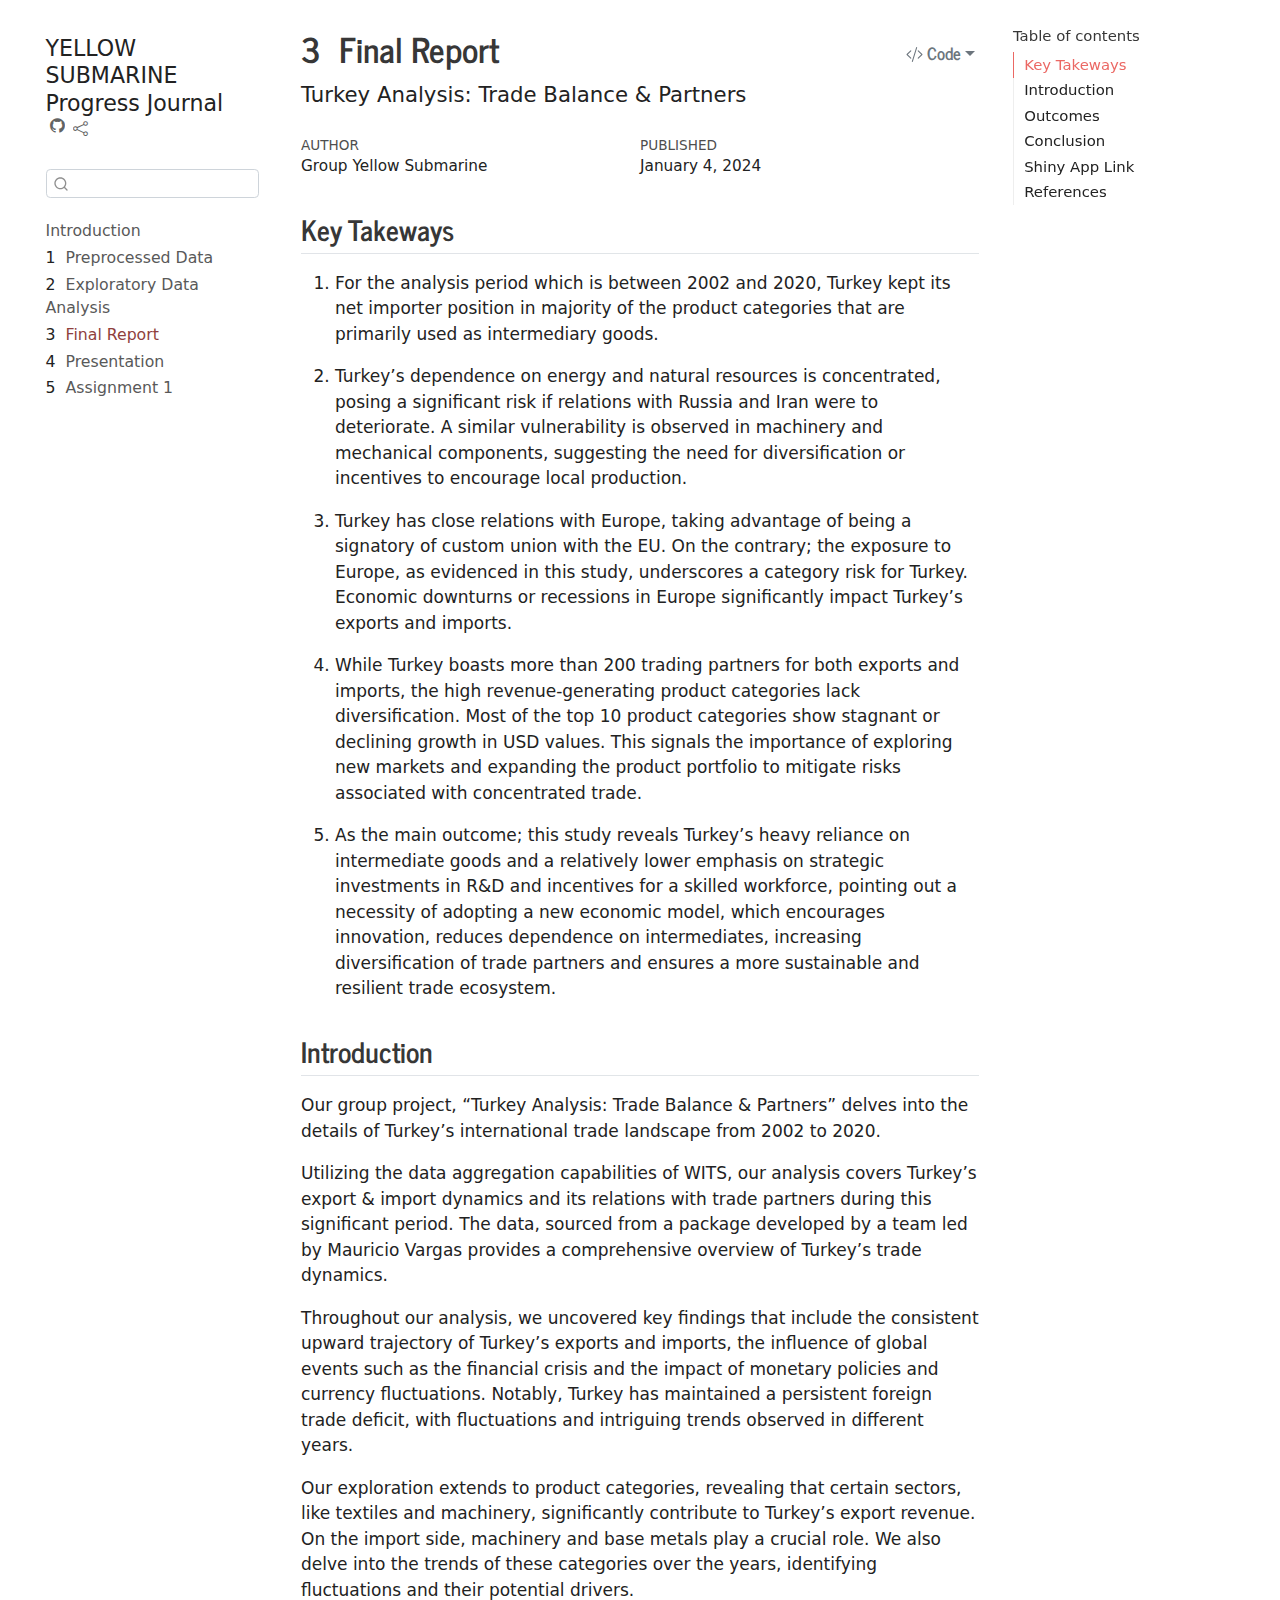
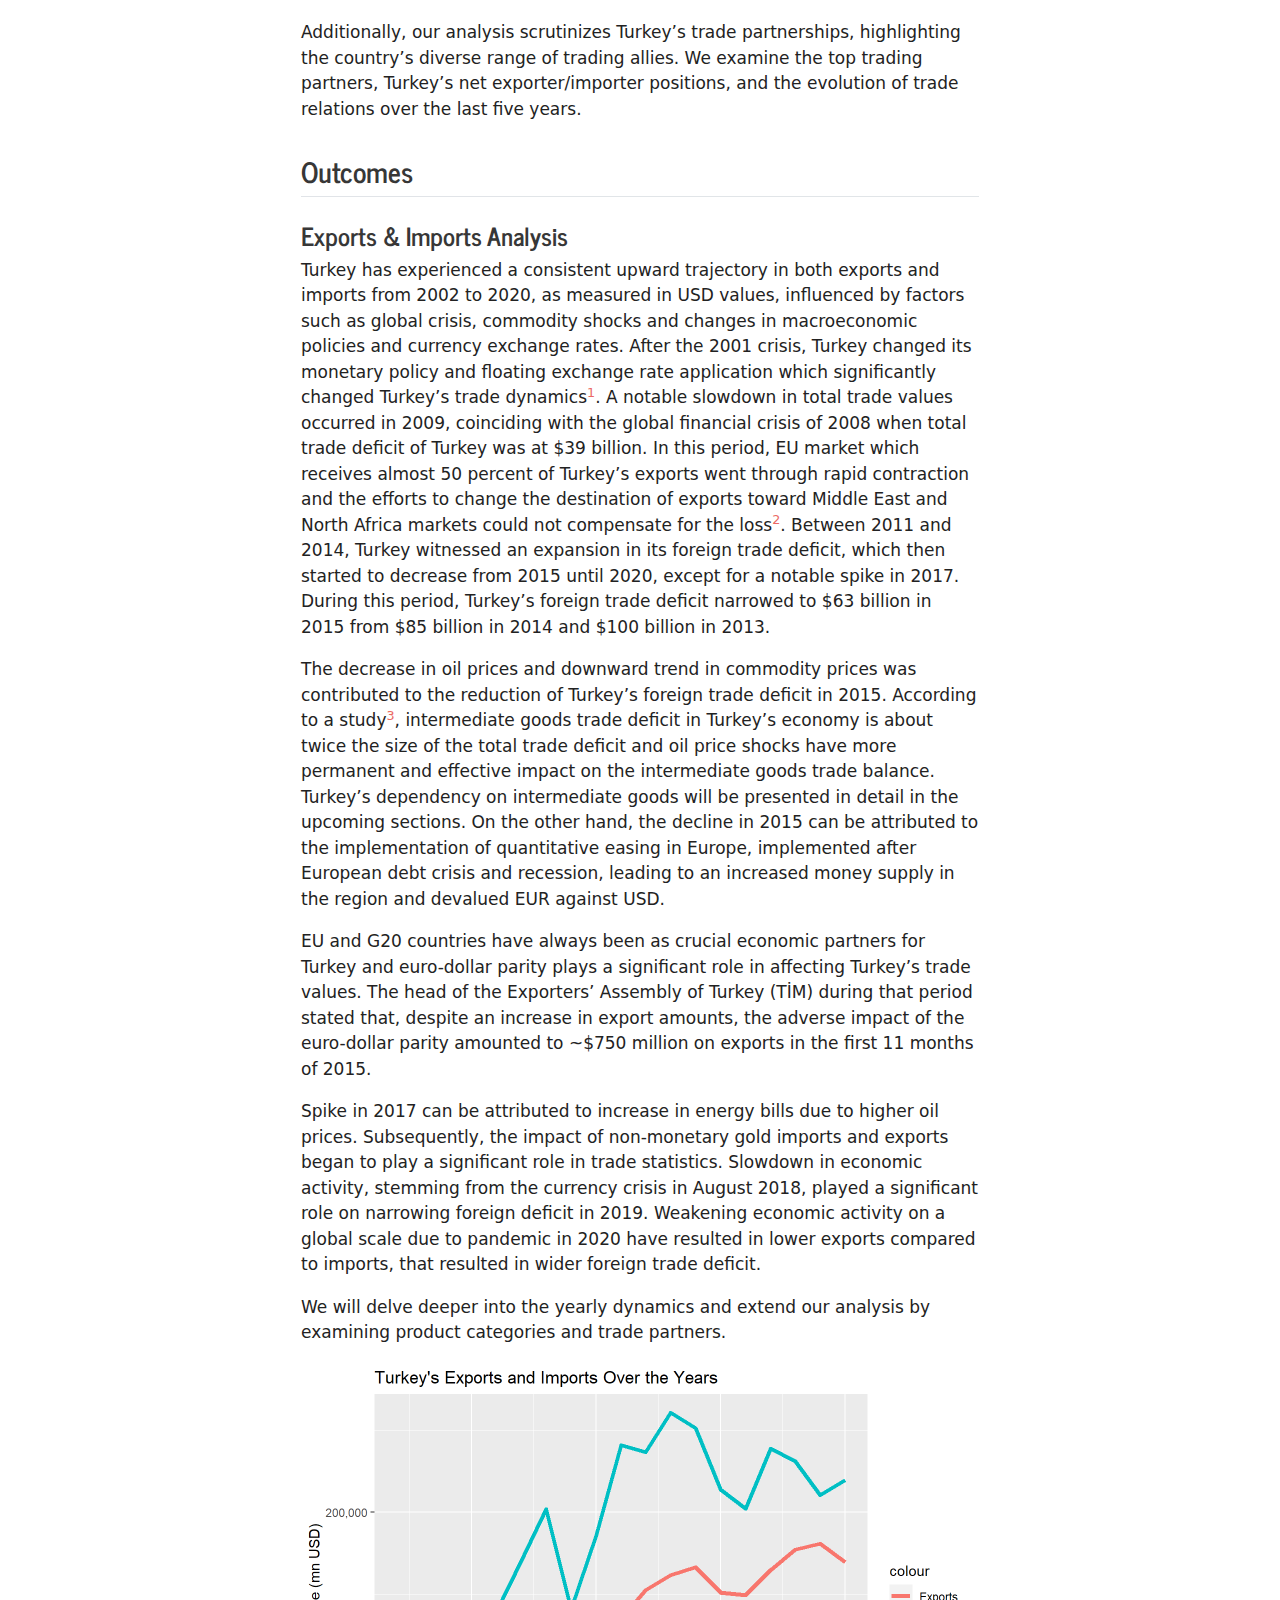
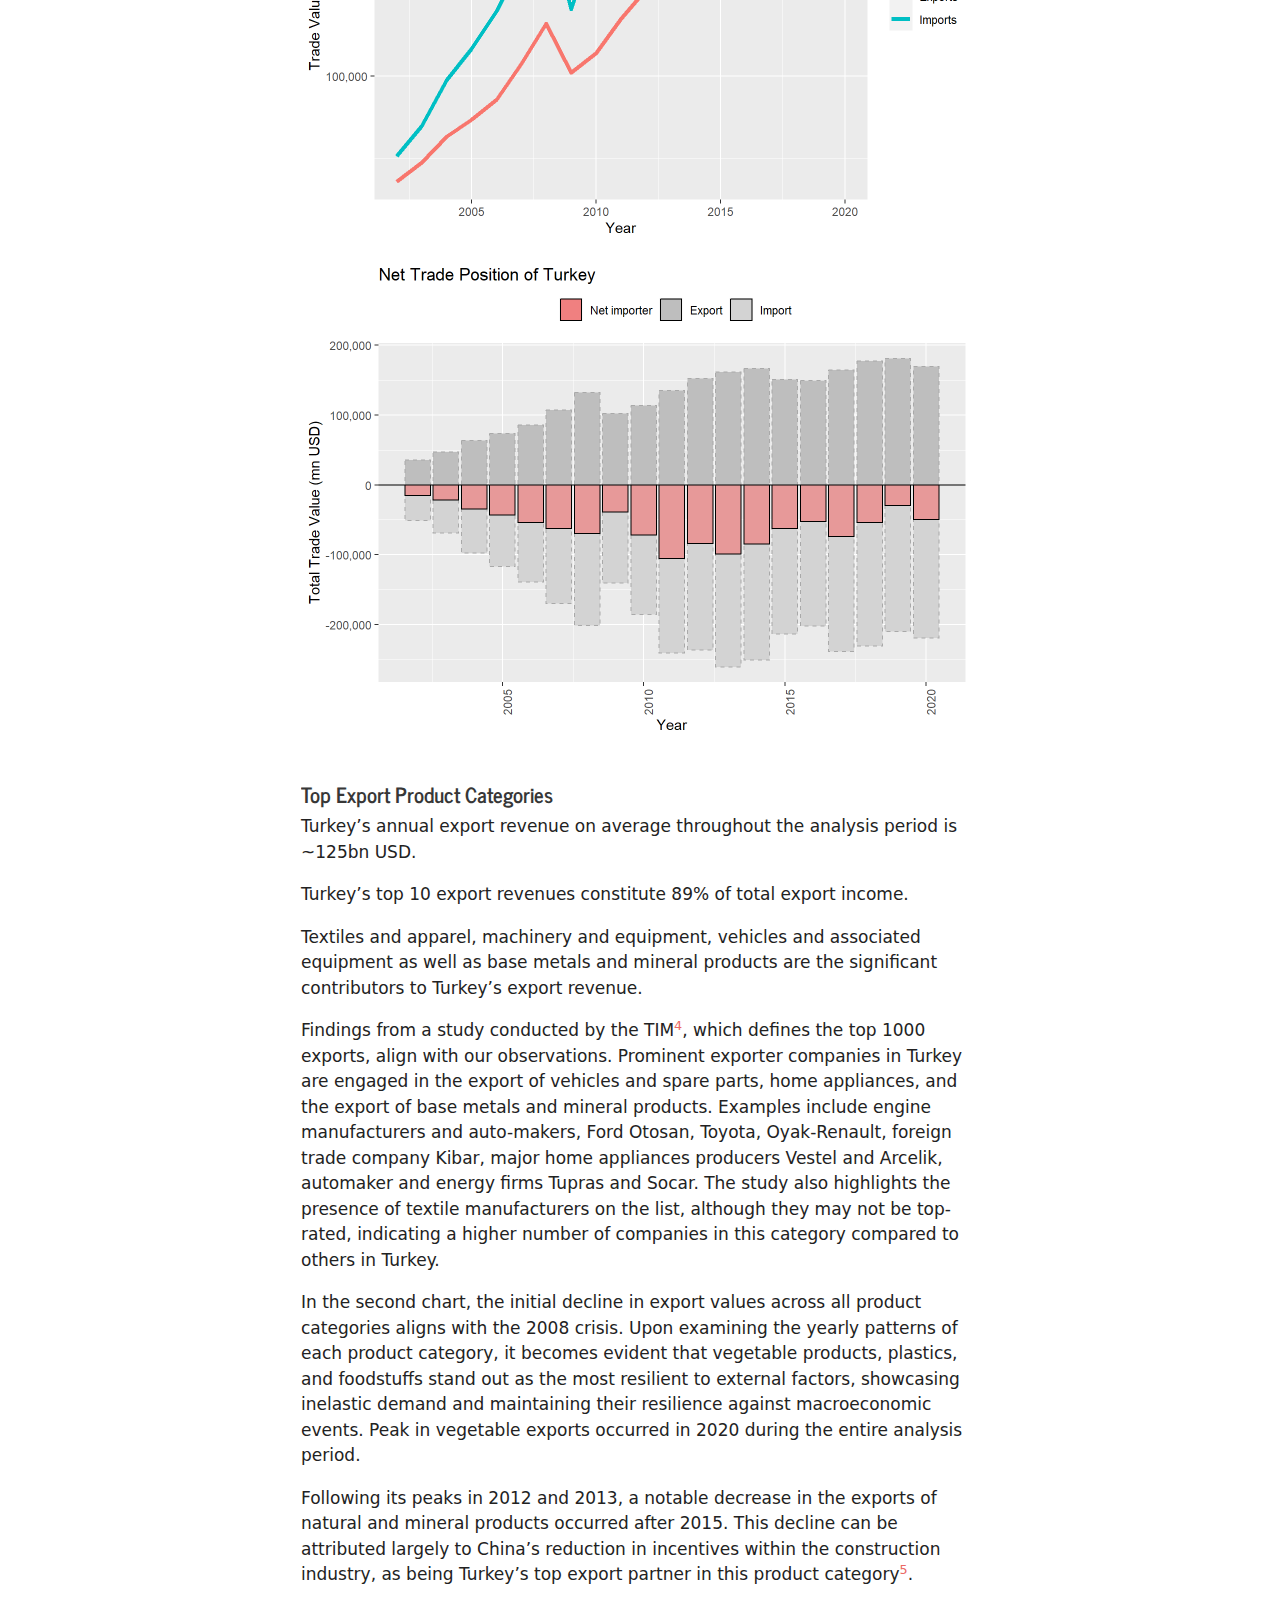
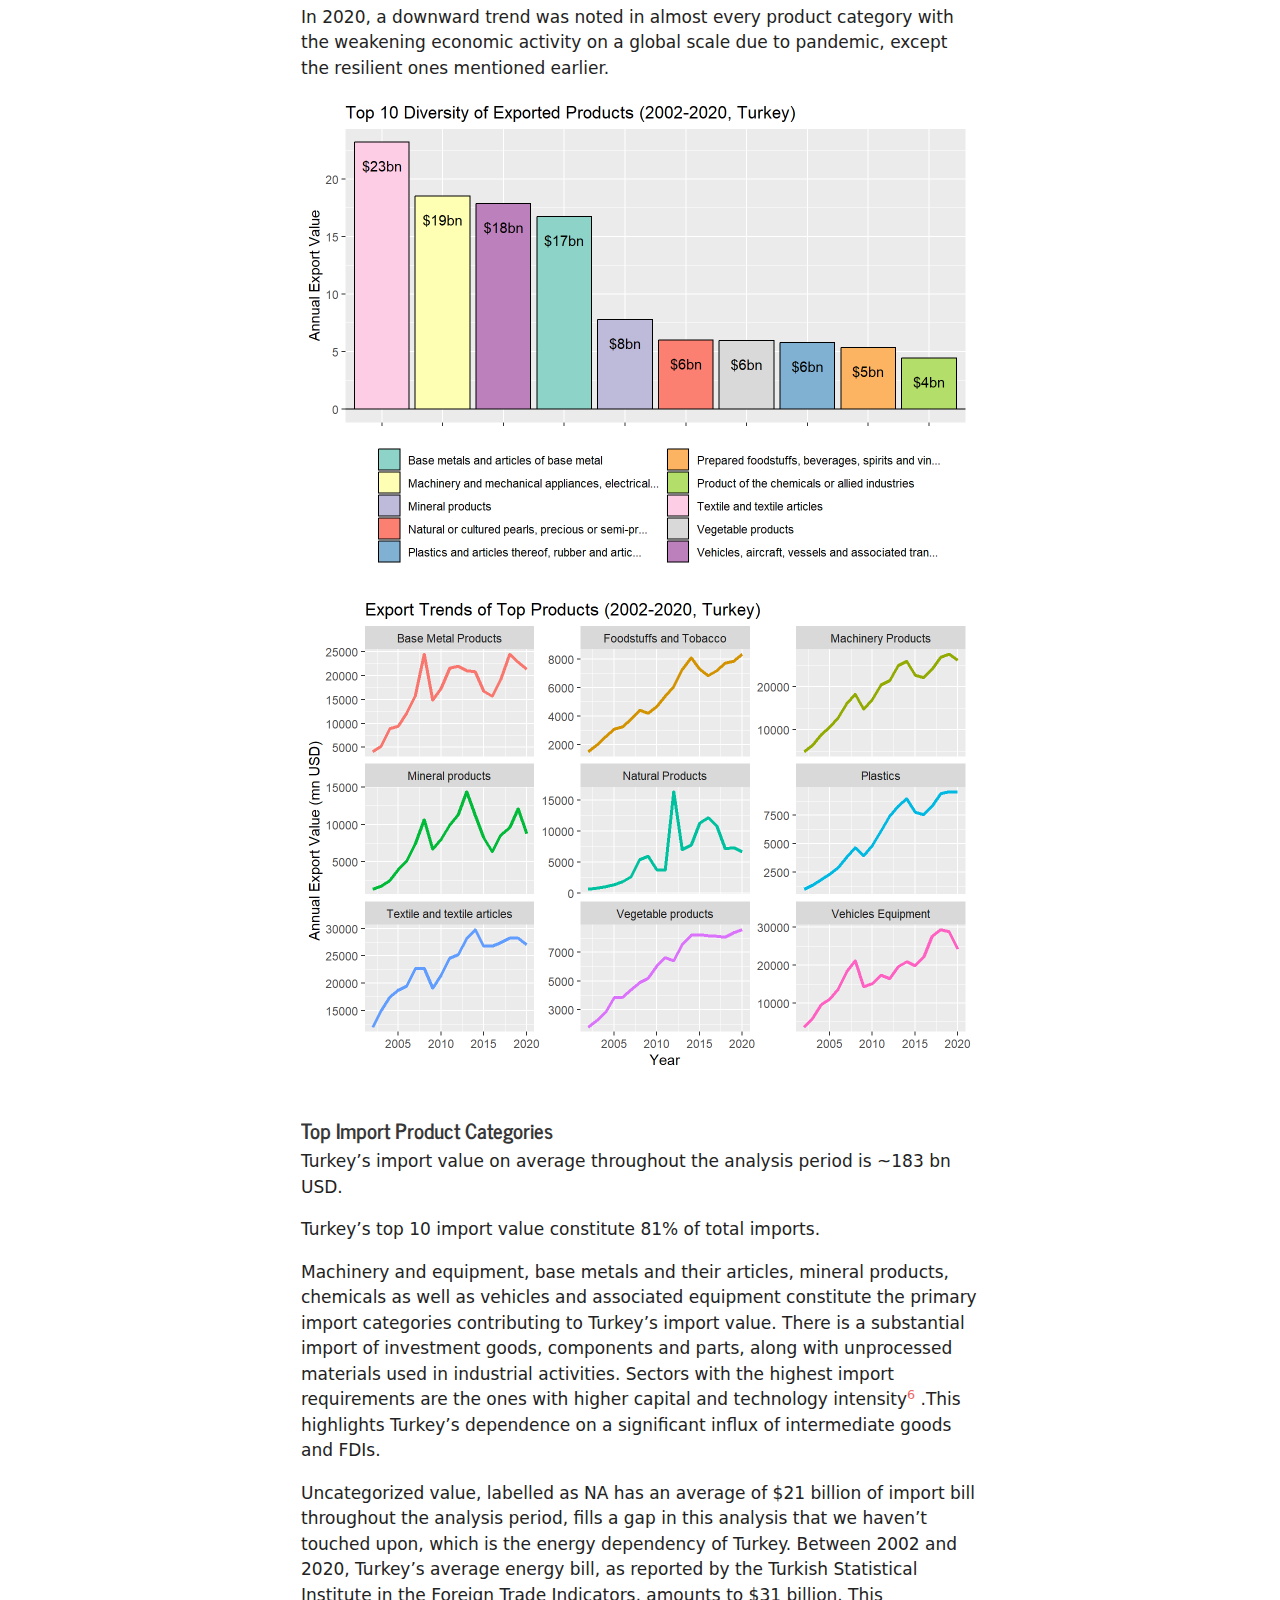
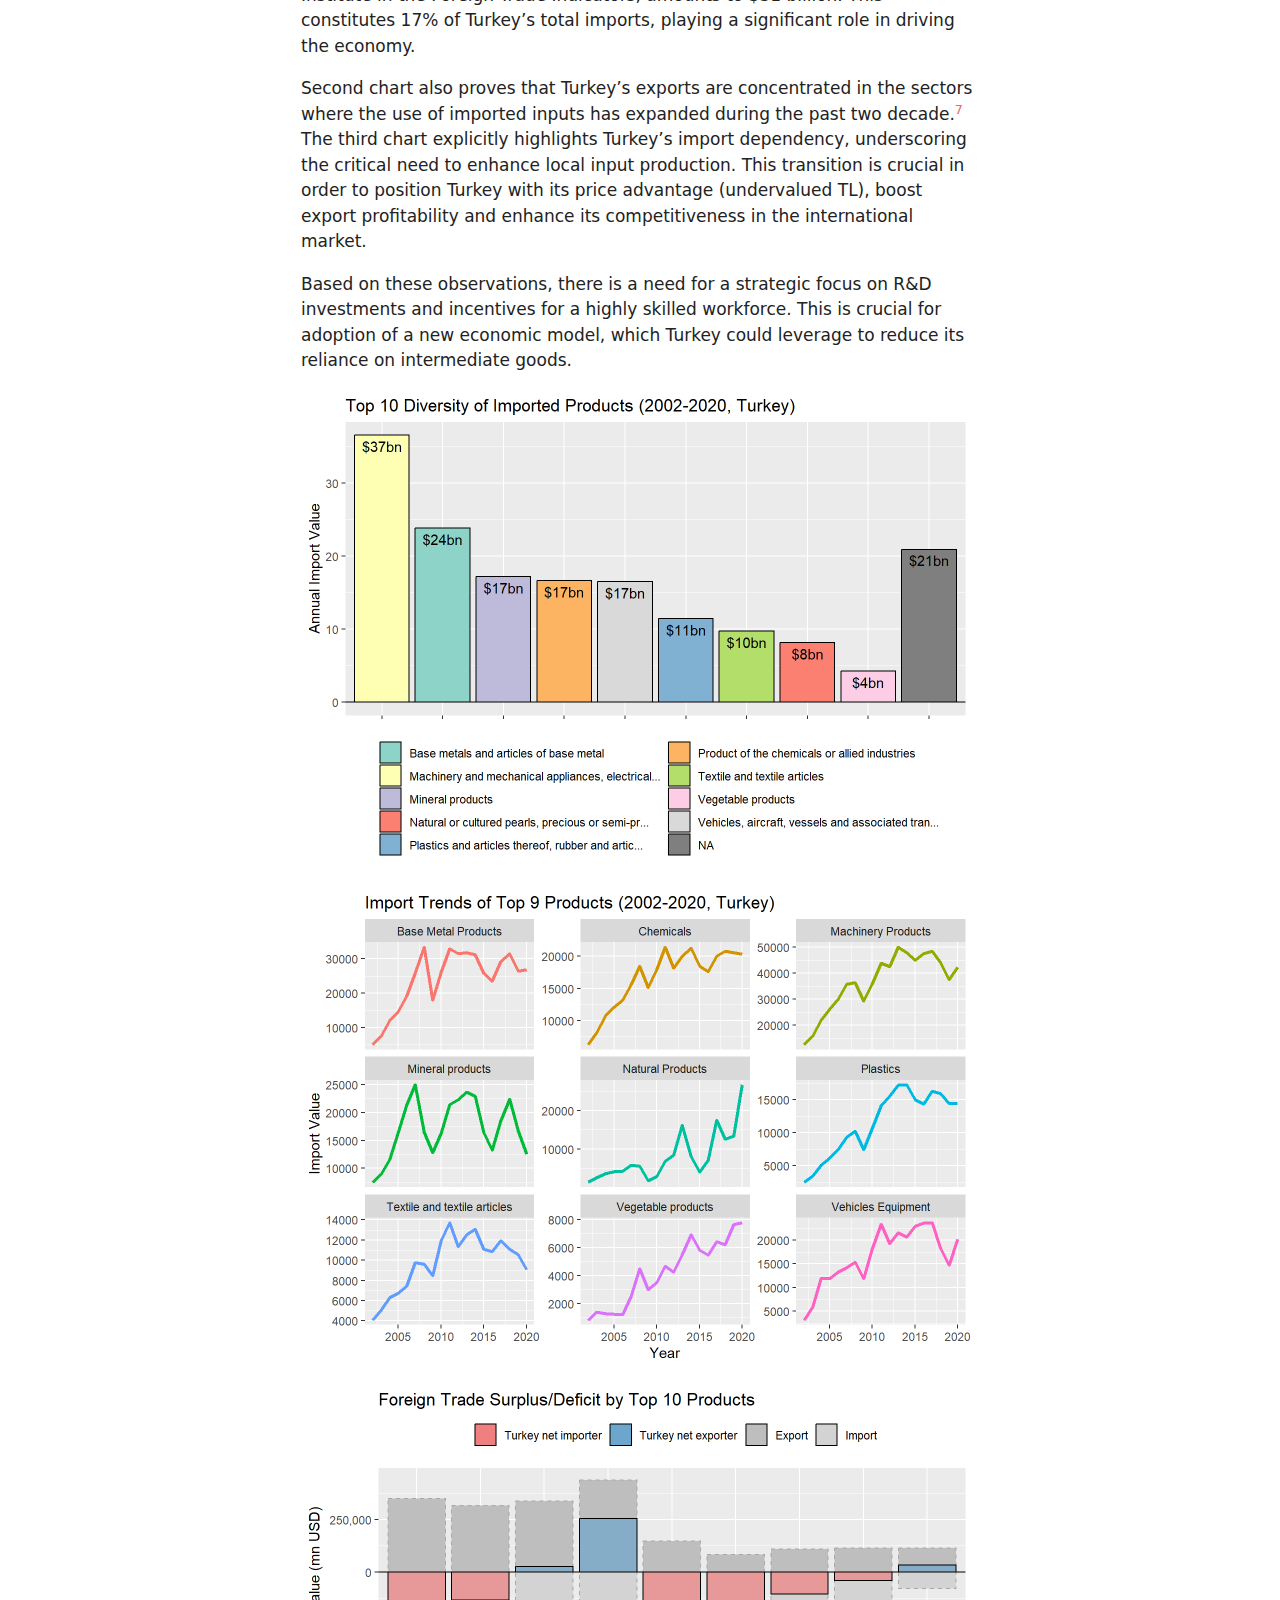
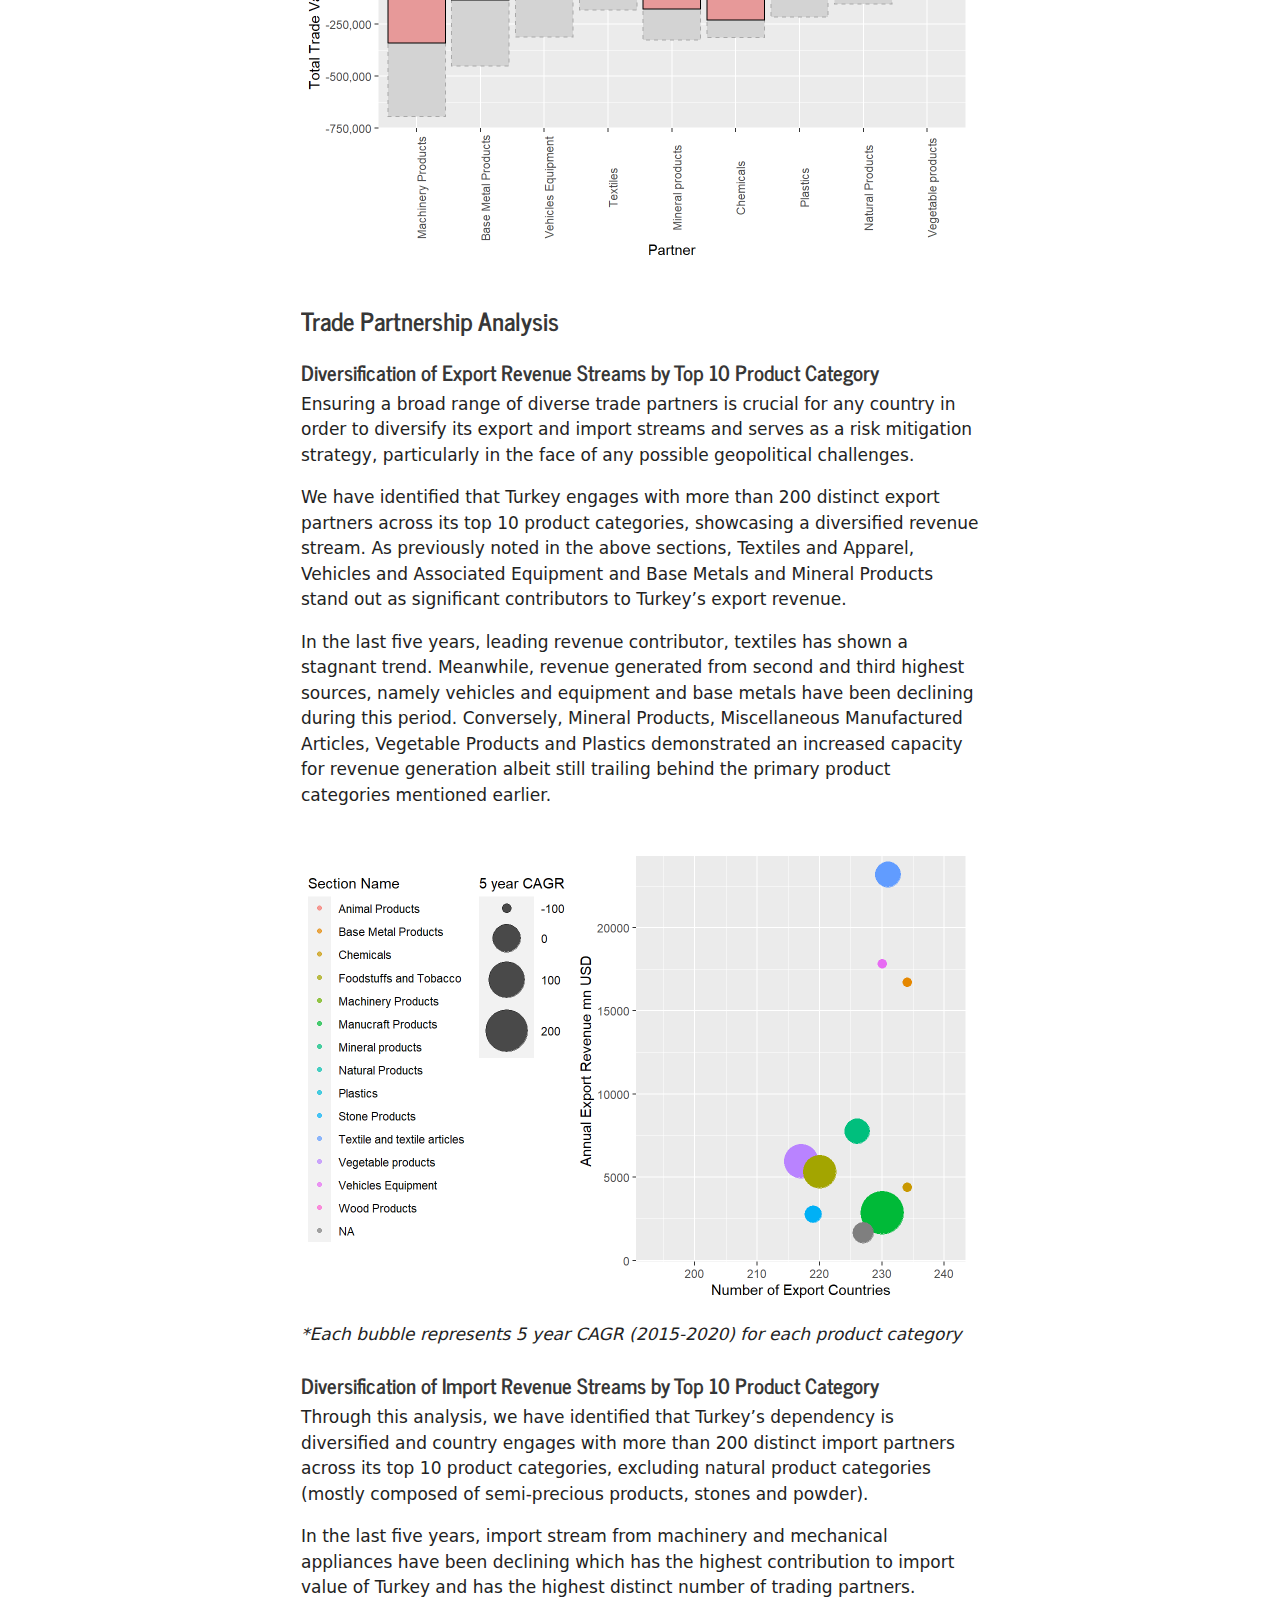
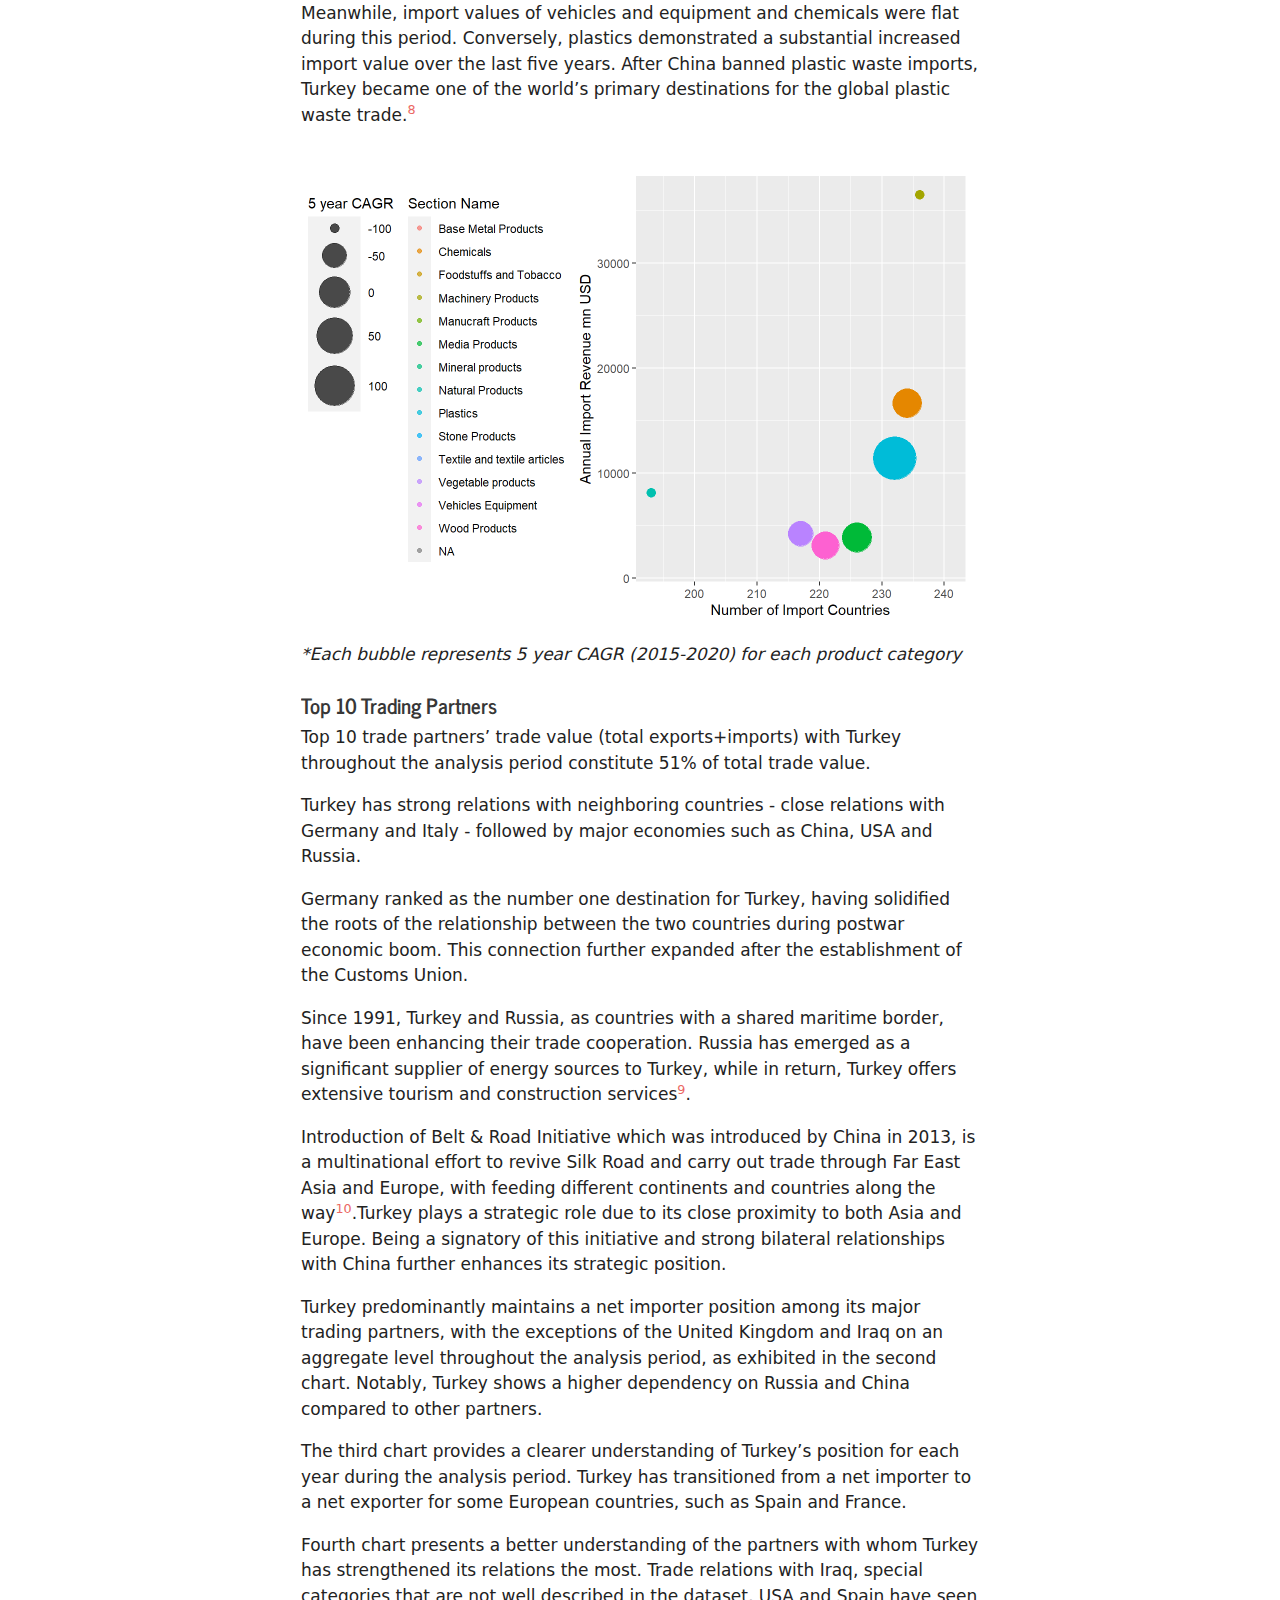
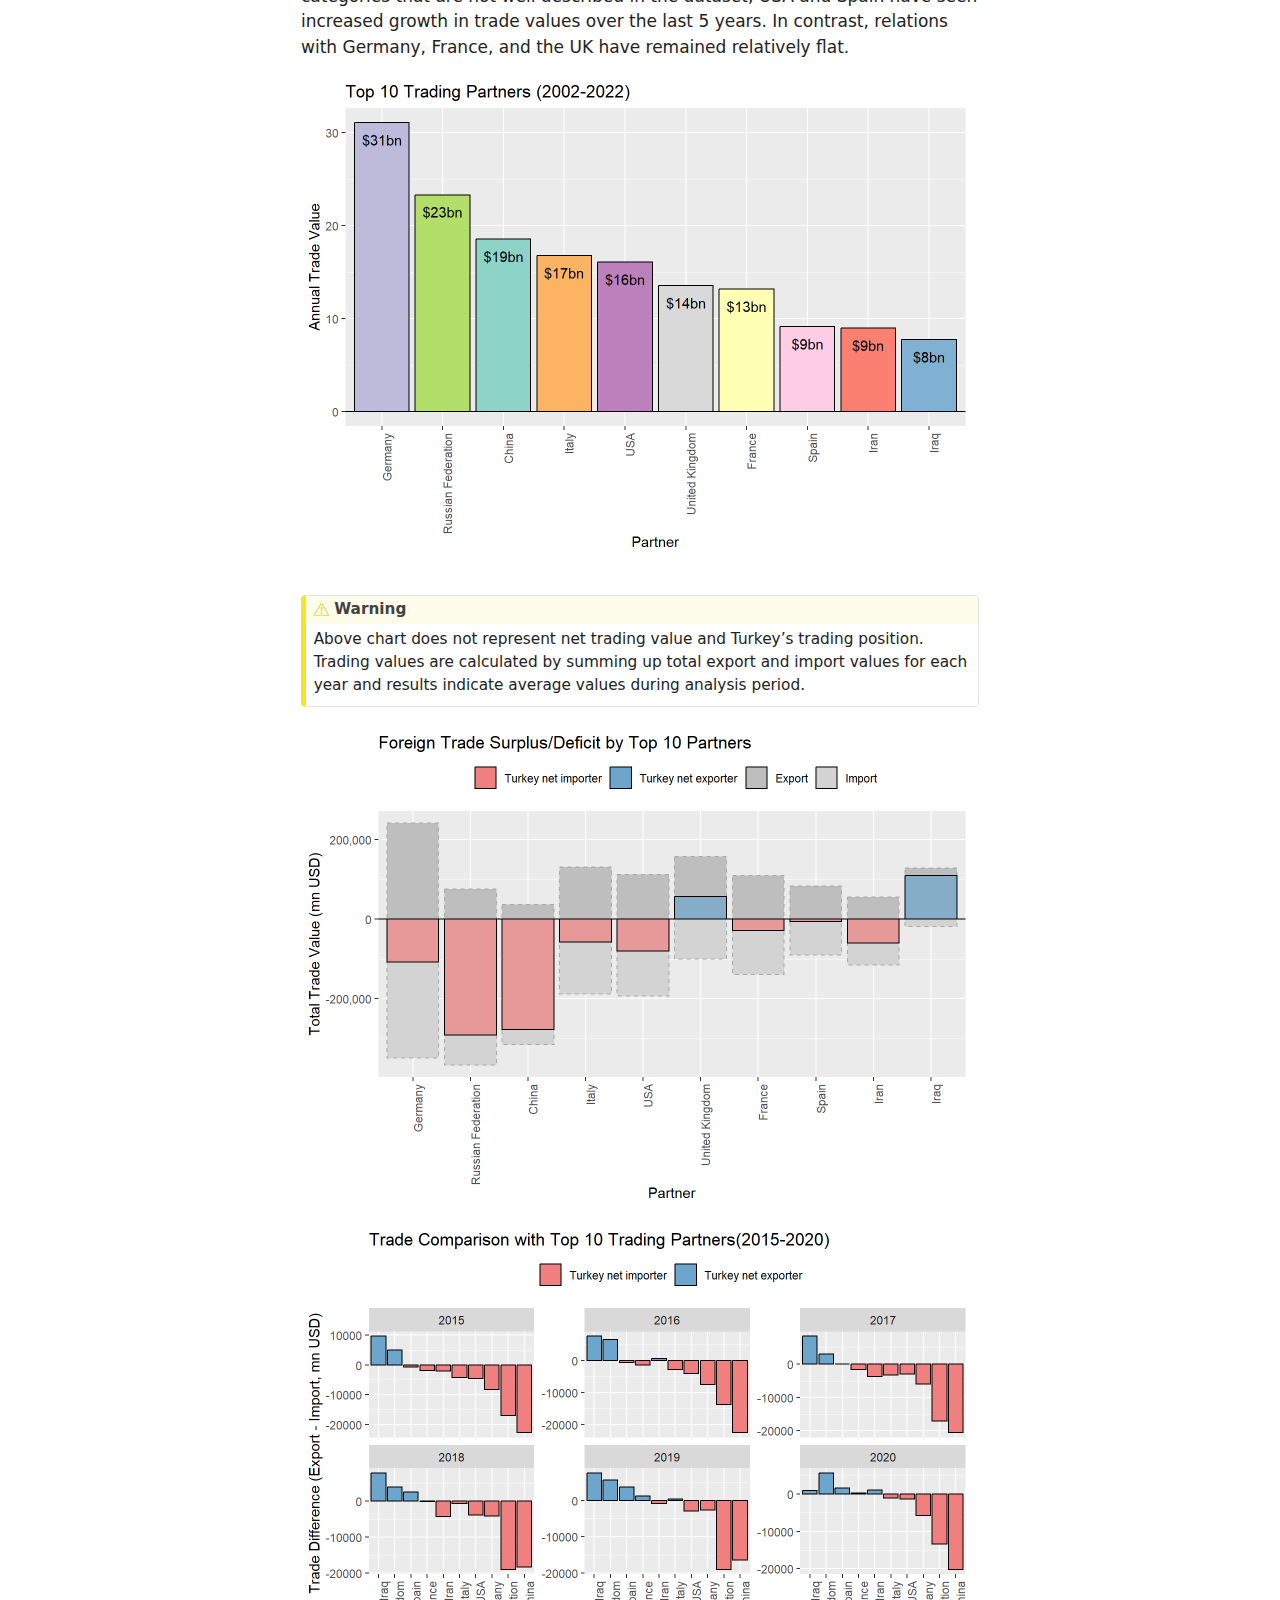
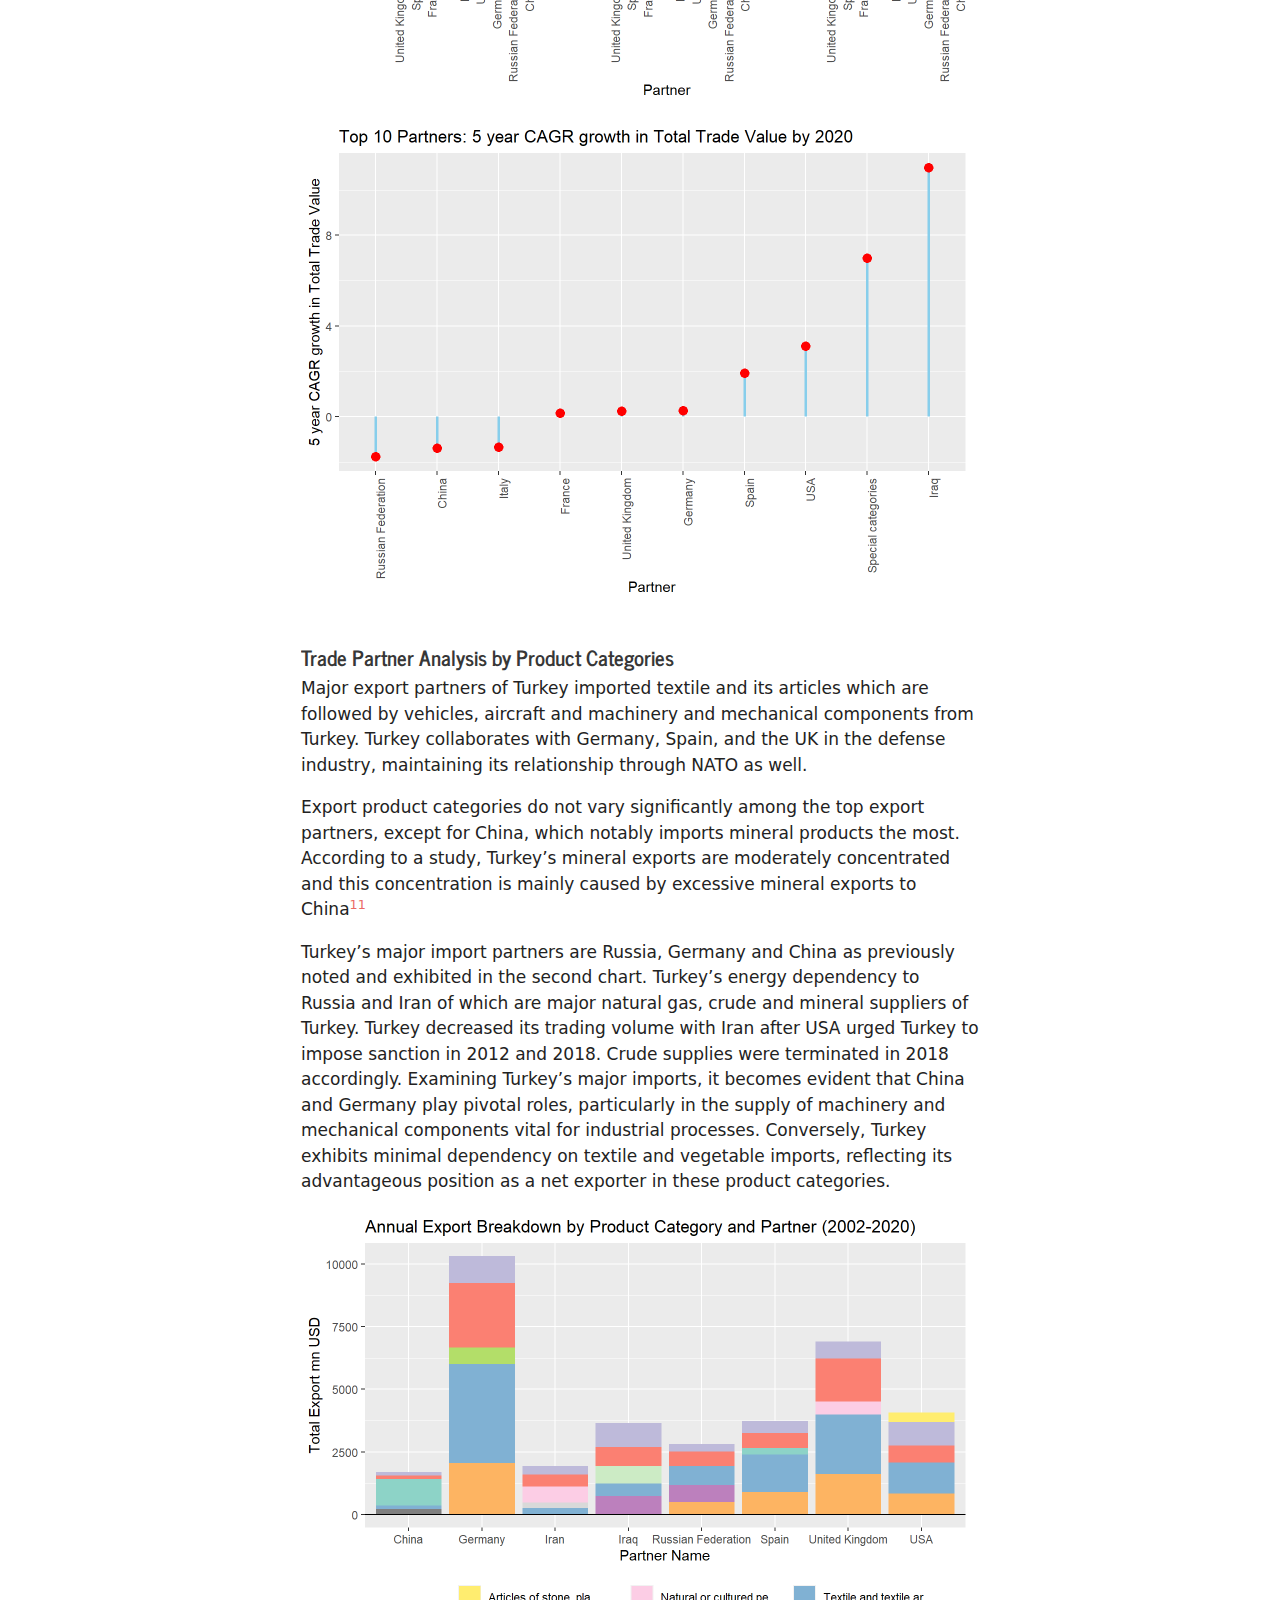
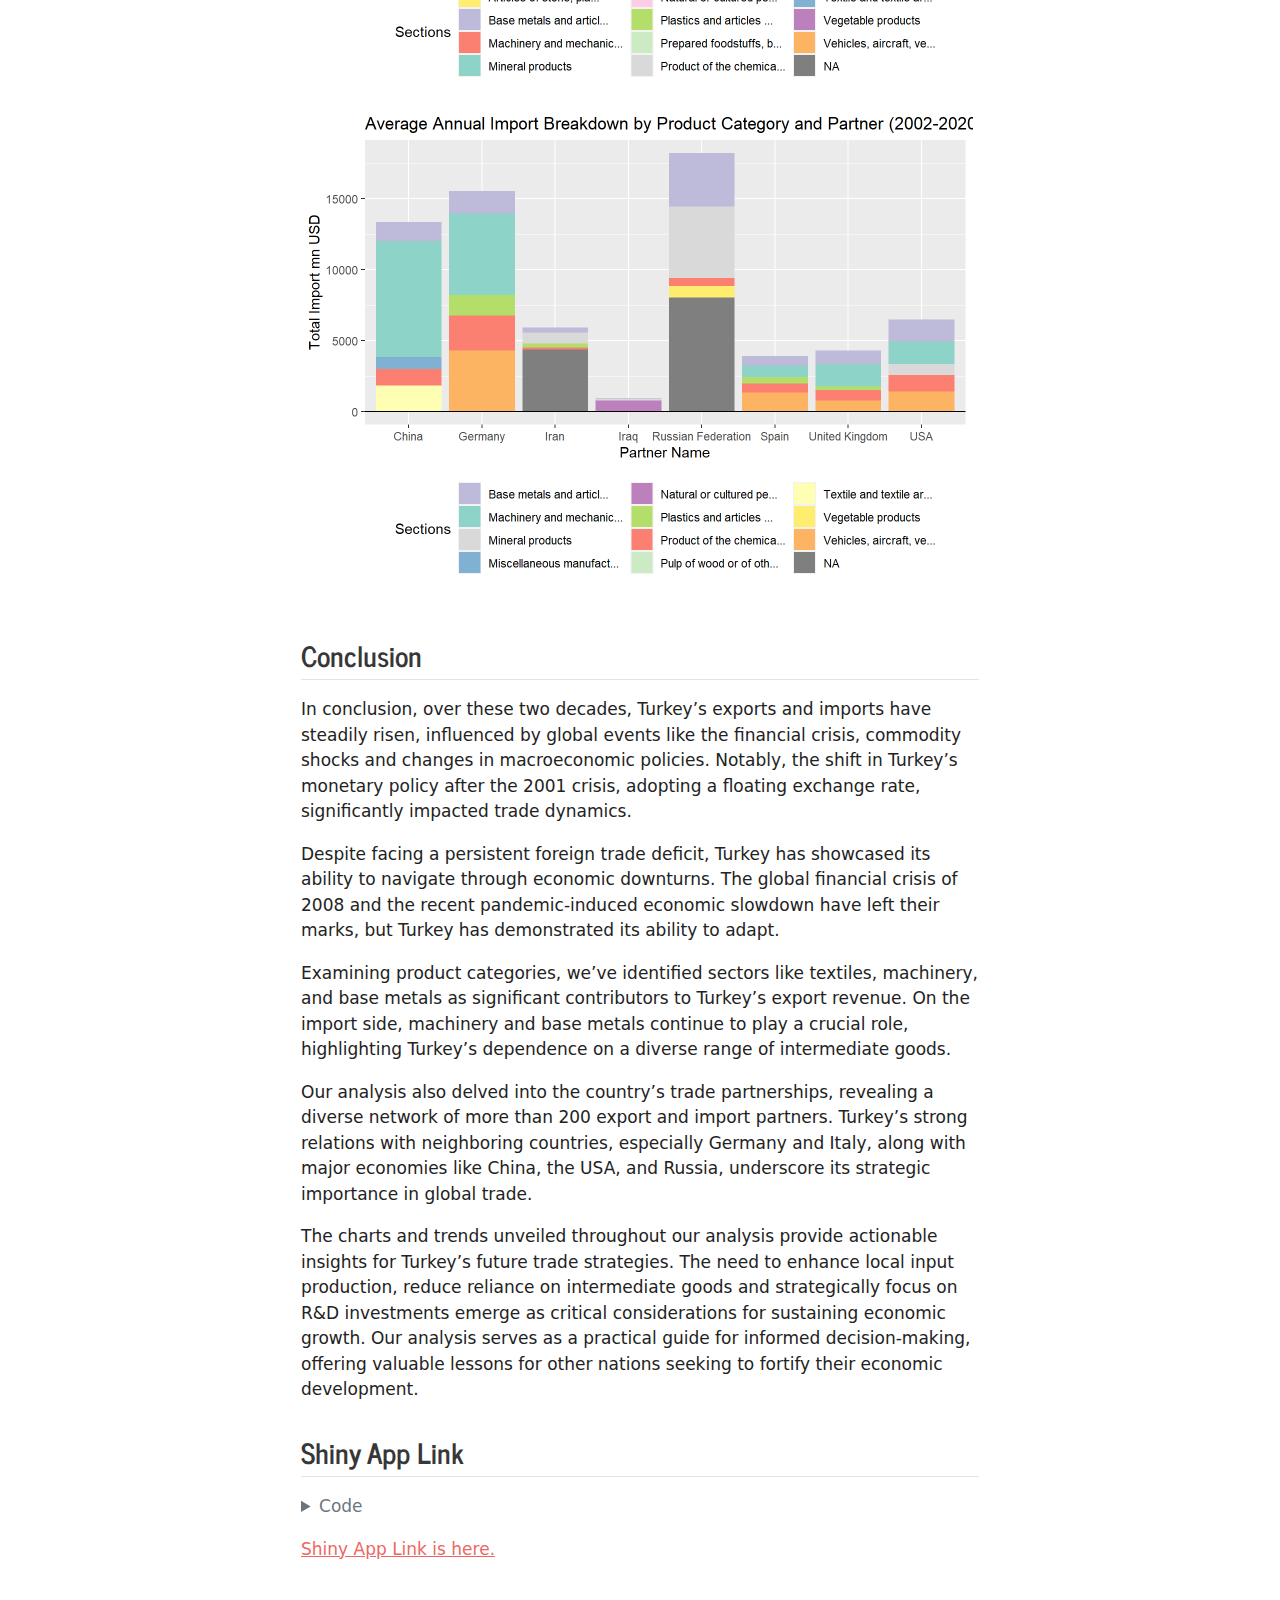
<file: docs/finalreport.html>
<!DOCTYPE html>
<html xmlns="http://www.w3.org/1999/xhtml" lang="en" xml:lang="en"><head>

<meta charset="utf-8">
<meta name="generator" content="quarto-1.3.450">

<meta name="viewport" content="width=device-width, initial-scale=1.0, user-scalable=yes">

<meta name="author" content="Group Yellow Submarine">
<meta name="dcterms.date" content="2024-01-04">

<title>YELLOW SUBMARINE Progress Journal - Final Report</title>
<style>
code{white-space: pre-wrap;}
span.smallcaps{font-variant: small-caps;}
div.columns{display: flex; gap: min(4vw, 1.5em);}
div.column{flex: auto; overflow-x: auto;}
div.hanging-indent{margin-left: 1.5em; text-indent: -1.5em;}
ul.task-list{list-style: none;}
ul.task-list li input[type="checkbox"] {
  width: 0.8em;
  margin: 0 0.8em 0.2em -1em; /* quarto-specific, see https://github.com/quarto-dev/quarto-cli/issues/4556 */ 
  vertical-align: middle;
}
/* CSS for syntax highlighting */
pre > code.sourceCode { white-space: pre; position: relative; }
pre > code.sourceCode > span { display: inline-block; line-height: 1.25; }
pre > code.sourceCode > span:empty { height: 1.2em; }
.sourceCode { overflow: visible; }
code.sourceCode > span { color: inherit; text-decoration: inherit; }
div.sourceCode { margin: 1em 0; }
pre.sourceCode { margin: 0; }
@media screen {
div.sourceCode { overflow: auto; }
}
@media print {
pre > code.sourceCode { white-space: pre-wrap; }
pre > code.sourceCode > span { text-indent: -5em; padding-left: 5em; }
}
pre.numberSource code
  { counter-reset: source-line 0; }
pre.numberSource code > span
  { position: relative; left: -4em; counter-increment: source-line; }
pre.numberSource code > span > a:first-child::before
  { content: counter(source-line);
    position: relative; left: -1em; text-align: right; vertical-align: baseline;
    border: none; display: inline-block;
    -webkit-touch-callout: none; -webkit-user-select: none;
    -khtml-user-select: none; -moz-user-select: none;
    -ms-user-select: none; user-select: none;
    padding: 0 4px; width: 4em;
  }
pre.numberSource { margin-left: 3em;  padding-left: 4px; }
div.sourceCode
  {   }
@media screen {
pre > code.sourceCode > span > a:first-child::before { text-decoration: underline; }
}
</style>


<script src="site_libs/quarto-nav/quarto-nav.js"></script>
<script src="site_libs/quarto-nav/headroom.min.js"></script>
<script src="site_libs/clipboard/clipboard.min.js"></script>
<script src="site_libs/quarto-search/autocomplete.umd.js"></script>
<script src="site_libs/quarto-search/fuse.min.js"></script>
<script src="site_libs/quarto-search/quarto-search.js"></script>
<meta name="quarto:offset" content="./">
<link href="./presentation.html" rel="next">
<link href="./exploratorydataanalysis.html" rel="prev">
<script src="site_libs/quarto-html/quarto.js"></script>
<script src="site_libs/quarto-html/popper.min.js"></script>
<script src="site_libs/quarto-html/tippy.umd.min.js"></script>
<script src="site_libs/quarto-html/anchor.min.js"></script>
<link href="site_libs/quarto-html/tippy.css" rel="stylesheet">
<link href="site_libs/quarto-html/quarto-syntax-highlighting.css" rel="stylesheet" id="quarto-text-highlighting-styles">
<script src="site_libs/bootstrap/bootstrap.min.js"></script>
<link href="site_libs/bootstrap/bootstrap-icons.css" rel="stylesheet">
<link href="site_libs/bootstrap/bootstrap.min.css" rel="stylesheet" id="quarto-bootstrap" data-mode="light">
<script id="quarto-search-options" type="application/json">{
  "location": "sidebar",
  "copy-button": false,
  "collapse-after": 3,
  "panel-placement": "start",
  "type": "textbox",
  "limit": 20,
  "language": {
    "search-no-results-text": "No results",
    "search-matching-documents-text": "matching documents",
    "search-copy-link-title": "Copy link to search",
    "search-hide-matches-text": "Hide additional matches",
    "search-more-match-text": "more match in this document",
    "search-more-matches-text": "more matches in this document",
    "search-clear-button-title": "Clear",
    "search-detached-cancel-button-title": "Cancel",
    "search-submit-button-title": "Submit",
    "search-label": "Search"
  }
}</script>


</head>

<body class="nav-sidebar floating">

<div id="quarto-search-results"></div>
  <header id="quarto-header" class="headroom fixed-top">
  <nav class="quarto-secondary-nav">
    <div class="container-fluid d-flex">
      <button type="button" class="quarto-btn-toggle btn" data-bs-toggle="collapse" data-bs-target="#quarto-sidebar,#quarto-sidebar-glass" aria-controls="quarto-sidebar" aria-expanded="false" aria-label="Toggle sidebar navigation" onclick="if (window.quartoToggleHeadroom) { window.quartoToggleHeadroom(); }">
        <i class="bi bi-layout-text-sidebar-reverse"></i>
      </button>
      <nav class="quarto-page-breadcrumbs" aria-label="breadcrumb"><ol class="breadcrumb"><li class="breadcrumb-item"><a href="./finalreport.html"><span class="chapter-number">3</span>&nbsp; <span class="chapter-title">Final Report</span></a></li></ol></nav>
      <a class="flex-grow-1" role="button" data-bs-toggle="collapse" data-bs-target="#quarto-sidebar,#quarto-sidebar-glass" aria-controls="quarto-sidebar" aria-expanded="false" aria-label="Toggle sidebar navigation" onclick="if (window.quartoToggleHeadroom) { window.quartoToggleHeadroom(); }">      
      </a>
      <button type="button" class="btn quarto-search-button" aria-label="" onclick="window.quartoOpenSearch();">
        <i class="bi bi-search"></i>
      </button>
    </div>
  </nav>
</header>
<!-- content -->
<div id="quarto-content" class="quarto-container page-columns page-rows-contents page-layout-article">
<!-- sidebar -->
  <nav id="quarto-sidebar" class="sidebar collapse collapse-horizontal sidebar-navigation floating overflow-auto">
    <div class="pt-lg-2 mt-2 text-left sidebar-header">
    <div class="sidebar-title mb-0 py-0">
      <a href="./">YELLOW SUBMARINE Progress Journal</a> 
        <div class="sidebar-tools-main">
    <a href="https://github.com/pjournal/mef07g-yellowsubmarine" rel="" title="Source Code" class="quarto-navigation-tool px-1" aria-label="Source Code"><i class="bi bi-github"></i></a>
    <div class="dropdown">
      <a href="" title="Share" id="quarto-navigation-tool-dropdown-0" class="quarto-navigation-tool dropdown-toggle px-1" data-bs-toggle="dropdown" aria-expanded="false" aria-label="Share"><i class="bi bi-share"></i></a>
      <ul class="dropdown-menu" aria-labelledby="quarto-navigation-tool-dropdown-0">
          <li>
            <a class="dropdown-item sidebar-tools-main-item" href="https://twitter.com/intent/tweet?url=|url|">
              <i class="bi bi-bi-twitter pe-1"></i>
            Twitter
            </a>
          </li>
          <li>
            <a class="dropdown-item sidebar-tools-main-item" href="https://www.facebook.com/sharer/sharer.php?u=|url|">
              <i class="bi bi-bi-facebook pe-1"></i>
            Facebook
            </a>
          </li>
      </ul>
    </div>
</div>
    </div>
      </div>
        <div class="mt-2 flex-shrink-0 align-items-center">
        <div class="sidebar-search">
        <div id="quarto-search" class="" title="Search"></div>
        </div>
        </div>
    <div class="sidebar-menu-container"> 
    <ul class="list-unstyled mt-1">
        <li class="sidebar-item">
  <div class="sidebar-item-container"> 
  <a href="./index.html" class="sidebar-item-text sidebar-link">
 <span class="menu-text">Introduction</span></a>
  </div>
</li>
        <li class="sidebar-item">
  <div class="sidebar-item-container"> 
  <a href="./preprocesseddata.html" class="sidebar-item-text sidebar-link">
 <span class="menu-text"><span class="chapter-number">1</span>&nbsp; <span class="chapter-title">Preprocessed Data</span></span></a>
  </div>
</li>
        <li class="sidebar-item">
  <div class="sidebar-item-container"> 
  <a href="./exploratorydataanalysis.html" class="sidebar-item-text sidebar-link">
 <span class="menu-text"><span class="chapter-number">2</span>&nbsp; <span class="chapter-title">Exploratory Data Analysis</span></span></a>
  </div>
</li>
        <li class="sidebar-item">
  <div class="sidebar-item-container"> 
  <a href="./finalreport.html" class="sidebar-item-text sidebar-link active">
 <span class="menu-text"><span class="chapter-number">3</span>&nbsp; <span class="chapter-title">Final Report</span></span></a>
  </div>
</li>
        <li class="sidebar-item">
  <div class="sidebar-item-container"> 
  <a href="./presentation.html" class="sidebar-item-text sidebar-link">
 <span class="menu-text"><span class="chapter-number">4</span>&nbsp; <span class="chapter-title">Presentation</span></span></a>
  </div>
</li>
        <li class="sidebar-item">
  <div class="sidebar-item-container"> 
  <a href="./assignment1.html" class="sidebar-item-text sidebar-link">
 <span class="menu-text"><span class="chapter-number">5</span>&nbsp; <span class="chapter-title">Assignment 1</span></span></a>
  </div>
</li>
    </ul>
    </div>
</nav>
<div id="quarto-sidebar-glass" data-bs-toggle="collapse" data-bs-target="#quarto-sidebar,#quarto-sidebar-glass"></div>
<!-- margin-sidebar -->
    <div id="quarto-margin-sidebar" class="sidebar margin-sidebar">
        <nav id="TOC" role="doc-toc" class="toc-active">
    <h2 id="toc-title">Table of contents</h2>
   
  <ul>
  <li><a href="#key-takeways" id="toc-key-takeways" class="nav-link active" data-scroll-target="#key-takeways">Key Takeways</a></li>
  <li><a href="#introduction" id="toc-introduction" class="nav-link" data-scroll-target="#introduction">Introduction</a></li>
  <li><a href="#outcomes" id="toc-outcomes" class="nav-link" data-scroll-target="#outcomes">Outcomes</a>
  <ul class="collapse">
  <li><a href="#exports-imports-analysis" id="toc-exports-imports-analysis" class="nav-link" data-scroll-target="#exports-imports-analysis">Exports &amp; Imports Analysis</a></li>
  <li><a href="#trade-partnership-analysis" id="toc-trade-partnership-analysis" class="nav-link" data-scroll-target="#trade-partnership-analysis">Trade Partnership Analysis</a></li>
  </ul></li>
  <li><a href="#conclusion" id="toc-conclusion" class="nav-link" data-scroll-target="#conclusion">Conclusion</a></li>
  <li><a href="#shiny-app-link" id="toc-shiny-app-link" class="nav-link" data-scroll-target="#shiny-app-link">Shiny App Link</a></li>
  <li><a href="#references" id="toc-references" class="nav-link" data-scroll-target="#references">References</a></li>
  </ul>
</nav>
    </div>
<!-- main -->
<main class="content" id="quarto-document-content">

<header id="title-block-header" class="quarto-title-block default">
<div class="quarto-title">
<div class="quarto-title-block"><div><h1 class="title"><span class="chapter-number">3</span>&nbsp; <span class="chapter-title">Final Report</span></h1><button type="button" class="btn code-tools-button dropdown-toggle" id="quarto-code-tools-menu" data-bs-toggle="dropdown" aria-expanded="false"><i class="bi"></i> Code</button><ul class="dropdown-menu dropdown-menu-end" aria-labelelledby="quarto-code-tools-menu"><li><a id="quarto-show-all-code" class="dropdown-item" href="javascript:void(0)" role="button">Show All Code</a></li><li><a id="quarto-hide-all-code" class="dropdown-item" href="javascript:void(0)" role="button">Hide All Code</a></li><li><hr class="dropdown-divider"></li><li><a id="quarto-view-source" class="dropdown-item" href="javascript:void(0)" role="button">View Source</a></li></ul></div></div>
<p class="subtitle lead">Turkey Analysis: Trade Balance &amp; Partners</p>
</div>



<div class="quarto-title-meta">

    <div>
    <div class="quarto-title-meta-heading">Author</div>
    <div class="quarto-title-meta-contents">
             <p>Group Yellow Submarine </p>
          </div>
  </div>
    
    <div>
    <div class="quarto-title-meta-heading">Published</div>
    <div class="quarto-title-meta-contents">
      <p class="date">January 4, 2024</p>
    </div>
  </div>
  
    
  </div>
  

</header>

<section id="key-takeways" class="level2">
<h2 class="anchored" data-anchor-id="key-takeways">Key Takeways</h2>
<ol type="1">
<li><p>For the analysis period which is between 2002 and 2020, Turkey kept its net importer position in majority of the product categories that are primarily used as intermediary goods.</p></li>
<li><p>Turkey’s dependence on energy and natural resources is concentrated, posing a significant risk if relations with Russia and Iran were to deteriorate. A similar vulnerability is observed in machinery and mechanical components, suggesting the need for diversification or incentives to encourage local production.</p></li>
<li><p>Turkey has close relations with Europe, taking advantage of being a signatory of custom union with the EU. On the contrary; the exposure to Europe, as evidenced in this study, underscores a category risk for Turkey. Economic downturns or recessions in Europe significantly impact Turkey’s exports and imports.</p></li>
<li><p>While Turkey boasts more than 200 trading partners for both exports and imports, the high revenue-generating product categories lack diversification. Most of the top 10 product categories show stagnant or declining growth in USD values. This signals the importance of exploring new markets and expanding the product portfolio to mitigate risks associated with concentrated trade.</p></li>
<li><p>As the main outcome; this study reveals Turkey’s heavy reliance on intermediate goods and a relatively lower emphasis on strategic investments in R&amp;D and incentives for a skilled workforce, pointing out a necessity of adopting a new economic model, which encourages innovation, reduces dependence on intermediates, increasing diversification of trade partners and ensures a more sustainable and resilient trade ecosystem.</p></li>
</ol>
</section>
<section id="introduction" class="level2">
<h2 class="anchored" data-anchor-id="introduction">Introduction</h2>
<p>Our group project, “Turkey Analysis: Trade Balance &amp; Partners” delves into the details of Turkey’s international trade landscape from 2002 to 2020.</p>
<p>Utilizing the data aggregation capabilities of WITS, our analysis covers Turkey’s export &amp; import dynamics and its relations with trade partners during this significant period. The data, sourced from a package developed by a team led by Mauricio Vargas provides a comprehensive overview of Turkey’s trade dynamics.</p>
<p>Throughout our analysis, we uncovered key findings that include the consistent upward trajectory of Turkey’s exports and imports, the influence of global events such as the financial crisis and the impact of monetary policies and currency fluctuations. Notably, Turkey has maintained a persistent foreign trade deficit, with fluctuations and intriguing trends observed in different years.</p>
<p>Our exploration extends to product categories, revealing that certain sectors, like textiles and machinery, significantly contribute to Turkey’s export revenue. On the import side, machinery and base metals play a crucial role. We also delve into the trends of these categories over the years, identifying fluctuations and their potential drivers.</p>
<p>Additionally, our analysis scrutinizes Turkey’s trade partnerships, highlighting the country’s diverse range of trading allies. We examine the top trading partners, Turkey’s net exporter/importer positions, and the evolution of trade relations over the last five years.</p>
</section>
<section id="outcomes" class="level2">
<h2 class="anchored" data-anchor-id="outcomes">Outcomes</h2>
<section id="exports-imports-analysis" class="level3">
<h3 class="anchored" data-anchor-id="exports-imports-analysis">Exports &amp; Imports Analysis</h3>
<p>Turkey has experienced a consistent upward trajectory in both exports and imports from 2002 to 2020, as measured in USD values, influenced by factors such as global crisis, commodity shocks and changes in macroeconomic policies and currency exchange rates. After the 2001 crisis, Turkey changed its monetary policy and floating exchange rate application which significantly changed Turkey’s trade dynamics<a href="#fn1" class="footnote-ref" id="fnref1" role="doc-noteref"><sup>1</sup></a>. A notable slowdown in total trade values occurred in 2009, coinciding with the global financial crisis of 2008 when total trade deficit of Turkey was at $39 billion. In this period, EU market which receives almost 50 percent of Turkey’s exports went through rapid contraction and the efforts to change the destination of exports toward Middle East and North Africa markets could not compensate for the loss<a href="#fn2" class="footnote-ref" id="fnref2" role="doc-noteref"><sup>2</sup></a>. Between 2011 and 2014, Turkey witnessed an expansion in its foreign trade deficit, which then started to decrease from 2015 until 2020, except for a notable spike in 2017. During this period, Turkey’s foreign trade deficit narrowed to $63 billion in 2015 from $85 billion in 2014 and $100 billion in 2013.</p>
<p>The decrease in oil prices and downward trend in commodity prices was contributed to the reduction of Turkey’s foreign trade deficit in 2015. According to a study<a href="#fn3" class="footnote-ref" id="fnref3" role="doc-noteref"><sup>3</sup></a>, intermediate goods trade deficit in Turkey’s economy is about twice the size of the total trade deficit and oil price shocks have more permanent and effective impact on the intermediate goods trade balance. Turkey’s dependency on intermediate goods will be presented in detail in the upcoming sections. On the other hand, the decline in 2015 can be attributed to the implementation of quantitative easing in Europe, implemented after European debt crisis and recession, leading to an increased money supply in the region and devalued EUR against USD.</p>
<p>EU and G20 countries have always been as crucial economic partners for Turkey and euro-dollar parity plays a significant role in affecting Turkey’s trade values. The head of the Exporters’ Assembly of Turkey (TİM) during that period stated that, despite an increase in export amounts, the adverse impact of the euro-dollar parity amounted to ~$750 million on exports in the first 11 months of 2015.</p>
<p>Spike in 2017 can be attributed to increase in energy bills due to higher oil prices. Subsequently, the impact of non-monetary gold imports and exports began to play a significant role in trade statistics. Slowdown in economic activity, stemming from the currency crisis in August 2018, played a significant role on narrowing foreign deficit in 2019. Weakening economic activity on a global scale due to pandemic in 2020 have resulted in lower exports compared to imports, that resulted in wider foreign trade deficit.</p>
<p>We will delve deeper into the yearly dynamics and extend our analysis by examining product categories and trade partners.</p>
<div class="cell">
<div class="cell-output-display">
<p><img src="finalreport_files/figure-html/unnamed-chunk-3-1.png" class="img-fluid" width="672"></p>
</div>
</div>
<div class="cell">
<div class="cell-output-display">
<p><img src="finalreport_files/figure-html/unnamed-chunk-4-1.png" class="img-fluid" width="672"></p>
</div>
</div>
<section id="top-export-product-categories" class="level4">
<h4 class="anchored" data-anchor-id="top-export-product-categories">Top Export Product Categories</h4>
<p>Turkey’s annual export revenue on average throughout the analysis period is ~125bn USD.</p>
<p>Turkey’s top 10 export revenues constitute 89% of total export income.</p>
<p>Textiles and apparel, machinery and equipment, vehicles and associated equipment as well as base metals and mineral products are the significant contributors to Turkey’s export revenue.</p>
<p>Findings from a study conducted by the TIM<a href="#fn4" class="footnote-ref" id="fnref4" role="doc-noteref"><sup>4</sup></a>, which defines the top 1000 exports, align with our observations. Prominent exporter companies in Turkey are engaged in the export of vehicles and spare parts, home appliances, and the export of base metals and mineral products. Examples include engine manufacturers and auto-makers, Ford Otosan, Toyota, Oyak-Renault, foreign trade company Kibar, major home appliances producers Vestel and Arcelik, automaker and energy firms Tupras and Socar. The study also highlights the presence of textile manufacturers on the list, although they may not be top-rated, indicating a higher number of companies in this category compared to others in Turkey.</p>
<p>In the second chart, the initial decline in export values across all product categories aligns with the 2008 crisis. Upon examining the yearly patterns of each product category, it becomes evident that vegetable products, plastics, and foodstuffs stand out as the most resilient to external factors, showcasing inelastic demand and maintaining their resilience against macroeconomic events. Peak in vegetable exports occurred in 2020 during the entire analysis period.</p>
<p>Following its peaks in 2012 and 2013, a notable decrease in the exports of natural and mineral products occurred after 2015. This decline can be attributed largely to China’s reduction in incentives within the construction industry, as being Turkey’s top export partner in this product category<a href="#fn5" class="footnote-ref" id="fnref5" role="doc-noteref"><sup>5</sup></a>.</p>
<p>In 2020, a downward trend was noted in almost every product category with the weakening economic activity on a global scale due to pandemic, except the resilient ones mentioned earlier.</p>
<div class="cell">
<div class="cell-output-display">
<p><img src="finalreport_files/figure-html/unnamed-chunk-5-1.png" class="img-fluid" width="672"></p>
</div>
</div>
<div class="cell">
<div class="cell-output-display">
<p><img src="finalreport_files/figure-html/unnamed-chunk-6-1.png" class="img-fluid" width="672"></p>
</div>
</div>
</section>
<section id="top-import-product-categories" class="level4">
<h4 class="anchored" data-anchor-id="top-import-product-categories">Top Import Product Categories</h4>
<p>Turkey’s import value on average throughout the analysis period is ~183 bn USD.</p>
<p>Turkey’s top 10 import value constitute 81% of total imports.</p>
<p>Machinery and equipment, base metals and their articles, mineral products, chemicals as well as vehicles and associated equipment constitute the primary import categories contributing to Turkey’s import value. There is a substantial import of investment goods, components and parts, along with unprocessed materials used in industrial activities. Sectors with the highest import requirements are the ones with higher capital and technology intensity<a href="#fn6" class="footnote-ref" id="fnref6" role="doc-noteref"><sup>6</sup></a> .This highlights Turkey’s dependence on a significant influx of intermediate goods and FDIs.</p>
<p>Uncategorized value, labelled as NA has an average of $21 billion of import bill throughout the analysis period, fills a gap in this analysis that we haven’t touched upon, which is the energy dependency of Turkey. Between 2002 and 2020, Turkey’s average energy bill, as reported by the Turkish Statistical Institute in the Foreign Trade Indicators, amounts to $31 billion. This constitutes 17% of Turkey’s total imports, playing a significant role in driving the economy.</p>
<p>Second chart also proves that Turkey’s exports are concentrated in the sectors where the use of imported inputs has expanded during the past two decade.<a href="#fn7" class="footnote-ref" id="fnref7" role="doc-noteref"><sup>7</sup></a> The third chart explicitly highlights Turkey’s import dependency, underscoring the critical need to enhance local input production. This transition is crucial in order to position Turkey with its price advantage (undervalued TL), boost export profitability and enhance its competitiveness in the international market.</p>
<p>Based on these observations, there is a need for a strategic focus on R&amp;D investments and incentives for a highly skilled workforce. This is crucial for adoption of a new economic model, which Turkey could leverage to reduce its reliance on intermediate goods.</p>
<div class="cell">
<div class="cell-output-display">
<p><img src="finalreport_files/figure-html/unnamed-chunk-7-1.png" class="img-fluid" width="672"></p>
</div>
</div>
<div class="cell">
<div class="cell-output-display">
<p><img src="finalreport_files/figure-html/unnamed-chunk-8-1.png" class="img-fluid" width="672"></p>
</div>
</div>
<div class="cell">
<div class="cell-output-display">
<p><img src="finalreport_files/figure-html/unnamed-chunk-9-1.png" class="img-fluid" width="672"></p>
</div>
</div>
</section>
</section>
<section id="trade-partnership-analysis" class="level3">
<h3 class="anchored" data-anchor-id="trade-partnership-analysis">Trade Partnership Analysis</h3>
<section id="diversification-of-export-revenue-streams-by-top-10-product-category" class="level4">
<h4 class="anchored" data-anchor-id="diversification-of-export-revenue-streams-by-top-10-product-category">Diversification of Export Revenue Streams by Top 10 Product Category</h4>
<p>Ensuring a broad range of diverse trade partners is crucial for any country in order to diversify its export and import streams and serves as a risk mitigation strategy, particularly in the face of any possible geopolitical challenges.</p>
<p>We have identified that Turkey engages with more than 200 distinct export partners across its top 10 product categories, showcasing a diversified revenue stream. As previously noted in the above sections, Textiles and Apparel, Vehicles and Associated Equipment and Base Metals and Mineral Products stand out as significant contributors to Turkey’s export revenue.</p>
<p>In the last five years, leading revenue contributor, textiles has shown a stagnant trend. Meanwhile, revenue generated from second and third highest sources, namely vehicles and equipment and base metals have been declining during this period. Conversely, Mineral Products, Miscellaneous Manufactured Articles, Vegetable Products and Plastics demonstrated an increased capacity for revenue generation albeit still trailing behind the primary product categories mentioned earlier.</p>
<div class="cell">
<div class="cell-output-display">
<p><img src="finalreport_files/figure-html/unnamed-chunk-10-1.png" class="img-fluid" width="672"></p>
</div>
</div>
<p><em>*Each bubble represents 5 year CAGR (2015-2020) for each product category</em></p>
</section>
<section id="diversification-of-import-revenue-streams-by-top-10-product-category" class="level4">
<h4 class="anchored" data-anchor-id="diversification-of-import-revenue-streams-by-top-10-product-category">Diversification of Import Revenue Streams by Top 10 Product Category</h4>
<p>Through this analysis, we have identified that Turkey’s dependency is diversified and country engages with more than 200 distinct import partners across its top 10 product categories, excluding natural product categories (mostly composed of semi-precious products, stones and powder).</p>
<p>In the last five years, import stream from machinery and mechanical appliances have been declining which has the highest contribution to import value of Turkey and has the highest distinct number of trading partners. Meanwhile, import values of vehicles and equipment and chemicals were flat during this period. Conversely, plastics demonstrated a substantial increased import value over the last five years. After China banned plastic waste imports, Turkey became one of the world’s primary destinations for the global plastic waste trade.<a href="#fn8" class="footnote-ref" id="fnref8" role="doc-noteref"><sup>8</sup></a></p>
<div class="cell">
<div class="cell-output-display">
<p><img src="finalreport_files/figure-html/unnamed-chunk-11-1.png" class="img-fluid" width="672"></p>
</div>
</div>
<p><em>*Each bubble represents 5 year CAGR (2015-2020) for each product category</em></p>
</section>
<section id="top-10-trading-partners" class="level4">
<h4 class="anchored" data-anchor-id="top-10-trading-partners">Top 10 Trading Partners</h4>
<p>Top 10 trade partners’ trade value (total exports+imports) with Turkey throughout the analysis period constitute 51% of total trade value.</p>
<p>Turkey has strong relations with neighboring countries - close relations with Germany and Italy - followed by major economies such as China, USA and Russia.</p>
<p>Germany ranked as the number one destination for Turkey, having solidified the roots of the relationship between the two countries during postwar economic boom. This connection further expanded after the establishment of the Customs Union.</p>
<p>Since 1991, Turkey and Russia, as countries with a shared maritime border, have been enhancing their trade cooperation. Russia has emerged as a significant supplier of energy sources to Turkey, while in return, Turkey offers extensive tourism and construction services<a href="#fn9" class="footnote-ref" id="fnref9" role="doc-noteref"><sup>9</sup></a>.&nbsp;</p>
<p>Introduction of Belt &amp; Road Initiative which was introduced by China in 2013, is a multinational effort to revive Silk Road and carry out trade through Far East Asia and Europe, with feeding different continents and countries along the way<a href="#fn10" class="footnote-ref" id="fnref10" role="doc-noteref"><sup>10</sup></a>.Turkey plays a strategic role due to its close proximity to both Asia and Europe. Being a signatory of this initiative and strong bilateral relationships with China further enhances its strategic position.</p>
<p>Turkey predominantly maintains a net importer position among its major trading partners, with the exceptions of the United Kingdom and Iraq on an aggregate level throughout the analysis period, as exhibited in the second chart. Notably, Turkey shows a higher dependency on Russia and China compared to other partners.</p>
<p>The third chart provides a clearer understanding of Turkey’s position for each year during the analysis period. Turkey has transitioned from a net importer to a net exporter for some European countries, such as Spain and France.</p>
<p>Fourth chart presents a better understanding of the partners with whom Turkey has strengthened its relations the most. Trade relations with Iraq, special categories that are not well described in the dataset, USA and Spain have seen increased growth in trade values over the last 5 years. In contrast, relations with Germany, France, and the UK have remained relatively flat.</p>
<div class="cell">
<div class="cell-output-display">
<p><img src="finalreport_files/figure-html/unnamed-chunk-12-1.png" class="img-fluid" width="672"></p>
</div>
</div>
<div class="callout callout-style-default callout-warning callout-titled">
<div class="callout-header d-flex align-content-center">
<div class="callout-icon-container">
<i class="callout-icon"></i>
</div>
<div class="callout-title-container flex-fill">
Warning
</div>
</div>
<div class="callout-body-container callout-body">
<p>Above chart does not represent net trading value and Turkey’s trading position. Trading values are calculated by summing up total export and import values for each year and results indicate average values during analysis period.</p>
</div>
</div>
<div class="cell">
<div class="cell-output-display">
<p><img src="finalreport_files/figure-html/unnamed-chunk-13-1.png" class="img-fluid" width="672"></p>
</div>
</div>
<div class="cell">
<div class="cell-output-display">
<p><img src="finalreport_files/figure-html/unnamed-chunk-14-1.png" class="img-fluid" width="672"></p>
</div>
</div>
<div class="cell">
<div class="cell-output-display">
<p><img src="finalreport_files/figure-html/unnamed-chunk-15-1.png" class="img-fluid" width="672"></p>
</div>
</div>
</section>
<section id="trade-partner-analysis-by-product-categories" class="level4">
<h4 class="anchored" data-anchor-id="trade-partner-analysis-by-product-categories">Trade Partner Analysis by Product Categories</h4>
<p>Major export partners of Turkey imported textile and its articles which are followed by vehicles, aircraft and machinery and mechanical components from Turkey. Turkey collaborates with Germany, Spain, and the UK in the defense industry, maintaining its relationship through NATO as well.</p>
<p>Export product categories do not vary significantly among the top export partners, except for China, which notably imports mineral products the most. According to a study, Turkey’s mineral exports are moderately concentrated and this concentration is mainly caused by excessive mineral exports to China<a href="#fn11" class="footnote-ref" id="fnref11" role="doc-noteref"><sup>11</sup></a></p>
<p>Turkey’s major import partners are Russia, Germany and China as previously noted and exhibited in the second chart. Turkey’s energy dependency to Russia and Iran of which are major natural gas, crude and mineral suppliers of Turkey. Turkey decreased its trading volume with Iran after USA urged Turkey to impose sanction in 2012 and 2018. Crude supplies were terminated in 2018 accordingly. Examining Turkey’s major imports, it becomes evident that China and Germany play pivotal roles, particularly in the supply of machinery and mechanical components vital for industrial processes. Conversely, Turkey exhibits minimal dependency on textile and vegetable imports, reflecting its advantageous position as a net exporter in these product categories.</p>
<div class="cell">
<div class="cell-output-display">
<p><img src="finalreport_files/figure-html/unnamed-chunk-16-1.png" class="img-fluid" width="672"></p>
</div>
</div>
<div class="cell">
<div class="cell-output-display">
<p><img src="finalreport_files/figure-html/unnamed-chunk-17-1.png" class="img-fluid" width="672"></p>
</div>
</div>
</section>
</section>
</section>
<section id="conclusion" class="level2">
<h2 class="anchored" data-anchor-id="conclusion">Conclusion</h2>
<p>In conclusion, over these two decades, Turkey’s exports and imports have steadily risen, influenced by global events like the financial crisis, commodity shocks and changes in macroeconomic policies. Notably, the shift in Turkey’s monetary policy after the 2001 crisis, adopting a floating exchange rate, significantly impacted trade dynamics.</p>
<p>Despite facing a persistent foreign trade deficit, Turkey has showcased its ability to navigate through economic downturns. The global financial crisis of 2008 and the recent pandemic-induced economic slowdown have left their marks, but Turkey has demonstrated its ability to adapt.</p>
<p>Examining product categories, we’ve identified sectors like textiles, machinery, and base metals as significant contributors to Turkey’s export revenue. On the import side, machinery and base metals continue to play a crucial role, highlighting Turkey’s dependence on a diverse range of intermediate goods.</p>
<p>Our analysis also delved into the country’s trade partnerships, revealing a diverse network of more than 200 export and import partners. Turkey’s strong relations with neighboring countries, especially Germany and Italy, along with major economies like China, the USA, and Russia, underscore its strategic importance in global trade.</p>
<p>The charts and trends unveiled throughout our analysis provide actionable insights for Turkey’s future trade strategies. The need to enhance local input production, reduce reliance on intermediate goods and strategically focus on R&amp;D investments emerge as critical considerations for sustaining economic growth. Our analysis serves as a practical guide for informed decision-making, offering valuable lessons for other nations seeking to fortify their economic development.</p>
</section>
<section id="shiny-app-link" class="level2">
<h2 class="anchored" data-anchor-id="shiny-app-link">Shiny App Link</h2>
<div class="cell">
<details>
<summary>Code</summary>
<div class="sourceCode cell-code" id="cb1"><pre class="sourceCode r code-with-copy"><code class="sourceCode r"><span id="cb1-1"><a href="#cb1-1" aria-hidden="true" tabindex="-1"></a><span class="fu">library</span>(shiny)</span>
<span id="cb1-2"><a href="#cb1-2" aria-hidden="true" tabindex="-1"></a>shiny<span class="sc">::</span><span class="fu">runGitHub</span>(<span class="st">"pjournal/mef07g-yellowsubmarine"</span>, <span class="at">subdir =</span> <span class="st">"/app/app.R"</span>)</span></code><button title="Copy to Clipboard" class="code-copy-button"><i class="bi"></i></button></pre></div>
</details>
</div>
<p><a href="https://sezerlucianturkmen.shinyapps.io/yellowsubmarine/">Shiny App Link is here.</a></p>
</section>
<section id="references" class="level2">
<h2 class="anchored" data-anchor-id="references">References</h2>
<p><a href="https://wits.worldbank.org/"><em>World Integrated Trade Solution (World Bank)</em></a></p>
<p><a href="https://docs.ropensci.org/tradestatistics/articles/basic-usage.html"><em>Dataset</em></a></p>


<!-- -->

</section>
<section id="footnotes" class="footnotes footnotes-end-of-document" role="doc-endnotes">
<hr>
<ol>
<li id="fn1"><p><a href="https://www.researchgate.net/publication/360681170_DEVELOPMENT_OF_INTERNATIONAL_TRADE_IN_TURKEY_TRENDS_AND_CHANGES">Development of International Trade in Turkey: Trends and Changes</a><a href="#fnref1" class="footnote-back" role="doc-backlink">↩︎</a></p></li>
<li id="fn2"><p><a href="https://www.tepav.org.tr/upload/files/1281006927-9.Trade_and_Trade_Finance_in_Turkey___Impact_of_Financial_Problems_in_the_Decrease_in_Exports.pdf">Trade and Trade Finance in Turkey: What is the Impact of the Finance Problems in the Decrease in Exports?</a><a href="#fnref2" class="footnote-back" role="doc-backlink">↩︎</a></p></li>
<li id="fn3"><p><a href="https://dergipark.org.tr/en/download/article-file/2268094">The Analysis of Turkey’s Trade Balance in response to oil price changes</a><a href="#fnref3" class="footnote-back" role="doc-backlink">↩︎</a></p></li>
<li id="fn4"><p><a href="https://tim.org.tr/en/default">Exporters’ Assemby of Turkey</a><a href="#fnref4" class="footnote-back" role="doc-backlink">↩︎</a></p></li>
<li id="fn5"><p><a href="https://dergipark.org.tr/tr/download/article-file/1950234">Effects of the Covid-19 Pandemic on Turkish Natural Stone Industry</a><a href="#fnref5" class="footnote-back" role="doc-backlink">↩︎</a></p></li>
<li id="fn6"><p><a href="https://www.sciencedirect.com/science/article/pii/S1303070120300275#fig1">Import Content of Turkish Production and Exports: A sectoral analysis</a><a href="#fnref6" class="footnote-back" role="doc-backlink">↩︎</a></p></li>
<li id="fn7"><p><a href="https://www.sciencedirect.com/science/article/pii/S1303070120300275#fig1">Import Content of Turkish Production and Exports: A sectoral analysis</a><a href="#fnref7" class="footnote-back" role="doc-backlink">↩︎</a></p></li>
<li id="fn8"><p><a href="https://www.sciencedirect.com/science/article/abs/pii/S0025326X21008067">Why Turkey should not import plastic waste pollution from developed countries</a><a href="#fnref8" class="footnote-back" role="doc-backlink">↩︎</a></p></li>
<li id="fn9"><p>An Analysis of Bilateral Trade Relation Between Turkey and Russia, Marina Kramskova, Dokuz Eylul University, 2022<a href="#fnref9" class="footnote-back" role="doc-backlink">↩︎</a></p></li>
<li id="fn10"><p>[International Trade between Turkey and China] (<a href="https://dergipark.org.tr/tr/download/article-file/2939520" class="uri">https://dergipark.org.tr/tr/download/article-file/2939520</a>)<a href="#fnref10" class="footnote-back" role="doc-backlink">↩︎</a></p></li>
<li id="fn11"><p><a href="https://www.sciencedirect.com/science/article/abs/pii/S0301420721004062?via%3Dihub">Contribution and/or dependency: Chinese hegemony on Turkey’s mineral export</a><a href="#fnref11" class="footnote-back" role="doc-backlink">↩︎</a></p></li>
</ol>
</section>

</main> <!-- /main -->
<script id="quarto-html-after-body" type="application/javascript">
window.document.addEventListener("DOMContentLoaded", function (event) {
  const toggleBodyColorMode = (bsSheetEl) => {
    const mode = bsSheetEl.getAttribute("data-mode");
    const bodyEl = window.document.querySelector("body");
    if (mode === "dark") {
      bodyEl.classList.add("quarto-dark");
      bodyEl.classList.remove("quarto-light");
    } else {
      bodyEl.classList.add("quarto-light");
      bodyEl.classList.remove("quarto-dark");
    }
  }
  const toggleBodyColorPrimary = () => {
    const bsSheetEl = window.document.querySelector("link#quarto-bootstrap");
    if (bsSheetEl) {
      toggleBodyColorMode(bsSheetEl);
    }
  }
  toggleBodyColorPrimary();  
  const icon = "";
  const anchorJS = new window.AnchorJS();
  anchorJS.options = {
    placement: 'right',
    icon: icon
  };
  anchorJS.add('.anchored');
  const isCodeAnnotation = (el) => {
    for (const clz of el.classList) {
      if (clz.startsWith('code-annotation-')) {                     
        return true;
      }
    }
    return false;
  }
  const clipboard = new window.ClipboardJS('.code-copy-button', {
    text: function(trigger) {
      const codeEl = trigger.previousElementSibling.cloneNode(true);
      for (const childEl of codeEl.children) {
        if (isCodeAnnotation(childEl)) {
          childEl.remove();
        }
      }
      return codeEl.innerText;
    }
  });
  clipboard.on('success', function(e) {
    // button target
    const button = e.trigger;
    // don't keep focus
    button.blur();
    // flash "checked"
    button.classList.add('code-copy-button-checked');
    var currentTitle = button.getAttribute("title");
    button.setAttribute("title", "Copied!");
    let tooltip;
    if (window.bootstrap) {
      button.setAttribute("data-bs-toggle", "tooltip");
      button.setAttribute("data-bs-placement", "left");
      button.setAttribute("data-bs-title", "Copied!");
      tooltip = new bootstrap.Tooltip(button, 
        { trigger: "manual", 
          customClass: "code-copy-button-tooltip",
          offset: [0, -8]});
      tooltip.show();    
    }
    setTimeout(function() {
      if (tooltip) {
        tooltip.hide();
        button.removeAttribute("data-bs-title");
        button.removeAttribute("data-bs-toggle");
        button.removeAttribute("data-bs-placement");
      }
      button.setAttribute("title", currentTitle);
      button.classList.remove('code-copy-button-checked');
    }, 1000);
    // clear code selection
    e.clearSelection();
  });
  const viewSource = window.document.getElementById('quarto-view-source') ||
                     window.document.getElementById('quarto-code-tools-source');
  if (viewSource) {
    const sourceUrl = viewSource.getAttribute("data-quarto-source-url");
    viewSource.addEventListener("click", function(e) {
      if (sourceUrl) {
        // rstudio viewer pane
        if (/\bcapabilities=\b/.test(window.location)) {
          window.open(sourceUrl);
        } else {
          window.location.href = sourceUrl;
        }
      } else {
        const modal = new bootstrap.Modal(document.getElementById('quarto-embedded-source-code-modal'));
        modal.show();
      }
      return false;
    });
  }
  function toggleCodeHandler(show) {
    return function(e) {
      const detailsSrc = window.document.querySelectorAll(".cell > details > .sourceCode");
      for (let i=0; i<detailsSrc.length; i++) {
        const details = detailsSrc[i].parentElement;
        if (show) {
          details.open = true;
        } else {
          details.removeAttribute("open");
        }
      }
      const cellCodeDivs = window.document.querySelectorAll(".cell > .sourceCode");
      const fromCls = show ? "hidden" : "unhidden";
      const toCls = show ? "unhidden" : "hidden";
      for (let i=0; i<cellCodeDivs.length; i++) {
        const codeDiv = cellCodeDivs[i];
        if (codeDiv.classList.contains(fromCls)) {
          codeDiv.classList.remove(fromCls);
          codeDiv.classList.add(toCls);
        } 
      }
      return false;
    }
  }
  const hideAllCode = window.document.getElementById("quarto-hide-all-code");
  if (hideAllCode) {
    hideAllCode.addEventListener("click", toggleCodeHandler(false));
  }
  const showAllCode = window.document.getElementById("quarto-show-all-code");
  if (showAllCode) {
    showAllCode.addEventListener("click", toggleCodeHandler(true));
  }
  function tippyHover(el, contentFn) {
    const config = {
      allowHTML: true,
      content: contentFn,
      maxWidth: 500,
      delay: 100,
      arrow: false,
      appendTo: function(el) {
          return el.parentElement;
      },
      interactive: true,
      interactiveBorder: 10,
      theme: 'quarto',
      placement: 'bottom-start'
    };
    window.tippy(el, config); 
  }
  const noterefs = window.document.querySelectorAll('a[role="doc-noteref"]');
  for (var i=0; i<noterefs.length; i++) {
    const ref = noterefs[i];
    tippyHover(ref, function() {
      // use id or data attribute instead here
      let href = ref.getAttribute('data-footnote-href') || ref.getAttribute('href');
      try { href = new URL(href).hash; } catch {}
      const id = href.replace(/^#\/?/, "");
      const note = window.document.getElementById(id);
      return note.innerHTML;
    });
  }
      let selectedAnnoteEl;
      const selectorForAnnotation = ( cell, annotation) => {
        let cellAttr = 'data-code-cell="' + cell + '"';
        let lineAttr = 'data-code-annotation="' +  annotation + '"';
        const selector = 'span[' + cellAttr + '][' + lineAttr + ']';
        return selector;
      }
      const selectCodeLines = (annoteEl) => {
        const doc = window.document;
        const targetCell = annoteEl.getAttribute("data-target-cell");
        const targetAnnotation = annoteEl.getAttribute("data-target-annotation");
        const annoteSpan = window.document.querySelector(selectorForAnnotation(targetCell, targetAnnotation));
        const lines = annoteSpan.getAttribute("data-code-lines").split(",");
        const lineIds = lines.map((line) => {
          return targetCell + "-" + line;
        })
        let top = null;
        let height = null;
        let parent = null;
        if (lineIds.length > 0) {
            //compute the position of the single el (top and bottom and make a div)
            const el = window.document.getElementById(lineIds[0]);
            top = el.offsetTop;
            height = el.offsetHeight;
            parent = el.parentElement.parentElement;
          if (lineIds.length > 1) {
            const lastEl = window.document.getElementById(lineIds[lineIds.length - 1]);
            const bottom = lastEl.offsetTop + lastEl.offsetHeight;
            height = bottom - top;
          }
          if (top !== null && height !== null && parent !== null) {
            // cook up a div (if necessary) and position it 
            let div = window.document.getElementById("code-annotation-line-highlight");
            if (div === null) {
              div = window.document.createElement("div");
              div.setAttribute("id", "code-annotation-line-highlight");
              div.style.position = 'absolute';
              parent.appendChild(div);
            }
            div.style.top = top - 2 + "px";
            div.style.height = height + 4 + "px";
            let gutterDiv = window.document.getElementById("code-annotation-line-highlight-gutter");
            if (gutterDiv === null) {
              gutterDiv = window.document.createElement("div");
              gutterDiv.setAttribute("id", "code-annotation-line-highlight-gutter");
              gutterDiv.style.position = 'absolute';
              const codeCell = window.document.getElementById(targetCell);
              const gutter = codeCell.querySelector('.code-annotation-gutter');
              gutter.appendChild(gutterDiv);
            }
            gutterDiv.style.top = top - 2 + "px";
            gutterDiv.style.height = height + 4 + "px";
          }
          selectedAnnoteEl = annoteEl;
        }
      };
      const unselectCodeLines = () => {
        const elementsIds = ["code-annotation-line-highlight", "code-annotation-line-highlight-gutter"];
        elementsIds.forEach((elId) => {
          const div = window.document.getElementById(elId);
          if (div) {
            div.remove();
          }
        });
        selectedAnnoteEl = undefined;
      };
      // Attach click handler to the DT
      const annoteDls = window.document.querySelectorAll('dt[data-target-cell]');
      for (const annoteDlNode of annoteDls) {
        annoteDlNode.addEventListener('click', (event) => {
          const clickedEl = event.target;
          if (clickedEl !== selectedAnnoteEl) {
            unselectCodeLines();
            const activeEl = window.document.querySelector('dt[data-target-cell].code-annotation-active');
            if (activeEl) {
              activeEl.classList.remove('code-annotation-active');
            }
            selectCodeLines(clickedEl);
            clickedEl.classList.add('code-annotation-active');
          } else {
            // Unselect the line
            unselectCodeLines();
            clickedEl.classList.remove('code-annotation-active');
          }
        });
      }
  const findCites = (el) => {
    const parentEl = el.parentElement;
    if (parentEl) {
      const cites = parentEl.dataset.cites;
      if (cites) {
        return {
          el,
          cites: cites.split(' ')
        };
      } else {
        return findCites(el.parentElement)
      }
    } else {
      return undefined;
    }
  };
  var bibliorefs = window.document.querySelectorAll('a[role="doc-biblioref"]');
  for (var i=0; i<bibliorefs.length; i++) {
    const ref = bibliorefs[i];
    const citeInfo = findCites(ref);
    if (citeInfo) {
      tippyHover(citeInfo.el, function() {
        var popup = window.document.createElement('div');
        citeInfo.cites.forEach(function(cite) {
          var citeDiv = window.document.createElement('div');
          citeDiv.classList.add('hanging-indent');
          citeDiv.classList.add('csl-entry');
          var biblioDiv = window.document.getElementById('ref-' + cite);
          if (biblioDiv) {
            citeDiv.innerHTML = biblioDiv.innerHTML;
          }
          popup.appendChild(citeDiv);
        });
        return popup.innerHTML;
      });
    }
  }
});
</script>
<nav class="page-navigation">
  <div class="nav-page nav-page-previous">
      <a href="./exploratorydataanalysis.html" class="pagination-link">
        <i class="bi bi-arrow-left-short"></i> <span class="nav-page-text"><span class="chapter-number">2</span>&nbsp; <span class="chapter-title">Exploratory Data Analysis</span></span>
      </a>          
  </div>
  <div class="nav-page nav-page-next">
      <a href="./presentation.html" class="pagination-link">
        <span class="nav-page-text"><span class="chapter-number">4</span>&nbsp; <span class="chapter-title">Presentation</span></span> <i class="bi bi-arrow-right-short"></i>
      </a>
  </div>
</nav><div class="modal fade" id="quarto-embedded-source-code-modal" tabindex="-1" aria-labelledby="quarto-embedded-source-code-modal-label" aria-hidden="true"><div class="modal-dialog modal-dialog-scrollable"><div class="modal-content"><div class="modal-header"><h5 class="modal-title" id="quarto-embedded-source-code-modal-label">Source Code</h5><button class="btn-close" data-bs-dismiss="modal"></button></div><div class="modal-body"><div class="">
<div class="sourceCode" id="cb2" data-shortcodes="false"><pre class="sourceCode markdown code-with-copy"><code class="sourceCode markdown"><span id="cb2-1"><a href="#cb2-1" aria-hidden="true" tabindex="-1"></a><span class="co">---</span></span>
<span id="cb2-2"><a href="#cb2-2" aria-hidden="true" tabindex="-1"></a><span class="an">title:</span><span class="co"> " Final Report"</span></span>
<span id="cb2-3"><a href="#cb2-3" aria-hidden="true" tabindex="-1"></a><span class="an">subtitle:</span><span class="co"> "Turkey Analysis: Trade Balance &amp; Partners"</span></span>
<span id="cb2-4"><a href="#cb2-4" aria-hidden="true" tabindex="-1"></a><span class="an">author:</span><span class="co"> "Group Yellow Submarine"</span></span>
<span id="cb2-5"><a href="#cb2-5" aria-hidden="true" tabindex="-1"></a><span class="an">date:</span><span class="co"> "2024-01-04"</span></span>
<span id="cb2-6"><a href="#cb2-6" aria-hidden="true" tabindex="-1"></a><span class="an">format:</span><span class="co"> </span></span>
<span id="cb2-7"><a href="#cb2-7" aria-hidden="true" tabindex="-1"></a><span class="co">  html:</span></span>
<span id="cb2-8"><a href="#cb2-8" aria-hidden="true" tabindex="-1"></a><span class="co">    code-fold: true</span></span>
<span id="cb2-9"><a href="#cb2-9" aria-hidden="true" tabindex="-1"></a><span class="co">    code-tools: true</span></span>
<span id="cb2-10"><a href="#cb2-10" aria-hidden="true" tabindex="-1"></a><span class="co">    number-sections: false</span></span>
<span id="cb2-11"><a href="#cb2-11" aria-hidden="true" tabindex="-1"></a><span class="co">---</span></span>
<span id="cb2-12"><a href="#cb2-12" aria-hidden="true" tabindex="-1"></a></span>
<span id="cb2-13"><a href="#cb2-13" aria-hidden="true" tabindex="-1"></a><span class="fu">## Key Takeways</span></span>
<span id="cb2-14"><a href="#cb2-14" aria-hidden="true" tabindex="-1"></a></span>
<span id="cb2-15"><a href="#cb2-15" aria-hidden="true" tabindex="-1"></a><span class="ss">1.  </span>For the analysis period which is between 2002 and 2020, Turkey kept its net importer position in majority of the product categories that are primarily used as intermediary goods.</span>
<span id="cb2-16"><a href="#cb2-16" aria-hidden="true" tabindex="-1"></a></span>
<span id="cb2-17"><a href="#cb2-17" aria-hidden="true" tabindex="-1"></a><span class="ss">2.  </span>Turkey's dependence on energy and natural resources is concentrated, posing a significant risk if relations with Russia and Iran were to deteriorate. A similar vulnerability is observed in machinery and mechanical components, suggesting the need for diversification or incentives to encourage local production.</span>
<span id="cb2-18"><a href="#cb2-18" aria-hidden="true" tabindex="-1"></a></span>
<span id="cb2-19"><a href="#cb2-19" aria-hidden="true" tabindex="-1"></a><span class="ss">3.  </span>Turkey has close relations with Europe, taking advantage of being a signatory of custom union with the EU. On the contrary; the exposure to Europe, as evidenced in this study, underscores a category risk for Turkey. Economic downturns or recessions in Europe significantly impact Turkey's exports and imports.</span>
<span id="cb2-20"><a href="#cb2-20" aria-hidden="true" tabindex="-1"></a></span>
<span id="cb2-21"><a href="#cb2-21" aria-hidden="true" tabindex="-1"></a><span class="ss">4.  </span>While Turkey boasts more than 200 trading partners for both exports and imports, the high revenue-generating product categories lack diversification. Most of the top 10 product categories show stagnant or declining growth in USD values. This signals the importance of exploring new markets and expanding the product portfolio to mitigate risks associated with concentrated trade.</span>
<span id="cb2-22"><a href="#cb2-22" aria-hidden="true" tabindex="-1"></a></span>
<span id="cb2-23"><a href="#cb2-23" aria-hidden="true" tabindex="-1"></a><span class="ss">5.  </span>As the main outcome; this study reveals Turkey's heavy reliance on intermediate goods and a relatively lower emphasis on strategic investments in R&amp;D and incentives for a skilled workforce, pointing out a necessity of adopting a new economic model, which encourages innovation, reduces dependence on intermediates, increasing diversification of trade partners and ensures a more sustainable and resilient trade ecosystem.</span>
<span id="cb2-24"><a href="#cb2-24" aria-hidden="true" tabindex="-1"></a></span>
<span id="cb2-25"><a href="#cb2-25" aria-hidden="true" tabindex="-1"></a><span class="fu">## Introduction</span></span>
<span id="cb2-26"><a href="#cb2-26" aria-hidden="true" tabindex="-1"></a></span>
<span id="cb2-27"><a href="#cb2-27" aria-hidden="true" tabindex="-1"></a>Our group project, "Turkey Analysis: Trade Balance &amp; Partners" delves into the details of Turkey's international trade landscape from 2002 to 2020.</span>
<span id="cb2-28"><a href="#cb2-28" aria-hidden="true" tabindex="-1"></a></span>
<span id="cb2-29"><a href="#cb2-29" aria-hidden="true" tabindex="-1"></a>Utilizing the data aggregation capabilities of WITS, our analysis covers Turkey's export &amp; import dynamics and its relations with trade partners during this significant period. The data, sourced from a package developed by a team led by Mauricio Vargas provides a comprehensive overview of Turkey's trade dynamics.</span>
<span id="cb2-30"><a href="#cb2-30" aria-hidden="true" tabindex="-1"></a></span>
<span id="cb2-31"><a href="#cb2-31" aria-hidden="true" tabindex="-1"></a>Throughout our analysis, we uncovered key findings that include the consistent upward trajectory of Turkey's exports and imports, the influence of global events such as the financial crisis and the impact of monetary policies and currency fluctuations. Notably, Turkey has maintained a persistent foreign trade deficit, with fluctuations and intriguing trends observed in different years.</span>
<span id="cb2-32"><a href="#cb2-32" aria-hidden="true" tabindex="-1"></a></span>
<span id="cb2-33"><a href="#cb2-33" aria-hidden="true" tabindex="-1"></a>Our exploration extends to product categories, revealing that certain sectors, like textiles and machinery, significantly contribute to Turkey's export revenue. On the import side, machinery and base metals play a crucial role. We also delve into the trends of these categories over the years, identifying fluctuations and their potential drivers.</span>
<span id="cb2-34"><a href="#cb2-34" aria-hidden="true" tabindex="-1"></a></span>
<span id="cb2-35"><a href="#cb2-35" aria-hidden="true" tabindex="-1"></a>Additionally, our analysis scrutinizes Turkey's trade partnerships, highlighting the country's diverse range of trading allies. We examine the top trading partners, Turkey's net exporter/importer positions, and the evolution of trade relations over the last five years.</span>
<span id="cb2-36"><a href="#cb2-36" aria-hidden="true" tabindex="-1"></a></span>
<span id="cb2-37"><a href="#cb2-37" aria-hidden="true" tabindex="-1"></a><span class="fu">## Outcomes</span></span>
<span id="cb2-38"><a href="#cb2-38" aria-hidden="true" tabindex="-1"></a></span>
<span id="cb2-39"><a href="#cb2-39" aria-hidden="true" tabindex="-1"></a><span class="in">```{r setup, include = FALSE}</span></span>
<span id="cb2-40"><a href="#cb2-40" aria-hidden="true" tabindex="-1"></a></span>
<span id="cb2-41"><a href="#cb2-41" aria-hidden="true" tabindex="-1"></a><span class="co"># Necessary Libraries</span></span>
<span id="cb2-42"><a href="#cb2-42" aria-hidden="true" tabindex="-1"></a>knitr<span class="sc">::</span>opts_chunk<span class="sc">$</span><span class="fu">set</span>(<span class="at">echo =</span> <span class="cn">TRUE</span>)</span>
<span id="cb2-43"><a href="#cb2-43" aria-hidden="true" tabindex="-1"></a><span class="fu">library</span>(htmlwidgets)</span>
<span id="cb2-44"><a href="#cb2-44" aria-hidden="true" tabindex="-1"></a><span class="fu">library</span>(tidyverse)</span>
<span id="cb2-45"><a href="#cb2-45" aria-hidden="true" tabindex="-1"></a><span class="fu">library</span>(dplyr)</span>
<span id="cb2-46"><a href="#cb2-46" aria-hidden="true" tabindex="-1"></a><span class="fu">library</span>(ggplot2)</span>
<span id="cb2-47"><a href="#cb2-47" aria-hidden="true" tabindex="-1"></a><span class="fu">library</span>(RColorBrewer)</span>
<span id="cb2-48"><a href="#cb2-48" aria-hidden="true" tabindex="-1"></a><span class="fu">library</span>(ggridges)</span>
<span id="cb2-49"><a href="#cb2-49" aria-hidden="true" tabindex="-1"></a><span class="fu">library</span>(knitr)</span>
<span id="cb2-50"><a href="#cb2-50" aria-hidden="true" tabindex="-1"></a><span class="co">#library(kableExtra)</span></span>
<span id="cb2-51"><a href="#cb2-51" aria-hidden="true" tabindex="-1"></a><span class="fu">library</span>(DT)</span>
<span id="cb2-52"><a href="#cb2-52" aria-hidden="true" tabindex="-1"></a></span>
<span id="cb2-53"><a href="#cb2-53" aria-hidden="true" tabindex="-1"></a><span class="co">#In order to solve conflicts in different packages, we additionally loaded conflicted package to set our preference as dplyr</span></span>
<span id="cb2-54"><a href="#cb2-54" aria-hidden="true" tabindex="-1"></a></span>
<span id="cb2-55"><a href="#cb2-55" aria-hidden="true" tabindex="-1"></a><span class="fu">library</span>(conflicted)</span>
<span id="cb2-56"><a href="#cb2-56" aria-hidden="true" tabindex="-1"></a><span class="fu">conflict_prefer</span>(<span class="st">"filter"</span>, <span class="st">"dplyr"</span>)</span>
<span id="cb2-57"><a href="#cb2-57" aria-hidden="true" tabindex="-1"></a><span class="fu">conflict_prefer</span>(<span class="st">"lag"</span>, <span class="st">"dplyr"</span>)</span>
<span id="cb2-58"><a href="#cb2-58" aria-hidden="true" tabindex="-1"></a></span>
<span id="cb2-59"><a href="#cb2-59" aria-hidden="true" tabindex="-1"></a><span class="in">```</span></span>
<span id="cb2-60"><a href="#cb2-60" aria-hidden="true" tabindex="-1"></a></span>
<span id="cb2-61"><a href="#cb2-61" aria-hidden="true" tabindex="-1"></a><span class="in">```{r include=FALSE}</span></span>
<span id="cb2-62"><a href="#cb2-62" aria-hidden="true" tabindex="-1"></a><span class="co"># Load the datasets</span></span>
<span id="cb2-63"><a href="#cb2-63" aria-hidden="true" tabindex="-1"></a>loaded_datasets <span class="ot">&lt;-</span> <span class="fu">readRDS</span>(<span class="st">"wits_data.rds"</span>)</span>
<span id="cb2-64"><a href="#cb2-64" aria-hidden="true" tabindex="-1"></a>read_wits_turkey_data_only <span class="ot">&lt;-</span> loaded_datasets<span class="sc">$</span>wits_turkey_data_only</span>
<span id="cb2-65"><a href="#cb2-65" aria-hidden="true" tabindex="-1"></a>read_wits_turkey_data_with_partners <span class="ot">&lt;-</span> loaded_datasets<span class="sc">$</span>wits_turkey_data_with_partners</span>
<span id="cb2-66"><a href="#cb2-66" aria-hidden="true" tabindex="-1"></a><span class="in">```</span></span>
<span id="cb2-67"><a href="#cb2-67" aria-hidden="true" tabindex="-1"></a></span>
<span id="cb2-68"><a href="#cb2-68" aria-hidden="true" tabindex="-1"></a><span class="in">```{r include=FALSE, message=FALSE,warning=FALSE}</span></span>
<span id="cb2-69"><a href="#cb2-69" aria-hidden="true" tabindex="-1"></a><span class="fu">sapply</span>(read_wits_turkey_data_only, <span class="cf">function</span>(x) <span class="fu">sum</span>(<span class="fu">is.na</span>(x)))</span>
<span id="cb2-70"><a href="#cb2-70" aria-hidden="true" tabindex="-1"></a><span class="fu">sapply</span>(read_wits_turkey_data_with_partners, <span class="cf">function</span>(x) <span class="fu">sum</span>(<span class="fu">is.na</span>(x)))</span>
<span id="cb2-71"><a href="#cb2-71" aria-hidden="true" tabindex="-1"></a><span class="in">```</span></span>
<span id="cb2-72"><a href="#cb2-72" aria-hidden="true" tabindex="-1"></a></span>
<span id="cb2-73"><a href="#cb2-73" aria-hidden="true" tabindex="-1"></a><span class="fu">### Exports &amp; Imports Analysis</span></span>
<span id="cb2-74"><a href="#cb2-74" aria-hidden="true" tabindex="-1"></a></span>
<span id="cb2-75"><a href="#cb2-75" aria-hidden="true" tabindex="-1"></a>Turkey has experienced a consistent upward trajectory in both exports and imports from 2002 to 2020, as measured in USD values, influenced by factors such as global crisis, commodity shocks and changes in macroeconomic policies and currency exchange rates. After the 2001 crisis, Turkey changed its monetary policy and floating exchange rate application which significantly changed Turkey's trade dynamics<span class="ot">[^1]</span>. A notable slowdown in total trade values occurred in 2009, coinciding with the global financial crisis of 2008 when total trade deficit of Turkey was at \$39 billion. In this period, EU market which receives almost 50 percent of Turkey’s exports went through rapid contraction and the efforts to change the destination of exports toward Middle East and North Africa markets could not compensate for the loss<span class="ot">[^2]</span>. Between 2011 and 2014, Turkey witnessed an expansion in its foreign trade deficit, which then started to decrease from 2015 until 2020, except for a notable spike in 2017. During this period, Turkey's foreign trade deficit narrowed to \$63 billion in 2015 from \$85 billion in 2014 and \$100 billion in 2013.</span>
<span id="cb2-76"><a href="#cb2-76" aria-hidden="true" tabindex="-1"></a></span>
<span id="cb2-77"><a href="#cb2-77" aria-hidden="true" tabindex="-1"></a><span class="ot">[^1]: </span><span class="co">[</span><span class="ot">Development of International Trade in Turkey: Trends and Changes</span><span class="co">](https://www.researchgate.net/publication/360681170_DEVELOPMENT_OF_INTERNATIONAL_TRADE_IN_TURKEY_TRENDS_AND_CHANGES)</span></span>
<span id="cb2-78"><a href="#cb2-78" aria-hidden="true" tabindex="-1"></a></span>
<span id="cb2-79"><a href="#cb2-79" aria-hidden="true" tabindex="-1"></a><span class="ot">[^2]: </span><span class="co">[</span><span class="ot">Trade and Trade Finance in Turkey: What is the Impact of the Finance Problems in the Decrease in Exports?</span><span class="co">](https://www.tepav.org.tr/upload/files/1281006927-9.Trade_and_Trade_Finance_in_Turkey___Impact_of_Financial_Problems_in_the_Decrease_in_Exports.pdf)</span></span>
<span id="cb2-80"><a href="#cb2-80" aria-hidden="true" tabindex="-1"></a></span>
<span id="cb2-81"><a href="#cb2-81" aria-hidden="true" tabindex="-1"></a>The decrease in oil prices and downward trend in commodity prices was contributed to the reduction of Turkey's foreign trade deficit in 2015. According to a study<span class="ot">[^3]</span>, intermediate goods trade deficit in Turkey's economy is about twice the size of the total trade deficit and oil price shocks have more permanent and effective impact on the intermediate goods trade balance. Turkey's dependency on intermediate goods will be presented in detail in the upcoming sections. On the other hand, the decline in 2015 can be attributed to the implementation of quantitative easing in Europe, implemented after European debt crisis and recession, leading to an increased money supply in the region and devalued EUR against USD.</span>
<span id="cb2-82"><a href="#cb2-82" aria-hidden="true" tabindex="-1"></a></span>
<span id="cb2-83"><a href="#cb2-83" aria-hidden="true" tabindex="-1"></a><span class="ot">[^3]: </span><span class="co">[</span><span class="ot">The Analysis of Turkey’s Trade Balance in response to oil price changes</span><span class="co">](https://dergipark.org.tr/en/download/article-file/2268094)</span></span>
<span id="cb2-84"><a href="#cb2-84" aria-hidden="true" tabindex="-1"></a></span>
<span id="cb2-85"><a href="#cb2-85" aria-hidden="true" tabindex="-1"></a>EU and G20 countries have always been as crucial economic partners for Turkey and euro-dollar parity plays a significant role in affecting Turkey's trade values. The head of the Exporters' Assembly of Turkey (TİM) during that period stated that, despite an increase in export amounts, the adverse impact of the euro-dollar parity amounted to \~\$750 million on exports in the first 11 months of 2015.</span>
<span id="cb2-86"><a href="#cb2-86" aria-hidden="true" tabindex="-1"></a></span>
<span id="cb2-87"><a href="#cb2-87" aria-hidden="true" tabindex="-1"></a>Spike in 2017 can be attributed to increase in energy bills due to higher oil prices. Subsequently, the impact of non-monetary gold imports and exports began to play a significant role in trade statistics. Slowdown in economic activity, stemming from the currency crisis in August 2018, played a significant role on narrowing foreign deficit in 2019. Weakening economic activity on a global scale due to pandemic in 2020 have resulted in lower exports compared to imports, that resulted in wider foreign trade deficit.</span>
<span id="cb2-88"><a href="#cb2-88" aria-hidden="true" tabindex="-1"></a></span>
<span id="cb2-89"><a href="#cb2-89" aria-hidden="true" tabindex="-1"></a>We will delve deeper into the yearly dynamics and extend our analysis by examining product categories and trade partners.</span>
<span id="cb2-90"><a href="#cb2-90" aria-hidden="true" tabindex="-1"></a></span>
<span id="cb2-91"><a href="#cb2-91" aria-hidden="true" tabindex="-1"></a><span class="in">```{r echo= FALSE, message=FALSE,warning=FALSE}</span></span>
<span id="cb2-92"><a href="#cb2-92" aria-hidden="true" tabindex="-1"></a>total_exports <span class="ot">&lt;-</span> read_wits_turkey_data_only <span class="sc">%&gt;%</span></span>
<span id="cb2-93"><a href="#cb2-93" aria-hidden="true" tabindex="-1"></a>  <span class="fu">group_by</span>(year) <span class="sc">%&gt;%</span></span>
<span id="cb2-94"><a href="#cb2-94" aria-hidden="true" tabindex="-1"></a>  <span class="fu">summarize</span>(<span class="at">total_exports =</span> <span class="fu">sum</span>(trade_value_usd_exp))</span>
<span id="cb2-95"><a href="#cb2-95" aria-hidden="true" tabindex="-1"></a></span>
<span id="cb2-96"><a href="#cb2-96" aria-hidden="true" tabindex="-1"></a>total_imports <span class="ot">&lt;-</span> read_wits_turkey_data_only <span class="sc">%&gt;%</span></span>
<span id="cb2-97"><a href="#cb2-97" aria-hidden="true" tabindex="-1"></a>  <span class="fu">group_by</span>(year) <span class="sc">%&gt;%</span></span>
<span id="cb2-98"><a href="#cb2-98" aria-hidden="true" tabindex="-1"></a>  <span class="fu">summarize</span>(<span class="at">total_imports =</span> <span class="fu">sum</span>(trade_value_usd_imp))</span>
<span id="cb2-99"><a href="#cb2-99" aria-hidden="true" tabindex="-1"></a></span>
<span id="cb2-100"><a href="#cb2-100" aria-hidden="true" tabindex="-1"></a><span class="co"># Visualize exports and imports over the years</span></span>
<span id="cb2-101"><a href="#cb2-101" aria-hidden="true" tabindex="-1"></a><span class="fu">ggplot</span>() <span class="sc">+</span></span>
<span id="cb2-102"><a href="#cb2-102" aria-hidden="true" tabindex="-1"></a>  <span class="fu">geom_line</span>(<span class="at">data =</span> total_exports, <span class="fu">aes</span>(<span class="at">x =</span> year, <span class="at">y =</span> total_exports, <span class="at">color =</span> <span class="st">"Exports"</span>), <span class="at">size =</span> <span class="fl">1.5</span>) <span class="sc">+</span></span>
<span id="cb2-103"><a href="#cb2-103" aria-hidden="true" tabindex="-1"></a>  <span class="fu">geom_line</span>(<span class="at">data =</span> total_imports, <span class="fu">aes</span>(<span class="at">x =</span> year, <span class="at">y =</span> total_imports, <span class="at">color =</span> <span class="st">"Imports"</span>), <span class="at">size =</span> <span class="fl">1.5</span>) <span class="sc">+</span></span>
<span id="cb2-104"><a href="#cb2-104" aria-hidden="true" tabindex="-1"></a>  <span class="fu">labs</span>(<span class="at">title =</span> <span class="st">"Turkey's Exports and Imports Over the Years"</span>, <span class="at">x =</span> <span class="st">"Year"</span>, <span class="at">y =</span> <span class="st">"Trade Value (mn USD)"</span>) <span class="sc">+</span></span>
<span id="cb2-105"><a href="#cb2-105" aria-hidden="true" tabindex="-1"></a>  <span class="fu">scale_y_continuous</span>(<span class="at">labels =</span> scales<span class="sc">::</span><span class="fu">comma_format</span>(<span class="at">scale =</span> <span class="fl">1e-6</span>))  <span class="co"># Format y-axis labels as millions</span></span>
<span id="cb2-106"><a href="#cb2-106" aria-hidden="true" tabindex="-1"></a><span class="in">```</span></span>
<span id="cb2-107"><a href="#cb2-107" aria-hidden="true" tabindex="-1"></a></span>
<span id="cb2-108"><a href="#cb2-108" aria-hidden="true" tabindex="-1"></a><span class="in">```{r echo= FALSE, message=FALSE,warning=FALSE}</span></span>
<span id="cb2-109"><a href="#cb2-109" aria-hidden="true" tabindex="-1"></a></span>
<span id="cb2-110"><a href="#cb2-110" aria-hidden="true" tabindex="-1"></a><span class="co"># Calculate total trade for each year</span></span>
<span id="cb2-111"><a href="#cb2-111" aria-hidden="true" tabindex="-1"></a>yearly_trade <span class="ot">&lt;-</span> read_wits_turkey_data_with_partners <span class="sc">%&gt;%</span></span>
<span id="cb2-112"><a href="#cb2-112" aria-hidden="true" tabindex="-1"></a>  <span class="fu">group_by</span>(year) <span class="sc">%&gt;%</span></span>
<span id="cb2-113"><a href="#cb2-113" aria-hidden="true" tabindex="-1"></a>  <span class="fu">summarize</span>(<span class="at">total_trade =</span> <span class="fu">sum</span>(trade_value_usd_exp <span class="sc">+</span> trade_value_usd_imp)) <span class="sc">%&gt;%</span></span>
<span id="cb2-114"><a href="#cb2-114" aria-hidden="true" tabindex="-1"></a>  <span class="fu">arrange</span>(<span class="fu">desc</span>(year)) </span>
<span id="cb2-115"><a href="#cb2-115" aria-hidden="true" tabindex="-1"></a>  </span>
<span id="cb2-116"><a href="#cb2-116" aria-hidden="true" tabindex="-1"></a><span class="co"># Calculate total export and import for each year</span></span>
<span id="cb2-117"><a href="#cb2-117" aria-hidden="true" tabindex="-1"></a>yearly_trade_net <span class="ot">&lt;-</span> read_wits_turkey_data_with_partners <span class="sc">%&gt;%</span></span>
<span id="cb2-118"><a href="#cb2-118" aria-hidden="true" tabindex="-1"></a>  <span class="fu">group_by</span>(year) <span class="sc">%&gt;%</span></span>
<span id="cb2-119"><a href="#cb2-119" aria-hidden="true" tabindex="-1"></a>  <span class="fu">summarize</span>(<span class="at">total_export =</span> <span class="fu">sum</span>(trade_value_usd_exp),</span>
<span id="cb2-120"><a href="#cb2-120" aria-hidden="true" tabindex="-1"></a>            <span class="at">total_import =</span> <span class="fu">sum</span>(trade_value_usd_imp)) <span class="sc">%&gt;%</span></span>
<span id="cb2-121"><a href="#cb2-121" aria-hidden="true" tabindex="-1"></a>  <span class="fu">arrange</span>(<span class="fu">desc</span>(year))</span>
<span id="cb2-122"><a href="#cb2-122" aria-hidden="true" tabindex="-1"></a></span>
<span id="cb2-123"><a href="#cb2-123" aria-hidden="true" tabindex="-1"></a></span>
<span id="cb2-124"><a href="#cb2-124" aria-hidden="true" tabindex="-1"></a><span class="co"># Calculate the net difference</span></span>
<span id="cb2-125"><a href="#cb2-125" aria-hidden="true" tabindex="-1"></a>yearly_trade_net <span class="ot">&lt;-</span> yearly_trade_net  <span class="sc">%&gt;%</span></span>
<span id="cb2-126"><a href="#cb2-126" aria-hidden="true" tabindex="-1"></a>  <span class="fu">mutate</span>(<span class="at">trade_difference =</span> total_export <span class="sc">-</span> total_import)<span class="sc">%&gt;%</span></span>
<span id="cb2-127"><a href="#cb2-127" aria-hidden="true" tabindex="-1"></a>  <span class="fu">na.omit</span>() </span>
<span id="cb2-128"><a href="#cb2-128" aria-hidden="true" tabindex="-1"></a></span>
<span id="cb2-129"><a href="#cb2-129" aria-hidden="true" tabindex="-1"></a></span>
<span id="cb2-130"><a href="#cb2-130" aria-hidden="true" tabindex="-1"></a><span class="co"># Visualize import and export by year</span></span>
<span id="cb2-131"><a href="#cb2-131" aria-hidden="true" tabindex="-1"></a><span class="fu">ggplot</span>(<span class="at">data =</span> yearly_trade_net, <span class="fu">aes</span>(<span class="at">x =</span> year)) <span class="sc">+</span></span>
<span id="cb2-132"><a href="#cb2-132" aria-hidden="true" tabindex="-1"></a>  <span class="fu">geom_bar</span>(<span class="fu">aes</span>(<span class="at">y =</span> total_export, <span class="at">fill =</span> <span class="st">"Export"</span>), <span class="at">stat =</span> <span class="st">"identity"</span>, <span class="at">position =</span> <span class="st">"dodge"</span>, <span class="at">color =</span> <span class="st">"darkgray"</span>, <span class="at">linetype =</span> <span class="st">"dashed"</span> ) <span class="sc">+</span></span>
<span id="cb2-133"><a href="#cb2-133" aria-hidden="true" tabindex="-1"></a>  <span class="fu">geom_bar</span>(<span class="fu">aes</span>(<span class="at">y =</span> <span class="sc">-</span>total_import , <span class="at">fill =</span> <span class="st">"Import"</span>), <span class="at">stat =</span> <span class="st">"identity"</span>, <span class="at">position =</span> <span class="st">"dodge"</span>, <span class="at">color =</span> <span class="st">"darkgray"</span>, <span class="at">linetype =</span> <span class="st">"dashed"</span>) <span class="sc">+</span></span>
<span id="cb2-134"><a href="#cb2-134" aria-hidden="true" tabindex="-1"></a>  <span class="fu">geom_bar</span>(<span class="fu">aes</span>(<span class="at">y =</span> trade_difference , <span class="at">fill =</span> <span class="fu">factor</span>(<span class="fu">sign</span>(trade_difference))),</span>
<span id="cb2-135"><a href="#cb2-135" aria-hidden="true" tabindex="-1"></a>           <span class="at">stat =</span> <span class="st">"identity"</span>, <span class="at">position =</span> <span class="st">"dodge"</span>, <span class="at">color =</span> <span class="st">"black"</span>, <span class="at">alpha=</span><span class="fl">0.7</span>) <span class="sc">+</span></span>
<span id="cb2-136"><a href="#cb2-136" aria-hidden="true" tabindex="-1"></a>  <span class="fu">labs</span>(<span class="at">title =</span> <span class="st">"Net Trade Position of Turkey"</span>,</span>
<span id="cb2-137"><a href="#cb2-137" aria-hidden="true" tabindex="-1"></a>       <span class="at">x =</span> <span class="st">"Year"</span>, <span class="at">y =</span> <span class="st">"Total Trade Value (mn USD)"</span>) <span class="sc">+</span></span>
<span id="cb2-138"><a href="#cb2-138" aria-hidden="true" tabindex="-1"></a>  <span class="fu">scale_fill_manual</span>(<span class="at">values =</span> <span class="fu">c</span>(<span class="st">"Export"</span> <span class="ot">=</span> <span class="st">"gray"</span>, <span class="st">"Import"</span> <span class="ot">=</span> <span class="st">"lightgray"</span>,</span>
<span id="cb2-139"><a href="#cb2-139" aria-hidden="true" tabindex="-1"></a>                                <span class="st">"1"</span> <span class="ot">=</span> <span class="st">"skyblue3"</span>, <span class="st">"-1"</span> <span class="ot">=</span> <span class="st">"lightcoral"</span>),</span>
<span id="cb2-140"><a href="#cb2-140" aria-hidden="true" tabindex="-1"></a>                    <span class="at">name =</span> <span class="st">""</span>,</span>
<span id="cb2-141"><a href="#cb2-141" aria-hidden="true" tabindex="-1"></a>                    <span class="at">labels =</span> <span class="fu">c</span>(<span class="st">"Net importer"</span>, <span class="st">"Export"</span>, <span class="st">"Import"</span>)) <span class="sc">+</span></span>
<span id="cb2-142"><a href="#cb2-142" aria-hidden="true" tabindex="-1"></a>  <span class="fu">geom_hline</span>(<span class="at">yintercept =</span> <span class="dv">0</span>, <span class="at">linetype =</span> <span class="st">"solid"</span>, <span class="at">color =</span> <span class="st">"black"</span>, <span class="at">size =</span> <span class="fl">0.5</span>) <span class="sc">+</span>  <span class="co"># Add horizontal line at y = 0</span></span>
<span id="cb2-143"><a href="#cb2-143" aria-hidden="true" tabindex="-1"></a>  <span class="fu">theme</span>(<span class="at">axis.text.x =</span> <span class="fu">element_text</span>(<span class="at">angle =</span> <span class="dv">90</span>, <span class="at">hjust =</span> <span class="fl">0.5</span>),</span>
<span id="cb2-144"><a href="#cb2-144" aria-hidden="true" tabindex="-1"></a>        <span class="at">legend.position =</span> <span class="st">"top"</span>) <span class="sc">+</span></span>
<span id="cb2-145"><a href="#cb2-145" aria-hidden="true" tabindex="-1"></a>  <span class="fu">scale_y_continuous</span>(<span class="at">labels =</span> scales<span class="sc">::</span><span class="fu">comma_format</span>(<span class="at">scale =</span> <span class="fl">1e-6</span>))</span>
<span id="cb2-146"><a href="#cb2-146" aria-hidden="true" tabindex="-1"></a><span class="in">```</span></span>
<span id="cb2-147"><a href="#cb2-147" aria-hidden="true" tabindex="-1"></a></span>
<span id="cb2-148"><a href="#cb2-148" aria-hidden="true" tabindex="-1"></a><span class="fu">#### Top Export Product Categories</span></span>
<span id="cb2-149"><a href="#cb2-149" aria-hidden="true" tabindex="-1"></a></span>
<span id="cb2-150"><a href="#cb2-150" aria-hidden="true" tabindex="-1"></a>Turkey's annual export revenue on average throughout the analysis period is \~125bn USD.</span>
<span id="cb2-151"><a href="#cb2-151" aria-hidden="true" tabindex="-1"></a></span>
<span id="cb2-152"><a href="#cb2-152" aria-hidden="true" tabindex="-1"></a>Turkey's top 10 export revenues constitute 89% of total export income.</span>
<span id="cb2-153"><a href="#cb2-153" aria-hidden="true" tabindex="-1"></a></span>
<span id="cb2-154"><a href="#cb2-154" aria-hidden="true" tabindex="-1"></a>Textiles and apparel, machinery and equipment, vehicles and associated equipment as well as base metals and mineral products are the significant contributors to Turkey's export revenue.</span>
<span id="cb2-155"><a href="#cb2-155" aria-hidden="true" tabindex="-1"></a></span>
<span id="cb2-156"><a href="#cb2-156" aria-hidden="true" tabindex="-1"></a>Findings from a study conducted by the TIM<span class="ot">[^4]</span>, which defines the top 1000 exports, align with our observations. Prominent exporter companies in Turkey are engaged in the export of vehicles and spare parts, home appliances, and the export of base metals and mineral products. Examples include engine manufacturers and auto-makers, Ford Otosan, Toyota, Oyak-Renault, foreign trade company Kibar, major home appliances producers Vestel and Arcelik, automaker and energy firms Tupras and Socar. The study also highlights the presence of textile manufacturers on the list, although they may not be top-rated, indicating a higher number of companies in this category compared to others in Turkey.</span>
<span id="cb2-157"><a href="#cb2-157" aria-hidden="true" tabindex="-1"></a></span>
<span id="cb2-158"><a href="#cb2-158" aria-hidden="true" tabindex="-1"></a><span class="ot">[^4]: </span><span class="co">[</span><span class="ot">Exporters' Assemby of Turkey</span><span class="co">](https://tim.org.tr/en/default)</span></span>
<span id="cb2-159"><a href="#cb2-159" aria-hidden="true" tabindex="-1"></a></span>
<span id="cb2-160"><a href="#cb2-160" aria-hidden="true" tabindex="-1"></a>In the second chart, the initial decline in export values across all product categories aligns with the 2008 crisis. Upon examining the yearly patterns of each product category, it becomes evident that vegetable products, plastics, and foodstuffs stand out as the most resilient to external factors, showcasing inelastic demand and maintaining their resilience against macroeconomic events. Peak in vegetable exports occurred in 2020 during the entire analysis period.</span>
<span id="cb2-161"><a href="#cb2-161" aria-hidden="true" tabindex="-1"></a></span>
<span id="cb2-162"><a href="#cb2-162" aria-hidden="true" tabindex="-1"></a>Following its peaks in 2012 and 2013, a notable decrease in the exports of natural and mineral products occurred after 2015. This decline can be attributed largely to China's reduction in incentives within the construction industry, as being Turkey's top export partner in this product category<span class="ot">[^5]</span>.</span>
<span id="cb2-163"><a href="#cb2-163" aria-hidden="true" tabindex="-1"></a></span>
<span id="cb2-164"><a href="#cb2-164" aria-hidden="true" tabindex="-1"></a><span class="ot">[^5]: </span><span class="co">[</span><span class="ot">Effects of the Covid-19 Pandemic on Turkish Natural Stone Industry</span><span class="co">](https://dergipark.org.tr/tr/download/article-file/1950234)</span></span>
<span id="cb2-165"><a href="#cb2-165" aria-hidden="true" tabindex="-1"></a></span>
<span id="cb2-166"><a href="#cb2-166" aria-hidden="true" tabindex="-1"></a>In 2020, a downward trend was noted in almost every product category with the weakening economic activity on a global scale due to pandemic, except the resilient ones mentioned earlier.</span>
<span id="cb2-167"><a href="#cb2-167" aria-hidden="true" tabindex="-1"></a></span>
<span id="cb2-168"><a href="#cb2-168" aria-hidden="true" tabindex="-1"></a><span class="in">```{r echo= FALSE, message=FALSE,warning=FALSE}</span></span>
<span id="cb2-169"><a href="#cb2-169" aria-hidden="true" tabindex="-1"></a>export_plot_data <span class="ot">&lt;-</span> read_wits_turkey_data_only <span class="sc">%&gt;%</span></span>
<span id="cb2-170"><a href="#cb2-170" aria-hidden="true" tabindex="-1"></a>  <span class="fu">group_by</span>(section_name) <span class="sc">%&gt;%</span></span>
<span id="cb2-171"><a href="#cb2-171" aria-hidden="true" tabindex="-1"></a>  <span class="fu">summarize</span>(<span class="at">total_export =</span> <span class="fu">sum</span>(trade_value_usd_exp)<span class="sc">/</span><span class="dv">19000000000</span>) <span class="sc">%&gt;%</span></span>
<span id="cb2-172"><a href="#cb2-172" aria-hidden="true" tabindex="-1"></a>  <span class="fu">top_n</span>(<span class="dv">10</span>)</span>
<span id="cb2-173"><a href="#cb2-173" aria-hidden="true" tabindex="-1"></a></span>
<span id="cb2-174"><a href="#cb2-174" aria-hidden="true" tabindex="-1"></a><span class="co"># Truncate section names to the first 50 characters</span></span>
<span id="cb2-175"><a href="#cb2-175" aria-hidden="true" tabindex="-1"></a>export_plot_data<span class="sc">$</span>truncated_name <span class="ot">&lt;-</span> <span class="fu">str_trunc</span>(export_plot_data<span class="sc">$</span>section_name, <span class="dv">50</span>)</span>
<span id="cb2-176"><a href="#cb2-176" aria-hidden="true" tabindex="-1"></a></span>
<span id="cb2-177"><a href="#cb2-177" aria-hidden="true" tabindex="-1"></a><span class="co"># Get distinct truncated names for colors</span></span>
<span id="cb2-178"><a href="#cb2-178" aria-hidden="true" tabindex="-1"></a>color_names <span class="ot">&lt;-</span> <span class="fu">unique</span>(export_plot_data<span class="sc">$</span>truncated_name)</span>
<span id="cb2-179"><a href="#cb2-179" aria-hidden="true" tabindex="-1"></a></span>
<span id="cb2-180"><a href="#cb2-180" aria-hidden="true" tabindex="-1"></a><span class="co"># Generate a limited number of distinct colors</span></span>
<span id="cb2-181"><a href="#cb2-181" aria-hidden="true" tabindex="-1"></a>colors <span class="ot">&lt;-</span> <span class="fu">brewer.pal</span>(<span class="fu">length</span>(color_names), <span class="st">"Set3"</span>)</span>
<span id="cb2-182"><a href="#cb2-182" aria-hidden="true" tabindex="-1"></a></span>
<span id="cb2-183"><a href="#cb2-183" aria-hidden="true" tabindex="-1"></a><span class="fu">ggplot</span>(<span class="at">data =</span> export_plot_data, <span class="fu">aes</span>(<span class="at">x =</span> <span class="fu">reorder</span>(section_name, <span class="sc">-</span>total_export), <span class="at">y =</span> total_export, <span class="at">fill =</span> truncated_name)) <span class="sc">+</span></span>
<span id="cb2-184"><a href="#cb2-184" aria-hidden="true" tabindex="-1"></a>  <span class="fu">geom_bar</span>(<span class="at">stat =</span> <span class="st">"identity"</span>, <span class="at">color =</span> <span class="st">"black"</span>) <span class="sc">+</span></span>
<span id="cb2-185"><a href="#cb2-185" aria-hidden="true" tabindex="-1"></a>  <span class="fu">geom_text</span>(<span class="fu">aes</span>(<span class="at">label =</span> <span class="fu">paste0</span>(<span class="st">"$"</span>,<span class="fu">round</span>(total_export), <span class="st">"bn"</span>),<span class="at">y =</span> total_export <span class="sc">-</span> <span class="dv">3</span>), <span class="at">color =</span> <span class="st">"black"</span>, <span class="at">vjust =</span> <span class="sc">-</span><span class="fl">0.5</span>) <span class="sc">+</span>  <span class="co"># Add values above the columns</span></span>
<span id="cb2-186"><a href="#cb2-186" aria-hidden="true" tabindex="-1"></a>  <span class="fu">labs</span>(<span class="at">title =</span> <span class="st">"Top 10 Diversity of Exported Products (2002-2020, Turkey)"</span>, <span class="at">x =</span> <span class="st">"Products"</span>, <span class="at">y =</span> <span class="st">"Annual Export Value"</span>) <span class="sc">+</span></span>
<span id="cb2-187"><a href="#cb2-187" aria-hidden="true" tabindex="-1"></a>  <span class="fu">geom_hline</span>(<span class="at">yintercept =</span> <span class="dv">0</span>, <span class="at">linetype =</span> <span class="st">"solid"</span>, <span class="at">color =</span> <span class="st">"black"</span>, <span class="at">size =</span> <span class="fl">0.5</span>) <span class="sc">+</span>  <span class="co"># Add horizontal line at y = 0</span></span>
<span id="cb2-188"><a href="#cb2-188" aria-hidden="true" tabindex="-1"></a>  <span class="fu">theme</span>(<span class="at">axis.text.x =</span> <span class="fu">element_blank</span>(), <span class="at">axis.title.x =</span> <span class="fu">element_blank</span>(), <span class="at">legend.position =</span> <span class="st">"bottom"</span>) <span class="sc">+</span></span>
<span id="cb2-189"><a href="#cb2-189" aria-hidden="true" tabindex="-1"></a>  <span class="fu">guides</span>(<span class="at">fill =</span> <span class="fu">guide_legend</span>(<span class="at">nrow =</span> <span class="dv">5</span>)) <span class="sc">+</span></span>
<span id="cb2-190"><a href="#cb2-190" aria-hidden="true" tabindex="-1"></a>  <span class="fu">scale_fill_manual</span>(<span class="at">values =</span> <span class="fu">setNames</span>(colors, color_names), <span class="at">name =</span> <span class="st">""</span>)</span>
<span id="cb2-191"><a href="#cb2-191" aria-hidden="true" tabindex="-1"></a></span>
<span id="cb2-192"><a href="#cb2-192" aria-hidden="true" tabindex="-1"></a><span class="in">```</span></span>
<span id="cb2-193"><a href="#cb2-193" aria-hidden="true" tabindex="-1"></a></span>
<span id="cb2-194"><a href="#cb2-194" aria-hidden="true" tabindex="-1"></a><span class="in">```{r echo= FALSE, message=FALSE,warning=FALSE}</span></span>
<span id="cb2-195"><a href="#cb2-195" aria-hidden="true" tabindex="-1"></a>top_exports_products <span class="ot">&lt;-</span> read_wits_turkey_data_only <span class="sc">%&gt;%</span></span>
<span id="cb2-196"><a href="#cb2-196" aria-hidden="true" tabindex="-1"></a>  <span class="fu">group_by</span>(section_name) <span class="sc">%&gt;%</span></span>
<span id="cb2-197"><a href="#cb2-197" aria-hidden="true" tabindex="-1"></a>  <span class="fu">summarize</span>(<span class="at">total_export =</span> <span class="fu">sum</span>(trade_value_usd_exp)<span class="sc">/</span><span class="dv">19</span>) <span class="sc">%&gt;%</span></span>
<span id="cb2-198"><a href="#cb2-198" aria-hidden="true" tabindex="-1"></a>  <span class="fu">top_n</span>(<span class="dv">9</span>)<span class="sc">%&gt;%</span></span>
<span id="cb2-199"><a href="#cb2-199" aria-hidden="true" tabindex="-1"></a>  <span class="fu">na.omit</span>() </span>
<span id="cb2-200"><a href="#cb2-200" aria-hidden="true" tabindex="-1"></a></span>
<span id="cb2-201"><a href="#cb2-201" aria-hidden="true" tabindex="-1"></a>top_exports_products <span class="ot">&lt;-</span> top_exports_products <span class="sc">%&gt;%</span> </span>
<span id="cb2-202"><a href="#cb2-202" aria-hidden="true" tabindex="-1"></a>  <span class="fu">mutate</span>(</span>
<span id="cb2-203"><a href="#cb2-203" aria-hidden="true" tabindex="-1"></a>    <span class="at">section_name =</span> <span class="fu">case_when</span>(</span>
<span id="cb2-204"><a href="#cb2-204" aria-hidden="true" tabindex="-1"></a>      <span class="fu">str_detect</span>(section_name, <span class="st">"^Machinery and mechanical appliances"</span>) <span class="sc">~</span> <span class="st">"Machinery Products"</span>,</span>
<span id="cb2-205"><a href="#cb2-205" aria-hidden="true" tabindex="-1"></a>      <span class="fu">str_detect</span>(section_name, <span class="st">"^Base metals"</span>) <span class="sc">~</span> <span class="st">"Base Metal Products"</span>,</span>
<span id="cb2-206"><a href="#cb2-206" aria-hidden="true" tabindex="-1"></a>      <span class="fu">str_detect</span>(section_name, <span class="st">"^Natural or"</span>) <span class="sc">~</span> <span class="st">"Natural Products"</span>,</span>
<span id="cb2-207"><a href="#cb2-207" aria-hidden="true" tabindex="-1"></a>      <span class="fu">str_detect</span>(section_name, <span class="st">"^Vehicles,"</span>) <span class="sc">~</span> <span class="st">"Vehicles Equipment"</span>,</span>
<span id="cb2-208"><a href="#cb2-208" aria-hidden="true" tabindex="-1"></a>      <span class="fu">str_detect</span>(section_name, <span class="st">"^Plastics and articles"</span>) <span class="sc">~</span> <span class="st">"Plastics"</span>,</span>
<span id="cb2-209"><a href="#cb2-209" aria-hidden="true" tabindex="-1"></a>      <span class="fu">str_detect</span>(section_name, <span class="st">"^Product of the chemicals"</span>) <span class="sc">~</span> <span class="st">"Chemicals"</span>,</span>
<span id="cb2-210"><a href="#cb2-210" aria-hidden="true" tabindex="-1"></a>      <span class="fu">str_detect</span>(section_name, <span class="st">"^Prepared foodstuffs,"</span>) <span class="sc">~</span> <span class="st">"Foodstuffs and Tobacco"</span>,</span>
<span id="cb2-211"><a href="#cb2-211" aria-hidden="true" tabindex="-1"></a>      <span class="cn">TRUE</span> <span class="sc">~</span> <span class="fu">as.character</span>(section_name)</span>
<span id="cb2-212"><a href="#cb2-212" aria-hidden="true" tabindex="-1"></a>    )</span>
<span id="cb2-213"><a href="#cb2-213" aria-hidden="true" tabindex="-1"></a>  )</span>
<span id="cb2-214"><a href="#cb2-214" aria-hidden="true" tabindex="-1"></a></span>
<span id="cb2-215"><a href="#cb2-215" aria-hidden="true" tabindex="-1"></a>read_wits_turkey_data_with_partners_edit <span class="ot">&lt;-</span> read_wits_turkey_data_with_partners<span class="sc">%&gt;%</span> </span>
<span id="cb2-216"><a href="#cb2-216" aria-hidden="true" tabindex="-1"></a>  <span class="fu">mutate</span>(</span>
<span id="cb2-217"><a href="#cb2-217" aria-hidden="true" tabindex="-1"></a>    <span class="at">section_name =</span> <span class="fu">case_when</span>(</span>
<span id="cb2-218"><a href="#cb2-218" aria-hidden="true" tabindex="-1"></a>      <span class="fu">str_detect</span>(section_name, <span class="st">"^Machinery and mechanical appliances"</span>) <span class="sc">~</span> <span class="st">"Machinery Products"</span>,</span>
<span id="cb2-219"><a href="#cb2-219" aria-hidden="true" tabindex="-1"></a>      <span class="fu">str_detect</span>(section_name, <span class="st">"^Base metals"</span>) <span class="sc">~</span> <span class="st">"Base Metal Products"</span>,</span>
<span id="cb2-220"><a href="#cb2-220" aria-hidden="true" tabindex="-1"></a>      <span class="fu">str_detect</span>(section_name, <span class="st">"^Natural or"</span>) <span class="sc">~</span> <span class="st">"Natural Products"</span>,</span>
<span id="cb2-221"><a href="#cb2-221" aria-hidden="true" tabindex="-1"></a>      <span class="fu">str_detect</span>(section_name, <span class="st">"^Vehicles,"</span>) <span class="sc">~</span> <span class="st">"Vehicles Equipment"</span>,</span>
<span id="cb2-222"><a href="#cb2-222" aria-hidden="true" tabindex="-1"></a>      <span class="fu">str_detect</span>(section_name, <span class="st">"^Plastics and articles"</span>) <span class="sc">~</span> <span class="st">"Plastics"</span>,</span>
<span id="cb2-223"><a href="#cb2-223" aria-hidden="true" tabindex="-1"></a>      <span class="fu">str_detect</span>(section_name, <span class="st">"^Product of the chemicals"</span>) <span class="sc">~</span> <span class="st">"Chemicals"</span>,</span>
<span id="cb2-224"><a href="#cb2-224" aria-hidden="true" tabindex="-1"></a>      <span class="fu">str_detect</span>(section_name, <span class="st">"^Prepared foodstuffs,"</span>) <span class="sc">~</span> <span class="st">"Foodstuffs and Tobacco"</span>,</span>
<span id="cb2-225"><a href="#cb2-225" aria-hidden="true" tabindex="-1"></a>      <span class="cn">TRUE</span> <span class="sc">~</span> <span class="fu">as.character</span>(section_name)</span>
<span id="cb2-226"><a href="#cb2-226" aria-hidden="true" tabindex="-1"></a>    )</span>
<span id="cb2-227"><a href="#cb2-227" aria-hidden="true" tabindex="-1"></a>  )</span>
<span id="cb2-228"><a href="#cb2-228" aria-hidden="true" tabindex="-1"></a></span>
<span id="cb2-229"><a href="#cb2-229" aria-hidden="true" tabindex="-1"></a><span class="co"># Filter the data with the selected top import products</span></span>
<span id="cb2-230"><a href="#cb2-230" aria-hidden="true" tabindex="-1"></a>export_plot_data <span class="ot">&lt;-</span> read_wits_turkey_data_with_partners_edit <span class="sc">%&gt;%</span></span>
<span id="cb2-231"><a href="#cb2-231" aria-hidden="true" tabindex="-1"></a><span class="fu">filter</span>(section_name <span class="sc">%in%</span> top_exports_products<span class="sc">$</span>section_name)<span class="sc">%&gt;%</span></span>
<span id="cb2-232"><a href="#cb2-232" aria-hidden="true" tabindex="-1"></a>  <span class="fu">group_by</span>(year, section_name) <span class="sc">%&gt;%</span></span>
<span id="cb2-233"><a href="#cb2-233" aria-hidden="true" tabindex="-1"></a>  <span class="fu">summarize</span>(<span class="at">total_export =</span> <span class="fu">sum</span>(trade_value_usd_exp)) <span class="sc">%&gt;%</span></span>
<span id="cb2-234"><a href="#cb2-234" aria-hidden="true" tabindex="-1"></a>  <span class="fu">ungroup</span>()</span>
<span id="cb2-235"><a href="#cb2-235" aria-hidden="true" tabindex="-1"></a>  </span>
<span id="cb2-236"><a href="#cb2-236" aria-hidden="true" tabindex="-1"></a></span>
<span id="cb2-237"><a href="#cb2-237" aria-hidden="true" tabindex="-1"></a><span class="co"># Create the plot with geom_point</span></span>
<span id="cb2-238"><a href="#cb2-238" aria-hidden="true" tabindex="-1"></a><span class="fu">ggplot</span>(<span class="at">data =</span> export_plot_data, <span class="fu">aes</span>(<span class="at">x =</span> year, <span class="at">y =</span> total_export<span class="sc">/</span><span class="dv">1000000</span>, <span class="at">color =</span> section_name)) <span class="sc">+</span></span>
<span id="cb2-239"><a href="#cb2-239" aria-hidden="true" tabindex="-1"></a>  <span class="fu">geom_line</span>(<span class="at">size =</span> <span class="fl">1.2</span>) <span class="sc">+</span></span>
<span id="cb2-240"><a href="#cb2-240" aria-hidden="true" tabindex="-1"></a>  <span class="fu">facet_wrap</span>(<span class="sc">~</span>section_name, <span class="at">scales =</span> <span class="st">"free_y"</span>, <span class="at">ncol =</span> <span class="dv">3</span>, <span class="at">labeller =</span> <span class="fu">labeller</span>(<span class="cn">NULL</span>)) <span class="sc">+</span></span>
<span id="cb2-241"><a href="#cb2-241" aria-hidden="true" tabindex="-1"></a>  <span class="fu">labs</span>(<span class="at">title =</span> <span class="st">"Export Trends of Top Products (2002-2020, Turkey)"</span>, <span class="at">x =</span> <span class="st">"Year"</span>, <span class="at">y =</span> <span class="st">"Annual Export Value (mn USD)"</span>) <span class="sc">+</span></span>
<span id="cb2-242"><a href="#cb2-242" aria-hidden="true" tabindex="-1"></a>  <span class="fu">theme</span>(<span class="at">legend.position =</span> <span class="st">"none"</span>)  <span class="co"># Remove legend</span></span>
<span id="cb2-243"><a href="#cb2-243" aria-hidden="true" tabindex="-1"></a><span class="in">```</span></span>
<span id="cb2-244"><a href="#cb2-244" aria-hidden="true" tabindex="-1"></a></span>
<span id="cb2-245"><a href="#cb2-245" aria-hidden="true" tabindex="-1"></a><span class="fu">#### Top Import Product Categories</span></span>
<span id="cb2-246"><a href="#cb2-246" aria-hidden="true" tabindex="-1"></a></span>
<span id="cb2-247"><a href="#cb2-247" aria-hidden="true" tabindex="-1"></a>Turkey's import value on average throughout the analysis period is \~183 bn USD.</span>
<span id="cb2-248"><a href="#cb2-248" aria-hidden="true" tabindex="-1"></a></span>
<span id="cb2-249"><a href="#cb2-249" aria-hidden="true" tabindex="-1"></a>Turkey's top 10 import value constitute 81% of total imports.</span>
<span id="cb2-250"><a href="#cb2-250" aria-hidden="true" tabindex="-1"></a></span>
<span id="cb2-251"><a href="#cb2-251" aria-hidden="true" tabindex="-1"></a>Machinery and equipment, base metals and their articles, mineral products, chemicals as well as vehicles and associated equipment constitute the primary import categories contributing to Turkey's import value. There is a substantial import of investment goods, components and parts, along with unprocessed materials used in industrial activities. Sectors with the highest import requirements are the ones with higher capital and technology intensity<span class="ot">[^6]</span> .This highlights Turkey's dependence on a significant influx of intermediate goods and FDIs.</span>
<span id="cb2-252"><a href="#cb2-252" aria-hidden="true" tabindex="-1"></a></span>
<span id="cb2-253"><a href="#cb2-253" aria-hidden="true" tabindex="-1"></a><span class="ot">[^6]: </span><span class="co">[</span><span class="ot">Import Content of Turkish Production and Exports: A sectoral analysis</span><span class="co">](&lt;https://www.sciencedirect.com/science/article/pii/S1303070120300275#fig1&gt;)</span></span>
<span id="cb2-254"><a href="#cb2-254" aria-hidden="true" tabindex="-1"></a></span>
<span id="cb2-255"><a href="#cb2-255" aria-hidden="true" tabindex="-1"></a>Uncategorized value, labelled as NA has an average of \$21 billion of import bill throughout the analysis period, fills a gap in this analysis that we haven't touched upon, which is the energy dependency of Turkey. Between 2002 and 2020, Turkey's average energy bill, as reported by the Turkish Statistical Institute in the Foreign Trade Indicators, amounts to \$31 billion. This constitutes 17% of Turkey's total imports, playing a significant role in driving the economy.</span>
<span id="cb2-256"><a href="#cb2-256" aria-hidden="true" tabindex="-1"></a></span>
<span id="cb2-257"><a href="#cb2-257" aria-hidden="true" tabindex="-1"></a>Second chart also proves that Turkey’s exports are concentrated in the sectors where the use of imported inputs has expanded during the past two decade.<span class="ot">[^7]</span> The third chart explicitly highlights Turkey's import dependency, underscoring the critical need to enhance local input production. This transition is crucial in order to position Turkey with its price advantage (undervalued TL), boost export profitability and enhance its competitiveness in the international market.</span>
<span id="cb2-258"><a href="#cb2-258" aria-hidden="true" tabindex="-1"></a></span>
<span id="cb2-259"><a href="#cb2-259" aria-hidden="true" tabindex="-1"></a><span class="ot">[^7]: </span><span class="co">[</span><span class="ot">Import Content of Turkish Production and Exports: A sectoral analysis</span><span class="co">](&lt;https://www.sciencedirect.com/science/article/pii/S1303070120300275#fig1&gt;)</span></span>
<span id="cb2-260"><a href="#cb2-260" aria-hidden="true" tabindex="-1"></a></span>
<span id="cb2-261"><a href="#cb2-261" aria-hidden="true" tabindex="-1"></a>Based on these observations, there is a need for a strategic focus on R&amp;D investments and incentives for a highly skilled workforce. This is crucial for adoption of a new economic model, which Turkey could leverage to reduce its reliance on intermediate goods.</span>
<span id="cb2-262"><a href="#cb2-262" aria-hidden="true" tabindex="-1"></a></span>
<span id="cb2-263"><a href="#cb2-263" aria-hidden="true" tabindex="-1"></a><span class="in">```{r echo= FALSE, message=FALSE,warning=FALSE}</span></span>
<span id="cb2-264"><a href="#cb2-264" aria-hidden="true" tabindex="-1"></a>imported_plot_data <span class="ot">&lt;-</span> read_wits_turkey_data_only <span class="sc">%&gt;%</span></span>
<span id="cb2-265"><a href="#cb2-265" aria-hidden="true" tabindex="-1"></a>  <span class="fu">group_by</span>(section_name) <span class="sc">%&gt;%</span></span>
<span id="cb2-266"><a href="#cb2-266" aria-hidden="true" tabindex="-1"></a>  <span class="fu">summarize</span>(<span class="at">total_import =</span> <span class="fu">sum</span>(trade_value_usd_imp)<span class="sc">/</span><span class="dv">19000000000</span>) <span class="sc">%&gt;%</span></span>
<span id="cb2-267"><a href="#cb2-267" aria-hidden="true" tabindex="-1"></a>  <span class="fu">top_n</span>(<span class="dv">10</span>)</span>
<span id="cb2-268"><a href="#cb2-268" aria-hidden="true" tabindex="-1"></a></span>
<span id="cb2-269"><a href="#cb2-269" aria-hidden="true" tabindex="-1"></a><span class="co"># Truncate section names to the first 20 characters</span></span>
<span id="cb2-270"><a href="#cb2-270" aria-hidden="true" tabindex="-1"></a>imported_plot_data<span class="sc">$</span>truncated_name <span class="ot">&lt;-</span> <span class="fu">str_trunc</span>(imported_plot_data<span class="sc">$</span>section_name, <span class="dv">50</span>)</span>
<span id="cb2-271"><a href="#cb2-271" aria-hidden="true" tabindex="-1"></a></span>
<span id="cb2-272"><a href="#cb2-272" aria-hidden="true" tabindex="-1"></a><span class="co"># Get distinct truncated names for colors</span></span>
<span id="cb2-273"><a href="#cb2-273" aria-hidden="true" tabindex="-1"></a>color_names <span class="ot">&lt;-</span> <span class="fu">unique</span>(imported_plot_data<span class="sc">$</span>truncated_name)</span>
<span id="cb2-274"><a href="#cb2-274" aria-hidden="true" tabindex="-1"></a></span>
<span id="cb2-275"><a href="#cb2-275" aria-hidden="true" tabindex="-1"></a><span class="co"># Generate a limited number of distinct colors</span></span>
<span id="cb2-276"><a href="#cb2-276" aria-hidden="true" tabindex="-1"></a>colors <span class="ot">&lt;-</span> <span class="fu">brewer.pal</span>(<span class="fu">length</span>(color_names), <span class="st">"Set3"</span>)</span>
<span id="cb2-277"><a href="#cb2-277" aria-hidden="true" tabindex="-1"></a></span>
<span id="cb2-278"><a href="#cb2-278" aria-hidden="true" tabindex="-1"></a><span class="fu">ggplot</span>(<span class="at">data =</span> imported_plot_data, <span class="fu">aes</span>(<span class="at">x =</span> <span class="fu">reorder</span>(section_name, <span class="sc">-</span>total_import), <span class="at">y =</span> total_import, <span class="at">fill =</span> truncated_name)) <span class="sc">+</span></span>
<span id="cb2-279"><a href="#cb2-279" aria-hidden="true" tabindex="-1"></a>  <span class="fu">geom_bar</span>(<span class="at">stat =</span> <span class="st">"identity"</span>, <span class="at">color =</span> <span class="st">"black"</span>) <span class="sc">+</span></span>
<span id="cb2-280"><a href="#cb2-280" aria-hidden="true" tabindex="-1"></a>  <span class="fu">geom_text</span>(<span class="fu">aes</span>(<span class="at">label =</span> <span class="fu">paste0</span>(<span class="st">"$"</span>,<span class="fu">round</span>(total_import), <span class="st">"bn"</span>),<span class="at">y =</span> total_import<span class="dv">-3</span>), <span class="at">color =</span> <span class="st">"black"</span>, <span class="at">vjust =</span> <span class="sc">-</span><span class="fl">0.5</span>) <span class="sc">+</span>  <span class="co"># Add values above the columns </span></span>
<span id="cb2-281"><a href="#cb2-281" aria-hidden="true" tabindex="-1"></a>  <span class="fu">labs</span>(<span class="at">title =</span> <span class="st">"Top 10 Diversity of Imported Products (2002-2020, Turkey)"</span>, <span class="at">x =</span> <span class="st">"Products"</span>, <span class="at">y =</span> <span class="st">"Annual Import Value"</span>) <span class="sc">+</span></span>
<span id="cb2-282"><a href="#cb2-282" aria-hidden="true" tabindex="-1"></a>  <span class="fu">geom_hline</span>(<span class="at">yintercept =</span> <span class="dv">0</span>, <span class="at">linetype =</span> <span class="st">"solid"</span>, <span class="at">color =</span> <span class="st">"black"</span>, <span class="at">size =</span> <span class="fl">0.5</span>) <span class="sc">+</span>  <span class="co"># Add horizontal line at y = 0</span></span>
<span id="cb2-283"><a href="#cb2-283" aria-hidden="true" tabindex="-1"></a>  <span class="fu">theme</span>(<span class="at">axis.text.x =</span> <span class="fu">element_blank</span>(), <span class="at">axis.title.x =</span> <span class="fu">element_blank</span>(), <span class="at">legend.position =</span> <span class="st">"bottom"</span>) <span class="sc">+</span></span>
<span id="cb2-284"><a href="#cb2-284" aria-hidden="true" tabindex="-1"></a>  <span class="fu">guides</span>(<span class="at">fill =</span> <span class="fu">guide_legend</span>(<span class="at">nrow =</span> <span class="dv">5</span>)) <span class="sc">+</span></span>
<span id="cb2-285"><a href="#cb2-285" aria-hidden="true" tabindex="-1"></a>  <span class="fu">scale_fill_manual</span>(<span class="at">values =</span> <span class="fu">setNames</span>(colors, color_names), <span class="at">name =</span> <span class="st">""</span>)</span>
<span id="cb2-286"><a href="#cb2-286" aria-hidden="true" tabindex="-1"></a></span>
<span id="cb2-287"><a href="#cb2-287" aria-hidden="true" tabindex="-1"></a><span class="in">```</span></span>
<span id="cb2-288"><a href="#cb2-288" aria-hidden="true" tabindex="-1"></a></span>
<span id="cb2-289"><a href="#cb2-289" aria-hidden="true" tabindex="-1"></a><span class="in">```{r echo= FALSE, message=FALSE,warning=FALSE}</span></span>
<span id="cb2-290"><a href="#cb2-290" aria-hidden="true" tabindex="-1"></a>top_import_products <span class="ot">&lt;-</span> read_wits_turkey_data_only <span class="sc">%&gt;%</span></span>
<span id="cb2-291"><a href="#cb2-291" aria-hidden="true" tabindex="-1"></a>  <span class="fu">group_by</span>(section_name) <span class="sc">%&gt;%</span></span>
<span id="cb2-292"><a href="#cb2-292" aria-hidden="true" tabindex="-1"></a>  <span class="fu">summarize</span>(<span class="at">total_import =</span> <span class="fu">sum</span>(trade_value_usd_imp)) <span class="sc">%&gt;%</span></span>
<span id="cb2-293"><a href="#cb2-293" aria-hidden="true" tabindex="-1"></a>  <span class="fu">top_n</span>(<span class="dv">10</span>)<span class="sc">%&gt;%</span></span>
<span id="cb2-294"><a href="#cb2-294" aria-hidden="true" tabindex="-1"></a>  <span class="fu">na.omit</span>() </span>
<span id="cb2-295"><a href="#cb2-295" aria-hidden="true" tabindex="-1"></a></span>
<span id="cb2-296"><a href="#cb2-296" aria-hidden="true" tabindex="-1"></a>top_import_products <span class="ot">&lt;-</span> top_import_products <span class="sc">%&gt;%</span> </span>
<span id="cb2-297"><a href="#cb2-297" aria-hidden="true" tabindex="-1"></a>  <span class="fu">mutate</span>(</span>
<span id="cb2-298"><a href="#cb2-298" aria-hidden="true" tabindex="-1"></a>    <span class="at">section_name =</span> <span class="fu">case_when</span>(</span>
<span id="cb2-299"><a href="#cb2-299" aria-hidden="true" tabindex="-1"></a>        <span class="fu">str_detect</span>(section_name, <span class="st">"^Machinery and mechanical appliances"</span>) <span class="sc">~</span> <span class="st">"Machinery Products"</span>,</span>
<span id="cb2-300"><a href="#cb2-300" aria-hidden="true" tabindex="-1"></a>      <span class="fu">str_detect</span>(section_name, <span class="st">"^Base metals"</span>) <span class="sc">~</span> <span class="st">"Base Metal Products"</span>,</span>
<span id="cb2-301"><a href="#cb2-301" aria-hidden="true" tabindex="-1"></a>      <span class="fu">str_detect</span>(section_name, <span class="st">"^Natural or"</span>) <span class="sc">~</span> <span class="st">"Natural Products"</span>,</span>
<span id="cb2-302"><a href="#cb2-302" aria-hidden="true" tabindex="-1"></a>      <span class="fu">str_detect</span>(section_name, <span class="st">"^Vehicles,"</span>) <span class="sc">~</span> <span class="st">"Vehicles Equipment"</span>,</span>
<span id="cb2-303"><a href="#cb2-303" aria-hidden="true" tabindex="-1"></a>      <span class="fu">str_detect</span>(section_name, <span class="st">"^Plastics and articles"</span>) <span class="sc">~</span> <span class="st">"Plastics"</span>,</span>
<span id="cb2-304"><a href="#cb2-304" aria-hidden="true" tabindex="-1"></a>      <span class="fu">str_detect</span>(section_name, <span class="st">"^Product of the chemicals"</span>) <span class="sc">~</span> <span class="st">"Chemicals"</span>,</span>
<span id="cb2-305"><a href="#cb2-305" aria-hidden="true" tabindex="-1"></a>      <span class="cn">TRUE</span> <span class="sc">~</span> <span class="fu">as.character</span>(section_name)</span>
<span id="cb2-306"><a href="#cb2-306" aria-hidden="true" tabindex="-1"></a>    )</span>
<span id="cb2-307"><a href="#cb2-307" aria-hidden="true" tabindex="-1"></a>  )</span>
<span id="cb2-308"><a href="#cb2-308" aria-hidden="true" tabindex="-1"></a></span>
<span id="cb2-309"><a href="#cb2-309" aria-hidden="true" tabindex="-1"></a>read_wits_turkey_data_with_partners_edit <span class="ot">&lt;-</span> read_wits_turkey_data_with_partners<span class="sc">%&gt;%</span> </span>
<span id="cb2-310"><a href="#cb2-310" aria-hidden="true" tabindex="-1"></a>  <span class="fu">mutate</span>(</span>
<span id="cb2-311"><a href="#cb2-311" aria-hidden="true" tabindex="-1"></a>    <span class="at">section_name =</span> <span class="fu">case_when</span>(</span>
<span id="cb2-312"><a href="#cb2-312" aria-hidden="true" tabindex="-1"></a>      <span class="fu">str_detect</span>(section_name, <span class="st">"^Machinery and mechanical appliances"</span>) <span class="sc">~</span> <span class="st">"Machinery Products"</span>,</span>
<span id="cb2-313"><a href="#cb2-313" aria-hidden="true" tabindex="-1"></a>      <span class="fu">str_detect</span>(section_name, <span class="st">"^Base metals"</span>) <span class="sc">~</span> <span class="st">"Base Metal Products"</span>,</span>
<span id="cb2-314"><a href="#cb2-314" aria-hidden="true" tabindex="-1"></a>      <span class="fu">str_detect</span>(section_name, <span class="st">"^Natural or"</span>) <span class="sc">~</span> <span class="st">"Natural Products"</span>,</span>
<span id="cb2-315"><a href="#cb2-315" aria-hidden="true" tabindex="-1"></a>      <span class="fu">str_detect</span>(section_name, <span class="st">"^Vehicles,"</span>) <span class="sc">~</span> <span class="st">"Vehicles Equipment"</span>,</span>
<span id="cb2-316"><a href="#cb2-316" aria-hidden="true" tabindex="-1"></a>      <span class="fu">str_detect</span>(section_name, <span class="st">"^Plastics and articles"</span>) <span class="sc">~</span> <span class="st">"Plastics"</span>,</span>
<span id="cb2-317"><a href="#cb2-317" aria-hidden="true" tabindex="-1"></a>      <span class="fu">str_detect</span>(section_name, <span class="st">"^Product of the chemicals"</span>) <span class="sc">~</span> <span class="st">"Chemicals"</span>,</span>
<span id="cb2-318"><a href="#cb2-318" aria-hidden="true" tabindex="-1"></a>      <span class="cn">TRUE</span> <span class="sc">~</span> <span class="fu">as.character</span>(section_name)</span>
<span id="cb2-319"><a href="#cb2-319" aria-hidden="true" tabindex="-1"></a>    )</span>
<span id="cb2-320"><a href="#cb2-320" aria-hidden="true" tabindex="-1"></a>  )</span>
<span id="cb2-321"><a href="#cb2-321" aria-hidden="true" tabindex="-1"></a></span>
<span id="cb2-322"><a href="#cb2-322" aria-hidden="true" tabindex="-1"></a><span class="co"># Filter the data with the selected top import products</span></span>
<span id="cb2-323"><a href="#cb2-323" aria-hidden="true" tabindex="-1"></a>import_plot_data <span class="ot">&lt;-</span> read_wits_turkey_data_with_partners_edit <span class="sc">%&gt;%</span></span>
<span id="cb2-324"><a href="#cb2-324" aria-hidden="true" tabindex="-1"></a>  <span class="fu">filter</span>(section_name <span class="sc">%in%</span> top_import_products<span class="sc">$</span>section_name) <span class="sc">%&gt;%</span></span>
<span id="cb2-325"><a href="#cb2-325" aria-hidden="true" tabindex="-1"></a>  <span class="fu">group_by</span>(year, section_name) <span class="sc">%&gt;%</span></span>
<span id="cb2-326"><a href="#cb2-326" aria-hidden="true" tabindex="-1"></a>  <span class="fu">summarize</span>(<span class="at">total_import =</span> <span class="fu">sum</span>(trade_value_usd_imp)) <span class="sc">%&gt;%</span></span>
<span id="cb2-327"><a href="#cb2-327" aria-hidden="true" tabindex="-1"></a>  <span class="fu">ungroup</span>()  </span>
<span id="cb2-328"><a href="#cb2-328" aria-hidden="true" tabindex="-1"></a></span>
<span id="cb2-329"><a href="#cb2-329" aria-hidden="true" tabindex="-1"></a><span class="co"># Create the plot with geom_point</span></span>
<span id="cb2-330"><a href="#cb2-330" aria-hidden="true" tabindex="-1"></a><span class="fu">ggplot</span>(<span class="at">data =</span> import_plot_data, <span class="fu">aes</span>(<span class="at">x =</span> year, <span class="at">y =</span> total_import<span class="sc">/</span><span class="dv">1000000</span>, <span class="at">color =</span> section_name)) <span class="sc">+</span></span>
<span id="cb2-331"><a href="#cb2-331" aria-hidden="true" tabindex="-1"></a>  <span class="fu">geom_line</span>(<span class="at">size =</span> <span class="fl">1.2</span>) <span class="sc">+</span></span>
<span id="cb2-332"><a href="#cb2-332" aria-hidden="true" tabindex="-1"></a>  <span class="fu">facet_wrap</span>(<span class="sc">~</span>section_name, <span class="at">scales =</span> <span class="st">"free_y"</span>, <span class="at">ncol =</span> <span class="dv">3</span>, <span class="at">labeller =</span> <span class="fu">labeller</span>(<span class="cn">NULL</span>)) <span class="sc">+</span></span>
<span id="cb2-333"><a href="#cb2-333" aria-hidden="true" tabindex="-1"></a>  <span class="fu">labs</span>(<span class="at">title =</span> <span class="st">"Import Trends of Top 9 Products (2002-2020, Turkey)"</span>, <span class="at">x =</span> <span class="st">"Year"</span>, <span class="at">y =</span> <span class="st">"Import Value"</span>) <span class="sc">+</span></span>
<span id="cb2-334"><a href="#cb2-334" aria-hidden="true" tabindex="-1"></a>  <span class="fu">theme</span>(<span class="at">legend.position =</span> <span class="st">"none"</span>)  <span class="co"># Remove legend</span></span>
<span id="cb2-335"><a href="#cb2-335" aria-hidden="true" tabindex="-1"></a><span class="in">```</span></span>
<span id="cb2-336"><a href="#cb2-336" aria-hidden="true" tabindex="-1"></a></span>
<span id="cb2-337"><a href="#cb2-337" aria-hidden="true" tabindex="-1"></a><span class="in">```{r echo= FALSE, message=FALSE,warning=FALSE}</span></span>
<span id="cb2-338"><a href="#cb2-338" aria-hidden="true" tabindex="-1"></a><span class="co"># Calculate total trade for each section</span></span>
<span id="cb2-339"><a href="#cb2-339" aria-hidden="true" tabindex="-1"></a>sections <span class="ot">&lt;-</span> read_wits_turkey_data_with_partners <span class="sc">%&gt;%</span></span>
<span id="cb2-340"><a href="#cb2-340" aria-hidden="true" tabindex="-1"></a>  <span class="fu">group_by</span>(section_name) <span class="sc">%&gt;%</span></span>
<span id="cb2-341"><a href="#cb2-341" aria-hidden="true" tabindex="-1"></a>  <span class="fu">summarize</span>(<span class="at">total_trade =</span> <span class="fu">sum</span>(trade_value_usd_exp <span class="sc">+</span> trade_value_usd_imp)) <span class="sc">%&gt;%</span></span>
<span id="cb2-342"><a href="#cb2-342" aria-hidden="true" tabindex="-1"></a>  <span class="fu">arrange</span>(<span class="fu">desc</span>(total_trade)) <span class="sc">%&gt;%</span></span>
<span id="cb2-343"><a href="#cb2-343" aria-hidden="true" tabindex="-1"></a>  <span class="fu">top_n</span>(<span class="dv">10</span>)</span>
<span id="cb2-344"><a href="#cb2-344" aria-hidden="true" tabindex="-1"></a></span>
<span id="cb2-345"><a href="#cb2-345" aria-hidden="true" tabindex="-1"></a></span>
<span id="cb2-346"><a href="#cb2-346" aria-hidden="true" tabindex="-1"></a><span class="co"># Calculate total export and import for each top partner</span></span>
<span id="cb2-347"><a href="#cb2-347" aria-hidden="true" tabindex="-1"></a>top_sections <span class="ot">&lt;-</span> read_wits_turkey_data_with_partners <span class="sc">%&gt;%</span></span>
<span id="cb2-348"><a href="#cb2-348" aria-hidden="true" tabindex="-1"></a>  <span class="fu">filter</span>(section_name <span class="sc">%in%</span> sections<span class="sc">$</span>section_name) <span class="sc">%&gt;%</span></span>
<span id="cb2-349"><a href="#cb2-349" aria-hidden="true" tabindex="-1"></a>  <span class="fu">group_by</span>(section_name) <span class="sc">%&gt;%</span></span>
<span id="cb2-350"><a href="#cb2-350" aria-hidden="true" tabindex="-1"></a>  <span class="fu">summarize</span>(<span class="at">total_export =</span> <span class="fu">sum</span>(trade_value_usd_exp),</span>
<span id="cb2-351"><a href="#cb2-351" aria-hidden="true" tabindex="-1"></a>            <span class="at">total_import =</span> <span class="fu">sum</span>(trade_value_usd_imp)) <span class="sc">%&gt;%</span></span>
<span id="cb2-352"><a href="#cb2-352" aria-hidden="true" tabindex="-1"></a>  <span class="fu">arrange</span>(<span class="fu">desc</span>(total_export <span class="sc">+</span> total_import)) <span class="sc">%&gt;%</span></span>
<span id="cb2-353"><a href="#cb2-353" aria-hidden="true" tabindex="-1"></a>  <span class="fu">top_n</span>(<span class="dv">10</span>)<span class="sc">%&gt;%</span></span>
<span id="cb2-354"><a href="#cb2-354" aria-hidden="true" tabindex="-1"></a>  <span class="fu">na.omit</span>() </span>
<span id="cb2-355"><a href="#cb2-355" aria-hidden="true" tabindex="-1"></a></span>
<span id="cb2-356"><a href="#cb2-356" aria-hidden="true" tabindex="-1"></a><span class="co"># Calculate the net difference</span></span>
<span id="cb2-357"><a href="#cb2-357" aria-hidden="true" tabindex="-1"></a>top_sections <span class="ot">&lt;-</span> top_sections <span class="sc">%&gt;%</span></span>
<span id="cb2-358"><a href="#cb2-358" aria-hidden="true" tabindex="-1"></a>  <span class="fu">mutate</span>(<span class="at">trade_difference =</span> total_export <span class="sc">-</span> total_import)<span class="sc">%&gt;%</span></span>
<span id="cb2-359"><a href="#cb2-359" aria-hidden="true" tabindex="-1"></a>  <span class="fu">na.omit</span>() </span>
<span id="cb2-360"><a href="#cb2-360" aria-hidden="true" tabindex="-1"></a></span>
<span id="cb2-361"><a href="#cb2-361" aria-hidden="true" tabindex="-1"></a>top_sections <span class="ot">&lt;-</span> top_sections <span class="sc">%&gt;%</span> </span>
<span id="cb2-362"><a href="#cb2-362" aria-hidden="true" tabindex="-1"></a>  <span class="fu">mutate</span>(</span>
<span id="cb2-363"><a href="#cb2-363" aria-hidden="true" tabindex="-1"></a>    <span class="at">section_name =</span> <span class="fu">case_when</span>(</span>
<span id="cb2-364"><a href="#cb2-364" aria-hidden="true" tabindex="-1"></a>      <span class="fu">str_detect</span>(section_name, <span class="st">"^Machinery and mechanical appliances"</span>) <span class="sc">~</span> <span class="st">"Machinery Products"</span>,</span>
<span id="cb2-365"><a href="#cb2-365" aria-hidden="true" tabindex="-1"></a>      <span class="fu">str_detect</span>(section_name, <span class="st">"^Base metals"</span>) <span class="sc">~</span> <span class="st">"Base Metal Products"</span>,</span>
<span id="cb2-366"><a href="#cb2-366" aria-hidden="true" tabindex="-1"></a>      <span class="fu">str_detect</span>(section_name, <span class="st">"^Natural or"</span>) <span class="sc">~</span> <span class="st">"Natural Products"</span>,</span>
<span id="cb2-367"><a href="#cb2-367" aria-hidden="true" tabindex="-1"></a>      <span class="fu">str_detect</span>(section_name, <span class="st">"^Vehicles,"</span>) <span class="sc">~</span> <span class="st">"Vehicles Equipment"</span>,</span>
<span id="cb2-368"><a href="#cb2-368" aria-hidden="true" tabindex="-1"></a>      <span class="fu">str_detect</span>(section_name, <span class="st">"^Plastics and articles"</span>) <span class="sc">~</span> <span class="st">"Plastics"</span>,</span>
<span id="cb2-369"><a href="#cb2-369" aria-hidden="true" tabindex="-1"></a>      <span class="fu">str_detect</span>(section_name, <span class="st">"^Product of the chemicals"</span>) <span class="sc">~</span> <span class="st">"Chemicals"</span>,</span>
<span id="cb2-370"><a href="#cb2-370" aria-hidden="true" tabindex="-1"></a>      <span class="fu">str_detect</span>(section_name,  <span class="st">"^Textile and textile articles"</span>) <span class="sc">~</span><span class="st">"Textiles"</span>,</span>
<span id="cb2-371"><a href="#cb2-371" aria-hidden="true" tabindex="-1"></a>      <span class="fu">str_detect</span>(section_name,  <span class="st">"^Vegetable Products"</span>) <span class="sc">~</span><span class="st">"Vegetables"</span>,</span>
<span id="cb2-372"><a href="#cb2-372" aria-hidden="true" tabindex="-1"></a>      <span class="fu">str_detect</span>(section_name,  <span class="st">"^Prepared foodstuffs"</span>) <span class="sc">~</span><span class="st">"Foodstuffs and Beverages"</span>,</span>
<span id="cb2-373"><a href="#cb2-373" aria-hidden="true" tabindex="-1"></a>      <span class="cn">TRUE</span> <span class="sc">~</span> <span class="fu">as.character</span>(section_name)</span>
<span id="cb2-374"><a href="#cb2-374" aria-hidden="true" tabindex="-1"></a>    )</span>
<span id="cb2-375"><a href="#cb2-375" aria-hidden="true" tabindex="-1"></a>    )</span>
<span id="cb2-376"><a href="#cb2-376" aria-hidden="true" tabindex="-1"></a>    </span>
<span id="cb2-377"><a href="#cb2-377" aria-hidden="true" tabindex="-1"></a><span class="co"># Visualize import and export relations with top trading partners</span></span>
<span id="cb2-378"><a href="#cb2-378" aria-hidden="true" tabindex="-1"></a><span class="fu">ggplot</span>(<span class="at">data =</span> top_sections, <span class="fu">aes</span>(<span class="at">x =</span> <span class="fu">reorder</span>(section_name, <span class="sc">-</span>total_export <span class="sc">-</span> total_import))) <span class="sc">+</span></span>
<span id="cb2-379"><a href="#cb2-379" aria-hidden="true" tabindex="-1"></a>  <span class="fu">geom_bar</span>(<span class="fu">aes</span>(<span class="at">y =</span> total_export , <span class="at">fill =</span> <span class="st">"Export"</span>), <span class="at">stat =</span> <span class="st">"identity"</span>, <span class="at">position =</span> <span class="st">"dodge"</span>, <span class="at">color =</span> <span class="st">"darkgray"</span>, <span class="at">linetype =</span> <span class="st">"dashed"</span> ) <span class="sc">+</span></span>
<span id="cb2-380"><a href="#cb2-380" aria-hidden="true" tabindex="-1"></a>  <span class="fu">geom_bar</span>(<span class="fu">aes</span>(<span class="at">y =</span> <span class="sc">-</span>total_import , <span class="at">fill =</span> <span class="st">"Import"</span>), <span class="at">stat =</span> <span class="st">"identity"</span>, <span class="at">position =</span> <span class="st">"dodge"</span>, <span class="at">color =</span> <span class="st">"darkgray"</span>, <span class="at">linetype =</span> <span class="st">"dashed"</span>) <span class="sc">+</span></span>
<span id="cb2-381"><a href="#cb2-381" aria-hidden="true" tabindex="-1"></a>  <span class="fu">geom_bar</span>(<span class="fu">aes</span>(<span class="at">y =</span> trade_difference , <span class="at">fill =</span> <span class="fu">factor</span>(<span class="fu">sign</span>(trade_difference <span class="sc">/</span> <span class="fl">1e6</span>))),</span>
<span id="cb2-382"><a href="#cb2-382" aria-hidden="true" tabindex="-1"></a>           <span class="at">stat =</span> <span class="st">"identity"</span>, <span class="at">position =</span> <span class="st">"dodge"</span>, <span class="at">color =</span> <span class="st">"black"</span>, <span class="at">alpha =</span> <span class="fl">0.7</span>) <span class="sc">+</span></span>
<span id="cb2-383"><a href="#cb2-383" aria-hidden="true" tabindex="-1"></a>  <span class="fu">labs</span>(<span class="at">title =</span> <span class="st">"Foreign Trade Surplus/Deficit by Top 10 Products"</span>,</span>
<span id="cb2-384"><a href="#cb2-384" aria-hidden="true" tabindex="-1"></a>       <span class="at">x =</span> <span class="st">"Partner"</span>, <span class="at">y =</span> <span class="st">"Total Trade Value (mn USD)"</span>) <span class="sc">+</span></span>
<span id="cb2-385"><a href="#cb2-385" aria-hidden="true" tabindex="-1"></a>  <span class="fu">scale_fill_manual</span>(<span class="at">values =</span> <span class="fu">c</span>(<span class="st">"Export"</span> <span class="ot">=</span> <span class="st">"gray"</span>, <span class="st">"Import"</span> <span class="ot">=</span> <span class="st">"lightgray"</span>,</span>
<span id="cb2-386"><a href="#cb2-386" aria-hidden="true" tabindex="-1"></a>                                <span class="st">"1"</span> <span class="ot">=</span> <span class="st">"skyblue3"</span>, <span class="st">"-1"</span> <span class="ot">=</span> <span class="st">"lightcoral"</span>),</span>
<span id="cb2-387"><a href="#cb2-387" aria-hidden="true" tabindex="-1"></a>                    <span class="at">name =</span> <span class="st">""</span>,</span>
<span id="cb2-388"><a href="#cb2-388" aria-hidden="true" tabindex="-1"></a>                    <span class="at">labels =</span> <span class="fu">c</span>(<span class="st">"Turkey net importer"</span>, <span class="st">"Turkey net exporter"</span>, <span class="st">"Export"</span>, <span class="st">"Import"</span>)) <span class="sc">+</span></span>
<span id="cb2-389"><a href="#cb2-389" aria-hidden="true" tabindex="-1"></a>  <span class="fu">geom_hline</span>(<span class="at">yintercept =</span> <span class="dv">0</span>, <span class="at">linetype =</span> <span class="st">"solid"</span>, <span class="at">color =</span> <span class="st">"black"</span>, <span class="at">size =</span> <span class="fl">0.5</span>) <span class="sc">+</span>  <span class="co"># Add horizontal line at y = 0</span></span>
<span id="cb2-390"><a href="#cb2-390" aria-hidden="true" tabindex="-1"></a>  <span class="fu">theme</span>(<span class="at">axis.text.x =</span> <span class="fu">element_text</span>(<span class="at">angle =</span> <span class="dv">90</span>, <span class="at">hjust =</span> <span class="fl">0.5</span>),</span>
<span id="cb2-391"><a href="#cb2-391" aria-hidden="true" tabindex="-1"></a>        <span class="at">legend.position =</span> <span class="st">"top"</span>) <span class="sc">+</span></span>
<span id="cb2-392"><a href="#cb2-392" aria-hidden="true" tabindex="-1"></a>  <span class="fu">scale_y_continuous</span>(<span class="at">labels =</span> scales<span class="sc">::</span><span class="fu">comma_format</span>(<span class="at">scale =</span> <span class="fl">1e-6</span>)) </span>
<span id="cb2-393"><a href="#cb2-393" aria-hidden="true" tabindex="-1"></a><span class="in">```</span></span>
<span id="cb2-394"><a href="#cb2-394" aria-hidden="true" tabindex="-1"></a></span>
<span id="cb2-395"><a href="#cb2-395" aria-hidden="true" tabindex="-1"></a><span class="fu">### Trade Partnership Analysis</span></span>
<span id="cb2-396"><a href="#cb2-396" aria-hidden="true" tabindex="-1"></a></span>
<span id="cb2-397"><a href="#cb2-397" aria-hidden="true" tabindex="-1"></a><span class="fu">#### Diversification of Export Revenue Streams by Top 10 Product Category</span></span>
<span id="cb2-398"><a href="#cb2-398" aria-hidden="true" tabindex="-1"></a></span>
<span id="cb2-399"><a href="#cb2-399" aria-hidden="true" tabindex="-1"></a>Ensuring a broad range of diverse trade partners is crucial for any country in order to diversify its export and import streams and serves as a risk mitigation strategy, particularly in the face of any possible geopolitical challenges.</span>
<span id="cb2-400"><a href="#cb2-400" aria-hidden="true" tabindex="-1"></a></span>
<span id="cb2-401"><a href="#cb2-401" aria-hidden="true" tabindex="-1"></a>We have identified that Turkey engages with more than 200 distinct export partners across its top 10 product categories, showcasing a diversified revenue stream. As previously noted in the above sections, Textiles and Apparel, Vehicles and Associated Equipment and Base Metals and Mineral Products stand out as significant contributors to Turkey's export revenue.</span>
<span id="cb2-402"><a href="#cb2-402" aria-hidden="true" tabindex="-1"></a></span>
<span id="cb2-403"><a href="#cb2-403" aria-hidden="true" tabindex="-1"></a>In the last five years, leading revenue contributor, textiles has shown a stagnant trend. Meanwhile, revenue generated from second and third highest sources, namely vehicles and equipment and base metals have been declining during this period. Conversely, Mineral Products, Miscellaneous Manufactured Articles, Vegetable Products and Plastics demonstrated an increased capacity for revenue generation albeit still trailing behind the primary product categories mentioned earlier.</span>
<span id="cb2-404"><a href="#cb2-404" aria-hidden="true" tabindex="-1"></a></span>
<span id="cb2-405"><a href="#cb2-405" aria-hidden="true" tabindex="-1"></a><span class="in">```{r echo= FALSE, message=FALSE,warning=FALSE}</span></span>
<span id="cb2-406"><a href="#cb2-406" aria-hidden="true" tabindex="-1"></a></span>
<span id="cb2-407"><a href="#cb2-407" aria-hidden="true" tabindex="-1"></a><span class="co"># Step 1: Find the top 10 section_name based on trade_value</span></span>
<span id="cb2-408"><a href="#cb2-408" aria-hidden="true" tabindex="-1"></a>top_sections <span class="ot">&lt;-</span> read_wits_turkey_data_with_partners <span class="sc">%&gt;%</span></span>
<span id="cb2-409"><a href="#cb2-409" aria-hidden="true" tabindex="-1"></a>  <span class="fu">group_by</span>(section_name) <span class="sc">%&gt;%</span></span>
<span id="cb2-410"><a href="#cb2-410" aria-hidden="true" tabindex="-1"></a>  <span class="fu">summarize</span>(<span class="at">total_export =</span> <span class="fu">sum</span>(trade_value_usd_exp)) <span class="sc">%&gt;%</span></span>
<span id="cb2-411"><a href="#cb2-411" aria-hidden="true" tabindex="-1"></a>  <span class="fu">arrange</span>(<span class="fu">desc</span>(total_export)) <span class="sc">%&gt;%</span></span>
<span id="cb2-412"><a href="#cb2-412" aria-hidden="true" tabindex="-1"></a>  <span class="fu">head</span>(<span class="dv">15</span>)</span>
<span id="cb2-413"><a href="#cb2-413" aria-hidden="true" tabindex="-1"></a></span>
<span id="cb2-414"><a href="#cb2-414" aria-hidden="true" tabindex="-1"></a><span class="co"># Step 2: Filter the dataframe to include only the top 10 section_names</span></span>
<span id="cb2-415"><a href="#cb2-415" aria-hidden="true" tabindex="-1"></a>read_wits_turkey_data_with_partners_top10 <span class="ot">&lt;-</span> read_wits_turkey_data_with_partners <span class="sc">%&gt;%</span></span>
<span id="cb2-416"><a href="#cb2-416" aria-hidden="true" tabindex="-1"></a>  <span class="fu">filter</span>(section_name <span class="sc">%in%</span> top_sections<span class="sc">$</span>section_name)</span>
<span id="cb2-417"><a href="#cb2-417" aria-hidden="true" tabindex="-1"></a></span>
<span id="cb2-418"><a href="#cb2-418" aria-hidden="true" tabindex="-1"></a></span>
<span id="cb2-419"><a href="#cb2-419" aria-hidden="true" tabindex="-1"></a>read_wits_turkey_data_with_partners_top10 <span class="ot">&lt;-</span> read_wits_turkey_data_with_partners_top10 <span class="sc">%&gt;%</span> </span>
<span id="cb2-420"><a href="#cb2-420" aria-hidden="true" tabindex="-1"></a>  <span class="fu">mutate</span>(</span>
<span id="cb2-421"><a href="#cb2-421" aria-hidden="true" tabindex="-1"></a>    <span class="at">section_name =</span> <span class="fu">case_when</span>(</span>
<span id="cb2-422"><a href="#cb2-422" aria-hidden="true" tabindex="-1"></a>      <span class="fu">str_detect</span>(section_name, <span class="st">"^Machinery and mechanical appliances"</span>) <span class="sc">~</span> <span class="st">"Machinery Products"</span>,</span>
<span id="cb2-423"><a href="#cb2-423" aria-hidden="true" tabindex="-1"></a>      <span class="fu">str_detect</span>(section_name, <span class="st">"^Base metals"</span>) <span class="sc">~</span> <span class="st">"Base Metal Products"</span>,</span>
<span id="cb2-424"><a href="#cb2-424" aria-hidden="true" tabindex="-1"></a>      <span class="fu">str_detect</span>(section_name, <span class="st">"^Articles of stone"</span>) <span class="sc">~</span> <span class="st">"Stone Products"</span>,</span>
<span id="cb2-425"><a href="#cb2-425" aria-hidden="true" tabindex="-1"></a>      <span class="fu">str_detect</span>(section_name, <span class="st">"^Live animals"</span>) <span class="sc">~</span> <span class="st">"Animal Products"</span>,</span>
<span id="cb2-426"><a href="#cb2-426" aria-hidden="true" tabindex="-1"></a>      <span class="fu">str_detect</span>(section_name, <span class="st">"^Machinery and"</span>) <span class="sc">~</span> <span class="st">"Mechanical Products"</span>,</span>
<span id="cb2-427"><a href="#cb2-427" aria-hidden="true" tabindex="-1"></a>      <span class="fu">str_detect</span>(section_name, <span class="st">"^Miscellaneous manufactured"</span>) <span class="sc">~</span> <span class="st">"Manucraft Products"</span>,</span>
<span id="cb2-428"><a href="#cb2-428" aria-hidden="true" tabindex="-1"></a>      <span class="fu">str_detect</span>(section_name, <span class="st">"^Optical,"</span>) <span class="sc">~</span> <span class="st">"Media Products"</span>,</span>
<span id="cb2-429"><a href="#cb2-429" aria-hidden="true" tabindex="-1"></a>      <span class="fu">str_detect</span>(section_name, <span class="st">"^Pulp of wood"</span>) <span class="sc">~</span> <span class="st">"Wood Products"</span>,</span>
<span id="cb2-430"><a href="#cb2-430" aria-hidden="true" tabindex="-1"></a>      <span class="fu">str_detect</span>(section_name, <span class="st">"^Natural or"</span>) <span class="sc">~</span> <span class="st">"Natural Products"</span>,</span>
<span id="cb2-431"><a href="#cb2-431" aria-hidden="true" tabindex="-1"></a>      <span class="fu">str_detect</span>(section_name, <span class="st">"^Vehicles,"</span>) <span class="sc">~</span> <span class="st">"Vehicles Equipment"</span>,</span>
<span id="cb2-432"><a href="#cb2-432" aria-hidden="true" tabindex="-1"></a>      <span class="fu">str_detect</span>(section_name, <span class="st">"^Plastics and articles"</span>) <span class="sc">~</span> <span class="st">"Plastics"</span>,</span>
<span id="cb2-433"><a href="#cb2-433" aria-hidden="true" tabindex="-1"></a>      <span class="fu">str_detect</span>(section_name, <span class="st">"^Product of the chemicals"</span>) <span class="sc">~</span> <span class="st">"Chemicals"</span>,</span>
<span id="cb2-434"><a href="#cb2-434" aria-hidden="true" tabindex="-1"></a>      <span class="fu">str_detect</span>(section_name, <span class="st">"^Prepared foodstuffs,"</span>) <span class="sc">~</span> <span class="st">"Foodstuffs and Tobacco"</span>,</span>
<span id="cb2-435"><a href="#cb2-435" aria-hidden="true" tabindex="-1"></a>      <span class="cn">TRUE</span> <span class="sc">~</span> <span class="fu">as.character</span>(section_name)</span>
<span id="cb2-436"><a href="#cb2-436" aria-hidden="true" tabindex="-1"></a>    )</span>
<span id="cb2-437"><a href="#cb2-437" aria-hidden="true" tabindex="-1"></a>  )</span>
<span id="cb2-438"><a href="#cb2-438" aria-hidden="true" tabindex="-1"></a></span>
<span id="cb2-439"><a href="#cb2-439" aria-hidden="true" tabindex="-1"></a></span>
<span id="cb2-440"><a href="#cb2-440" aria-hidden="true" tabindex="-1"></a><span class="co"># Step 3: Count partner_names corresponding to the top 10 section_names in the entire dataframe</span></span>
<span id="cb2-441"><a href="#cb2-441" aria-hidden="true" tabindex="-1"></a>read_wits_turkey_data_with_partners_top10  <span class="ot">&lt;-</span> read_wits_turkey_data_with_partners_top10  <span class="sc">%&gt;%</span></span>
<span id="cb2-442"><a href="#cb2-442" aria-hidden="true" tabindex="-1"></a>  <span class="fu">group_by</span>(section_name) <span class="sc">%&gt;%</span></span>
<span id="cb2-443"><a href="#cb2-443" aria-hidden="true" tabindex="-1"></a>  <span class="fu">mutate</span>(<span class="at">partner_count =</span> <span class="fu">n_distinct</span>(partner_name)) <span class="sc">%&gt;%</span></span>
<span id="cb2-444"><a href="#cb2-444" aria-hidden="true" tabindex="-1"></a>  <span class="fu">ungroup</span>()</span>
<span id="cb2-445"><a href="#cb2-445" aria-hidden="true" tabindex="-1"></a></span>
<span id="cb2-446"><a href="#cb2-446" aria-hidden="true" tabindex="-1"></a>read_wits_turkey_data_with_partners_top10 <span class="ot">&lt;-</span> read_wits_turkey_data_with_partners_top10 <span class="sc">%&gt;%</span></span>
<span id="cb2-447"><a href="#cb2-447" aria-hidden="true" tabindex="-1"></a>  <span class="fu">group_by</span>(section_name) <span class="sc">%&gt;%</span></span>
<span id="cb2-448"><a href="#cb2-448" aria-hidden="true" tabindex="-1"></a>  <span class="fu">mutate</span>(<span class="at">cagr =</span> ((trade_value_usd_exp[<span class="dv">2020</span>]<span class="sc">/</span>trade_value_usd_exp[<span class="dv">2015</span>])<span class="sc">^</span>(<span class="dv">1</span><span class="sc">/</span><span class="dv">5</span>)<span class="sc">-</span><span class="dv">1</span>)<span class="sc">*</span><span class="dv">100</span>) <span class="sc">%&gt;%</span></span>
<span id="cb2-449"><a href="#cb2-449" aria-hidden="true" tabindex="-1"></a>  <span class="fu">ungroup</span>()</span>
<span id="cb2-450"><a href="#cb2-450" aria-hidden="true" tabindex="-1"></a></span>
<span id="cb2-451"><a href="#cb2-451" aria-hidden="true" tabindex="-1"></a>read_wits_turkey_data_with_partners_top10 <span class="ot">&lt;-</span> read_wits_turkey_data_with_partners_top10 <span class="sc">%&gt;%</span></span>
<span id="cb2-452"><a href="#cb2-452" aria-hidden="true" tabindex="-1"></a>  <span class="fu">group_by</span>(section_name) <span class="sc">%&gt;%</span></span>
<span id="cb2-453"><a href="#cb2-453" aria-hidden="true" tabindex="-1"></a>  <span class="fu">mutate</span>(<span class="at">total_trade_value_exp_avg=</span> <span class="fu">sum</span>(trade_value_usd_exp)<span class="sc">/</span><span class="dv">19000000</span>) <span class="sc">%&gt;%</span></span>
<span id="cb2-454"><a href="#cb2-454" aria-hidden="true" tabindex="-1"></a>  <span class="fu">ungroup</span>()</span>
<span id="cb2-455"><a href="#cb2-455" aria-hidden="true" tabindex="-1"></a></span>
<span id="cb2-456"><a href="#cb2-456" aria-hidden="true" tabindex="-1"></a><span class="co"># Truncate section names to the first 20 characters</span></span>
<span id="cb2-457"><a href="#cb2-457" aria-hidden="true" tabindex="-1"></a>read_wits_turkey_data_with_partners_top10<span class="sc">$</span>truncated_name <span class="ot">&lt;-</span> <span class="fu">str_trunc</span>(read_wits_turkey_data_with_partners_top10<span class="sc">$</span>section_name, <span class="dv">28</span>)</span>
<span id="cb2-458"><a href="#cb2-458" aria-hidden="true" tabindex="-1"></a></span>
<span id="cb2-459"><a href="#cb2-459" aria-hidden="true" tabindex="-1"></a><span class="co"># Get distinct truncated names for colors</span></span>
<span id="cb2-460"><a href="#cb2-460" aria-hidden="true" tabindex="-1"></a>color_names <span class="ot">&lt;-</span> read_wits_turkey_data_with_partners_top10<span class="sc">$</span>truncated_name</span>
<span id="cb2-461"><a href="#cb2-461" aria-hidden="true" tabindex="-1"></a></span>
<span id="cb2-462"><a href="#cb2-462" aria-hidden="true" tabindex="-1"></a></span>
<span id="cb2-463"><a href="#cb2-463" aria-hidden="true" tabindex="-1"></a><span class="fu">ggplot</span>(read_wits_turkey_data_with_partners_top10, <span class="fu">aes</span>(<span class="at">x =</span> partner_count, <span class="at">y =</span> total_trade_value_exp_avg, <span class="at">size =</span> cagr, <span class="at">color =</span> truncated_name)) <span class="sc">+</span></span>
<span id="cb2-464"><a href="#cb2-464" aria-hidden="true" tabindex="-1"></a>  <span class="fu">geom_point</span>(<span class="at">alpha =</span> <span class="fl">0.7</span>) <span class="sc">+</span></span>
<span id="cb2-465"><a href="#cb2-465" aria-hidden="true" tabindex="-1"></a>  <span class="fu">scale_size_continuous</span>(<span class="at">range =</span> <span class="fu">c</span>(<span class="dv">3</span>, <span class="dv">15</span>)) <span class="sc">+</span></span>
<span id="cb2-466"><a href="#cb2-466" aria-hidden="true" tabindex="-1"></a>  <span class="fu">scale_y_continuous</span>(<span class="at">limits =</span> <span class="fu">c</span>(<span class="fu">min</span>(read_wits_turkey_data_with_partners_top10<span class="sc">$</span>total_trade_value_exp_avg), <span class="fu">max</span>(read_wits_turkey_data_with_partners_top10<span class="sc">$</span>total_trade_value_exp_avg) <span class="sc">+</span> <span class="dv">5</span>)) <span class="sc">+</span> <span class="co"># adjust y-axis scale</span></span>
<span id="cb2-467"><a href="#cb2-467" aria-hidden="true" tabindex="-1"></a>  <span class="fu">scale_x_continuous</span>(<span class="at">limits =</span> <span class="fu">c</span>(<span class="fu">min</span>(read_wits_turkey_data_with_partners_top10<span class="sc">$</span>partner_count), <span class="fu">max</span>(read_wits_turkey_data_with_partners_top10<span class="sc">$</span>partner_count) <span class="sc">+</span> <span class="dv">5</span>)) <span class="sc">+</span>  <span class="co"># adjust x-axis scale</span></span>
<span id="cb2-468"><a href="#cb2-468" aria-hidden="true" tabindex="-1"></a>  <span class="fu">scale_color_manual</span>(<span class="at">values =</span> scales<span class="sc">::</span><span class="fu">hue_pal</span>()(<span class="fu">length</span>(<span class="fu">unique</span>(read_wits_turkey_data_with_partners_top10<span class="sc">$</span>section_name)))) <span class="sc">+</span>  <span class="co"># Use a different color palette</span></span>
<span id="cb2-469"><a href="#cb2-469" aria-hidden="true" tabindex="-1"></a>  <span class="fu">labs</span>(<span class="at">title =</span> <span class="st">" "</span>,</span>
<span id="cb2-470"><a href="#cb2-470" aria-hidden="true" tabindex="-1"></a>       <span class="at">x =</span> <span class="st">"Number of Export Countries"</span>,</span>
<span id="cb2-471"><a href="#cb2-471" aria-hidden="true" tabindex="-1"></a>       <span class="at">y =</span> <span class="st">"Annual Export Revenue mn USD "</span>,</span>
<span id="cb2-472"><a href="#cb2-472" aria-hidden="true" tabindex="-1"></a>       <span class="at">size =</span> <span class="st">"5 year CAGR"</span>, </span>
<span id="cb2-473"><a href="#cb2-473" aria-hidden="true" tabindex="-1"></a>       <span class="at">color =</span> <span class="st">"Section Name"</span>) <span class="sc">+</span></span>
<span id="cb2-474"><a href="#cb2-474" aria-hidden="true" tabindex="-1"></a> <span class="fu">theme</span>(</span>
<span id="cb2-475"><a href="#cb2-475" aria-hidden="true" tabindex="-1"></a>    <span class="at">legend.position =</span> <span class="st">"left"</span>,  </span>
<span id="cb2-476"><a href="#cb2-476" aria-hidden="true" tabindex="-1"></a>    <span class="at">legend.box =</span> <span class="st">"horizontal"</span>,   </span>
<span id="cb2-477"><a href="#cb2-477" aria-hidden="true" tabindex="-1"></a>    <span class="at">legend.margin =</span> <span class="fu">margin</span>(<span class="at">t =</span> <span class="dv">0</span>, <span class="at">r =</span> <span class="dv">0</span>, <span class="at">b =</span> <span class="dv">0</span>, <span class="at">l =</span> <span class="dv">0</span>)  </span>
<span id="cb2-478"><a href="#cb2-478" aria-hidden="true" tabindex="-1"></a>    </span>
<span id="cb2-479"><a href="#cb2-479" aria-hidden="true" tabindex="-1"></a>  )</span>
<span id="cb2-480"><a href="#cb2-480" aria-hidden="true" tabindex="-1"></a></span>
<span id="cb2-481"><a href="#cb2-481" aria-hidden="true" tabindex="-1"></a><span class="in">```</span></span>
<span id="cb2-482"><a href="#cb2-482" aria-hidden="true" tabindex="-1"></a></span>
<span id="cb2-483"><a href="#cb2-483" aria-hidden="true" tabindex="-1"></a>*\*Each bubble represents 5 year CAGR (2015-2020) for each product category*</span>
<span id="cb2-484"><a href="#cb2-484" aria-hidden="true" tabindex="-1"></a></span>
<span id="cb2-485"><a href="#cb2-485" aria-hidden="true" tabindex="-1"></a><span class="fu">#### Diversification of Import Revenue Streams by Top 10 Product Category</span></span>
<span id="cb2-486"><a href="#cb2-486" aria-hidden="true" tabindex="-1"></a></span>
<span id="cb2-487"><a href="#cb2-487" aria-hidden="true" tabindex="-1"></a>Through this analysis, we have identified that Turkey's dependency is diversified and country engages with more than 200 distinct import partners across its top 10 product categories, excluding natural product categories (mostly composed of semi-precious products, stones and powder).</span>
<span id="cb2-488"><a href="#cb2-488" aria-hidden="true" tabindex="-1"></a></span>
<span id="cb2-489"><a href="#cb2-489" aria-hidden="true" tabindex="-1"></a>In the last five years, import stream from machinery and mechanical appliances have been declining which has the highest contribution to import value of Turkey and has the highest distinct number of trading partners. Meanwhile, import values of vehicles and equipment and chemicals were flat during this period. Conversely, plastics demonstrated a substantial increased import value over the last five years. After China banned plastic waste imports, Turkey became one of the world's primary destinations for the global plastic waste trade.<span class="ot">[^8]</span></span>
<span id="cb2-490"><a href="#cb2-490" aria-hidden="true" tabindex="-1"></a></span>
<span id="cb2-491"><a href="#cb2-491" aria-hidden="true" tabindex="-1"></a><span class="ot">[^8]: </span><span class="co">[</span><span class="ot">Why Turkey should not import plastic waste pollution from developed countries</span><span class="co">](&lt;https://www.sciencedirect.com/science/article/abs/pii/S0025326X21008067&gt;)</span></span>
<span id="cb2-492"><a href="#cb2-492" aria-hidden="true" tabindex="-1"></a></span>
<span id="cb2-493"><a href="#cb2-493" aria-hidden="true" tabindex="-1"></a><span class="in">```{r echo= FALSE, message=FALSE,warning=FALSE}</span></span>
<span id="cb2-494"><a href="#cb2-494" aria-hidden="true" tabindex="-1"></a></span>
<span id="cb2-495"><a href="#cb2-495" aria-hidden="true" tabindex="-1"></a></span>
<span id="cb2-496"><a href="#cb2-496" aria-hidden="true" tabindex="-1"></a><span class="co"># Step 1: Find the top 10 section_name based on trade_value</span></span>
<span id="cb2-497"><a href="#cb2-497" aria-hidden="true" tabindex="-1"></a>top_sections <span class="ot">&lt;-</span> read_wits_turkey_data_with_partners <span class="sc">%&gt;%</span></span>
<span id="cb2-498"><a href="#cb2-498" aria-hidden="true" tabindex="-1"></a>  <span class="fu">group_by</span>(section_name) <span class="sc">%&gt;%</span></span>
<span id="cb2-499"><a href="#cb2-499" aria-hidden="true" tabindex="-1"></a>  <span class="fu">summarize</span>(<span class="at">total_import =</span> <span class="fu">sum</span>(trade_value_usd_imp)) <span class="sc">%&gt;%</span></span>
<span id="cb2-500"><a href="#cb2-500" aria-hidden="true" tabindex="-1"></a>  <span class="fu">arrange</span>(<span class="fu">desc</span>(total_import)) <span class="sc">%&gt;%</span></span>
<span id="cb2-501"><a href="#cb2-501" aria-hidden="true" tabindex="-1"></a>  <span class="fu">head</span>(<span class="dv">15</span>)</span>
<span id="cb2-502"><a href="#cb2-502" aria-hidden="true" tabindex="-1"></a></span>
<span id="cb2-503"><a href="#cb2-503" aria-hidden="true" tabindex="-1"></a><span class="co"># Step 2: Filter the dataframe to include only the top 10 section_names</span></span>
<span id="cb2-504"><a href="#cb2-504" aria-hidden="true" tabindex="-1"></a>read_wits_turkey_data_with_partners_top10 <span class="ot">&lt;-</span> read_wits_turkey_data_with_partners <span class="sc">%&gt;%</span></span>
<span id="cb2-505"><a href="#cb2-505" aria-hidden="true" tabindex="-1"></a>  <span class="fu">filter</span>(section_name <span class="sc">%in%</span> top_sections<span class="sc">$</span>section_name)</span>
<span id="cb2-506"><a href="#cb2-506" aria-hidden="true" tabindex="-1"></a></span>
<span id="cb2-507"><a href="#cb2-507" aria-hidden="true" tabindex="-1"></a>read_wits_turkey_data_with_partners_top10 <span class="ot">&lt;-</span> read_wits_turkey_data_with_partners_top10 <span class="sc">%&gt;%</span> </span>
<span id="cb2-508"><a href="#cb2-508" aria-hidden="true" tabindex="-1"></a>  <span class="fu">mutate</span>(</span>
<span id="cb2-509"><a href="#cb2-509" aria-hidden="true" tabindex="-1"></a>    <span class="at">section_name =</span> <span class="fu">case_when</span>(</span>
<span id="cb2-510"><a href="#cb2-510" aria-hidden="true" tabindex="-1"></a>      <span class="fu">str_detect</span>(section_name, <span class="st">"^Machinery and mechanical appliances"</span>) <span class="sc">~</span> <span class="st">"Machinery Products"</span>,</span>
<span id="cb2-511"><a href="#cb2-511" aria-hidden="true" tabindex="-1"></a>      <span class="fu">str_detect</span>(section_name, <span class="st">"^Base metals"</span>) <span class="sc">~</span> <span class="st">"Base Metal Products"</span>,</span>
<span id="cb2-512"><a href="#cb2-512" aria-hidden="true" tabindex="-1"></a>      <span class="fu">str_detect</span>(section_name, <span class="st">"^Articles of stone"</span>) <span class="sc">~</span> <span class="st">"Stone Products"</span>,</span>
<span id="cb2-513"><a href="#cb2-513" aria-hidden="true" tabindex="-1"></a>      <span class="fu">str_detect</span>(section_name, <span class="st">"^Live animals"</span>) <span class="sc">~</span> <span class="st">"Animal Products"</span>,</span>
<span id="cb2-514"><a href="#cb2-514" aria-hidden="true" tabindex="-1"></a>      <span class="fu">str_detect</span>(section_name, <span class="st">"^Machinery and"</span>) <span class="sc">~</span> <span class="st">"Mechanical Products"</span>,</span>
<span id="cb2-515"><a href="#cb2-515" aria-hidden="true" tabindex="-1"></a>      <span class="fu">str_detect</span>(section_name, <span class="st">"^Miscellaneous manufactured"</span>) <span class="sc">~</span> <span class="st">"Manucraft Products"</span>,</span>
<span id="cb2-516"><a href="#cb2-516" aria-hidden="true" tabindex="-1"></a>      <span class="fu">str_detect</span>(section_name, <span class="st">"^Optical,"</span>) <span class="sc">~</span> <span class="st">"Media Products"</span>,</span>
<span id="cb2-517"><a href="#cb2-517" aria-hidden="true" tabindex="-1"></a>      <span class="fu">str_detect</span>(section_name, <span class="st">"^Pulp of wood"</span>) <span class="sc">~</span> <span class="st">"Wood Products"</span>,</span>
<span id="cb2-518"><a href="#cb2-518" aria-hidden="true" tabindex="-1"></a>      <span class="fu">str_detect</span>(section_name, <span class="st">"^Natural or"</span>) <span class="sc">~</span> <span class="st">"Natural Products"</span>,</span>
<span id="cb2-519"><a href="#cb2-519" aria-hidden="true" tabindex="-1"></a>      <span class="fu">str_detect</span>(section_name, <span class="st">"^Vehicles,"</span>) <span class="sc">~</span> <span class="st">"Vehicles Equipment"</span>,</span>
<span id="cb2-520"><a href="#cb2-520" aria-hidden="true" tabindex="-1"></a>      <span class="fu">str_detect</span>(section_name, <span class="st">"^Plastics and articles"</span>) <span class="sc">~</span> <span class="st">"Plastics"</span>,</span>
<span id="cb2-521"><a href="#cb2-521" aria-hidden="true" tabindex="-1"></a>      <span class="fu">str_detect</span>(section_name, <span class="st">"^Product of the chemicals"</span>) <span class="sc">~</span> <span class="st">"Chemicals"</span>,</span>
<span id="cb2-522"><a href="#cb2-522" aria-hidden="true" tabindex="-1"></a>      <span class="fu">str_detect</span>(section_name, <span class="st">"^Prepared foodstuffs,"</span>) <span class="sc">~</span> <span class="st">"Foodstuffs and Tobacco"</span>,</span>
<span id="cb2-523"><a href="#cb2-523" aria-hidden="true" tabindex="-1"></a>      <span class="cn">TRUE</span> <span class="sc">~</span> <span class="fu">as.character</span>(section_name)</span>
<span id="cb2-524"><a href="#cb2-524" aria-hidden="true" tabindex="-1"></a>    )</span>
<span id="cb2-525"><a href="#cb2-525" aria-hidden="true" tabindex="-1"></a>  )</span>
<span id="cb2-526"><a href="#cb2-526" aria-hidden="true" tabindex="-1"></a></span>
<span id="cb2-527"><a href="#cb2-527" aria-hidden="true" tabindex="-1"></a><span class="co"># Step 3: Count partner_names corresponding to the top 10 section_names in the entire dataframe</span></span>
<span id="cb2-528"><a href="#cb2-528" aria-hidden="true" tabindex="-1"></a>read_wits_turkey_data_with_partners_top10  <span class="ot">&lt;-</span> read_wits_turkey_data_with_partners_top10  <span class="sc">%&gt;%</span></span>
<span id="cb2-529"><a href="#cb2-529" aria-hidden="true" tabindex="-1"></a>  <span class="fu">group_by</span>(section_name) <span class="sc">%&gt;%</span></span>
<span id="cb2-530"><a href="#cb2-530" aria-hidden="true" tabindex="-1"></a>  <span class="fu">mutate</span>(<span class="at">partner_count =</span> <span class="fu">n_distinct</span>(partner_name)) <span class="sc">%&gt;%</span></span>
<span id="cb2-531"><a href="#cb2-531" aria-hidden="true" tabindex="-1"></a>  <span class="fu">ungroup</span>()</span>
<span id="cb2-532"><a href="#cb2-532" aria-hidden="true" tabindex="-1"></a></span>
<span id="cb2-533"><a href="#cb2-533" aria-hidden="true" tabindex="-1"></a>read_wits_turkey_data_with_partners_top10 <span class="ot">&lt;-</span> read_wits_turkey_data_with_partners_top10 <span class="sc">%&gt;%</span></span>
<span id="cb2-534"><a href="#cb2-534" aria-hidden="true" tabindex="-1"></a>  <span class="fu">group_by</span>(section_name) <span class="sc">%&gt;%</span></span>
<span id="cb2-535"><a href="#cb2-535" aria-hidden="true" tabindex="-1"></a>  <span class="fu">mutate</span>(<span class="at">cagr =</span> ((trade_value_usd_imp[<span class="dv">2020</span>]<span class="sc">/</span>trade_value_usd_imp[<span class="dv">2015</span>])<span class="sc">^</span>(<span class="dv">1</span><span class="sc">/</span><span class="dv">5</span>)<span class="sc">-</span><span class="dv">1</span>)<span class="sc">*</span><span class="dv">100</span>) <span class="sc">%&gt;%</span></span>
<span id="cb2-536"><a href="#cb2-536" aria-hidden="true" tabindex="-1"></a>  <span class="fu">ungroup</span>()</span>
<span id="cb2-537"><a href="#cb2-537" aria-hidden="true" tabindex="-1"></a></span>
<span id="cb2-538"><a href="#cb2-538" aria-hidden="true" tabindex="-1"></a>read_wits_turkey_data_with_partners_top10 <span class="ot">&lt;-</span> read_wits_turkey_data_with_partners_top10 <span class="sc">%&gt;%</span></span>
<span id="cb2-539"><a href="#cb2-539" aria-hidden="true" tabindex="-1"></a>  <span class="fu">group_by</span>(section_name) <span class="sc">%&gt;%</span></span>
<span id="cb2-540"><a href="#cb2-540" aria-hidden="true" tabindex="-1"></a>  <span class="fu">mutate</span>(<span class="at">total_trade_value_imp_avg =</span> <span class="fu">sum</span>(trade_value_usd_imp)<span class="sc">/</span><span class="dv">19000000</span>) <span class="sc">%&gt;%</span></span>
<span id="cb2-541"><a href="#cb2-541" aria-hidden="true" tabindex="-1"></a>  <span class="fu">ungroup</span>()</span>
<span id="cb2-542"><a href="#cb2-542" aria-hidden="true" tabindex="-1"></a></span>
<span id="cb2-543"><a href="#cb2-543" aria-hidden="true" tabindex="-1"></a></span>
<span id="cb2-544"><a href="#cb2-544" aria-hidden="true" tabindex="-1"></a><span class="co"># Truncate section names to the first 50 characters</span></span>
<span id="cb2-545"><a href="#cb2-545" aria-hidden="true" tabindex="-1"></a>read_wits_turkey_data_with_partners_top10<span class="sc">$</span>truncated_name <span class="ot">&lt;-</span> <span class="fu">str_trunc</span>(read_wits_turkey_data_with_partners_top10<span class="sc">$</span>section_name, <span class="dv">28</span>)</span>
<span id="cb2-546"><a href="#cb2-546" aria-hidden="true" tabindex="-1"></a></span>
<span id="cb2-547"><a href="#cb2-547" aria-hidden="true" tabindex="-1"></a><span class="co"># Get distinct truncated names for colors</span></span>
<span id="cb2-548"><a href="#cb2-548" aria-hidden="true" tabindex="-1"></a>color_names <span class="ot">&lt;-</span> read_wits_turkey_data_with_partners_top10<span class="sc">$</span>truncated_name</span>
<span id="cb2-549"><a href="#cb2-549" aria-hidden="true" tabindex="-1"></a></span>
<span id="cb2-550"><a href="#cb2-550" aria-hidden="true" tabindex="-1"></a></span>
<span id="cb2-551"><a href="#cb2-551" aria-hidden="true" tabindex="-1"></a><span class="fu">ggplot</span>(read_wits_turkey_data_with_partners_top10, <span class="fu">aes</span>(<span class="at">x =</span> partner_count, <span class="at">y =</span> total_trade_value_imp_avg, <span class="at">size =</span> cagr, <span class="at">color =</span> truncated_name)) <span class="sc">+</span></span>
<span id="cb2-552"><a href="#cb2-552" aria-hidden="true" tabindex="-1"></a>  <span class="fu">geom_point</span>(<span class="at">alpha =</span> <span class="fl">0.7</span>) <span class="sc">+</span></span>
<span id="cb2-553"><a href="#cb2-553" aria-hidden="true" tabindex="-1"></a>  <span class="fu">scale_size_continuous</span>(<span class="at">range =</span> <span class="fu">c</span>(<span class="dv">3</span>, <span class="dv">15</span>)) <span class="sc">+</span></span>
<span id="cb2-554"><a href="#cb2-554" aria-hidden="true" tabindex="-1"></a>  <span class="fu">scale_y_continuous</span>(<span class="at">limits =</span> <span class="fu">c</span>(<span class="fu">min</span>(read_wits_turkey_data_with_partners_top10<span class="sc">$</span>total_trade_value_imp_avg), <span class="fu">max</span>(read_wits_turkey_data_with_partners_top10<span class="sc">$</span>total_trade_value_imp_avg) <span class="sc">+</span> <span class="dv">5</span>)) <span class="sc">+</span> <span class="co"># adjust y-axis scale</span></span>
<span id="cb2-555"><a href="#cb2-555" aria-hidden="true" tabindex="-1"></a>  <span class="fu">scale_x_continuous</span>(<span class="at">limits =</span> <span class="fu">c</span>(<span class="fu">min</span>(read_wits_turkey_data_with_partners_top10<span class="sc">$</span>partner_count), <span class="fu">max</span>(read_wits_turkey_data_with_partners_top10<span class="sc">$</span>partner_count) <span class="sc">+</span> <span class="dv">5</span>)) <span class="sc">+</span>  <span class="co"># adjust x-axis scale</span></span>
<span id="cb2-556"><a href="#cb2-556" aria-hidden="true" tabindex="-1"></a>  <span class="fu">scale_color_manual</span>(<span class="at">values =</span> scales<span class="sc">::</span><span class="fu">hue_pal</span>()(<span class="fu">length</span>(<span class="fu">unique</span>(read_wits_turkey_data_with_partners_top10<span class="sc">$</span>section_name)))) <span class="sc">+</span>  <span class="co"># Use a different color palette</span></span>
<span id="cb2-557"><a href="#cb2-557" aria-hidden="true" tabindex="-1"></a>  <span class="fu">labs</span>(<span class="at">title =</span> <span class="st">""</span>,</span>
<span id="cb2-558"><a href="#cb2-558" aria-hidden="true" tabindex="-1"></a>       <span class="at">x =</span> <span class="st">"Number of Import Countries"</span>,</span>
<span id="cb2-559"><a href="#cb2-559" aria-hidden="true" tabindex="-1"></a>       <span class="at">y =</span> <span class="st">"Annual Import Revenue mn USD"</span>,</span>
<span id="cb2-560"><a href="#cb2-560" aria-hidden="true" tabindex="-1"></a>       <span class="at">size =</span> <span class="st">"5 year CAGR"</span>, </span>
<span id="cb2-561"><a href="#cb2-561" aria-hidden="true" tabindex="-1"></a>       <span class="at">color =</span> <span class="st">"Section Name"</span>) <span class="sc">+</span></span>
<span id="cb2-562"><a href="#cb2-562" aria-hidden="true" tabindex="-1"></a> <span class="fu">theme</span>(</span>
<span id="cb2-563"><a href="#cb2-563" aria-hidden="true" tabindex="-1"></a>    <span class="at">legend.position =</span> <span class="st">"left"</span>,  </span>
<span id="cb2-564"><a href="#cb2-564" aria-hidden="true" tabindex="-1"></a>    <span class="at">legend.box =</span> <span class="st">"horizontal"</span>,   </span>
<span id="cb2-565"><a href="#cb2-565" aria-hidden="true" tabindex="-1"></a>    <span class="at">legend.margin =</span> <span class="fu">margin</span>(<span class="at">t =</span> <span class="dv">0</span>, <span class="at">r =</span> <span class="dv">0</span>, <span class="at">b =</span> <span class="dv">0</span>, <span class="at">l =</span> <span class="dv">0</span>)  </span>
<span id="cb2-566"><a href="#cb2-566" aria-hidden="true" tabindex="-1"></a>    </span>
<span id="cb2-567"><a href="#cb2-567" aria-hidden="true" tabindex="-1"></a>  )</span>
<span id="cb2-568"><a href="#cb2-568" aria-hidden="true" tabindex="-1"></a><span class="in">```</span></span>
<span id="cb2-569"><a href="#cb2-569" aria-hidden="true" tabindex="-1"></a></span>
<span id="cb2-570"><a href="#cb2-570" aria-hidden="true" tabindex="-1"></a>*\*Each bubble represents 5 year CAGR (2015-2020) for each product category*</span>
<span id="cb2-571"><a href="#cb2-571" aria-hidden="true" tabindex="-1"></a></span>
<span id="cb2-572"><a href="#cb2-572" aria-hidden="true" tabindex="-1"></a><span class="fu">#### Top 10 Trading Partners</span></span>
<span id="cb2-573"><a href="#cb2-573" aria-hidden="true" tabindex="-1"></a></span>
<span id="cb2-574"><a href="#cb2-574" aria-hidden="true" tabindex="-1"></a>Top 10 trade partners' trade value (total exports+imports) with Turkey throughout the analysis period constitute 51% of total trade value.</span>
<span id="cb2-575"><a href="#cb2-575" aria-hidden="true" tabindex="-1"></a></span>
<span id="cb2-576"><a href="#cb2-576" aria-hidden="true" tabindex="-1"></a>Turkey has strong relations with neighboring countries - close relations with Germany and Italy - followed by major economies such as China, USA and Russia.</span>
<span id="cb2-577"><a href="#cb2-577" aria-hidden="true" tabindex="-1"></a></span>
<span id="cb2-578"><a href="#cb2-578" aria-hidden="true" tabindex="-1"></a>Germany ranked as the number one destination for Turkey, having solidified the roots of the relationship between the two countries during postwar economic boom. This connection further expanded after the establishment of the Customs Union.</span>
<span id="cb2-579"><a href="#cb2-579" aria-hidden="true" tabindex="-1"></a></span>
<span id="cb2-580"><a href="#cb2-580" aria-hidden="true" tabindex="-1"></a>Since 1991, Turkey and Russia, as countries with a shared maritime border, have been enhancing their trade cooperation. Russia has emerged as a significant supplier of energy sources to Turkey, while in return, Turkey offers extensive tourism and construction services<span class="ot">[^9]</span>.&nbsp;</span>
<span id="cb2-581"><a href="#cb2-581" aria-hidden="true" tabindex="-1"></a></span>
<span id="cb2-582"><a href="#cb2-582" aria-hidden="true" tabindex="-1"></a><span class="ot">[^9]: </span>An Analysis of Bilateral Trade Relation Between Turkey and Russia, Marina Kramskova, Dokuz Eylul University, 2022</span>
<span id="cb2-583"><a href="#cb2-583" aria-hidden="true" tabindex="-1"></a></span>
<span id="cb2-584"><a href="#cb2-584" aria-hidden="true" tabindex="-1"></a>Introduction of Belt &amp; Road Initiative which was introduced by China in 2013, is a multinational effort to revive Silk Road and carry out trade through Far East Asia and Europe, with feeding different continents and countries along the way<span class="ot">[^10]</span>.Turkey plays a strategic role due to its close proximity to both Asia and Europe. Being a signatory of this initiative and strong bilateral relationships with China further enhances its strategic position.</span>
<span id="cb2-585"><a href="#cb2-585" aria-hidden="true" tabindex="-1"></a></span>
<span id="cb2-586"><a href="#cb2-586" aria-hidden="true" tabindex="-1"></a><span class="ot">[^10]: </span><span class="co">[</span><span class="ot">International Trade between Turkey and China</span><span class="co">]</span> (<span class="ot">&lt;https://dergipark.org.tr/tr/download/article-file/2939520&gt;</span>)</span>
<span id="cb2-587"><a href="#cb2-587" aria-hidden="true" tabindex="-1"></a></span>
<span id="cb2-588"><a href="#cb2-588" aria-hidden="true" tabindex="-1"></a>Turkey predominantly maintains a net importer position among its major trading partners, with the exceptions of the United Kingdom and Iraq on an aggregate level throughout the analysis period, as exhibited in the second chart. Notably, Turkey shows a higher dependency on Russia and China compared to other partners.</span>
<span id="cb2-589"><a href="#cb2-589" aria-hidden="true" tabindex="-1"></a></span>
<span id="cb2-590"><a href="#cb2-590" aria-hidden="true" tabindex="-1"></a>The third chart provides a clearer understanding of Turkey's position for each year during the analysis period. Turkey has transitioned from a net importer to a net exporter for some European countries, such as Spain and France.</span>
<span id="cb2-591"><a href="#cb2-591" aria-hidden="true" tabindex="-1"></a></span>
<span id="cb2-592"><a href="#cb2-592" aria-hidden="true" tabindex="-1"></a>Fourth chart presents a better understanding of the partners with whom Turkey has strengthened its relations the most. Trade relations with Iraq, special categories that are not well described in the dataset, USA and Spain have seen increased growth in trade values over the last 5 years. In contrast, relations with Germany, France, and the UK have remained relatively flat.</span>
<span id="cb2-593"><a href="#cb2-593" aria-hidden="true" tabindex="-1"></a></span>
<span id="cb2-594"><a href="#cb2-594" aria-hidden="true" tabindex="-1"></a><span class="in">```{r echo= FALSE, message=FALSE,warning=FALSE}</span></span>
<span id="cb2-595"><a href="#cb2-595" aria-hidden="true" tabindex="-1"></a>top_partners <span class="ot">&lt;-</span> read_wits_turkey_data_with_partners <span class="sc">%&gt;%</span></span>
<span id="cb2-596"><a href="#cb2-596" aria-hidden="true" tabindex="-1"></a>  <span class="fu">group_by</span>(partner_name) <span class="sc">%&gt;%</span></span>
<span id="cb2-597"><a href="#cb2-597" aria-hidden="true" tabindex="-1"></a>  <span class="fu">summarize</span>(<span class="at">total_trade =</span> <span class="fu">sum</span>(trade_value_usd_exp <span class="sc">+</span> trade_value_usd_imp)<span class="sc">/</span><span class="dv">19000000000</span>) <span class="sc">%&gt;%</span></span>
<span id="cb2-598"><a href="#cb2-598" aria-hidden="true" tabindex="-1"></a>  <span class="fu">arrange</span>(<span class="fu">desc</span>(total_trade)) <span class="sc">%&gt;%</span></span>
<span id="cb2-599"><a href="#cb2-599" aria-hidden="true" tabindex="-1"></a>  <span class="fu">top_n</span>(<span class="dv">10</span>)</span>
<span id="cb2-600"><a href="#cb2-600" aria-hidden="true" tabindex="-1"></a></span>
<span id="cb2-601"><a href="#cb2-601" aria-hidden="true" tabindex="-1"></a><span class="co"># Get a color palette from RColorBrewer</span></span>
<span id="cb2-602"><a href="#cb2-602" aria-hidden="true" tabindex="-1"></a>partner_colors <span class="ot">&lt;-</span> <span class="fu">brewer.pal</span>(<span class="fu">length</span>(top_partners<span class="sc">$</span>partner_name), <span class="st">"Set3"</span>)</span>
<span id="cb2-603"><a href="#cb2-603" aria-hidden="true" tabindex="-1"></a></span>
<span id="cb2-604"><a href="#cb2-604" aria-hidden="true" tabindex="-1"></a><span class="co"># Visualize top trading partners</span></span>
<span id="cb2-605"><a href="#cb2-605" aria-hidden="true" tabindex="-1"></a><span class="fu">ggplot</span>(<span class="at">data =</span> top_partners, <span class="fu">aes</span>(<span class="at">x =</span> <span class="fu">reorder</span>(partner_name, <span class="sc">-</span>total_trade), <span class="at">y =</span> total_trade, <span class="at">fill =</span> partner_name)) <span class="sc">+</span></span>
<span id="cb2-606"><a href="#cb2-606" aria-hidden="true" tabindex="-1"></a>  <span class="fu">geom_bar</span>(<span class="at">stat =</span> <span class="st">"identity"</span>, <span class="at">color =</span> <span class="st">"black"</span>) <span class="sc">+</span></span>
<span id="cb2-607"><a href="#cb2-607" aria-hidden="true" tabindex="-1"></a>  <span class="fu">geom_text</span>(<span class="fu">aes</span>(<span class="at">label =</span> <span class="fu">paste0</span>(<span class="st">"$"</span>,<span class="fu">round</span>(total_trade), <span class="st">"bn"</span>),<span class="at">y =</span> total_trade<span class="sc">-</span> <span class="dv">3</span>), <span class="at">color =</span> <span class="st">"black"</span>, <span class="at">vjust =</span> <span class="sc">-</span><span class="fl">0.5</span>) <span class="sc">+</span>  <span class="co"># Add values above the columns</span></span>
<span id="cb2-608"><a href="#cb2-608" aria-hidden="true" tabindex="-1"></a>  <span class="fu">labs</span>(<span class="at">title =</span> <span class="st">"Top 10 Trading Partners (2002-2022)"</span>, <span class="at">x =</span> <span class="st">"Partner"</span>, <span class="at">y =</span> <span class="st">"Annual Trade Value"</span>) <span class="sc">+</span></span>
<span id="cb2-609"><a href="#cb2-609" aria-hidden="true" tabindex="-1"></a>  <span class="fu">geom_hline</span>(<span class="at">yintercept =</span> <span class="dv">0</span>, <span class="at">linetype =</span> <span class="st">"solid"</span>, <span class="at">color =</span> <span class="st">"black"</span>, <span class="at">size =</span> <span class="fl">0.5</span>) <span class="sc">+</span>  <span class="co"># Add horizontal line at y = 0</span></span>
<span id="cb2-610"><a href="#cb2-610" aria-hidden="true" tabindex="-1"></a>  <span class="fu">theme</span>(<span class="at">axis.text.x =</span> <span class="fu">element_text</span>(<span class="at">angle =</span> <span class="dv">90</span>, <span class="at">hjust =</span> <span class="dv">1</span>)) <span class="sc">+</span></span>
<span id="cb2-611"><a href="#cb2-611" aria-hidden="true" tabindex="-1"></a>  <span class="fu">scale_fill_manual</span>(<span class="at">values =</span> partner_colors)<span class="sc">+</span></span>
<span id="cb2-612"><a href="#cb2-612" aria-hidden="true" tabindex="-1"></a>  <span class="fu">theme</span>(<span class="at">legend.position =</span> <span class="st">"none"</span>)</span>
<span id="cb2-613"><a href="#cb2-613" aria-hidden="true" tabindex="-1"></a></span>
<span id="cb2-614"><a href="#cb2-614" aria-hidden="true" tabindex="-1"></a><span class="in">```</span></span>
<span id="cb2-615"><a href="#cb2-615" aria-hidden="true" tabindex="-1"></a></span>
<span id="cb2-616"><a href="#cb2-616" aria-hidden="true" tabindex="-1"></a>::: callout-warning</span>
<span id="cb2-617"><a href="#cb2-617" aria-hidden="true" tabindex="-1"></a>Above chart does not represent net trading value and Turkey's trading position. Trading values are calculated by summing up total export and import values for each year and results indicate average values during analysis period.</span>
<span id="cb2-618"><a href="#cb2-618" aria-hidden="true" tabindex="-1"></a>:::</span>
<span id="cb2-619"><a href="#cb2-619" aria-hidden="true" tabindex="-1"></a></span>
<span id="cb2-620"><a href="#cb2-620" aria-hidden="true" tabindex="-1"></a><span class="in">```{r echo= FALSE, message=FALSE,warning=FALSE}</span></span>
<span id="cb2-621"><a href="#cb2-621" aria-hidden="true" tabindex="-1"></a><span class="co"># Calculate total trade for each partner</span></span>
<span id="cb2-622"><a href="#cb2-622" aria-hidden="true" tabindex="-1"></a>partners <span class="ot">&lt;-</span> read_wits_turkey_data_with_partners <span class="sc">%&gt;%</span></span>
<span id="cb2-623"><a href="#cb2-623" aria-hidden="true" tabindex="-1"></a>  <span class="fu">group_by</span>(partner_name) <span class="sc">%&gt;%</span></span>
<span id="cb2-624"><a href="#cb2-624" aria-hidden="true" tabindex="-1"></a>  <span class="fu">summarize</span>(<span class="at">total_trade =</span> <span class="fu">sum</span>(trade_value_usd_exp <span class="sc">+</span> trade_value_usd_imp)) <span class="sc">%&gt;%</span></span>
<span id="cb2-625"><a href="#cb2-625" aria-hidden="true" tabindex="-1"></a>  <span class="fu">arrange</span>(<span class="fu">desc</span>(total_trade)) <span class="sc">%&gt;%</span></span>
<span id="cb2-626"><a href="#cb2-626" aria-hidden="true" tabindex="-1"></a>  <span class="fu">top_n</span>(<span class="dv">10</span>)</span>
<span id="cb2-627"><a href="#cb2-627" aria-hidden="true" tabindex="-1"></a></span>
<span id="cb2-628"><a href="#cb2-628" aria-hidden="true" tabindex="-1"></a><span class="co"># Calculate total export and import for each top partner</span></span>
<span id="cb2-629"><a href="#cb2-629" aria-hidden="true" tabindex="-1"></a>top_partners <span class="ot">&lt;-</span> read_wits_turkey_data_with_partners <span class="sc">%&gt;%</span></span>
<span id="cb2-630"><a href="#cb2-630" aria-hidden="true" tabindex="-1"></a>  <span class="fu">filter</span>(partner_name <span class="sc">%in%</span> partners<span class="sc">$</span>partner_name) <span class="sc">%&gt;%</span></span>
<span id="cb2-631"><a href="#cb2-631" aria-hidden="true" tabindex="-1"></a>  <span class="fu">group_by</span>(partner_name) <span class="sc">%&gt;%</span></span>
<span id="cb2-632"><a href="#cb2-632" aria-hidden="true" tabindex="-1"></a>  <span class="fu">summarize</span>(<span class="at">total_export =</span> <span class="fu">sum</span>(trade_value_usd_exp),</span>
<span id="cb2-633"><a href="#cb2-633" aria-hidden="true" tabindex="-1"></a>            <span class="at">total_import =</span> <span class="fu">sum</span>(trade_value_usd_imp)) <span class="sc">%&gt;%</span></span>
<span id="cb2-634"><a href="#cb2-634" aria-hidden="true" tabindex="-1"></a>  <span class="fu">arrange</span>(<span class="fu">desc</span>(total_export <span class="sc">+</span> total_import)) <span class="sc">%&gt;%</span></span>
<span id="cb2-635"><a href="#cb2-635" aria-hidden="true" tabindex="-1"></a>  <span class="fu">top_n</span>(<span class="dv">10</span>)<span class="sc">%&gt;%</span></span>
<span id="cb2-636"><a href="#cb2-636" aria-hidden="true" tabindex="-1"></a>  <span class="fu">na.omit</span>() </span>
<span id="cb2-637"><a href="#cb2-637" aria-hidden="true" tabindex="-1"></a></span>
<span id="cb2-638"><a href="#cb2-638" aria-hidden="true" tabindex="-1"></a><span class="co"># Calculate the net difference</span></span>
<span id="cb2-639"><a href="#cb2-639" aria-hidden="true" tabindex="-1"></a>top_partners <span class="ot">&lt;-</span> top_partners <span class="sc">%&gt;%</span></span>
<span id="cb2-640"><a href="#cb2-640" aria-hidden="true" tabindex="-1"></a>  <span class="fu">mutate</span>(<span class="at">trade_difference =</span> total_export <span class="sc">-</span> total_import)<span class="sc">%&gt;%</span></span>
<span id="cb2-641"><a href="#cb2-641" aria-hidden="true" tabindex="-1"></a>  <span class="fu">na.omit</span>() </span>
<span id="cb2-642"><a href="#cb2-642" aria-hidden="true" tabindex="-1"></a></span>
<span id="cb2-643"><a href="#cb2-643" aria-hidden="true" tabindex="-1"></a></span>
<span id="cb2-644"><a href="#cb2-644" aria-hidden="true" tabindex="-1"></a><span class="co"># Visualize import and export relations with top trading partners</span></span>
<span id="cb2-645"><a href="#cb2-645" aria-hidden="true" tabindex="-1"></a><span class="fu">ggplot</span>(<span class="at">data =</span> top_partners, <span class="fu">aes</span>(<span class="at">x =</span> <span class="fu">reorder</span>(partner_name, <span class="sc">-</span>total_export <span class="sc">-</span> total_import))) <span class="sc">+</span></span>
<span id="cb2-646"><a href="#cb2-646" aria-hidden="true" tabindex="-1"></a>  <span class="fu">geom_bar</span>(<span class="fu">aes</span>(<span class="at">y =</span> total_export, <span class="at">fill =</span> <span class="st">"Export"</span>), <span class="at">stat =</span> <span class="st">"identity"</span>, <span class="at">position =</span> <span class="st">"dodge"</span>,<span class="at">color =</span> <span class="st">"darkgray"</span>, <span class="at">linetype =</span> <span class="st">"dashed"</span> ) <span class="sc">+</span></span>
<span id="cb2-647"><a href="#cb2-647" aria-hidden="true" tabindex="-1"></a>  <span class="fu">geom_bar</span>(<span class="fu">aes</span>(<span class="at">y =</span> <span class="sc">-</span>total_import, <span class="at">fill =</span> <span class="st">"Import"</span>), <span class="at">stat =</span> <span class="st">"identity"</span>, <span class="at">position =</span> <span class="st">"dodge"</span>,<span class="at">color =</span> <span class="st">"darkgray"</span>, <span class="at">linetype =</span> <span class="st">"dashed"</span>) <span class="sc">+</span></span>
<span id="cb2-648"><a href="#cb2-648" aria-hidden="true" tabindex="-1"></a>  <span class="fu">geom_bar</span>(<span class="fu">aes</span>(<span class="at">y =</span> trade_difference, <span class="at">fill =</span> <span class="fu">factor</span>(<span class="fu">sign</span>(trade_difference<span class="sc">/</span><span class="fl">1e6</span>))),</span>
<span id="cb2-649"><a href="#cb2-649" aria-hidden="true" tabindex="-1"></a>           <span class="at">stat =</span> <span class="st">"identity"</span>, <span class="at">position =</span> <span class="st">"dodge"</span>, <span class="at">color =</span> <span class="st">"black"</span>, <span class="at">alpha=</span><span class="fl">0.7</span>) <span class="sc">+</span></span>
<span id="cb2-650"><a href="#cb2-650" aria-hidden="true" tabindex="-1"></a>  <span class="fu">labs</span>(<span class="at">title =</span> <span class="st">"Foreign Trade Surplus/Deficit by Top 10 Partners"</span>,</span>
<span id="cb2-651"><a href="#cb2-651" aria-hidden="true" tabindex="-1"></a>       <span class="at">x =</span> <span class="st">"Partner"</span>, <span class="at">y =</span> <span class="st">"Total Trade Value (mn USD)"</span>) <span class="sc">+</span></span>
<span id="cb2-652"><a href="#cb2-652" aria-hidden="true" tabindex="-1"></a>  <span class="fu">scale_fill_manual</span>(<span class="at">values =</span> <span class="fu">c</span>(<span class="st">"Export"</span> <span class="ot">=</span> <span class="st">"gray"</span>, <span class="st">"Import"</span> <span class="ot">=</span> <span class="st">"lightgray"</span>,</span>
<span id="cb2-653"><a href="#cb2-653" aria-hidden="true" tabindex="-1"></a>                                <span class="st">"1"</span> <span class="ot">=</span> <span class="st">"skyblue3"</span>, <span class="st">"-1"</span> <span class="ot">=</span> <span class="st">"lightcoral"</span>),</span>
<span id="cb2-654"><a href="#cb2-654" aria-hidden="true" tabindex="-1"></a>                    <span class="at">name =</span> <span class="st">""</span>,</span>
<span id="cb2-655"><a href="#cb2-655" aria-hidden="true" tabindex="-1"></a>                    <span class="at">labels =</span> <span class="fu">c</span>(<span class="st">"Turkey net importer"</span>, <span class="st">"Turkey net exporter"</span>, <span class="st">"Export"</span>, <span class="st">"Import"</span>)) <span class="sc">+</span></span>
<span id="cb2-656"><a href="#cb2-656" aria-hidden="true" tabindex="-1"></a>  <span class="fu">geom_hline</span>(<span class="at">yintercept =</span> <span class="dv">0</span>, <span class="at">linetype =</span> <span class="st">"solid"</span>, <span class="at">color =</span> <span class="st">"black"</span>, <span class="at">size =</span> <span class="fl">0.5</span>) <span class="sc">+</span>  <span class="co"># Add horizontal line at y = 0</span></span>
<span id="cb2-657"><a href="#cb2-657" aria-hidden="true" tabindex="-1"></a>  <span class="fu">theme</span>(<span class="at">axis.text.x =</span> <span class="fu">element_text</span>(<span class="at">angle =</span> <span class="dv">90</span>, <span class="at">hjust =</span> <span class="dv">1</span>),</span>
<span id="cb2-658"><a href="#cb2-658" aria-hidden="true" tabindex="-1"></a>        <span class="at">legend.position =</span> <span class="st">"top"</span>) <span class="sc">+</span></span>
<span id="cb2-659"><a href="#cb2-659" aria-hidden="true" tabindex="-1"></a>  <span class="fu">scale_y_continuous</span>(<span class="at">labels =</span> scales<span class="sc">::</span><span class="fu">comma_format</span>(<span class="at">scale =</span> <span class="fl">1e-6</span>))</span>
<span id="cb2-660"><a href="#cb2-660" aria-hidden="true" tabindex="-1"></a><span class="in">```</span></span>
<span id="cb2-661"><a href="#cb2-661" aria-hidden="true" tabindex="-1"></a></span>
<span id="cb2-662"><a href="#cb2-662" aria-hidden="true" tabindex="-1"></a><span class="in">```{r echo= FALSE, message=FALSE,warning=FALSE}</span></span>
<span id="cb2-663"><a href="#cb2-663" aria-hidden="true" tabindex="-1"></a></span>
<span id="cb2-664"><a href="#cb2-664" aria-hidden="true" tabindex="-1"></a><span class="co"># Vector of countries to filter</span></span>
<span id="cb2-665"><a href="#cb2-665" aria-hidden="true" tabindex="-1"></a>selected_countries <span class="ot">&lt;-</span> <span class="fu">c</span>(<span class="st">"Germany"</span>, <span class="st">"Russian Federation"</span>, <span class="st">"China"</span>, <span class="st">"Italy"</span>, <span class="st">"USA"</span>, <span class="st">"United Kingdom"</span>, <span class="st">"France"</span>, <span class="st">"Spain"</span>, <span class="st">"Iran"</span>, <span class="st">"Iraq"</span>)</span>
<span id="cb2-666"><a href="#cb2-666" aria-hidden="true" tabindex="-1"></a></span>
<span id="cb2-667"><a href="#cb2-667" aria-hidden="true" tabindex="-1"></a>top_partners <span class="ot">&lt;-</span> read_wits_turkey_data_with_partners <span class="sc">%&gt;%</span></span>
<span id="cb2-668"><a href="#cb2-668" aria-hidden="true" tabindex="-1"></a>  <span class="fu">filter</span>(partner_name <span class="sc">%in%</span> selected_countries, year <span class="sc">%in%</span> <span class="dv">2015</span><span class="sc">:</span><span class="dv">2020</span>) <span class="sc">%&gt;%</span></span>
<span id="cb2-669"><a href="#cb2-669" aria-hidden="true" tabindex="-1"></a>  <span class="fu">group_by</span>(partner_name, year) <span class="sc">%&gt;%</span></span>
<span id="cb2-670"><a href="#cb2-670" aria-hidden="true" tabindex="-1"></a>  <span class="fu">summarize</span>(<span class="at">total_export =</span> <span class="fu">sum</span>(trade_value_usd_exp),</span>
<span id="cb2-671"><a href="#cb2-671" aria-hidden="true" tabindex="-1"></a>            <span class="at">total_import =</span> <span class="fu">sum</span>(trade_value_usd_imp)) <span class="sc">%&gt;%</span></span>
<span id="cb2-672"><a href="#cb2-672" aria-hidden="true" tabindex="-1"></a>  <span class="fu">mutate</span>(<span class="at">trade_difference =</span> total_export <span class="sc">-</span> total_import)</span>
<span id="cb2-673"><a href="#cb2-673" aria-hidden="true" tabindex="-1"></a></span>
<span id="cb2-674"><a href="#cb2-674" aria-hidden="true" tabindex="-1"></a></span>
<span id="cb2-675"><a href="#cb2-675" aria-hidden="true" tabindex="-1"></a><span class="co"># Create a bar plot to show trade comparison with selected trading partners</span></span>
<span id="cb2-676"><a href="#cb2-676" aria-hidden="true" tabindex="-1"></a><span class="fu">ggplot</span>(<span class="at">data =</span> top_partners, <span class="fu">aes</span>(<span class="at">x =</span> <span class="fu">reorder</span>(partner_name, <span class="sc">-</span>trade_difference), <span class="at">y =</span> trade_difference<span class="sc">/</span><span class="dv">1000000</span>, <span class="at">fill =</span> <span class="fu">factor</span>(<span class="fu">sign</span>(trade_difference)))) <span class="sc">+</span></span>
<span id="cb2-677"><a href="#cb2-677" aria-hidden="true" tabindex="-1"></a>  <span class="fu">geom_bar</span>(<span class="at">stat =</span> <span class="st">"identity"</span>, <span class="at">position =</span> <span class="fu">position_dodge</span>(<span class="at">width =</span> <span class="fl">0.8</span>), <span class="at">color =</span> <span class="st">"black"</span>, <span class="at">height =</span> <span class="fl">1.5</span>) <span class="sc">+</span>  <span class="co"># Adjust the 'height' parameter</span></span>
<span id="cb2-678"><a href="#cb2-678" aria-hidden="true" tabindex="-1"></a>  <span class="fu">facet_wrap</span>(<span class="sc">~</span>year, <span class="at">scales =</span> <span class="st">"free_y"</span>, <span class="at">ncol =</span> <span class="dv">3</span>) <span class="sc">+</span></span>
<span id="cb2-679"><a href="#cb2-679" aria-hidden="true" tabindex="-1"></a>  <span class="fu">scale_fill_manual</span>(<span class="at">values =</span> <span class="fu">c</span>(<span class="st">"lightcoral"</span>, <span class="st">"skyblue3"</span>), <span class="at">name =</span> <span class="st">""</span>,</span>
<span id="cb2-680"><a href="#cb2-680" aria-hidden="true" tabindex="-1"></a>                    <span class="at">labels =</span> <span class="fu">c</span>(<span class="st">"Turkey net importer"</span>, <span class="st">"Turkey net exporter"</span>)) <span class="sc">+</span></span>
<span id="cb2-681"><a href="#cb2-681" aria-hidden="true" tabindex="-1"></a>  <span class="fu">labs</span>(<span class="at">title =</span> <span class="st">"Trade Comparison with Top 10 Trading Partners(2015-2020)"</span>,</span>
<span id="cb2-682"><a href="#cb2-682" aria-hidden="true" tabindex="-1"></a>       <span class="at">x =</span> <span class="st">"Partner"</span>,</span>
<span id="cb2-683"><a href="#cb2-683" aria-hidden="true" tabindex="-1"></a>       <span class="at">y =</span> <span class="st">"Trade Difference (Export - Import, mn USD)"</span>) <span class="sc">+</span></span>
<span id="cb2-684"><a href="#cb2-684" aria-hidden="true" tabindex="-1"></a>  <span class="fu">theme</span>(<span class="at">axis.text.x =</span> <span class="fu">element_text</span>(<span class="at">angle =</span> <span class="dv">90</span>, <span class="at">hjust =</span> <span class="dv">1</span>),</span>
<span id="cb2-685"><a href="#cb2-685" aria-hidden="true" tabindex="-1"></a>        <span class="at">legend.position =</span> <span class="st">"top"</span>)</span>
<span id="cb2-686"><a href="#cb2-686" aria-hidden="true" tabindex="-1"></a><span class="in">```</span></span>
<span id="cb2-687"><a href="#cb2-687" aria-hidden="true" tabindex="-1"></a></span>
<span id="cb2-688"><a href="#cb2-688" aria-hidden="true" tabindex="-1"></a><span class="in">```{r echo= FALSE, message=FALSE,warning=FALSE}</span></span>
<span id="cb2-689"><a href="#cb2-689" aria-hidden="true" tabindex="-1"></a></span>
<span id="cb2-690"><a href="#cb2-690" aria-hidden="true" tabindex="-1"></a><span class="co"># Replace "YourFirstYear" and "YourEndYear" with the actual years that is selected for the analysis</span></span>
<span id="cb2-691"><a href="#cb2-691" aria-hidden="true" tabindex="-1"></a>first_year <span class="ot">&lt;-</span> <span class="dv">2015</span></span>
<span id="cb2-692"><a href="#cb2-692" aria-hidden="true" tabindex="-1"></a>end_year <span class="ot">&lt;-</span> <span class="dv">2020</span></span>
<span id="cb2-693"><a href="#cb2-693" aria-hidden="true" tabindex="-1"></a></span>
<span id="cb2-694"><a href="#cb2-694" aria-hidden="true" tabindex="-1"></a><span class="co"># Calculate the total trade value for the first and end years for each partner</span></span>
<span id="cb2-695"><a href="#cb2-695" aria-hidden="true" tabindex="-1"></a>total_trade_by_partner <span class="ot">&lt;-</span> read_wits_turkey_data_with_partners <span class="sc">%&gt;%</span></span>
<span id="cb2-696"><a href="#cb2-696" aria-hidden="true" tabindex="-1"></a>  <span class="fu">group_by</span>(partner_name) <span class="sc">%&gt;%</span></span>
<span id="cb2-697"><a href="#cb2-697" aria-hidden="true" tabindex="-1"></a>  <span class="fu">summarise</span>(<span class="at">total_trade_first =</span> <span class="fu">sum</span>(trade_value_usd_imp[year <span class="sc">==</span> first_year] <span class="sc">+</span> trade_value_usd_exp[year <span class="sc">==</span> first_year]),</span>
<span id="cb2-698"><a href="#cb2-698" aria-hidden="true" tabindex="-1"></a>            <span class="at">total_trade_end =</span> <span class="fu">sum</span>(trade_value_usd_imp[year <span class="sc">==</span> end_year] <span class="sc">+</span> trade_value_usd_exp[year <span class="sc">==</span> end_year]))</span>
<span id="cb2-699"><a href="#cb2-699" aria-hidden="true" tabindex="-1"></a></span>
<span id="cb2-700"><a href="#cb2-700" aria-hidden="true" tabindex="-1"></a><span class="co"># Find the top 10 partners based on the total trade value</span></span>
<span id="cb2-701"><a href="#cb2-701" aria-hidden="true" tabindex="-1"></a>top_10_partners <span class="ot">&lt;-</span> total_trade_by_partner <span class="sc">%&gt;%</span></span>
<span id="cb2-702"><a href="#cb2-702" aria-hidden="true" tabindex="-1"></a>  <span class="fu">top_n</span>(<span class="dv">10</span>, <span class="at">wt =</span> total_trade_end)</span>
<span id="cb2-703"><a href="#cb2-703" aria-hidden="true" tabindex="-1"></a></span>
<span id="cb2-704"><a href="#cb2-704" aria-hidden="true" tabindex="-1"></a><span class="co"># Calculate the percentage change</span></span>
<span id="cb2-705"><a href="#cb2-705" aria-hidden="true" tabindex="-1"></a>percentage_change <span class="ot">&lt;-</span> top_10_partners <span class="sc">%&gt;%</span></span>
<span id="cb2-706"><a href="#cb2-706" aria-hidden="true" tabindex="-1"></a><span class="fu">mutate</span>(<span class="at">percentage_change =</span> ((total_trade_end<span class="sc">/</span>total_trade_first)<span class="sc">^</span>(<span class="dv">1</span><span class="sc">/</span><span class="dv">5</span>)<span class="sc">-</span><span class="dv">1</span>)<span class="sc">*</span><span class="dv">100</span>)</span>
<span id="cb2-707"><a href="#cb2-707" aria-hidden="true" tabindex="-1"></a></span>
<span id="cb2-708"><a href="#cb2-708" aria-hidden="true" tabindex="-1"></a><span class="co"># Create a lollipop chart</span></span>
<span id="cb2-709"><a href="#cb2-709" aria-hidden="true" tabindex="-1"></a><span class="fu">ggplot</span>(percentage_change, <span class="fu">aes</span>(<span class="at">x =</span> <span class="fu">reorder</span>(partner_name, percentage_change), <span class="at">y =</span> percentage_change)) <span class="sc">+</span></span>
<span id="cb2-710"><a href="#cb2-710" aria-hidden="true" tabindex="-1"></a>  <span class="fu">geom_segment</span>(<span class="fu">aes</span>(<span class="at">xend =</span> <span class="fu">reorder</span>(partner_name, percentage_change), <span class="at">yend =</span> <span class="dv">0</span>), <span class="at">color =</span> <span class="st">"skyblue"</span>, <span class="at">size =</span> <span class="dv">1</span>) <span class="sc">+</span></span>
<span id="cb2-711"><a href="#cb2-711" aria-hidden="true" tabindex="-1"></a>  <span class="fu">geom_point</span>(<span class="at">color =</span> <span class="st">"red"</span>, <span class="at">size =</span> <span class="dv">3</span>) <span class="sc">+</span></span>
<span id="cb2-712"><a href="#cb2-712" aria-hidden="true" tabindex="-1"></a>  <span class="fu">labs</span>(<span class="at">title =</span> <span class="st">"Top 10 Partners: 5 year CAGR growth in Total Trade Value by 2020"</span>,</span>
<span id="cb2-713"><a href="#cb2-713" aria-hidden="true" tabindex="-1"></a>       <span class="at">x =</span> <span class="st">"Partner"</span>,</span>
<span id="cb2-714"><a href="#cb2-714" aria-hidden="true" tabindex="-1"></a>       <span class="at">y =</span> <span class="st">"5 year CAGR growth in Total Trade Value"</span>) <span class="sc">+</span></span>
<span id="cb2-715"><a href="#cb2-715" aria-hidden="true" tabindex="-1"></a>  <span class="fu">theme</span>(<span class="at">axis.text.x =</span> <span class="fu">element_text</span>(<span class="at">angle =</span> <span class="dv">90</span>, <span class="at">hjust =</span> <span class="dv">1</span>))</span>
<span id="cb2-716"><a href="#cb2-716" aria-hidden="true" tabindex="-1"></a><span class="in">```</span></span>
<span id="cb2-717"><a href="#cb2-717" aria-hidden="true" tabindex="-1"></a></span>
<span id="cb2-718"><a href="#cb2-718" aria-hidden="true" tabindex="-1"></a><span class="fu">#### Trade Partner Analysis by Product Categories</span></span>
<span id="cb2-719"><a href="#cb2-719" aria-hidden="true" tabindex="-1"></a></span>
<span id="cb2-720"><a href="#cb2-720" aria-hidden="true" tabindex="-1"></a>Major export partners of Turkey imported textile and its articles which are followed by vehicles, aircraft and machinery and mechanical components from Turkey. Turkey collaborates with Germany, Spain, and the UK in the defense industry, maintaining its relationship through NATO as well.</span>
<span id="cb2-721"><a href="#cb2-721" aria-hidden="true" tabindex="-1"></a></span>
<span id="cb2-722"><a href="#cb2-722" aria-hidden="true" tabindex="-1"></a>Export product categories do not vary significantly among the top export partners, except for China, which notably imports mineral products the most. According to a study, Turkey's mineral exports are moderately concentrated and this concentration is mainly caused by excessive mineral exports to China<span class="ot">[^11]</span></span>
<span id="cb2-723"><a href="#cb2-723" aria-hidden="true" tabindex="-1"></a></span>
<span id="cb2-724"><a href="#cb2-724" aria-hidden="true" tabindex="-1"></a><span class="ot">[^11]: </span><span class="co">[</span><span class="ot">Contribution and/or dependency: Chinese hegemony on Turkey's mineral export</span><span class="co">](https://www.sciencedirect.com/science/article/abs/pii/S0301420721004062?via%3Dihub)</span></span>
<span id="cb2-725"><a href="#cb2-725" aria-hidden="true" tabindex="-1"></a></span>
<span id="cb2-726"><a href="#cb2-726" aria-hidden="true" tabindex="-1"></a>Turkey's major import partners are Russia, Germany and China as previously noted and exhibited in the second chart. Turkey's energy dependency to Russia and Iran of which are major natural gas, crude and mineral suppliers of Turkey. Turkey decreased its trading volume with Iran after USA urged Turkey to impose sanction in 2012 and 2018. Crude supplies were terminated in 2018 accordingly. Examining Turkey's major imports, it becomes evident that China and Germany play pivotal roles, particularly in the supply of machinery and mechanical components vital for industrial processes. Conversely, Turkey exhibits minimal dependency on textile and vegetable imports, reflecting its advantageous position as a net exporter in these product categories.</span>
<span id="cb2-727"><a href="#cb2-727" aria-hidden="true" tabindex="-1"></a></span>
<span id="cb2-728"><a href="#cb2-728" aria-hidden="true" tabindex="-1"></a><span class="in">```{r echo= FALSE, message=FALSE,warning=FALSE}</span></span>
<span id="cb2-729"><a href="#cb2-729" aria-hidden="true" tabindex="-1"></a><span class="co"># Filter data for Iraq, Spain, and USA</span></span>
<span id="cb2-730"><a href="#cb2-730" aria-hidden="true" tabindex="-1"></a>trade_data_selected_partners<span class="ot">&lt;-</span> read_wits_turkey_data_with_partners <span class="sc">%&gt;%</span></span>
<span id="cb2-731"><a href="#cb2-731" aria-hidden="true" tabindex="-1"></a>  <span class="fu">filter</span>(partner_name <span class="sc">%in%</span> <span class="fu">c</span>(<span class="st">"Germany"</span>,<span class="st">"Russian Federation"</span>,<span class="st">"China"</span>, <span class="st">"United Kingdom"</span>, <span class="st">"Iraq"</span>, <span class="st">"Spain"</span>, <span class="st">"USA"</span>,<span class="st">"Iran"</span>, <span class="dv">1</span>))</span>
<span id="cb2-732"><a href="#cb2-732" aria-hidden="true" tabindex="-1"></a></span>
<span id="cb2-733"><a href="#cb2-733" aria-hidden="true" tabindex="-1"></a><span class="co"># Add a new column for total trade</span></span>
<span id="cb2-734"><a href="#cb2-734" aria-hidden="true" tabindex="-1"></a>trade_data_selected_partners <span class="ot">&lt;-</span> trade_data_selected_partners<span class="sc">%&gt;%</span></span>
<span id="cb2-735"><a href="#cb2-735" aria-hidden="true" tabindex="-1"></a>  <span class="fu">mutate</span>(<span class="at">total_trade_exp =</span> (trade_value_usd_exp)<span class="sc">/</span><span class="dv">19000000</span>)</span>
<span id="cb2-736"><a href="#cb2-736" aria-hidden="true" tabindex="-1"></a></span>
<span id="cb2-737"><a href="#cb2-737" aria-hidden="true" tabindex="-1"></a><span class="co"># Group by section_name and calculate total trade values for each section_name</span></span>
<span id="cb2-738"><a href="#cb2-738" aria-hidden="true" tabindex="-1"></a>total_trade_values_19_year <span class="ot">&lt;-</span> trade_data_selected_partners <span class="sc">%&gt;%</span></span>
<span id="cb2-739"><a href="#cb2-739" aria-hidden="true" tabindex="-1"></a>  <span class="fu">filter</span>(year <span class="sc">&gt;=</span> <span class="dv">2002</span> <span class="sc">&amp;</span> year <span class="sc">&lt;=</span> <span class="dv">2020</span>) <span class="sc">%&gt;%</span></span>
<span id="cb2-740"><a href="#cb2-740" aria-hidden="true" tabindex="-1"></a>  <span class="fu">group_by</span>(section_name, partner_name) <span class="sc">%&gt;%</span></span>
<span id="cb2-741"><a href="#cb2-741" aria-hidden="true" tabindex="-1"></a>  <span class="fu">summarise</span>(<span class="at">total_exp_value =</span> <span class="fu">sum</span>(total_trade_exp))</span>
<span id="cb2-742"><a href="#cb2-742" aria-hidden="true" tabindex="-1"></a></span>
<span id="cb2-743"><a href="#cb2-743" aria-hidden="true" tabindex="-1"></a><span class="co"># Filter top 5 section names</span></span>
<span id="cb2-744"><a href="#cb2-744" aria-hidden="true" tabindex="-1"></a>filtered_commodity_data <span class="ot">&lt;-</span> total_trade_values_19_year <span class="sc">%&gt;%</span></span>
<span id="cb2-745"><a href="#cb2-745" aria-hidden="true" tabindex="-1"></a>  <span class="fu">group_by</span>(partner_name) <span class="sc">%&gt;%</span></span>
<span id="cb2-746"><a href="#cb2-746" aria-hidden="true" tabindex="-1"></a>  <span class="fu">arrange</span>(<span class="fu">desc</span>(total_exp_value)) <span class="sc">%&gt;%</span></span>
<span id="cb2-747"><a href="#cb2-747" aria-hidden="true" tabindex="-1"></a>  <span class="fu">slice_head</span>(<span class="at">n=</span><span class="dv">5</span>)</span>
<span id="cb2-748"><a href="#cb2-748" aria-hidden="true" tabindex="-1"></a></span>
<span id="cb2-749"><a href="#cb2-749" aria-hidden="true" tabindex="-1"></a><span class="co"># Truncate section names to the first 20 characters</span></span>
<span id="cb2-750"><a href="#cb2-750" aria-hidden="true" tabindex="-1"></a>filtered_commodity_data<span class="sc">$</span>truncated_name <span class="ot">&lt;-</span> <span class="fu">str_trunc</span>(filtered_commodity_data<span class="sc">$</span>section_name, <span class="dv">25</span>)</span>
<span id="cb2-751"><a href="#cb2-751" aria-hidden="true" tabindex="-1"></a></span>
<span id="cb2-752"><a href="#cb2-752" aria-hidden="true" tabindex="-1"></a><span class="co"># Set up the color palette</span></span>
<span id="cb2-753"><a href="#cb2-753" aria-hidden="true" tabindex="-1"></a>colors <span class="ot">&lt;-</span> <span class="fu">brewer.pal</span>(<span class="fu">length</span>(<span class="fu">unique</span>(filtered_commodity_data<span class="sc">$</span>truncated_name)), <span class="st">"Set3"</span>)</span>
<span id="cb2-754"><a href="#cb2-754" aria-hidden="true" tabindex="-1"></a></span>
<span id="cb2-755"><a href="#cb2-755" aria-hidden="true" tabindex="-1"></a><span class="co"># Map colors to truncated section names</span></span>
<span id="cb2-756"><a href="#cb2-756" aria-hidden="true" tabindex="-1"></a>color_mapping <span class="ot">&lt;-</span> <span class="fu">setNames</span>(colors, <span class="fu">unique</span>(filtered_commodity_data<span class="sc">$</span>truncated_name))</span>
<span id="cb2-757"><a href="#cb2-757" aria-hidden="true" tabindex="-1"></a></span>
<span id="cb2-758"><a href="#cb2-758" aria-hidden="true" tabindex="-1"></a><span class="co"># Use the color_mapping in ggplot</span></span>
<span id="cb2-759"><a href="#cb2-759" aria-hidden="true" tabindex="-1"></a><span class="fu">ggplot</span>(filtered_commodity_data, <span class="fu">aes</span>(<span class="at">x =</span> partner_name, <span class="at">y =</span> total_exp_value, <span class="at">fill =</span> truncated_name)) <span class="sc">+</span></span>
<span id="cb2-760"><a href="#cb2-760" aria-hidden="true" tabindex="-1"></a>  <span class="fu">geom_col</span>() <span class="sc">+</span></span>
<span id="cb2-761"><a href="#cb2-761" aria-hidden="true" tabindex="-1"></a>  <span class="fu">scale_fill_manual</span>(<span class="at">values =</span> color_mapping) <span class="sc">+</span>  <span class="co"># Set manual color scale</span></span>
<span id="cb2-762"><a href="#cb2-762" aria-hidden="true" tabindex="-1"></a>  <span class="fu">labs</span>(<span class="at">title =</span> <span class="st">"Annual Export Breakdown by Product Category and Partner (2002-2020)"</span>,</span>
<span id="cb2-763"><a href="#cb2-763" aria-hidden="true" tabindex="-1"></a>       <span class="at">x =</span> <span class="st">"Partner Name"</span>, <span class="at">y =</span> <span class="st">"Total Export mn USD"</span>,</span>
<span id="cb2-764"><a href="#cb2-764" aria-hidden="true" tabindex="-1"></a>       <span class="at">fill =</span> <span class="st">"Sections"</span>) <span class="sc">+</span></span>
<span id="cb2-765"><a href="#cb2-765" aria-hidden="true" tabindex="-1"></a>  <span class="fu">geom_hline</span>(<span class="at">yintercept =</span> <span class="dv">0</span>, <span class="at">linetype =</span> <span class="st">"solid"</span>, <span class="at">color =</span> <span class="st">"black"</span>, <span class="at">size =</span> <span class="fl">0.5</span>) <span class="sc">+</span>  <span class="co"># Add horizontal line at y = 0</span></span>
<span id="cb2-766"><a href="#cb2-766" aria-hidden="true" tabindex="-1"></a>  <span class="fu">theme</span>(<span class="at">legend.position =</span> <span class="st">"bottom"</span>) <span class="sc">+</span></span>
<span id="cb2-767"><a href="#cb2-767" aria-hidden="true" tabindex="-1"></a>  <span class="fu">guides</span>(<span class="at">fill =</span> <span class="fu">guide_legend</span>(<span class="at">nrow =</span> <span class="dv">4</span>))</span>
<span id="cb2-768"><a href="#cb2-768" aria-hidden="true" tabindex="-1"></a></span>
<span id="cb2-769"><a href="#cb2-769" aria-hidden="true" tabindex="-1"></a><span class="in">```</span></span>
<span id="cb2-770"><a href="#cb2-770" aria-hidden="true" tabindex="-1"></a></span>
<span id="cb2-771"><a href="#cb2-771" aria-hidden="true" tabindex="-1"></a><span class="in">```{r echo= FALSE, message=FALSE,warning=FALSE}</span></span>
<span id="cb2-772"><a href="#cb2-772" aria-hidden="true" tabindex="-1"></a><span class="co"># Filter data for Iraq, Spain, and USA</span></span>
<span id="cb2-773"><a href="#cb2-773" aria-hidden="true" tabindex="-1"></a>trade_data_selected_partners<span class="ot">&lt;-</span> read_wits_turkey_data_with_partners <span class="sc">%&gt;%</span></span>
<span id="cb2-774"><a href="#cb2-774" aria-hidden="true" tabindex="-1"></a>  <span class="fu">filter</span>(partner_name <span class="sc">%in%</span> <span class="fu">c</span>(<span class="st">"Germany"</span>,<span class="st">"Russian Federation"</span>,<span class="st">"China"</span>, <span class="st">"United Kingdom"</span>, <span class="st">"Iraq"</span>, <span class="st">"Spain"</span>, <span class="st">"USA"</span>,<span class="st">"Iran"</span>, <span class="dv">1</span>))</span>
<span id="cb2-775"><a href="#cb2-775" aria-hidden="true" tabindex="-1"></a></span>
<span id="cb2-776"><a href="#cb2-776" aria-hidden="true" tabindex="-1"></a><span class="co"># Add a new column for total trade</span></span>
<span id="cb2-777"><a href="#cb2-777" aria-hidden="true" tabindex="-1"></a>trade_data_selected_partners <span class="ot">&lt;-</span> trade_data_selected_partners<span class="sc">%&gt;%</span></span>
<span id="cb2-778"><a href="#cb2-778" aria-hidden="true" tabindex="-1"></a>  <span class="fu">mutate</span>(<span class="at">total_trade_imp =</span> (trade_value_usd_imp)<span class="sc">/</span><span class="dv">19000000</span>)</span>
<span id="cb2-779"><a href="#cb2-779" aria-hidden="true" tabindex="-1"></a></span>
<span id="cb2-780"><a href="#cb2-780" aria-hidden="true" tabindex="-1"></a><span class="co"># Group by section_name and calculate total trade values for each section_name</span></span>
<span id="cb2-781"><a href="#cb2-781" aria-hidden="true" tabindex="-1"></a>total_trade_values_19_year <span class="ot">&lt;-</span> trade_data_selected_partners <span class="sc">%&gt;%</span></span>
<span id="cb2-782"><a href="#cb2-782" aria-hidden="true" tabindex="-1"></a>  <span class="fu">filter</span>(year <span class="sc">&gt;=</span> <span class="dv">2002</span> <span class="sc">&amp;</span> year <span class="sc">&lt;=</span> <span class="dv">2020</span>) <span class="sc">%&gt;%</span></span>
<span id="cb2-783"><a href="#cb2-783" aria-hidden="true" tabindex="-1"></a>  <span class="fu">group_by</span>(section_name, partner_name) <span class="sc">%&gt;%</span></span>
<span id="cb2-784"><a href="#cb2-784" aria-hidden="true" tabindex="-1"></a>  <span class="fu">summarise</span>(<span class="at">total_imp_value =</span> <span class="fu">sum</span>(total_trade_imp))</span>
<span id="cb2-785"><a href="#cb2-785" aria-hidden="true" tabindex="-1"></a></span>
<span id="cb2-786"><a href="#cb2-786" aria-hidden="true" tabindex="-1"></a><span class="co"># Filter top 5 section names</span></span>
<span id="cb2-787"><a href="#cb2-787" aria-hidden="true" tabindex="-1"></a>filtered_commodity_data <span class="ot">&lt;-</span> total_trade_values_19_year <span class="sc">%&gt;%</span></span>
<span id="cb2-788"><a href="#cb2-788" aria-hidden="true" tabindex="-1"></a>  <span class="fu">group_by</span>(partner_name) <span class="sc">%&gt;%</span></span>
<span id="cb2-789"><a href="#cb2-789" aria-hidden="true" tabindex="-1"></a>  <span class="fu">arrange</span>(<span class="fu">desc</span>(total_imp_value)) <span class="sc">%&gt;%</span></span>
<span id="cb2-790"><a href="#cb2-790" aria-hidden="true" tabindex="-1"></a>  <span class="fu">slice_head</span>(<span class="at">n=</span><span class="dv">5</span>)</span>
<span id="cb2-791"><a href="#cb2-791" aria-hidden="true" tabindex="-1"></a></span>
<span id="cb2-792"><a href="#cb2-792" aria-hidden="true" tabindex="-1"></a><span class="co"># Truncate section names to the first 20 characters</span></span>
<span id="cb2-793"><a href="#cb2-793" aria-hidden="true" tabindex="-1"></a>filtered_commodity_data<span class="sc">$</span>truncated_name <span class="ot">&lt;-</span> <span class="fu">str_trunc</span>(filtered_commodity_data<span class="sc">$</span>section_name, <span class="dv">25</span>)</span>
<span id="cb2-794"><a href="#cb2-794" aria-hidden="true" tabindex="-1"></a></span>
<span id="cb2-795"><a href="#cb2-795" aria-hidden="true" tabindex="-1"></a><span class="co"># Set up the color palette</span></span>
<span id="cb2-796"><a href="#cb2-796" aria-hidden="true" tabindex="-1"></a>colors <span class="ot">&lt;-</span> <span class="fu">brewer.pal</span>(<span class="fu">length</span>(<span class="fu">unique</span>(filtered_commodity_data<span class="sc">$</span>truncated_name)), <span class="st">"Set3"</span>)</span>
<span id="cb2-797"><a href="#cb2-797" aria-hidden="true" tabindex="-1"></a></span>
<span id="cb2-798"><a href="#cb2-798" aria-hidden="true" tabindex="-1"></a><span class="co"># Map colors to truncated section names</span></span>
<span id="cb2-799"><a href="#cb2-799" aria-hidden="true" tabindex="-1"></a>color_mapping <span class="ot">&lt;-</span> <span class="fu">setNames</span>(colors, <span class="fu">unique</span>(filtered_commodity_data<span class="sc">$</span>truncated_name))</span>
<span id="cb2-800"><a href="#cb2-800" aria-hidden="true" tabindex="-1"></a></span>
<span id="cb2-801"><a href="#cb2-801" aria-hidden="true" tabindex="-1"></a><span class="co"># Use the color_mapping in ggplot</span></span>
<span id="cb2-802"><a href="#cb2-802" aria-hidden="true" tabindex="-1"></a><span class="fu">ggplot</span>(filtered_commodity_data, <span class="fu">aes</span>(<span class="at">x =</span> partner_name, <span class="at">y =</span> total_imp_value, <span class="at">fill =</span> truncated_name)) <span class="sc">+</span></span>
<span id="cb2-803"><a href="#cb2-803" aria-hidden="true" tabindex="-1"></a>  <span class="fu">geom_col</span>() <span class="sc">+</span></span>
<span id="cb2-804"><a href="#cb2-804" aria-hidden="true" tabindex="-1"></a>  <span class="fu">scale_fill_manual</span>(<span class="at">values =</span> color_mapping) <span class="sc">+</span>  <span class="co"># Set manual color scale</span></span>
<span id="cb2-805"><a href="#cb2-805" aria-hidden="true" tabindex="-1"></a>  <span class="fu">labs</span>(<span class="at">title =</span> <span class="st">"Average Annual Import Breakdown by Product Category and Partner (2002-2020)"</span>,</span>
<span id="cb2-806"><a href="#cb2-806" aria-hidden="true" tabindex="-1"></a>       <span class="at">x =</span> <span class="st">"Partner Name"</span>, <span class="at">y =</span> <span class="st">"Total Import mn USD"</span>,</span>
<span id="cb2-807"><a href="#cb2-807" aria-hidden="true" tabindex="-1"></a>       <span class="at">fill =</span> <span class="st">"Sections"</span>) <span class="sc">+</span></span>
<span id="cb2-808"><a href="#cb2-808" aria-hidden="true" tabindex="-1"></a>  <span class="fu">geom_hline</span>(<span class="at">yintercept =</span> <span class="dv">0</span>, <span class="at">linetype =</span> <span class="st">"solid"</span>, <span class="at">color =</span> <span class="st">"black"</span>, <span class="at">size =</span> <span class="fl">0.5</span>) <span class="sc">+</span>  <span class="co"># Add horizontal line at y = 0</span></span>
<span id="cb2-809"><a href="#cb2-809" aria-hidden="true" tabindex="-1"></a>  <span class="fu">theme</span>(<span class="at">legend.position =</span> <span class="st">"bottom"</span>) <span class="sc">+</span></span>
<span id="cb2-810"><a href="#cb2-810" aria-hidden="true" tabindex="-1"></a>  <span class="fu">guides</span>(<span class="at">fill =</span> <span class="fu">guide_legend</span>(<span class="at">nrow =</span> <span class="dv">4</span>))</span>
<span id="cb2-811"><a href="#cb2-811" aria-hidden="true" tabindex="-1"></a><span class="in">```</span></span>
<span id="cb2-812"><a href="#cb2-812" aria-hidden="true" tabindex="-1"></a></span>
<span id="cb2-813"><a href="#cb2-813" aria-hidden="true" tabindex="-1"></a><span class="fu">## Conclusion</span></span>
<span id="cb2-814"><a href="#cb2-814" aria-hidden="true" tabindex="-1"></a></span>
<span id="cb2-815"><a href="#cb2-815" aria-hidden="true" tabindex="-1"></a>In conclusion, over these two decades, Turkey's exports and imports have steadily risen, influenced by global events like the financial crisis, commodity shocks and changes in macroeconomic policies. Notably, the shift in Turkey's monetary policy after the 2001 crisis, adopting a floating exchange rate, significantly impacted trade dynamics.</span>
<span id="cb2-816"><a href="#cb2-816" aria-hidden="true" tabindex="-1"></a></span>
<span id="cb2-817"><a href="#cb2-817" aria-hidden="true" tabindex="-1"></a>Despite facing a persistent foreign trade deficit, Turkey has showcased its ability to navigate through economic downturns. The global financial crisis of 2008 and the recent pandemic-induced economic slowdown have left their marks, but Turkey has demonstrated its ability to adapt.</span>
<span id="cb2-818"><a href="#cb2-818" aria-hidden="true" tabindex="-1"></a></span>
<span id="cb2-819"><a href="#cb2-819" aria-hidden="true" tabindex="-1"></a>Examining product categories, we've identified sectors like textiles, machinery, and base metals as significant contributors to Turkey's export revenue. On the import side, machinery and base metals continue to play a crucial role, highlighting Turkey's dependence on a diverse range of intermediate goods.</span>
<span id="cb2-820"><a href="#cb2-820" aria-hidden="true" tabindex="-1"></a></span>
<span id="cb2-821"><a href="#cb2-821" aria-hidden="true" tabindex="-1"></a>Our analysis also delved into the country's trade partnerships, revealing a diverse network of more than 200 export and import partners. Turkey's strong relations with neighboring countries, especially Germany and Italy, along with major economies like China, the USA, and Russia, underscore its strategic importance in global trade.</span>
<span id="cb2-822"><a href="#cb2-822" aria-hidden="true" tabindex="-1"></a></span>
<span id="cb2-823"><a href="#cb2-823" aria-hidden="true" tabindex="-1"></a>The charts and trends unveiled throughout our analysis provide actionable insights for Turkey's future trade strategies. The need to enhance local input production, reduce reliance on intermediate goods and strategically focus on R&amp;D investments emerge as critical considerations for sustaining economic growth. Our analysis serves as a practical guide for informed decision-making, offering valuable lessons for other nations seeking to fortify their economic development.</span>
<span id="cb2-824"><a href="#cb2-824" aria-hidden="true" tabindex="-1"></a></span>
<span id="cb2-825"><a href="#cb2-825" aria-hidden="true" tabindex="-1"></a><span class="fu">## Shiny App Link</span></span>
<span id="cb2-826"><a href="#cb2-826" aria-hidden="true" tabindex="-1"></a></span>
<span id="cb2-829"><a href="#cb2-829" aria-hidden="true" tabindex="-1"></a><span class="in">```{r}</span></span>
<span id="cb2-830"><a href="#cb2-830" aria-hidden="true" tabindex="-1"></a><span class="co">#| eval: false</span></span>
<span id="cb2-831"><a href="#cb2-831" aria-hidden="true" tabindex="-1"></a><span class="co">#| echo: true</span></span>
<span id="cb2-832"><a href="#cb2-832" aria-hidden="true" tabindex="-1"></a></span>
<span id="cb2-833"><a href="#cb2-833" aria-hidden="true" tabindex="-1"></a><span class="fu">library</span>(shiny)</span>
<span id="cb2-834"><a href="#cb2-834" aria-hidden="true" tabindex="-1"></a>shiny<span class="sc">::</span><span class="fu">runGitHub</span>(<span class="st">"pjournal/mef07g-yellowsubmarine"</span>, <span class="at">subdir =</span> <span class="st">"/app/app.R"</span>)</span>
<span id="cb2-835"><a href="#cb2-835" aria-hidden="true" tabindex="-1"></a><span class="in">```</span></span>
<span id="cb2-836"><a href="#cb2-836" aria-hidden="true" tabindex="-1"></a></span>
<span id="cb2-837"><a href="#cb2-837" aria-hidden="true" tabindex="-1"></a><span class="co">[</span><span class="ot">Shiny App Link is here.</span><span class="co">](https://sezerlucianturkmen.shinyapps.io/yellowsubmarine/)</span></span>
<span id="cb2-838"><a href="#cb2-838" aria-hidden="true" tabindex="-1"></a></span>
<span id="cb2-839"><a href="#cb2-839" aria-hidden="true" tabindex="-1"></a><span class="fu">## References</span></span>
<span id="cb2-840"><a href="#cb2-840" aria-hidden="true" tabindex="-1"></a></span>
<span id="cb2-841"><a href="#cb2-841" aria-hidden="true" tabindex="-1"></a><span class="co">[</span><span class="ot">*World Integrated Trade Solution (World Bank)*</span><span class="co">](https://wits.worldbank.org/)</span></span>
<span id="cb2-842"><a href="#cb2-842" aria-hidden="true" tabindex="-1"></a></span>
<span id="cb2-843"><a href="#cb2-843" aria-hidden="true" tabindex="-1"></a><span class="co">[</span><span class="ot">*Dataset*</span><span class="co">](https://docs.ropensci.org/tradestatistics/articles/basic-usage.html)</span></span>
</code><button title="Copy to Clipboard" class="code-copy-button"><i class="bi"></i></button></pre></div>
</div></div></div></div></div>
</div> <!-- /content -->
<footer class="footer">
  <div class="nav-footer">
    <div class="nav-footer-left">
      &nbsp;
    </div>   
    <div class="nav-footer-center"><a href="https://mef-bda503.github.io">MEF BDA 503</a></div>
    <div class="nav-footer-right">
      &nbsp;
    </div>
  </div>
</footer>



</body></html>
</file>
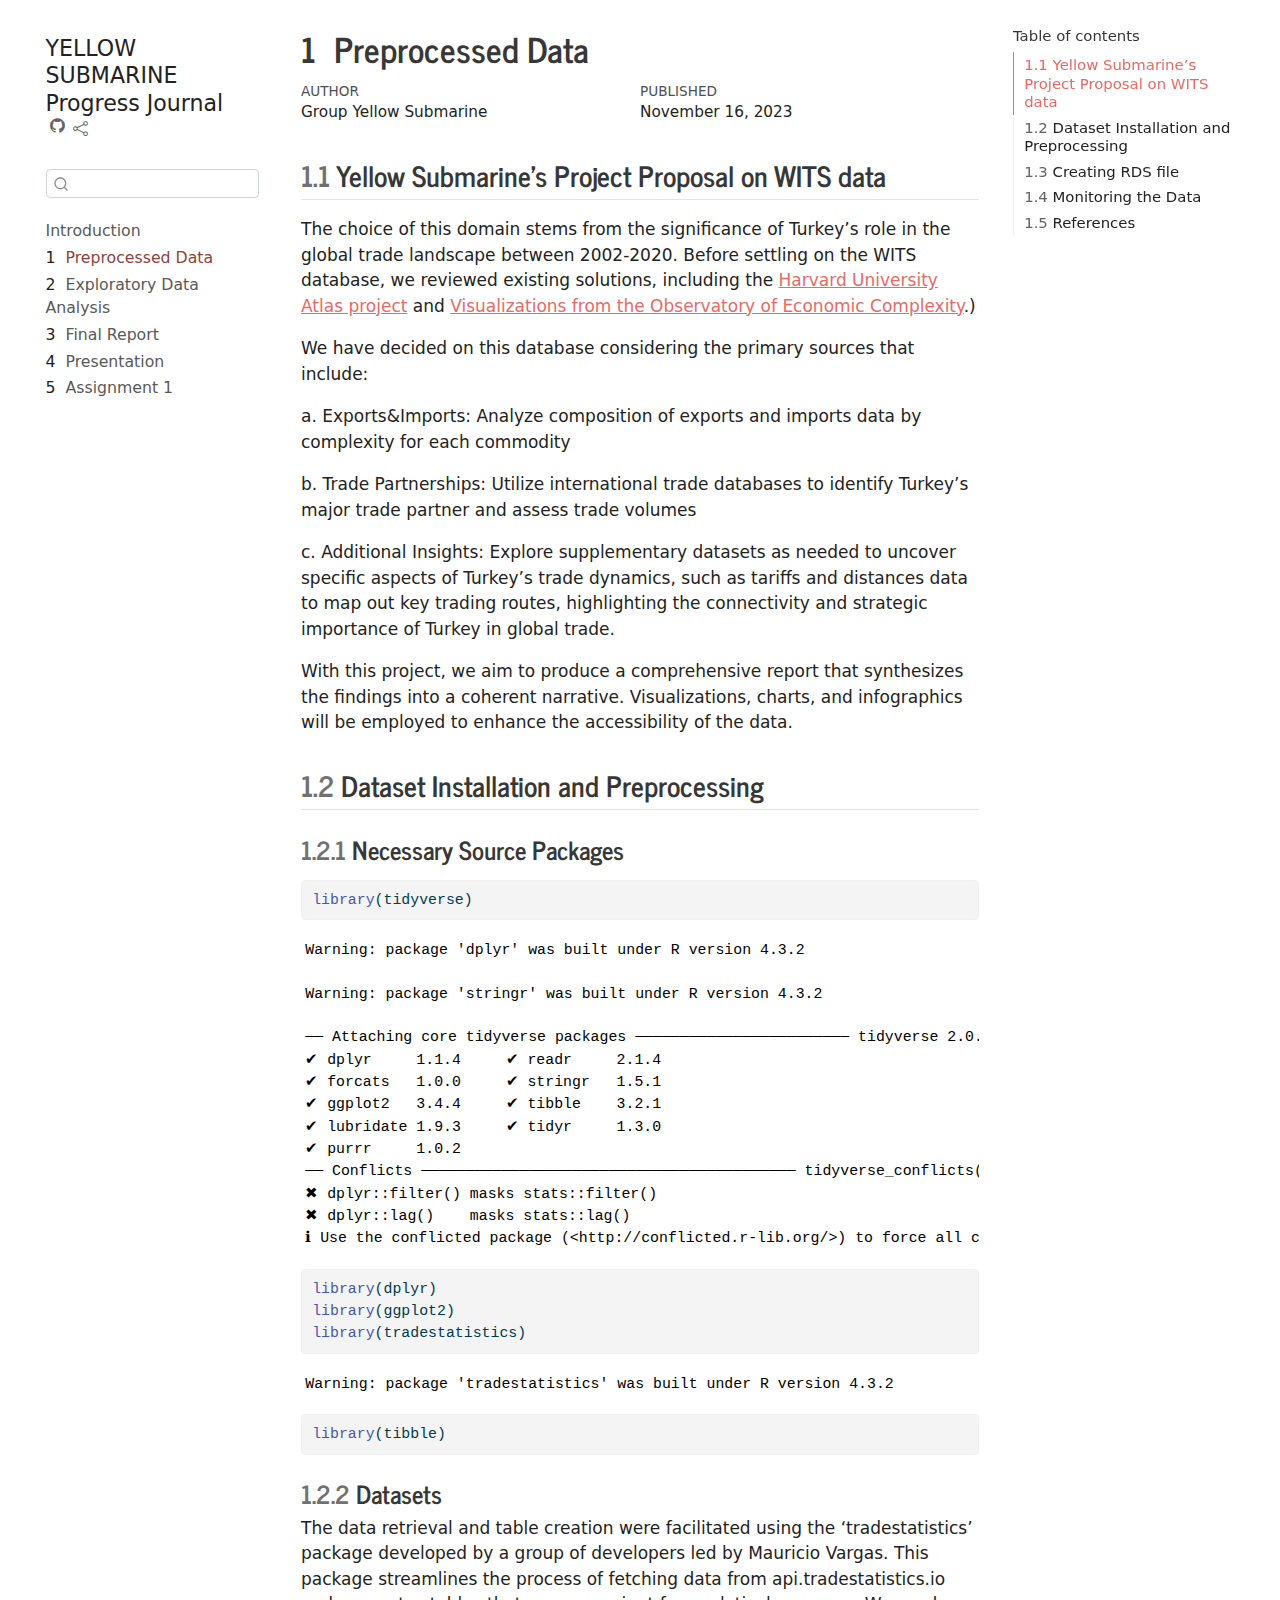
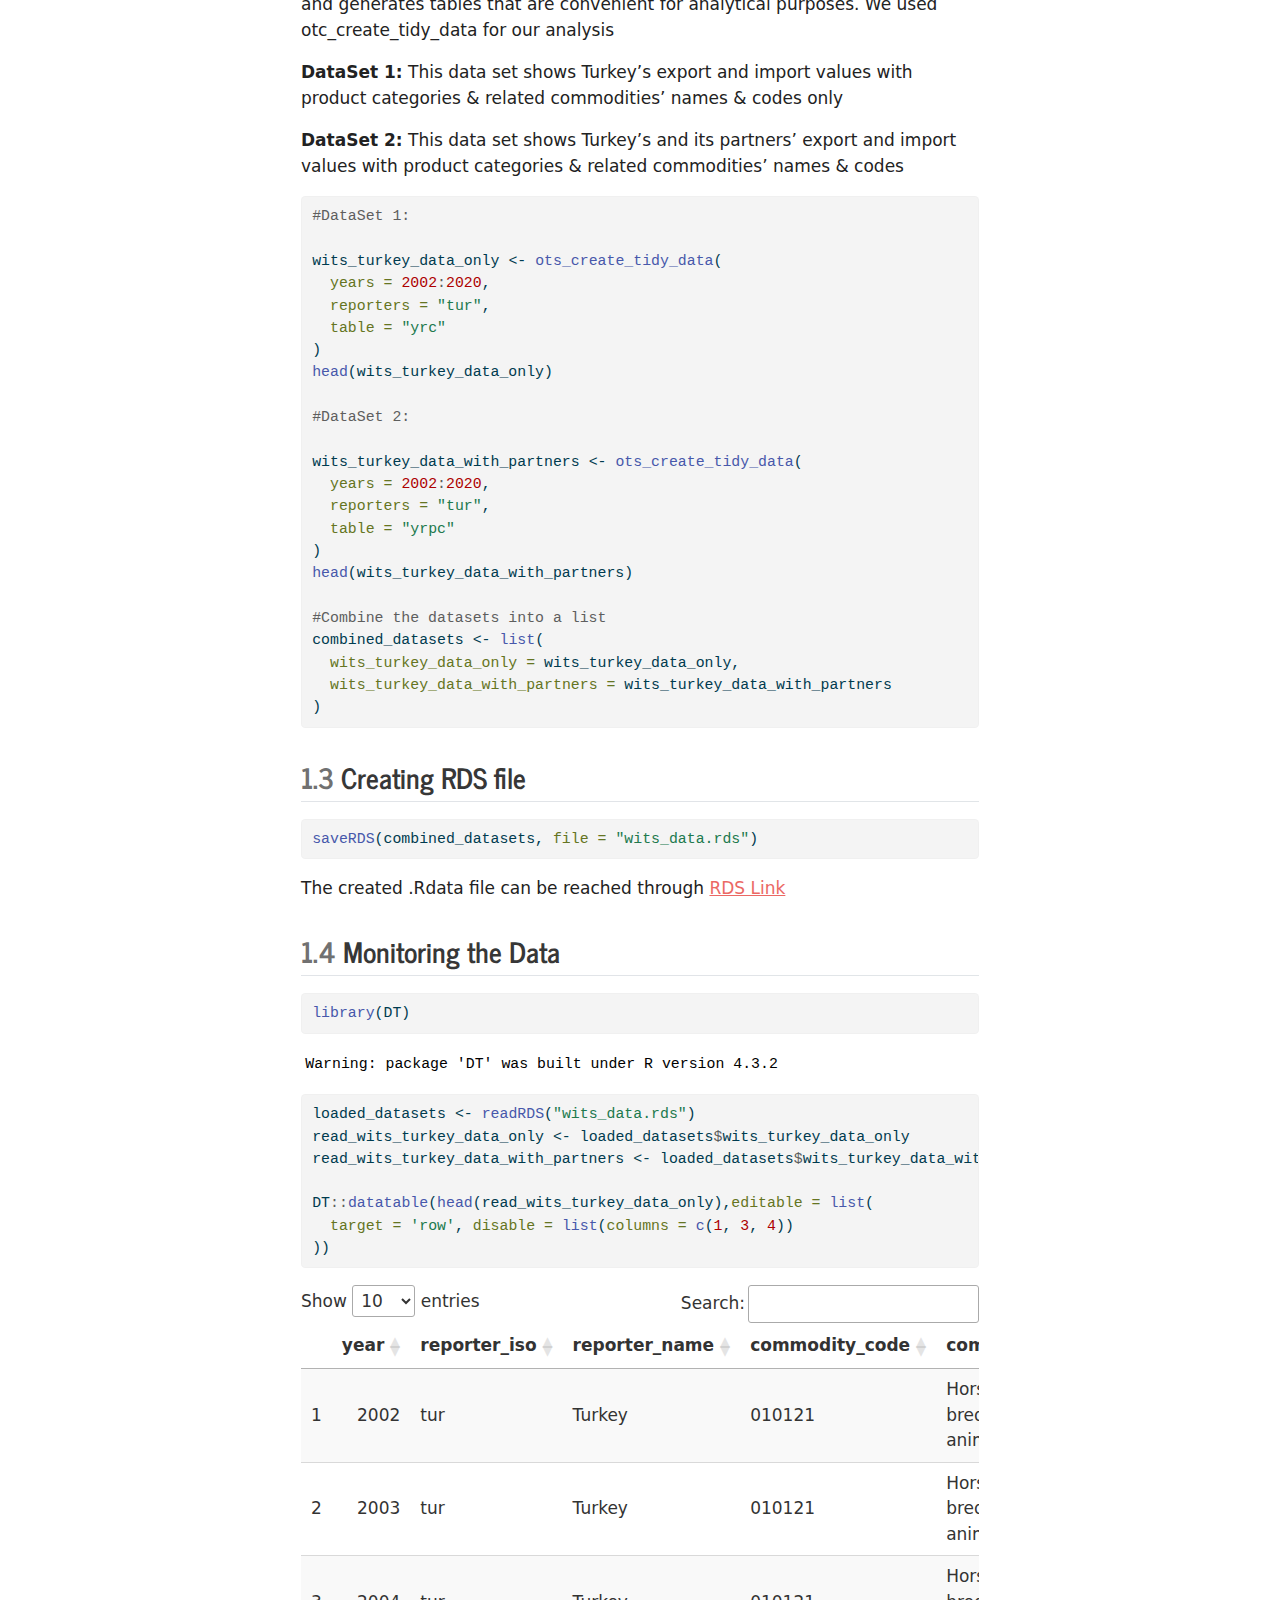
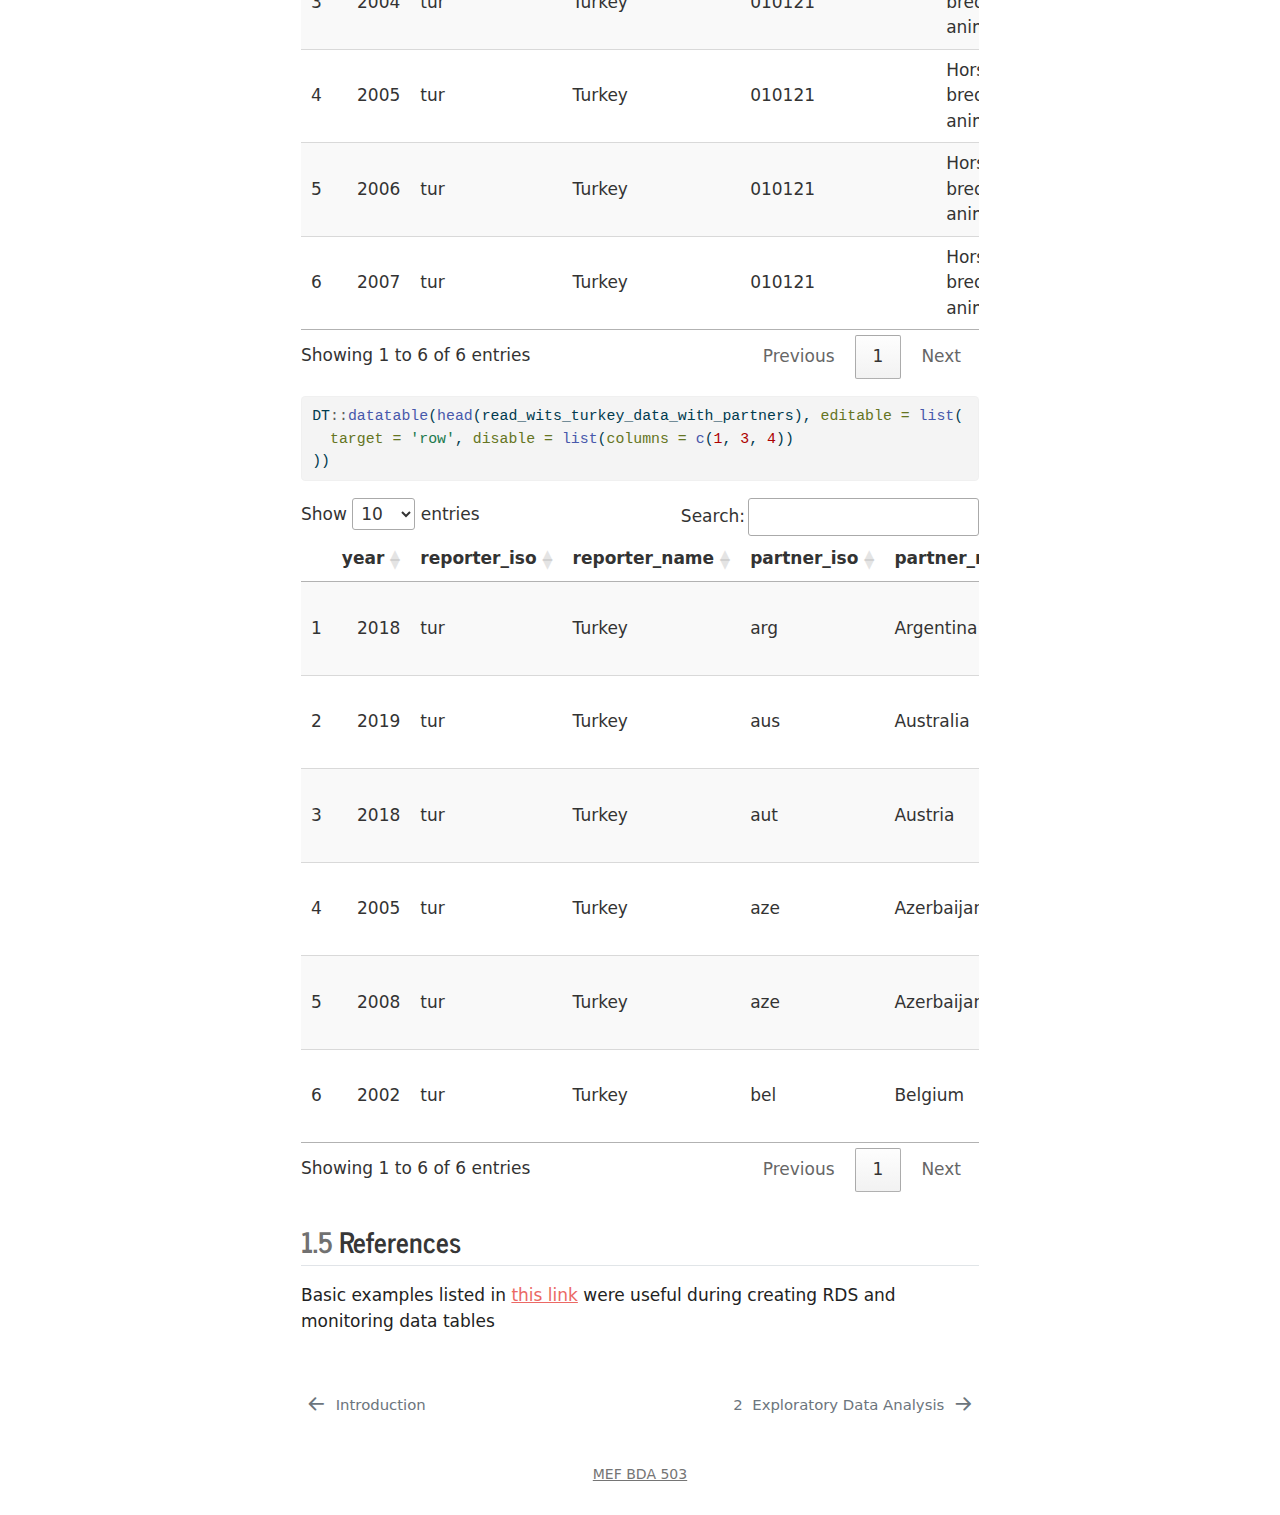
<file: docs/preprocesseddata.html>
<!DOCTYPE html>
<html xmlns="http://www.w3.org/1999/xhtml" lang="en" xml:lang="en"><head>

<meta charset="utf-8">
<meta name="generator" content="quarto-1.3.450">

<meta name="viewport" content="width=device-width, initial-scale=1.0, user-scalable=yes">

<meta name="author" content="Group Yellow Submarine">
<meta name="dcterms.date" content="2023-11-16">

<title>YELLOW SUBMARINE Progress Journal - 1&nbsp; Preprocessed Data</title>
<style>
code{white-space: pre-wrap;}
span.smallcaps{font-variant: small-caps;}
div.columns{display: flex; gap: min(4vw, 1.5em);}
div.column{flex: auto; overflow-x: auto;}
div.hanging-indent{margin-left: 1.5em; text-indent: -1.5em;}
ul.task-list{list-style: none;}
ul.task-list li input[type="checkbox"] {
  width: 0.8em;
  margin: 0 0.8em 0.2em -1em; /* quarto-specific, see https://github.com/quarto-dev/quarto-cli/issues/4556 */ 
  vertical-align: middle;
}
/* CSS for syntax highlighting */
pre > code.sourceCode { white-space: pre; position: relative; }
pre > code.sourceCode > span { display: inline-block; line-height: 1.25; }
pre > code.sourceCode > span:empty { height: 1.2em; }
.sourceCode { overflow: visible; }
code.sourceCode > span { color: inherit; text-decoration: inherit; }
div.sourceCode { margin: 1em 0; }
pre.sourceCode { margin: 0; }
@media screen {
div.sourceCode { overflow: auto; }
}
@media print {
pre > code.sourceCode { white-space: pre-wrap; }
pre > code.sourceCode > span { text-indent: -5em; padding-left: 5em; }
}
pre.numberSource code
  { counter-reset: source-line 0; }
pre.numberSource code > span
  { position: relative; left: -4em; counter-increment: source-line; }
pre.numberSource code > span > a:first-child::before
  { content: counter(source-line);
    position: relative; left: -1em; text-align: right; vertical-align: baseline;
    border: none; display: inline-block;
    -webkit-touch-callout: none; -webkit-user-select: none;
    -khtml-user-select: none; -moz-user-select: none;
    -ms-user-select: none; user-select: none;
    padding: 0 4px; width: 4em;
  }
pre.numberSource { margin-left: 3em;  padding-left: 4px; }
div.sourceCode
  {   }
@media screen {
pre > code.sourceCode > span > a:first-child::before { text-decoration: underline; }
}
</style>


<script src="site_libs/quarto-nav/quarto-nav.js"></script>
<script src="site_libs/quarto-nav/headroom.min.js"></script>
<script src="site_libs/clipboard/clipboard.min.js"></script>
<script src="site_libs/quarto-search/autocomplete.umd.js"></script>
<script src="site_libs/quarto-search/fuse.min.js"></script>
<script src="site_libs/quarto-search/quarto-search.js"></script>
<meta name="quarto:offset" content="./">
<link href="./exploratorydataanalysis.html" rel="next">
<link href="./index.html" rel="prev">
<script src="site_libs/quarto-html/quarto.js"></script>
<script src="site_libs/quarto-html/popper.min.js"></script>
<script src="site_libs/quarto-html/tippy.umd.min.js"></script>
<script src="site_libs/quarto-html/anchor.min.js"></script>
<link href="site_libs/quarto-html/tippy.css" rel="stylesheet">
<link href="site_libs/quarto-html/quarto-syntax-highlighting.css" rel="stylesheet" id="quarto-text-highlighting-styles">
<script src="site_libs/bootstrap/bootstrap.min.js"></script>
<link href="site_libs/bootstrap/bootstrap-icons.css" rel="stylesheet">
<link href="site_libs/bootstrap/bootstrap.min.css" rel="stylesheet" id="quarto-bootstrap" data-mode="light">
<script id="quarto-search-options" type="application/json">{
  "location": "sidebar",
  "copy-button": false,
  "collapse-after": 3,
  "panel-placement": "start",
  "type": "textbox",
  "limit": 20,
  "language": {
    "search-no-results-text": "No results",
    "search-matching-documents-text": "matching documents",
    "search-copy-link-title": "Copy link to search",
    "search-hide-matches-text": "Hide additional matches",
    "search-more-match-text": "more match in this document",
    "search-more-matches-text": "more matches in this document",
    "search-clear-button-title": "Clear",
    "search-detached-cancel-button-title": "Cancel",
    "search-submit-button-title": "Submit",
    "search-label": "Search"
  }
}</script>

<script src="site_libs/htmlwidgets-1.6.4/htmlwidgets.js"></script>
<link href="site_libs/datatables-css-0.0.0/datatables-crosstalk.css" rel="stylesheet">
<script src="site_libs/datatables-binding-0.31/datatables.js"></script>
<script src="site_libs/jquery-3.6.0/jquery-3.6.0.min.js"></script>
<link href="site_libs/dt-core-1.13.6/css/jquery.dataTables.min.css" rel="stylesheet">
<link href="site_libs/dt-core-1.13.6/css/jquery.dataTables.extra.css" rel="stylesheet">
<script src="site_libs/dt-core-1.13.6/js/jquery.dataTables.min.js"></script>
<link href="site_libs/crosstalk-1.2.1/css/crosstalk.min.css" rel="stylesheet">
<script src="site_libs/crosstalk-1.2.1/js/crosstalk.min.js"></script>


</head>

<body class="nav-sidebar floating">

<div id="quarto-search-results"></div>
  <header id="quarto-header" class="headroom fixed-top">
  <nav class="quarto-secondary-nav">
    <div class="container-fluid d-flex">
      <button type="button" class="quarto-btn-toggle btn" data-bs-toggle="collapse" data-bs-target="#quarto-sidebar,#quarto-sidebar-glass" aria-controls="quarto-sidebar" aria-expanded="false" aria-label="Toggle sidebar navigation" onclick="if (window.quartoToggleHeadroom) { window.quartoToggleHeadroom(); }">
        <i class="bi bi-layout-text-sidebar-reverse"></i>
      </button>
      <nav class="quarto-page-breadcrumbs" aria-label="breadcrumb"><ol class="breadcrumb"><li class="breadcrumb-item"><a href="./preprocesseddata.html"><span class="chapter-number">1</span>&nbsp; <span class="chapter-title">Preprocessed Data</span></a></li></ol></nav>
      <a class="flex-grow-1" role="button" data-bs-toggle="collapse" data-bs-target="#quarto-sidebar,#quarto-sidebar-glass" aria-controls="quarto-sidebar" aria-expanded="false" aria-label="Toggle sidebar navigation" onclick="if (window.quartoToggleHeadroom) { window.quartoToggleHeadroom(); }">      
      </a>
      <button type="button" class="btn quarto-search-button" aria-label="" onclick="window.quartoOpenSearch();">
        <i class="bi bi-search"></i>
      </button>
    </div>
  </nav>
</header>
<!-- content -->
<div id="quarto-content" class="quarto-container page-columns page-rows-contents page-layout-article">
<!-- sidebar -->
  <nav id="quarto-sidebar" class="sidebar collapse collapse-horizontal sidebar-navigation floating overflow-auto">
    <div class="pt-lg-2 mt-2 text-left sidebar-header">
    <div class="sidebar-title mb-0 py-0">
      <a href="./">YELLOW SUBMARINE Progress Journal</a> 
        <div class="sidebar-tools-main">
    <a href="https://github.com/pjournal/mef07g-yellowsubmarine" rel="" title="Source Code" class="quarto-navigation-tool px-1" aria-label="Source Code"><i class="bi bi-github"></i></a>
    <div class="dropdown">
      <a href="" title="Share" id="quarto-navigation-tool-dropdown-0" class="quarto-navigation-tool dropdown-toggle px-1" data-bs-toggle="dropdown" aria-expanded="false" aria-label="Share"><i class="bi bi-share"></i></a>
      <ul class="dropdown-menu" aria-labelledby="quarto-navigation-tool-dropdown-0">
          <li>
            <a class="dropdown-item sidebar-tools-main-item" href="https://twitter.com/intent/tweet?url=|url|">
              <i class="bi bi-bi-twitter pe-1"></i>
            Twitter
            </a>
          </li>
          <li>
            <a class="dropdown-item sidebar-tools-main-item" href="https://www.facebook.com/sharer/sharer.php?u=|url|">
              <i class="bi bi-bi-facebook pe-1"></i>
            Facebook
            </a>
          </li>
      </ul>
    </div>
</div>
    </div>
      </div>
        <div class="mt-2 flex-shrink-0 align-items-center">
        <div class="sidebar-search">
        <div id="quarto-search" class="" title="Search"></div>
        </div>
        </div>
    <div class="sidebar-menu-container"> 
    <ul class="list-unstyled mt-1">
        <li class="sidebar-item">
  <div class="sidebar-item-container"> 
  <a href="./index.html" class="sidebar-item-text sidebar-link">
 <span class="menu-text">Introduction</span></a>
  </div>
</li>
        <li class="sidebar-item">
  <div class="sidebar-item-container"> 
  <a href="./preprocesseddata.html" class="sidebar-item-text sidebar-link active">
 <span class="menu-text"><span class="chapter-number">1</span>&nbsp; <span class="chapter-title">Preprocessed Data</span></span></a>
  </div>
</li>
        <li class="sidebar-item">
  <div class="sidebar-item-container"> 
  <a href="./exploratorydataanalysis.html" class="sidebar-item-text sidebar-link">
 <span class="menu-text"><span class="chapter-number">2</span>&nbsp; <span class="chapter-title">Exploratory Data Analysis</span></span></a>
  </div>
</li>
        <li class="sidebar-item">
  <div class="sidebar-item-container"> 
  <a href="./finalreport.html" class="sidebar-item-text sidebar-link">
 <span class="menu-text"><span class="chapter-number">3</span>&nbsp; <span class="chapter-title">Final Report</span></span></a>
  </div>
</li>
        <li class="sidebar-item">
  <div class="sidebar-item-container"> 
  <a href="./presentation.html" class="sidebar-item-text sidebar-link">
 <span class="menu-text"><span class="chapter-number">4</span>&nbsp; <span class="chapter-title">Presentation</span></span></a>
  </div>
</li>
        <li class="sidebar-item">
  <div class="sidebar-item-container"> 
  <a href="./assignment1.html" class="sidebar-item-text sidebar-link">
 <span class="menu-text"><span class="chapter-number">5</span>&nbsp; <span class="chapter-title">Assignment 1</span></span></a>
  </div>
</li>
    </ul>
    </div>
</nav>
<div id="quarto-sidebar-glass" data-bs-toggle="collapse" data-bs-target="#quarto-sidebar,#quarto-sidebar-glass"></div>
<!-- margin-sidebar -->
    <div id="quarto-margin-sidebar" class="sidebar margin-sidebar">
        <nav id="TOC" role="doc-toc" class="toc-active">
    <h2 id="toc-title">Table of contents</h2>
   
  <ul>
  <li><a href="#yellow-submarines-project-proposal-on-wits-data" id="toc-yellow-submarines-project-proposal-on-wits-data" class="nav-link active" data-scroll-target="#yellow-submarines-project-proposal-on-wits-data"><span class="header-section-number">1.1</span> Yellow Submarine’s Project Proposal on WITS data</a></li>
  <li><a href="#dataset-installation-and-preprocessing" id="toc-dataset-installation-and-preprocessing" class="nav-link" data-scroll-target="#dataset-installation-and-preprocessing"><span class="header-section-number">1.2</span> Dataset Installation and Preprocessing</a>
  <ul class="collapse">
  <li><a href="#necessary-source-packages" id="toc-necessary-source-packages" class="nav-link" data-scroll-target="#necessary-source-packages"><span class="header-section-number">1.2.1</span> Necessary Source Packages</a></li>
  <li><a href="#datasets" id="toc-datasets" class="nav-link" data-scroll-target="#datasets"><span class="header-section-number">1.2.2</span> Datasets</a></li>
  </ul></li>
  <li><a href="#creating-rds-file" id="toc-creating-rds-file" class="nav-link" data-scroll-target="#creating-rds-file"><span class="header-section-number">1.3</span> Creating RDS file</a></li>
  <li><a href="#monitoring-the-data" id="toc-monitoring-the-data" class="nav-link" data-scroll-target="#monitoring-the-data"><span class="header-section-number">1.4</span> Monitoring the Data</a></li>
  <li><a href="#references" id="toc-references" class="nav-link" data-scroll-target="#references"><span class="header-section-number">1.5</span> References</a></li>
  </ul>
</nav>
    </div>
<!-- main -->
<main class="content" id="quarto-document-content">

<header id="title-block-header" class="quarto-title-block default">
<div class="quarto-title">
<h1 class="title"><span class="chapter-number">1</span>&nbsp; <span class="chapter-title">Preprocessed Data</span></h1>
</div>



<div class="quarto-title-meta">

    <div>
    <div class="quarto-title-meta-heading">Author</div>
    <div class="quarto-title-meta-contents">
             <p>Group Yellow Submarine </p>
          </div>
  </div>
    
    <div>
    <div class="quarto-title-meta-heading">Published</div>
    <div class="quarto-title-meta-contents">
      <p class="date">November 16, 2023</p>
    </div>
  </div>
  
    
  </div>
  

</header>

<section id="yellow-submarines-project-proposal-on-wits-data" class="level2" data-number="1.1">
<h2 data-number="1.1" class="anchored" data-anchor-id="yellow-submarines-project-proposal-on-wits-data"><span class="header-section-number">1.1</span> Yellow Submarine’s Project Proposal on WITS data</h2>
<p>The choice of this domain stems from the significance of Turkey’s role in the global trade landscape between 2002-2020. Before settling on the WITS database, we reviewed existing solutions, including the <a href="https://atlas.cid.harvard.edu/">Harvard University Atlas project</a> and <a href="https://oec.world/en">Visualizations from the Observatory of Economic Complexity</a>.)</p>
<p>We have decided on this database considering the primary sources that include:</p>
<p>a. Exports&amp;Imports: Analyze composition of exports and imports data by complexity for each commodity</p>
<p>b. Trade Partnerships: Utilize international trade databases to identify Turkey’s major trade partner and assess trade volumes</p>
<p>c. Additional Insights: Explore supplementary datasets as needed to uncover specific aspects of Turkey’s trade dynamics, such as tariffs and distances data to map out key trading routes, highlighting the connectivity and strategic importance of Turkey in global trade.</p>
<p>With this project, we aim to produce a comprehensive report that synthesizes the findings into a coherent narrative. Visualizations, charts, and infographics will be employed to enhance the accessibility of the data.</p>
</section>
<section id="dataset-installation-and-preprocessing" class="level2" data-number="1.2">
<h2 data-number="1.2" class="anchored" data-anchor-id="dataset-installation-and-preprocessing"><span class="header-section-number">1.2</span> Dataset Installation and Preprocessing</h2>
<section id="necessary-source-packages" class="level3" data-number="1.2.1">
<h3 data-number="1.2.1" class="anchored" data-anchor-id="necessary-source-packages"><span class="header-section-number">1.2.1</span> Necessary Source Packages</h3>
<div class="cell">
<div class="sourceCode cell-code" id="cb1"><pre class="sourceCode r code-with-copy"><code class="sourceCode r"><span id="cb1-1"><a href="#cb1-1" aria-hidden="true" tabindex="-1"></a><span class="fu">library</span>(tidyverse)</span></code><button title="Copy to Clipboard" class="code-copy-button"><i class="bi"></i></button></pre></div>
<div class="cell-output cell-output-stderr">
<pre><code>Warning: package 'dplyr' was built under R version 4.3.2</code></pre>
</div>
<div class="cell-output cell-output-stderr">
<pre><code>Warning: package 'stringr' was built under R version 4.3.2</code></pre>
</div>
<div class="cell-output cell-output-stderr">
<pre><code>── Attaching core tidyverse packages ──────────────────────── tidyverse 2.0.0 ──
✔ dplyr     1.1.4     ✔ readr     2.1.4
✔ forcats   1.0.0     ✔ stringr   1.5.1
✔ ggplot2   3.4.4     ✔ tibble    3.2.1
✔ lubridate 1.9.3     ✔ tidyr     1.3.0
✔ purrr     1.0.2     
── Conflicts ────────────────────────────────────────── tidyverse_conflicts() ──
✖ dplyr::filter() masks stats::filter()
✖ dplyr::lag()    masks stats::lag()
ℹ Use the conflicted package (&lt;http://conflicted.r-lib.org/&gt;) to force all conflicts to become errors</code></pre>
</div>
<div class="sourceCode cell-code" id="cb5"><pre class="sourceCode r code-with-copy"><code class="sourceCode r"><span id="cb5-1"><a href="#cb5-1" aria-hidden="true" tabindex="-1"></a><span class="fu">library</span>(dplyr)</span>
<span id="cb5-2"><a href="#cb5-2" aria-hidden="true" tabindex="-1"></a><span class="fu">library</span>(ggplot2)</span>
<span id="cb5-3"><a href="#cb5-3" aria-hidden="true" tabindex="-1"></a><span class="fu">library</span>(tradestatistics)</span></code><button title="Copy to Clipboard" class="code-copy-button"><i class="bi"></i></button></pre></div>
<div class="cell-output cell-output-stderr">
<pre><code>Warning: package 'tradestatistics' was built under R version 4.3.2</code></pre>
</div>
<div class="sourceCode cell-code" id="cb7"><pre class="sourceCode r code-with-copy"><code class="sourceCode r"><span id="cb7-1"><a href="#cb7-1" aria-hidden="true" tabindex="-1"></a><span class="fu">library</span>(tibble)</span></code><button title="Copy to Clipboard" class="code-copy-button"><i class="bi"></i></button></pre></div>
</div>
</section>
<section id="datasets" class="level3" data-number="1.2.2">
<h3 data-number="1.2.2" class="anchored" data-anchor-id="datasets"><span class="header-section-number">1.2.2</span> Datasets</h3>
<p>The data retrieval and table creation were facilitated using the ‘tradestatistics’ package developed by a group of developers led by Mauricio Vargas. This package streamlines the process of fetching data from api.tradestatistics.io and generates tables that are convenient for analytical purposes. We used otc_create_tidy_data for our analysis</p>
<p><strong>DataSet 1:</strong> This data set shows Turkey’s export and import values with product categories &amp; related commodities’ names &amp; codes only</p>
<p><strong>DataSet 2:</strong> This data set shows Turkey’s and its partners’ export and import values with product categories &amp; related commodities’ names &amp; codes</p>
<div class="cell">
<div class="sourceCode cell-code" id="cb8"><pre class="sourceCode r code-with-copy"><code class="sourceCode r"><span id="cb8-1"><a href="#cb8-1" aria-hidden="true" tabindex="-1"></a><span class="co">#DataSet 1: </span></span>
<span id="cb8-2"><a href="#cb8-2" aria-hidden="true" tabindex="-1"></a></span>
<span id="cb8-3"><a href="#cb8-3" aria-hidden="true" tabindex="-1"></a>wits_turkey_data_only <span class="ot">&lt;-</span> <span class="fu">ots_create_tidy_data</span>(</span>
<span id="cb8-4"><a href="#cb8-4" aria-hidden="true" tabindex="-1"></a>  <span class="at">years =</span> <span class="dv">2002</span><span class="sc">:</span><span class="dv">2020</span>,</span>
<span id="cb8-5"><a href="#cb8-5" aria-hidden="true" tabindex="-1"></a>  <span class="at">reporters =</span> <span class="st">"tur"</span>,</span>
<span id="cb8-6"><a href="#cb8-6" aria-hidden="true" tabindex="-1"></a>  <span class="at">table =</span> <span class="st">"yrc"</span></span>
<span id="cb8-7"><a href="#cb8-7" aria-hidden="true" tabindex="-1"></a>)</span>
<span id="cb8-8"><a href="#cb8-8" aria-hidden="true" tabindex="-1"></a><span class="fu">head</span>(wits_turkey_data_only)</span>
<span id="cb8-9"><a href="#cb8-9" aria-hidden="true" tabindex="-1"></a></span>
<span id="cb8-10"><a href="#cb8-10" aria-hidden="true" tabindex="-1"></a><span class="co">#DataSet 2: </span></span>
<span id="cb8-11"><a href="#cb8-11" aria-hidden="true" tabindex="-1"></a></span>
<span id="cb8-12"><a href="#cb8-12" aria-hidden="true" tabindex="-1"></a>wits_turkey_data_with_partners <span class="ot">&lt;-</span> <span class="fu">ots_create_tidy_data</span>(</span>
<span id="cb8-13"><a href="#cb8-13" aria-hidden="true" tabindex="-1"></a>  <span class="at">years =</span> <span class="dv">2002</span><span class="sc">:</span><span class="dv">2020</span>,</span>
<span id="cb8-14"><a href="#cb8-14" aria-hidden="true" tabindex="-1"></a>  <span class="at">reporters =</span> <span class="st">"tur"</span>,</span>
<span id="cb8-15"><a href="#cb8-15" aria-hidden="true" tabindex="-1"></a>  <span class="at">table =</span> <span class="st">"yrpc"</span></span>
<span id="cb8-16"><a href="#cb8-16" aria-hidden="true" tabindex="-1"></a>)</span>
<span id="cb8-17"><a href="#cb8-17" aria-hidden="true" tabindex="-1"></a><span class="fu">head</span>(wits_turkey_data_with_partners)</span>
<span id="cb8-18"><a href="#cb8-18" aria-hidden="true" tabindex="-1"></a></span>
<span id="cb8-19"><a href="#cb8-19" aria-hidden="true" tabindex="-1"></a><span class="co">#Combine the datasets into a list</span></span>
<span id="cb8-20"><a href="#cb8-20" aria-hidden="true" tabindex="-1"></a>combined_datasets <span class="ot">&lt;-</span> <span class="fu">list</span>(</span>
<span id="cb8-21"><a href="#cb8-21" aria-hidden="true" tabindex="-1"></a>  <span class="at">wits_turkey_data_only =</span> wits_turkey_data_only,</span>
<span id="cb8-22"><a href="#cb8-22" aria-hidden="true" tabindex="-1"></a>  <span class="at">wits_turkey_data_with_partners =</span> wits_turkey_data_with_partners</span>
<span id="cb8-23"><a href="#cb8-23" aria-hidden="true" tabindex="-1"></a>)</span></code><button title="Copy to Clipboard" class="code-copy-button"><i class="bi"></i></button></pre></div>
</div>
</section>
</section>
<section id="creating-rds-file" class="level2" data-number="1.3">
<h2 data-number="1.3" class="anchored" data-anchor-id="creating-rds-file"><span class="header-section-number">1.3</span> Creating RDS file</h2>
<div class="cell">
<div class="sourceCode cell-code" id="cb9"><pre class="sourceCode r code-with-copy"><code class="sourceCode r"><span id="cb9-1"><a href="#cb9-1" aria-hidden="true" tabindex="-1"></a><span class="fu">saveRDS</span>(combined_datasets, <span class="at">file =</span> <span class="st">"wits_data.rds"</span>)</span></code><button title="Copy to Clipboard" class="code-copy-button"><i class="bi"></i></button></pre></div>
</div>
<p>The created .Rdata file can be reached through <a href="https://github.com/pjournal/mef07g-yellowsubmarine/blob/main/wits_data.rds">RDS Link</a></p>
</section>
<section id="monitoring-the-data" class="level2" data-number="1.4">
<h2 data-number="1.4" class="anchored" data-anchor-id="monitoring-the-data"><span class="header-section-number">1.4</span> Monitoring the Data</h2>
<div class="cell">
<div class="sourceCode cell-code" id="cb10"><pre class="sourceCode r code-with-copy"><code class="sourceCode r"><span id="cb10-1"><a href="#cb10-1" aria-hidden="true" tabindex="-1"></a><span class="fu">library</span>(DT)</span></code><button title="Copy to Clipboard" class="code-copy-button"><i class="bi"></i></button></pre></div>
<div class="cell-output cell-output-stderr">
<pre><code>Warning: package 'DT' was built under R version 4.3.2</code></pre>
</div>
<div class="sourceCode cell-code" id="cb12"><pre class="sourceCode r code-with-copy"><code class="sourceCode r"><span id="cb12-1"><a href="#cb12-1" aria-hidden="true" tabindex="-1"></a>loaded_datasets <span class="ot">&lt;-</span> <span class="fu">readRDS</span>(<span class="st">"wits_data.rds"</span>)</span>
<span id="cb12-2"><a href="#cb12-2" aria-hidden="true" tabindex="-1"></a>read_wits_turkey_data_only <span class="ot">&lt;-</span> loaded_datasets<span class="sc">$</span>wits_turkey_data_only</span>
<span id="cb12-3"><a href="#cb12-3" aria-hidden="true" tabindex="-1"></a>read_wits_turkey_data_with_partners <span class="ot">&lt;-</span> loaded_datasets<span class="sc">$</span>wits_turkey_data_with_partners</span>
<span id="cb12-4"><a href="#cb12-4" aria-hidden="true" tabindex="-1"></a></span>
<span id="cb12-5"><a href="#cb12-5" aria-hidden="true" tabindex="-1"></a>DT<span class="sc">::</span><span class="fu">datatable</span>(<span class="fu">head</span>(read_wits_turkey_data_only),<span class="at">editable =</span> <span class="fu">list</span>(</span>
<span id="cb12-6"><a href="#cb12-6" aria-hidden="true" tabindex="-1"></a>  <span class="at">target =</span> <span class="st">'row'</span>, <span class="at">disable =</span> <span class="fu">list</span>(<span class="at">columns =</span> <span class="fu">c</span>(<span class="dv">1</span>, <span class="dv">3</span>, <span class="dv">4</span>))</span>
<span id="cb12-7"><a href="#cb12-7" aria-hidden="true" tabindex="-1"></a>))</span></code><button title="Copy to Clipboard" class="code-copy-button"><i class="bi"></i></button></pre></div>
<div class="cell-output-display">

<div class="datatables html-widget html-fill-item" id="htmlwidget-61255df4ffcf0bcc596c" style="width:100%;height:auto;"></div>
<script type="application/json" data-for="htmlwidget-61255df4ffcf0bcc596c">{"x":{"filter":"none","vertical":false,"editable":{"target":"row","disable":{"columns":[1,3,4]},"numeric":[1,8,9],"date":[]},"data":[["1","2","3","4","5","6"],[2002,2003,2004,2005,2006,2007],["tur","tur","tur","tur","tur","tur"],["Turkey","Turkey","Turkey","Turkey","Turkey","Turkey"],["010121","010121","010121","010121","010121","010121"],["Horses; live, pure-bred breeding animals","Horses; live, pure-bred breeding animals","Horses; live, pure-bred breeding animals","Horses; live, pure-bred breeding animals","Horses; live, pure-bred breeding animals","Horses; live, pure-bred breeding animals"],["01","01","01","01","01","01"],["Live animals and animal products","Live animals and animal products","Live animals and animal products","Live animals and animal products","Live animals and animal products","Live animals and animal products"],[6307262,1231248,958946,1111437,3684454,6401349],[0,136000,0,22750,403711,240770]],"container":"<table class=\"display\">\n  <thead>\n    <tr>\n      <th> <\/th>\n      <th>year<\/th>\n      <th>reporter_iso<\/th>\n      <th>reporter_name<\/th>\n      <th>commodity_code<\/th>\n      <th>commodity_name<\/th>\n      <th>section_code<\/th>\n      <th>section_name<\/th>\n      <th>trade_value_usd_imp<\/th>\n      <th>trade_value_usd_exp<\/th>\n    <\/tr>\n  <\/thead>\n<\/table>","options":{"columnDefs":[{"className":"dt-right","targets":[1,8,9]},{"orderable":false,"targets":0},{"name":" ","targets":0},{"name":"year","targets":1},{"name":"reporter_iso","targets":2},{"name":"reporter_name","targets":3},{"name":"commodity_code","targets":4},{"name":"commodity_name","targets":5},{"name":"section_code","targets":6},{"name":"section_name","targets":7},{"name":"trade_value_usd_imp","targets":8},{"name":"trade_value_usd_exp","targets":9}],"order":[],"autoWidth":false,"orderClasses":false}},"evals":[],"jsHooks":[]}</script>
</div>
<div class="sourceCode cell-code" id="cb13"><pre class="sourceCode r code-with-copy"><code class="sourceCode r"><span id="cb13-1"><a href="#cb13-1" aria-hidden="true" tabindex="-1"></a>DT<span class="sc">::</span><span class="fu">datatable</span>(<span class="fu">head</span>(read_wits_turkey_data_with_partners), <span class="at">editable =</span> <span class="fu">list</span>(</span>
<span id="cb13-2"><a href="#cb13-2" aria-hidden="true" tabindex="-1"></a>  <span class="at">target =</span> <span class="st">'row'</span>, <span class="at">disable =</span> <span class="fu">list</span>(<span class="at">columns =</span> <span class="fu">c</span>(<span class="dv">1</span>, <span class="dv">3</span>, <span class="dv">4</span>))</span>
<span id="cb13-3"><a href="#cb13-3" aria-hidden="true" tabindex="-1"></a>))</span></code><button title="Copy to Clipboard" class="code-copy-button"><i class="bi"></i></button></pre></div>
<div class="cell-output-display">

<div class="datatables html-widget html-fill-item" id="htmlwidget-259748c705bb89a795bd" style="width:100%;height:auto;"></div>
<script type="application/json" data-for="htmlwidget-259748c705bb89a795bd">{"x":{"filter":"none","vertical":false,"editable":{"target":"row","disable":{"columns":[1,3,4]},"numeric":[1,10,11],"date":[]},"data":[["1","2","3","4","5","6"],[2018,2019,2018,2005,2008,2002],["tur","tur","tur","tur","tur","tur"],["Turkey","Turkey","Turkey","Turkey","Turkey","Turkey"],["arg","aus","aut","aze","aze","bel"],["Argentina","Australia","Austria","Azerbaijan","Azerbaijan","Belgium"],["010121","010121","010121","010121","010121","010121"],["Horses; live, pure-bred breeding animals","Horses; live, pure-bred breeding animals","Horses; live, pure-bred breeding animals","Horses; live, pure-bred breeding animals","Horses; live, pure-bred breeding animals","Horses; live, pure-bred breeding animals"],["01","01","01","01","01","01"],["Live animals and animal products","Live animals and animal products","Live animals and animal products","Live animals and animal products","Live animals and animal products","Live animals and animal products"],[14926,7757,26155,6784,0,901992],[0,0,0,0,10250,0]],"container":"<table class=\"display\">\n  <thead>\n    <tr>\n      <th> <\/th>\n      <th>year<\/th>\n      <th>reporter_iso<\/th>\n      <th>reporter_name<\/th>\n      <th>partner_iso<\/th>\n      <th>partner_name<\/th>\n      <th>commodity_code<\/th>\n      <th>commodity_name<\/th>\n      <th>section_code<\/th>\n      <th>section_name<\/th>\n      <th>trade_value_usd_imp<\/th>\n      <th>trade_value_usd_exp<\/th>\n    <\/tr>\n  <\/thead>\n<\/table>","options":{"columnDefs":[{"className":"dt-right","targets":[1,10,11]},{"orderable":false,"targets":0},{"name":" ","targets":0},{"name":"year","targets":1},{"name":"reporter_iso","targets":2},{"name":"reporter_name","targets":3},{"name":"partner_iso","targets":4},{"name":"partner_name","targets":5},{"name":"commodity_code","targets":6},{"name":"commodity_name","targets":7},{"name":"section_code","targets":8},{"name":"section_name","targets":9},{"name":"trade_value_usd_imp","targets":10},{"name":"trade_value_usd_exp","targets":11}],"order":[],"autoWidth":false,"orderClasses":false}},"evals":[],"jsHooks":[]}</script>
</div>
</div>
</section>
<section id="references" class="level2" data-number="1.5">
<h2 data-number="1.5" class="anchored" data-anchor-id="references"><span class="header-section-number">1.5</span> References</h2>
<p>Basic examples listed in <a href="https://docs.ropensci.org/tradestatistics/articles/basic-usage.html">this link</a> were useful during creating RDS and monitoring data tables</p>


</section>

</main> <!-- /main -->
<script id="quarto-html-after-body" type="application/javascript">
window.document.addEventListener("DOMContentLoaded", function (event) {
  const toggleBodyColorMode = (bsSheetEl) => {
    const mode = bsSheetEl.getAttribute("data-mode");
    const bodyEl = window.document.querySelector("body");
    if (mode === "dark") {
      bodyEl.classList.add("quarto-dark");
      bodyEl.classList.remove("quarto-light");
    } else {
      bodyEl.classList.add("quarto-light");
      bodyEl.classList.remove("quarto-dark");
    }
  }
  const toggleBodyColorPrimary = () => {
    const bsSheetEl = window.document.querySelector("link#quarto-bootstrap");
    if (bsSheetEl) {
      toggleBodyColorMode(bsSheetEl);
    }
  }
  toggleBodyColorPrimary();  
  const icon = "";
  const anchorJS = new window.AnchorJS();
  anchorJS.options = {
    placement: 'right',
    icon: icon
  };
  anchorJS.add('.anchored');
  const isCodeAnnotation = (el) => {
    for (const clz of el.classList) {
      if (clz.startsWith('code-annotation-')) {                     
        return true;
      }
    }
    return false;
  }
  const clipboard = new window.ClipboardJS('.code-copy-button', {
    text: function(trigger) {
      const codeEl = trigger.previousElementSibling.cloneNode(true);
      for (const childEl of codeEl.children) {
        if (isCodeAnnotation(childEl)) {
          childEl.remove();
        }
      }
      return codeEl.innerText;
    }
  });
  clipboard.on('success', function(e) {
    // button target
    const button = e.trigger;
    // don't keep focus
    button.blur();
    // flash "checked"
    button.classList.add('code-copy-button-checked');
    var currentTitle = button.getAttribute("title");
    button.setAttribute("title", "Copied!");
    let tooltip;
    if (window.bootstrap) {
      button.setAttribute("data-bs-toggle", "tooltip");
      button.setAttribute("data-bs-placement", "left");
      button.setAttribute("data-bs-title", "Copied!");
      tooltip = new bootstrap.Tooltip(button, 
        { trigger: "manual", 
          customClass: "code-copy-button-tooltip",
          offset: [0, -8]});
      tooltip.show();    
    }
    setTimeout(function() {
      if (tooltip) {
        tooltip.hide();
        button.removeAttribute("data-bs-title");
        button.removeAttribute("data-bs-toggle");
        button.removeAttribute("data-bs-placement");
      }
      button.setAttribute("title", currentTitle);
      button.classList.remove('code-copy-button-checked');
    }, 1000);
    // clear code selection
    e.clearSelection();
  });
  function tippyHover(el, contentFn) {
    const config = {
      allowHTML: true,
      content: contentFn,
      maxWidth: 500,
      delay: 100,
      arrow: false,
      appendTo: function(el) {
          return el.parentElement;
      },
      interactive: true,
      interactiveBorder: 10,
      theme: 'quarto',
      placement: 'bottom-start'
    };
    window.tippy(el, config); 
  }
  const noterefs = window.document.querySelectorAll('a[role="doc-noteref"]');
  for (var i=0; i<noterefs.length; i++) {
    const ref = noterefs[i];
    tippyHover(ref, function() {
      // use id or data attribute instead here
      let href = ref.getAttribute('data-footnote-href') || ref.getAttribute('href');
      try { href = new URL(href).hash; } catch {}
      const id = href.replace(/^#\/?/, "");
      const note = window.document.getElementById(id);
      return note.innerHTML;
    });
  }
      let selectedAnnoteEl;
      const selectorForAnnotation = ( cell, annotation) => {
        let cellAttr = 'data-code-cell="' + cell + '"';
        let lineAttr = 'data-code-annotation="' +  annotation + '"';
        const selector = 'span[' + cellAttr + '][' + lineAttr + ']';
        return selector;
      }
      const selectCodeLines = (annoteEl) => {
        const doc = window.document;
        const targetCell = annoteEl.getAttribute("data-target-cell");
        const targetAnnotation = annoteEl.getAttribute("data-target-annotation");
        const annoteSpan = window.document.querySelector(selectorForAnnotation(targetCell, targetAnnotation));
        const lines = annoteSpan.getAttribute("data-code-lines").split(",");
        const lineIds = lines.map((line) => {
          return targetCell + "-" + line;
        })
        let top = null;
        let height = null;
        let parent = null;
        if (lineIds.length > 0) {
            //compute the position of the single el (top and bottom and make a div)
            const el = window.document.getElementById(lineIds[0]);
            top = el.offsetTop;
            height = el.offsetHeight;
            parent = el.parentElement.parentElement;
          if (lineIds.length > 1) {
            const lastEl = window.document.getElementById(lineIds[lineIds.length - 1]);
            const bottom = lastEl.offsetTop + lastEl.offsetHeight;
            height = bottom - top;
          }
          if (top !== null && height !== null && parent !== null) {
            // cook up a div (if necessary) and position it 
            let div = window.document.getElementById("code-annotation-line-highlight");
            if (div === null) {
              div = window.document.createElement("div");
              div.setAttribute("id", "code-annotation-line-highlight");
              div.style.position = 'absolute';
              parent.appendChild(div);
            }
            div.style.top = top - 2 + "px";
            div.style.height = height + 4 + "px";
            let gutterDiv = window.document.getElementById("code-annotation-line-highlight-gutter");
            if (gutterDiv === null) {
              gutterDiv = window.document.createElement("div");
              gutterDiv.setAttribute("id", "code-annotation-line-highlight-gutter");
              gutterDiv.style.position = 'absolute';
              const codeCell = window.document.getElementById(targetCell);
              const gutter = codeCell.querySelector('.code-annotation-gutter');
              gutter.appendChild(gutterDiv);
            }
            gutterDiv.style.top = top - 2 + "px";
            gutterDiv.style.height = height + 4 + "px";
          }
          selectedAnnoteEl = annoteEl;
        }
      };
      const unselectCodeLines = () => {
        const elementsIds = ["code-annotation-line-highlight", "code-annotation-line-highlight-gutter"];
        elementsIds.forEach((elId) => {
          const div = window.document.getElementById(elId);
          if (div) {
            div.remove();
          }
        });
        selectedAnnoteEl = undefined;
      };
      // Attach click handler to the DT
      const annoteDls = window.document.querySelectorAll('dt[data-target-cell]');
      for (const annoteDlNode of annoteDls) {
        annoteDlNode.addEventListener('click', (event) => {
          const clickedEl = event.target;
          if (clickedEl !== selectedAnnoteEl) {
            unselectCodeLines();
            const activeEl = window.document.querySelector('dt[data-target-cell].code-annotation-active');
            if (activeEl) {
              activeEl.classList.remove('code-annotation-active');
            }
            selectCodeLines(clickedEl);
            clickedEl.classList.add('code-annotation-active');
          } else {
            // Unselect the line
            unselectCodeLines();
            clickedEl.classList.remove('code-annotation-active');
          }
        });
      }
  const findCites = (el) => {
    const parentEl = el.parentElement;
    if (parentEl) {
      const cites = parentEl.dataset.cites;
      if (cites) {
        return {
          el,
          cites: cites.split(' ')
        };
      } else {
        return findCites(el.parentElement)
      }
    } else {
      return undefined;
    }
  };
  var bibliorefs = window.document.querySelectorAll('a[role="doc-biblioref"]');
  for (var i=0; i<bibliorefs.length; i++) {
    const ref = bibliorefs[i];
    const citeInfo = findCites(ref);
    if (citeInfo) {
      tippyHover(citeInfo.el, function() {
        var popup = window.document.createElement('div');
        citeInfo.cites.forEach(function(cite) {
          var citeDiv = window.document.createElement('div');
          citeDiv.classList.add('hanging-indent');
          citeDiv.classList.add('csl-entry');
          var biblioDiv = window.document.getElementById('ref-' + cite);
          if (biblioDiv) {
            citeDiv.innerHTML = biblioDiv.innerHTML;
          }
          popup.appendChild(citeDiv);
        });
        return popup.innerHTML;
      });
    }
  }
});
</script>
<nav class="page-navigation">
  <div class="nav-page nav-page-previous">
      <a href="./index.html" class="pagination-link">
        <i class="bi bi-arrow-left-short"></i> <span class="nav-page-text">Introduction</span>
      </a>          
  </div>
  <div class="nav-page nav-page-next">
      <a href="./exploratorydataanalysis.html" class="pagination-link">
        <span class="nav-page-text"><span class="chapter-number">2</span>&nbsp; <span class="chapter-title">Exploratory Data Analysis</span></span> <i class="bi bi-arrow-right-short"></i>
      </a>
  </div>
</nav>
</div> <!-- /content -->
<footer class="footer">
  <div class="nav-footer">
    <div class="nav-footer-left">
      &nbsp;
    </div>   
    <div class="nav-footer-center"><a href="https://mef-bda503.github.io">MEF BDA 503</a></div>
    <div class="nav-footer-right">
      &nbsp;
    </div>
  </div>
</footer>



</body></html>
</file>
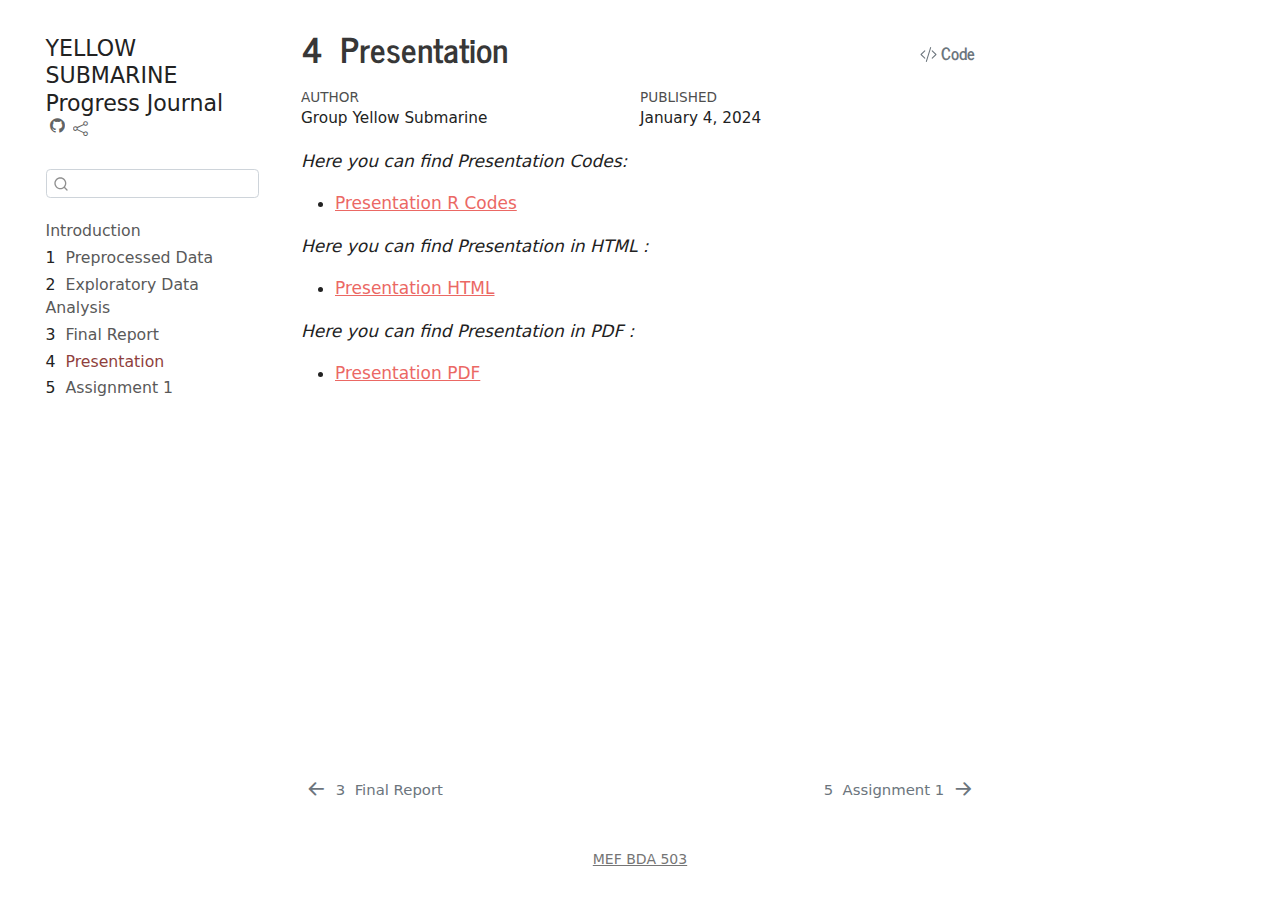
<file: docs/presentation.html>
<!DOCTYPE html>
<html xmlns="http://www.w3.org/1999/xhtml" lang="en" xml:lang="en"><head>

<meta charset="utf-8">
<meta name="generator" content="quarto-1.3.450">

<meta name="viewport" content="width=device-width, initial-scale=1.0, user-scalable=yes">

<meta name="author" content="Group Yellow Submarine">
<meta name="dcterms.date" content="2024-01-04">

<title>YELLOW SUBMARINE Progress Journal - Presentation</title>
<style>
code{white-space: pre-wrap;}
span.smallcaps{font-variant: small-caps;}
div.columns{display: flex; gap: min(4vw, 1.5em);}
div.column{flex: auto; overflow-x: auto;}
div.hanging-indent{margin-left: 1.5em; text-indent: -1.5em;}
ul.task-list{list-style: none;}
ul.task-list li input[type="checkbox"] {
  width: 0.8em;
  margin: 0 0.8em 0.2em -1em; /* quarto-specific, see https://github.com/quarto-dev/quarto-cli/issues/4556 */ 
  vertical-align: middle;
}
/* CSS for syntax highlighting */
pre > code.sourceCode { white-space: pre; position: relative; }
pre > code.sourceCode > span { display: inline-block; line-height: 1.25; }
pre > code.sourceCode > span:empty { height: 1.2em; }
.sourceCode { overflow: visible; }
code.sourceCode > span { color: inherit; text-decoration: inherit; }
div.sourceCode { margin: 1em 0; }
pre.sourceCode { margin: 0; }
@media screen {
div.sourceCode { overflow: auto; }
}
@media print {
pre > code.sourceCode { white-space: pre-wrap; }
pre > code.sourceCode > span { text-indent: -5em; padding-left: 5em; }
}
pre.numberSource code
  { counter-reset: source-line 0; }
pre.numberSource code > span
  { position: relative; left: -4em; counter-increment: source-line; }
pre.numberSource code > span > a:first-child::before
  { content: counter(source-line);
    position: relative; left: -1em; text-align: right; vertical-align: baseline;
    border: none; display: inline-block;
    -webkit-touch-callout: none; -webkit-user-select: none;
    -khtml-user-select: none; -moz-user-select: none;
    -ms-user-select: none; user-select: none;
    padding: 0 4px; width: 4em;
  }
pre.numberSource { margin-left: 3em;  padding-left: 4px; }
div.sourceCode
  {   }
@media screen {
pre > code.sourceCode > span > a:first-child::before { text-decoration: underline; }
}
</style>


<script src="site_libs/quarto-nav/quarto-nav.js"></script>
<script src="site_libs/quarto-nav/headroom.min.js"></script>
<script src="site_libs/clipboard/clipboard.min.js"></script>
<script src="site_libs/quarto-search/autocomplete.umd.js"></script>
<script src="site_libs/quarto-search/fuse.min.js"></script>
<script src="site_libs/quarto-search/quarto-search.js"></script>
<meta name="quarto:offset" content="./">
<link href="./assignment1.html" rel="next">
<link href="./finalreport.html" rel="prev">
<script src="site_libs/quarto-html/quarto.js"></script>
<script src="site_libs/quarto-html/popper.min.js"></script>
<script src="site_libs/quarto-html/tippy.umd.min.js"></script>
<script src="site_libs/quarto-html/anchor.min.js"></script>
<link href="site_libs/quarto-html/tippy.css" rel="stylesheet">
<link href="site_libs/quarto-html/quarto-syntax-highlighting.css" rel="stylesheet" id="quarto-text-highlighting-styles">
<script src="site_libs/bootstrap/bootstrap.min.js"></script>
<link href="site_libs/bootstrap/bootstrap-icons.css" rel="stylesheet">
<link href="site_libs/bootstrap/bootstrap.min.css" rel="stylesheet" id="quarto-bootstrap" data-mode="light">
<script id="quarto-search-options" type="application/json">{
  "location": "sidebar",
  "copy-button": false,
  "collapse-after": 3,
  "panel-placement": "start",
  "type": "textbox",
  "limit": 20,
  "language": {
    "search-no-results-text": "No results",
    "search-matching-documents-text": "matching documents",
    "search-copy-link-title": "Copy link to search",
    "search-hide-matches-text": "Hide additional matches",
    "search-more-match-text": "more match in this document",
    "search-more-matches-text": "more matches in this document",
    "search-clear-button-title": "Clear",
    "search-detached-cancel-button-title": "Cancel",
    "search-submit-button-title": "Submit",
    "search-label": "Search"
  }
}</script>


</head>

<body class="nav-sidebar floating">

<div id="quarto-search-results"></div>
  <header id="quarto-header" class="headroom fixed-top">
  <nav class="quarto-secondary-nav">
    <div class="container-fluid d-flex">
      <button type="button" class="quarto-btn-toggle btn" data-bs-toggle="collapse" data-bs-target="#quarto-sidebar,#quarto-sidebar-glass" aria-controls="quarto-sidebar" aria-expanded="false" aria-label="Toggle sidebar navigation" onclick="if (window.quartoToggleHeadroom) { window.quartoToggleHeadroom(); }">
        <i class="bi bi-layout-text-sidebar-reverse"></i>
      </button>
      <nav class="quarto-page-breadcrumbs" aria-label="breadcrumb"><ol class="breadcrumb"><li class="breadcrumb-item"><a href="./presentation.html"><span class="chapter-number">4</span>&nbsp; <span class="chapter-title">Presentation</span></a></li></ol></nav>
      <a class="flex-grow-1" role="button" data-bs-toggle="collapse" data-bs-target="#quarto-sidebar,#quarto-sidebar-glass" aria-controls="quarto-sidebar" aria-expanded="false" aria-label="Toggle sidebar navigation" onclick="if (window.quartoToggleHeadroom) { window.quartoToggleHeadroom(); }">      
      </a>
      <button type="button" class="btn quarto-search-button" aria-label="" onclick="window.quartoOpenSearch();">
        <i class="bi bi-search"></i>
      </button>
    </div>
  </nav>
</header>
<!-- content -->
<div id="quarto-content" class="quarto-container page-columns page-rows-contents page-layout-article">
<!-- sidebar -->
  <nav id="quarto-sidebar" class="sidebar collapse collapse-horizontal sidebar-navigation floating overflow-auto">
    <div class="pt-lg-2 mt-2 text-left sidebar-header">
    <div class="sidebar-title mb-0 py-0">
      <a href="./">YELLOW SUBMARINE Progress Journal</a> 
        <div class="sidebar-tools-main">
    <a href="https://github.com/pjournal/mef07g-yellowsubmarine" rel="" title="Source Code" class="quarto-navigation-tool px-1" aria-label="Source Code"><i class="bi bi-github"></i></a>
    <div class="dropdown">
      <a href="" title="Share" id="quarto-navigation-tool-dropdown-0" class="quarto-navigation-tool dropdown-toggle px-1" data-bs-toggle="dropdown" aria-expanded="false" aria-label="Share"><i class="bi bi-share"></i></a>
      <ul class="dropdown-menu" aria-labelledby="quarto-navigation-tool-dropdown-0">
          <li>
            <a class="dropdown-item sidebar-tools-main-item" href="https://twitter.com/intent/tweet?url=|url|">
              <i class="bi bi-bi-twitter pe-1"></i>
            Twitter
            </a>
          </li>
          <li>
            <a class="dropdown-item sidebar-tools-main-item" href="https://www.facebook.com/sharer/sharer.php?u=|url|">
              <i class="bi bi-bi-facebook pe-1"></i>
            Facebook
            </a>
          </li>
      </ul>
    </div>
</div>
    </div>
      </div>
        <div class="mt-2 flex-shrink-0 align-items-center">
        <div class="sidebar-search">
        <div id="quarto-search" class="" title="Search"></div>
        </div>
        </div>
    <div class="sidebar-menu-container"> 
    <ul class="list-unstyled mt-1">
        <li class="sidebar-item">
  <div class="sidebar-item-container"> 
  <a href="./index.html" class="sidebar-item-text sidebar-link">
 <span class="menu-text">Introduction</span></a>
  </div>
</li>
        <li class="sidebar-item">
  <div class="sidebar-item-container"> 
  <a href="./preprocesseddata.html" class="sidebar-item-text sidebar-link">
 <span class="menu-text"><span class="chapter-number">1</span>&nbsp; <span class="chapter-title">Preprocessed Data</span></span></a>
  </div>
</li>
        <li class="sidebar-item">
  <div class="sidebar-item-container"> 
  <a href="./exploratorydataanalysis.html" class="sidebar-item-text sidebar-link">
 <span class="menu-text"><span class="chapter-number">2</span>&nbsp; <span class="chapter-title">Exploratory Data Analysis</span></span></a>
  </div>
</li>
        <li class="sidebar-item">
  <div class="sidebar-item-container"> 
  <a href="./finalreport.html" class="sidebar-item-text sidebar-link">
 <span class="menu-text"><span class="chapter-number">3</span>&nbsp; <span class="chapter-title">Final Report</span></span></a>
  </div>
</li>
        <li class="sidebar-item">
  <div class="sidebar-item-container"> 
  <a href="./presentation.html" class="sidebar-item-text sidebar-link active">
 <span class="menu-text"><span class="chapter-number">4</span>&nbsp; <span class="chapter-title">Presentation</span></span></a>
  </div>
</li>
        <li class="sidebar-item">
  <div class="sidebar-item-container"> 
  <a href="./assignment1.html" class="sidebar-item-text sidebar-link">
 <span class="menu-text"><span class="chapter-number">5</span>&nbsp; <span class="chapter-title">Assignment 1</span></span></a>
  </div>
</li>
    </ul>
    </div>
</nav>
<div id="quarto-sidebar-glass" data-bs-toggle="collapse" data-bs-target="#quarto-sidebar,#quarto-sidebar-glass"></div>
<!-- margin-sidebar -->
    <div id="quarto-margin-sidebar" class="sidebar margin-sidebar">
        
    </div>
<!-- main -->
<main class="content" id="quarto-document-content">

<header id="title-block-header" class="quarto-title-block default">
<div class="quarto-title">
<div class="quarto-title-block"><div><h1 class="title"><span class="chapter-number">4</span>&nbsp; <span class="chapter-title">Presentation</span></h1><button type="button" class="btn code-tools-button" id="quarto-code-tools-source"><i class="bi"></i> Code</button></div></div>
</div>



<div class="quarto-title-meta">

    <div>
    <div class="quarto-title-meta-heading">Author</div>
    <div class="quarto-title-meta-contents">
             <p>Group Yellow Submarine </p>
          </div>
  </div>
    
    <div>
    <div class="quarto-title-meta-heading">Published</div>
    <div class="quarto-title-meta-contents">
      <p class="date">January 4, 2024</p>
    </div>
  </div>
  
    
  </div>
  

</header>

<p><em>Here you can find Presentation Codes:</em></p>
<ul>
<li><a href="https://github.com/pjournal/mef07g-yellowsubmarine/blob/main/finalpresantation.Rmd">Presentation R Codes</a></li>
</ul>
<p><em>Here you can find Presentation in HTML :</em></p>
<ul>
<li><a href="finalpresantation.html">Presentation HTML</a></li>
</ul>
<p><em>Here you can find Presentation in PDF :</em></p>
<ul>
<li><a href="finalpresentation.pdf">Presentation PDF</a></li>
</ul>


<!-- -->


</main> <!-- /main -->
<script id="quarto-html-after-body" type="application/javascript">
window.document.addEventListener("DOMContentLoaded", function (event) {
  const toggleBodyColorMode = (bsSheetEl) => {
    const mode = bsSheetEl.getAttribute("data-mode");
    const bodyEl = window.document.querySelector("body");
    if (mode === "dark") {
      bodyEl.classList.add("quarto-dark");
      bodyEl.classList.remove("quarto-light");
    } else {
      bodyEl.classList.add("quarto-light");
      bodyEl.classList.remove("quarto-dark");
    }
  }
  const toggleBodyColorPrimary = () => {
    const bsSheetEl = window.document.querySelector("link#quarto-bootstrap");
    if (bsSheetEl) {
      toggleBodyColorMode(bsSheetEl);
    }
  }
  toggleBodyColorPrimary();  
  const icon = "";
  const anchorJS = new window.AnchorJS();
  anchorJS.options = {
    placement: 'right',
    icon: icon
  };
  anchorJS.add('.anchored');
  const isCodeAnnotation = (el) => {
    for (const clz of el.classList) {
      if (clz.startsWith('code-annotation-')) {                     
        return true;
      }
    }
    return false;
  }
  const clipboard = new window.ClipboardJS('.code-copy-button', {
    text: function(trigger) {
      const codeEl = trigger.previousElementSibling.cloneNode(true);
      for (const childEl of codeEl.children) {
        if (isCodeAnnotation(childEl)) {
          childEl.remove();
        }
      }
      return codeEl.innerText;
    }
  });
  clipboard.on('success', function(e) {
    // button target
    const button = e.trigger;
    // don't keep focus
    button.blur();
    // flash "checked"
    button.classList.add('code-copy-button-checked');
    var currentTitle = button.getAttribute("title");
    button.setAttribute("title", "Copied!");
    let tooltip;
    if (window.bootstrap) {
      button.setAttribute("data-bs-toggle", "tooltip");
      button.setAttribute("data-bs-placement", "left");
      button.setAttribute("data-bs-title", "Copied!");
      tooltip = new bootstrap.Tooltip(button, 
        { trigger: "manual", 
          customClass: "code-copy-button-tooltip",
          offset: [0, -8]});
      tooltip.show();    
    }
    setTimeout(function() {
      if (tooltip) {
        tooltip.hide();
        button.removeAttribute("data-bs-title");
        button.removeAttribute("data-bs-toggle");
        button.removeAttribute("data-bs-placement");
      }
      button.setAttribute("title", currentTitle);
      button.classList.remove('code-copy-button-checked');
    }, 1000);
    // clear code selection
    e.clearSelection();
  });
  const viewSource = window.document.getElementById('quarto-view-source') ||
                     window.document.getElementById('quarto-code-tools-source');
  if (viewSource) {
    const sourceUrl = viewSource.getAttribute("data-quarto-source-url");
    viewSource.addEventListener("click", function(e) {
      if (sourceUrl) {
        // rstudio viewer pane
        if (/\bcapabilities=\b/.test(window.location)) {
          window.open(sourceUrl);
        } else {
          window.location.href = sourceUrl;
        }
      } else {
        const modal = new bootstrap.Modal(document.getElementById('quarto-embedded-source-code-modal'));
        modal.show();
      }
      return false;
    });
  }
  function toggleCodeHandler(show) {
    return function(e) {
      const detailsSrc = window.document.querySelectorAll(".cell > details > .sourceCode");
      for (let i=0; i<detailsSrc.length; i++) {
        const details = detailsSrc[i].parentElement;
        if (show) {
          details.open = true;
        } else {
          details.removeAttribute("open");
        }
      }
      const cellCodeDivs = window.document.querySelectorAll(".cell > .sourceCode");
      const fromCls = show ? "hidden" : "unhidden";
      const toCls = show ? "unhidden" : "hidden";
      for (let i=0; i<cellCodeDivs.length; i++) {
        const codeDiv = cellCodeDivs[i];
        if (codeDiv.classList.contains(fromCls)) {
          codeDiv.classList.remove(fromCls);
          codeDiv.classList.add(toCls);
        } 
      }
      return false;
    }
  }
  const hideAllCode = window.document.getElementById("quarto-hide-all-code");
  if (hideAllCode) {
    hideAllCode.addEventListener("click", toggleCodeHandler(false));
  }
  const showAllCode = window.document.getElementById("quarto-show-all-code");
  if (showAllCode) {
    showAllCode.addEventListener("click", toggleCodeHandler(true));
  }
  function tippyHover(el, contentFn) {
    const config = {
      allowHTML: true,
      content: contentFn,
      maxWidth: 500,
      delay: 100,
      arrow: false,
      appendTo: function(el) {
          return el.parentElement;
      },
      interactive: true,
      interactiveBorder: 10,
      theme: 'quarto',
      placement: 'bottom-start'
    };
    window.tippy(el, config); 
  }
  const noterefs = window.document.querySelectorAll('a[role="doc-noteref"]');
  for (var i=0; i<noterefs.length; i++) {
    const ref = noterefs[i];
    tippyHover(ref, function() {
      // use id or data attribute instead here
      let href = ref.getAttribute('data-footnote-href') || ref.getAttribute('href');
      try { href = new URL(href).hash; } catch {}
      const id = href.replace(/^#\/?/, "");
      const note = window.document.getElementById(id);
      return note.innerHTML;
    });
  }
      let selectedAnnoteEl;
      const selectorForAnnotation = ( cell, annotation) => {
        let cellAttr = 'data-code-cell="' + cell + '"';
        let lineAttr = 'data-code-annotation="' +  annotation + '"';
        const selector = 'span[' + cellAttr + '][' + lineAttr + ']';
        return selector;
      }
      const selectCodeLines = (annoteEl) => {
        const doc = window.document;
        const targetCell = annoteEl.getAttribute("data-target-cell");
        const targetAnnotation = annoteEl.getAttribute("data-target-annotation");
        const annoteSpan = window.document.querySelector(selectorForAnnotation(targetCell, targetAnnotation));
        const lines = annoteSpan.getAttribute("data-code-lines").split(",");
        const lineIds = lines.map((line) => {
          return targetCell + "-" + line;
        })
        let top = null;
        let height = null;
        let parent = null;
        if (lineIds.length > 0) {
            //compute the position of the single el (top and bottom and make a div)
            const el = window.document.getElementById(lineIds[0]);
            top = el.offsetTop;
            height = el.offsetHeight;
            parent = el.parentElement.parentElement;
          if (lineIds.length > 1) {
            const lastEl = window.document.getElementById(lineIds[lineIds.length - 1]);
            const bottom = lastEl.offsetTop + lastEl.offsetHeight;
            height = bottom - top;
          }
          if (top !== null && height !== null && parent !== null) {
            // cook up a div (if necessary) and position it 
            let div = window.document.getElementById("code-annotation-line-highlight");
            if (div === null) {
              div = window.document.createElement("div");
              div.setAttribute("id", "code-annotation-line-highlight");
              div.style.position = 'absolute';
              parent.appendChild(div);
            }
            div.style.top = top - 2 + "px";
            div.style.height = height + 4 + "px";
            let gutterDiv = window.document.getElementById("code-annotation-line-highlight-gutter");
            if (gutterDiv === null) {
              gutterDiv = window.document.createElement("div");
              gutterDiv.setAttribute("id", "code-annotation-line-highlight-gutter");
              gutterDiv.style.position = 'absolute';
              const codeCell = window.document.getElementById(targetCell);
              const gutter = codeCell.querySelector('.code-annotation-gutter');
              gutter.appendChild(gutterDiv);
            }
            gutterDiv.style.top = top - 2 + "px";
            gutterDiv.style.height = height + 4 + "px";
          }
          selectedAnnoteEl = annoteEl;
        }
      };
      const unselectCodeLines = () => {
        const elementsIds = ["code-annotation-line-highlight", "code-annotation-line-highlight-gutter"];
        elementsIds.forEach((elId) => {
          const div = window.document.getElementById(elId);
          if (div) {
            div.remove();
          }
        });
        selectedAnnoteEl = undefined;
      };
      // Attach click handler to the DT
      const annoteDls = window.document.querySelectorAll('dt[data-target-cell]');
      for (const annoteDlNode of annoteDls) {
        annoteDlNode.addEventListener('click', (event) => {
          const clickedEl = event.target;
          if (clickedEl !== selectedAnnoteEl) {
            unselectCodeLines();
            const activeEl = window.document.querySelector('dt[data-target-cell].code-annotation-active');
            if (activeEl) {
              activeEl.classList.remove('code-annotation-active');
            }
            selectCodeLines(clickedEl);
            clickedEl.classList.add('code-annotation-active');
          } else {
            // Unselect the line
            unselectCodeLines();
            clickedEl.classList.remove('code-annotation-active');
          }
        });
      }
  const findCites = (el) => {
    const parentEl = el.parentElement;
    if (parentEl) {
      const cites = parentEl.dataset.cites;
      if (cites) {
        return {
          el,
          cites: cites.split(' ')
        };
      } else {
        return findCites(el.parentElement)
      }
    } else {
      return undefined;
    }
  };
  var bibliorefs = window.document.querySelectorAll('a[role="doc-biblioref"]');
  for (var i=0; i<bibliorefs.length; i++) {
    const ref = bibliorefs[i];
    const citeInfo = findCites(ref);
    if (citeInfo) {
      tippyHover(citeInfo.el, function() {
        var popup = window.document.createElement('div');
        citeInfo.cites.forEach(function(cite) {
          var citeDiv = window.document.createElement('div');
          citeDiv.classList.add('hanging-indent');
          citeDiv.classList.add('csl-entry');
          var biblioDiv = window.document.getElementById('ref-' + cite);
          if (biblioDiv) {
            citeDiv.innerHTML = biblioDiv.innerHTML;
          }
          popup.appendChild(citeDiv);
        });
        return popup.innerHTML;
      });
    }
  }
});
</script>
<nav class="page-navigation">
  <div class="nav-page nav-page-previous">
      <a href="./finalreport.html" class="pagination-link">
        <i class="bi bi-arrow-left-short"></i> <span class="nav-page-text"><span class="chapter-number">3</span>&nbsp; <span class="chapter-title">Final Report</span></span>
      </a>          
  </div>
  <div class="nav-page nav-page-next">
      <a href="./assignment1.html" class="pagination-link">
        <span class="nav-page-text"><span class="chapter-number">5</span>&nbsp; <span class="chapter-title">Assignment 1</span></span> <i class="bi bi-arrow-right-short"></i>
      </a>
  </div>
</nav><div class="modal fade" id="quarto-embedded-source-code-modal" tabindex="-1" aria-labelledby="quarto-embedded-source-code-modal-label" aria-hidden="true"><div class="modal-dialog modal-dialog-scrollable"><div class="modal-content"><div class="modal-header"><h5 class="modal-title" id="quarto-embedded-source-code-modal-label">Source Code</h5><button class="btn-close" data-bs-dismiss="modal"></button></div><div class="modal-body"><div class="">
<div class="sourceCode" id="cb1" data-shortcodes="false"><pre class="sourceCode markdown code-with-copy"><code class="sourceCode markdown"><span id="cb1-1"><a href="#cb1-1" aria-hidden="true" tabindex="-1"></a><span class="co">---</span></span>
<span id="cb1-2"><a href="#cb1-2" aria-hidden="true" tabindex="-1"></a><span class="an">title:</span><span class="co"> " Presentation"</span></span>
<span id="cb1-3"><a href="#cb1-3" aria-hidden="true" tabindex="-1"></a><span class="an">author:</span><span class="co"> "Group Yellow Submarine"</span></span>
<span id="cb1-4"><a href="#cb1-4" aria-hidden="true" tabindex="-1"></a><span class="an">date:</span><span class="co"> "2024-01-04"</span></span>
<span id="cb1-5"><a href="#cb1-5" aria-hidden="true" tabindex="-1"></a><span class="an">format:</span><span class="co"> </span></span>
<span id="cb1-6"><a href="#cb1-6" aria-hidden="true" tabindex="-1"></a><span class="co">  html:</span></span>
<span id="cb1-7"><a href="#cb1-7" aria-hidden="true" tabindex="-1"></a><span class="co">    code-fold: true</span></span>
<span id="cb1-8"><a href="#cb1-8" aria-hidden="true" tabindex="-1"></a><span class="co">    code-tools: true</span></span>
<span id="cb1-9"><a href="#cb1-9" aria-hidden="true" tabindex="-1"></a><span class="co">    number-sections: false</span></span>
<span id="cb1-10"><a href="#cb1-10" aria-hidden="true" tabindex="-1"></a><span class="co">---</span></span>
<span id="cb1-11"><a href="#cb1-11" aria-hidden="true" tabindex="-1"></a>*Here you can find Presentation Codes:*</span>
<span id="cb1-12"><a href="#cb1-12" aria-hidden="true" tabindex="-1"></a></span>
<span id="cb1-13"><a href="#cb1-13" aria-hidden="true" tabindex="-1"></a><span class="ss">-   </span><span class="co">[</span><span class="ot">Presentation R Codes</span><span class="co">](https://github.com/pjournal/mef07g-yellowsubmarine/blob/main/finalpresantation.Rmd)</span></span>
<span id="cb1-14"><a href="#cb1-14" aria-hidden="true" tabindex="-1"></a></span>
<span id="cb1-15"><a href="#cb1-15" aria-hidden="true" tabindex="-1"></a>*Here you can find Presentation in HTML :*</span>
<span id="cb1-16"><a href="#cb1-16" aria-hidden="true" tabindex="-1"></a></span>
<span id="cb1-17"><a href="#cb1-17" aria-hidden="true" tabindex="-1"></a><span class="ss">-   </span><span class="co">[</span><span class="ot">Presentation HTML</span><span class="co">](finalpresantation.html)</span></span>
<span id="cb1-18"><a href="#cb1-18" aria-hidden="true" tabindex="-1"></a></span>
<span id="cb1-19"><a href="#cb1-19" aria-hidden="true" tabindex="-1"></a>*Here you can find Presentation in PDF :*</span>
<span id="cb1-20"><a href="#cb1-20" aria-hidden="true" tabindex="-1"></a></span>
<span id="cb1-21"><a href="#cb1-21" aria-hidden="true" tabindex="-1"></a><span class="ss">-   </span><span class="co">[</span><span class="ot">Presentation PDF</span><span class="co">](finalpresentation.pdf)</span></span></code><button title="Copy to Clipboard" class="code-copy-button"><i class="bi"></i></button></pre></div>
</div></div></div></div></div>
</div> <!-- /content -->
<footer class="footer">
  <div class="nav-footer">
    <div class="nav-footer-left">
      &nbsp;
    </div>   
    <div class="nav-footer-center"><a href="https://mef-bda503.github.io">MEF BDA 503</a></div>
    <div class="nav-footer-right">
      &nbsp;
    </div>
  </div>
</footer>



</body></html>
</file>
<file: docs/site_libs/quarto-html/tippy.css>
.tippy-box[data-animation=fade][data-state=hidden]{opacity:0}[data-tippy-root]{max-width:calc(100vw - 10px)}.tippy-box{position:relative;background-color:#333;color:#fff;border-radius:4px;font-size:14px;line-height:1.4;white-space:normal;outline:0;transition-property:transform,visibility,opacity}.tippy-box[data-placement^=top]>.tippy-arrow{bottom:0}.tippy-box[data-placement^=top]>.tippy-arrow:before{bottom:-7px;left:0;border-width:8px 8px 0;border-top-color:initial;transform-origin:center top}.tippy-box[data-placement^=bottom]>.tippy-arrow{top:0}.tippy-box[data-placement^=bottom]>.tippy-arrow:before{top:-7px;left:0;border-width:0 8px 8px;border-bottom-color:initial;transform-origin:center bottom}.tippy-box[data-placement^=left]>.tippy-arrow{right:0}.tippy-box[data-placement^=left]>.tippy-arrow:before{border-width:8px 0 8px 8px;border-left-color:initial;right:-7px;transform-origin:center left}.tippy-box[data-placement^=right]>.tippy-arrow{left:0}.tippy-box[data-placement^=right]>.tippy-arrow:before{left:-7px;border-width:8px 8px 8px 0;border-right-color:initial;transform-origin:center right}.tippy-box[data-inertia][data-state=visible]{transition-timing-function:cubic-bezier(.54,1.5,.38,1.11)}.tippy-arrow{width:16px;height:16px;color:#333}.tippy-arrow:before{content:"";position:absolute;border-color:transparent;border-style:solid}.tippy-content{position:relative;padding:5px 9px;z-index:1}
</file>
<file: docs/site_libs/quarto-html/quarto-syntax-highlighting.css>
/* quarto syntax highlight colors */
:root {
  --quarto-hl-ot-color: #003B4F;
  --quarto-hl-at-color: #657422;
  --quarto-hl-ss-color: #20794D;
  --quarto-hl-an-color: #5E5E5E;
  --quarto-hl-fu-color: #4758AB;
  --quarto-hl-st-color: #20794D;
  --quarto-hl-cf-color: #003B4F;
  --quarto-hl-op-color: #5E5E5E;
  --quarto-hl-er-color: #AD0000;
  --quarto-hl-bn-color: #AD0000;
  --quarto-hl-al-color: #AD0000;
  --quarto-hl-va-color: #111111;
  --quarto-hl-bu-color: inherit;
  --quarto-hl-ex-color: inherit;
  --quarto-hl-pp-color: #AD0000;
  --quarto-hl-in-color: #5E5E5E;
  --quarto-hl-vs-color: #20794D;
  --quarto-hl-wa-color: #5E5E5E;
  --quarto-hl-do-color: #5E5E5E;
  --quarto-hl-im-color: #00769E;
  --quarto-hl-ch-color: #20794D;
  --quarto-hl-dt-color: #AD0000;
  --quarto-hl-fl-color: #AD0000;
  --quarto-hl-co-color: #5E5E5E;
  --quarto-hl-cv-color: #5E5E5E;
  --quarto-hl-cn-color: #8f5902;
  --quarto-hl-sc-color: #5E5E5E;
  --quarto-hl-dv-color: #AD0000;
  --quarto-hl-kw-color: #003B4F;
}

/* other quarto variables */
:root {
  --quarto-font-monospace: SFMono-Regular, Menlo, Monaco, Consolas, "Liberation Mono", "Courier New", monospace;
}

pre > code.sourceCode > span {
  color: #003B4F;
}

code span {
  color: #003B4F;
}

code.sourceCode > span {
  color: #003B4F;
}

div.sourceCode,
div.sourceCode pre.sourceCode {
  color: #003B4F;
}

code span.ot {
  color: #003B4F;
  font-style: inherit;
}

code span.at {
  color: #657422;
  font-style: inherit;
}

code span.ss {
  color: #20794D;
  font-style: inherit;
}

code span.an {
  color: #5E5E5E;
  font-style: inherit;
}

code span.fu {
  color: #4758AB;
  font-style: inherit;
}

code span.st {
  color: #20794D;
  font-style: inherit;
}

code span.cf {
  color: #003B4F;
  font-style: inherit;
}

code span.op {
  color: #5E5E5E;
  font-style: inherit;
}

code span.er {
  color: #AD0000;
  font-style: inherit;
}

code span.bn {
  color: #AD0000;
  font-style: inherit;
}

code span.al {
  color: #AD0000;
  font-style: inherit;
}

code span.va {
  color: #111111;
  font-style: inherit;
}

code span.bu {
  font-style: inherit;
}

code span.ex {
  font-style: inherit;
}

code span.pp {
  color: #AD0000;
  font-style: inherit;
}

code span.in {
  color: #5E5E5E;
  font-style: inherit;
}

code span.vs {
  color: #20794D;
  font-style: inherit;
}

code span.wa {
  color: #5E5E5E;
  font-style: italic;
}

code span.do {
  color: #5E5E5E;
  font-style: italic;
}

code span.im {
  color: #00769E;
  font-style: inherit;
}

code span.ch {
  color: #20794D;
  font-style: inherit;
}

code span.dt {
  color: #AD0000;
  font-style: inherit;
}

code span.fl {
  color: #AD0000;
  font-style: inherit;
}

code span.co {
  color: #5E5E5E;
  font-style: inherit;
}

code span.cv {
  color: #5E5E5E;
  font-style: italic;
}

code span.cn {
  color: #8f5902;
  font-style: inherit;
}

code span.sc {
  color: #5E5E5E;
  font-style: inherit;
}

code span.dv {
  color: #AD0000;
  font-style: inherit;
}

code span.kw {
  color: #003B4F;
  font-style: inherit;
}

.prevent-inlining {
  content: "</";
}

/*# sourceMappingURL=debc5d5d77c3f9108843748ff7464032.css.map */
</file>
<file: docs/site_libs/datatables-css-0.0.0/datatables-crosstalk.css>
.dt-crosstalk-fade {
  opacity: 0.2;
}

html body div.DTS div.dataTables_scrollBody {
  background: none;
}


/*
Fix https://github.com/rstudio/DT/issues/563
If the `table.display` is set to "block" (e.g., pkgdown), the browser will display
datatable objects strangely. The search panel and the page buttons will still be
in full-width but the table body will be "compact" and shorter.
In therory, having this attributes will affect `dom="t"`
with `display: block` users. But in reality, there should be no one.
We may remove the below lines in the future if the upstream agree to have this there.
See https://github.com/DataTables/DataTablesSrc/issues/160
*/

table.dataTable {
  display: table;
}


/*
When DTOutput(fill = TRUE), it receives a .html-fill-item class (via htmltools::bindFillRole()), which effectively amounts to `flex: 1 1 auto`. That's mostly fine, but the case where `fillContainer=TRUE`+`height:auto`+`flex-basis:auto` and the container (e.g., a bslib::card()) doesn't have a defined height is a bit problematic since the table wants to fit the parent but the parent wants to fit the table, which results pretty small table height (maybe because there is a minimum height somewhere?). It seems better in this case to impose a 400px height default for the table, which we can do by setting `flex-basis` to 400px (the table is still allowed to grow/shrink when the container has an opinionated height).
*/

.html-fill-container > .html-fill-item.datatables {
  flex-basis: 400px;
}
</file>
<file: docs/site_libs/crosstalk-1.2.1/css/crosstalk.min.css>
.container-fluid.crosstalk-bscols{margin-left:-30px;margin-right:-30px;white-space:normal}body>.container-fluid.crosstalk-bscols{margin-left:auto;margin-right:auto}.crosstalk-input-checkboxgroup .crosstalk-options-group .crosstalk-options-column{display:inline-block;padding-right:12px;vertical-align:top}@media only screen and (max-width: 480px){.crosstalk-input-checkboxgroup .crosstalk-options-group .crosstalk-options-column{display:block;padding-right:inherit}}.crosstalk-input{margin-bottom:15px}.crosstalk-input .control-label{margin-bottom:0;vertical-align:middle}.crosstalk-input input[type="checkbox"]{margin:4px 0 0;margin-top:1px;line-height:normal}.crosstalk-input .checkbox{position:relative;display:block;margin-top:10px;margin-bottom:10px}.crosstalk-input .checkbox>label{padding-left:20px;margin-bottom:0;font-weight:400;cursor:pointer}.crosstalk-input .checkbox input[type="checkbox"],.crosstalk-input .checkbox-inline input[type="checkbox"]{position:absolute;margin-top:2px;margin-left:-20px}.crosstalk-input .checkbox+.checkbox{margin-top:-5px}.crosstalk-input .checkbox-inline{position:relative;display:inline-block;padding-left:20px;margin-bottom:0;font-weight:400;vertical-align:middle;cursor:pointer}.crosstalk-input .checkbox-inline+.checkbox-inline{margin-top:0;margin-left:10px}
</file>
